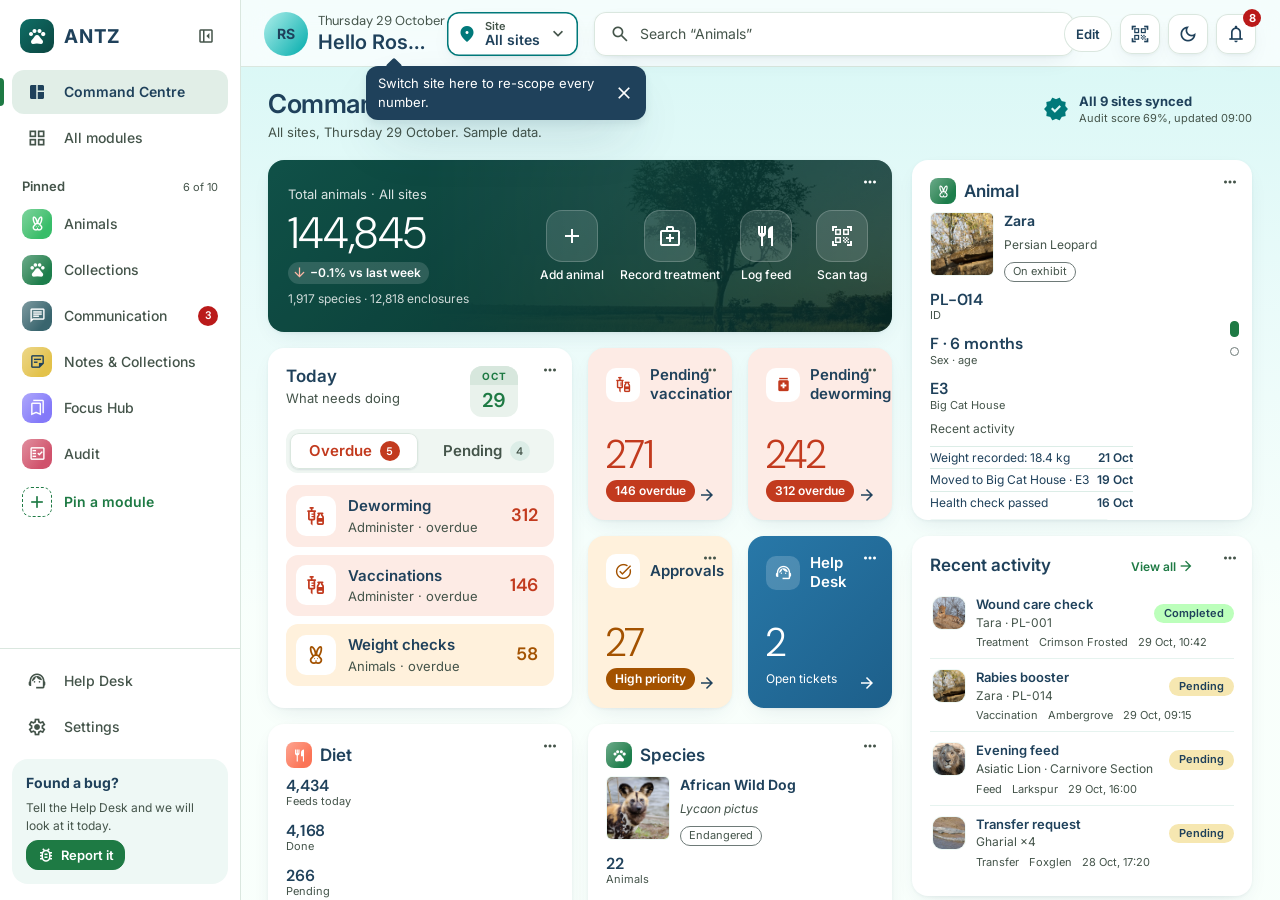
<file: ideations/2 Widget preview (gallery)/index.html>
<!doctype html>
<html lang="en">
<head>
<meta charset="utf-8">
<meta name="viewport" content="width=device-width, initial-scale=1, viewport-fit=cover">
<meta name="robots" content="noindex">
<link rel="icon" href="data:,">
<title>ANTZ</title>
<meta name="theme-color" content="#F2FBF8">
<meta name="color-scheme" content="light dark">
<!-- config first (plain data), then apply the saved theme before any CSS paints: no flash of the wrong theme -->
<script src="config.js"></script>
<script src="data.js"></script>
<script>
  (function () {
    var t = null;
    try { t = localStorage.getItem('antz-theme'); } catch (e) { /* storage blocked */ }
    if (t !== 'light' && t !== 'dark' && t !== 'system') t = (window.ANTZ_CONFIG && window.ANTZ_CONFIG.theme) || 'system';
    if (t === 'light' || t === 'dark') document.documentElement.setAttribute('data-theme', t);
    var dark = t === 'dark' || (t === 'system' && window.matchMedia && matchMedia('(prefers-color-scheme: dark)').matches);
    document.querySelector('meta[name="theme-color"]').setAttribute('content', dark ? '#0D1A20' : '#F2FBF8');
  })();
</script>
<!--
  ANTZ HOME
  index.html  markup only (sidebar, header, dashboard, app window, app screens)
  styles.css  Style 1 tokens + components
  config.js   all content: user, theme default, sites, modules, chart types, home layout, pins, images, sample data
  data.js     seeded sample-data generator (per-site numbers, 12-week series); loaded before app.js
  app.js      behaviour
  Open this file directly (file://) or serve the folder. See README.md.
-->
<link rel="preconnect" href="https://fonts.googleapis.com">
<link rel="stylesheet" href="https://fonts.googleapis.com/css2?family=Inter:wght@400..700&family=DM+Sans:opsz,wght@9..40,400..700&display=swap">
<link rel="stylesheet" href="https://fonts.googleapis.com/css2?family=Material+Symbols+Outlined:opsz,wght,FILL,GRAD@20..48,100..700,0..1,-50..200&display=block">
<link rel="stylesheet" href="styles.css">
</head>
<body>
<div class="shell" id="shell">
  <!-- ===== SIDEBAR: Command Centre, All modules (App Library sheet), pinned modules, help =====
       desktop: 240px, collapsible to a 72px icon rail; tablet: the rail, expandable; phone: drawer from the header menu button.
       The collapse toggle and Ctrl+\ or [ switch it; the choice is saved as antz-side. -->
  <nav class="side" id="side" aria-label="Main">
    <div class="side__top">
      <span class="side__brand"><span class="side__logo" aria-hidden="true"><span class="material-symbols-outlined">pets</span></span><span class="side__word">ANTZ</span></span>
      <button type="button" class="side__toggle" id="sideToggle" data-act="sideToggle" aria-expanded="true" aria-controls="side" aria-label="Collapse sidebar" aria-keyshortcuts="Control+\ ["><span class="material-symbols-outlined ico ico--sm" aria-hidden="true">left_panel_open</span></button>
      <button type="button" class="side__close" id="sideClose" data-act="drawerClose" aria-label="Close menu"><span class="material-symbols-outlined ico" aria-hidden="true">close</span></button>
    </div>
    <div class="side__scroll">
      <ul class="side__list" id="snHome"></ul>
      <div class="side__sec"><h2 id="snPinsH">Pinned</h2><span class="side__count" id="snPinsN"></span></div>
      <ul class="side__list side__pins" id="snPins" aria-labelledby="snPinsH"></ul>
      <button type="button" class="side__add sn" data-act="pinPicker" data-label="Pin a module"><span class="sn__ic"><span class="material-symbols-outlined" aria-hidden="true">add</span></span><span class="sn__lbl">Pin a module</span></button>
    </div>
    <div class="side__foot">
      <ul class="side__list">
        <li><button type="button" class="sn" data-open="help" data-label="Help Desk"><span class="sn__ic"><span class="material-symbols-outlined" aria-hidden="true">support_agent</span></span><span class="sn__lbl">Help Desk</span></button></li>
        <li><button type="button" class="sn" data-act="profile" data-label="Settings and appearance" aria-haspopup="menu"><span class="sn__ic"><span class="material-symbols-outlined" aria-hidden="true">settings</span></span><span class="sn__lbl">Settings</span></button></li>
      </ul>
      <div class="side__card">
        <b>Found a bug?</b>
        <p>Tell the Help Desk and we will look at it today.</p>
        <button type="button" class="btn btn--primary btn--sm" data-act="reportBug"><span class="material-symbols-outlined ico ico--sm" aria-hidden="true">bug_report</span>Report it</button>
      </div>
    </div>
  </nav>
  <div class="side-scrim" id="sideScrim" data-act="drawerClose" hidden></div>
<div class="ui" id="ui">
  <!-- ===== FIXED HEADER: greeting, search, edit, scan, notifications ===== -->
  <header class="status topbar" id="statusBar">
    <div class="hello">
      <button type="button" class="round-btn menu-btn" id="menuBtn" data-act="drawer" aria-controls="side" aria-expanded="false" aria-label="Open menu, pinned modules"><span class="material-symbols-outlined ico" aria-hidden="true">menu</span></button>
      <button type="button" class="avatar" id="avatarBtn" data-act="profile" aria-haspopup="menu" aria-label="Profile">RS</button>
      <div class="hello__txt">
        <p class="hello__sub" id="helloDate"></p>
        <p class="hello__name" id="helloName">Hello Roshni</p>
      </div>
    </div>
    <button type="button" class="site-pill" id="sitePill" data-act="site" aria-haspopup="dialog" aria-expanded="false" aria-label="Change site">
      <span class="material-symbols-outlined site-pill__ic" aria-hidden="true">location_on</span>
      <span class="site-pill__txt"><span class="site-pill__lbl">Site</span><span class="site-pill__name" id="siteLabel">All sites</span></span>
      <span class="material-symbols-outlined site-pill__chev" aria-hidden="true">expand_more</span>
    </button>
    <button type="button" class="hsearch" id="hSearch" data-act="search" aria-label="Search modules, species, animals and notes"><span class="material-symbols-outlined ico" aria-hidden="true">search</span><span class="hsearch__ph" aria-hidden="true">Search “Animals”</span></button>
    <div class="hacts">
      <button type="button" class="pill-btn edit-txt" id="editBtn" data-act="edit">Edit</button>
      <button type="button" class="round-btn" id="scanBtn" data-act="scan" aria-label="Scan a tag, QR or microchip"><span class="material-symbols-outlined ico" aria-hidden="true">qr_code_scanner</span></button>
      <button type="button" class="round-btn" id="themeBtn" data-act="theme" aria-label="Switch to dark mode"><span class="material-symbols-outlined ico" aria-hidden="true">dark_mode</span></button>
      <button type="button" class="round-btn" id="bellBtn" data-act="nc" aria-label="Notification Center, 8 new"><span class="material-symbols-outlined ico" aria-hidden="true">notifications</span><span class="badge" aria-hidden="true">8</span></button>
    </div>
  </header>

  <div class="home" id="home">
    <!-- edit (jiggle) mode bar: sits under the fixed header -->
    <div class="editbar" id="editBar">
      <button type="button" class="round-btn" id="addWidgetBtn" data-act="gallery" aria-label="Add Widget"><span class="material-symbols-outlined ico" aria-hidden="true">add</span></button>
      <span class="grow" style="flex:1"></span>
      <span class="muted" style="font-size:12px">Drag a widget’s corner to resize</span>
      <button type="button" class="pill-btn pill-btn--dark" id="doneBtn" data-act="done">Done</button>
    </div>
    <!-- the one home page: the Command Centre dashboard (app.js renders it; it scrolls vertically) -->
    <main class="page page--dash" id="homePages" aria-labelledby="dashH"></main>
  </div>

  <!-- APP WINDOW (a launched module) -->
  <section class="appwin" id="appwin" aria-labelledby="appTitle" hidden>
    <header class="app-hd">
      <button type="button" class="app-home" id="appHome" data-act="home" aria-label="Back to Command Centre"><span class="material-symbols-outlined ico" aria-hidden="true">arrow_back</span><span class="app-home__lbl">Dashboard</span></button>
      <button type="button" class="app-back" id="appBack" data-act="appBack" hidden><span class="material-symbols-outlined ico" aria-hidden="true">arrow_back</span><span>Back</span></button>
      <span class="app__ic" id="appIc" aria-hidden="true"></span>
      <h1 id="appTitle" tabindex="-1">App</h1>
      <button type="button" class="btn btn--ghost btn--sm pin-toggle" id="appPin" data-pin="" aria-pressed="false"><span class="material-symbols-outlined ico ico--sm" aria-hidden="true">push_pin</span><span class="lbl-long">Pin to sidebar</span><span class="vh">, pinned to the sidebar</span></button>
      <button type="button" class="icon-btn" id="appMore" data-more="" aria-label="More options" aria-haspopup="menu"><span class="material-symbols-outlined ico" aria-hidden="true">more_horiz</span></button>
    </header>
    <div class="app-body" id="appBody">

      <!-- NOTES & COLLECTIONS -->
      <section class="screen has-fab" data-screen="notes" aria-label="Notes and collections" hidden>
        <div class="app-toolbar">
          <p>Observation notes from every section, grouped into collections.</p>
          <div class="app-toolbar__acts"><button type="button" class="btn btn--primary" data-act="toast" data-msg="New note · opens the note editor"><span class="material-symbols-outlined ico ico--sm" aria-hidden="true">add</span>New note</button></div>
        </div>
        <div class="two-col">
          <div class="side-list" id="noteCollsBox">
            <h2 id="h-ncoll">Collections</h2>
            <ul id="noteColls" aria-labelledby="h-ncoll"></ul>
            <button type="button" class="btn btn--ghost btn--sm side-list__add" data-act="toast" data-msg="New collection"><span class="material-symbols-outlined ico ico--sm" aria-hidden="true">add</span>New collection</button>
          </div>
          <div>
            <div class="filters" id="notesFilters">
              <label class="search"><span class="material-symbols-outlined ico ico--sm" aria-hidden="true">search</span><span class="vh">Search notes</span><input type="search" id="noteQ" placeholder="Search notes"></label>
              <div class="chips" role="group" aria-label="Note type" id="noteTypes"></div>
              <label><span class="vh">Sort notes</span><select class="sel" id="noteSort"><option>Newest first</option><option>Oldest first</option><option>A-Z</option></select></label>
              <span class="result-count" id="noteCount" aria-live="polite"></span>
            </div>
            <ul class="cards" id="noteGrid"></ul>
          </div>
        </div>
        <button type="button" class="btn btn--primary fab" data-act="toast" data-msg="New note · opens the note editor"><span class="material-symbols-outlined ico ico--sm" aria-hidden="true">add</span>New note</button>
      </section>

      <!-- COLLECTIONS → SPECIES → ANIMAL -->
      <section class="screen" data-screen="collections" aria-label="Collections" hidden>
        <div class="level" data-level="module">
          <div class="app-toolbar">
            <p>Every species and animal across the sites.</p>
            <div class="app-toolbar__acts"><button type="button" class="btn btn--primary" data-act="toast" data-msg="Add a species"><span class="material-symbols-outlined ico ico--sm" aria-hidden="true">add</span>Add species</button></div>
          </div>
          <div class="stats">
            <div class="stat"><b>2,411</b><span>Species</span></div>
            <div class="stat"><b>110,020</b><span>Animals</span></div>
            <div class="stat"><b>643</b><span>Newly added</span></div>
            <div class="stat"><b>9</b><span>Sites</span></div>
          </div>
          <div class="filters" id="spFilters">
            <label class="search"><span class="material-symbols-outlined ico ico--sm" aria-hidden="true">search</span><span class="vh">Search species</span><input type="search" id="spQ" placeholder="Common or scientific name"></label>
            <div class="chips" role="group" aria-label="Class" id="spClasses"></div>
            <label><span class="vh">Site</span><select class="sel" id="spSite"><option>All sites</option><option>Clearspring</option><option>Crimson Frosted</option><option>Foxglen</option><option>Hollowpine</option></select></label>
            <label><span class="vh">Sort species</span><select class="sel" id="spSort"><option value="count">Most animals</option><option value="az">A-Z</option></select></label>
            <span class="result-count" id="spCount" aria-live="polite"></span>
          </div>
          <ul class="sp-grid" id="spGrid"></ul>
        </div>

        <div class="level" data-level="species" hidden>
          <nav class="crumbs" aria-label="Breadcrumb"><ol><li><button type="button" data-act="lvl" data-level="module">Collections</button></li><li aria-current="page" class="spName">Persian Leopard</li></ol></nav>
          <div class="sp-layout">
            <div class="profile" id="spProfile">
              <span class="ph" aria-hidden="true"></span>
              <div><h2 class="spName" tabindex="-1" id="h-sp">Persian Leopard</h2><p class="sci" id="spSci">Panthera pardus saxicolor</p></div>
              <div class="acts spActs"></div>
              <dl class="facts" id="spFacts"></dl>
            </div>
            <div>
              <div class="tabs segctl" role="tablist" aria-label="Species sections">
                <button type="button" class="tab" role="tab" id="spt-animals" aria-controls="spp-animals" aria-selected="true">Animals</button>
                <button type="button" class="tab" role="tab" id="spt-over" aria-controls="spp-over" aria-selected="false" tabindex="-1">Overview</button>
                <button type="button" class="tab" role="tab" id="spt-med" aria-controls="spp-med" aria-selected="false" tabindex="-1">Medical</button>
                <button type="button" class="tab" role="tab" id="spt-notes" aria-controls="spp-notes" aria-selected="false" tabindex="-1">Notes</button>
              </div>
              <div role="tabpanel" id="spp-animals" aria-labelledby="spt-animals">
                <div class="filters" id="anFilters">
                  <label class="search"><span class="material-symbols-outlined ico ico--sm" aria-hidden="true">search</span><span class="vh">Search animals</span><input type="search" id="anQ" placeholder="Name or ID"></label>
                  <div class="chips" role="group" aria-label="Sex" id="anSex"></div>
                  <span class="result-count" id="anCount" aria-live="polite"></span>
                </div>
                <ul class="an-grid" id="anGrid"></ul>
              </div>
              <div role="tabpanel" id="spp-over" aria-labelledby="spt-over" hidden><div class="panel placeholder-panel"><span class="bar b90"></span><span class="bar b100"></span><span class="bar b70"></span></div></div>
              <div role="tabpanel" id="spp-med" aria-labelledby="spt-med" hidden><div class="panel placeholder-panel"><span class="bar b60"></span><span class="bar b90"></span></div></div>
              <div role="tabpanel" id="spp-notes" aria-labelledby="spt-notes" hidden><div class="panel placeholder-panel"><span class="bar b80"></span><span class="bar b60"></span></div></div>
            </div>
          </div>
        </div>

        <div class="level" data-level="animal" hidden>
          <nav class="crumbs" aria-label="Breadcrumb"><ol><li><button type="button" data-act="lvl" data-level="module">Collections</button></li><li><button type="button" data-act="lvl" data-level="species" class="spName">Persian Leopard</button></li><li aria-current="page" class="anName">Zara</li></ol></nav>
          <div class="an-layout">
            <div class="profile" id="anProfile">
              <span class="ph" aria-hidden="true"></span>
              <div><h2 tabindex="-1" id="h-an"><span class="anName">Zara</span> <span class="muted" style="font-weight:400;font-size:.7em" id="anIdH">PL-014</span></h2><p class="sci"><span class="spName">Persian Leopard</span> · <span id="anStatusH">On exhibit</span></p></div>
              <div class="acts anActs"></div>
              <dl class="facts" id="anFacts"></dl>
            </div>
            <div>
              <div class="tabs" role="tablist" aria-label="Animal record" id="anTabs">
                <button type="button" class="tab" role="tab" id="ant-over" aria-controls="anp-over" aria-selected="true">Overview</button>
                <button type="button" class="tab" role="tab" id="ant-med" aria-controls="anp-med" aria-selected="false" tabindex="-1">Medical</button>
                <button type="button" class="tab" role="tab" id="ant-diet" aria-controls="anp-diet" aria-selected="false" tabindex="-1">Diet</button>
                <button type="button" class="tab" role="tab" id="ant-house" aria-controls="anp-house" aria-selected="false" tabindex="-1">Housing</button>
                <button type="button" class="tab" role="tab" id="ant-notes" aria-controls="anp-notes" aria-selected="false" tabindex="-1">Notes</button>
              </div>
              <div role="tabpanel" id="anp-over" aria-labelledby="ant-over">
                <div class="kpis">
                  <div class="kpi"><b>18.4 kg</b><span>Last weight · 21 Oct</span></div>
                  <div class="kpi"><b>12 Aug</b><span>Last vaccination</span></div>
                  <div class="kpi is-hot"><b>Overdue</b><span>Deworming · due 20 Oct</span></div>
                </div>
                <div class="panel">
                  <h3 class="sec-title">Recent activity</h3>
                  <ul class="timeline">
                    <li><span>Weight recorded: 18.4 kg</span><small>21 Oct</small></li>
                    <li><span>Moved to Big Cat House · E3 (exhibit)</span><small>19 Oct</small></li>
                    <li><span>Final health check passed</span><small>16 Oct</small></li>
                    <li><span>Note added: Coat Condition</span><small>30 Aug</small></li>
                  </ul>
                </div>
              </div>
              <div role="tabpanel" id="anp-med" aria-labelledby="ant-med" hidden><div class="panel placeholder-panel"><span class="bar b80"></span><span class="bar b100"></span></div></div>
              <div role="tabpanel" id="anp-diet" aria-labelledby="ant-diet" hidden><div class="panel placeholder-panel"><span class="bar b70"></span><span class="bar b40"></span></div></div>
              <div role="tabpanel" id="anp-house" aria-labelledby="ant-house" hidden><div class="panel placeholder-panel"><span class="bar b90"></span><span class="bar b60"></span></div></div>
              <div role="tabpanel" id="anp-notes" aria-labelledby="ant-notes" hidden><div class="panel placeholder-panel"><span class="bar b80"></span><span class="bar b70"></span></div></div>
            </div>
            <div class="an-side">
              <div class="panel" id="anQA">
                <h3 class="sec-title">Quick actions</h3>
                <div class="qa-list">
                  <button type="button" class="btn btn--ghost" data-act="toast" data-msg="Record weight"><span class="material-symbols-outlined ico ico--sm" aria-hidden="true">add</span>Record weight</button>
                  <button type="button" class="btn btn--ghost" data-act="toast" data-msg="Record a dose"><span class="material-symbols-outlined ico ico--sm" aria-hidden="true">add</span>Record a dose</button>
                  <button type="button" class="btn btn--ghost" data-act="toast" data-msg="Add note"><span class="material-symbols-outlined ico ico--sm" aria-hidden="true">add</span>Add note</button>
                  <button type="button" class="btn btn--ghost" data-act="toast" data-msg="New transfer request"><span class="material-symbols-outlined ico ico--sm" aria-hidden="true">add</span>Request transfer</button>
                </div>
              </div>
              <div class="panel" id="anRelBox"><h3 class="sec-title">Related animals</h3><ul class="rel" id="anRel"></ul></div>
            </div>
          </div>
        </div>
      </section>

      <!-- ANNOUNCEMENTS -->
      <section class="screen" data-screen="announcements" aria-label="Announcements" hidden>
        <div class="app-toolbar">
          <p>News for everyone, from admins and teams.</p>
          <div class="app-toolbar__acts"><button type="button" class="btn btn--primary" data-act="toast" data-msg="Post an announcement"><span class="material-symbols-outlined ico ico--sm" aria-hidden="true">add</span>Post</button></div>
        </div>
        <div class="split" id="annSplit">
          <div class="list-col">
            <div class="filters"><div class="chips" role="group" aria-label="Show" id="annFilters"></div></div>
            <ul class="ann-list" id="annList"></ul>
          </div>
          <article class="read-pane" id="annRead" aria-labelledby="annReadT"><div id="annReadBody"></div></article>
        </div>
      </section>

      <!-- COMMUNICATION -->
      <section class="screen" data-screen="communication" aria-label="Communication" hidden>
        <div class="app-toolbar">
          <p>Chats with your teams.</p>
          <div class="app-toolbar__acts"><button type="button" class="btn btn--primary" data-act="toast" data-msg="New message"><span class="material-symbols-outlined ico ico--sm" aria-hidden="true">add</span>New message</button></div>
        </div>
        <div class="chat" id="chat">
          <div class="chat__list">
            <div class="chat__list-hd">
              <label class="search"><span class="material-symbols-outlined ico ico--sm" aria-hidden="true">search</span><span class="vh">Search chats</span><input type="search" placeholder="Search people and groups"></label>
              <div class="tabs segctl" role="tablist" aria-label="Conversation type" id="chatTabs">
                <button type="button" class="tab" role="tab" aria-controls="convoPanel" aria-selected="true" data-value="all">Chats <span class="badge" aria-label="3 unread">3</span></button>
                <button type="button" class="tab" role="tab" aria-controls="convoPanel" aria-selected="false" tabindex="-1" data-value="group">Groups</button>
              </div>
            </div>
            <div class="convos" role="tabpanel" id="convoPanel" aria-label="Conversations"><ul id="convoList"></ul></div>
          </div>
          <div class="thread" id="thread">
            <div class="thread__hd">
              <span class="av" id="thAv">KV</span>
              <div class="grow"><b id="thName" class="ell" style="display:block">Kai Vance</b><small id="thSub">Maintenance · online</small></div>
              <button type="button" class="icon-btn info-btn" data-act="chatInfo" aria-pressed="false" aria-label="Conversation info"><span class="material-symbols-outlined ico" aria-hidden="true">info</span></button>
            </div>
            <div class="msgs" id="msgs" tabindex="0" aria-label="Messages"></div>
            <form class="composer" id="composer">
              <button type="button" class="icon-btn" data-act="toast" data-msg="Attach a photo or file" aria-label="Attach"><span class="material-symbols-outlined ico" aria-hidden="true">attach_file</span></button>
              <label class="vh" for="composeIn">Message</label>
              <input id="composeIn" type="text" placeholder="Write a message" autocomplete="off">
              <button type="submit" class="icon-btn" aria-label="Send" style="background:var(--md-sys-color-primary);color:var(--md-sys-color-on-primary);border-color:var(--md-sys-color-primary)"><span class="material-symbols-outlined ico" aria-hidden="true">send</span></button>
            </form>
          </div>
          <aside class="chat__info" aria-label="Conversation info">
            <h3>Members</h3>
            <ul class="members" id="chatMembers"></ul>
            <h3>Shared files</h3>
            <div class="files"><span class="ph"></span><span class="ph"></span><span class="ph"></span><span class="ph"></span><span class="ph"></span><span class="ph"></span></div>
          </aside>
        </div>
      </section>

      <!-- FOCUS HUB -->
      <section class="screen" data-screen="focus" aria-label="Focus Hub" hidden>
        <div class="app-toolbar"><p>Everything you liked or bookmarked: species, animals, notes and announcements.</p></div>
        <div class="two-col">
          <div class="side-list" id="folderBox">
            <h2 id="h-folders">Folders</h2>
            <ul id="folderList" aria-labelledby="h-folders"></ul>
            <button type="button" class="btn btn--ghost btn--sm side-list__add" data-act="toast" data-msg="New folder"><span class="material-symbols-outlined ico ico--sm" aria-hidden="true">add</span>New folder</button>
          </div>
          <div>
            <div class="tabs segctl" role="tablist" aria-label="Saved items" id="focusTabs">
              <button type="button" class="tab" role="tab" aria-controls="savedPanel" aria-selected="true" data-value="all">All <span class="count" id="cAll"></span></button>
              <button type="button" class="tab" role="tab" aria-controls="savedPanel" aria-selected="false" tabindex="-1" data-value="liked">Liked <span class="count" id="cLiked"></span></button>
              <button type="button" class="tab" role="tab" aria-controls="savedPanel" aria-selected="false" tabindex="-1" data-value="bm">Bookmarked <span class="count" id="cBm"></span></button>
            </div>
            <div role="tabpanel" id="savedPanel" aria-label="Saved items">
              <div class="filters"><div class="chips" role="group" aria-label="Item type" id="focusTypes"></div><span class="result-count" id="focusCount" aria-live="polite"></span></div>
              <ul class="saved-grid" id="savedGrid"></ul>
            </div>
          </div>
        </div>
      </section>

      <!-- HELP DESK -->
      <section class="screen" data-screen="help" aria-label="Help Desk" hidden>
        <div class="app-toolbar">
          <p>Search the guides first, then raise a ticket.</p>
          <div class="app-toolbar__acts"><button type="button" class="btn btn--primary" data-act="ticketOpen"><span class="material-symbols-outlined ico ico--sm" aria-hidden="true">add</span>Raise a ticket</button></div>
        </div>
        <div class="help-layout">
          <div>
            <div class="status-row" role="group" aria-label="Filter by status" id="statusRow">
              <button type="button" class="status-btn" data-status="Open" aria-pressed="false"><b>2</b><span>Open</span></button>
              <button type="button" class="status-btn" data-status="In progress" aria-pressed="false"><b>1</b><span>In progress</span></button>
              <button type="button" class="status-btn" data-status="Resolved" aria-pressed="false"><b>14</b><span>Resolved</span></button>
            </div>
            <div class="table-wrap" id="ticketTable">
              <table class="table">
                <caption class="vh">My tickets</caption>
                <thead><tr><th scope="col">Ticket</th><th scope="col">Subject</th><th scope="col">Module</th><th scope="col">Priority</th><th scope="col">Status</th><th scope="col">Updated</th></tr></thead>
                <tbody id="ticketRows"></tbody>
              </table>
            </div>
          </div>
          <div class="help-side">
            <form class="form-panel" id="ticketForm" aria-labelledby="h-raise">
              <div class="form-panel__hd"><h2 id="h-raise">Raise a ticket</h2><button type="button" class="icon-btn form-close" data-act="ticketClose" aria-label="Close form"><span class="material-symbols-outlined ico" aria-hidden="true">close</span></button></div>
              <div class="field"><label class="field-lbl" for="tkMod">Module</label><select id="tkMod"><option>Collections</option><option>Medical</option><option>Pharmacy</option><option>Housing</option><option>Tags</option><option>Other</option></select></div>
              <div class="field"><label class="field-lbl" for="tkSub">Subject</label><input id="tkSub" type="text" placeholder="What went wrong?"></div>
              <div class="field"><label class="field-lbl" for="tkDesc">Details</label><textarea id="tkDesc" placeholder="Steps, site and animal ID if relevant"></textarea></div>
              <fieldset class="field"><legend class="field-lbl">Priority</legend><div class="radios"><label><input type="radio" name="prio" checked> Low</label><label><input type="radio" name="prio"> Medium</label><label><input type="radio" name="prio"> High</label></div></fieldset>
              <div style="display:flex;gap:8px;flex-wrap:wrap"><button type="button" class="btn btn--ghost" data-act="toast" data-msg="Attach a screenshot"><span class="material-symbols-outlined ico ico--sm" aria-hidden="true">attach_file</span>Attach</button><button type="submit" class="btn btn--primary">Submit ticket</button></div>
            </form>
            <div class="panel" id="guides">
              <h2 class="sec-title">Guides</h2>
              <label class="search" style="margin-bottom:8px"><span class="material-symbols-outlined ico ico--sm" aria-hidden="true">search</span><span class="vh">Search guides</span><input type="search" placeholder="Search guides"></label>
              <ul class="articles">
                <li><button type="button" class="link" data-act="toast" data-msg="Guide: Print tag labels">How to print tag labels</button></li>
                <li><button type="button" class="link" data-act="toast" data-msg="Guide: Transfer an animal">Request an animal transfer</button></li>
                <li><button type="button" class="link" data-act="toast" data-msg="Guide: Tablet use">Using ANTZ on a tablet</button></li>
              </ul>
            </div>
          </div>
        </div>
      </section>

      <!-- any other module (placeholder app) -->
      <section class="screen" data-screen="generic" aria-label="Module" hidden>
        <div class="app-toolbar"><p id="genSub">Module</p><div class="app-toolbar__acts" id="genActs"></div></div>
        <div id="genStats"></div>
        <div class="panel placeholder-panel" style="margin-top:14px"><span class="bar b90"></span><span class="bar b100"></span><span class="bar b70"></span></div>
        <p class="muted" style="margin-top:14px">This module’s own screens are outside this wireframe, so it lands on its Large stats view. It launches and closes like every other app.</p>
      </section>
    </div>
  </section>

  <!-- overlays are rendered here -->
  <div id="overlayRoot"></div>
  <div class="toast" id="toast" role="status" aria-live="polite" hidden><span id="toastMsg"></span><button type="button" id="toastAct" hidden></button></div>
</div>

</div>
<script src="app.js"></script>
</body>
</html>
</file>
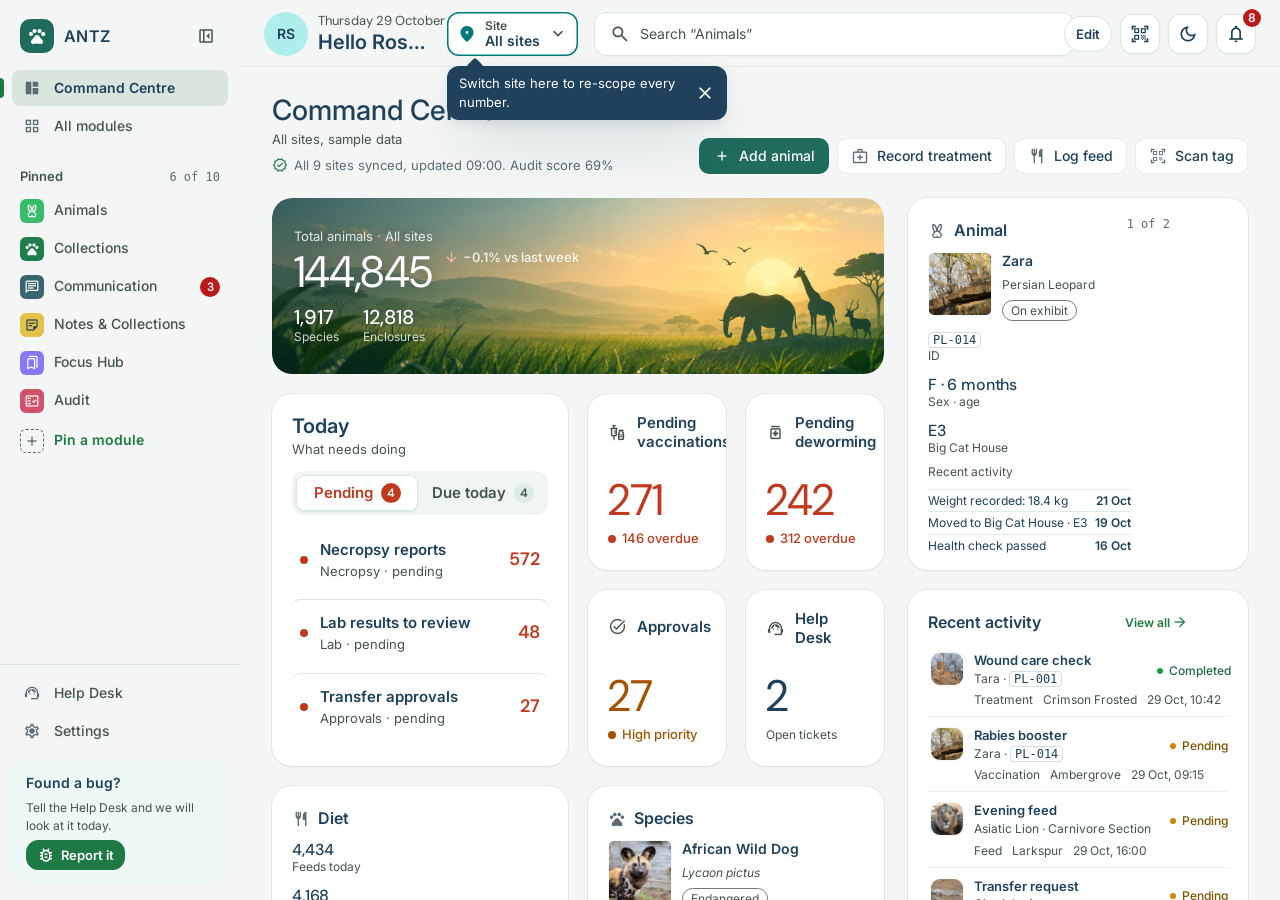
<file: app/legacy.html>
<!doctype html>
<html lang="en">
<head>
<meta charset="utf-8">
<meta name="viewport" content="width=device-width, initial-scale=1, viewport-fit=cover">
<meta name="robots" content="noindex">
<link rel="icon" href="data:,">
<title>ANTZ</title>
<meta name="theme-color" content="#F2FBF8">
<meta name="color-scheme" content="light dark">
<!-- config first (plain data), then apply the saved theme before any CSS paints: no flash of the wrong theme -->
<script src="config.js"></script>
<script src="data.js"></script>
<script>
  (function () {
    var t = null;
    try { t = localStorage.getItem('antz-theme'); } catch (e) { /* storage blocked */ }
    if (t !== 'light' && t !== 'dark' && t !== 'system') t = (window.ANTZ_CONFIG && window.ANTZ_CONFIG.theme) || 'system';
    if (t === 'light' || t === 'dark') document.documentElement.setAttribute('data-theme', t);
    var dark = t === 'dark' || (t === 'system' && window.matchMedia && matchMedia('(prefers-color-scheme: dark)').matches);
    document.querySelector('meta[name="theme-color"]').setAttribute('content', dark ? '#0D1A20' : '#F2FBF8');
  })();
</script>
<!--
  ANTZ HOME
  index.html  markup only (sidebar, header, dashboard, app window, app screens)
  styles.css  Style 1 tokens + components
  config.js   all content: user, theme default, sites, modules, chart types, home layout, pins, images, sample data
  data.js     seeded sample-data generator (per-site numbers, 12-week series); loaded before app.js
  app.js      behaviour
  Open this file directly (file://) or serve the folder. See README.md.
-->
<link rel="preconnect" href="https://fonts.googleapis.com">
<link rel="stylesheet" href="https://fonts.googleapis.com/css2?family=Inter:wght@400..700&family=DM+Sans:opsz,wght@9..40,400..700&display=swap">
<link rel="stylesheet" href="https://fonts.googleapis.com/css2?family=Material+Symbols+Outlined:opsz,wght,FILL,GRAD@20..48,100..700,0..1,-50..200&display=block">
<link rel="stylesheet" href="styles.css">
</head>
<body>
<div class="shell" id="shell">
  <!-- ===== SIDEBAR: Command Centre, All modules (App Library sheet), pinned modules, help =====
       desktop: 240px, collapsible to a 72px icon rail; tablet: the rail, expandable; phone: drawer from the header menu button.
       The collapse toggle and Ctrl+\ or [ switch it; the choice is saved as antz-side. -->
  <nav class="side" id="side" aria-label="Main">
    <div class="side__top">
      <span class="side__brand"><span class="side__logo" aria-hidden="true"><span class="material-symbols-outlined">pets</span></span><span class="side__word">ANTZ</span></span>
      <button type="button" class="side__toggle" id="sideToggle" data-act="sideToggle" aria-expanded="true" aria-controls="side" aria-label="Collapse sidebar" aria-keyshortcuts="Control+\ ["><span class="material-symbols-outlined ico ico--sm" aria-hidden="true">left_panel_open</span></button>
      <button type="button" class="side__close" id="sideClose" data-act="drawerClose" aria-label="Close menu"><span class="material-symbols-outlined ico" aria-hidden="true">close</span></button>
    </div>
    <div class="side__scroll">
      <ul class="side__list" id="snHome"></ul>
      <div class="side__sec"><h2 id="snPinsH">Pinned</h2><span class="side__count" id="snPinsN"></span></div>
      <ul class="side__list side__pins" id="snPins" aria-labelledby="snPinsH"></ul>
      <button type="button" class="side__add sn" data-act="pinPicker" data-label="Pin a module"><span class="sn__ic"><span class="material-symbols-outlined" aria-hidden="true">add</span></span><span class="sn__lbl">Pin a module</span></button>
    </div>
    <div class="side__foot">
      <ul class="side__list">
        <li><button type="button" class="sn" data-open="help" data-label="Help Desk"><span class="sn__ic"><span class="material-symbols-outlined" aria-hidden="true">support_agent</span></span><span class="sn__lbl">Help Desk</span></button></li>
        <li><button type="button" class="sn" data-act="profile" data-label="Settings and appearance" aria-haspopup="menu"><span class="sn__ic"><span class="material-symbols-outlined" aria-hidden="true">settings</span></span><span class="sn__lbl">Settings</span></button></li>
      </ul>
      <div class="side__card">
        <b>Found a bug?</b>
        <p>Tell the Help Desk and we will look at it today.</p>
        <button type="button" class="btn btn--primary btn--sm" data-act="reportBug"><span class="material-symbols-outlined ico ico--sm" aria-hidden="true">bug_report</span>Report it</button>
      </div>
    </div>
  </nav>
  <div class="side-scrim" id="sideScrim" data-act="drawerClose" hidden></div>
<div class="ui" id="ui">
  <!-- ===== FIXED HEADER: greeting, search, edit, scan, notifications ===== -->
  <header class="status topbar" id="statusBar">
    <div class="hello">
      <button type="button" class="round-btn menu-btn" id="menuBtn" data-act="drawer" aria-controls="side" aria-expanded="false" aria-label="Open menu, pinned modules"><span class="material-symbols-outlined ico" aria-hidden="true">menu</span></button>
      <button type="button" class="avatar" id="avatarBtn" data-act="profile" aria-haspopup="menu" aria-label="Profile">RS</button>
      <div class="hello__txt">
        <p class="hello__sub" id="helloDate"></p>
        <p class="hello__name" id="helloName">Hello Roshni</p>
      </div>
    </div>
    <button type="button" class="site-pill" id="sitePill" data-act="site" aria-haspopup="dialog" aria-expanded="false" aria-label="Change site">
      <span class="material-symbols-outlined site-pill__ic" aria-hidden="true">location_on</span>
      <span class="site-pill__txt"><span class="site-pill__lbl">Site</span><span class="site-pill__name" id="siteLabel">All sites</span></span>
      <span class="material-symbols-outlined site-pill__chev" aria-hidden="true">expand_more</span>
    </button>
    <button type="button" class="hsearch" id="hSearch" data-act="search" aria-label="Search modules, species, animals and notes"><span class="material-symbols-outlined ico" aria-hidden="true">search</span><span class="hsearch__ph" aria-hidden="true">Search “Animals”</span></button>
    <div class="hacts">
      <button type="button" class="pill-btn edit-txt" id="editBtn" data-act="edit">Edit</button>
      <button type="button" class="round-btn" id="scanBtn" data-act="scan" aria-label="Scan a tag, QR or microchip"><span class="material-symbols-outlined ico" aria-hidden="true">qr_code_scanner</span></button>
      <button type="button" class="round-btn" id="themeBtn" data-act="theme" aria-label="Switch to dark mode"><span class="material-symbols-outlined ico" aria-hidden="true">dark_mode</span></button>
      <button type="button" class="round-btn" id="bellBtn" data-act="nc" aria-label="Notification Center, 8 new"><span class="material-symbols-outlined ico" aria-hidden="true">notifications</span><span class="badge" aria-hidden="true">8</span></button>
    </div>
  </header>

  <div class="home" id="home">
    <!-- edit (jiggle) mode bar: sits under the fixed header -->
    <div class="editbar" id="editBar">
      <button type="button" class="round-btn" id="addWidgetBtn" data-act="gallery" aria-label="Add Widget"><span class="material-symbols-outlined ico" aria-hidden="true">add</span></button>
      <span class="grow" style="flex:1"></span>
      <span class="muted" style="font-size:12px">Drag a widget’s corner to resize</span>
      <button type="button" class="pill-btn pill-btn--dark" id="doneBtn" data-act="done">Done</button>
    </div>
    <!-- the one home page: the Command Centre dashboard (app.js renders it; it scrolls vertically) -->
    <main class="page page--dash" id="homePages" aria-labelledby="dashH"></main>
  </div>

  <!-- APP WINDOW (a launched module) -->
  <section class="appwin" id="appwin" aria-labelledby="appTitle" hidden>
    <header class="app-hd">
      <button type="button" class="app-home" id="appHome" data-act="home" aria-label="Back to Command Centre"><span class="material-symbols-outlined ico" aria-hidden="true">arrow_back</span><span class="app-home__lbl">Dashboard</span></button>
      <button type="button" class="app-back" id="appBack" data-act="appBack" hidden><span class="material-symbols-outlined ico" aria-hidden="true">arrow_back</span><span>Back</span></button>
      <span class="app__ic" id="appIc" aria-hidden="true"></span>
      <h1 id="appTitle" tabindex="-1">App</h1>
      <button type="button" class="btn btn--ghost btn--sm pin-toggle" id="appPin" data-pin="" aria-pressed="false"><span class="material-symbols-outlined ico ico--sm" aria-hidden="true">push_pin</span><span class="lbl-long">Pin to sidebar</span><span class="vh">, pinned to the sidebar</span></button>
      <button type="button" class="icon-btn" id="appMore" data-more="" aria-label="More options" aria-haspopup="menu"><span class="material-symbols-outlined ico" aria-hidden="true">more_horiz</span></button>
    </header>
    <div class="app-body" id="appBody">

      <!-- NOTES & COLLECTIONS -->
      <section class="screen has-fab" data-screen="notes" aria-label="Notes and collections" hidden>
        <div class="app-toolbar">
          <p>Observation notes from every section, grouped into collections.</p>
          <div class="app-toolbar__acts"><button type="button" class="btn btn--primary" data-act="nwNew"><span class="material-symbols-outlined ico ico--sm" aria-hidden="true">add</span>New note</button></div>
        </div>
        <div class="two-col">
          <div class="side-list" id="noteCollsBox">
            <h2 id="h-ncoll">Collections</h2>
            <ul id="noteColls" aria-labelledby="h-ncoll"></ul>
            <button type="button" class="btn btn--ghost btn--sm side-list__add" data-act="toast" data-msg="New collection"><span class="material-symbols-outlined ico ico--sm" aria-hidden="true">add</span>New collection</button>
          </div>
          <div>
            <div class="filters" id="notesFilters">
              <label class="search"><span class="material-symbols-outlined ico ico--sm" aria-hidden="true">search</span><span class="vh">Search notes</span><input type="search" id="noteQ" placeholder="Search notes"></label>
              <div class="chips" role="group" aria-label="Note type" id="noteTypes"></div>
              <label><span class="vh">Sort notes</span><select class="sel" id="noteSort"><option>Newest first</option><option>Oldest first</option><option>A-Z</option></select></label>
              <span class="result-count" id="noteCount" aria-live="polite"></span>
            </div>
            <ul class="cards" id="noteGrid"></ul>
          </div>
        </div>
        <button type="button" class="btn btn--primary fab" data-act="nwNew"><span class="material-symbols-outlined ico ico--sm" aria-hidden="true">add</span>New note</button>
      </section>

      <!-- COLLECTIONS → SPECIES → ANIMAL -->
      <section class="screen" data-screen="collections" aria-label="Collections" hidden>
        <div class="level" data-level="module">
          <div class="app-toolbar">
            <p>Every species and animal across the sites.</p>
            <div class="app-toolbar__acts"><button type="button" class="btn btn--primary" data-act="toast" data-msg="Add a species"><span class="material-symbols-outlined ico ico--sm" aria-hidden="true">add</span>Add species</button></div>
          </div>
          <div class="stats">
            <div class="stat"><b>2,411</b><span>Species</span></div>
            <div class="stat"><b>110,020</b><span>Animals</span></div>
            <div class="stat"><b>643</b><span>Newly added</span></div>
            <div class="stat"><b>9</b><span>Sites</span></div>
          </div>
          <div class="filters" id="spFilters">
            <label class="search"><span class="material-symbols-outlined ico ico--sm" aria-hidden="true">search</span><span class="vh">Search species</span><input type="search" id="spQ" placeholder="Common or scientific name"></label>
            <div class="chips" role="group" aria-label="Class" id="spClasses"></div>
            <label><span class="vh">Site</span><select class="sel" id="spSite"><option>All sites</option><option>Clearspring</option><option>Crimson Frosted</option><option>Foxglen</option><option>Hollowpine</option></select></label>
            <label><span class="vh">Sort species</span><select class="sel" id="spSort"><option value="count">Most animals</option><option value="az">A-Z</option></select></label>
            <span class="result-count" id="spCount" aria-live="polite"></span>
          </div>
          <ul class="sp-grid" id="spGrid"></ul>
        </div>

        <div class="level" data-level="species" hidden>
          <nav class="crumbs" aria-label="Breadcrumb"><ol><li><button type="button" data-act="lvl" data-level="module">Collections</button></li><li aria-current="page" class="spName">Persian Leopard</li></ol></nav>
          <div class="sp-layout">
            <div class="profile" id="spProfile">
              <span class="ph" aria-hidden="true"></span>
              <div><h2 class="spName" tabindex="-1" id="h-sp">Persian Leopard</h2><p class="sci" id="spSci">Panthera pardus saxicolor</p></div>
              <div class="acts spActs"></div>
              <dl class="facts" id="spFacts"></dl>
            </div>
            <div>
              <div class="tabs segctl" role="tablist" aria-label="Species sections">
                <button type="button" class="tab" role="tab" id="spt-animals" aria-controls="spp-animals" aria-selected="true">Animals</button>
                <button type="button" class="tab" role="tab" id="spt-over" aria-controls="spp-over" aria-selected="false" tabindex="-1">Overview</button>
                <button type="button" class="tab" role="tab" id="spt-med" aria-controls="spp-med" aria-selected="false" tabindex="-1">Medical</button>
                <button type="button" class="tab" role="tab" id="spt-notes" aria-controls="spp-notes" aria-selected="false" tabindex="-1">Notes</button>
              </div>
              <div role="tabpanel" id="spp-animals" aria-labelledby="spt-animals">
                <div class="filters" id="anFilters">
                  <label class="search"><span class="material-symbols-outlined ico ico--sm" aria-hidden="true">search</span><span class="vh">Search animals</span><input type="search" id="anQ" placeholder="Name or ID"></label>
                  <div class="chips" role="group" aria-label="Sex" id="anSex"></div>
                  <span class="result-count" id="anCount" aria-live="polite"></span>
                </div>
                <ul class="an-grid" id="anGrid"></ul>
              </div>
              <div role="tabpanel" id="spp-over" aria-labelledby="spt-over" hidden><div class="panel placeholder-panel"><span class="bar b90"></span><span class="bar b100"></span><span class="bar b70"></span></div></div>
              <div role="tabpanel" id="spp-med" aria-labelledby="spt-med" hidden><div class="panel placeholder-panel"><span class="bar b60"></span><span class="bar b90"></span></div></div>
              <div role="tabpanel" id="spp-notes" aria-labelledby="spt-notes" hidden><div class="panel placeholder-panel"><span class="bar b80"></span><span class="bar b60"></span></div></div>
            </div>
          </div>
        </div>

        <div class="level" data-level="animal" hidden>
          <nav class="crumbs" aria-label="Breadcrumb"><ol><li><button type="button" data-act="lvl" data-level="module">Collections</button></li><li><button type="button" data-act="lvl" data-level="species" class="spName">Persian Leopard</button></li><li aria-current="page" class="anName">Zara</li></ol></nav>
          <div class="an-layout">
            <div class="profile" id="anProfile">
              <span class="ph" aria-hidden="true"></span>
              <div><h2 tabindex="-1" id="h-an"><span class="anName">Zara</span> <span class="muted" style="font-weight:400;font-size:.7em" id="anIdH">PL-014</span></h2><p class="sci"><span class="spName">Persian Leopard</span> · <span id="anStatusH">On exhibit</span></p></div>
              <div class="acts anActs"></div>
              <dl class="facts" id="anFacts"></dl>
            </div>
            <div>
              <div class="tabs" role="tablist" aria-label="Animal record" id="anTabs">
                <button type="button" class="tab" role="tab" id="ant-over" aria-controls="anp-over" aria-selected="true">Overview</button>
                <button type="button" class="tab" role="tab" id="ant-med" aria-controls="anp-med" aria-selected="false" tabindex="-1">Medical</button>
                <button type="button" class="tab" role="tab" id="ant-diet" aria-controls="anp-diet" aria-selected="false" tabindex="-1">Diet</button>
                <button type="button" class="tab" role="tab" id="ant-house" aria-controls="anp-house" aria-selected="false" tabindex="-1">Housing</button>
                <button type="button" class="tab" role="tab" id="ant-notes" aria-controls="anp-notes" aria-selected="false" tabindex="-1">Notes</button>
              </div>
              <div role="tabpanel" id="anp-over" aria-labelledby="ant-over">
                <div class="kpis">
                  <div class="kpi"><b>18.4 kg</b><span>Last weight · 21 Oct</span></div>
                  <div class="kpi"><b>12 Aug</b><span>Last vaccination</span></div>
                  <div class="kpi is-hot"><b>Overdue</b><span>Deworming · due 20 Oct</span></div>
                </div>
                <div class="panel">
                  <h3 class="sec-title">Recent activity</h3>
                  <ul class="timeline">
                    <li><span>Weight recorded: 18.4 kg</span><small>21 Oct</small></li>
                    <li><span>Moved to Big Cat House · E3 (exhibit)</span><small>19 Oct</small></li>
                    <li><span>Final health check passed</span><small>16 Oct</small></li>
                    <li><span>Note added: Coat Condition</span><small>30 Aug</small></li>
                  </ul>
                </div>
              </div>
              <div role="tabpanel" id="anp-med" aria-labelledby="ant-med" hidden><div class="panel placeholder-panel"><span class="bar b80"></span><span class="bar b100"></span></div></div>
              <div role="tabpanel" id="anp-diet" aria-labelledby="ant-diet" hidden><div class="panel placeholder-panel"><span class="bar b70"></span><span class="bar b40"></span></div></div>
              <div role="tabpanel" id="anp-house" aria-labelledby="ant-house" hidden><div class="panel placeholder-panel"><span class="bar b90"></span><span class="bar b60"></span></div></div>
              <div role="tabpanel" id="anp-notes" aria-labelledby="ant-notes" hidden><div class="panel placeholder-panel"><span class="bar b80"></span><span class="bar b70"></span></div></div>
            </div>
            <div class="an-side">
              <div class="panel" id="anQA">
                <h3 class="sec-title">Quick actions</h3>
                <div class="qa-list">
                  <button type="button" class="btn btn--ghost" data-act="toast" data-msg="Record weight"><span class="material-symbols-outlined ico ico--sm" aria-hidden="true">add</span>Record weight</button>
                  <button type="button" class="btn btn--ghost" data-act="toast" data-msg="Record a dose"><span class="material-symbols-outlined ico ico--sm" aria-hidden="true">add</span>Record a dose</button>
                  <button type="button" class="btn btn--ghost" data-act="toast" data-msg="Add note"><span class="material-symbols-outlined ico ico--sm" aria-hidden="true">add</span>Add note</button>
                  <button type="button" class="btn btn--ghost" data-act="toast" data-msg="New transfer request"><span class="material-symbols-outlined ico ico--sm" aria-hidden="true">add</span>Request transfer</button>
                </div>
              </div>
              <div class="panel" id="anRelBox"><h3 class="sec-title">Related animals</h3><ul class="rel" id="anRel"></ul></div>
            </div>
          </div>
        </div>
      </section>

      <!-- ANNOUNCEMENTS -->
      <section class="screen" data-screen="announcements" aria-label="Announcements" hidden>
        <div class="app-toolbar">
          <p>News for everyone, from admins and teams.</p>
          <div class="app-toolbar__acts"><button type="button" class="btn btn--primary" data-act="toast" data-msg="Post an announcement"><span class="material-symbols-outlined ico ico--sm" aria-hidden="true">add</span>Post</button></div>
        </div>
        <div class="split" id="annSplit">
          <div class="list-col">
            <div class="filters"><div class="chips" role="group" aria-label="Show" id="annFilters"></div></div>
            <ul class="ann-list" id="annList"></ul>
          </div>
          <article class="read-pane" id="annRead" aria-labelledby="annReadT"><div id="annReadBody"></div></article>
        </div>
      </section>

      <!-- COMMUNICATION -->
      <section class="screen" data-screen="communication" aria-label="Communication" hidden>
        <div class="app-toolbar">
          <p>Chats with your teams.</p>
          <div class="app-toolbar__acts"><button type="button" class="btn btn--primary" data-act="toast" data-msg="New message"><span class="material-symbols-outlined ico ico--sm" aria-hidden="true">add</span>New message</button></div>
        </div>
        <div class="chat" id="chat">
          <div class="chat__list">
            <div class="chat__list-hd">
              <label class="search"><span class="material-symbols-outlined ico ico--sm" aria-hidden="true">search</span><span class="vh">Search chats</span><input type="search" placeholder="Search people and groups"></label>
              <div class="tabs segctl" role="tablist" aria-label="Conversation type" id="chatTabs">
                <button type="button" class="tab" role="tab" aria-controls="convoPanel" aria-selected="true" data-value="all">Chats <span class="badge" aria-label="3 unread">3</span></button>
                <button type="button" class="tab" role="tab" aria-controls="convoPanel" aria-selected="false" tabindex="-1" data-value="group">Groups</button>
              </div>
            </div>
            <div class="convos" role="tabpanel" id="convoPanel" aria-label="Conversations"><ul id="convoList"></ul></div>
          </div>
          <div class="thread" id="thread">
            <div class="thread__hd">
              <span class="av" id="thAv">KV</span>
              <div class="grow"><b id="thName" class="ell" style="display:block">Kai Vance</b><small id="thSub">Maintenance · online</small></div>
              <button type="button" class="icon-btn info-btn" data-act="chatInfo" aria-pressed="false" aria-label="Conversation info"><span class="material-symbols-outlined ico" aria-hidden="true">info</span></button>
            </div>
            <div class="msgs" id="msgs" tabindex="0" aria-label="Messages"></div>
            <form class="composer" id="composer">
              <button type="button" class="icon-btn" data-act="toast" data-msg="Attach a photo or file" aria-label="Attach"><span class="material-symbols-outlined ico" aria-hidden="true">attach_file</span></button>
              <label class="vh" for="composeIn">Message</label>
              <input id="composeIn" type="text" placeholder="Write a message" autocomplete="off">
              <button type="submit" class="icon-btn" aria-label="Send" style="background:var(--md-sys-color-primary);color:var(--md-sys-color-on-primary);border-color:var(--md-sys-color-primary)"><span class="material-symbols-outlined ico" aria-hidden="true">send</span></button>
            </form>
          </div>
          <aside class="chat__info" aria-label="Conversation info">
            <h3>Members</h3>
            <ul class="members" id="chatMembers"></ul>
            <h3>Shared files</h3>
            <div class="files"><span class="ph"></span><span class="ph"></span><span class="ph"></span><span class="ph"></span><span class="ph"></span><span class="ph"></span></div>
          </aside>
        </div>
      </section>

      <!-- FOCUS HUB -->
      <section class="screen" data-screen="focus" aria-label="Focus Hub" hidden>
        <div class="app-toolbar"><p>Everything you liked or bookmarked: species, animals, notes and announcements.</p></div>
        <div class="two-col">
          <div class="side-list" id="folderBox">
            <h2 id="h-folders">Folders</h2>
            <ul id="folderList" aria-labelledby="h-folders"></ul>
            <button type="button" class="btn btn--ghost btn--sm side-list__add" data-act="toast" data-msg="New folder"><span class="material-symbols-outlined ico ico--sm" aria-hidden="true">add</span>New folder</button>
          </div>
          <div>
            <div class="tabs segctl" role="tablist" aria-label="Saved items" id="focusTabs">
              <button type="button" class="tab" role="tab" aria-controls="savedPanel" aria-selected="true" data-value="all">All <span class="count" id="cAll"></span></button>
              <button type="button" class="tab" role="tab" aria-controls="savedPanel" aria-selected="false" tabindex="-1" data-value="liked">Liked <span class="count" id="cLiked"></span></button>
              <button type="button" class="tab" role="tab" aria-controls="savedPanel" aria-selected="false" tabindex="-1" data-value="bm">Bookmarked <span class="count" id="cBm"></span></button>
            </div>
            <div role="tabpanel" id="savedPanel" aria-label="Saved items">
              <div class="filters"><div class="chips" role="group" aria-label="Item type" id="focusTypes"></div><span class="result-count" id="focusCount" aria-live="polite"></span></div>
              <ul class="saved-grid" id="savedGrid"></ul>
            </div>
          </div>
        </div>
      </section>

      <!-- HELP DESK -->
      <section class="screen" data-screen="help" aria-label="Help Desk" hidden>
        <div class="app-toolbar">
          <p>Search the guides first, then raise a ticket.</p>
          <div class="app-toolbar__acts"><button type="button" class="btn btn--primary" data-act="ticketOpen"><span class="material-symbols-outlined ico ico--sm" aria-hidden="true">add</span>Raise a ticket</button></div>
        </div>
        <div class="help-layout">
          <div>
            <div class="status-row" role="group" aria-label="Filter by status" id="statusRow">
              <button type="button" class="status-btn" data-status="Open" aria-pressed="false"><b>2</b><span>Open</span></button>
              <button type="button" class="status-btn" data-status="In progress" aria-pressed="false"><b>1</b><span>In progress</span></button>
              <button type="button" class="status-btn" data-status="Resolved" aria-pressed="false"><b>14</b><span>Resolved</span></button>
            </div>
            <div class="table-wrap" id="ticketTable">
              <table class="table">
                <caption class="vh">My tickets</caption>
                <thead><tr><th scope="col">Ticket</th><th scope="col">Subject</th><th scope="col">Module</th><th scope="col">Priority</th><th scope="col">Status</th><th scope="col">Updated</th></tr></thead>
                <tbody id="ticketRows"></tbody>
              </table>
            </div>
          </div>
          <div class="help-side">
            <form class="form-panel" id="ticketForm" aria-labelledby="h-raise">
              <div class="form-panel__hd"><h2 id="h-raise">Raise a ticket</h2><button type="button" class="icon-btn form-close" data-act="ticketClose" aria-label="Close form"><span class="material-symbols-outlined ico" aria-hidden="true">close</span></button></div>
              <div class="field"><label class="field-lbl" for="tkMod">Module</label><select id="tkMod"><option>Collections</option><option>Medical</option><option>Pharmacy</option><option>Housing</option><option>Tags</option><option>Other</option></select></div>
              <div class="field"><label class="field-lbl" for="tkSub">Subject</label><input id="tkSub" type="text" placeholder="What went wrong?"></div>
              <div class="field"><label class="field-lbl" for="tkDesc">Details</label><textarea id="tkDesc" placeholder="Steps, site and animal ID if relevant"></textarea></div>
              <fieldset class="field"><legend class="field-lbl">Priority</legend><div class="radios"><label><input type="radio" name="prio" checked> Low</label><label><input type="radio" name="prio"> Medium</label><label><input type="radio" name="prio"> High</label></div></fieldset>
              <div style="display:flex;gap:8px;flex-wrap:wrap"><button type="button" class="btn btn--ghost" data-act="toast" data-msg="Attach a screenshot"><span class="material-symbols-outlined ico ico--sm" aria-hidden="true">attach_file</span>Attach</button><button type="submit" class="btn btn--primary">Submit ticket</button></div>
            </form>
            <div class="panel" id="guides">
              <h2 class="sec-title">Guides</h2>
              <label class="search" style="margin-bottom:8px"><span class="material-symbols-outlined ico ico--sm" aria-hidden="true">search</span><span class="vh">Search guides</span><input type="search" placeholder="Search guides"></label>
              <ul class="articles">
                <li><button type="button" class="link" data-act="toast" data-msg="Guide: Print tag labels">How to print tag labels</button></li>
                <li><button type="button" class="link" data-act="toast" data-msg="Guide: Transfer an animal">Request an animal transfer</button></li>
                <li><button type="button" class="link" data-act="toast" data-msg="Guide: Tablet use">Using ANTZ on a tablet</button></li>
              </ul>
            </div>
          </div>
        </div>
      </section>

      <!-- any other module (placeholder app) -->
      <section class="screen" data-screen="generic" aria-label="Module" hidden>
        <div class="app-toolbar"><p id="genSub">Module</p><div class="app-toolbar__acts" id="genActs"></div></div>
        <div id="genStats"></div>
        <div class="panel placeholder-panel" style="margin-top:14px"><span class="bar b90"></span><span class="bar b100"></span><span class="bar b70"></span></div>
        <p class="muted" style="margin-top:14px">This module’s own screens are outside this wireframe, so it lands on its Large stats view. It launches and closes like every other app.</p>
      </section>
    </div>
  </section>

  <!-- overlays are rendered here -->
  <div id="overlayRoot"></div>
  <div class="toast" id="toast" role="status" aria-live="polite" hidden><span id="toastMsg"></span><button type="button" id="toastAct" hidden></button></div>
</div>

</div>
<script src="widget-kit.js"></script>
<script src="app.js"></script>
</body>
</html>
</file>
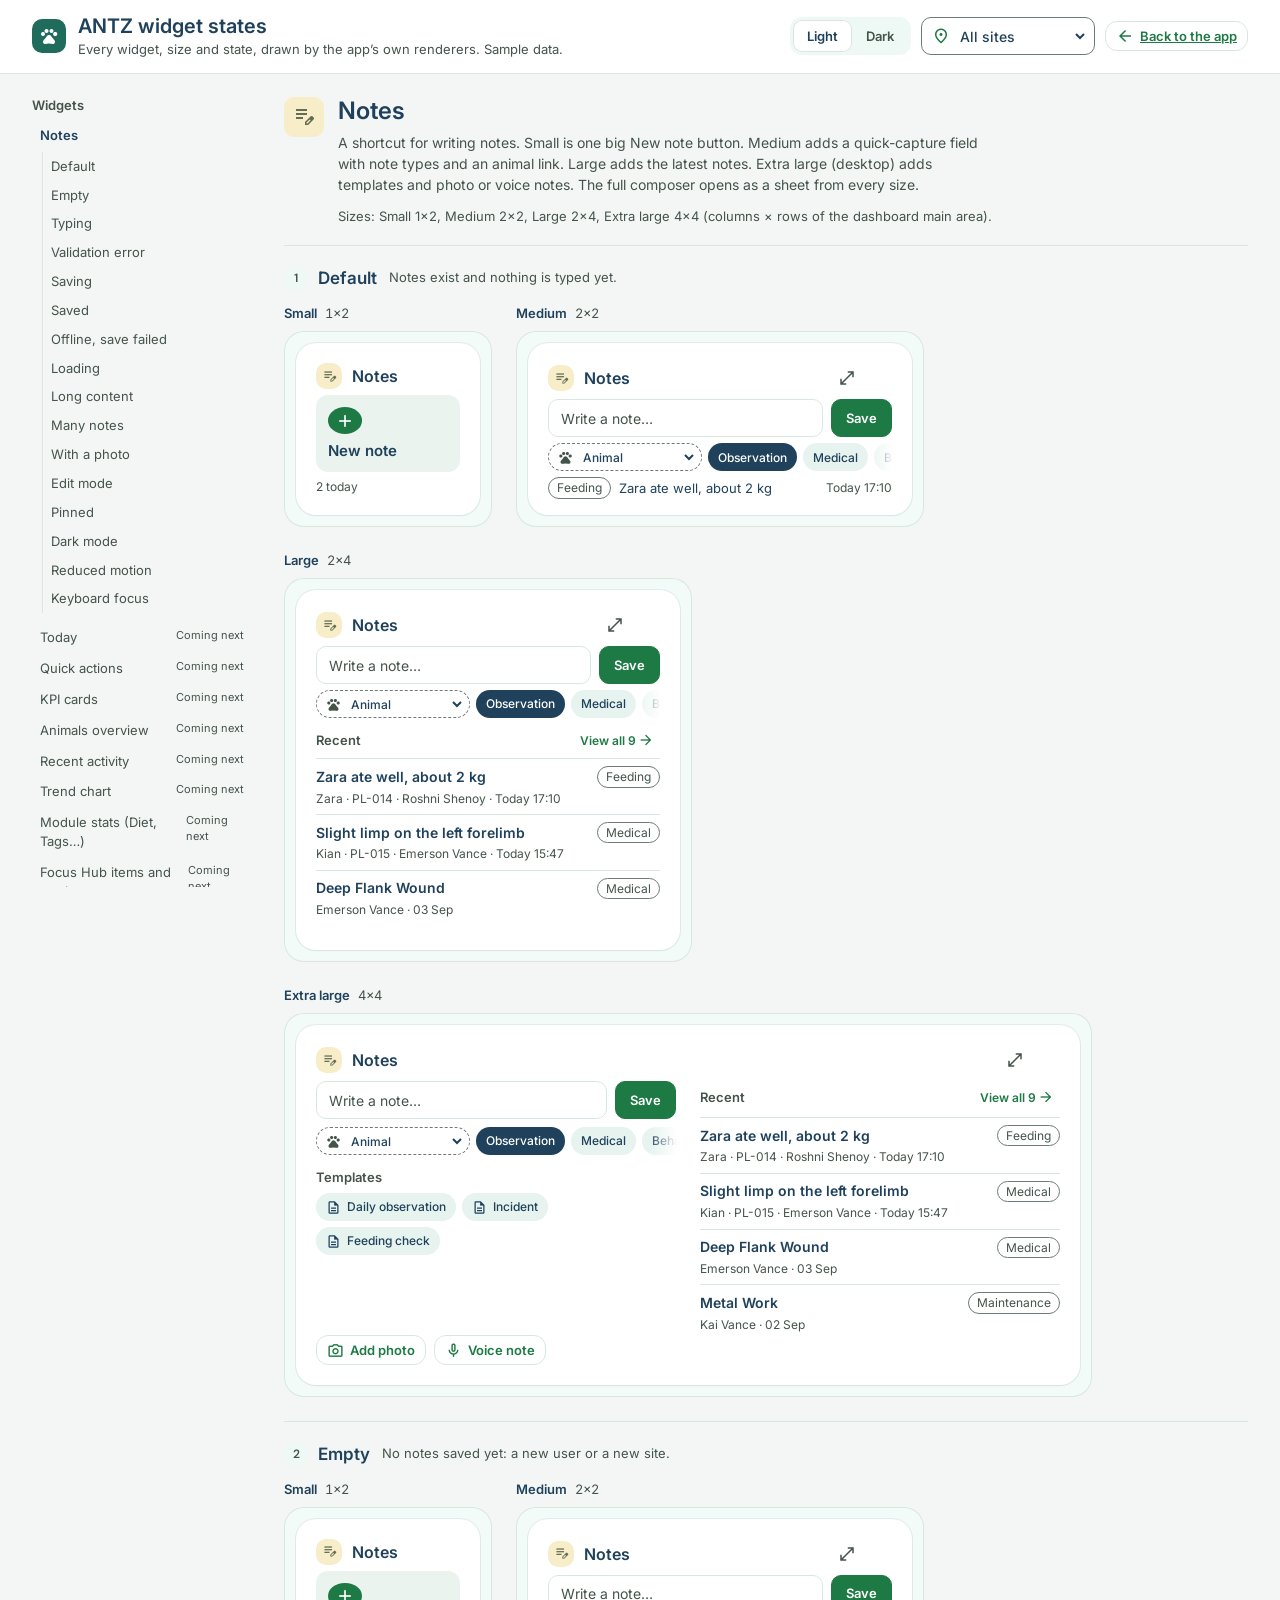
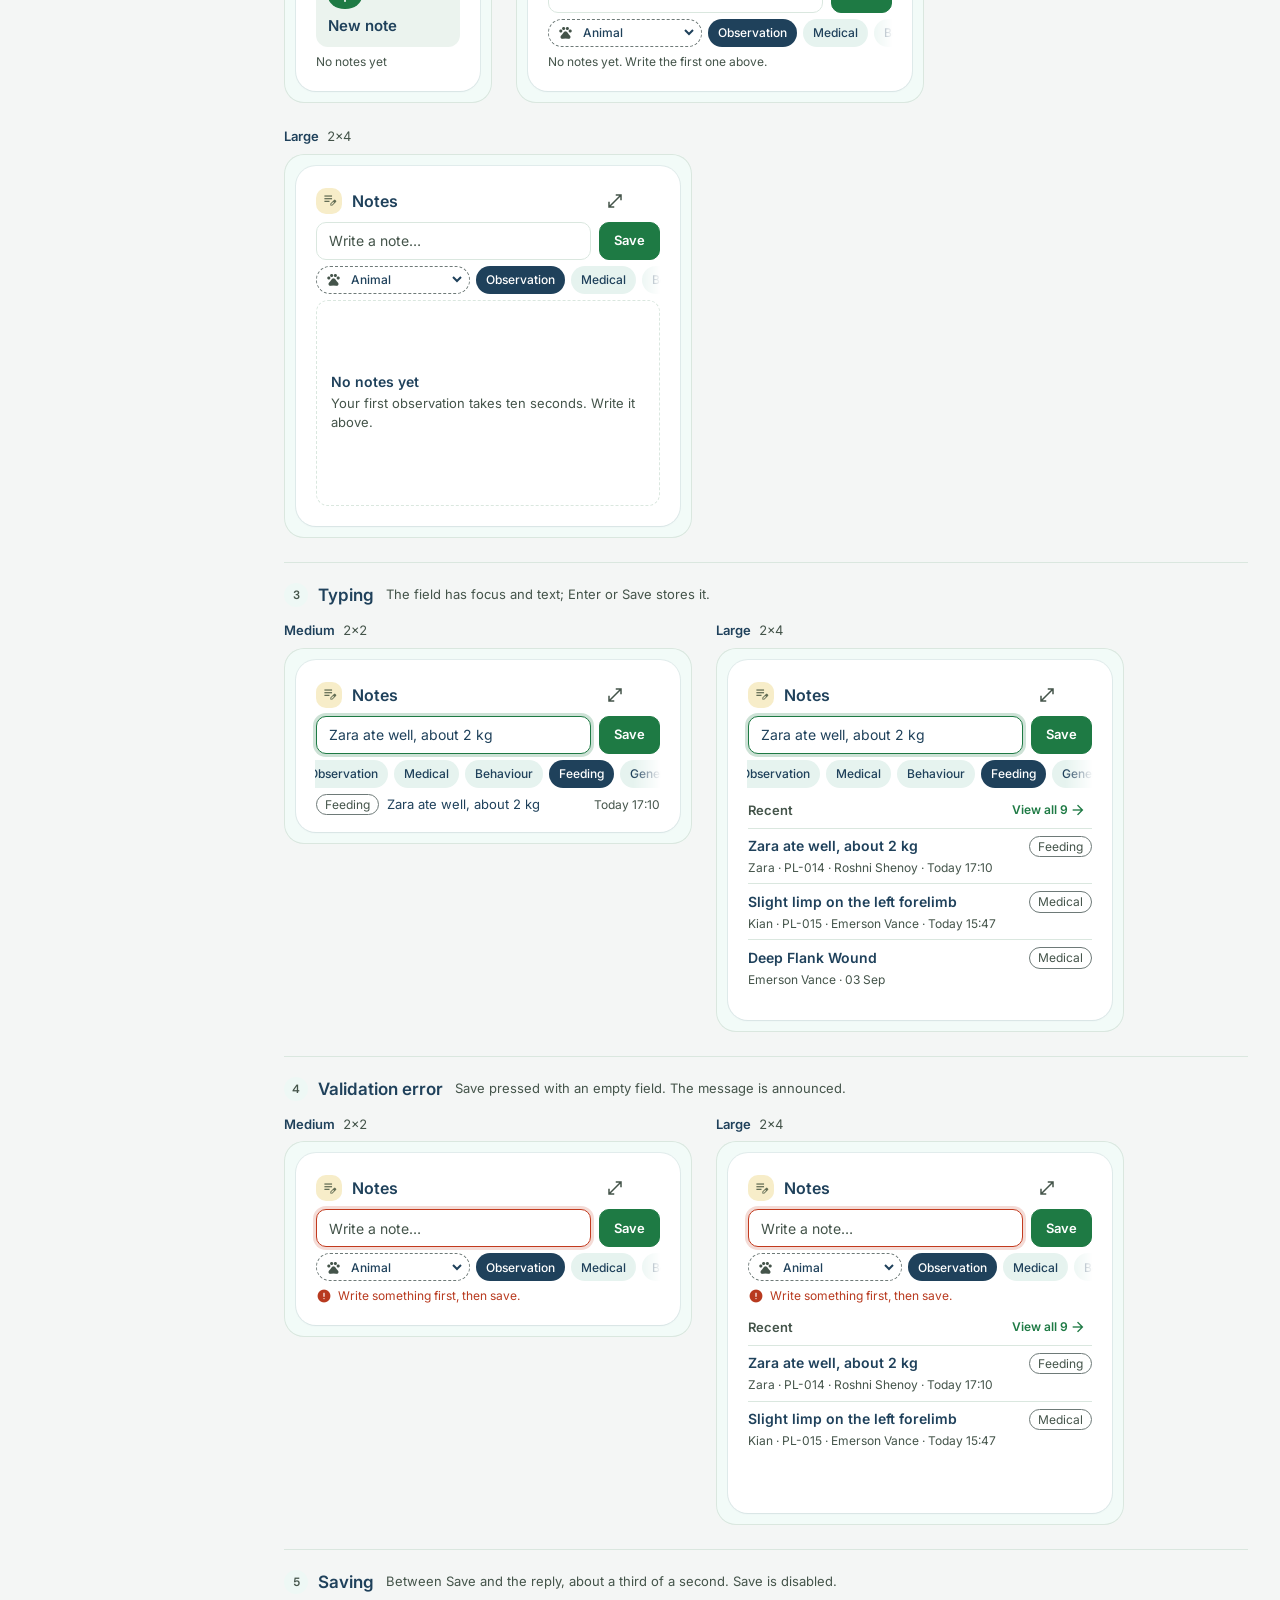
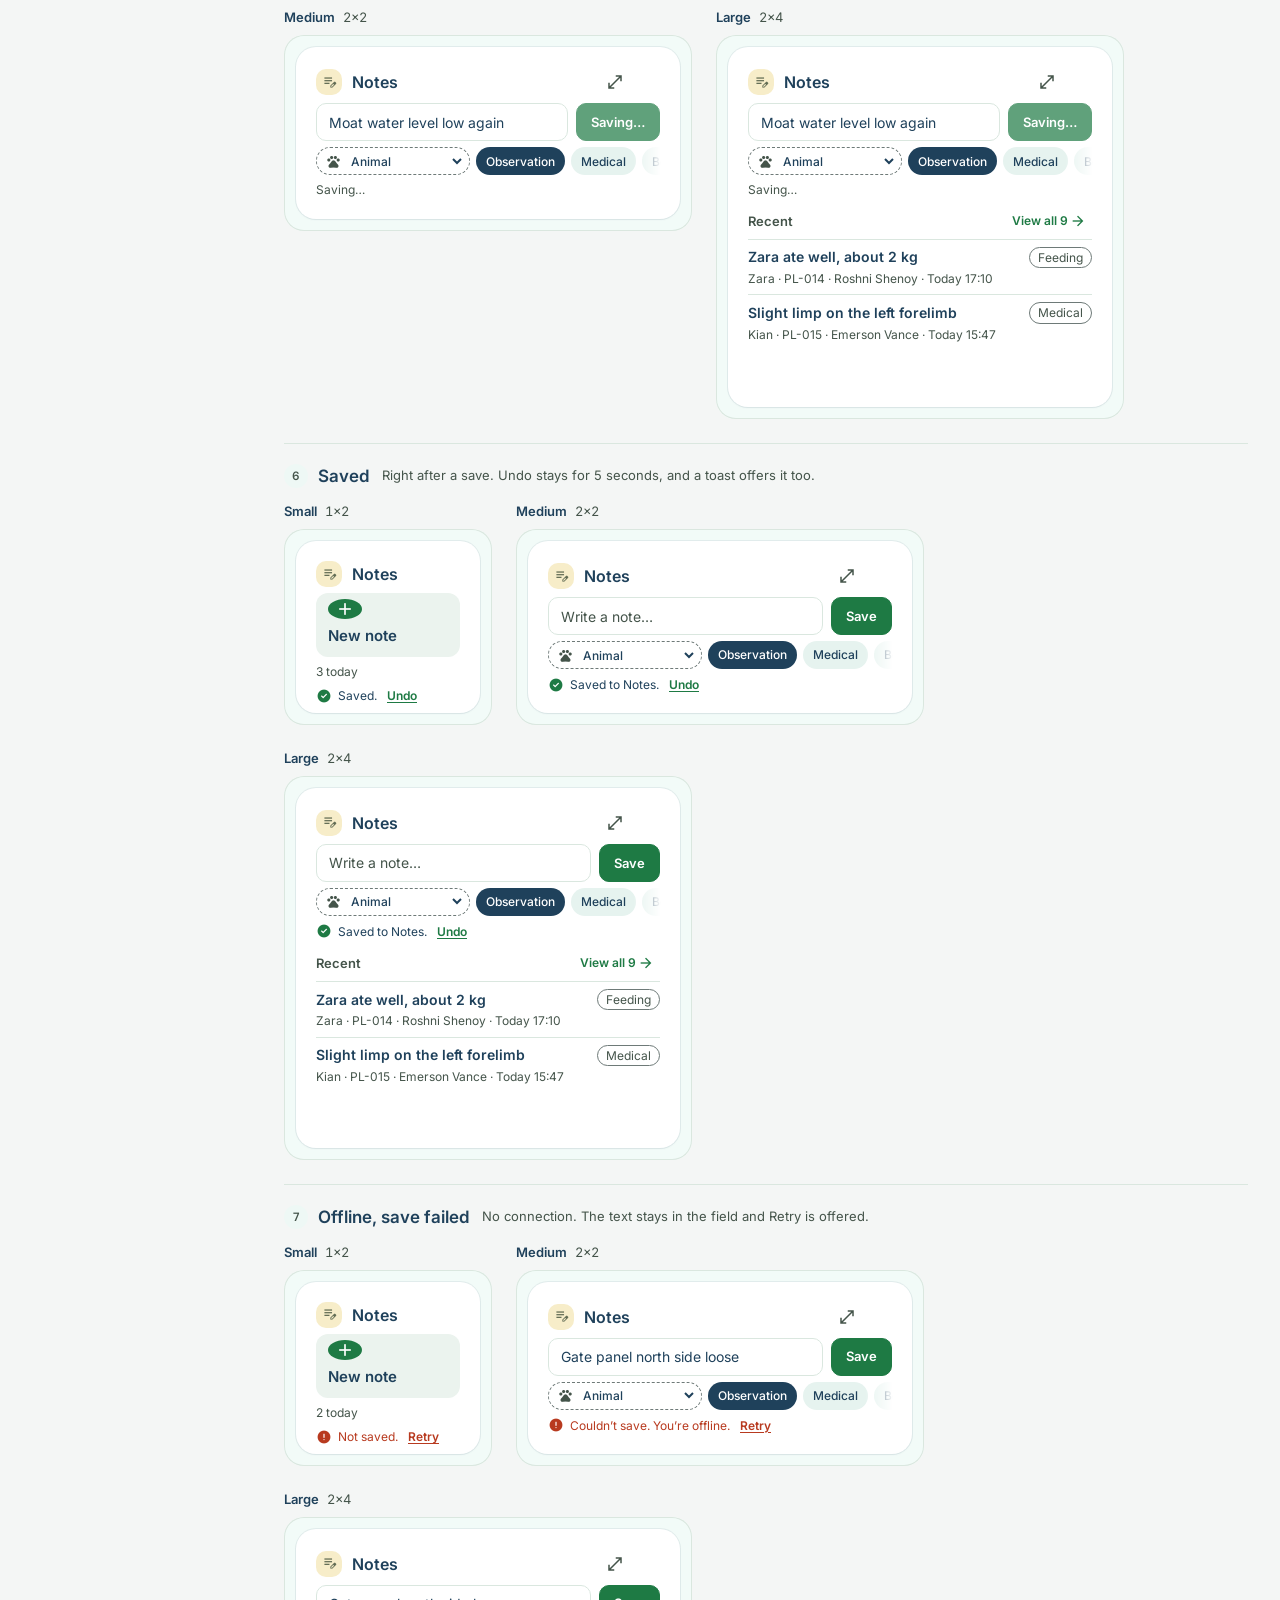
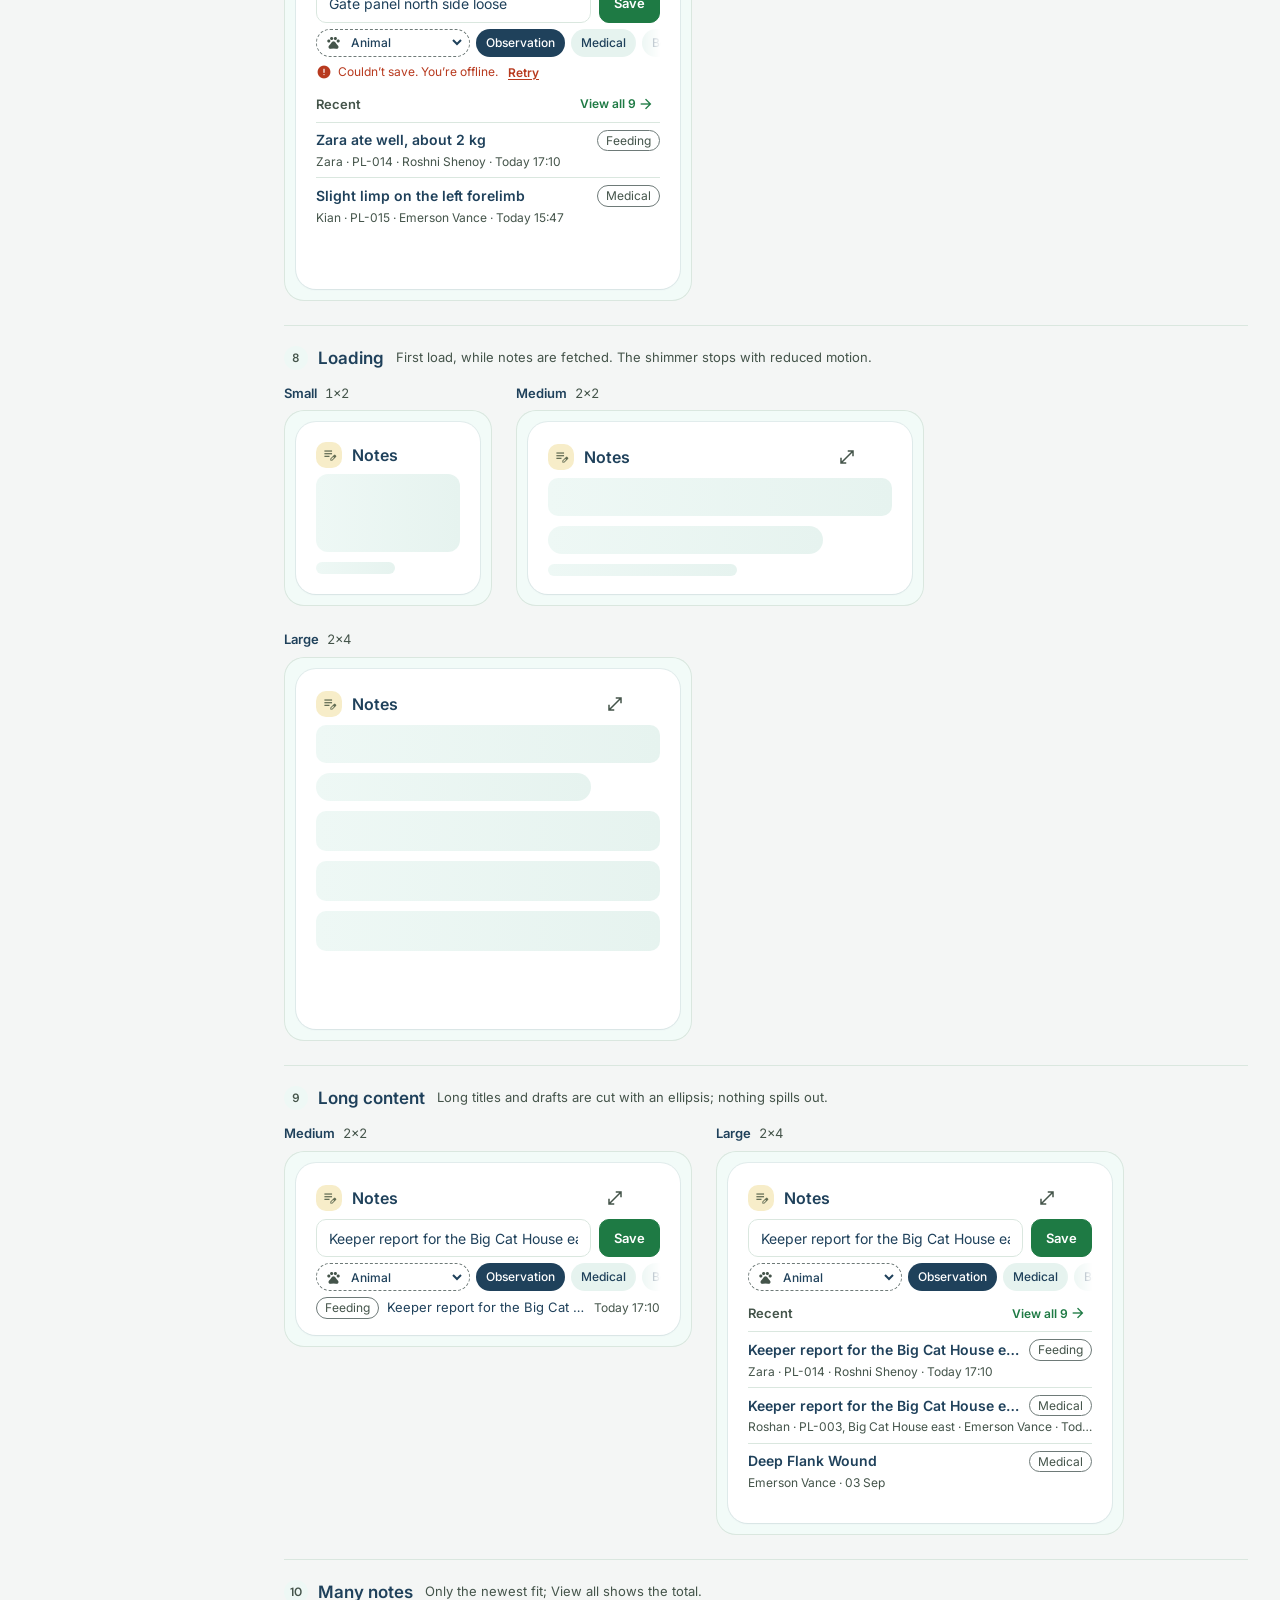
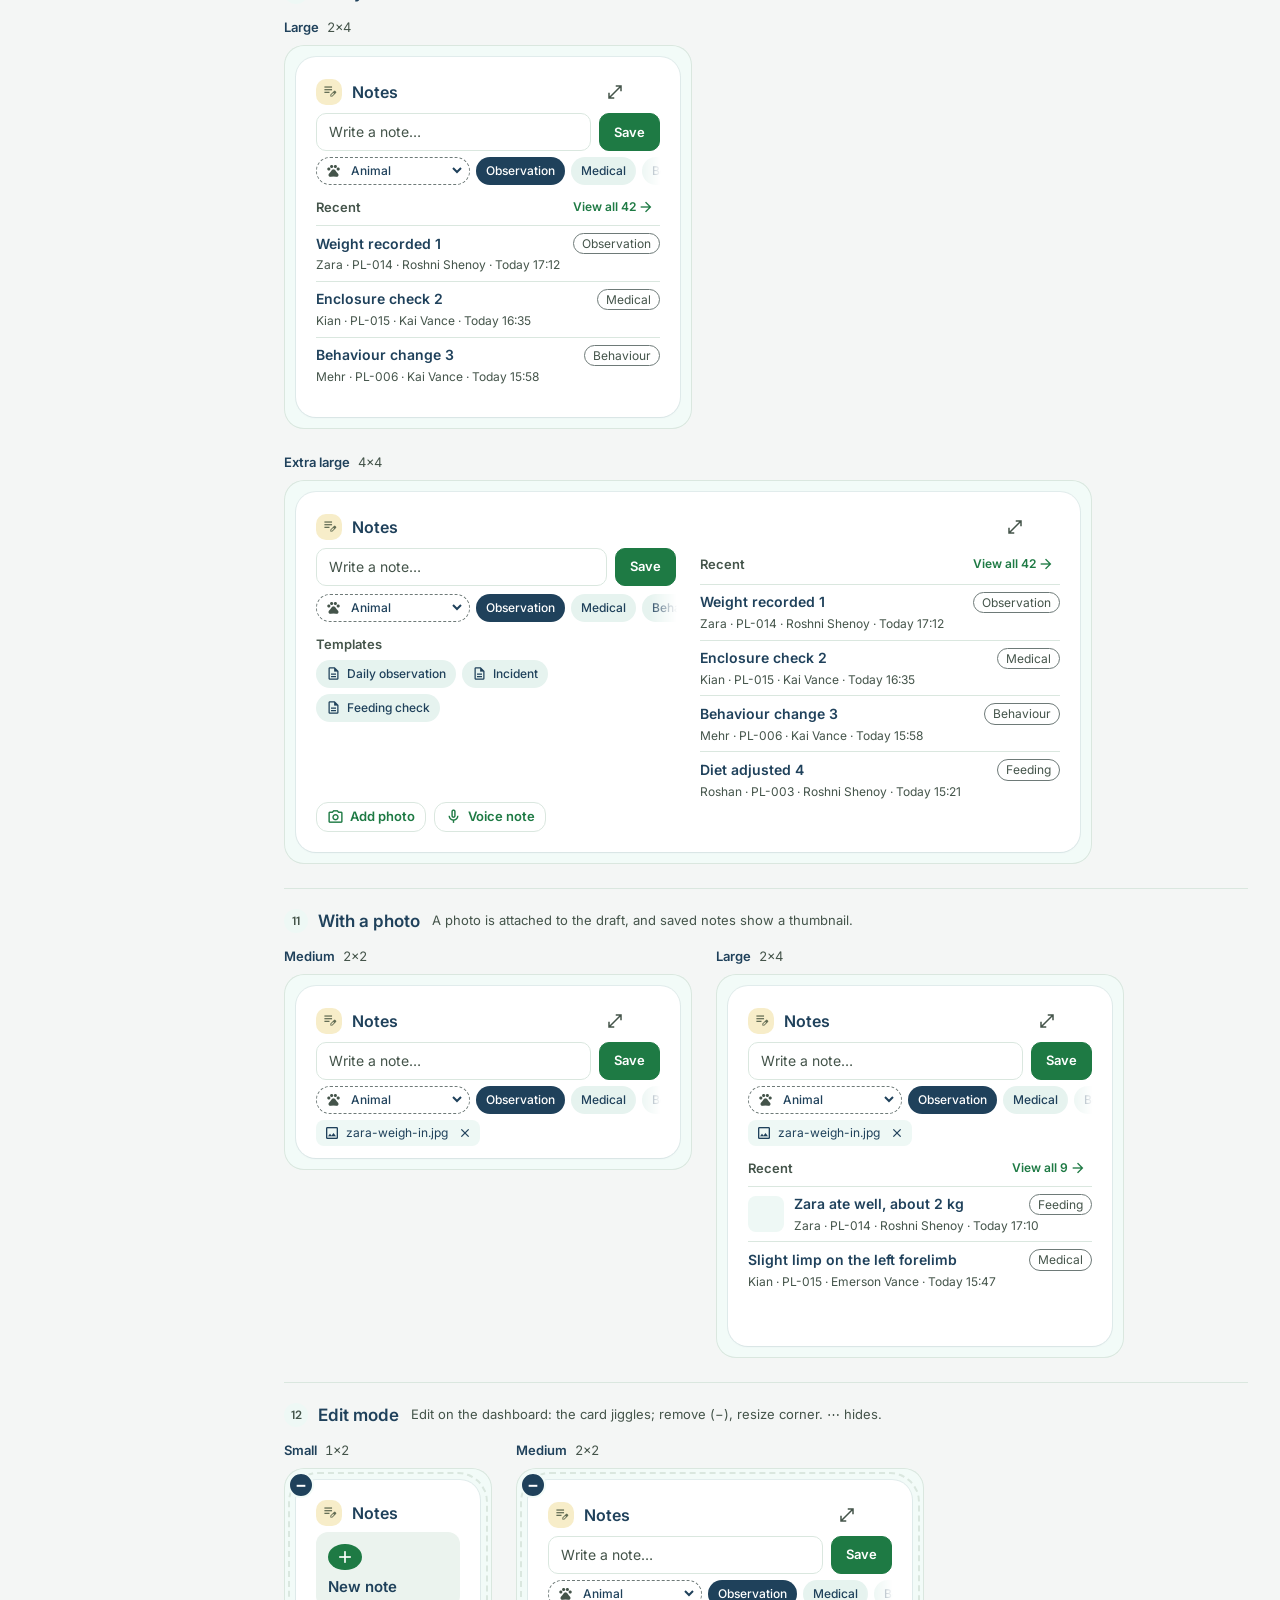
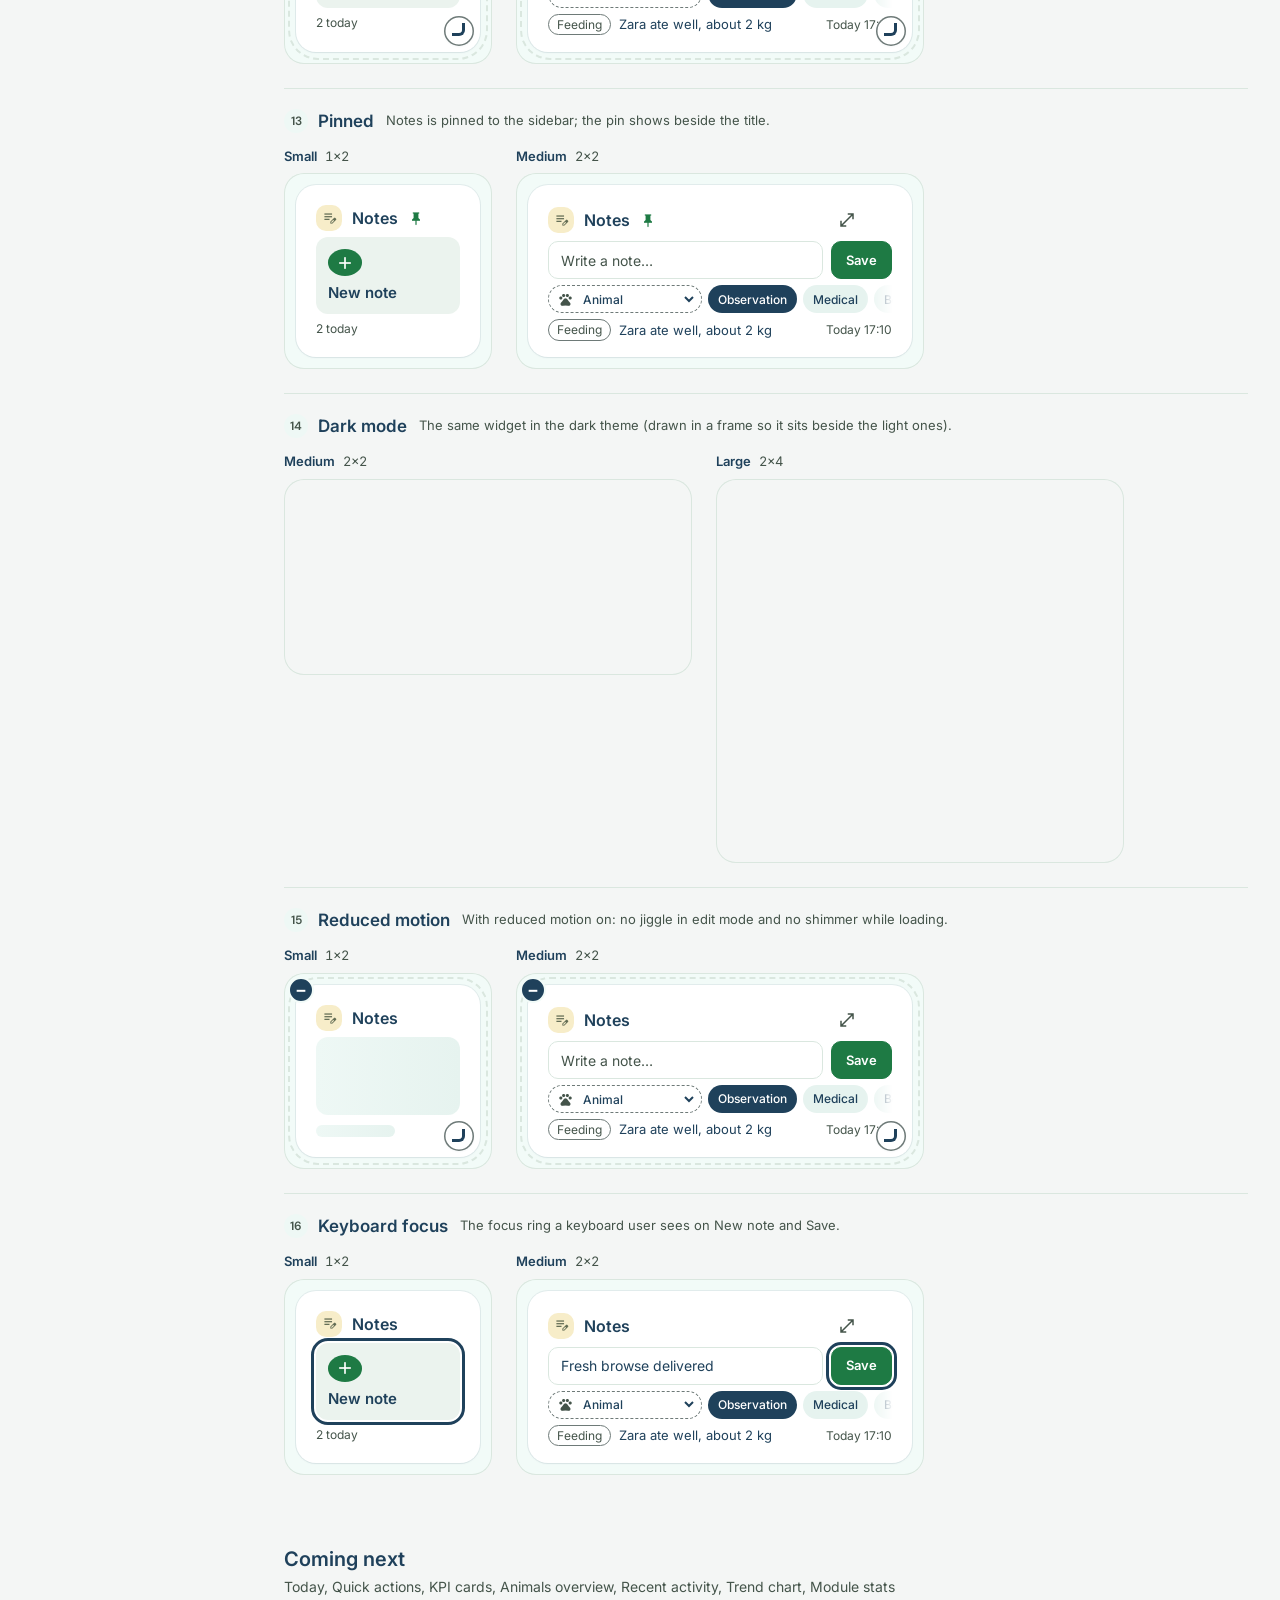
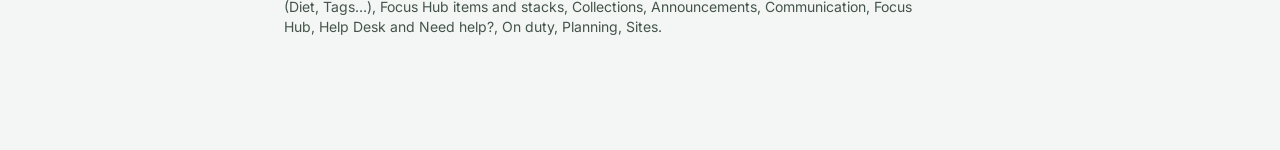
<file: app/widgets.html>
<!doctype html>
<html lang="en">
<head>
<meta charset="utf-8">
<meta name="viewport" content="width=device-width, initial-scale=1, viewport-fit=cover">
<meta name="robots" content="noindex">
<link rel="icon" href="data:,">
<title>ANTZ widget states</title>
<meta name="color-scheme" content="light dark">
<!--
  ANTZ WIDGET STATES: every widget, every size, every state, drawn by the same renderers as the app.
  config.js + data.js   the app's content and sample data
  widget-kit.js         shared renderers (the app loads the same file)
  catalogue.js          the state list for each widget, and this page's controls
  Relative paths only: works from file:// and under /app/. See README.md, "Widget states page".
-->
<script src="config.js"></script>
<script src="data.js"></script>
<script>
  (function () {
    var q = new URLSearchParams(location.search), t = q.get('theme');
    if (!t) { try { t = localStorage.getItem('antz-cat-theme'); } catch (e) { /* storage blocked */ } }
    if (t === 'light' || t === 'dark') document.documentElement.setAttribute('data-theme', t);
  })();
</script>
<link rel="preconnect" href="https://fonts.googleapis.com">
<link rel="stylesheet" href="https://fonts.googleapis.com/css2?family=Inter:wght@300..700&family=DM+Sans:opsz,wght@9..40,300..700&display=swap">
<link rel="stylesheet" href="https://fonts.googleapis.com/css2?family=Material+Symbols+Outlined:opsz,wght,FILL,GRAD@20..48,100..700,0..1,-50..200&display=block">
<link rel="stylesheet" href="styles.css">
<link rel="stylesheet" href="catalogue.css">
</head>
<body class="cat">
<a class="cat-skip" href="#catMain">Skip to the widgets</a>
<header class="cat-hd">
  <div class="cat-hd__t">
    <span class="side__logo" aria-hidden="true"><span class="material-symbols-outlined">pets</span></span>
    <div><h1>ANTZ widget states</h1><p>Every widget, size and state, drawn by the app’s own renderers. Sample data.</p></div>
  </div>
  <div class="cat-hd__ctl">
    <div class="cat-seg" role="radiogroup" aria-label="Theme" id="catTheme">
      <label><input type="radio" class="vh-input" name="catTheme" value="light">Light</label>
      <label><input type="radio" class="vh-input" name="catTheme" value="dark">Dark</label>
    </div>
    <label class="cat-site"><span class="material-symbols-outlined" aria-hidden="true">location_on</span><span class="vh">Site</span><select id="catSite"></select></label>
    <a class="btn btn--ghost btn--sm" href="index.html"><span class="material-symbols-outlined ico ico--sm" aria-hidden="true">arrow_back</span>Back to the app</a>
  </div>
</header>
<div class="cat-body">
  <nav class="cat-toc" aria-label="Widgets"><h2>Widgets</h2><ul id="catToc"></ul></nav>
  <main class="cat-main" id="catMain"></main>
</div>
<script src="widget-kit.js"></script>
<script src="catalogue.js"></script>
</body>
</html>
</file>
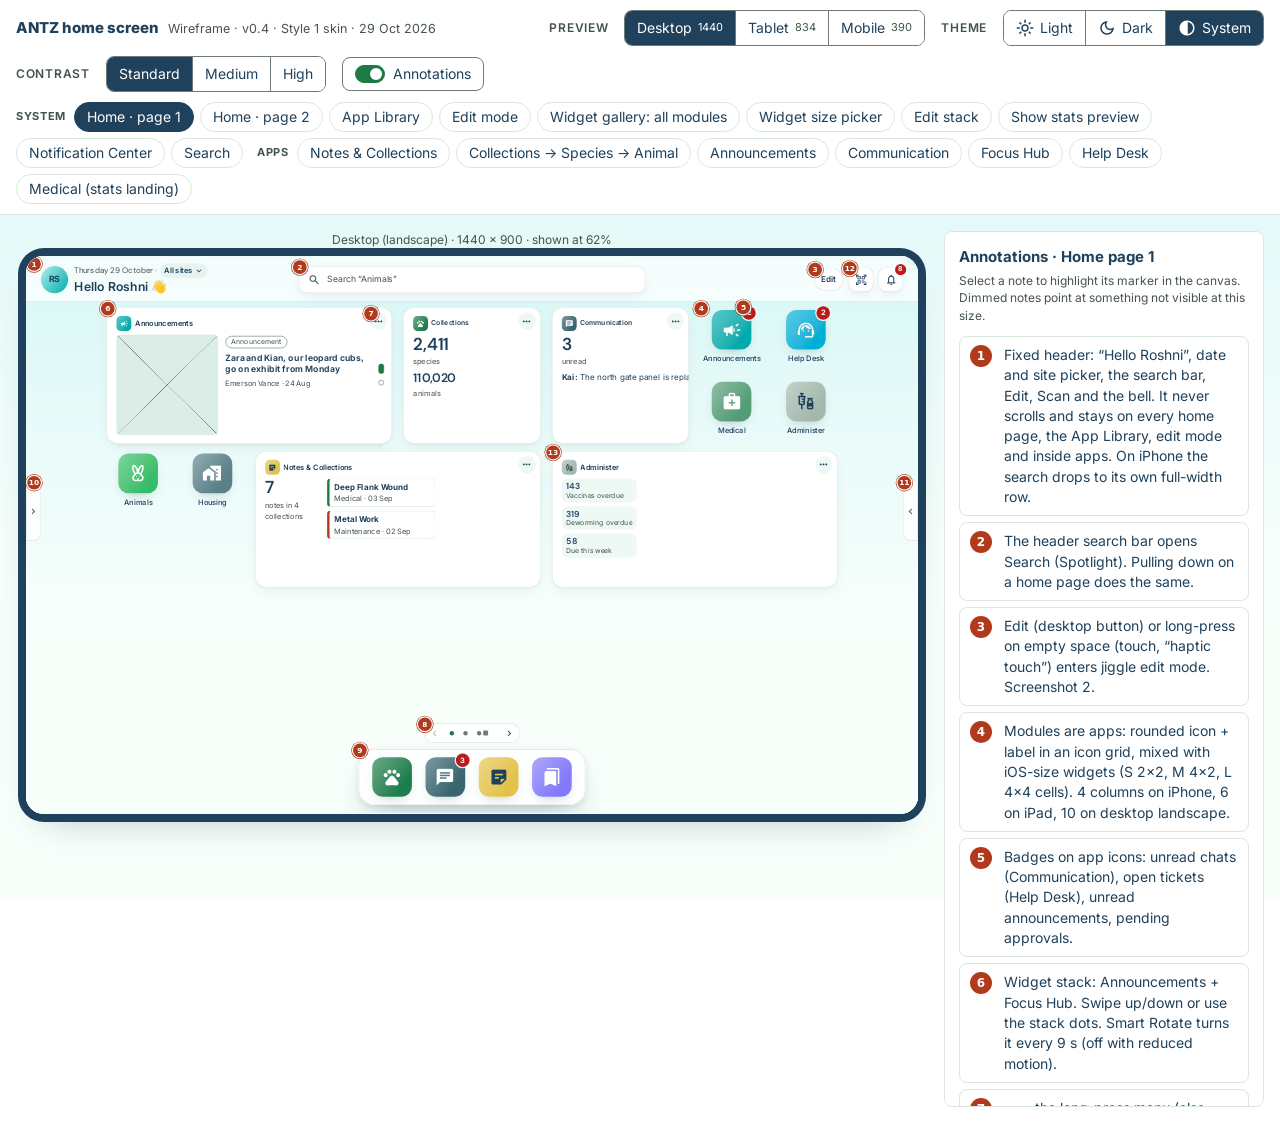
<file: wireframes/antz-wireframe.html>
<!doctype html>
<html lang="en">
<head>
<meta charset="utf-8">
<meta name="viewport" content="width=device-width, initial-scale=1">
<meta name="robots" content="noindex">
<title>ANTZ Home Wireframe</title>
<link rel="stylesheet" href="antz-tokens.css">
<link rel="stylesheet" href="https://fonts.googleapis.com/css2?family=Inter:wght@400..700&family=DM+Sans:opsz,wght@9..40,400..700&display=swap">
<link rel="preconnect" href="https://fonts.googleapis.com">
<link rel="stylesheet" href="https://fonts.googleapis.com/css2?family=Material+Symbols+Outlined:opsz,wght,FILL,GRAD@20..48,100..700,0..1,-50..200&display=block">
<!--
  ANTZ · greyscale wireframe, v0.2 "home screen" (iPad / iPhone springboard)
  - No sidebar, rail or web tab bar. Modules are apps on a springboard with widgets, a dock,
    page dots, the App Library as the last page, Notification Center (extreme left),
    Spotlight search, jiggle edit mode, widget gallery and widget stacks.
  - The host page (this document) holds the preview toolbar, device frame and annotation legend.
  - The app lives in <template id="appTpl"> and is rendered into an iframe (srcdoc), so its
    media queries respond to the frame width: Desktop 1440 / Tablet 834 / Mobile 390.
    Breakpoints inside: desktop >= 1240px, tablet 641-1239px, mobile <= 640px.
  - Host <-> canvas talk through postMessage (view changes, annotation toggle, flash a marker).
-->
<style>
  /* ANTZ design system: M3 role tokens (antz-tokens.css, also inlined below for file:// / offline use) */
  :root { --bg: var(--md-sys-color-surface-container); --paper: var(--md-sys-color-surface-container-lowest); --g2: var(--md-sys-color-outline-variant); --g4: var(--md-sys-color-on-surface-variant); --ink: var(--md-sys-color-on-surface); }
  .material-symbols-outlined { font-family: 'Material Symbols Outlined'; font-weight: normal; font-style: normal; font-size: 24px; line-height: 1; letter-spacing: normal; text-transform: none; white-space: nowrap; word-wrap: normal; direction: ltr; font-feature-settings: 'liga'; -webkit-font-smoothing: antialiased; font-variation-settings: 'FILL' 0, 'wght' 400, 'GRAD' 0, 'opsz' 24; vertical-align: middle; user-select: none; display: inline-block; overflow: hidden; }
  .material-symbols-outlined.filled { font-variation-settings: 'FILL' 1, 'wght' 400, 'GRAD' 0, 'opsz' 24; }

  * { box-sizing: border-box; }
  [hidden] { display: none !important; }
  html, body { margin: 0; }
  body { background: var(--s1-page-bg, var(--bg)); background-attachment: fixed; color: var(--ink); font: 14px/1.45 var(--font, system-ui, sans-serif); }
  button, select { font: inherit; color: inherit; }
  button { cursor: pointer; }
  :focus-visible { outline: 3px solid var(--ink); outline-offset: 2px; }
  .vh { position: absolute; width: 1px; height: 1px; overflow: hidden; clip: rect(0 0 0 0); white-space: nowrap; }

  .tb { background: var(--paper); border-bottom: 1px solid var(--g2); padding: 10px 16px; display: flex; flex-direction: column; gap: 10px; }
  .tb__row { display: flex; flex-wrap: wrap; align-items: center; gap: 10px 16px; }
  .tb__title { font-weight: 800; margin: 0; font-size: 15px; }
  .tb__title small { font-weight: 400; color: var(--g4); margin-left: 6px; }
  .tb__spacer { flex: 1; }
  .seg { display: inline-flex; border: 1px solid var(--md-sys-color-outline); border-radius: 8px; overflow: hidden; }
  .seg button { border: 0; background: var(--paper); padding: 0 12px; min-height: 34px; display: inline-flex; align-items: center; gap: 6px; }
  .seg button + button { border-left: 1px solid var(--md-sys-color-outline); }
  .seg button small { color: var(--g4); font-size: 11px; }
  .seg button[aria-pressed="true"] { background: var(--md-sys-color-secondary-container); color: var(--md-sys-color-on-secondary-container); }
  .seg button[aria-pressed="true"] small { color: var(--md-sys-color-on-secondary-container); }
  .seg button:hover:not([aria-pressed="true"]) { background: color-mix(in srgb, var(--md-sys-color-on-surface) 8%, var(--md-sys-color-surface-container-lowest)); }
  .toggle { min-height: 34px; padding: 0 12px; border: 1px solid var(--md-sys-color-outline); border-radius: 8px; background: var(--paper); display: inline-flex; align-items: center; gap: 8px; }
  .toggle .sw { width: 30px; height: 18px; border-radius: 9px; border: 1px solid var(--md-sys-color-outline); position: relative; }
  .toggle .sw::after { content: ""; position: absolute; top: 2px; left: 2px; width: 12px; height: 12px; border-radius: 50%; background: var(--md-sys-color-outline); transition: left .15s; }
  .toggle[aria-pressed="true"] .sw { background: var(--md-sys-color-primary); border-color: var(--md-sys-color-primary); }
  .toggle[aria-pressed="true"] .sw::after { left: 14px; background: var(--md-sys-color-on-primary); }
  .lbl-sm { font-size: 12px; color: var(--g4); font-weight: 600; text-transform: uppercase; letter-spacing: .06em; }
  .screens { display: flex; flex-wrap: wrap; gap: 6px; padding: 0; margin: 0; list-style: none; }
  .screens .grp { font-size: 11px; color: var(--g4); text-transform: uppercase; letter-spacing: .06em; font-weight: 700; align-self: center; margin: 0 2px 0 8px; }
  .screens .grp:first-child { margin-left: 0; }
  .screens button { white-space: nowrap; border: 1px solid var(--g2); background: var(--paper); border-radius: 999px; padding: 0 12px; min-height: 30px; }
  .screens button[aria-current="page"] { background: var(--md-sys-color-secondary-container); color: var(--md-sys-color-on-secondary-container); border-color: var(--md-sys-color-secondary-container); }
  .screens button:hover:not([aria-current]) { background: color-mix(in srgb, var(--md-sys-color-on-surface) 8%, var(--md-sys-color-surface-container-lowest)); }
  .levels { display: inline-flex; align-items: center; gap: 8px; }

  .stage { display: grid; grid-template-columns: minmax(0, 1fr) 320px; gap: 16px; padding: 16px; align-items: start; }
  .stage.no-legend { grid-template-columns: minmax(0, 1fr); }
  @media (max-width: 1100px) { .stage { grid-template-columns: minmax(0, 1fr); } }
  .frame-wrap { min-width: 0; }
  .frame-label { margin: 0 0 8px; font-size: 12px; color: var(--g4); text-align: center; }
  .device { margin: 0 auto; background: var(--paper); border-radius: 18px; overflow: hidden; box-shadow: 0 0 0 8px var(--md-sys-color-inverse-surface), 0 18px 40px -20px rgb(var(--md-sys-color-shadow-rgb) / .45); margin-top: 8px; }
  .device.is-mobile { border-radius: 34px; }
  .device iframe { display: block; border: 0; transform-origin: 0 0; background: var(--md-sys-color-surface); }
  .legend { position: sticky; top: 12px; background: var(--paper); border: 1px solid var(--g2); border-radius: 8px; padding: 14px; max-height: calc(100vh - 24px); overflow: auto; }
  @media (max-width: 1100px) { .legend { position: static; max-height: none; } }
  .legend h2 { margin: 0 0 4px; font-size: 15px; }
  .legend p { margin: 0 0 12px; color: var(--g4); font-size: 12px; }
  .legend ol { list-style: none; margin: 0; padding: 0; display: flex; flex-direction: column; gap: 6px; }
  .legend li button { width: 100%; text-align: left; border: 1px solid var(--g2); background: var(--paper); border-radius: 8px; padding: 8px 10px; display: grid; grid-template-columns: 24px 1fr; gap: 10px; align-items: start; }
  .legend li button:hover { border-color: var(--md-sys-color-outline); background: color-mix(in srgb, var(--md-sys-color-on-surface) 8%, var(--md-sys-color-surface-container-lowest)); }
  .legend li button.is-missing { opacity: .6; }
  .num { width: 22px; height: 22px; border-radius: 50%; background: var(--md-sys-color-tertiary); color: var(--md-sys-color-on-tertiary); font: 700 12px/22px system-ui, sans-serif; text-align: center; }
  .bp { margin-top: 14px; border-top: 1px solid var(--g2); padding-top: 12px; font-size: 12px; color: var(--g4); }
  .bp dl { margin: 6px 0 0; display: grid; grid-template-columns: auto 1fr; gap: 4px 10px; }
  .bp dt { font-weight: 700; color: var(--ink); }
  .bp dd { margin: 0; }
</style>
</head>
<body>

<header class="tb">
  <div class="tb__row">
    <h1 class="tb__title">ANTZ home screen <small>Wireframe · v0.4 · Style 1 skin · 29 Oct 2026</small></h1>
    <span class="tb__spacer"></span>
    <span class="lbl-sm" id="devLbl">Preview</span>
    <div class="seg" role="group" aria-labelledby="devLbl" id="devSeg">
      <button type="button" data-dev="desktop" aria-pressed="true">Desktop <small>1440</small></button>
      <button type="button" data-dev="tablet" aria-pressed="false">Tablet <small>834</small></button>
      <button type="button" data-dev="mobile" aria-pressed="false">Mobile <small>390</small></button>
    </div>
    <span class="lbl-sm" id="thLbl">Theme</span>
    <div class="seg" role="group" aria-labelledby="thLbl" id="themeSeg">
      <button type="button" data-theme-set="light" aria-pressed="false"><span class="material-symbols-outlined" aria-hidden="true" style="font-size:18px">light_mode</span>Light</button>
      <button type="button" data-theme-set="dark" aria-pressed="false"><span class="material-symbols-outlined" aria-hidden="true" style="font-size:18px">dark_mode</span>Dark</button>
      <button type="button" data-theme-set="system" aria-pressed="true"><span class="material-symbols-outlined" aria-hidden="true" style="font-size:18px">contrast</span>System</button>
    </div>
    <span class="lbl-sm" id="ctLbl">Contrast</span>
    <div class="seg" role="group" aria-labelledby="ctLbl" id="contrastSeg">
      <button type="button" data-contrast-set="standard" aria-pressed="true">Standard</button>
      <button type="button" data-contrast-set="medium" aria-pressed="false">Medium</button>
      <button type="button" data-contrast-set="high" aria-pressed="false">High</button>
    </div>
    <button type="button" class="toggle" id="annoBtn" aria-pressed="true"><span class="sw" aria-hidden="true"></span>Annotations</button>
  </div>
  <div class="tb__row">
    <nav aria-label="Wireframe screens" style="min-width:0;max-width:100%">
      <ul class="screens" id="screenTabs">
        <li class="grp" aria-hidden="true">System</li>
        <li><button type="button" data-view="home1">Home · page 1</button></li>
        <li><button type="button" data-view="home2">Home · page 2</button></li>
        <li><button type="button" data-view="library">App Library</button></li>
        <li><button type="button" data-view="edit">Edit mode</button></li>
        <li><button type="button" data-view="gallery">Widget gallery: all modules</button></li>
        <li><button type="button" data-view="gallery-size">Widget size picker</button></li>
        <li><button type="button" data-view="stack">Edit stack</button></li>
        <li><button type="button" data-view="peek">Show stats preview</button></li>
        <li><button type="button" data-view="nc">Notification Center</button></li>
        <li><button type="button" data-view="search">Search</button></li>
        <li class="grp" aria-hidden="true">Apps</li>
        <li><button type="button" data-view="app:notes">Notes &amp; Collections</button></li>
        <li><button type="button" data-view="app:collections">Collections → Species → Animal</button></li>
        <li><button type="button" data-view="app:announcements">Announcements</button></li>
        <li><button type="button" data-view="app:communication">Communication</button></li>
        <li><button type="button" data-view="app:focus">Focus Hub</button></li>
        <li><button type="button" data-view="app:help">Help Desk</button></li>
        <li><button type="button" data-view="app:medical">Medical (stats landing)</button></li>
      </ul>
    </nav>
    <div class="levels" id="levelBar" hidden>
      <span class="lbl-sm" id="lvlLbl">Level</span>
      <div class="seg" role="group" aria-labelledby="lvlLbl">
        <button type="button" data-level="module" aria-pressed="true">Collections</button>
        <button type="button" data-level="species" aria-pressed="false">Species</button>
        <button type="button" data-level="animal" aria-pressed="false">Animal</button>
      </div>
    </div>
  </div>
</header>

<main class="stage" id="stage">
  <div class="frame-wrap" id="frameWrap">
    <p class="frame-label" id="frameLabel" aria-live="polite">Desktop · 1440 × 900</p>
    <div class="device" id="device"><iframe id="canvas" title="ANTZ home screen canvas"></iframe></div>
  </div>
  <aside class="legend" id="legend" aria-labelledby="legendH">
    <h2 id="legendH">Annotations · Home page 1</h2>
    <p>Select a note to highlight its marker in the canvas. Dimmed notes point at something not visible at this size.</p>
    <ol id="legendList"></ol>
    <div class="bp">
      <strong>Breakpoints (inside the canvas)</strong>
      <dl>
        <dt>Desktop</dt><dd>≥ 1240 px · landscape springboard, 10 icon columns, dock of 6</dd>
        <dt>Tablet</dt><dd>641–1239 px · iPad portrait, 6 icon columns, dock of 6</dd>
        <dt>Mobile</dt><dd>≤ 640 px · iPhone, 4 icon columns, dock of 4</dd>
      </dl>
    </div>
  </aside>
</main>

<!-- ================================================================
     CANVAS (rendered inside the iframe)
     ================================================================ -->
<template id="appTpl">
<style id="antzTokens">
/* ANTZ-TOKENS:BEGIN — inlined copy of antz-tokens.css (generated from the antzdesignsystem skill; do not hand-edit) */
/* ANTZ Material 3 colour tokens. Generated from antz-colors.json (ANTZ Material Theme Builder export, seed #37BD69). Do not hand-edit; run scripts/generate.py. */
/* Theme switching (put attributes/classes on <html>):
   - default: light; follows OS dark mode via prefers-color-scheme
   - force:   class="dark" | data-theme="dark"  /  class="light" | data-theme="light"
   - contrast: data-contrast="medium" | data-contrast="high" (high also auto-applies with prefers-contrast: more) */

:root {
  color-scheme: light dark;
  /* Static reference palettes (tones) */
  --md-ref-palette-primary-0: #000000;
  --md-ref-palette-primary-5: #001506;
  --md-ref-palette-primary-10: #00210C;
  --md-ref-palette-primary-15: #002D12;
  --md-ref-palette-primary-20: #003918;
  --md-ref-palette-primary-25: #00451F;
  --md-ref-palette-primary-30: #005226;
  --md-ref-palette-primary-35: #00602E;
  --md-ref-palette-primary-40: #006D35;
  --md-ref-palette-primary-50: #008944;
  --md-ref-palette-primary-60: #10A655;
  --md-ref-palette-primary-70: #3DC26D;
  --md-ref-palette-primary-80: #5EDF86;
  --md-ref-palette-primary-90: #7BFCA0;
  --md-ref-palette-primary-95: #C4FFCC;
  --md-ref-palette-primary-98: #EAFFE9;
  --md-ref-palette-primary-99: #F5FFF2;
  --md-ref-palette-primary-100: #FFFFFF;
  --md-ref-palette-secondary-0: #000000;
  --md-ref-palette-secondary-5: #001412;
  --md-ref-palette-secondary-10: #00201D;
  --md-ref-palette-secondary-15: #002B27;
  --md-ref-palette-secondary-20: #003732;
  --md-ref-palette-secondary-25: #00443D;
  --md-ref-palette-secondary-30: #005049;
  --md-ref-palette-secondary-35: #005D55;
  --md-ref-palette-secondary-40: #006A61;
  --md-ref-palette-secondary-50: #00867A;
  --md-ref-palette-secondary-60: #00A295;
  --md-ref-palette-secondary-70: #00C0B0;
  --md-ref-palette-secondary-80: #18DECC;
  --md-ref-palette-secondary-90: #4FFBE8;
  --md-ref-palette-secondary-95: #B3FFF3;
  --md-ref-palette-secondary-98: #E4FFF9;
  --md-ref-palette-secondary-99: #F2FFFB;
  --md-ref-palette-secondary-100: #FFFFFF;
  --md-ref-palette-tertiary-0: #000000;
  --md-ref-palette-tertiary-5: #01131E;
  --md-ref-palette-tertiary-10: #0A1D29;
  --md-ref-palette-tertiary-15: #152834;
  --md-ref-palette-tertiary-20: #20323F;
  --md-ref-palette-tertiary-25: #2C3D4A;
  --md-ref-palette-tertiary-30: #374956;
  --md-ref-palette-tertiary-35: #435562;
  --md-ref-palette-tertiary-40: #4F616E;
  --md-ref-palette-tertiary-50: #677988;
  --md-ref-palette-tertiary-60: #8093A2;
  --md-ref-palette-tertiary-70: #9BAEBD;
  --md-ref-palette-tertiary-80: #B6C9D9;
  --md-ref-palette-tertiary-90: #D2E5F5;
  --md-ref-palette-tertiary-95: #E5F2FF;
  --md-ref-palette-tertiary-98: #F6FAFF;
  --md-ref-palette-tertiary-99: #FBFCFF;
  --md-ref-palette-tertiary-100: #FFFFFF;
  --md-ref-palette-neutral-0: #000000;
  --md-ref-palette-neutral-5: #111111;
  --md-ref-palette-neutral-10: #1B1C1B;
  --md-ref-palette-neutral-15: #262625;
  --md-ref-palette-neutral-20: #303030;
  --md-ref-palette-neutral-25: #3C3B3B;
  --md-ref-palette-neutral-30: #474746;
  --md-ref-palette-neutral-35: #535252;
  --md-ref-palette-neutral-40: #5F5E5E;
  --md-ref-palette-neutral-50: #787776;
  --md-ref-palette-neutral-60: #929090;
  --md-ref-palette-neutral-70: #ADABAA;
  --md-ref-palette-neutral-80: #C8C6C5;
  --md-ref-palette-neutral-90: #E5E2E1;
  --md-ref-palette-neutral-95: #F3F0EF;
  --md-ref-palette-neutral-98: #FCF9F8;
  --md-ref-palette-neutral-99: #FFFCFB;
  --md-ref-palette-neutral-100: #FFFFFF;
  --md-ref-palette-neutral-variant-0: #000000;
  --md-ref-palette-neutral-variant-5: #101110;
  --md-ref-palette-neutral-variant-10: #1A1C1B;
  --md-ref-palette-neutral-variant-15: #252625;
  --md-ref-palette-neutral-variant-20: #2F312F;
  --md-ref-palette-neutral-variant-25: #3B3C3A;
  --md-ref-palette-neutral-variant-30: #464746;
  --md-ref-palette-neutral-variant-35: #525351;
  --md-ref-palette-neutral-variant-40: #5E5F5D;
  --md-ref-palette-neutral-variant-50: #777775;
  --md-ref-palette-neutral-variant-60: #91918F;
  --md-ref-palette-neutral-variant-70: #ABABA9;
  --md-ref-palette-neutral-variant-80: #C7C6C4;
  --md-ref-palette-neutral-variant-90: #E3E2E0;
  --md-ref-palette-neutral-variant-95: #F2F1EE;
  --md-ref-palette-neutral-variant-98: #FAF9F7;
  --md-ref-palette-neutral-variant-99: #FDFCFA;
  --md-ref-palette-neutral-variant-100: #FFFFFF;
  /* ANTZ extended (custom) colours - raw source colours, not tonal roles */
  --antz-success: #2FFF2A;
  --antz-on-success: #000000;
  --antz-success-rgb: 47 255 42;
  --antz-warning: #FA6140;
  --antz-on-warning: #000000;
  --antz-warning-rgb: 250 97 64;
  --antz-alert: #E4B819;
  --antz-on-alert: #000000;
  --antz-alert-rgb: 228 184 25;
  --antz-miscellaneous: #8479F9;
  --antz-on-miscellaneous: #000000;
  --antz-miscellaneous-rgb: 132 121 249;
}

/* Light (default) */
:root, .light, [data-theme="light"] {
  --md-sys-color-primary: #326941;
  --md-sys-color-surface-tint: #326941;
  --md-sys-color-on-primary: #FFFFFF;
  --md-sys-color-primary-container: #B4F1BE;
  --md-sys-color-on-primary-container: #17512B;
  --md-sys-color-secondary: #006A61;
  --md-sys-color-on-secondary: #FFFFFF;
  --md-sys-color-secondary-container: #9EF2E5;
  --md-sys-color-on-secondary-container: #005049;
  --md-sys-color-tertiary: #236488;
  --md-sys-color-on-tertiary: #FFFFFF;
  --md-sys-color-tertiary-container: #C8E6FF;
  --md-sys-color-on-tertiary-container: #004C6D;
  --md-sys-color-error: #8F4A4F;
  --md-sys-color-on-error: #FFFFFF;
  --md-sys-color-error-container: #FFDADA;
  --md-sys-color-on-error-container: #723338;
  --md-sys-color-background: #F6FBF3;
  --md-sys-color-on-background: #181D18;
  --md-sys-color-surface: #F4FBF9;
  --md-sys-color-on-surface: #161D1C;
  --md-sys-color-surface-variant: #DBE5DE;
  --md-sys-color-on-surface-variant: #404944;
  --md-sys-color-outline: #707973;
  --md-sys-color-outline-variant: #BFC9C2;
  --md-sys-color-shadow: #000000;
  --md-sys-color-scrim: #000000;
  --md-sys-color-inverse-surface: #2B3231;
  --md-sys-color-inverse-on-surface: #ECF2F0;
  --md-sys-color-inverse-primary: #99D4A3;
  --md-sys-color-primary-fixed: #B4F1BE;
  --md-sys-color-on-primary-fixed: #00210C;
  --md-sys-color-primary-fixed-dim: #99D4A3;
  --md-sys-color-on-primary-fixed-variant: #17512B;
  --md-sys-color-secondary-fixed: #9EF2E5;
  --md-sys-color-on-secondary-fixed: #00201D;
  --md-sys-color-secondary-fixed-dim: #82D5C9;
  --md-sys-color-on-secondary-fixed-variant: #005049;
  --md-sys-color-tertiary-fixed: #C8E6FF;
  --md-sys-color-on-tertiary-fixed: #001E2E;
  --md-sys-color-tertiary-fixed-dim: #93CDF6;
  --md-sys-color-on-tertiary-fixed-variant: #004C6D;
  --md-sys-color-surface-dim: #D5DBDA;
  --md-sys-color-surface-bright: #F4FBF9;
  --md-sys-color-surface-container-lowest: #FFFFFF;
  --md-sys-color-surface-container-low: #EFF5F3;
  --md-sys-color-surface-container: #E9EFED;
  --md-sys-color-surface-container-high: #E3E9E8;
  --md-sys-color-surface-container-highest: #DDE4E2;
  /* channel triplets for rgb(var(--x-rgb) / <alpha>) (Tailwind v3 opacity modifiers) */
  --md-sys-color-primary-rgb: 50 105 65;
  --md-sys-color-surface-tint-rgb: 50 105 65;
  --md-sys-color-on-primary-rgb: 255 255 255;
  --md-sys-color-primary-container-rgb: 180 241 190;
  --md-sys-color-on-primary-container-rgb: 23 81 43;
  --md-sys-color-secondary-rgb: 0 106 97;
  --md-sys-color-on-secondary-rgb: 255 255 255;
  --md-sys-color-secondary-container-rgb: 158 242 229;
  --md-sys-color-on-secondary-container-rgb: 0 80 73;
  --md-sys-color-tertiary-rgb: 35 100 136;
  --md-sys-color-on-tertiary-rgb: 255 255 255;
  --md-sys-color-tertiary-container-rgb: 200 230 255;
  --md-sys-color-on-tertiary-container-rgb: 0 76 109;
  --md-sys-color-error-rgb: 143 74 79;
  --md-sys-color-on-error-rgb: 255 255 255;
  --md-sys-color-error-container-rgb: 255 218 218;
  --md-sys-color-on-error-container-rgb: 114 51 56;
  --md-sys-color-background-rgb: 246 251 243;
  --md-sys-color-on-background-rgb: 24 29 24;
  --md-sys-color-surface-rgb: 244 251 249;
  --md-sys-color-on-surface-rgb: 22 29 28;
  --md-sys-color-surface-variant-rgb: 219 229 222;
  --md-sys-color-on-surface-variant-rgb: 64 73 68;
  --md-sys-color-outline-rgb: 112 121 115;
  --md-sys-color-outline-variant-rgb: 191 201 194;
  --md-sys-color-shadow-rgb: 0 0 0;
  --md-sys-color-scrim-rgb: 0 0 0;
  --md-sys-color-inverse-surface-rgb: 43 50 49;
  --md-sys-color-inverse-on-surface-rgb: 236 242 240;
  --md-sys-color-inverse-primary-rgb: 153 212 163;
  --md-sys-color-primary-fixed-rgb: 180 241 190;
  --md-sys-color-on-primary-fixed-rgb: 0 33 12;
  --md-sys-color-primary-fixed-dim-rgb: 153 212 163;
  --md-sys-color-on-primary-fixed-variant-rgb: 23 81 43;
  --md-sys-color-secondary-fixed-rgb: 158 242 229;
  --md-sys-color-on-secondary-fixed-rgb: 0 32 29;
  --md-sys-color-secondary-fixed-dim-rgb: 130 213 201;
  --md-sys-color-on-secondary-fixed-variant-rgb: 0 80 73;
  --md-sys-color-tertiary-fixed-rgb: 200 230 255;
  --md-sys-color-on-tertiary-fixed-rgb: 0 30 46;
  --md-sys-color-tertiary-fixed-dim-rgb: 147 205 246;
  --md-sys-color-on-tertiary-fixed-variant-rgb: 0 76 109;
  --md-sys-color-surface-dim-rgb: 213 219 218;
  --md-sys-color-surface-bright-rgb: 244 251 249;
  --md-sys-color-surface-container-lowest-rgb: 255 255 255;
  --md-sys-color-surface-container-low-rgb: 239 245 243;
  --md-sys-color-surface-container-rgb: 233 239 237;
  --md-sys-color-surface-container-high-rgb: 227 233 232;
  --md-sys-color-surface-container-highest-rgb: 221 228 226;
}

@media (prefers-color-scheme: dark) {
/* Dark via OS preference */
  :root:not(.light):not([data-theme="light"]) {
    --md-sys-color-primary: #99D4A3;
    --md-sys-color-surface-tint: #99D4A3;
    --md-sys-color-on-primary: #003918;
    --md-sys-color-primary-container: #17512B;
    --md-sys-color-on-primary-container: #B4F1BE;
    --md-sys-color-secondary: #82D5C9;
    --md-sys-color-on-secondary: #003732;
    --md-sys-color-secondary-container: #005049;
    --md-sys-color-on-secondary-container: #9EF2E5;
    --md-sys-color-tertiary: #93CDF6;
    --md-sys-color-on-tertiary: #00344C;
    --md-sys-color-tertiary-container: #004C6D;
    --md-sys-color-on-tertiary-container: #C8E6FF;
    --md-sys-color-error: #FFB3B6;
    --md-sys-color-on-error: #561D23;
    --md-sys-color-error-container: #723338;
    --md-sys-color-on-error-container: #FFDADA;
    --md-sys-color-background: #101510;
    --md-sys-color-on-background: #DFE4DC;
    --md-sys-color-surface: #0E1514;
    --md-sys-color-on-surface: #DDE4E2;
    --md-sys-color-surface-variant: #404944;
    --md-sys-color-on-surface-variant: #BFC9C2;
    --md-sys-color-outline: #89938D;
    --md-sys-color-outline-variant: #404944;
    --md-sys-color-shadow: #000000;
    --md-sys-color-scrim: #000000;
    --md-sys-color-inverse-surface: #DDE4E2;
    --md-sys-color-inverse-on-surface: #2B3231;
    --md-sys-color-inverse-primary: #326941;
    --md-sys-color-primary-fixed: #B4F1BE;
    --md-sys-color-on-primary-fixed: #00210C;
    --md-sys-color-primary-fixed-dim: #99D4A3;
    --md-sys-color-on-primary-fixed-variant: #17512B;
    --md-sys-color-secondary-fixed: #9EF2E5;
    --md-sys-color-on-secondary-fixed: #00201D;
    --md-sys-color-secondary-fixed-dim: #82D5C9;
    --md-sys-color-on-secondary-fixed-variant: #005049;
    --md-sys-color-tertiary-fixed: #C8E6FF;
    --md-sys-color-on-tertiary-fixed: #001E2E;
    --md-sys-color-tertiary-fixed-dim: #93CDF6;
    --md-sys-color-on-tertiary-fixed-variant: #004C6D;
    --md-sys-color-surface-dim: #0E1514;
    --md-sys-color-surface-bright: #343A3A;
    --md-sys-color-surface-container-lowest: #090F0F;
    --md-sys-color-surface-container-low: #161D1C;
    --md-sys-color-surface-container: #1A2120;
    --md-sys-color-surface-container-high: #252B2A;
    --md-sys-color-surface-container-highest: #2F3635;
    /* channel triplets for rgb(var(--x-rgb) / <alpha>) (Tailwind v3 opacity modifiers) */
    --md-sys-color-primary-rgb: 153 212 163;
    --md-sys-color-surface-tint-rgb: 153 212 163;
    --md-sys-color-on-primary-rgb: 0 57 24;
    --md-sys-color-primary-container-rgb: 23 81 43;
    --md-sys-color-on-primary-container-rgb: 180 241 190;
    --md-sys-color-secondary-rgb: 130 213 201;
    --md-sys-color-on-secondary-rgb: 0 55 50;
    --md-sys-color-secondary-container-rgb: 0 80 73;
    --md-sys-color-on-secondary-container-rgb: 158 242 229;
    --md-sys-color-tertiary-rgb: 147 205 246;
    --md-sys-color-on-tertiary-rgb: 0 52 76;
    --md-sys-color-tertiary-container-rgb: 0 76 109;
    --md-sys-color-on-tertiary-container-rgb: 200 230 255;
    --md-sys-color-error-rgb: 255 179 182;
    --md-sys-color-on-error-rgb: 86 29 35;
    --md-sys-color-error-container-rgb: 114 51 56;
    --md-sys-color-on-error-container-rgb: 255 218 218;
    --md-sys-color-background-rgb: 16 21 16;
    --md-sys-color-on-background-rgb: 223 228 220;
    --md-sys-color-surface-rgb: 14 21 20;
    --md-sys-color-on-surface-rgb: 221 228 226;
    --md-sys-color-surface-variant-rgb: 64 73 68;
    --md-sys-color-on-surface-variant-rgb: 191 201 194;
    --md-sys-color-outline-rgb: 137 147 141;
    --md-sys-color-outline-variant-rgb: 64 73 68;
    --md-sys-color-shadow-rgb: 0 0 0;
    --md-sys-color-scrim-rgb: 0 0 0;
    --md-sys-color-inverse-surface-rgb: 221 228 226;
    --md-sys-color-inverse-on-surface-rgb: 43 50 49;
    --md-sys-color-inverse-primary-rgb: 50 105 65;
    --md-sys-color-primary-fixed-rgb: 180 241 190;
    --md-sys-color-on-primary-fixed-rgb: 0 33 12;
    --md-sys-color-primary-fixed-dim-rgb: 153 212 163;
    --md-sys-color-on-primary-fixed-variant-rgb: 23 81 43;
    --md-sys-color-secondary-fixed-rgb: 158 242 229;
    --md-sys-color-on-secondary-fixed-rgb: 0 32 29;
    --md-sys-color-secondary-fixed-dim-rgb: 130 213 201;
    --md-sys-color-on-secondary-fixed-variant-rgb: 0 80 73;
    --md-sys-color-tertiary-fixed-rgb: 200 230 255;
    --md-sys-color-on-tertiary-fixed-rgb: 0 30 46;
    --md-sys-color-tertiary-fixed-dim-rgb: 147 205 246;
    --md-sys-color-on-tertiary-fixed-variant-rgb: 0 76 109;
    --md-sys-color-surface-dim-rgb: 14 21 20;
    --md-sys-color-surface-bright-rgb: 52 58 58;
    --md-sys-color-surface-container-lowest-rgb: 9 15 15;
    --md-sys-color-surface-container-low-rgb: 22 29 28;
    --md-sys-color-surface-container-rgb: 26 33 32;
    --md-sys-color-surface-container-high-rgb: 37 43 42;
    --md-sys-color-surface-container-highest-rgb: 47 54 53;
  }
}

/* Dark forced by class / attribute */
.dark, [data-theme="dark"] {
  --md-sys-color-primary: #99D4A3;
  --md-sys-color-surface-tint: #99D4A3;
  --md-sys-color-on-primary: #003918;
  --md-sys-color-primary-container: #17512B;
  --md-sys-color-on-primary-container: #B4F1BE;
  --md-sys-color-secondary: #82D5C9;
  --md-sys-color-on-secondary: #003732;
  --md-sys-color-secondary-container: #005049;
  --md-sys-color-on-secondary-container: #9EF2E5;
  --md-sys-color-tertiary: #93CDF6;
  --md-sys-color-on-tertiary: #00344C;
  --md-sys-color-tertiary-container: #004C6D;
  --md-sys-color-on-tertiary-container: #C8E6FF;
  --md-sys-color-error: #FFB3B6;
  --md-sys-color-on-error: #561D23;
  --md-sys-color-error-container: #723338;
  --md-sys-color-on-error-container: #FFDADA;
  --md-sys-color-background: #101510;
  --md-sys-color-on-background: #DFE4DC;
  --md-sys-color-surface: #0E1514;
  --md-sys-color-on-surface: #DDE4E2;
  --md-sys-color-surface-variant: #404944;
  --md-sys-color-on-surface-variant: #BFC9C2;
  --md-sys-color-outline: #89938D;
  --md-sys-color-outline-variant: #404944;
  --md-sys-color-shadow: #000000;
  --md-sys-color-scrim: #000000;
  --md-sys-color-inverse-surface: #DDE4E2;
  --md-sys-color-inverse-on-surface: #2B3231;
  --md-sys-color-inverse-primary: #326941;
  --md-sys-color-primary-fixed: #B4F1BE;
  --md-sys-color-on-primary-fixed: #00210C;
  --md-sys-color-primary-fixed-dim: #99D4A3;
  --md-sys-color-on-primary-fixed-variant: #17512B;
  --md-sys-color-secondary-fixed: #9EF2E5;
  --md-sys-color-on-secondary-fixed: #00201D;
  --md-sys-color-secondary-fixed-dim: #82D5C9;
  --md-sys-color-on-secondary-fixed-variant: #005049;
  --md-sys-color-tertiary-fixed: #C8E6FF;
  --md-sys-color-on-tertiary-fixed: #001E2E;
  --md-sys-color-tertiary-fixed-dim: #93CDF6;
  --md-sys-color-on-tertiary-fixed-variant: #004C6D;
  --md-sys-color-surface-dim: #0E1514;
  --md-sys-color-surface-bright: #343A3A;
  --md-sys-color-surface-container-lowest: #090F0F;
  --md-sys-color-surface-container-low: #161D1C;
  --md-sys-color-surface-container: #1A2120;
  --md-sys-color-surface-container-high: #252B2A;
  --md-sys-color-surface-container-highest: #2F3635;
  /* channel triplets for rgb(var(--x-rgb) / <alpha>) (Tailwind v3 opacity modifiers) */
  --md-sys-color-primary-rgb: 153 212 163;
  --md-sys-color-surface-tint-rgb: 153 212 163;
  --md-sys-color-on-primary-rgb: 0 57 24;
  --md-sys-color-primary-container-rgb: 23 81 43;
  --md-sys-color-on-primary-container-rgb: 180 241 190;
  --md-sys-color-secondary-rgb: 130 213 201;
  --md-sys-color-on-secondary-rgb: 0 55 50;
  --md-sys-color-secondary-container-rgb: 0 80 73;
  --md-sys-color-on-secondary-container-rgb: 158 242 229;
  --md-sys-color-tertiary-rgb: 147 205 246;
  --md-sys-color-on-tertiary-rgb: 0 52 76;
  --md-sys-color-tertiary-container-rgb: 0 76 109;
  --md-sys-color-on-tertiary-container-rgb: 200 230 255;
  --md-sys-color-error-rgb: 255 179 182;
  --md-sys-color-on-error-rgb: 86 29 35;
  --md-sys-color-error-container-rgb: 114 51 56;
  --md-sys-color-on-error-container-rgb: 255 218 218;
  --md-sys-color-background-rgb: 16 21 16;
  --md-sys-color-on-background-rgb: 223 228 220;
  --md-sys-color-surface-rgb: 14 21 20;
  --md-sys-color-on-surface-rgb: 221 228 226;
  --md-sys-color-surface-variant-rgb: 64 73 68;
  --md-sys-color-on-surface-variant-rgb: 191 201 194;
  --md-sys-color-outline-rgb: 137 147 141;
  --md-sys-color-outline-variant-rgb: 64 73 68;
  --md-sys-color-shadow-rgb: 0 0 0;
  --md-sys-color-scrim-rgb: 0 0 0;
  --md-sys-color-inverse-surface-rgb: 221 228 226;
  --md-sys-color-inverse-on-surface-rgb: 43 50 49;
  --md-sys-color-inverse-primary-rgb: 50 105 65;
  --md-sys-color-primary-fixed-rgb: 180 241 190;
  --md-sys-color-on-primary-fixed-rgb: 0 33 12;
  --md-sys-color-primary-fixed-dim-rgb: 153 212 163;
  --md-sys-color-on-primary-fixed-variant-rgb: 23 81 43;
  --md-sys-color-secondary-fixed-rgb: 158 242 229;
  --md-sys-color-on-secondary-fixed-rgb: 0 32 29;
  --md-sys-color-secondary-fixed-dim-rgb: 130 213 201;
  --md-sys-color-on-secondary-fixed-variant-rgb: 0 80 73;
  --md-sys-color-tertiary-fixed-rgb: 200 230 255;
  --md-sys-color-on-tertiary-fixed-rgb: 0 30 46;
  --md-sys-color-tertiary-fixed-dim-rgb: 147 205 246;
  --md-sys-color-on-tertiary-fixed-variant-rgb: 0 76 109;
  --md-sys-color-surface-dim-rgb: 14 21 20;
  --md-sys-color-surface-bright-rgb: 52 58 58;
  --md-sys-color-surface-container-lowest-rgb: 9 15 15;
  --md-sys-color-surface-container-low-rgb: 22 29 28;
  --md-sys-color-surface-container-rgb: 26 33 32;
  --md-sys-color-surface-container-high-rgb: 37 43 42;
  --md-sys-color-surface-container-highest-rgb: 47 54 53;
}

/* Light medium contrast */
[data-contrast="medium"] {
  --md-sys-color-primary: #00401C;
  --md-sys-color-surface-tint: #326941;
  --md-sys-color-on-primary: #FFFFFF;
  --md-sys-color-primary-container: #41794F;
  --md-sys-color-on-primary-container: #FFFFFF;
  --md-sys-color-secondary: #003E38;
  --md-sys-color-on-secondary: #FFFFFF;
  --md-sys-color-secondary-container: #1C7A70;
  --md-sys-color-on-secondary-container: #FFFFFF;
  --md-sys-color-tertiary: #003A55;
  --md-sys-color-on-tertiary: #FFFFFF;
  --md-sys-color-tertiary-container: #367398;
  --md-sys-color-on-tertiary-container: #FFFFFF;
  --md-sys-color-error: #5E2329;
  --md-sys-color-on-error: #FFFFFF;
  --md-sys-color-error-container: #A1585D;
  --md-sys-color-on-error-container: #FFFFFF;
  --md-sys-color-background: #F6FBF3;
  --md-sys-color-on-background: #181D18;
  --md-sys-color-surface: #F4FBF9;
  --md-sys-color-on-surface: #0C1212;
  --md-sys-color-surface-variant: #DBE5DE;
  --md-sys-color-on-surface-variant: #2F3833;
  --md-sys-color-outline: #4B554F;
  --md-sys-color-outline-variant: #666F69;
  --md-sys-color-shadow: #000000;
  --md-sys-color-scrim: #000000;
  --md-sys-color-inverse-surface: #2B3231;
  --md-sys-color-inverse-on-surface: #ECF2F0;
  --md-sys-color-inverse-primary: #99D4A3;
  --md-sys-color-primary-fixed: #41794F;
  --md-sys-color-on-primary-fixed: #FFFFFF;
  --md-sys-color-primary-fixed-dim: #276038;
  --md-sys-color-on-primary-fixed-variant: #FFFFFF;
  --md-sys-color-secondary-fixed: #1C7A70;
  --md-sys-color-on-secondary-fixed: #FFFFFF;
  --md-sys-color-secondary-fixed-dim: #006057;
  --md-sys-color-on-secondary-fixed-variant: #FFFFFF;
  --md-sys-color-tertiary-fixed: #367398;
  --md-sys-color-on-tertiary-fixed: #FFFFFF;
  --md-sys-color-tertiary-fixed-dim: #155A7E;
  --md-sys-color-on-tertiary-fixed-variant: #FFFFFF;
  --md-sys-color-surface-dim: #C1C8C6;
  --md-sys-color-surface-bright: #F4FBF9;
  --md-sys-color-surface-container-lowest: #FFFFFF;
  --md-sys-color-surface-container-low: #EFF5F3;
  --md-sys-color-surface-container: #E3E9E8;
  --md-sys-color-surface-container-high: #D8DEDD;
  --md-sys-color-surface-container-highest: #CCD3D1;
  /* channel triplets for rgb(var(--x-rgb) / <alpha>) (Tailwind v3 opacity modifiers) */
  --md-sys-color-primary-rgb: 0 64 28;
  --md-sys-color-surface-tint-rgb: 50 105 65;
  --md-sys-color-on-primary-rgb: 255 255 255;
  --md-sys-color-primary-container-rgb: 65 121 79;
  --md-sys-color-on-primary-container-rgb: 255 255 255;
  --md-sys-color-secondary-rgb: 0 62 56;
  --md-sys-color-on-secondary-rgb: 255 255 255;
  --md-sys-color-secondary-container-rgb: 28 122 112;
  --md-sys-color-on-secondary-container-rgb: 255 255 255;
  --md-sys-color-tertiary-rgb: 0 58 85;
  --md-sys-color-on-tertiary-rgb: 255 255 255;
  --md-sys-color-tertiary-container-rgb: 54 115 152;
  --md-sys-color-on-tertiary-container-rgb: 255 255 255;
  --md-sys-color-error-rgb: 94 35 41;
  --md-sys-color-on-error-rgb: 255 255 255;
  --md-sys-color-error-container-rgb: 161 88 93;
  --md-sys-color-on-error-container-rgb: 255 255 255;
  --md-sys-color-background-rgb: 246 251 243;
  --md-sys-color-on-background-rgb: 24 29 24;
  --md-sys-color-surface-rgb: 244 251 249;
  --md-sys-color-on-surface-rgb: 12 18 18;
  --md-sys-color-surface-variant-rgb: 219 229 222;
  --md-sys-color-on-surface-variant-rgb: 47 56 51;
  --md-sys-color-outline-rgb: 75 85 79;
  --md-sys-color-outline-variant-rgb: 102 111 105;
  --md-sys-color-shadow-rgb: 0 0 0;
  --md-sys-color-scrim-rgb: 0 0 0;
  --md-sys-color-inverse-surface-rgb: 43 50 49;
  --md-sys-color-inverse-on-surface-rgb: 236 242 240;
  --md-sys-color-inverse-primary-rgb: 153 212 163;
  --md-sys-color-primary-fixed-rgb: 65 121 79;
  --md-sys-color-on-primary-fixed-rgb: 255 255 255;
  --md-sys-color-primary-fixed-dim-rgb: 39 96 56;
  --md-sys-color-on-primary-fixed-variant-rgb: 255 255 255;
  --md-sys-color-secondary-fixed-rgb: 28 122 112;
  --md-sys-color-on-secondary-fixed-rgb: 255 255 255;
  --md-sys-color-secondary-fixed-dim-rgb: 0 96 87;
  --md-sys-color-on-secondary-fixed-variant-rgb: 255 255 255;
  --md-sys-color-tertiary-fixed-rgb: 54 115 152;
  --md-sys-color-on-tertiary-fixed-rgb: 255 255 255;
  --md-sys-color-tertiary-fixed-dim-rgb: 21 90 126;
  --md-sys-color-on-tertiary-fixed-variant-rgb: 255 255 255;
  --md-sys-color-surface-dim-rgb: 193 200 198;
  --md-sys-color-surface-bright-rgb: 244 251 249;
  --md-sys-color-surface-container-lowest-rgb: 255 255 255;
  --md-sys-color-surface-container-low-rgb: 239 245 243;
  --md-sys-color-surface-container-rgb: 227 233 232;
  --md-sys-color-surface-container-high-rgb: 216 222 221;
  --md-sys-color-surface-container-highest-rgb: 204 211 209;
}

/* Dark medium contrast (forced) */
:is(.dark, [data-theme="dark"])[data-contrast="medium"] {
  --md-sys-color-primary: #AEEBB8;
  --md-sys-color-surface-tint: #99D4A3;
  --md-sys-color-on-primary: #002D12;
  --md-sys-color-primary-container: #649D70;
  --md-sys-color-on-primary-container: #000000;
  --md-sys-color-secondary: #98ECDF;
  --md-sys-color-on-secondary: #002B27;
  --md-sys-color-secondary-container: #4A9E93;
  --md-sys-color-on-secondary-container: #000000;
  --md-sys-color-tertiary: #BBE1FF;
  --md-sys-color-on-tertiary: #00293D;
  --md-sys-color-tertiary-container: #5D97BE;
  --md-sys-color-on-tertiary-container: #000000;
  --md-sys-color-error: #FFD1D2;
  --md-sys-color-on-error: #481219;
  --md-sys-color-error-container: #CA7A7F;
  --md-sys-color-on-error-container: #000000;
  --md-sys-color-background: #101510;
  --md-sys-color-on-background: #DFE4DC;
  --md-sys-color-surface: #0E1514;
  --md-sys-color-on-surface: #FFFFFF;
  --md-sys-color-surface-variant: #404944;
  --md-sys-color-on-surface-variant: #D5DFD7;
  --md-sys-color-outline: #ABB4AD;
  --md-sys-color-outline-variant: #89938C;
  --md-sys-color-shadow: #000000;
  --md-sys-color-scrim: #000000;
  --md-sys-color-inverse-surface: #DDE4E2;
  --md-sys-color-inverse-on-surface: #252B2A;
  --md-sys-color-inverse-primary: #19522C;
  --md-sys-color-primary-fixed: #B4F1BE;
  --md-sys-color-on-primary-fixed: #001506;
  --md-sys-color-primary-fixed-dim: #99D4A3;
  --md-sys-color-on-primary-fixed-variant: #00401C;
  --md-sys-color-secondary-fixed: #9EF2E5;
  --md-sys-color-on-secondary-fixed: #001512;
  --md-sys-color-secondary-fixed-dim: #82D5C9;
  --md-sys-color-on-secondary-fixed-variant: #003E38;
  --md-sys-color-tertiary-fixed: #C8E6FF;
  --md-sys-color-on-tertiary-fixed: #00131F;
  --md-sys-color-tertiary-fixed-dim: #93CDF6;
  --md-sys-color-on-tertiary-fixed-variant: #003A55;
  --md-sys-color-surface-dim: #0E1514;
  --md-sys-color-surface-bright: #3F4645;
  --md-sys-color-surface-container-lowest: #040808;
  --md-sys-color-surface-container-low: #181F1E;
  --md-sys-color-surface-container: #232928;
  --md-sys-color-surface-container-high: #2D3433;
  --md-sys-color-surface-container-highest: #383F3E;
  /* channel triplets for rgb(var(--x-rgb) / <alpha>) (Tailwind v3 opacity modifiers) */
  --md-sys-color-primary-rgb: 174 235 184;
  --md-sys-color-surface-tint-rgb: 153 212 163;
  --md-sys-color-on-primary-rgb: 0 45 18;
  --md-sys-color-primary-container-rgb: 100 157 112;
  --md-sys-color-on-primary-container-rgb: 0 0 0;
  --md-sys-color-secondary-rgb: 152 236 223;
  --md-sys-color-on-secondary-rgb: 0 43 39;
  --md-sys-color-secondary-container-rgb: 74 158 147;
  --md-sys-color-on-secondary-container-rgb: 0 0 0;
  --md-sys-color-tertiary-rgb: 187 225 255;
  --md-sys-color-on-tertiary-rgb: 0 41 61;
  --md-sys-color-tertiary-container-rgb: 93 151 190;
  --md-sys-color-on-tertiary-container-rgb: 0 0 0;
  --md-sys-color-error-rgb: 255 209 210;
  --md-sys-color-on-error-rgb: 72 18 25;
  --md-sys-color-error-container-rgb: 202 122 127;
  --md-sys-color-on-error-container-rgb: 0 0 0;
  --md-sys-color-background-rgb: 16 21 16;
  --md-sys-color-on-background-rgb: 223 228 220;
  --md-sys-color-surface-rgb: 14 21 20;
  --md-sys-color-on-surface-rgb: 255 255 255;
  --md-sys-color-surface-variant-rgb: 64 73 68;
  --md-sys-color-on-surface-variant-rgb: 213 223 215;
  --md-sys-color-outline-rgb: 171 180 173;
  --md-sys-color-outline-variant-rgb: 137 147 140;
  --md-sys-color-shadow-rgb: 0 0 0;
  --md-sys-color-scrim-rgb: 0 0 0;
  --md-sys-color-inverse-surface-rgb: 221 228 226;
  --md-sys-color-inverse-on-surface-rgb: 37 43 42;
  --md-sys-color-inverse-primary-rgb: 25 82 44;
  --md-sys-color-primary-fixed-rgb: 180 241 190;
  --md-sys-color-on-primary-fixed-rgb: 0 21 6;
  --md-sys-color-primary-fixed-dim-rgb: 153 212 163;
  --md-sys-color-on-primary-fixed-variant-rgb: 0 64 28;
  --md-sys-color-secondary-fixed-rgb: 158 242 229;
  --md-sys-color-on-secondary-fixed-rgb: 0 21 18;
  --md-sys-color-secondary-fixed-dim-rgb: 130 213 201;
  --md-sys-color-on-secondary-fixed-variant-rgb: 0 62 56;
  --md-sys-color-tertiary-fixed-rgb: 200 230 255;
  --md-sys-color-on-tertiary-fixed-rgb: 0 19 31;
  --md-sys-color-tertiary-fixed-dim-rgb: 147 205 246;
  --md-sys-color-on-tertiary-fixed-variant-rgb: 0 58 85;
  --md-sys-color-surface-dim-rgb: 14 21 20;
  --md-sys-color-surface-bright-rgb: 63 70 69;
  --md-sys-color-surface-container-lowest-rgb: 4 8 8;
  --md-sys-color-surface-container-low-rgb: 24 31 30;
  --md-sys-color-surface-container-rgb: 35 41 40;
  --md-sys-color-surface-container-high-rgb: 45 52 51;
  --md-sys-color-surface-container-highest-rgb: 56 63 62;
}

@media (prefers-color-scheme: dark) {
/* Dark medium contrast via OS */
  :root:not(.light):not([data-theme="light"])[data-contrast="medium"] {
    --md-sys-color-primary: #AEEBB8;
    --md-sys-color-surface-tint: #99D4A3;
    --md-sys-color-on-primary: #002D12;
    --md-sys-color-primary-container: #649D70;
    --md-sys-color-on-primary-container: #000000;
    --md-sys-color-secondary: #98ECDF;
    --md-sys-color-on-secondary: #002B27;
    --md-sys-color-secondary-container: #4A9E93;
    --md-sys-color-on-secondary-container: #000000;
    --md-sys-color-tertiary: #BBE1FF;
    --md-sys-color-on-tertiary: #00293D;
    --md-sys-color-tertiary-container: #5D97BE;
    --md-sys-color-on-tertiary-container: #000000;
    --md-sys-color-error: #FFD1D2;
    --md-sys-color-on-error: #481219;
    --md-sys-color-error-container: #CA7A7F;
    --md-sys-color-on-error-container: #000000;
    --md-sys-color-background: #101510;
    --md-sys-color-on-background: #DFE4DC;
    --md-sys-color-surface: #0E1514;
    --md-sys-color-on-surface: #FFFFFF;
    --md-sys-color-surface-variant: #404944;
    --md-sys-color-on-surface-variant: #D5DFD7;
    --md-sys-color-outline: #ABB4AD;
    --md-sys-color-outline-variant: #89938C;
    --md-sys-color-shadow: #000000;
    --md-sys-color-scrim: #000000;
    --md-sys-color-inverse-surface: #DDE4E2;
    --md-sys-color-inverse-on-surface: #252B2A;
    --md-sys-color-inverse-primary: #19522C;
    --md-sys-color-primary-fixed: #B4F1BE;
    --md-sys-color-on-primary-fixed: #001506;
    --md-sys-color-primary-fixed-dim: #99D4A3;
    --md-sys-color-on-primary-fixed-variant: #00401C;
    --md-sys-color-secondary-fixed: #9EF2E5;
    --md-sys-color-on-secondary-fixed: #001512;
    --md-sys-color-secondary-fixed-dim: #82D5C9;
    --md-sys-color-on-secondary-fixed-variant: #003E38;
    --md-sys-color-tertiary-fixed: #C8E6FF;
    --md-sys-color-on-tertiary-fixed: #00131F;
    --md-sys-color-tertiary-fixed-dim: #93CDF6;
    --md-sys-color-on-tertiary-fixed-variant: #003A55;
    --md-sys-color-surface-dim: #0E1514;
    --md-sys-color-surface-bright: #3F4645;
    --md-sys-color-surface-container-lowest: #040808;
    --md-sys-color-surface-container-low: #181F1E;
    --md-sys-color-surface-container: #232928;
    --md-sys-color-surface-container-high: #2D3433;
    --md-sys-color-surface-container-highest: #383F3E;
    /* channel triplets for rgb(var(--x-rgb) / <alpha>) (Tailwind v3 opacity modifiers) */
    --md-sys-color-primary-rgb: 174 235 184;
    --md-sys-color-surface-tint-rgb: 153 212 163;
    --md-sys-color-on-primary-rgb: 0 45 18;
    --md-sys-color-primary-container-rgb: 100 157 112;
    --md-sys-color-on-primary-container-rgb: 0 0 0;
    --md-sys-color-secondary-rgb: 152 236 223;
    --md-sys-color-on-secondary-rgb: 0 43 39;
    --md-sys-color-secondary-container-rgb: 74 158 147;
    --md-sys-color-on-secondary-container-rgb: 0 0 0;
    --md-sys-color-tertiary-rgb: 187 225 255;
    --md-sys-color-on-tertiary-rgb: 0 41 61;
    --md-sys-color-tertiary-container-rgb: 93 151 190;
    --md-sys-color-on-tertiary-container-rgb: 0 0 0;
    --md-sys-color-error-rgb: 255 209 210;
    --md-sys-color-on-error-rgb: 72 18 25;
    --md-sys-color-error-container-rgb: 202 122 127;
    --md-sys-color-on-error-container-rgb: 0 0 0;
    --md-sys-color-background-rgb: 16 21 16;
    --md-sys-color-on-background-rgb: 223 228 220;
    --md-sys-color-surface-rgb: 14 21 20;
    --md-sys-color-on-surface-rgb: 255 255 255;
    --md-sys-color-surface-variant-rgb: 64 73 68;
    --md-sys-color-on-surface-variant-rgb: 213 223 215;
    --md-sys-color-outline-rgb: 171 180 173;
    --md-sys-color-outline-variant-rgb: 137 147 140;
    --md-sys-color-shadow-rgb: 0 0 0;
    --md-sys-color-scrim-rgb: 0 0 0;
    --md-sys-color-inverse-surface-rgb: 221 228 226;
    --md-sys-color-inverse-on-surface-rgb: 37 43 42;
    --md-sys-color-inverse-primary-rgb: 25 82 44;
    --md-sys-color-primary-fixed-rgb: 180 241 190;
    --md-sys-color-on-primary-fixed-rgb: 0 21 6;
    --md-sys-color-primary-fixed-dim-rgb: 153 212 163;
    --md-sys-color-on-primary-fixed-variant-rgb: 0 64 28;
    --md-sys-color-secondary-fixed-rgb: 158 242 229;
    --md-sys-color-on-secondary-fixed-rgb: 0 21 18;
    --md-sys-color-secondary-fixed-dim-rgb: 130 213 201;
    --md-sys-color-on-secondary-fixed-variant-rgb: 0 62 56;
    --md-sys-color-tertiary-fixed-rgb: 200 230 255;
    --md-sys-color-on-tertiary-fixed-rgb: 0 19 31;
    --md-sys-color-tertiary-fixed-dim-rgb: 147 205 246;
    --md-sys-color-on-tertiary-fixed-variant-rgb: 0 58 85;
    --md-sys-color-surface-dim-rgb: 14 21 20;
    --md-sys-color-surface-bright-rgb: 63 70 69;
    --md-sys-color-surface-container-lowest-rgb: 4 8 8;
    --md-sys-color-surface-container-low-rgb: 24 31 30;
    --md-sys-color-surface-container-rgb: 35 41 40;
    --md-sys-color-surface-container-high-rgb: 45 52 51;
    --md-sys-color-surface-container-highest-rgb: 56 63 62;
  }
}

/* Light high contrast */
[data-contrast="high"] {
  --md-sys-color-primary: #003416;
  --md-sys-color-surface-tint: #326941;
  --md-sys-color-on-primary: #FFFFFF;
  --md-sys-color-primary-container: #1A532D;
  --md-sys-color-on-primary-container: #FFFFFF;
  --md-sys-color-secondary: #00332E;
  --md-sys-color-on-secondary: #FFFFFF;
  --md-sys-color-secondary-container: #00534B;
  --md-sys-color-on-secondary-container: #FFFFFF;
  --md-sys-color-tertiary: #003046;
  --md-sys-color-on-tertiary: #FFFFFF;
  --md-sys-color-tertiary-container: #004E70;
  --md-sys-color-on-tertiary-container: #FFFFFF;
  --md-sys-color-error: #51191F;
  --md-sys-color-on-error: #FFFFFF;
  --md-sys-color-error-container: #75353A;
  --md-sys-color-on-error-container: #FFFFFF;
  --md-sys-color-background: #F6FBF3;
  --md-sys-color-on-background: #181D18;
  --md-sys-color-surface: #F4FBF9;
  --md-sys-color-on-surface: #000000;
  --md-sys-color-surface-variant: #DBE5DE;
  --md-sys-color-on-surface-variant: #000000;
  --md-sys-color-outline: #252E29;
  --md-sys-color-outline-variant: #424B46;
  --md-sys-color-shadow: #000000;
  --md-sys-color-scrim: #000000;
  --md-sys-color-inverse-surface: #2B3231;
  --md-sys-color-inverse-on-surface: #FFFFFF;
  --md-sys-color-inverse-primary: #99D4A3;
  --md-sys-color-primary-fixed: #1A532D;
  --md-sys-color-on-primary-fixed: #FFFFFF;
  --md-sys-color-primary-fixed-dim: #003C1A;
  --md-sys-color-on-primary-fixed-variant: #FFFFFF;
  --md-sys-color-secondary-fixed: #00534B;
  --md-sys-color-on-secondary-fixed: #FFFFFF;
  --md-sys-color-secondary-fixed-dim: #003A34;
  --md-sys-color-on-secondary-fixed-variant: #FFFFFF;
  --md-sys-color-tertiary-fixed: #004E70;
  --md-sys-color-on-tertiary-fixed: #FFFFFF;
  --md-sys-color-tertiary-fixed-dim: #003650;
  --md-sys-color-on-tertiary-fixed-variant: #FFFFFF;
  --md-sys-color-surface-dim: #B4BAB9;
  --md-sys-color-surface-bright: #F4FBF9;
  --md-sys-color-surface-container-lowest: #FFFFFF;
  --md-sys-color-surface-container-low: #ECF2F0;
  --md-sys-color-surface-container: #DDE4E2;
  --md-sys-color-surface-container-high: #CFD6D4;
  --md-sys-color-surface-container-highest: #C1C8C6;
  /* channel triplets for rgb(var(--x-rgb) / <alpha>) (Tailwind v3 opacity modifiers) */
  --md-sys-color-primary-rgb: 0 52 22;
  --md-sys-color-surface-tint-rgb: 50 105 65;
  --md-sys-color-on-primary-rgb: 255 255 255;
  --md-sys-color-primary-container-rgb: 26 83 45;
  --md-sys-color-on-primary-container-rgb: 255 255 255;
  --md-sys-color-secondary-rgb: 0 51 46;
  --md-sys-color-on-secondary-rgb: 255 255 255;
  --md-sys-color-secondary-container-rgb: 0 83 75;
  --md-sys-color-on-secondary-container-rgb: 255 255 255;
  --md-sys-color-tertiary-rgb: 0 48 70;
  --md-sys-color-on-tertiary-rgb: 255 255 255;
  --md-sys-color-tertiary-container-rgb: 0 78 112;
  --md-sys-color-on-tertiary-container-rgb: 255 255 255;
  --md-sys-color-error-rgb: 81 25 31;
  --md-sys-color-on-error-rgb: 255 255 255;
  --md-sys-color-error-container-rgb: 117 53 58;
  --md-sys-color-on-error-container-rgb: 255 255 255;
  --md-sys-color-background-rgb: 246 251 243;
  --md-sys-color-on-background-rgb: 24 29 24;
  --md-sys-color-surface-rgb: 244 251 249;
  --md-sys-color-on-surface-rgb: 0 0 0;
  --md-sys-color-surface-variant-rgb: 219 229 222;
  --md-sys-color-on-surface-variant-rgb: 0 0 0;
  --md-sys-color-outline-rgb: 37 46 41;
  --md-sys-color-outline-variant-rgb: 66 75 70;
  --md-sys-color-shadow-rgb: 0 0 0;
  --md-sys-color-scrim-rgb: 0 0 0;
  --md-sys-color-inverse-surface-rgb: 43 50 49;
  --md-sys-color-inverse-on-surface-rgb: 255 255 255;
  --md-sys-color-inverse-primary-rgb: 153 212 163;
  --md-sys-color-primary-fixed-rgb: 26 83 45;
  --md-sys-color-on-primary-fixed-rgb: 255 255 255;
  --md-sys-color-primary-fixed-dim-rgb: 0 60 26;
  --md-sys-color-on-primary-fixed-variant-rgb: 255 255 255;
  --md-sys-color-secondary-fixed-rgb: 0 83 75;
  --md-sys-color-on-secondary-fixed-rgb: 255 255 255;
  --md-sys-color-secondary-fixed-dim-rgb: 0 58 52;
  --md-sys-color-on-secondary-fixed-variant-rgb: 255 255 255;
  --md-sys-color-tertiary-fixed-rgb: 0 78 112;
  --md-sys-color-on-tertiary-fixed-rgb: 255 255 255;
  --md-sys-color-tertiary-fixed-dim-rgb: 0 54 80;
  --md-sys-color-on-tertiary-fixed-variant-rgb: 255 255 255;
  --md-sys-color-surface-dim-rgb: 180 186 185;
  --md-sys-color-surface-bright-rgb: 244 251 249;
  --md-sys-color-surface-container-lowest-rgb: 255 255 255;
  --md-sys-color-surface-container-low-rgb: 236 242 240;
  --md-sys-color-surface-container-rgb: 221 228 226;
  --md-sys-color-surface-container-high-rgb: 207 214 212;
  --md-sys-color-surface-container-highest-rgb: 193 200 198;
}

/* Dark high contrast (forced) */
:is(.dark, [data-theme="dark"])[data-contrast="high"] {
  --md-sys-color-primary: #C1FFCA;
  --md-sys-color-surface-tint: #99D4A3;
  --md-sys-color-on-primary: #000000;
  --md-sys-color-primary-container: #95D09F;
  --md-sys-color-on-primary-container: #000F04;
  --md-sys-color-secondary: #AEFFF3;
  --md-sys-color-on-secondary: #000000;
  --md-sys-color-secondary-container: #7ED1C5;
  --md-sys-color-on-secondary-container: #000E0C;
  --md-sys-color-tertiary: #E3F2FF;
  --md-sys-color-on-tertiary: #000000;
  --md-sys-color-tertiary-container: #8FC9F2;
  --md-sys-color-on-tertiary-container: #000D17;
  --md-sys-color-error: #FFECEB;
  --md-sys-color-on-error: #000000;
  --md-sys-color-error-container: #FFADB1;
  --md-sys-color-on-error-container: #210004;
  --md-sys-color-background: #101510;
  --md-sys-color-on-background: #DFE4DC;
  --md-sys-color-surface: #0E1514;
  --md-sys-color-on-surface: #FFFFFF;
  --md-sys-color-surface-variant: #404944;
  --md-sys-color-on-surface-variant: #FFFFFF;
  --md-sys-color-outline: #E9F2EB;
  --md-sys-color-outline-variant: #BBC5BE;
  --md-sys-color-shadow: #000000;
  --md-sys-color-scrim: #000000;
  --md-sys-color-inverse-surface: #DDE4E2;
  --md-sys-color-inverse-on-surface: #000000;
  --md-sys-color-inverse-primary: #19522C;
  --md-sys-color-primary-fixed: #B4F1BE;
  --md-sys-color-on-primary-fixed: #000000;
  --md-sys-color-primary-fixed-dim: #99D4A3;
  --md-sys-color-on-primary-fixed-variant: #001506;
  --md-sys-color-secondary-fixed: #9EF2E5;
  --md-sys-color-on-secondary-fixed: #000000;
  --md-sys-color-secondary-fixed-dim: #82D5C9;
  --md-sys-color-on-secondary-fixed-variant: #001512;
  --md-sys-color-tertiary-fixed: #C8E6FF;
  --md-sys-color-on-tertiary-fixed: #000000;
  --md-sys-color-tertiary-fixed-dim: #93CDF6;
  --md-sys-color-on-tertiary-fixed-variant: #00131F;
  --md-sys-color-surface-dim: #0E1514;
  --md-sys-color-surface-bright: #4B5150;
  --md-sys-color-surface-container-lowest: #000000;
  --md-sys-color-surface-container-low: #1A2120;
  --md-sys-color-surface-container: #2B3231;
  --md-sys-color-surface-container-high: #363D3C;
  --md-sys-color-surface-container-highest: #414847;
  /* channel triplets for rgb(var(--x-rgb) / <alpha>) (Tailwind v3 opacity modifiers) */
  --md-sys-color-primary-rgb: 193 255 202;
  --md-sys-color-surface-tint-rgb: 153 212 163;
  --md-sys-color-on-primary-rgb: 0 0 0;
  --md-sys-color-primary-container-rgb: 149 208 159;
  --md-sys-color-on-primary-container-rgb: 0 15 4;
  --md-sys-color-secondary-rgb: 174 255 243;
  --md-sys-color-on-secondary-rgb: 0 0 0;
  --md-sys-color-secondary-container-rgb: 126 209 197;
  --md-sys-color-on-secondary-container-rgb: 0 14 12;
  --md-sys-color-tertiary-rgb: 227 242 255;
  --md-sys-color-on-tertiary-rgb: 0 0 0;
  --md-sys-color-tertiary-container-rgb: 143 201 242;
  --md-sys-color-on-tertiary-container-rgb: 0 13 23;
  --md-sys-color-error-rgb: 255 236 235;
  --md-sys-color-on-error-rgb: 0 0 0;
  --md-sys-color-error-container-rgb: 255 173 177;
  --md-sys-color-on-error-container-rgb: 33 0 4;
  --md-sys-color-background-rgb: 16 21 16;
  --md-sys-color-on-background-rgb: 223 228 220;
  --md-sys-color-surface-rgb: 14 21 20;
  --md-sys-color-on-surface-rgb: 255 255 255;
  --md-sys-color-surface-variant-rgb: 64 73 68;
  --md-sys-color-on-surface-variant-rgb: 255 255 255;
  --md-sys-color-outline-rgb: 233 242 235;
  --md-sys-color-outline-variant-rgb: 187 197 190;
  --md-sys-color-shadow-rgb: 0 0 0;
  --md-sys-color-scrim-rgb: 0 0 0;
  --md-sys-color-inverse-surface-rgb: 221 228 226;
  --md-sys-color-inverse-on-surface-rgb: 0 0 0;
  --md-sys-color-inverse-primary-rgb: 25 82 44;
  --md-sys-color-primary-fixed-rgb: 180 241 190;
  --md-sys-color-on-primary-fixed-rgb: 0 0 0;
  --md-sys-color-primary-fixed-dim-rgb: 153 212 163;
  --md-sys-color-on-primary-fixed-variant-rgb: 0 21 6;
  --md-sys-color-secondary-fixed-rgb: 158 242 229;
  --md-sys-color-on-secondary-fixed-rgb: 0 0 0;
  --md-sys-color-secondary-fixed-dim-rgb: 130 213 201;
  --md-sys-color-on-secondary-fixed-variant-rgb: 0 21 18;
  --md-sys-color-tertiary-fixed-rgb: 200 230 255;
  --md-sys-color-on-tertiary-fixed-rgb: 0 0 0;
  --md-sys-color-tertiary-fixed-dim-rgb: 147 205 246;
  --md-sys-color-on-tertiary-fixed-variant-rgb: 0 19 31;
  --md-sys-color-surface-dim-rgb: 14 21 20;
  --md-sys-color-surface-bright-rgb: 75 81 80;
  --md-sys-color-surface-container-lowest-rgb: 0 0 0;
  --md-sys-color-surface-container-low-rgb: 26 33 32;
  --md-sys-color-surface-container-rgb: 43 50 49;
  --md-sys-color-surface-container-high-rgb: 54 61 60;
  --md-sys-color-surface-container-highest-rgb: 65 72 71;
}

@media (prefers-color-scheme: dark) {
/* Dark high contrast via OS */
  :root:not(.light):not([data-theme="light"])[data-contrast="high"] {
    --md-sys-color-primary: #C1FFCA;
    --md-sys-color-surface-tint: #99D4A3;
    --md-sys-color-on-primary: #000000;
    --md-sys-color-primary-container: #95D09F;
    --md-sys-color-on-primary-container: #000F04;
    --md-sys-color-secondary: #AEFFF3;
    --md-sys-color-on-secondary: #000000;
    --md-sys-color-secondary-container: #7ED1C5;
    --md-sys-color-on-secondary-container: #000E0C;
    --md-sys-color-tertiary: #E3F2FF;
    --md-sys-color-on-tertiary: #000000;
    --md-sys-color-tertiary-container: #8FC9F2;
    --md-sys-color-on-tertiary-container: #000D17;
    --md-sys-color-error: #FFECEB;
    --md-sys-color-on-error: #000000;
    --md-sys-color-error-container: #FFADB1;
    --md-sys-color-on-error-container: #210004;
    --md-sys-color-background: #101510;
    --md-sys-color-on-background: #DFE4DC;
    --md-sys-color-surface: #0E1514;
    --md-sys-color-on-surface: #FFFFFF;
    --md-sys-color-surface-variant: #404944;
    --md-sys-color-on-surface-variant: #FFFFFF;
    --md-sys-color-outline: #E9F2EB;
    --md-sys-color-outline-variant: #BBC5BE;
    --md-sys-color-shadow: #000000;
    --md-sys-color-scrim: #000000;
    --md-sys-color-inverse-surface: #DDE4E2;
    --md-sys-color-inverse-on-surface: #000000;
    --md-sys-color-inverse-primary: #19522C;
    --md-sys-color-primary-fixed: #B4F1BE;
    --md-sys-color-on-primary-fixed: #000000;
    --md-sys-color-primary-fixed-dim: #99D4A3;
    --md-sys-color-on-primary-fixed-variant: #001506;
    --md-sys-color-secondary-fixed: #9EF2E5;
    --md-sys-color-on-secondary-fixed: #000000;
    --md-sys-color-secondary-fixed-dim: #82D5C9;
    --md-sys-color-on-secondary-fixed-variant: #001512;
    --md-sys-color-tertiary-fixed: #C8E6FF;
    --md-sys-color-on-tertiary-fixed: #000000;
    --md-sys-color-tertiary-fixed-dim: #93CDF6;
    --md-sys-color-on-tertiary-fixed-variant: #00131F;
    --md-sys-color-surface-dim: #0E1514;
    --md-sys-color-surface-bright: #4B5150;
    --md-sys-color-surface-container-lowest: #000000;
    --md-sys-color-surface-container-low: #1A2120;
    --md-sys-color-surface-container: #2B3231;
    --md-sys-color-surface-container-high: #363D3C;
    --md-sys-color-surface-container-highest: #414847;
    /* channel triplets for rgb(var(--x-rgb) / <alpha>) (Tailwind v3 opacity modifiers) */
    --md-sys-color-primary-rgb: 193 255 202;
    --md-sys-color-surface-tint-rgb: 153 212 163;
    --md-sys-color-on-primary-rgb: 0 0 0;
    --md-sys-color-primary-container-rgb: 149 208 159;
    --md-sys-color-on-primary-container-rgb: 0 15 4;
    --md-sys-color-secondary-rgb: 174 255 243;
    --md-sys-color-on-secondary-rgb: 0 0 0;
    --md-sys-color-secondary-container-rgb: 126 209 197;
    --md-sys-color-on-secondary-container-rgb: 0 14 12;
    --md-sys-color-tertiary-rgb: 227 242 255;
    --md-sys-color-on-tertiary-rgb: 0 0 0;
    --md-sys-color-tertiary-container-rgb: 143 201 242;
    --md-sys-color-on-tertiary-container-rgb: 0 13 23;
    --md-sys-color-error-rgb: 255 236 235;
    --md-sys-color-on-error-rgb: 0 0 0;
    --md-sys-color-error-container-rgb: 255 173 177;
    --md-sys-color-on-error-container-rgb: 33 0 4;
    --md-sys-color-background-rgb: 16 21 16;
    --md-sys-color-on-background-rgb: 223 228 220;
    --md-sys-color-surface-rgb: 14 21 20;
    --md-sys-color-on-surface-rgb: 255 255 255;
    --md-sys-color-surface-variant-rgb: 64 73 68;
    --md-sys-color-on-surface-variant-rgb: 255 255 255;
    --md-sys-color-outline-rgb: 233 242 235;
    --md-sys-color-outline-variant-rgb: 187 197 190;
    --md-sys-color-shadow-rgb: 0 0 0;
    --md-sys-color-scrim-rgb: 0 0 0;
    --md-sys-color-inverse-surface-rgb: 221 228 226;
    --md-sys-color-inverse-on-surface-rgb: 0 0 0;
    --md-sys-color-inverse-primary-rgb: 25 82 44;
    --md-sys-color-primary-fixed-rgb: 180 241 190;
    --md-sys-color-on-primary-fixed-rgb: 0 0 0;
    --md-sys-color-primary-fixed-dim-rgb: 153 212 163;
    --md-sys-color-on-primary-fixed-variant-rgb: 0 21 6;
    --md-sys-color-secondary-fixed-rgb: 158 242 229;
    --md-sys-color-on-secondary-fixed-rgb: 0 0 0;
    --md-sys-color-secondary-fixed-dim-rgb: 130 213 201;
    --md-sys-color-on-secondary-fixed-variant-rgb: 0 21 18;
    --md-sys-color-tertiary-fixed-rgb: 200 230 255;
    --md-sys-color-on-tertiary-fixed-rgb: 0 0 0;
    --md-sys-color-tertiary-fixed-dim-rgb: 147 205 246;
    --md-sys-color-on-tertiary-fixed-variant-rgb: 0 19 31;
    --md-sys-color-surface-dim-rgb: 14 21 20;
    --md-sys-color-surface-bright-rgb: 75 81 80;
    --md-sys-color-surface-container-lowest-rgb: 0 0 0;
    --md-sys-color-surface-container-low-rgb: 26 33 32;
    --md-sys-color-surface-container-rgb: 43 50 49;
    --md-sys-color-surface-container-high-rgb: 54 61 60;
    --md-sys-color-surface-container-highest-rgb: 65 72 71;
  }
}

@media (prefers-contrast: more) {
/* OS high contrast, light */
  :root:not([data-contrast]):not(.dark):not([data-theme="dark"]) {
    --md-sys-color-primary: #003416;
    --md-sys-color-surface-tint: #326941;
    --md-sys-color-on-primary: #FFFFFF;
    --md-sys-color-primary-container: #1A532D;
    --md-sys-color-on-primary-container: #FFFFFF;
    --md-sys-color-secondary: #00332E;
    --md-sys-color-on-secondary: #FFFFFF;
    --md-sys-color-secondary-container: #00534B;
    --md-sys-color-on-secondary-container: #FFFFFF;
    --md-sys-color-tertiary: #003046;
    --md-sys-color-on-tertiary: #FFFFFF;
    --md-sys-color-tertiary-container: #004E70;
    --md-sys-color-on-tertiary-container: #FFFFFF;
    --md-sys-color-error: #51191F;
    --md-sys-color-on-error: #FFFFFF;
    --md-sys-color-error-container: #75353A;
    --md-sys-color-on-error-container: #FFFFFF;
    --md-sys-color-background: #F6FBF3;
    --md-sys-color-on-background: #181D18;
    --md-sys-color-surface: #F4FBF9;
    --md-sys-color-on-surface: #000000;
    --md-sys-color-surface-variant: #DBE5DE;
    --md-sys-color-on-surface-variant: #000000;
    --md-sys-color-outline: #252E29;
    --md-sys-color-outline-variant: #424B46;
    --md-sys-color-shadow: #000000;
    --md-sys-color-scrim: #000000;
    --md-sys-color-inverse-surface: #2B3231;
    --md-sys-color-inverse-on-surface: #FFFFFF;
    --md-sys-color-inverse-primary: #99D4A3;
    --md-sys-color-primary-fixed: #1A532D;
    --md-sys-color-on-primary-fixed: #FFFFFF;
    --md-sys-color-primary-fixed-dim: #003C1A;
    --md-sys-color-on-primary-fixed-variant: #FFFFFF;
    --md-sys-color-secondary-fixed: #00534B;
    --md-sys-color-on-secondary-fixed: #FFFFFF;
    --md-sys-color-secondary-fixed-dim: #003A34;
    --md-sys-color-on-secondary-fixed-variant: #FFFFFF;
    --md-sys-color-tertiary-fixed: #004E70;
    --md-sys-color-on-tertiary-fixed: #FFFFFF;
    --md-sys-color-tertiary-fixed-dim: #003650;
    --md-sys-color-on-tertiary-fixed-variant: #FFFFFF;
    --md-sys-color-surface-dim: #B4BAB9;
    --md-sys-color-surface-bright: #F4FBF9;
    --md-sys-color-surface-container-lowest: #FFFFFF;
    --md-sys-color-surface-container-low: #ECF2F0;
    --md-sys-color-surface-container: #DDE4E2;
    --md-sys-color-surface-container-high: #CFD6D4;
    --md-sys-color-surface-container-highest: #C1C8C6;
    /* channel triplets for rgb(var(--x-rgb) / <alpha>) (Tailwind v3 opacity modifiers) */
    --md-sys-color-primary-rgb: 0 52 22;
    --md-sys-color-surface-tint-rgb: 50 105 65;
    --md-sys-color-on-primary-rgb: 255 255 255;
    --md-sys-color-primary-container-rgb: 26 83 45;
    --md-sys-color-on-primary-container-rgb: 255 255 255;
    --md-sys-color-secondary-rgb: 0 51 46;
    --md-sys-color-on-secondary-rgb: 255 255 255;
    --md-sys-color-secondary-container-rgb: 0 83 75;
    --md-sys-color-on-secondary-container-rgb: 255 255 255;
    --md-sys-color-tertiary-rgb: 0 48 70;
    --md-sys-color-on-tertiary-rgb: 255 255 255;
    --md-sys-color-tertiary-container-rgb: 0 78 112;
    --md-sys-color-on-tertiary-container-rgb: 255 255 255;
    --md-sys-color-error-rgb: 81 25 31;
    --md-sys-color-on-error-rgb: 255 255 255;
    --md-sys-color-error-container-rgb: 117 53 58;
    --md-sys-color-on-error-container-rgb: 255 255 255;
    --md-sys-color-background-rgb: 246 251 243;
    --md-sys-color-on-background-rgb: 24 29 24;
    --md-sys-color-surface-rgb: 244 251 249;
    --md-sys-color-on-surface-rgb: 0 0 0;
    --md-sys-color-surface-variant-rgb: 219 229 222;
    --md-sys-color-on-surface-variant-rgb: 0 0 0;
    --md-sys-color-outline-rgb: 37 46 41;
    --md-sys-color-outline-variant-rgb: 66 75 70;
    --md-sys-color-shadow-rgb: 0 0 0;
    --md-sys-color-scrim-rgb: 0 0 0;
    --md-sys-color-inverse-surface-rgb: 43 50 49;
    --md-sys-color-inverse-on-surface-rgb: 255 255 255;
    --md-sys-color-inverse-primary-rgb: 153 212 163;
    --md-sys-color-primary-fixed-rgb: 26 83 45;
    --md-sys-color-on-primary-fixed-rgb: 255 255 255;
    --md-sys-color-primary-fixed-dim-rgb: 0 60 26;
    --md-sys-color-on-primary-fixed-variant-rgb: 255 255 255;
    --md-sys-color-secondary-fixed-rgb: 0 83 75;
    --md-sys-color-on-secondary-fixed-rgb: 255 255 255;
    --md-sys-color-secondary-fixed-dim-rgb: 0 58 52;
    --md-sys-color-on-secondary-fixed-variant-rgb: 255 255 255;
    --md-sys-color-tertiary-fixed-rgb: 0 78 112;
    --md-sys-color-on-tertiary-fixed-rgb: 255 255 255;
    --md-sys-color-tertiary-fixed-dim-rgb: 0 54 80;
    --md-sys-color-on-tertiary-fixed-variant-rgb: 255 255 255;
    --md-sys-color-surface-dim-rgb: 180 186 185;
    --md-sys-color-surface-bright-rgb: 244 251 249;
    --md-sys-color-surface-container-lowest-rgb: 255 255 255;
    --md-sys-color-surface-container-low-rgb: 236 242 240;
    --md-sys-color-surface-container-rgb: 221 228 226;
    --md-sys-color-surface-container-high-rgb: 207 214 212;
    --md-sys-color-surface-container-highest-rgb: 193 200 198;
  }
  /* OS high contrast, forced dark */
  :is(.dark, [data-theme="dark"]):not([data-contrast]) {
    --md-sys-color-primary: #C1FFCA;
    --md-sys-color-surface-tint: #99D4A3;
    --md-sys-color-on-primary: #000000;
    --md-sys-color-primary-container: #95D09F;
    --md-sys-color-on-primary-container: #000F04;
    --md-sys-color-secondary: #AEFFF3;
    --md-sys-color-on-secondary: #000000;
    --md-sys-color-secondary-container: #7ED1C5;
    --md-sys-color-on-secondary-container: #000E0C;
    --md-sys-color-tertiary: #E3F2FF;
    --md-sys-color-on-tertiary: #000000;
    --md-sys-color-tertiary-container: #8FC9F2;
    --md-sys-color-on-tertiary-container: #000D17;
    --md-sys-color-error: #FFECEB;
    --md-sys-color-on-error: #000000;
    --md-sys-color-error-container: #FFADB1;
    --md-sys-color-on-error-container: #210004;
    --md-sys-color-background: #101510;
    --md-sys-color-on-background: #DFE4DC;
    --md-sys-color-surface: #0E1514;
    --md-sys-color-on-surface: #FFFFFF;
    --md-sys-color-surface-variant: #404944;
    --md-sys-color-on-surface-variant: #FFFFFF;
    --md-sys-color-outline: #E9F2EB;
    --md-sys-color-outline-variant: #BBC5BE;
    --md-sys-color-shadow: #000000;
    --md-sys-color-scrim: #000000;
    --md-sys-color-inverse-surface: #DDE4E2;
    --md-sys-color-inverse-on-surface: #000000;
    --md-sys-color-inverse-primary: #19522C;
    --md-sys-color-primary-fixed: #B4F1BE;
    --md-sys-color-on-primary-fixed: #000000;
    --md-sys-color-primary-fixed-dim: #99D4A3;
    --md-sys-color-on-primary-fixed-variant: #001506;
    --md-sys-color-secondary-fixed: #9EF2E5;
    --md-sys-color-on-secondary-fixed: #000000;
    --md-sys-color-secondary-fixed-dim: #82D5C9;
    --md-sys-color-on-secondary-fixed-variant: #001512;
    --md-sys-color-tertiary-fixed: #C8E6FF;
    --md-sys-color-on-tertiary-fixed: #000000;
    --md-sys-color-tertiary-fixed-dim: #93CDF6;
    --md-sys-color-on-tertiary-fixed-variant: #00131F;
    --md-sys-color-surface-dim: #0E1514;
    --md-sys-color-surface-bright: #4B5150;
    --md-sys-color-surface-container-lowest: #000000;
    --md-sys-color-surface-container-low: #1A2120;
    --md-sys-color-surface-container: #2B3231;
    --md-sys-color-surface-container-high: #363D3C;
    --md-sys-color-surface-container-highest: #414847;
    /* channel triplets for rgb(var(--x-rgb) / <alpha>) (Tailwind v3 opacity modifiers) */
    --md-sys-color-primary-rgb: 193 255 202;
    --md-sys-color-surface-tint-rgb: 153 212 163;
    --md-sys-color-on-primary-rgb: 0 0 0;
    --md-sys-color-primary-container-rgb: 149 208 159;
    --md-sys-color-on-primary-container-rgb: 0 15 4;
    --md-sys-color-secondary-rgb: 174 255 243;
    --md-sys-color-on-secondary-rgb: 0 0 0;
    --md-sys-color-secondary-container-rgb: 126 209 197;
    --md-sys-color-on-secondary-container-rgb: 0 14 12;
    --md-sys-color-tertiary-rgb: 227 242 255;
    --md-sys-color-on-tertiary-rgb: 0 0 0;
    --md-sys-color-tertiary-container-rgb: 143 201 242;
    --md-sys-color-on-tertiary-container-rgb: 0 13 23;
    --md-sys-color-error-rgb: 255 236 235;
    --md-sys-color-on-error-rgb: 0 0 0;
    --md-sys-color-error-container-rgb: 255 173 177;
    --md-sys-color-on-error-container-rgb: 33 0 4;
    --md-sys-color-background-rgb: 16 21 16;
    --md-sys-color-on-background-rgb: 223 228 220;
    --md-sys-color-surface-rgb: 14 21 20;
    --md-sys-color-on-surface-rgb: 255 255 255;
    --md-sys-color-surface-variant-rgb: 64 73 68;
    --md-sys-color-on-surface-variant-rgb: 255 255 255;
    --md-sys-color-outline-rgb: 233 242 235;
    --md-sys-color-outline-variant-rgb: 187 197 190;
    --md-sys-color-shadow-rgb: 0 0 0;
    --md-sys-color-scrim-rgb: 0 0 0;
    --md-sys-color-inverse-surface-rgb: 221 228 226;
    --md-sys-color-inverse-on-surface-rgb: 0 0 0;
    --md-sys-color-inverse-primary-rgb: 25 82 44;
    --md-sys-color-primary-fixed-rgb: 180 241 190;
    --md-sys-color-on-primary-fixed-rgb: 0 0 0;
    --md-sys-color-primary-fixed-dim-rgb: 153 212 163;
    --md-sys-color-on-primary-fixed-variant-rgb: 0 21 6;
    --md-sys-color-secondary-fixed-rgb: 158 242 229;
    --md-sys-color-on-secondary-fixed-rgb: 0 0 0;
    --md-sys-color-secondary-fixed-dim-rgb: 130 213 201;
    --md-sys-color-on-secondary-fixed-variant-rgb: 0 21 18;
    --md-sys-color-tertiary-fixed-rgb: 200 230 255;
    --md-sys-color-on-tertiary-fixed-rgb: 0 0 0;
    --md-sys-color-tertiary-fixed-dim-rgb: 147 205 246;
    --md-sys-color-on-tertiary-fixed-variant-rgb: 0 19 31;
    --md-sys-color-surface-dim-rgb: 14 21 20;
    --md-sys-color-surface-bright-rgb: 75 81 80;
    --md-sys-color-surface-container-lowest-rgb: 0 0 0;
    --md-sys-color-surface-container-low-rgb: 26 33 32;
    --md-sys-color-surface-container-rgb: 43 50 49;
    --md-sys-color-surface-container-high-rgb: 54 61 60;
    --md-sys-color-surface-container-highest-rgb: 65 72 71;
  }
}

@media (prefers-contrast: more) and (prefers-color-scheme: dark) {
/* OS high contrast, OS dark */
  :root:not(.light):not([data-theme="light"]):not([data-contrast]) {
    --md-sys-color-primary: #C1FFCA;
    --md-sys-color-surface-tint: #99D4A3;
    --md-sys-color-on-primary: #000000;
    --md-sys-color-primary-container: #95D09F;
    --md-sys-color-on-primary-container: #000F04;
    --md-sys-color-secondary: #AEFFF3;
    --md-sys-color-on-secondary: #000000;
    --md-sys-color-secondary-container: #7ED1C5;
    --md-sys-color-on-secondary-container: #000E0C;
    --md-sys-color-tertiary: #E3F2FF;
    --md-sys-color-on-tertiary: #000000;
    --md-sys-color-tertiary-container: #8FC9F2;
    --md-sys-color-on-tertiary-container: #000D17;
    --md-sys-color-error: #FFECEB;
    --md-sys-color-on-error: #000000;
    --md-sys-color-error-container: #FFADB1;
    --md-sys-color-on-error-container: #210004;
    --md-sys-color-background: #101510;
    --md-sys-color-on-background: #DFE4DC;
    --md-sys-color-surface: #0E1514;
    --md-sys-color-on-surface: #FFFFFF;
    --md-sys-color-surface-variant: #404944;
    --md-sys-color-on-surface-variant: #FFFFFF;
    --md-sys-color-outline: #E9F2EB;
    --md-sys-color-outline-variant: #BBC5BE;
    --md-sys-color-shadow: #000000;
    --md-sys-color-scrim: #000000;
    --md-sys-color-inverse-surface: #DDE4E2;
    --md-sys-color-inverse-on-surface: #000000;
    --md-sys-color-inverse-primary: #19522C;
    --md-sys-color-primary-fixed: #B4F1BE;
    --md-sys-color-on-primary-fixed: #000000;
    --md-sys-color-primary-fixed-dim: #99D4A3;
    --md-sys-color-on-primary-fixed-variant: #001506;
    --md-sys-color-secondary-fixed: #9EF2E5;
    --md-sys-color-on-secondary-fixed: #000000;
    --md-sys-color-secondary-fixed-dim: #82D5C9;
    --md-sys-color-on-secondary-fixed-variant: #001512;
    --md-sys-color-tertiary-fixed: #C8E6FF;
    --md-sys-color-on-tertiary-fixed: #000000;
    --md-sys-color-tertiary-fixed-dim: #93CDF6;
    --md-sys-color-on-tertiary-fixed-variant: #00131F;
    --md-sys-color-surface-dim: #0E1514;
    --md-sys-color-surface-bright: #4B5150;
    --md-sys-color-surface-container-lowest: #000000;
    --md-sys-color-surface-container-low: #1A2120;
    --md-sys-color-surface-container: #2B3231;
    --md-sys-color-surface-container-high: #363D3C;
    --md-sys-color-surface-container-highest: #414847;
    /* channel triplets for rgb(var(--x-rgb) / <alpha>) (Tailwind v3 opacity modifiers) */
    --md-sys-color-primary-rgb: 193 255 202;
    --md-sys-color-surface-tint-rgb: 153 212 163;
    --md-sys-color-on-primary-rgb: 0 0 0;
    --md-sys-color-primary-container-rgb: 149 208 159;
    --md-sys-color-on-primary-container-rgb: 0 15 4;
    --md-sys-color-secondary-rgb: 174 255 243;
    --md-sys-color-on-secondary-rgb: 0 0 0;
    --md-sys-color-secondary-container-rgb: 126 209 197;
    --md-sys-color-on-secondary-container-rgb: 0 14 12;
    --md-sys-color-tertiary-rgb: 227 242 255;
    --md-sys-color-on-tertiary-rgb: 0 0 0;
    --md-sys-color-tertiary-container-rgb: 143 201 242;
    --md-sys-color-on-tertiary-container-rgb: 0 13 23;
    --md-sys-color-error-rgb: 255 236 235;
    --md-sys-color-on-error-rgb: 0 0 0;
    --md-sys-color-error-container-rgb: 255 173 177;
    --md-sys-color-on-error-container-rgb: 33 0 4;
    --md-sys-color-background-rgb: 16 21 16;
    --md-sys-color-on-background-rgb: 223 228 220;
    --md-sys-color-surface-rgb: 14 21 20;
    --md-sys-color-on-surface-rgb: 255 255 255;
    --md-sys-color-surface-variant-rgb: 64 73 68;
    --md-sys-color-on-surface-variant-rgb: 255 255 255;
    --md-sys-color-outline-rgb: 233 242 235;
    --md-sys-color-outline-variant-rgb: 187 197 190;
    --md-sys-color-shadow-rgb: 0 0 0;
    --md-sys-color-scrim-rgb: 0 0 0;
    --md-sys-color-inverse-surface-rgb: 221 228 226;
    --md-sys-color-inverse-on-surface-rgb: 0 0 0;
    --md-sys-color-inverse-primary-rgb: 25 82 44;
    --md-sys-color-primary-fixed-rgb: 180 241 190;
    --md-sys-color-on-primary-fixed-rgb: 0 0 0;
    --md-sys-color-primary-fixed-dim-rgb: 153 212 163;
    --md-sys-color-on-primary-fixed-variant-rgb: 0 21 6;
    --md-sys-color-secondary-fixed-rgb: 158 242 229;
    --md-sys-color-on-secondary-fixed-rgb: 0 0 0;
    --md-sys-color-secondary-fixed-dim-rgb: 130 213 201;
    --md-sys-color-on-secondary-fixed-variant-rgb: 0 21 18;
    --md-sys-color-tertiary-fixed-rgb: 200 230 255;
    --md-sys-color-on-tertiary-fixed-rgb: 0 0 0;
    --md-sys-color-tertiary-fixed-dim-rgb: 147 205 246;
    --md-sys-color-on-tertiary-fixed-variant-rgb: 0 19 31;
    --md-sys-color-surface-dim-rgb: 14 21 20;
    --md-sys-color-surface-bright-rgb: 75 81 80;
    --md-sys-color-surface-container-lowest-rgb: 0 0 0;
    --md-sys-color-surface-container-low-rgb: 26 33 32;
    --md-sys-color-surface-container-rgb: 43 50 49;
    --md-sys-color-surface-container-high-rgb: 54 61 60;
    --md-sys-color-surface-container-highest-rgb: 65 72 71;
  }
}

/* ANTZ-TOKENS:END */
</style>
<style id="s1Skin">
/* STYLE 1 SKIN (antz-home-style-2.vercel.app/?ms=1): Style 1 colours mapped onto the M3 role names so every component follows.
   Light = Style 1 as published; dark + contrast variants derived (Style 1 ships light only). */
  html:root:root:root:root:root {
    --s1-navy: #1F415B;
    --s1-teal-dark: #00ABAB;
    --s1-mint: #AFEFEB;
    --s1-white: #FFFFFF;
    --s1-r-card: 16px;
    --s1-r-field: 12px;
    --s1-r-sheet: 28px;
    --font: 'Inter', -apple-system, BlinkMacSystemFont, 'Segoe UI', Roboto, Helvetica, Arial, sans-serif;
    --font-num: 'DM Sans', var(--font);
    --f-medical: #549C76;
    --f-administer: #A4B8AC;
    --f-pharmacy: #1ABEB6;
    --f-lab: #D4BA78;
    --f-collections: #1D7E4C;
    --f-mortality: #FB8971;
    --f-fetal: #F7778E;
    --f-eggs: #46CADE;
    --f-housing: #5A8088;
    --f-diet: #FB7456;
    --f-users: #2F5A67;
    --f-audit: #D0526C;
    --f-security: #79847D;
    --f-reports: #1ABEB6;
    --f-approvals: #305068;
    --f-communication: #39656E;
    --f-animals: #37BD69;
    --f-necropsy: #39656E;
    --f-notes: #E3C24A;
    --f-announcements: #00ABAB;
    --f-focus: #8479F9;
    --f-help: #00AFD6;
    --f-compliance: #1F515B;
    --f-tags: #E0A21B;
    --md-sys-color-primary: #1E7A44;
    --md-sys-color-on-primary: #FFFFFF;
    --md-sys-color-primary-container: #D3FBE0;
    --md-sys-color-on-primary-container: #0B4F27;
    --md-sys-color-secondary: #00797A;
    --md-sys-color-on-secondary: #FFFFFF;
    --md-sys-color-secondary-container: #1F415B;
    --md-sys-color-on-secondary-container: #FFFFFF;
    --md-sys-color-tertiary: #B23A1C;
    --md-sys-color-on-tertiary: #FFFFFF;
    --md-sys-color-tertiary-container: #FFBDA8;
    --md-sys-color-on-tertiary-container: #5A1A06;
    --md-sys-color-error: #BA1A1A;
    --md-sys-color-on-error: #FFFFFF;
    --md-sys-color-error-container: #FFD3D3;
    --md-sys-color-on-error-container: #6B0F0F;
    --md-sys-color-background: #F2FBF8;
    --md-sys-color-on-background: #1F415B;
    --md-sys-color-surface: #F2FBF8;
    --md-sys-color-on-surface: #1F415B;
    --md-sys-color-surface-variant: #E3EFEA;
    --md-sys-color-on-surface-variant: #44544A;
    --md-sys-color-outline: #6E7A78;
    --md-sys-color-outline-variant: #DAE7DF;
    --md-sys-color-surface-container-lowest: #FFFFFF;
    --md-sys-color-surface-container-low: #FFFFFF;
    --md-sys-color-surface-container: #EEF8F5;
    --md-sys-color-surface-container-high: #E6F3EF;
    --md-sys-color-surface-container-highest: #DCEDE7;
    --md-sys-color-inverse-surface: #1F415B;
    --md-sys-color-inverse-on-surface: #FFFFFF;
    --md-sys-color-inverse-primary: #9BE7B7;
    --md-sys-color-shadow: #1F415B;
    --md-sys-color-scrim: #000000;
    --s1-page-bg: linear-gradient(180deg, rgb(175 239 235 / .5) 0%, rgb(175 239 235 / .275) 32.386%, rgb(242 255 248 / .5) 68.662%), var(--s1-white);
    --s1-header-bg: rgb(255 255 255 / .72);
    --s1-shadow-card: 0 1px 3px rgb(31 65 91 / .06), 0 8px 24px -10px rgb(31 65 91 / .14);
    --s1-shadow-lift: 0 4px 10px rgb(31 65 91 / .10), 0 26px 56px -18px rgb(31 65 91 / .32);
    --s1-icon-shadow: 0 8px 20px -12px rgb(31 65 91 / .45);
    --md-sys-color-primary-rgb: 30 122 68;
    --md-sys-color-on-primary-rgb: 255 255 255;
    --md-sys-color-primary-container-rgb: 211 251 224;
    --md-sys-color-on-primary-container-rgb: 11 79 39;
    --md-sys-color-secondary-rgb: 0 121 122;
    --md-sys-color-on-secondary-rgb: 255 255 255;
    --md-sys-color-secondary-container-rgb: 31 65 91;
    --md-sys-color-on-secondary-container-rgb: 255 255 255;
    --md-sys-color-tertiary-rgb: 178 58 28;
    --md-sys-color-on-tertiary-rgb: 255 255 255;
    --md-sys-color-tertiary-container-rgb: 255 189 168;
    --md-sys-color-on-tertiary-container-rgb: 90 26 6;
    --md-sys-color-error-rgb: 186 26 26;
    --md-sys-color-on-error-rgb: 255 255 255;
    --md-sys-color-error-container-rgb: 255 211 211;
    --md-sys-color-on-error-container-rgb: 107 15 15;
    --md-sys-color-background-rgb: 242 251 248;
    --md-sys-color-on-background-rgb: 31 65 91;
    --md-sys-color-surface-rgb: 242 251 248;
    --md-sys-color-on-surface-rgb: 31 65 91;
    --md-sys-color-surface-variant-rgb: 227 239 234;
    --md-sys-color-on-surface-variant-rgb: 68 84 74;
    --md-sys-color-outline-rgb: 110 122 120;
    --md-sys-color-outline-variant-rgb: 218 231 223;
    --md-sys-color-surface-container-lowest-rgb: 255 255 255;
    --md-sys-color-surface-container-low-rgb: 255 255 255;
    --md-sys-color-surface-container-rgb: 238 248 245;
    --md-sys-color-surface-container-high-rgb: 230 243 239;
    --md-sys-color-surface-container-highest-rgb: 220 237 231;
    --md-sys-color-inverse-surface-rgb: 31 65 91;
    --md-sys-color-inverse-on-surface-rgb: 255 255 255;
    --md-sys-color-inverse-primary-rgb: 155 231 183;
    --md-sys-color-shadow-rgb: 31 65 91;
    --md-sys-color-scrim-rgb: 0 0 0;
  }
  html:root:root:root:root:root[data-contrast="medium"] {
    --md-sys-color-on-surface-variant: #36443D;
    --md-sys-color-outline: #5E6A68;
    --md-sys-color-outline-variant: #B9CBC3;
  }
  html:root:root:root:root:root[data-contrast="high"] {
    --md-sys-color-on-surface: #0E2433;
    --md-sys-color-on-background: #0E2433;
    --md-sys-color-on-surface-variant: #2A3530;
    --md-sys-color-outline: #4E5A57;
    --md-sys-color-outline-variant: #8A9A95;
    --md-sys-color-primary: #105A30;
    --md-sys-color-secondary: #00585A;
    --md-sys-color-tertiary: #8A2A12;
  }
  html:root:root:root:root:root[data-theme="dark"] {
    --md-sys-color-primary: #7FDBA0;
    --md-sys-color-on-primary: #00391B;
    --md-sys-color-primary-container: #155A33;
    --md-sys-color-on-primary-container: #C9F7DA;
    --md-sys-color-secondary: #5FD3D3;
    --md-sys-color-on-secondary: #00302F;
    --md-sys-color-secondary-container: #AFEFEB;
    --md-sys-color-on-secondary-container: #1F415B;
    --md-sys-color-tertiary: #FFB59E;
    --md-sys-color-on-tertiary: #5A1A06;
    --md-sys-color-tertiary-container: #7A2E17;
    --md-sys-color-on-tertiary-container: #FFDBD0;
    --md-sys-color-error: #FFB4AB;
    --md-sys-color-on-error: #690005;
    --md-sys-color-error-container: #93000A;
    --md-sys-color-on-error-container: #FFDAD6;
    --md-sys-color-background: #0D1A20;
    --md-sys-color-on-background: #E3F1F4;
    --md-sys-color-surface: #0D1A20;
    --md-sys-color-on-surface: #E3F1F4;
    --md-sys-color-surface-variant: #24363F;
    --md-sys-color-on-surface-variant: #B8C9C4;
    --md-sys-color-outline: #869894;
    --md-sys-color-outline-variant: #2B4049;
    --md-sys-color-surface-container-lowest: #13232B;
    --md-sys-color-surface-container-low: #13232B;
    --md-sys-color-surface-container: #172A33;
    --md-sys-color-surface-container-high: #1D323C;
    --md-sys-color-surface-container-highest: #253C47;
    --md-sys-color-inverse-surface: #E3F1F4;
    --md-sys-color-inverse-on-surface: #1F415B;
    --md-sys-color-inverse-primary: #1E7A44;
    --md-sys-color-shadow: #000000;
    --md-sys-color-scrim: #000000;
    --s1-page-bg: linear-gradient(180deg, rgb(0 171 171 / .16) 0%, rgb(0 171 171 / .06) 32%, rgb(55 189 105 / .07) 69%), #0D1A20;
    --s1-header-bg: rgb(13 26 32 / .72);
    --s1-shadow-card: 0 1px 3px rgb(0 0 0 / .3), 0 8px 24px -10px rgb(0 0 0 / .5);
    --s1-shadow-lift: 0 4px 10px rgb(0 0 0 / .35), 0 26px 56px -18px rgb(0 0 0 / .6);
    --s1-icon-shadow: 0 8px 20px -12px rgb(0 0 0 / .7);
    --md-sys-color-primary-rgb: 127 219 160;
    --md-sys-color-on-primary-rgb: 0 57 27;
    --md-sys-color-primary-container-rgb: 21 90 51;
    --md-sys-color-on-primary-container-rgb: 201 247 218;
    --md-sys-color-secondary-rgb: 95 211 211;
    --md-sys-color-on-secondary-rgb: 0 48 47;
    --md-sys-color-secondary-container-rgb: 175 239 235;
    --md-sys-color-on-secondary-container-rgb: 31 65 91;
    --md-sys-color-tertiary-rgb: 255 181 158;
    --md-sys-color-on-tertiary-rgb: 90 26 6;
    --md-sys-color-tertiary-container-rgb: 122 46 23;
    --md-sys-color-on-tertiary-container-rgb: 255 219 208;
    --md-sys-color-error-rgb: 255 180 171;
    --md-sys-color-on-error-rgb: 105 0 5;
    --md-sys-color-error-container-rgb: 147 0 10;
    --md-sys-color-on-error-container-rgb: 255 218 214;
    --md-sys-color-background-rgb: 13 26 32;
    --md-sys-color-on-background-rgb: 227 241 244;
    --md-sys-color-surface-rgb: 13 26 32;
    --md-sys-color-on-surface-rgb: 227 241 244;
    --md-sys-color-surface-variant-rgb: 36 54 63;
    --md-sys-color-on-surface-variant-rgb: 184 201 196;
    --md-sys-color-outline-rgb: 134 152 148;
    --md-sys-color-outline-variant-rgb: 43 64 73;
    --md-sys-color-surface-container-lowest-rgb: 19 35 43;
    --md-sys-color-surface-container-low-rgb: 19 35 43;
    --md-sys-color-surface-container-rgb: 23 42 51;
    --md-sys-color-surface-container-high-rgb: 29 50 60;
    --md-sys-color-surface-container-highest-rgb: 37 60 71;
    --md-sys-color-inverse-surface-rgb: 227 241 244;
    --md-sys-color-inverse-on-surface-rgb: 31 65 91;
    --md-sys-color-inverse-primary-rgb: 30 122 68;
    --md-sys-color-shadow-rgb: 0 0 0;
    --md-sys-color-scrim-rgb: 0 0 0;
  }
  @media (prefers-color-scheme: dark) {
  html:root:root:root:root:root:not([data-theme="light"]) {
    --md-sys-color-primary: #7FDBA0;
    --md-sys-color-on-primary: #00391B;
    --md-sys-color-primary-container: #155A33;
    --md-sys-color-on-primary-container: #C9F7DA;
    --md-sys-color-secondary: #5FD3D3;
    --md-sys-color-on-secondary: #00302F;
    --md-sys-color-secondary-container: #AFEFEB;
    --md-sys-color-on-secondary-container: #1F415B;
    --md-sys-color-tertiary: #FFB59E;
    --md-sys-color-on-tertiary: #5A1A06;
    --md-sys-color-tertiary-container: #7A2E17;
    --md-sys-color-on-tertiary-container: #FFDBD0;
    --md-sys-color-error: #FFB4AB;
    --md-sys-color-on-error: #690005;
    --md-sys-color-error-container: #93000A;
    --md-sys-color-on-error-container: #FFDAD6;
    --md-sys-color-background: #0D1A20;
    --md-sys-color-on-background: #E3F1F4;
    --md-sys-color-surface: #0D1A20;
    --md-sys-color-on-surface: #E3F1F4;
    --md-sys-color-surface-variant: #24363F;
    --md-sys-color-on-surface-variant: #B8C9C4;
    --md-sys-color-outline: #869894;
    --md-sys-color-outline-variant: #2B4049;
    --md-sys-color-surface-container-lowest: #13232B;
    --md-sys-color-surface-container-low: #13232B;
    --md-sys-color-surface-container: #172A33;
    --md-sys-color-surface-container-high: #1D323C;
    --md-sys-color-surface-container-highest: #253C47;
    --md-sys-color-inverse-surface: #E3F1F4;
    --md-sys-color-inverse-on-surface: #1F415B;
    --md-sys-color-inverse-primary: #1E7A44;
    --md-sys-color-shadow: #000000;
    --md-sys-color-scrim: #000000;
    --s1-page-bg: linear-gradient(180deg, rgb(0 171 171 / .16) 0%, rgb(0 171 171 / .06) 32%, rgb(55 189 105 / .07) 69%), #0D1A20;
    --s1-header-bg: rgb(13 26 32 / .72);
    --s1-shadow-card: 0 1px 3px rgb(0 0 0 / .3), 0 8px 24px -10px rgb(0 0 0 / .5);
    --s1-shadow-lift: 0 4px 10px rgb(0 0 0 / .35), 0 26px 56px -18px rgb(0 0 0 / .6);
    --s1-icon-shadow: 0 8px 20px -12px rgb(0 0 0 / .7);
    --md-sys-color-primary-rgb: 127 219 160;
    --md-sys-color-on-primary-rgb: 0 57 27;
    --md-sys-color-primary-container-rgb: 21 90 51;
    --md-sys-color-on-primary-container-rgb: 201 247 218;
    --md-sys-color-secondary-rgb: 95 211 211;
    --md-sys-color-on-secondary-rgb: 0 48 47;
    --md-sys-color-secondary-container-rgb: 175 239 235;
    --md-sys-color-on-secondary-container-rgb: 31 65 91;
    --md-sys-color-tertiary-rgb: 255 181 158;
    --md-sys-color-on-tertiary-rgb: 90 26 6;
    --md-sys-color-tertiary-container-rgb: 122 46 23;
    --md-sys-color-on-tertiary-container-rgb: 255 219 208;
    --md-sys-color-error-rgb: 255 180 171;
    --md-sys-color-on-error-rgb: 105 0 5;
    --md-sys-color-error-container-rgb: 147 0 10;
    --md-sys-color-on-error-container-rgb: 255 218 214;
    --md-sys-color-background-rgb: 13 26 32;
    --md-sys-color-on-background-rgb: 227 241 244;
    --md-sys-color-surface-rgb: 13 26 32;
    --md-sys-color-on-surface-rgb: 227 241 244;
    --md-sys-color-surface-variant-rgb: 36 54 63;
    --md-sys-color-on-surface-variant-rgb: 184 201 196;
    --md-sys-color-outline-rgb: 134 152 148;
    --md-sys-color-outline-variant-rgb: 43 64 73;
    --md-sys-color-surface-container-lowest-rgb: 19 35 43;
    --md-sys-color-surface-container-low-rgb: 19 35 43;
    --md-sys-color-surface-container-rgb: 23 42 51;
    --md-sys-color-surface-container-high-rgb: 29 50 60;
    --md-sys-color-surface-container-highest-rgb: 37 60 71;
    --md-sys-color-inverse-surface-rgb: 227 241 244;
    --md-sys-color-inverse-on-surface-rgb: 31 65 91;
    --md-sys-color-inverse-primary-rgb: 30 122 68;
    --md-sys-color-shadow-rgb: 0 0 0;
    --md-sys-color-scrim-rgb: 0 0 0;
  }
  }
  html:root:root:root:root:root[data-theme="dark"][data-contrast="medium"] {
    --md-sys-color-on-surface-variant: #CAD9D5;
    --md-sys-color-outline: #9DAFAB;
    --md-sys-color-outline-variant: #4D6570;
  }
  html:root:root:root:root:root[data-theme="dark"][data-contrast="high"] {
    --md-sys-color-on-surface: #FFFFFF;
    --md-sys-color-on-background: #FFFFFF;
    --md-sys-color-on-surface-variant: #DCE8E4;
    --md-sys-color-outline: #B4C4C0;
    --md-sys-color-outline-variant: #6F8580;
    --md-sys-color-primary: #A6F0C0;
    --md-sys-color-secondary: #8DE6E6;
  }
  @media (prefers-color-scheme: dark) {
  html:root:root:root:root:root:not([data-theme="light"])[data-contrast="medium"] {
    --md-sys-color-on-surface-variant: #CAD9D5;
    --md-sys-color-outline: #9DAFAB;
    --md-sys-color-outline-variant: #4D6570;
  }
  html:root:root:root:root:root:not([data-theme="light"])[data-contrast="high"] {
    --md-sys-color-on-surface: #FFFFFF;
    --md-sys-color-on-background: #FFFFFF;
    --md-sys-color-on-surface-variant: #DCE8E4;
    --md-sys-color-outline: #B4C4C0;
    --md-sys-color-outline-variant: #6F8580;
    --md-sys-color-primary: #A6F0C0;
    --md-sys-color-secondary: #8DE6E6;
  }
  }
</style>
<style>
  :root {
    /* aliases onto ANTZ M3 roles */
    --paper: var(--md-sys-color-surface-container-lowest); --bg: var(--md-sys-color-surface); --g1: var(--md-sys-color-surface-container-highest); --g2: var(--md-sys-color-outline-variant); --g3: var(--md-sys-color-outline); --g4: var(--md-sys-color-on-surface-variant); --ink: var(--md-sys-color-on-surface);
    --card: var(--md-sys-color-surface-container-low); --r: 8px; --wall: var(--md-sys-color-surface);
    --hover: color-mix(in srgb, var(--md-sys-color-on-surface) 8%, transparent); --press: color-mix(in srgb, var(--md-sys-color-on-surface) 10%, transparent);
    --cols: 10; --row: 104px; --gapX: 18px; --gapY: 12px; --ic: 64px; --pad: 56px; --maxw: 1180px;
  }
  * { box-sizing: border-box; }
  [hidden] { display: none !important; }
  html, body { margin: 0; height: 100%; overflow: hidden; }
  body { background: var(--wall); color: var(--ink); font: 14px/1.45 system-ui, -apple-system, "Segoe UI", Roboto, Helvetica, Arial, sans-serif; -webkit-font-smoothing: antialiased; }
  h1, h2, h3, h4, p, ul, ol, dl, dd { margin: 0; }
  ul, ol { padding: 0; list-style: none; }
  button, input, select, textarea { font: inherit; color: inherit; }
  button { cursor: pointer; background: none; border: 0; padding: 0; }
  :focus-visible { outline: 3px solid var(--ink); outline-offset: 2px; }
  .vh { position: absolute !important; width: 1px; height: 1px; overflow: hidden; clip: rect(0 0 0 0); white-space: nowrap; }
  .muted { color: var(--g4); }
  .ell { white-space: nowrap; overflow: hidden; text-overflow: ellipsis; min-width: 0; }
  .material-symbols-outlined { font-family: 'Material Symbols Outlined'; font-weight: normal; font-style: normal; font-size: 24px; line-height: 1; letter-spacing: normal; text-transform: none; white-space: nowrap; word-wrap: normal; direction: ltr; font-feature-settings: 'liga'; -webkit-font-smoothing: antialiased; font-variation-settings: 'FILL' 0, 'wght' 400, 'GRAD' 0, 'opsz' 24; vertical-align: middle; user-select: none; display: inline-block; overflow: hidden; }
  .material-symbols-outlined.filled { font-variation-settings: 'FILL' 1, 'wght' 400, 'GRAD' 0, 'opsz' 24; }
  .ico { font-size: 20px; width: 1em; height: 1em; flex: none; }
  .ico--sm { font-size: 18px; }
  .tone-p, .app__ic.tone-p { background: var(--md-sys-color-primary); color: var(--md-sys-color-on-primary); }
  .tone-s, .app__ic.tone-s { background: var(--md-sys-color-secondary); color: var(--md-sys-color-on-secondary); }
  .tone-t, .app__ic.tone-t { background: var(--md-sys-color-tertiary); color: var(--md-sys-color-on-tertiary); }
  .tone-pc, .app__ic.tone-pc { background: var(--md-sys-color-primary-container); color: var(--md-sys-color-on-primary-container); }
  .tone-sc, .app__ic.tone-sc { background: var(--md-sys-color-secondary-container); color: var(--md-sys-color-on-secondary-container); }
  .tone-tc, .app__ic.tone-tc { background: var(--md-sys-color-tertiary-container); color: var(--md-sys-color-on-tertiary-container); }
  [class*="tone-"].app__ic { border-color: transparent; }

  /* placeholders + atoms */
  .ph { display: block; background-color: var(--g1); border: 1px solid var(--g2); border-radius: 6px; position: relative; overflow: hidden;
    background-image: linear-gradient(to top right, transparent calc(50% - .7px), var(--g3) 50%, transparent calc(50% + .7px)), linear-gradient(to bottom right, transparent calc(50% - .7px), var(--g3) 50%, transparent calc(50% + .7px)); }
  .ph--warn { background-image: repeating-linear-gradient(45deg, var(--g1) 0 8px, var(--g2) 8px 16px); display: grid; place-items: center; }
  .bar { display: block; height: 8px; border-radius: 4px; background: var(--g2); }
  .bar + .bar { margin-top: 6px; }
  .b40 { width: 40%; } .b60 { width: 60%; } .b70 { width: 70%; } .b80 { width: 80%; } .b90 { width: 90%; } .b100 { width: 100%; }
  .av { width: 30px; height: 30px; border-radius: 50%; background: var(--g2); display: inline-grid; place-items: center; font-size: 11px; font-weight: 700; flex: none; }
  .btn { display: inline-flex; align-items: center; justify-content: center; gap: 6px; min-height: 36px; padding: 0 14px; border: 1px solid var(--md-sys-color-outline); border-radius: var(--r); background: var(--paper); color: var(--md-sys-color-primary); font-weight: 600; white-space: nowrap; }
  .btn--primary { background: var(--md-sys-color-primary); color: var(--md-sys-color-on-primary); border-color: var(--md-sys-color-primary); }
  .btn:hover { box-shadow: inset 0 0 0 100px var(--hover); }
  .btn--primary:hover { box-shadow: inset 0 0 0 100px color-mix(in srgb, var(--md-sys-color-on-primary) 8%, transparent); }
  .btn--ghost { border-color: var(--g2); }
  .btn--sm { min-height: 30px; padding: 0 10px; font-size: 13px; }
  .btn--block { width: 100%; min-height: 46px; border-radius: 12px; }
  .btn[aria-pressed="true"] { background: var(--md-sys-color-primary); color: var(--md-sys-color-on-primary); border-color: var(--md-sys-color-primary); }
  .icon-btn { width: 36px; height: 36px; display: inline-grid; place-items: center; border-radius: var(--r); border: 1px solid var(--g2); background: var(--paper); position: relative; flex: none; }
  .icon-btn .badge { position: absolute; top: -6px; right: -6px; }
  .mini { width: 30px; height: 30px; display: inline-grid; place-items: center; border-radius: 50%; border: 1px solid var(--g2); background: var(--paper); flex: none; }
  .mini[aria-pressed="true"] { background: var(--md-sys-color-primary); color: var(--md-sys-color-on-primary); border-color: var(--md-sys-color-primary); }
  .chip { min-height: 32px; padding: 0 12px; border: 1px solid var(--g2); border-radius: 999px; background: var(--paper); white-space: nowrap; display: inline-flex; align-items: center; gap: 6px; }
  .chip[aria-pressed="true"] { background: var(--md-sys-color-secondary-container); color: var(--md-sys-color-on-secondary-container); border-color: var(--md-sys-color-secondary-container); }
  .chip:hover, .mini:hover, .icon-btn:hover, .round-btn:hover, .pill-btn:hover, .search-pill:hover { box-shadow: inset 0 0 0 100px var(--hover); }
  .chip .count { font-size: 12px; opacity: .75; }
  .chips { display: flex; gap: 6px; flex-wrap: wrap; }
  .badge { min-width: 18px; height: 18px; padding: 0 5px; border-radius: 9px; background: var(--md-sys-color-error); color: var(--md-sys-color-on-error); font-size: 11px; font-weight: 700; display: inline-grid; place-items: center; line-height: 1; }
  .tag { display: inline-flex; align-items: center; gap: 4px; font-size: 11px; padding: 1px 8px; border-radius: 999px; border: 1px solid var(--g3); color: var(--g4); white-space: nowrap; }
  .tag--solid { background: var(--md-sys-color-secondary-container); color: var(--md-sys-color-on-secondary-container); border-color: var(--md-sys-color-secondary-container); }
  .tag--warn { background: var(--antz-warning); color: var(--antz-on-warning); border-color: var(--antz-warning); font-weight: 600; }
  .tag--alert { background: var(--antz-alert); color: var(--antz-on-alert); border-color: var(--antz-alert); font-weight: 600; }
  .tag--ok { background: var(--antz-success); color: var(--antz-on-success); border-color: var(--antz-success); }
  .tag--dash { border-style: dashed; }
  .link { color: var(--md-sys-color-primary); text-decoration: underline; font-weight: 600; min-height: 24px; text-align: left; }
  .search { display: flex; align-items: center; gap: 8px; height: 36px; border: 1px solid var(--g2); border-radius: var(--r); padding: 0 10px; background: var(--paper); min-width: 0; }
  .search input { border: 0; outline: 0; min-width: 0; flex: 1; background: transparent; height: 100%; }
  .search:focus-within { outline: 3px solid var(--ink); outline-offset: 2px; }
  .search--pill { border-radius: 12px; height: 40px; background: var(--md-sys-color-surface-container-highest); }
  .sel { height: 36px; border: 1px solid var(--g2); border-radius: var(--r); background: var(--paper); padding: 0 8px; max-width: 100%; }
  .field-lbl { font-size: 12px; color: var(--g4); font-weight: 600; }
  .switch { min-height: 32px; display: inline-flex; align-items: center; gap: 10px; }
  .switch .sw { width: 40px; height: 24px; border-radius: 12px; border: 1px solid var(--md-sys-color-outline); position: relative; flex: none; }
  .switch .sw::after { content: ""; position: absolute; top: 3px; left: 3px; width: 16px; height: 16px; border-radius: 50%; background: var(--md-sys-color-outline); transition: left .15s; }
  .switch[aria-pressed="true"] .sw { background: var(--md-sys-color-primary); border-color: var(--md-sys-color-primary); }
  .switch[aria-pressed="true"] .sw::after { left: 19px; background: var(--md-sys-color-on-primary); }

  /* ================= SPRINGBOARD ================= */
  .ui { position: relative; height: 100vh; overflow: hidden; display: flex; flex-direction: column;
    background: radial-gradient(circle at 18% 22%, var(--md-sys-color-surface-container) 0 120px, transparent 121px), radial-gradient(circle at 85% 70%, var(--md-sys-color-surface-container) 0 180px, transparent 181px), var(--wall); }
  .status { height: 44px; flex: none; display: flex; align-items: center; gap: 8px; padding: 0 16px; position: relative; z-index: 60; touch-action: none; }
  .status__hello { flex: 1; min-width: 0; display: flex; align-items: center; gap: 10px; }
  .status__hello b { white-space: nowrap; overflow: hidden; text-overflow: ellipsis; font-size: 14px; }
  .pill-btn { min-height: 30px; padding: 0 12px; border-radius: 999px; background: rgb(var(--md-sys-color-surface-container-high-rgb) / .85); border: 1px solid var(--g2); display: inline-flex; align-items: center; gap: 6px; font-weight: 600; font-size: 13px; white-space: nowrap; position: relative; }
  .pill-btn--dark { background: var(--md-sys-color-primary); color: var(--md-sys-color-on-primary); border-color: var(--md-sys-color-primary); }
  .round-btn { width: 34px; height: 34px; border-radius: 50%; background: rgb(var(--md-sys-color-surface-container-high-rgb) / .85); border: 1px solid var(--g2); display: inline-grid; place-items: center; position: relative; flex: none; }
  .round-btn .badge { position: absolute; top: -5px; right: -5px; }
  .avatar { width: 34px; height: 34px; border-radius: 50%; background: var(--md-sys-color-tertiary-container); color: var(--md-sys-color-on-tertiary-container); font-weight: 700; font-size: 12px; display: inline-grid; place-items: center; flex: none; }
  .editbar { display: none; }
  .editing .editbar { display: flex; }
  .editbar .grow { flex: 1; }
  .app-open .status [data-act="edit"] { display: none; }

  .home { flex: 1; min-height: 0; display: flex; flex-direction: column; position: relative; }
  .pages-wrap { flex: 1; min-height: 0; overflow: hidden; position: relative; user-select: none; -webkit-user-select: none; touch-action: pan-y; }
  .pages { display: flex; height: 100%; transition: transform .35s cubic-bezier(.2,.7,.2,1); }
  .page { flex: 0 0 100%; height: 100%; overflow-y: auto; overflow-x: hidden; padding: 10px var(--pad) 8px; }
  .sb-grid { display: grid; grid-template-columns: repeat(var(--cols), minmax(0, 1fr)); grid-auto-rows: var(--row); gap: var(--gapY) var(--gapX); grid-auto-flow: row dense; max-width: var(--maxw); margin: 0 auto; }

  /* app icons */
  .app-cell { position: relative; display: flex; justify-content: center; min-width: 0; }
  .app { display: flex; flex-direction: column; align-items: center; gap: 6px; width: 100%; padding-top: 4px; border-radius: 14px; }
  .app__ic { width: var(--ic); height: var(--ic); border-radius: calc(var(--ic) * .24); background: var(--md-sys-color-surface-container-highest); color: var(--md-sys-color-on-surface-variant); border: 1px solid var(--g2); display: grid; place-items: center; position: relative; box-shadow: 0 1px 2px rgb(var(--md-sys-color-shadow-rgb) / .12); flex: none; }
  .app__ic .material-symbols-outlined { font-size: calc(var(--ic) * .5); width: auto; height: auto; }
  .app__ic .mono { font-weight: 700; font-size: calc(var(--ic) * .3); color: var(--g4); }
  .is-core .app__ic { box-shadow: 0 0 0 2px var(--wall), 0 0 0 4px var(--md-sys-color-primary); }
  .app__ic .badge { position: absolute; top: -6px; right: -7px; min-width: 22px; height: 22px; border-radius: 11px; font-size: 12px; box-shadow: 0 0 0 2px var(--wall); }
  .fixpin { position: absolute; left: -6px; bottom: -6px; width: 20px; height: 20px; border-radius: 50%; background: var(--paper); color: var(--ink); border: 1px solid var(--ink); display: grid; place-items: center; }
  .fixpin .material-symbols-outlined { font-size: 13px; width: auto; height: auto; font-variation-settings: 'FILL' 1; }
  .app__lbl { font-size: 12px; max-width: 100%; overflow: hidden; text-overflow: ellipsis; white-space: nowrap; text-align: center; padding: 0 2px; }
  .app__more { position: absolute; top: 0; right: calc(50% - var(--ic) / 2 - 14px); width: 26px; height: 26px; border-radius: 50%; background: var(--paper); border: 1px solid var(--g3); display: grid; place-items: center; opacity: 0; z-index: 2; }
  .app-cell:hover .app__more, .app-cell:focus-within .app__more { opacity: 1; }
  .rm, .pin-b { display: none; position: absolute; top: -2px; width: 26px; height: 26px; border-radius: 50%; place-items: center; z-index: 3; font-weight: 800; font-size: 18px; line-height: 1; }
  .rm { left: calc(50% - var(--ic) / 2 - 12px); background: var(--md-sys-color-inverse-surface); color: var(--md-sys-color-inverse-on-surface); border: 2px solid var(--wall); }
  .pin-b { right: calc(50% - var(--ic) / 2 - 12px); background: var(--md-sys-color-surface-container-lowest); color: var(--md-sys-color-on-surface); border: 1px dashed var(--md-sys-color-outline); }
  .pin-b[aria-pressed="true"] { background: var(--md-sys-color-primary); color: var(--md-sys-color-on-primary); border: 1px solid var(--md-sys-color-primary); }
  .pin-b .material-symbols-outlined { font-size: 15px; width: auto; height: auto; }
  .pin-b[aria-pressed="true"] .material-symbols-outlined, .btn[aria-pressed="true"] .material-symbols-outlined, .mini[aria-pressed="true"] .material-symbols-outlined { font-variation-settings: 'FILL' 1; }
  .editing .rm, .editing .pin-b { display: grid; }
  .editing .app__more { display: none; }
  .editing .page:not(#libPage) { overflow-y: hidden; }
  .editing .app__ic, .editing .wg { animation: jiggle .26s ease-in-out infinite alternate; }
  .editing .app-cell:nth-child(2n) .app__ic, .editing .wg:nth-child(2n) { animation-delay: -.13s; }
  @keyframes jiggle { from { transform: rotate(-1.4deg); } to { transform: rotate(1.4deg); } }

  /* widgets */
  .wg { position: relative; border-radius: 22px; background: var(--card); color: var(--md-sys-color-on-surface); border: 1px solid var(--g2); box-shadow: 0 1px 2px rgb(var(--md-sys-color-shadow-rgb) / .08), 0 12px 24px -18px rgb(var(--md-sys-color-shadow-rgb) / .35); min-width: 0; min-height: 0; }
  .wg--S { grid-column: span 2; grid-row: span 2; }
  .wg--M { grid-column: span 4; grid-row: span 2; }
  .wg--L { grid-column: span 4; grid-row: span 4; }
  .wg__btn { display: flex; flex-direction: column; width: 100%; height: 100%; text-align: left; padding: 14px 16px; gap: 6px; overflow: hidden; border-radius: inherit; min-width: 0; }
  .wg--stack .wg__btn { padding-right: 36px; }
  .wg__hd { display: flex; align-items: center; gap: 6px; font-size: 12px; font-weight: 700; color: var(--g4); min-width: 0; padding-right: 24px; flex: none; }
  .wg--S .wg__hd, .gprev .wg__hd { font-size: 11px; gap: 5px; }
  .wg__hd .ell { white-space: normal; display: -webkit-box; -webkit-line-clamp: 2; -webkit-box-orient: vertical; line-height: 1.2; }
  .wg__hd .gl { width: 20px; height: 20px; border-radius: 6px; display: grid; place-items: center; flex: none; }
  .wg__hd .gl .material-symbols-outlined { font-size: 14px; }
  .wg__big { font-size: 28px; font-weight: 700; line-height: 1.05; font-variant-numeric: tabular-nums; }
  .wg__t { font-weight: 650; line-height: 1.3; display: -webkit-box; -webkit-box-orient: vertical; overflow: hidden; -webkit-line-clamp: 2; }
  .wg__t--3 { -webkit-line-clamp: 3; }
  .wg small { display: block; font-size: 12px; color: var(--g4); }
  .wg__row { display: flex; gap: 12px; flex: 1; min-height: 0; }
  .wg__col { display: flex; flex-direction: column; gap: 6px; min-width: 0; flex: 1; }
  .wg__duo { display: grid; grid-template-columns: 1fr 1fr; gap: 8px; }
  .wg__duo > span { border: 1px solid var(--g2); border-radius: 12px; padding: 8px; }
  .wg__list { display: flex; flex-direction: column; gap: 6px; min-height: 0; overflow: hidden; }
  .wg__list > span { display: flex; align-items: center; gap: 8px; border-bottom: 1px solid var(--g1); padding-bottom: 4px; min-width: 0; font-size: 13px; }
  .wg__thumbs { display: flex; gap: 6px; }
  .wg__thumbs .ph { width: 38px; height: 38px; border-radius: 8px; }
  .mini-note { border: 1px solid var(--g2); border-left: 4px solid var(--tone, var(--ink)); border-radius: 6px; padding: 4px 8px; display: block; }
  .mini-note b { display: block; font-size: 13px; white-space: nowrap; overflow: hidden; text-overflow: ellipsis; }
  .wg .more { position: absolute; top: 8px; right: 8px; width: 28px; height: 28px; border-radius: 50%; background: var(--g1); border: 1px solid var(--g2); display: grid; place-items: center; z-index: 2; }
  .wg .rm { left: -8px; top: -8px; }
  .editing .wg .more { display: none; }
  .stack-dots { position: absolute; right: 6px; top: 50%; transform: translateY(-50%); display: flex; flex-direction: column; z-index: 2; }
  .stack-dots button { width: 24px; height: 22px; display: grid; place-items: center; }
  .stack-dots button::before { content: ""; width: 7px; height: 7px; border-radius: 50%; border: 1px solid var(--md-sys-color-outline); }
  .stack-dots button[aria-current="true"]::before { background: var(--md-sys-color-primary); border-color: var(--md-sys-color-primary); height: 14px; border-radius: 4px; }
  .wg--stack::after { content: ""; position: absolute; left: 14px; right: 14px; bottom: -6px; height: 10px; border-radius: 0 0 16px 16px; border: 1px solid var(--g2); border-top: 0; background: var(--md-sys-color-surface-container); z-index: -1; }

  /* page control, search pill, dock */
  .sb-ctl { flex: none; display: flex; align-items: center; justify-content: center; gap: 12px; padding: 4px 16px 6px; flex-wrap: wrap; }
  .pagectl { display: inline-flex; align-items: center; gap: 2px; background: rgb(var(--md-sys-color-surface-container-high-rgb) / .85); border: 1px solid var(--g2); border-radius: 999px; padding: 2px 4px; }
  .pagectl .arrow { width: 28px; height: 28px; display: grid; place-items: center; border-radius: 50%; }
  .pagectl .arrow[disabled] { color: color-mix(in srgb, var(--md-sys-color-on-surface) 38%, transparent); cursor: default; }
  .pdots { display: flex; }
  .pdots button { width: 22px; height: 28px; display: grid; place-items: center; }
  .pdots button::before { content: ""; width: 7px; height: 7px; border-radius: 50%; background: var(--g3); }
  .pdots button[aria-current="true"]::before { background: var(--md-sys-color-primary); }
  .pdots button.lib::before { border-radius: 2px; width: 8px; height: 8px; }
  .search-pill { min-height: 32px; padding: 0 16px; border-radius: 999px; background: rgb(var(--md-sys-color-surface-container-high-rgb) / .85); color: var(--md-sys-color-on-surface); border: 1px solid var(--g2); display: inline-flex; align-items: center; gap: 6px; font-weight: 600; }
  .dock-wrap { flex: none; display: flex; justify-content: center; padding: 4px var(--pad) 14px; }
  .dock { display: flex; gap: 22px; padding: 12px 22px; border-radius: 30px; background: rgb(var(--md-sys-color-surface-container-high-rgb) / .72); border: 1px solid var(--g2); min-height: calc(var(--ic) + 26px); align-items: center; max-width: 100%; }
  .dock .app-cell { width: var(--ic); }
  .dock .app { padding-top: 0; }
  .dock .app__lbl { position: absolute; width: 1px; height: 1px; overflow: hidden; clip: rect(0 0 0 0); }
  .dock .rm { display: none !important; }
  .dock .app__more { right: -12px; }
  .dock-slot { width: var(--ic); height: var(--ic); border-radius: calc(var(--ic) * .24); border: 2px dashed var(--g3); display: none; }
  .editing .dock-slot { display: block; }
  .dock-empty { font-size: 12px; color: var(--g4); }

  /* edge tabs */
  .edge { position: absolute; top: 50%; transform: translateY(-50%); width: 24px; height: 96px; background: rgb(var(--md-sys-color-surface-container-high-rgb) / .85); color: var(--md-sys-color-on-surface-variant); border: 1px solid var(--g2); display: grid; place-items: center; z-index: 5; }
  .edge--l { left: 0; border-left: 0; border-radius: 0 12px 12px 0; }
  .edge--r { right: 0; border-right: 0; border-radius: 12px 0 0 12px; }

  /* App Library page */
  .lib { max-width: 680px; margin: 0 auto; display: grid; grid-template-columns: minmax(0, 1fr) 26px; gap: 8px; }
  .lib__top { grid-column: 1 / -1; display: flex; gap: 10px; align-items: center; position: sticky; top: -10px; z-index: 3; padding: 4px 0 8px; background: var(--wall); }
  .lib__top .search { flex: 1; }
  .lib__list { background: var(--md-sys-color-surface-container-low); border: 1px solid var(--g2); border-radius: 16px; padding: 4px 12px 8px; }
  .lib__letter { font-size: 12px; font-weight: 700; color: var(--g4); padding: 10px 4px 2px; scroll-margin-top: 60px; }
  .lib-row { display: flex; align-items: center; gap: 8px; border-bottom: 1px solid var(--g1); }
  .lib-row:last-child { border-bottom: 0; }
  .lib-open { flex: 1; min-width: 0; display: flex; align-items: center; gap: 12px; min-height: 52px; text-align: left; }
  .lib-open .app__ic { --ic: 38px; }
  .lib-open .app__ic .badge { min-width: 18px; height: 18px; font-size: 10px; top: -5px; right: -6px; }
  .lib-open .name { flex: 1; min-width: 0; }
  .lib-open small { display: block; font-size: 12px; color: var(--g4); }
  .lib-more { width: 32px; height: 32px; border-radius: 50%; display: grid; place-items: center; border: 1px solid var(--g2); flex: none; }
  .az { position: sticky; top: 56px; align-self: start; display: flex; flex-direction: column; align-items: center; }
  .az button { width: 26px; height: 20px; font-size: 11px; font-weight: 700; display: grid; place-items: center; border-radius: 4px; }
  .az button[disabled] { color: color-mix(in srgb, var(--md-sys-color-on-surface) 38%, transparent); cursor: default; }

  /* overlays: context menu, sheets, NC, spotlight */
  .scrim { position: absolute; inset: 0; z-index: 88; background: rgb(var(--md-sys-color-scrim-rgb) / .12); }
  .ctx { position: absolute; z-index: 90; width: 250px; max-width: calc(100% - 16px); background: var(--md-sys-color-surface-container-high); color: var(--md-sys-color-on-surface); border: 1px solid var(--g2); border-radius: 14px; box-shadow: 0 18px 40px -12px rgb(var(--md-sys-color-shadow-rgb) / .45); padding: 6px; }
  .ctx__title { font-size: 12px; color: var(--g4); padding: 6px 10px 4px; font-weight: 700; }
  .ctx [role="menuitem"] { display: flex; align-items: center; justify-content: space-between; gap: 10px; width: 100%; min-height: 40px; padding: 0 10px; border-radius: 8px; text-align: left; }
  .ctx [role="menuitem"]:hover { background: var(--hover); }
  .ctx [role="menuitem"]:focus-visible { background: color-mix(in srgb, var(--md-sys-color-on-surface) 10%, transparent); }
  .ctx [role="menuitem"].danger { color: var(--md-sys-color-error); }
  .ctx [role="menuitem"].danger { font-weight: 700; }
  .ctx [role="separator"] { height: 1px; background: var(--g2); margin: 4px 6px; }

  .sheet-wrap { position: absolute; inset: 0; z-index: 80; background: rgb(var(--md-sys-color-scrim-rgb) / .32); display: flex; align-items: flex-end; justify-content: center; }
  .sheet { width: 100%; max-width: 760px; max-height: 90%; background: var(--md-sys-color-surface-container-high); color: var(--md-sys-color-on-surface); border-radius: 22px 22px 0 0; overflow-y: auto; padding: 8px 18px 22px; animation: up .25s ease-out; }
  @keyframes up { from { transform: translateY(40px); opacity: 0; } }
  .sheet__grip { width: 40px; height: 5px; border-radius: 3px; background: var(--g3); margin: 2px auto 10px; }
  .sheet__hd { display: flex; align-items: center; gap: 10px; margin-bottom: 10px; }
  .sheet__hd h2 { flex: 1; font-size: 17px; }
  .gal-grid { display: grid; grid-template-columns: repeat(3, minmax(0, 1fr)); gap: 16px; margin-top: 14px; }
  .gtile { display: flex; flex-direction: column; gap: 6px; width: 100%; text-align: center; align-items: center; }
  .gtile .gprev { width: 100%; aspect-ratio: 1; border-radius: 20px; background: var(--card); border: 1px solid var(--g2); padding: 12px; text-align: left; display: flex; flex-direction: column; gap: 6px; overflow: hidden; }
  .gal-grid { grid-template-columns: repeat(4, minmax(0, 1fr)); }
  @media (max-width: 1239px) { .gal-grid { grid-template-columns: repeat(3, minmax(0, 1fr)); } }
  .gtile b { font-size: 13px; }
  .gtile small { font-size: 12px; color: var(--g4); margin-top: -4px; }
  .gtile:hover .gprev { border-color: var(--md-sys-color-outline); box-shadow: inset 0 0 0 100px var(--hover); }
  .gdet { text-align: center; }
  .gdet h3 { font-size: 22px; margin-top: 6px; }
  .gdet p { color: var(--g4); max-width: 46ch; margin: 4px auto 0; font-size: 13px; }
  .gstage { display: flex; align-items: center; justify-content: center; gap: 10px; margin: 18px 0 10px; min-height: 200px; }
  .gstage .wg { flex: none; text-align: left; max-width: calc(100% - 92px); animation: none !important; }
  .gstage .wg--S { width: 170px; height: 170px; }
  .gstage .wg--M { width: 360px; height: 170px; }
  .gstage .wg--L { width: 360px; height: 360px; }
  .gdots { display: flex; justify-content: center; gap: 6px; margin-bottom: 12px; }
  .gdots span { width: 7px; height: 7px; border-radius: 50%; background: var(--g3); }
  .gdots span.on { background: var(--md-sys-color-primary); }
  .gsizes { display: inline-flex; border: 1px solid var(--md-sys-color-outline); border-radius: 10px; overflow: hidden; margin-bottom: 12px; }
  .gsizes button { min-height: 36px; padding: 0 16px; font-weight: 600; }
  .gsizes button + button { border-left: 1px solid var(--md-sys-color-outline); }
  .gsizes button[aria-pressed="true"] { background: var(--md-sys-color-secondary-container); color: var(--md-sys-color-on-secondary-container); }
  .gstack { display: flex; justify-content: center; margin-bottom: 14px; }
  .stack-list li { display: flex; align-items: center; gap: 10px; padding: 8px 0; border-bottom: 1px solid var(--g2); }
  .stack-list li .name { flex: 1; }
  .stack-opts { display: flex; justify-content: center; gap: 28px; margin: 14px 0; flex-wrap: wrap; }

  .nc { position: absolute; inset: 0; z-index: 70; display: flex; }
  .nc__scrim { position: absolute; inset: 0; background: rgb(var(--md-sys-color-scrim-rgb) / .32); }
  .nc__panel { position: relative; width: 420px; max-width: 100%; height: 100%; background: var(--md-sys-color-surface-container-high); color: var(--md-sys-color-on-surface); border-right: 1px solid var(--g2); display: flex; flex-direction: column; animation: fromL .25s ease-out; }
  @keyframes fromL { from { transform: translateX(-60px); opacity: 0; } }
  @keyframes fromT { from { transform: translateY(-80px); opacity: 0; } }
  .nc__scroll { flex: 1; overflow-y: auto; padding: 16px; }
  .nc__date { text-align: center; padding: 6px 0 14px; }
  .nc__date b { display: block; font-size: 40px; line-height: 1; font-weight: 700; }
  .nc__date span { color: var(--g4); }
  .nc__hd { display: flex; align-items: center; gap: 8px; margin-bottom: 12px; }
  .nc__hd h2 { flex: 1; font-size: 20px; }
  .ngroup { position: relative; margin-bottom: 18px; }
  .nstack { position: relative; z-index: 0; }
  .nstack .ncard:last-child { margin-bottom: 0; }
  .nstack.is-stacked { margin-bottom: 18px; }
  .nstack.is-stacked::before, .nstack.is-stacked::after { content: ""; position: absolute; left: 10px; right: 10px; height: 20px; bottom: -8px; border-radius: 0 0 16px 16px; background: var(--md-sys-color-surface-container-low); border: 1px solid var(--g2); border-top: 0; z-index: 0; }
  .nstack.is-stacked::after { left: 20px; right: 20px; bottom: -15px; background: var(--md-sys-color-surface-container); z-index: -1; }
  .ncard { position: relative; z-index: 1; display: grid; grid-template-columns: 36px minmax(0, 1fr) auto; gap: 4px 10px; width: 100%; text-align: left; background: var(--card); border: 1px solid var(--g2); border-radius: 16px; padding: 10px 12px; margin-bottom: 6px; }
  .ncard .app__ic { --ic: 36px; grid-row: span 2; }
  .ncard b { font-size: 14px; min-width: 0; overflow: hidden; text-overflow: ellipsis; white-space: nowrap; }
  .ncard small { font-size: 11px; color: var(--g4); white-space: nowrap; }
  .ncard p { grid-column: 2 / -1; font-size: 13px; color: var(--g4); display: -webkit-box; -webkit-line-clamp: 2; -webkit-box-orient: vertical; overflow: hidden; }
  .nmore { position: relative; z-index: 1; font-size: 12px; font-weight: 700; text-decoration: underline; min-height: 24px; margin: 4px 0 0 48px; }
  .nc__foot { flex: none; display: flex; justify-content: space-between; padding: 12px 22px 18px; border-top: 1px solid var(--g2); background: var(--md-sys-color-surface-container-high); }
  .nc__foot button { display: flex; flex-direction: column; align-items: center; gap: 4px; font-size: 12px; font-weight: 600; }
  .nc__foot .circle { width: 52px; height: 52px; border-radius: 50%; background: var(--md-sys-color-primary); color: var(--md-sys-color-on-primary); display: grid; place-items: center; }

  .spot { position: absolute; inset: 0; z-index: 75; background: rgb(var(--md-sys-color-surface-rgb) / .97); color: var(--md-sys-color-on-surface); overflow-y: auto; padding: 18px var(--pad) 30px; animation: fromT .2s ease-out; }
  .spot__in { max-width: 680px; margin: 0 auto; }
  .spot__bar { display: flex; gap: 10px; align-items: center; margin-bottom: 18px; }
  .spot__bar .search { flex: 1; }
  .spot h2 { font-size: 13px; text-transform: uppercase; letter-spacing: .06em; color: var(--g4); margin: 16px 0 8px; }
  .spot__apps { display: grid; grid-template-columns: repeat(auto-fill, minmax(84px, 1fr)); gap: 12px; }
  .spot__apps .app { --ic: 56px; }
  .spot__list { background: var(--paper); border: 1px solid var(--g2); border-radius: 14px; overflow: hidden; }
  .spot__list button { display: flex; align-items: center; gap: 12px; width: 100%; min-height: 50px; padding: 6px 12px; text-align: left; border-bottom: 1px solid var(--g1); }
  .spot__list li:last-child button { border-bottom: 0; }
  .spot__list .ph { width: 34px; height: 34px; border-radius: 8px; flex: none; }
  .spot__list .t { flex: 1; min-width: 0; }
  .spot__list small { display: block; font-size: 12px; color: var(--g4); }
  .spot__list .app__ic { --ic: 34px; }
  .spot mark { background: var(--md-sys-color-tertiary-container); color: var(--md-sys-color-on-tertiary-container); }

  /* ================= APP WINDOW ================= */
  .appwin { position: absolute; left: 0; right: 0; top: 44px; bottom: 0; z-index: 50; background: var(--bg); display: flex; flex-direction: column; border-radius: 14px 14px 0 0; overflow: hidden; box-shadow: 0 -1px 0 var(--g2); }
  .appwin.is-opening { animation: launch .3s cubic-bezier(.2,.7,.2,1); }
  @keyframes launch { from { transform: scale(.12); opacity: 0; border-radius: 40px; } }
  .app-hd { flex: none; display: flex; align-items: center; gap: 10px; padding: 8px 24px; min-height: 58px; background: var(--md-sys-color-surface-container); color: var(--md-sys-color-on-surface); border-bottom: 1px solid var(--g2); }
  .app-hd .app__ic { --ic: 34px; }
  .app-hd .app__ic .material-symbols-outlined { font-size: 20px; }
  .app-hd h1 { font-size: 20px; flex: 1; min-width: 0; white-space: nowrap; overflow: hidden; text-overflow: ellipsis; }
  .app-back { display: inline-flex; align-items: center; gap: 2px; min-height: 36px; padding: 0 8px 0 2px; font-weight: 600; border-radius: 8px; max-width: 40%; }
  .app-back span { white-space: nowrap; overflow: hidden; text-overflow: ellipsis; }
  .pin-toggle .lbl-long { display: inline; }
  .app-body { flex: 1; min-height: 0; overflow-y: auto; padding: 20px 24px; position: relative; background: var(--md-sys-color-surface); color: var(--md-sys-color-on-surface); }
  .home-ind { flex: none; width: 100%; height: 30px; display: grid; place-items: center; background: var(--md-sys-color-surface); touch-action: none; }
  .home-ind span { width: 140px; height: 5px; border-radius: 3px; background: var(--md-sys-color-on-surface); }
  .home-ind:hover span { background: var(--md-sys-color-primary); }
  .app-toolbar { display: flex; flex-wrap: wrap; align-items: center; gap: 10px; margin-bottom: 16px; }
  .app-toolbar p { flex: 1; min-width: 200px; color: var(--g4); }
  .app-toolbar__acts { display: flex; gap: 8px; flex-wrap: wrap; }
  .sec-title { font-size: 12px; text-transform: uppercase; letter-spacing: .08em; color: var(--g4); font-weight: 700; margin-bottom: 10px; }
  .crumbs ol { display: flex; flex-wrap: wrap; align-items: center; gap: 4px; font-size: 13px; color: var(--g4); margin-bottom: 12px; }
  .crumbs li { display: inline-flex; align-items: center; gap: 4px; }
  .crumbs li + li::before { content: "›"; }
  .crumbs button { text-decoration: underline; color: var(--g4); min-height: 24px; }
  .crumbs [aria-current="page"] { color: var(--md-sys-color-on-surface); font-weight: 600; }

  /* content: notes */
  .two-col { display: grid; grid-template-columns: 220px minmax(0, 1fr); gap: 20px; align-items: start; }
  .side-list { background: var(--card); border: 1px solid var(--g2); border-radius: var(--r); padding: 10px; }
  .side-list h2 { font-size: 12px; text-transform: uppercase; letter-spacing: .08em; color: var(--g4); padding: 4px 8px 8px; }
  .side-list ul { display: flex; flex-direction: column; gap: 2px; }
  .side-item { width: 100%; display: flex; justify-content: space-between; align-items: center; gap: 8px; min-height: 36px; padding: 0 10px; border-radius: 6px; text-align: left; }
  .side-item:hover { background: var(--hover); }
  .side-item[aria-pressed="true"] { background: var(--md-sys-color-secondary-container); color: var(--md-sys-color-on-secondary-container); }
  .side-item .count { font-size: 12px; opacity: .75; }
  .side-list__add { margin-top: 8px; width: 100%; }
  .filters { display: flex; flex-wrap: wrap; gap: 8px; align-items: center; margin-bottom: 14px; }
  .filters .search { width: 240px; }
  .result-count { font-size: 12px; color: var(--g4); margin-left: auto; }
  .cards { display: grid; grid-template-columns: repeat(3, minmax(0, 1fr)); gap: 14px; }
  .note { background: var(--card); border: 1px solid var(--g2); border-top: 6px solid var(--tone, var(--ink)); border-radius: var(--r); padding: 12px 14px; display: flex; flex-direction: column; gap: 8px; }
  .note__top { display: flex; align-items: center; gap: 8px; justify-content: space-between; font-size: 12px; color: var(--g4); }
  .note h3 { font-size: 15px; }
  .note__tags { display: flex; flex-wrap: wrap; gap: 4px; }
  .note__ft { display: flex; align-items: center; gap: 8px; margin-top: 4px; }
  .note__ft .meta { flex: 1; font-size: 12px; color: var(--g4); min-width: 0; }
  .acts { display: flex; gap: 6px; }
  [data-tone="Medical"] { --tone: var(--md-sys-color-primary); }
  [data-tone="Maintenance"] { --tone: var(--md-sys-color-tertiary); }
  [data-tone="Grooming"] { --tone: var(--md-sys-color-secondary); }
  [data-tone="Diet"] { --tone: var(--md-sys-color-outline); }
  .fab { display: none; }
  .empty-sm { color: var(--g4); padding: 24px; text-align: center; border: 2px dashed var(--g2); border-radius: var(--r); grid-column: 1 / -1; }

  /* content: collections */
  .stats { display: grid; grid-template-columns: repeat(4, minmax(0, 1fr)); gap: 12px; margin-bottom: 18px; }
  .stat { background: var(--card); border: 1px solid var(--g2); border-radius: var(--r); padding: 12px 14px; }
  .stat b { display: block; font-size: 22px; font-variant-numeric: tabular-nums; }
  .stat span { font-size: 12px; color: var(--g4); }
  .sp-grid { display: grid; grid-template-columns: repeat(4, minmax(0, 1fr)); gap: 14px; }
  .sp-card { position: relative; background: var(--card); border: 1px solid var(--g2); border-radius: var(--r); }
  .sp-card:hover { border-color: var(--md-sys-color-outline); box-shadow: inset 0 0 0 100px var(--hover); }
  .sp-card__open { display: flex; flex-direction: column; gap: 2px; width: 100%; text-align: left; padding: 10px; border-radius: var(--r); }
  .sp-card__open .ph { aspect-ratio: 4 / 3; width: 100%; margin-bottom: 8px; }
  .sp-card__n { font-weight: 650; }
  .sp-card__s { font-style: italic; color: var(--g4); font-size: 12px; }
  .sp-card__m { font-size: 12px; color: var(--g4); display: flex; gap: 6px; align-items: center; flex-wrap: wrap; margin-top: 4px; }
  .sp-card .acts { position: absolute; top: 16px; right: 16px; }
  .sp-layout { display: grid; grid-template-columns: 300px minmax(0, 1fr); gap: 20px; align-items: start; }
  .profile { background: var(--card); border: 1px solid var(--g2); border-radius: var(--r); padding: 14px; display: flex; flex-direction: column; gap: 12px; }
  .profile > .ph { aspect-ratio: 4 / 3; width: 100%; }
  .profile h2 { font-size: 20px; }
  .profile .sci { font-style: italic; color: var(--g4); }
  .facts { display: grid; grid-template-columns: auto 1fr; gap: 6px 12px; font-size: 13px; }
  .facts dt { color: var(--g4); }
  .tabs { display: flex; gap: 4px; border-bottom: 1px solid var(--g2); margin-bottom: 14px; overflow-x: auto; }
  .tab { min-height: 42px; padding: 0 14px; border-bottom: 3px solid transparent; white-space: nowrap; font-weight: 600; color: var(--g4); }
  .tab[aria-selected="true"] { border-color: var(--md-sys-color-primary); color: var(--md-sys-color-primary); }
  .tab:hover { background: var(--hover); }
  .segctl { display: inline-flex; background: var(--g1); border-radius: 10px; padding: 3px; gap: 2px; border: 0; margin-bottom: 14px; max-width: 100%; overflow-x: auto; }
  .segctl .tab { min-height: 32px; border: 0; border-radius: 8px; padding: 0 14px; }
  .segctl .tab[aria-selected="true"] { background: var(--md-sys-color-secondary-container); color: var(--md-sys-color-on-secondary-container); box-shadow: none; }
  .an-grid { display: grid; grid-template-columns: repeat(3, minmax(0, 1fr)); gap: 12px; }
  .an-card { display: grid; grid-template-columns: 56px minmax(0, 1fr) auto; gap: 10px; align-items: center; padding: 10px; background: var(--card); border: 1px solid var(--g2); border-radius: var(--r); text-align: left; width: 100%; }
  .an-card:hover { border-color: var(--md-sys-color-outline); box-shadow: inset 0 0 0 100px var(--hover); }
  .an-card .ph { width: 56px; height: 56px; }
  .an-card b { display: block; }
  .an-card small { display: block; font-size: 12px; color: var(--g4); }
  .panel { background: var(--card); border: 1px solid var(--g2); border-radius: var(--r); padding: 14px; }
  .panel + .panel { margin-top: 14px; }
  .placeholder-panel { display: flex; flex-direction: column; gap: 10px; }
  .an-layout { display: grid; grid-template-columns: 280px minmax(0, 1fr) 260px; gap: 20px; align-items: start; }
  .kpis { display: grid; grid-template-columns: repeat(auto-fit, minmax(120px, 1fr)); gap: 10px; margin-bottom: 14px; }
  .kpi { border: 1px solid var(--g2); border-radius: var(--r); padding: 10px 12px; background: var(--card); }
  .kpi b { display: block; font-size: 18px; }
  .kpi span { font-size: 12px; color: var(--g4); }
  .kpi.is-hot { background: var(--antz-warning); color: var(--antz-on-warning); border-color: var(--antz-warning); }
  .kpi.is-hot span { color: var(--antz-on-warning); }
  .timeline li { display: grid; grid-template-columns: 14px minmax(0, 1fr) auto; gap: 10px; padding: 10px 0; border-bottom: 1px solid var(--g1); align-items: start; }
  .timeline li::before { content: ""; width: 10px; height: 10px; border-radius: 50%; border: 2px solid var(--md-sys-color-primary); margin-top: 4px; }
  .timeline small { color: var(--g4); font-size: 12px; white-space: nowrap; }
  .qa-list { display: grid; gap: 8px; }
  .qa-list .btn { justify-content: flex-start; width: 100%; }
  .rel { display: flex; flex-direction: column; gap: 6px; }
  .rel button { display: flex; align-items: center; gap: 10px; width: 100%; text-align: left; min-height: 40px; padding: 4px 6px; border: 1px solid var(--g1); border-radius: 6px; }
  .rel .ph { width: 32px; height: 32px; }

  /* content: announcements */
  .split { display: grid; grid-template-columns: 360px minmax(0, 1fr); gap: 20px; align-items: start; }
  .list-col { min-width: 0; }
  .ann-list { display: flex; flex-direction: column; gap: 8px; }
  .ann-item { display: grid; grid-template-columns: 64px minmax(0, 1fr); gap: 12px; padding: 10px; background: var(--card); border: 1px solid var(--g2); border-radius: var(--r); text-align: left; width: 100%; position: relative; }
  .ann-item[aria-current="true"] { outline: 2px solid var(--md-sys-color-primary); outline-offset: -2px; background: var(--md-sys-color-secondary-container); }
  .ann-item.is-important { border-left: 6px solid var(--antz-warning); }
  .ann-item .ph { width: 64px; height: 64px; }
  .ann-item b { display: -webkit-box; -webkit-line-clamp: 2; -webkit-box-orient: vertical; overflow: hidden; font-size: 14px; }
  .ann-item small { display: block; font-size: 12px; color: var(--g4); margin-top: 2px; }
  .ann-item .unread { position: absolute; top: 10px; right: 10px; width: 8px; height: 8px; border-radius: 50%; background: var(--md-sys-color-primary); }
  .ann__by { display: flex; align-items: center; gap: 8px; font-size: 12px; color: var(--g4); }
  .read-pane { background: var(--card); border: 1px solid var(--g2); border-radius: var(--r); padding: 20px; }
  .read-pane.is-important { border: 2px solid var(--antz-warning); }
  .read-pane .ph { aspect-ratio: 16 / 6; width: 100%; margin-bottom: 16px; }
  .read-pane h2 { font-size: 22px; line-height: 1.25; margin: 8px 0; }
  .read-pane .body { margin: 14px 0; max-width: 64ch; }
  .read-acts { display: flex; flex-wrap: wrap; gap: 8px; align-items: center; padding-top: 14px; border-top: 1px solid var(--g1); }

  /* content: communication */
  .chat { display: grid; grid-template-columns: 300px minmax(0, 1fr) 260px; height: calc(100vh - var(--hdr-h, 68px) - 58px - 30px - 40px - 52px); min-height: 380px; background: var(--card); border: 1px solid var(--g2); border-radius: var(--r); overflow: hidden; position: relative; }
  .chat__list { border-right: 1px solid var(--g2); display: flex; flex-direction: column; min-height: 0; min-width: 0; }
  .chat__list-hd { padding: 12px; display: flex; flex-direction: column; gap: 10px; border-bottom: 1px solid var(--g2); }
  .chat__list-hd .segctl { margin-bottom: 0; }
  .convos { overflow-y: auto; flex: 1; }
  .convo { display: grid; grid-template-columns: 36px minmax(0, 1fr) auto; gap: 10px; align-items: center; padding: 10px 12px; width: 100%; text-align: left; border-bottom: 1px solid var(--g1); }
  .convo[aria-current="true"] { background: var(--md-sys-color-secondary-container); color: var(--md-sys-color-on-secondary-container); box-shadow: inset 4px 0 0 var(--md-sys-color-primary); }
  .convo[aria-current="true"] small, .convo[aria-current="true"] .side { color: var(--md-sys-color-on-secondary-container); }
  .convo:hover { background: var(--hover); }
  .convo b { display: block; white-space: nowrap; overflow: hidden; text-overflow: ellipsis; }
  .convo small { display: block; font-size: 12px; color: var(--g4); white-space: nowrap; overflow: hidden; text-overflow: ellipsis; }
  .convo .side { display: flex; flex-direction: column; align-items: flex-end; gap: 4px; font-size: 11px; color: var(--g4); }
  .thread { display: flex; flex-direction: column; min-width: 0; min-height: 0; }
  .thread__hd { display: flex; align-items: center; gap: 10px; padding: 10px 14px; border-bottom: 1px solid var(--g2); }
  .thread__hd .grow { flex: 1; min-width: 0; }
  .thread__hd small { display: block; font-size: 12px; color: var(--g4); }
  .msgs { flex: 1; overflow-y: auto; padding: 16px; display: flex; flex-direction: column; gap: 10px; }
  .msg { max-width: 72%; padding: 10px 12px; border-radius: 12px; background: var(--g1); }
  .msg--me { align-self: flex-end; background: var(--md-sys-color-primary); color: var(--md-sys-color-on-primary); }
  .msg small { display: block; font-size: 11px; opacity: .75; margin-top: 4px; }
  .msg .ph { width: 180px; max-width: 100%; height: 100px; margin-top: 6px; }
  .day { align-self: center; font-size: 11px; color: var(--g4); border: 1px solid var(--g2); border-radius: 999px; padding: 1px 10px; }
  .composer { display: flex; gap: 8px; padding: 10px; border-top: 1px solid var(--g2); align-items: center; }
  .composer input { flex: 1; min-width: 0; height: 40px; border: 1px solid var(--g2); border-radius: 20px; padding: 0 14px; }
  .chat__info { border-left: 1px solid var(--g2); padding: 14px; overflow-y: auto; background: var(--card); }
  .chat__info h3 { font-size: 12px; text-transform: uppercase; letter-spacing: .08em; color: var(--g4); margin: 14px 0 8px; }
  .chat__info h3:first-child { margin-top: 0; }
  .members li { display: flex; align-items: center; gap: 8px; padding: 4px 0; font-size: 13px; }
  .files { display: grid; grid-template-columns: repeat(3, 1fr); gap: 6px; }
  .files .ph { aspect-ratio: 1; }
  .info-btn { display: none; }

  /* content: focus + help */
  .saved-grid { display: grid; grid-template-columns: repeat(4, minmax(0, 1fr)); gap: 14px; }
  .saved { background: var(--card); border: 1px solid var(--g2); border-radius: var(--r); padding: 10px; display: flex; flex-direction: column; gap: 6px; }
  .saved > .ph { aspect-ratio: 16 / 10; width: 100%; }
  .saved h3 { font-size: 14px; display: -webkit-box; -webkit-line-clamp: 2; -webkit-box-orient: vertical; overflow: hidden; }
  .saved p { font-size: 12px; color: var(--g4); }
  .saved__acts { display: flex; gap: 6px; align-items: center; margin-top: auto; padding-top: 6px; }
  .saved__acts .btn { margin-left: auto; }
  .help-layout { display: grid; grid-template-columns: minmax(0, 1fr) 320px; gap: 20px; align-items: start; }
  .status-row { display: grid; grid-template-columns: repeat(3, minmax(0, 1fr)); gap: 12px; margin-bottom: 14px; }
  .status-btn { background: var(--card); border: 1px solid var(--g2); border-radius: var(--r); padding: 12px 14px; text-align: left; }
  .status-btn b { display: block; font-size: 22px; }
  .status-btn span { font-size: 12px; color: var(--g4); }
  .status-btn[aria-pressed="true"] { border: 2px solid var(--md-sys-color-primary); background: var(--md-sys-color-secondary-container); color: var(--md-sys-color-on-secondary-container); }
  .status-btn[aria-pressed="true"] span { color: var(--md-sys-color-on-secondary-container); }
  .table-wrap { background: var(--card); border: 1px solid var(--g2); border-radius: var(--r); overflow: hidden; }
  .table { width: 100%; border-collapse: collapse; }
  .table th, .table td { text-align: left; padding: 10px 12px; border-bottom: 1px solid var(--g1); font-size: 13px; vertical-align: middle; }
  .table th { font-size: 12px; color: var(--md-sys-color-on-surface-variant); background: var(--md-sys-color-surface-container-high); font-weight: 600; }
  .table tr:last-child td { border-bottom: 0; }
  .table td:first-child { white-space: nowrap; }
  .form-panel { background: var(--card); border: 1px solid var(--g2); border-radius: var(--r); padding: 16px; }
  .form-panel__hd { display: flex; align-items: center; gap: 8px; margin-bottom: 12px; }
  .form-panel__hd h2 { flex: 1; font-size: 16px; }
  .form-close { display: none; }
  .field { display: flex; flex-direction: column; gap: 4px; margin-bottom: 12px; }
  .field input, .field select, .field textarea { border: 1px solid var(--g2); border-radius: var(--r); padding: 8px 10px; min-height: 40px; background: var(--paper); width: 100%; }
  .field textarea { min-height: 90px; resize: vertical; }
  fieldset.field { border: 0; padding: 0; margin: 0 0 12px; }
  fieldset.field legend { padding: 0; margin-bottom: 4px; }
  .radios { display: flex; gap: 6px; flex-wrap: wrap; }
  .radios label { display: inline-flex; align-items: center; gap: 6px; border: 1px solid var(--g2); border-radius: 999px; padding: 4px 12px; min-height: 32px; }
  .articles li { padding: 8px 0; border-bottom: 1px solid var(--g1); }
  .articles li:last-child { border-bottom: 0; }
  .help-side .panel { margin-top: 14px; }

  .toast { position: absolute; left: 50%; bottom: 120px; transform: translateX(-50%); background: var(--md-sys-color-inverse-surface); color: var(--md-sys-color-inverse-on-surface); padding: 10px 14px; border-radius: 12px; display: flex; gap: 14px; align-items: center; z-index: 150; max-width: calc(100% - 32px); font-size: 13px; box-shadow: 0 8px 24px -8px rgb(var(--md-sys-color-shadow-rgb) / .5); }
  .toast button { color: var(--md-sys-color-inverse-primary); text-decoration: underline; font-weight: 700; min-height: 24px; }
  .anno-layer { position: fixed; inset: 0; pointer-events: none; z-index: 200; display: none; }
  .show-anno .anno-layer { display: block; }
  .anno { position: absolute; width: 22px; height: 22px; border-radius: 50%; background: var(--md-sys-color-tertiary); color: var(--md-sys-color-on-tertiary); font: 700 12px/22px system-ui, sans-serif; text-align: center; box-shadow: 0 0 0 2px var(--md-sys-color-surface), 0 0 0 3px var(--md-sys-color-tertiary); }
  .anno.is-flash { animation: flash .6s ease-in-out 3; }
  @keyframes flash { 50% { transform: scale(1.7); } }

  /* stats widgets (data-driven) */
  .kgrid { display: grid; grid-template-columns: repeat(auto-fit, minmax(68px, 1fr)); gap: 6px; flex: none; }
  .kgrid > span { border: 1px solid var(--g2); border-radius: 10px; padding: 4px 7px; min-width: 0; }
  .kgrid b { display: block; font-size: 14px; line-height: 1.2; font-variant-numeric: tabular-nums; white-space: nowrap; overflow: hidden; text-overflow: ellipsis; }
  .kgrid small { font-size: 11px; line-height: 1.25; display: -webkit-box; -webkit-line-clamp: 2; -webkit-box-orient: vertical; overflow: hidden; overflow-wrap: anywhere; }
  .wg__lbl { font-size: 12px; color: var(--g4); display: -webkit-box; -webkit-line-clamp: 2; -webkit-box-orient: vertical; overflow: hidden; }
  .trend { display: block; max-width: 100%; font-size: 11px; font-weight: 700; border: 1px solid var(--g3); border-radius: 999px; padding: 0 7px; white-space: nowrap; overflow: hidden; text-overflow: ellipsis; align-self: flex-start; }
  .chart { flex: 1 1 auto; min-height: 0; display: flex; align-items: flex-end; gap: 4px; }
  .chart .b { flex: 1; background: var(--md-sys-color-primary); border-radius: 3px 3px 0 0; min-height: 3px; }
  .chart .b.hi { background: var(--md-sys-color-tertiary); }
  .chart svg { width: 100%; height: 100%; display: block; overflow: visible; }
  .chart-cap { font-size: 11px; color: var(--g4); flex: none; }
  .donut-row { display: flex; gap: 12px; align-items: center; flex: 1 1 auto; min-height: 0; }
  .donut { height: 100%; max-height: 96px; aspect-ratio: 1; flex: none; }
  .wlist { display: flex; flex-direction: column; gap: 2px; flex: none; }
  .wlist > span { display: flex; justify-content: space-between; gap: 8px; font-size: 12px; border-top: 1px solid var(--g1); padding-top: 2px; min-width: 0; }
  .wlist > span > span { white-space: nowrap; overflow: hidden; text-overflow: ellipsis; min-width: 0; }
  .wlist b { font-weight: 600; white-space: nowrap; flex: none; }
  .statpanel { height: 440px; max-width: 760px; border-radius: 18px; }
  .statpanel .wg__btn { cursor: default; padding: 18px 20px; }
  .peek { position: absolute; z-index: 90; width: min(400px, calc(100% - 16px)); }
  .peek .wg { height: 190px; animation: none !important; }
  .peek__acts { display: flex; gap: 6px; flex-wrap: wrap; margin-top: 8px; background: var(--paper); border: 1px solid var(--g3); border-radius: 12px; padding: 8px; }
  .gstack { flex-wrap: wrap; gap: 6px; }
  .gal-sec { grid-column: 1 / -1; font-size: 12px; text-transform: uppercase; letter-spacing: .06em; color: var(--g4); font-weight: 700; margin-top: 6px; }
  /* ============ TABLET 641–1239: iPad portrait ============ */
  @media (max-width: 1239px) {
    :root { --cols: 6; --row: 106px; --gapX: 16px; --ic: 62px; --pad: 36px; }
    .app-hd { padding: 8px 20px; }
    .app-body { padding: 20px; }
    .two-col { grid-template-columns: minmax(0, 1fr); gap: 12px; }
    .side-list { padding: 0; border: 0; background: none; }
    .side-list h2 { position: absolute; width: 1px; height: 1px; overflow: hidden; clip: rect(0 0 0 0); }
    .side-list ul { flex-direction: row; overflow-x: auto; padding: 2px 2px 6px; gap: 6px; }
    .side-item { width: auto; white-space: nowrap; border: 1px solid var(--g2); border-radius: 999px; background: var(--paper); min-height: 32px; }
    .side-list__add { display: none; }
    .cards { grid-template-columns: repeat(2, minmax(0, 1fr)); }
    .sp-grid { grid-template-columns: repeat(3, minmax(0, 1fr)); }
    .sp-layout { grid-template-columns: minmax(0, 1fr); }
    .sp-layout .profile { display: grid; grid-template-columns: 220px minmax(0, 1fr); gap: 12px 18px; align-items: start; }
    .sp-layout .profile > .ph { grid-row: span 3; }
    .an-grid { grid-template-columns: repeat(2, minmax(0, 1fr)); }
    .an-layout { grid-template-columns: 240px minmax(0, 1fr); }
    .an-side { grid-column: 1 / -1; display: grid; grid-template-columns: 1fr 1fr; gap: 14px; }
    .an-side .panel + .panel { margin-top: 0; }
    .split { grid-template-columns: minmax(0, 1fr); }
    .split .read-pane { display: none; }
    .split.is-open .list-col { display: none; }
    .split.is-open .read-pane { display: block; }
    .chat { grid-template-columns: 260px minmax(0, 1fr); }
    .chat__info { display: none; position: absolute; right: 0; top: 0; bottom: 0; width: 280px; border-left: 1px solid var(--md-sys-color-outline); z-index: 5; box-shadow: -12px 0 24px -12px rgb(var(--md-sys-color-shadow-rgb) / .35); }
    .chat.is-info .chat__info { display: block; }
    .info-btn { display: inline-grid; }
    .saved-grid { grid-template-columns: repeat(3, minmax(0, 1fr)); }
    .help-layout { grid-template-columns: minmax(0, 1fr); }
    .help-side { display: grid; grid-template-columns: 1fr 1fr; gap: 14px; align-items: start; }
    .help-side .panel { margin-top: 0; }
  }

  /* ============ MOBILE ≤640: iPhone ============ */
  @media (max-width: 640px) {
    :root { --cols: 4; --row: 84px; --gapX: 10px; --gapY: 8px; --ic: 56px; --pad: 18px; }
    .status { padding: 0 12px; gap: 6px; }
    .status__hello b { display: none; }
    .status .pill-btn.edit-txt { padding: 0 10px; }
    .edge { width: 16px; height: 72px; }
    .dock { gap: 0; justify-content: space-between; width: 100%; padding: 10px 14px; border-radius: 28px; }
    .wg { border-radius: 20px; }
    .wg__btn { padding: 12px 14px; }
    .wg__big { font-size: 24px; }
    .nc__panel { width: 100%; animation-name: fromT; border-right: 0; }
    .gal-grid { grid-template-columns: repeat(2, minmax(0, 1fr)); gap: 12px; }
    .gstage .wg--M, .gstage .wg--L { width: calc(100% - 92px); }
    .gstage .wg--L { height: 300px; }
    .sheet { padding: 8px 14px 20px; }
    .appwin { border-radius: 0; }
    .app-hd { padding: 6px 12px; min-height: 52px; gap: 6px; }
    .app-hd > .app__ic { display: none; }
    .app-hd h1 { font-size: 17px; }
    .pin-toggle .lbl-long { display: none; }
    .app-body { padding: 16px; }
    .app-toolbar p { min-width: 0; flex-basis: 100%; }
    .has-fab .app-toolbar .btn--primary { display: none; }
    .fab { display: inline-flex; position: absolute; right: 16px; bottom: 44px; z-index: 15; border-radius: 999px; min-height: 48px; padding: 0 18px; box-shadow: 0 8px 20px -8px rgb(var(--md-sys-color-shadow-rgb) / .6); }
    .filters .search { width: 100%; }
    .result-count { margin-left: 0; }
    .cards { grid-template-columns: minmax(0, 1fr); }
    .stats { grid-template-columns: repeat(2, minmax(0, 1fr)); }
    .sp-grid { grid-template-columns: minmax(0, 1fr); gap: 10px; }
    .sp-card__open { display: grid; grid-template-columns: 72px minmax(0, 1fr); column-gap: 12px; padding-right: 84px; align-items: center; }
    .sp-card__open .ph { grid-row: 1 / span 3; aspect-ratio: 1; margin: 0; }
    .sp-card .acts { top: 50%; transform: translateY(-50%); right: 12px; }
    .sp-layout .profile { display: flex; }
    .crumbs { display: none; }
    .an-grid, .an-layout, .an-side { grid-template-columns: minmax(0, 1fr); }
    .read-pane { padding: 16px; }
    .read-pane h2 { font-size: 19px; }
    .chat { grid-template-columns: minmax(0, 1fr); height: calc(100vh - var(--hdr-h, 68px) - 52px - 30px - 32px - 70px); min-height: 340px; }
    .chat .thread { display: none; }
    .chat.is-open .chat__list { display: none; }
    .chat.is-open .thread { display: flex; }
    .is-thread [data-screen="communication"] .app-toolbar { display: none; }
    .is-thread .chat { height: calc(100vh - var(--hdr-h, 68px) - 52px - 30px - 32px); }
    .chat__info { width: 100%; }
    .msg { max-width: 85%; }
    .saved-grid { grid-template-columns: minmax(0, 1fr); }
    .saved { display: grid; grid-template-columns: 72px minmax(0, 1fr); column-gap: 12px; }
    .saved > .ph { grid-row: 1 / span 3; aspect-ratio: 1; }
    .saved__acts { grid-column: 1 / -1; }
    .status-row { gap: 8px; }
    .status-btn { padding: 10px; }
    .status-btn b { font-size: 18px; }
    .table thead { position: absolute; width: 1px; height: 1px; overflow: hidden; clip: rect(0 0 0 0); }
    .table, .table tbody, .table tr, .table td { display: block; }
    .table tr { padding: 12px; border-bottom: 1px solid var(--g2); display: grid; grid-template-columns: minmax(0, 1fr) auto; gap: 2px 10px; }
    .table td { border: 0; padding: 0; }
    .table td[data-label="Subject"] { grid-column: 1 / -1; font-weight: 600; font-size: 14px; }
    .table td[data-label="Module"]::before, .table td[data-label="Priority"]::before, .table td[data-label="Updated"]::before { content: attr(data-label) ": "; color: var(--g4); }
    .help-side { grid-template-columns: minmax(0, 1fr); }
    .form-panel { display: none; }
    .form-panel.is-open { display: block; position: absolute; inset: 0; z-index: 45; border-radius: 0; overflow: auto; border: 0; }
    .form-close { display: inline-grid; }
    .toast { bottom: 150px; }
  }

  /* ================= STYLE 1 COMPONENT LAYER ================= */
  body, .ui { font-family: var(--font); }
  .ui { background: var(--s1-page-bg); }
  .wg__big, .kgrid b, .stat b, .status-btn b, .nc__date b, .kpi b, .duo__b b { font-family: var(--font-num); font-weight: 600; letter-spacing: -.01em; }
  .wg { border-radius: var(--s1-r-card); border: 0; background: var(--md-sys-color-surface-container-lowest); box-shadow: inset 0 0 0 1px var(--md-sys-color-outline-variant), var(--s1-shadow-card); }
  .wg--stack::after { border-radius: 0 0 var(--s1-r-card) var(--s1-r-card); }
  .wg__hd { font-weight: 600; color: var(--md-sys-color-on-surface); }
  .wg__hd .gl { width: 24px; height: 24px; border-radius: 7px; background: linear-gradient(127.96deg, color-mix(in srgb, var(--f, var(--s1-teal-dark)) 68%, var(--s1-white)) 6%, var(--f, var(--s1-teal-dark)) 74%); color: var(--glyph, var(--s1-white)); }
  .wg__hd .gl .material-symbols-outlined { font-variation-settings: 'FILL' 1; }
  .kgrid > span { border: 0; background: var(--md-sys-color-surface-container); border-radius: 10px; }
  .wg .more { background: var(--md-sys-color-surface-container); border: 0; }
  .app__ic, .app__ic[class*="mi-"] { border: 0; border-radius: calc(var(--ic) * .26); background: linear-gradient(127.96deg, color-mix(in srgb, var(--f, var(--s1-teal-dark)) 68%, var(--s1-white)) 6%, var(--f, var(--s1-teal-dark)) 74%); color: var(--glyph, var(--s1-white)); box-shadow: var(--s1-icon-shadow); }
  .app__ic .material-symbols-outlined { font-variation-settings: 'FILL' 1; }
  .is-core .app__ic { box-shadow: var(--s1-icon-shadow); }
  .app__lbl { color: var(--md-sys-color-on-surface); font-weight: 500; }
  .mi-medical { --f: var(--f-medical); }
  .mi-administer { --f: var(--f-administer); }
  .mi-pharmacy { --f: var(--f-pharmacy); }
  .mi-lab { --f: var(--f-lab); }
  .mi-collections { --f: var(--f-collections); }
  .mi-mortality { --f: var(--f-mortality); }
  .mi-fetal { --f: var(--f-fetal); }
  .mi-eggs { --f: var(--f-eggs); }
  .mi-housing { --f: var(--f-housing); }
  .mi-diet { --f: var(--f-diet); }
  .mi-users { --f: var(--f-users); }
  .mi-audit { --f: var(--f-audit); }
  .mi-security { --f: var(--f-security); }
  .mi-reports { --f: var(--f-reports); }
  .mi-approvals { --f: var(--f-approvals); }
  .mi-communication { --f: var(--f-communication); }
  .mi-animals { --f: var(--f-animals); }
  .mi-necropsy { --f: var(--f-necropsy); }
  .mi-notes { --f: var(--f-notes); }
  .mi-announcements { --f: var(--f-announcements); }
  .mi-focus { --f: var(--f-focus); }
  .mi-help { --f: var(--f-help); }
  .mi-compliance { --f: var(--f-compliance); }
  .mi-tags { --f: var(--f-tags); }
  .mi-administer, .mi-lab, .mi-notes, .mi-tags, .mi-eggs { --glyph: var(--s1-navy); }
  .dock { border: 0; border-radius: 24px; background: rgb(var(--md-sys-color-surface-container-lowest-rgb) / .78); box-shadow: inset 0 0 0 1px var(--md-sys-color-outline-variant), var(--s1-shadow-lift); }
  .pagectl, .edge { border: 0; background: rgb(var(--md-sys-color-surface-container-lowest-rgb) / .82); box-shadow: inset 0 0 0 1px var(--md-sys-color-outline-variant); }
  .chip { border: 0; background: var(--md-sys-color-surface-container-high); color: var(--md-sys-color-on-surface); }
  .btn { border-radius: var(--s1-r-field); }
  .search { border: 0; border-radius: var(--s1-r-field); background: var(--md-sys-color-surface-container-lowest); box-shadow: inset 0 0 0 1px var(--md-sys-color-outline-variant); }
  .field input, .field select, .field textarea, .sel { border-radius: var(--s1-r-field); }
  .sheet { border-radius: var(--s1-r-sheet) var(--s1-r-sheet) 0 0; box-shadow: var(--s1-shadow-lift); }
  .ctx { border: 0; border-radius: 16px; box-shadow: inset 0 0 0 1px var(--md-sys-color-outline-variant), var(--s1-shadow-lift); }
  .stat, .sp-card, .profile, .panel, .kpi, .ann-item, .read-pane, .chat, .saved, .status-btn, .table-wrap, .form-panel, .an-card, .note, .lib__list, .ncard, .gtile .gprev { border-radius: var(--s1-r-card); background: var(--md-sys-color-surface-container-lowest); box-shadow: var(--s1-shadow-card); }
  .stat, .sp-card, .profile, .panel, .ann-item:not(.is-important), .chat, .saved, .table-wrap, .form-panel, .an-card, .lib__list, .ncard, .gtile .gprev { border-color: var(--md-sys-color-outline-variant); }
  .kpi.is-hot { background: var(--antz-warning); }
  .appwin { background: var(--s1-page-bg); box-shadow: none; }
  .app-hd { background: transparent; border-bottom: 0; }
  .app-hd h1 { font-weight: 600; }
  .app-body, .home-ind { background: transparent; }
  .side-list { border-radius: var(--s1-r-card); }
  .nc__panel, .spot { font-family: var(--font); }

  /* fixed header: Hello Roshni + search */
  .topbar { height: auto; flex: none; display: grid; grid-template-columns: minmax(0, 1fr) minmax(240px, 560px) minmax(0, 1fr); align-items: center; gap: 16px; padding: 12px 24px 10px; position: relative; z-index: 60; touch-action: none; background: var(--s1-header-bg); -webkit-backdrop-filter: blur(12px); backdrop-filter: blur(12px); box-shadow: 0 1px 0 var(--md-sys-color-outline-variant); }
  .hello { display: flex; align-items: center; gap: 10px; min-width: 0; }
  .hello .avatar { width: 44px; height: 44px; font-size: 14px; background: linear-gradient(127.96deg, var(--s1-mint), var(--s1-teal-dark)); color: var(--s1-navy); }
  .hello__txt { min-width: 0; }
  .hello__sub { display: flex; align-items: center; gap: 6px; font: 400 13px/1.2 var(--font-num); color: var(--md-sys-color-on-surface-variant); white-space: nowrap; }
  .hello__site { display: inline-flex; align-items: center; gap: 2px; font: 600 12px/1 var(--font); color: var(--md-sys-color-on-surface); min-height: 24px; padding: 0 6px; border-radius: 999px; background: var(--md-sys-color-surface-container-high); }
  .hello__site .ico { font-size: 16px; }
  .hello__name { margin: 2px 0 0; font: 600 20px/1.25 var(--font); color: var(--md-sys-color-on-surface); white-space: nowrap; overflow: hidden; text-overflow: ellipsis; }
  .hsearch { height: 44px; width: 100%; border-radius: var(--s1-r-field); background: var(--md-sys-color-surface-container-lowest); box-shadow: inset 0 0 0 1px var(--md-sys-color-outline-variant), var(--s1-shadow-card); display: flex; align-items: center; gap: 10px; padding: 0 16px; color: var(--md-sys-color-on-surface-variant); font-size: 14px; text-align: left; }
  .hsearch:hover { box-shadow: inset 0 0 0 100px var(--hover), inset 0 0 0 1px var(--md-sys-color-outline); }
  .hsearch__ph { flex: 1; min-width: 0; overflow: hidden; text-overflow: ellipsis; white-space: nowrap; }
  .hacts { display: flex; align-items: center; gap: 8px; justify-self: end; }
  .topbar .round-btn { width: 40px; height: 40px; border-radius: var(--s1-r-field); border: 0; background: var(--md-sys-color-surface-container-lowest); box-shadow: inset 0 0 0 1px var(--md-sys-color-outline-variant), var(--s1-shadow-card); }
  .topbar .pill-btn { min-height: 36px; border: 0; background: var(--md-sys-color-surface-container-lowest); box-shadow: inset 0 0 0 1px var(--md-sys-color-outline-variant); }
  .editbar { display: none; align-items: center; gap: 8px; padding: 8px var(--pad) 0; flex: none; }
  .editing .editbar { display: flex; }
  .appwin { top: var(--hdr-h, 68px); }
  @media (max-width: 1239px) {
    .topbar { grid-template-columns: auto minmax(0, 1fr) auto; padding: 10px 20px; }
    .hello__sub .hello__date { display: none; }
  }
  @media (max-width: 640px) {
    .topbar { grid-template-columns: minmax(0, 1fr) auto; grid-template-areas: "hello acts" "search search"; padding: 8px 12px 10px; gap: 8px 10px; }
    .hello { grid-area: hello; } .hacts { grid-area: acts; gap: 6px; } .hsearch { grid-area: search; height: 42px; }
    .hello .avatar { width: 36px; height: 36px; font-size: 12px; }
    .hello__name { font-size: 18px; }
    .topbar .round-btn { width: 36px; height: 36px; }
    .topbar .pill-btn { min-height: 34px; padding: 0 10px; }
    .wg { border-radius: var(--s1-r-card); }
  }

  /* drag-to-resize (edit mode) */
  .rs { display: none; position: absolute; right: -8px; bottom: -8px; width: 30px; height: 30px; border-radius: 50%; place-items: center; z-index: 4; cursor: nwse-resize; touch-action: none; background: var(--md-sys-color-surface-container-lowest); box-shadow: inset 0 0 0 1.5px var(--md-sys-color-outline), var(--s1-shadow-card); }
  .rs::after { content: ""; width: 10px; height: 10px; border-right: 3px solid var(--md-sys-color-on-surface); border-bottom: 3px solid var(--md-sys-color-on-surface); border-bottom-right-radius: 6px; transform: translate(-1px, -1px); }
  .editing .rs { display: grid; }
  .wg.is-resizing { animation: none !important; opacity: .55; }
  .rs-ghost { position: absolute; z-index: 95; border: 2px dashed var(--md-sys-color-primary); background: rgb(var(--md-sys-color-primary-rgb) / .10); border-radius: var(--s1-r-card); pointer-events: none; display: grid; place-items: center; }
  .rs-ghost span { background: var(--md-sys-color-primary); color: var(--md-sys-color-on-primary); border-radius: 999px; padding: 2px 10px; font-weight: 600; font-size: 12px; }
  .wg--XL { grid-column: span 8; grid-row: span 4; }
  .gstage .wg--XL { width: 520px; height: 300px; }
  @media (prefers-reduced-motion: reduce) {
    *, *::before, *::after { transition: none !important; animation: none !important; }
    .anno.is-flash { outline: 3px solid var(--md-sys-color-tertiary); outline-offset: 3px; }
  }
</style>



<div class="ui" id="ui">
  <!-- fixed header: greeting + search (always visible; Style 1) -->
  <header class="status topbar" id="statusBar">
    <div class="hello">
      <button type="button" class="avatar" data-act="toast" data-msg="Profile · Roshni Shenoy, Curator" aria-label="Profile: Roshni Shenoy">RS</button>
      <div class="hello__txt">
        <p class="hello__sub"><span class="hello__date">Thursday 29 October ·</span><button type="button" class="hello__site" data-act="site" aria-haspopup="listbox">All sites<span class="material-symbols-outlined ico" aria-hidden="true">expand_more</span></button></p>
        <p class="hello__name">Hello Roshni <span aria-hidden="true">👋</span></p>
      </div>
    </div>
    <button type="button" class="hsearch" id="hSearch" data-act="search" aria-label="Search modules, species, animals and notes"><span class="material-symbols-outlined ico" aria-hidden="true">search</span><span class="hsearch__ph" aria-hidden="true">Search “Animals”</span></button>
    <div class="hacts">
      <button type="button" class="pill-btn edit-txt" id="editBtn" data-act="edit">Edit</button>
      <button type="button" class="round-btn" id="scanBtn" data-act="scan" aria-label="Scan a tag, QR or microchip"><span class="material-symbols-outlined ico" aria-hidden="true">qr_code_scanner</span></button>
      <button type="button" class="round-btn" id="bellBtn" data-act="nc" aria-label="Notification Center, 8 new"><span class="material-symbols-outlined ico" aria-hidden="true">notifications</span><span class="badge" aria-hidden="true">8</span></button>
    </div>
  </header>

  <div class="home" id="home">
    <!-- edit (jiggle) mode bar: sits under the fixed header -->
    <div class="editbar" id="editBar">
      <button type="button" class="round-btn" id="addWidgetBtn" data-act="gallery" aria-label="Add Widget"><span class="material-symbols-outlined ico" aria-hidden="true">add</span></button>
      <button type="button" class="pill-btn" id="editPagesBtn" data-act="toast" data-msg="Edit Pages · show, hide and reorder home pages">Edit Pages</button>
      <span class="grow" style="flex:1"></span>
      <span class="muted" style="font-size:12px">Drag a widget’s corner to resize</span>
      <button type="button" class="pill-btn pill-btn--dark" id="doneBtn" data-act="done">Done</button>
    </div>
    <div class="pages-wrap" id="pagesWrap">
      <div class="pages" id="pages">
        <div id="homePages" style="display:contents"></div>
        <section class="page" id="libPage" data-page="2" aria-labelledby="libH">
          <h2 id="libH" class="vh">App Library</h2>
          <div class="lib">
            <div class="lib__top">
              <label class="search search--pill"><span class="material-symbols-outlined ico ico--sm" aria-hidden="true">search</span><span class="vh">Search App Library</span><input type="search" id="libQ" placeholder="App Library"></label>
              <button type="button" class="link" data-act="libCancel">Cancel</button>
            </div>
            <div class="lib__list" id="libList"></div>
            <nav class="az" id="azIndex" aria-label="Jump to letter"></nav>
          </div>
        </section>
      </div>
      <button type="button" class="edge edge--l" id="edgeL" data-act="nc" aria-label="Open Notification Center"><span class="material-symbols-outlined ico ico--sm" aria-hidden="true">chevron_right</span></button>
      <button type="button" class="edge edge--r" id="edgeR" data-act="library" aria-label="Open App Library"><span class="material-symbols-outlined ico ico--sm" aria-hidden="true">chevron_left</span></button>
    </div>
    <div class="sb-ctl">
      <div class="pagectl" id="pageCtl" role="group" aria-label="Home screen pages">
        <button type="button" class="arrow" data-act="prevPage" aria-label="Previous page"><span class="material-symbols-outlined ico ico--sm" aria-hidden="true">chevron_left</span></button>
        <div class="pdots" id="pdots"></div>
        <button type="button" class="arrow" data-act="nextPage" aria-label="Next page"><span class="material-symbols-outlined ico ico--sm" aria-hidden="true">chevron_right</span></button>
      </div>
    </div>
    <div class="dock-wrap"><nav class="dock" id="dock" aria-label="Dock, pinned modules"></nav></div>
  </div>

  <!-- APP WINDOW (a launched module) -->
  <section class="appwin" id="appwin" aria-labelledby="appTitle" hidden>
    <header class="app-hd">
      <button type="button" class="app-back" id="appBack" data-act="appBack" hidden><span class="material-symbols-outlined ico" aria-hidden="true">arrow_back</span><span>Back</span></button>
      <span class="app__ic" id="appIc" aria-hidden="true"></span>
      <h1 id="appTitle" tabindex="-1">App</h1>
      <button type="button" class="btn btn--ghost btn--sm pin-toggle" id="appPin" data-pin="" aria-pressed="false"><span class="material-symbols-outlined ico ico--sm" aria-hidden="true">push_pin</span><span class="lbl-long">Keep in Dock</span><span class="vh">Keep in Dock</span></button>
      <button type="button" class="icon-btn" id="appMore" data-more="" aria-label="More options" aria-haspopup="menu"><span class="material-symbols-outlined ico" aria-hidden="true">more_horiz</span></button>
    </header>
    <div class="app-body" id="appBody">

      <!-- NOTES & COLLECTIONS -->
      <section class="screen has-fab" data-screen="notes" aria-label="Notes and collections" hidden>
        <div class="app-toolbar">
          <p>Observation notes from every section, grouped into collections.</p>
          <div class="app-toolbar__acts"><button type="button" class="btn btn--primary" data-act="toast" data-msg="New note · opens the note editor"><span class="material-symbols-outlined ico ico--sm" aria-hidden="true">add</span>New note</button></div>
        </div>
        <div class="two-col">
          <div class="side-list" id="noteCollsBox">
            <h2 id="h-ncoll">Collections</h2>
            <ul id="noteColls" aria-labelledby="h-ncoll"></ul>
            <button type="button" class="btn btn--ghost btn--sm side-list__add" data-act="toast" data-msg="New collection"><span class="material-symbols-outlined ico ico--sm" aria-hidden="true">add</span>New collection</button>
          </div>
          <div>
            <div class="filters" id="notesFilters">
              <label class="search"><span class="material-symbols-outlined ico ico--sm" aria-hidden="true">search</span><span class="vh">Search notes</span><input type="search" id="noteQ" placeholder="Search notes"></label>
              <div class="chips" role="group" aria-label="Note type" id="noteTypes"></div>
              <label><span class="vh">Sort notes</span><select class="sel" id="noteSort"><option>Newest first</option><option>Oldest first</option><option>A–Z</option></select></label>
              <span class="result-count" id="noteCount" aria-live="polite"></span>
            </div>
            <ul class="cards" id="noteGrid"></ul>
          </div>
        </div>
        <button type="button" class="btn btn--primary fab" data-act="toast" data-msg="New note · opens the note editor"><span class="material-symbols-outlined ico ico--sm" aria-hidden="true">add</span>New note</button>
      </section>

      <!-- COLLECTIONS → SPECIES → ANIMAL -->
      <section class="screen" data-screen="collections" aria-label="Collections" hidden>
        <div class="level" data-level="module">
          <div class="app-toolbar">
            <p>Every species and animal across the sites.</p>
            <div class="app-toolbar__acts"><button type="button" class="btn btn--primary" data-act="toast" data-msg="Add a species"><span class="material-symbols-outlined ico ico--sm" aria-hidden="true">add</span>Add species</button></div>
          </div>
          <div class="stats">
            <div class="stat"><b>2,411</b><span>Species</span></div>
            <div class="stat"><b>110,020</b><span>Animals</span></div>
            <div class="stat"><b>643</b><span>Newly added</span></div>
            <div class="stat"><b>9</b><span>Sites</span></div>
          </div>
          <div class="filters" id="spFilters">
            <label class="search"><span class="material-symbols-outlined ico ico--sm" aria-hidden="true">search</span><span class="vh">Search species</span><input type="search" id="spQ" placeholder="Common or scientific name"></label>
            <div class="chips" role="group" aria-label="Class" id="spClasses"></div>
            <label><span class="vh">Site</span><select class="sel" id="spSite"><option>All sites</option><option>Clearspring</option><option>Crimson Frosted</option><option>Foxglen</option><option>Hollowpine</option></select></label>
            <label><span class="vh">Sort species</span><select class="sel" id="spSort"><option value="count">Most animals</option><option value="az">A–Z</option></select></label>
            <span class="result-count" id="spCount" aria-live="polite"></span>
          </div>
          <ul class="sp-grid" id="spGrid"></ul>
        </div>

        <div class="level" data-level="species" hidden>
          <nav class="crumbs" aria-label="Breadcrumb"><ol><li><button type="button" data-act="lvl" data-level="module">Collections</button></li><li aria-current="page" class="spName">Persian Leopard</li></ol></nav>
          <div class="sp-layout">
            <div class="profile" id="spProfile">
              <span class="ph" aria-hidden="true"></span>
              <div><h2 class="spName" tabindex="-1" id="h-sp">Persian Leopard</h2><p class="sci" id="spSci">Panthera pardus saxicolor</p></div>
              <div class="acts spActs"></div>
              <dl class="facts" id="spFacts"></dl>
            </div>
            <div>
              <div class="tabs segctl" role="tablist" aria-label="Species sections">
                <button type="button" class="tab" role="tab" id="spt-animals" aria-controls="spp-animals" aria-selected="true">Animals</button>
                <button type="button" class="tab" role="tab" id="spt-over" aria-controls="spp-over" aria-selected="false" tabindex="-1">Overview</button>
                <button type="button" class="tab" role="tab" id="spt-med" aria-controls="spp-med" aria-selected="false" tabindex="-1">Medical</button>
                <button type="button" class="tab" role="tab" id="spt-notes" aria-controls="spp-notes" aria-selected="false" tabindex="-1">Notes</button>
              </div>
              <div role="tabpanel" id="spp-animals" aria-labelledby="spt-animals">
                <div class="filters" id="anFilters">
                  <label class="search"><span class="material-symbols-outlined ico ico--sm" aria-hidden="true">search</span><span class="vh">Search animals</span><input type="search" id="anQ" placeholder="Name or ID"></label>
                  <div class="chips" role="group" aria-label="Sex" id="anSex"></div>
                  <span class="result-count" id="anCount" aria-live="polite"></span>
                </div>
                <ul class="an-grid" id="anGrid"></ul>
              </div>
              <div role="tabpanel" id="spp-over" aria-labelledby="spt-over" hidden><div class="panel placeholder-panel"><span class="bar b90"></span><span class="bar b100"></span><span class="bar b70"></span></div></div>
              <div role="tabpanel" id="spp-med" aria-labelledby="spt-med" hidden><div class="panel placeholder-panel"><span class="bar b60"></span><span class="bar b90"></span></div></div>
              <div role="tabpanel" id="spp-notes" aria-labelledby="spt-notes" hidden><div class="panel placeholder-panel"><span class="bar b80"></span><span class="bar b60"></span></div></div>
            </div>
          </div>
        </div>

        <div class="level" data-level="animal" hidden>
          <nav class="crumbs" aria-label="Breadcrumb"><ol><li><button type="button" data-act="lvl" data-level="module">Collections</button></li><li><button type="button" data-act="lvl" data-level="species" class="spName">Persian Leopard</button></li><li aria-current="page" class="anName">Zara</li></ol></nav>
          <div class="an-layout">
            <div class="profile" id="anProfile">
              <span class="ph" aria-hidden="true"></span>
              <div><h2 tabindex="-1" id="h-an"><span class="anName">Zara</span> <span class="muted" style="font-weight:400;font-size:.7em" id="anIdH">PL-014</span></h2><p class="sci"><span class="spName">Persian Leopard</span> · <span id="anStatusH">On exhibit</span></p></div>
              <div class="acts anActs"></div>
              <dl class="facts" id="anFacts"></dl>
            </div>
            <div>
              <div class="tabs" role="tablist" aria-label="Animal record" id="anTabs">
                <button type="button" class="tab" role="tab" id="ant-over" aria-controls="anp-over" aria-selected="true">Overview</button>
                <button type="button" class="tab" role="tab" id="ant-med" aria-controls="anp-med" aria-selected="false" tabindex="-1">Medical</button>
                <button type="button" class="tab" role="tab" id="ant-diet" aria-controls="anp-diet" aria-selected="false" tabindex="-1">Diet</button>
                <button type="button" class="tab" role="tab" id="ant-house" aria-controls="anp-house" aria-selected="false" tabindex="-1">Housing</button>
                <button type="button" class="tab" role="tab" id="ant-notes" aria-controls="anp-notes" aria-selected="false" tabindex="-1">Notes</button>
              </div>
              <div role="tabpanel" id="anp-over" aria-labelledby="ant-over">
                <div class="kpis">
                  <div class="kpi"><b>18.4 kg</b><span>Last weight · 21 Oct</span></div>
                  <div class="kpi"><b>12 Aug</b><span>Last vaccination</span></div>
                  <div class="kpi is-hot"><b>Overdue</b><span>Deworming · due 20 Oct</span></div>
                </div>
                <div class="panel">
                  <h3 class="sec-title">Recent activity</h3>
                  <ul class="timeline">
                    <li><span>Weight recorded: 18.4 kg</span><small>21 Oct</small></li>
                    <li><span>Moved to Big Cat House · E3 (exhibit)</span><small>19 Oct</small></li>
                    <li><span>Final health check passed</span><small>16 Oct</small></li>
                    <li><span>Note added: Coat Condition</span><small>30 Aug</small></li>
                  </ul>
                </div>
              </div>
              <div role="tabpanel" id="anp-med" aria-labelledby="ant-med" hidden><div class="panel placeholder-panel"><span class="bar b80"></span><span class="bar b100"></span></div></div>
              <div role="tabpanel" id="anp-diet" aria-labelledby="ant-diet" hidden><div class="panel placeholder-panel"><span class="bar b70"></span><span class="bar b40"></span></div></div>
              <div role="tabpanel" id="anp-house" aria-labelledby="ant-house" hidden><div class="panel placeholder-panel"><span class="bar b90"></span><span class="bar b60"></span></div></div>
              <div role="tabpanel" id="anp-notes" aria-labelledby="ant-notes" hidden><div class="panel placeholder-panel"><span class="bar b80"></span><span class="bar b70"></span></div></div>
            </div>
            <div class="an-side">
              <div class="panel" id="anQA">
                <h3 class="sec-title">Quick actions</h3>
                <div class="qa-list">
                  <button type="button" class="btn btn--ghost" data-act="toast" data-msg="Record weight"><span class="material-symbols-outlined ico ico--sm" aria-hidden="true">add</span>Record weight</button>
                  <button type="button" class="btn btn--ghost" data-act="toast" data-msg="Record a dose"><span class="material-symbols-outlined ico ico--sm" aria-hidden="true">add</span>Record a dose</button>
                  <button type="button" class="btn btn--ghost" data-act="toast" data-msg="Add note"><span class="material-symbols-outlined ico ico--sm" aria-hidden="true">add</span>Add note</button>
                  <button type="button" class="btn btn--ghost" data-act="toast" data-msg="New transfer request"><span class="material-symbols-outlined ico ico--sm" aria-hidden="true">add</span>Request transfer</button>
                </div>
              </div>
              <div class="panel" id="anRelBox"><h3 class="sec-title">Related animals</h3><ul class="rel" id="anRel"></ul></div>
            </div>
          </div>
        </div>
      </section>

      <!-- ANNOUNCEMENTS -->
      <section class="screen" data-screen="announcements" aria-label="Announcements" hidden>
        <div class="app-toolbar">
          <p>News for everyone, from admins and teams.</p>
          <div class="app-toolbar__acts"><button type="button" class="btn btn--primary" data-act="toast" data-msg="Post an announcement"><span class="material-symbols-outlined ico ico--sm" aria-hidden="true">add</span>Post</button></div>
        </div>
        <div class="split" id="annSplit">
          <div class="list-col">
            <div class="filters"><div class="chips" role="group" aria-label="Show" id="annFilters"></div></div>
            <ul class="ann-list" id="annList"></ul>
          </div>
          <article class="read-pane" id="annRead" aria-labelledby="annReadT"><div id="annReadBody"></div></article>
        </div>
      </section>

      <!-- COMMUNICATION -->
      <section class="screen" data-screen="communication" aria-label="Communication" hidden>
        <div class="app-toolbar">
          <p>Chats with your teams.</p>
          <div class="app-toolbar__acts"><button type="button" class="btn btn--primary" data-act="toast" data-msg="New message"><span class="material-symbols-outlined ico ico--sm" aria-hidden="true">add</span>New message</button></div>
        </div>
        <div class="chat" id="chat">
          <div class="chat__list">
            <div class="chat__list-hd">
              <label class="search"><span class="material-symbols-outlined ico ico--sm" aria-hidden="true">search</span><span class="vh">Search chats</span><input type="search" placeholder="Search people and groups"></label>
              <div class="tabs segctl" role="tablist" aria-label="Conversation type" id="chatTabs">
                <button type="button" class="tab" role="tab" aria-controls="convoPanel" aria-selected="true" data-value="all">Chats <span class="badge" aria-label="3 unread">3</span></button>
                <button type="button" class="tab" role="tab" aria-controls="convoPanel" aria-selected="false" tabindex="-1" data-value="group">Groups</button>
              </div>
            </div>
            <div class="convos" role="tabpanel" id="convoPanel" aria-label="Conversations"><ul id="convoList"></ul></div>
          </div>
          <div class="thread" id="thread">
            <div class="thread__hd">
              <span class="av" id="thAv">KV</span>
              <div class="grow"><b id="thName" class="ell" style="display:block">Kai Vance</b><small id="thSub">Maintenance · online</small></div>
              <button type="button" class="icon-btn info-btn" data-act="chatInfo" aria-pressed="false" aria-label="Conversation info"><span class="material-symbols-outlined ico" aria-hidden="true">info</span></button>
            </div>
            <div class="msgs" id="msgs" tabindex="0" aria-label="Messages"></div>
            <form class="composer" id="composer">
              <button type="button" class="icon-btn" data-act="toast" data-msg="Attach a photo or file" aria-label="Attach"><span class="material-symbols-outlined ico" aria-hidden="true">attach_file</span></button>
              <label class="vh" for="composeIn">Message</label>
              <input id="composeIn" type="text" placeholder="Write a message" autocomplete="off">
              <button type="submit" class="icon-btn" aria-label="Send" style="background:var(--md-sys-color-primary);color:var(--md-sys-color-on-primary);border-color:var(--md-sys-color-primary)"><span class="material-symbols-outlined ico" aria-hidden="true">send</span></button>
            </form>
          </div>
          <aside class="chat__info" aria-label="Conversation info">
            <h3>Members</h3>
            <ul class="members" id="chatMembers"></ul>
            <h3>Shared files</h3>
            <div class="files"><span class="ph"></span><span class="ph"></span><span class="ph"></span><span class="ph"></span><span class="ph"></span><span class="ph"></span></div>
          </aside>
        </div>
      </section>

      <!-- FOCUS HUB -->
      <section class="screen" data-screen="focus" aria-label="Focus Hub" hidden>
        <div class="app-toolbar"><p>Everything you liked or bookmarked: species, animals, notes and announcements.</p></div>
        <div class="two-col">
          <div class="side-list" id="folderBox">
            <h2 id="h-folders">Folders</h2>
            <ul id="folderList" aria-labelledby="h-folders"></ul>
            <button type="button" class="btn btn--ghost btn--sm side-list__add" data-act="toast" data-msg="New folder"><span class="material-symbols-outlined ico ico--sm" aria-hidden="true">add</span>New folder</button>
          </div>
          <div>
            <div class="tabs segctl" role="tablist" aria-label="Saved items" id="focusTabs">
              <button type="button" class="tab" role="tab" aria-controls="savedPanel" aria-selected="true" data-value="all">All <span class="count" id="cAll"></span></button>
              <button type="button" class="tab" role="tab" aria-controls="savedPanel" aria-selected="false" tabindex="-1" data-value="liked">Liked <span class="count" id="cLiked"></span></button>
              <button type="button" class="tab" role="tab" aria-controls="savedPanel" aria-selected="false" tabindex="-1" data-value="bm">Bookmarked <span class="count" id="cBm"></span></button>
            </div>
            <div role="tabpanel" id="savedPanel" aria-label="Saved items">
              <div class="filters"><div class="chips" role="group" aria-label="Item type" id="focusTypes"></div><span class="result-count" id="focusCount" aria-live="polite"></span></div>
              <ul class="saved-grid" id="savedGrid"></ul>
            </div>
          </div>
        </div>
      </section>

      <!-- HELP DESK -->
      <section class="screen" data-screen="help" aria-label="Help Desk" hidden>
        <div class="app-toolbar">
          <p>Search the guides first, then raise a ticket.</p>
          <div class="app-toolbar__acts"><button type="button" class="btn btn--primary" data-act="ticketOpen"><span class="material-symbols-outlined ico ico--sm" aria-hidden="true">add</span>Raise a ticket</button></div>
        </div>
        <div class="help-layout">
          <div>
            <div class="status-row" role="group" aria-label="Filter by status" id="statusRow">
              <button type="button" class="status-btn" data-status="Open" aria-pressed="false"><b>2</b><span>Open</span></button>
              <button type="button" class="status-btn" data-status="In progress" aria-pressed="false"><b>1</b><span>In progress</span></button>
              <button type="button" class="status-btn" data-status="Resolved" aria-pressed="false"><b>14</b><span>Resolved</span></button>
            </div>
            <div class="table-wrap" id="ticketTable">
              <table class="table">
                <caption class="vh">My tickets</caption>
                <thead><tr><th scope="col">Ticket</th><th scope="col">Subject</th><th scope="col">Module</th><th scope="col">Priority</th><th scope="col">Status</th><th scope="col">Updated</th></tr></thead>
                <tbody id="ticketRows"></tbody>
              </table>
            </div>
          </div>
          <div class="help-side">
            <form class="form-panel" id="ticketForm" aria-labelledby="h-raise">
              <div class="form-panel__hd"><h2 id="h-raise">Raise a ticket</h2><button type="button" class="icon-btn form-close" data-act="ticketClose" aria-label="Close form"><span class="material-symbols-outlined ico" aria-hidden="true">close</span></button></div>
              <div class="field"><label class="field-lbl" for="tkMod">Module</label><select id="tkMod"><option>Collections</option><option>Medical</option><option>Pharmacy</option><option>Housing</option><option>Tags</option><option>Other</option></select></div>
              <div class="field"><label class="field-lbl" for="tkSub">Subject</label><input id="tkSub" type="text" placeholder="What went wrong?"></div>
              <div class="field"><label class="field-lbl" for="tkDesc">Details</label><textarea id="tkDesc" placeholder="Steps, site and animal ID if relevant"></textarea></div>
              <fieldset class="field"><legend class="field-lbl">Priority</legend><div class="radios"><label><input type="radio" name="prio" checked> Low</label><label><input type="radio" name="prio"> Medium</label><label><input type="radio" name="prio"> High</label></div></fieldset>
              <div style="display:flex;gap:8px;flex-wrap:wrap"><button type="button" class="btn btn--ghost" data-act="toast" data-msg="Attach a screenshot"><span class="material-symbols-outlined ico ico--sm" aria-hidden="true">attach_file</span>Attach</button><button type="submit" class="btn btn--primary">Submit ticket</button></div>
            </form>
            <div class="panel" id="guides">
              <h2 class="sec-title">Guides</h2>
              <label class="search" style="margin-bottom:8px"><span class="material-symbols-outlined ico ico--sm" aria-hidden="true">search</span><span class="vh">Search guides</span><input type="search" placeholder="Search guides"></label>
              <ul class="articles">
                <li><button type="button" class="link" data-act="toast" data-msg="Guide: Print tag labels">How to print tag labels</button></li>
                <li><button type="button" class="link" data-act="toast" data-msg="Guide: Transfer an animal">Request an animal transfer</button></li>
                <li><button type="button" class="link" data-act="toast" data-msg="Guide: Tablet use">Using ANTZ on a tablet</button></li>
              </ul>
            </div>
          </div>
        </div>
      </section>

      <!-- any other module (placeholder app) -->
      <section class="screen" data-screen="generic" aria-label="Module" hidden>
        <div class="app-toolbar"><p id="genSub">Module</p><div class="app-toolbar__acts" id="genActs"></div></div>
        <div id="genStats"></div>
        <div class="panel placeholder-panel" style="margin-top:14px"><span class="bar b90"></span><span class="bar b100"></span><span class="bar b70"></span></div>
        <p class="muted" style="margin-top:14px">This module’s own screens are outside this wireframe, so it lands on its Large stats view. It launches and closes like every other app.</p>
      </section>
    </div>
    <button type="button" class="home-ind" id="homeInd" data-act="home" aria-label="Home, close the app"><span aria-hidden="true"></span></button>
  </section>

  <!-- overlays are rendered here -->
  <div id="overlayRoot"></div>
  <div class="toast" id="toast" role="status" aria-live="polite" hidden><span id="toastMsg"></span><button type="button" id="toastAct" hidden></button></div>
</div>
<div class="anno-layer" id="annoLayer" aria-hidden="true"></div>

<script>
(function () {
  'use strict';
  var $ = function (s, r) { return (r || document).querySelector(s); };
  var $$ = function (s, r) { return Array.prototype.slice.call((r || document).querySelectorAll(s)); };
  var ui = $('#ui');
  var esc = function (s) { return String(s).replace(/[&<>"]/g, function (c) { return { '&': '&amp;', '<': '&lt;', '>': '&gt;', '"': '&quot;' }[c]; }); };
  var SYM = {"home": "home", "note": "sticky_note_2", "paw": "pets", "mega": "campaign", "chat": "chat", "star": "bookmarks", "help": "support_agent", "pin": "push_pin", "heart": "favorite", "bookmark": "bookmark", "search": "search", "bell": "notifications", "plus": "add", "back": "chevron_left", "right": "chevron_right", "left": "chevron_left", "arrow": "arrow_outward", "x": "close", "more": "more_horiz", "grip": "drag_indicator", "folder": "folder", "send": "send", "clip": "attach_file", "pause": "pause", "play": "play_arrow", "down": "expand_more", "info": "info", "warn": "warning", "scan": "qr_code_scanner", "bolt": "bolt", "grid": "widgets"};
  var icon = function (n, cls) { return '<span class="material-symbols-outlined ico ' + (cls == null ? 'ico--sm' : cls) + '" aria-hidden="true">' + (SYM[n] || n) + '</span>'; };
  var initials = function (n) { return n.split(/\s+/).map(function (w) { return w[0]; }).join('').slice(0, 2).toUpperCase(); };
  var isMobile = function () { return window.innerWidth <= 640; };
  var reduceMotion = window.matchMedia && window.matchMedia('(prefers-reduced-motion: reduce)').matches;

  /* ================= DATA ================= */
  var APPS = [
    { id: 'notes', name: 'Notes & Collections', ic: 'note', core: 1, sub: 'Observation notes, grouped' },
    { id: 'collections', name: 'Collections', ic: 'paw', core: 1, sub: 'Species Management' },
    { id: 'announcements', name: 'Announcements', ic: 'mega', core: 1, badge: 2, bw: 'unread', sub: 'News for everyone' },
    { id: 'communication', name: 'Communication', ic: 'chat', core: 1, badge: 3, bw: 'unread', sub: 'Chats with your teams' },
    { id: 'focus', name: 'Focus Hub', ic: 'star', core: 1, sub: 'Likes and bookmarks' },
    { id: 'help', name: 'Help Desk', ic: 'help', core: 1, badge: 2, bw: 'open tickets', sub: 'Tickets and support' },
    { id: 'medical', name: 'Medical', mono: 'Md', sub: 'Treatments' },
    { id: 'administer', name: 'Administer', mono: 'Ad', sub: 'Vaccines, deworming' },
    { id: 'animals', name: 'Animals', mono: 'An', sub: 'Records, sexing, microchips' },
    { id: 'housing', name: 'Housing', mono: 'Ho', sub: 'Sites, sections, enclosures' },
    { id: 'diet', name: 'Diet', mono: 'Di', sub: 'Diet plans and kitchen' },
    { id: 'lab', name: 'Lab', mono: 'Lb', sub: 'Samples, results' },
    { id: 'pharmacy', name: 'Pharmacy', mono: 'Ph', sub: 'Stock and orders' },
    { id: 'mortality', name: 'Mortality', mono: 'Mo', sub: 'Deaths recorded' },
    { id: 'eggs', name: 'Eggs', mono: 'Eg', sub: 'Clutch to hatch' },
    { id: 'necropsy', name: 'Necropsy', mono: 'Ne', sub: 'Reports' },
    { id: 'fetal', name: 'Fetal death', mono: 'Fd', sub: 'Records' },
    { id: 'approvals', name: 'Approvals', mono: 'Ap', badge: 16, bw: 'pending', sub: 'Transfers and requests' },
    { id: 'audit', name: 'Audit', mono: 'Au', sub: 'Animal audit by site' },
    { id: 'reports', name: 'Reports', mono: 'Re', sub: 'Exports and insights' },
    { id: 'users', name: 'Users', mono: 'Us', sub: 'Staff and roles' },
    { id: 'security', name: 'Security', mono: 'Se', sub: 'Gates and access' },
    { id: 'compliance', name: 'Compliance', mono: 'Co', sub: 'Licences and checks' },
    { id: 'tags', name: 'Tags', mono: 'Tg', sub: 'Labels and IDs' }
  ];
  var app = function (id) { return APPS.filter(function (a) { return a.id === id; })[0]; };
  /* Material Symbols per module, and the M3 container role per module group (core six are distinct and ringed) */
  var MSYM = { notes: 'sticky_note_2', collections: 'pets', announcements: 'campaign', communication: 'chat', focus: 'bookmarks', help: 'support_agent',
    medical: 'medical_services', administer: 'vaccines', animals: 'cruelty_free', housing: 'home_work', diet: 'restaurant', lab: 'science', pharmacy: 'medication',
    mortality: 'monitor_heart', eggs: 'egg', necropsy: 'biotech', fetal: 'heart_broken', approvals: 'task_alt', audit: 'fact_check', reports: 'bar_chart',
    users: 'group', security: 'shield', compliance: 'verified_user', tags: 'sell' };
  var TONE = { collections: 'p', communication: 's', announcements: 't', notes: 'pc', focus: 'tc', help: 'sc',
    medical: 'sc', administer: 'sc', pharmacy: 'sc', lab: 'sc', diet: 'sc',
    animals: 'pc', housing: 'pc', eggs: 'pc', tags: 'pc', mortality: 'pc', necropsy: 'pc', fetal: 'pc',
    approvals: 'tc', audit: 'tc', reports: 'tc', compliance: 'tc', security: 'tc', users: 'tc' };
  var CORE = ['notes', 'collections', 'announcements', 'communication', 'focus', 'help'];

  var NOTES = [
    { t: 'Deep Flank Wound', tags: ['Open wound', 'Bleeding'], by: 'Emerson Vance', d: '03 Sep', n: 903, coll: 'Hospital rounds', type: 'Medical' },
    { t: 'Metal Work', tags: ['Rust and corrosion'], by: 'Kai Vance', d: '02 Sep', n: 902, coll: 'Enclosure maintenance', type: 'Maintenance' },
    { t: 'Coat Condition', tags: ['Grooming', 'Routine check'], by: 'Jordan Brenner', d: '30 Aug', n: 830, coll: 'Carnivore Section', type: 'Grooming' },
    { t: 'Limping on left forelimb', tags: ['Observation'], by: 'Kunal Singh', d: '29 Aug', n: 829, coll: 'Carnivore Section', type: 'Medical' },
    { t: 'Moat water level low', tags: ['Housing'], by: 'Kai Vance', d: '28 Aug', n: 828, coll: 'Enclosure maintenance', type: 'Maintenance' },
    { t: 'Reduced appetite after transfer', tags: ['Diet', 'Follow-up'], by: 'Emerson Vance', d: '27 Aug', n: 827, coll: 'Hospital rounds', type: 'Diet' },
    { t: 'Browse rations adjusted', tags: ['Diet'], by: 'Diet Kitchen', d: '25 Aug', n: 825, coll: 'Carnivore Section', type: 'Diet' }
  ];
  var NOTE_COLLS = ['All notes', 'Carnivore Section', 'Hospital rounds', 'Enclosure maintenance', 'Shared with me'];
  var NOTE_TYPES = ['Medical', 'Maintenance', 'Grooming', 'Diet'];
  var SPECIES = [
    ['Persian Leopard', 'Panthera pardus saxicolor', 'Mammals', 14, 3, 'Endangered'],
    ['African Wild Dog', 'Lycaon pictus', 'Mammals', 22, 2, 'Endangered'],
    ['Asiatic Lion', 'Panthera leo persica', 'Mammals', 31, 4, 'Endangered'],
    ['Indian Rhinoceros', 'Rhinoceros unicornis', 'Mammals', 6, 1, 'Vulnerable'],
    ['Great Hornbill', 'Buceros bicornis', 'Birds', 18, 3, 'Vulnerable'],
    ['Gharial', 'Gavialis gangeticus', 'Reptiles', 40, 2, 'Critically endangered'],
    ['Indian Star Tortoise', 'Geochelone elegans', 'Reptiles', 126, 5, 'Vulnerable'],
    ['Purple Frog', 'Nasikabatrachus sahyadrensis', 'Amphibians', 9, 1, 'Endangered']
  ].map(function (a, i) { return { i: i, n: a[0], s: a[1], c: a[2], a: a[3], sites: a[4], iucn: a[5] }; });
  var CLASSES = ['All', 'Mammals', 'Birds', 'Reptiles', 'Amphibians'];
  var ANIMALS = [
    { n: 'Zara', id: 'PL-014', sex: 'Female', age: '6 months', enc: 'Big Cat House · E3', site: 'Clearspring', st: 'On exhibit' },
    { n: 'Kian', id: 'PL-015', sex: 'Male', age: '6 months', enc: 'Big Cat House · E3', site: 'Clearspring', st: 'On exhibit' },
    { n: 'Mehr', id: 'PL-006', sex: 'Female', age: '5 years', enc: 'Big Cat House · E2', site: 'Clearspring', st: 'Off exhibit' },
    { n: 'Roshan', id: 'PL-003', sex: 'Male', age: '7 years', enc: 'Big Cat House · E1', site: 'Clearspring', st: 'On exhibit' },
    { n: 'Tara', id: 'PL-001', sex: 'Female', age: '11 years', enc: 'Hospital · Ward 2', site: 'Clearspring', st: 'Under treatment' },
    { n: 'Arash', id: 'PL-009', sex: 'Male', age: '9 years', enc: 'Carnivore Section · E7', site: 'Foxglen', st: 'On exhibit' }
  ];
  function animalsFor(sp) {
    if (sp.i === 0) return ANIMALS;
    var code = initials(sp.n);
    return ANIMALS.map(function (a, k) { return Object.assign({}, a, { n: sp.n.split(' ').pop() + ' ' + String(k + 1).padStart(2, '0'), id: code + '-' + String(k * 7 + 3).padStart(3, '0') }); });
  }
  var ANN = [
    { t: 'Zara and Kian, our leopard cubs, go on exhibit from Monday', by: 'Emerson Vance', d: '24 Aug', team: true, unread: true },
    { t: 'World African Wild Dog Day: meet the pack this Saturday', by: 'Kunal Singh', d: '27 Aug', team: true },
    { t: 'Please follow all safety protocols carefully', by: 'Vantara admin', d: '26 Aug', important: true, unread: true },
    { t: 'Quarterly health checks begin 7 September', by: 'Hospital team', d: '22 Aug' },
    { t: 'Fresh browse deliveries move to a morning schedule', by: 'Diet Kitchen', d: '12 Aug', team: true }
  ];
  var CHATS = [
    { n: 'Kai Vance', sub: 'Maintenance · online', last: 'The north gate panel is replaced…', time: '09:12', unread: 2, group: false,
      msgs: [['Kai', 'Morning! Starting on the north gate now.', '08:40'], ['me', 'Thanks. Is the holding area clear?', '08:52'], ['Kai', 'Yes, keepers moved them at 8.', '08:55'], ['Kai', 'The north gate panel is replaced. Photo attached.', '09:12', 1]] },
    { n: 'Carnivore Section', sub: 'Group · 12 members', last: 'Feed moved to 16:00 today', time: '08:30', unread: 1, group: true },
    { n: 'Hospital team', sub: 'Group · 8 members', last: 'Quarterly round starts with Hoofstock', time: 'Yesterday', unread: 0, group: true },
    { n: 'Emerson Vance', sub: 'Veterinarian', last: 'Can you check Zara’s weight?', time: 'Yesterday', unread: 0, group: false },
    { n: 'Diet Kitchen', sub: 'Group · 6 members', last: 'Browse arrives at 06:30 from Monday', time: 'Mon', unread: 0, group: true }
  ];
  var TICKETS = [
    ['HD-1042', 'Can’t print tag labels from the tablet', 'Tags', 'High', 'Open', '2h ago'],
    ['HD-1039', 'Pharmacy stock not syncing for Foxglen', 'Pharmacy', 'Medium', 'In progress', '1d ago'],
    ['HD-1031', 'Add a new enclosure type: aviary', 'Housing', 'Low', 'Open', '3d ago'],
    ['HD-1020', 'Login on tablet keeps timing out', 'Access', 'Medium', 'Resolved', '5d ago'],
    ['HD-1011', 'Export mortality report as CSV', 'Reports', 'Low', 'Resolved', '1w ago']
  ];
  var NOTIFS = [
    { app: 'collections', items: [['Overdue: Vaccinations', '143 animals across 9 sites need a dose.', '2m'], ['Overdue: Deworming', '319 animals are past their due date.', '1h']] },
    { app: 'communication', items: [['Kai Vance', 'The north gate panel is replaced. Photo attached.', '15m'], ['Carnivore Section', 'Feed moved to 16:00 today.', '40m'], ['Emerson Vance', 'Can you check Zara’s weight?', '2h']] },
    { app: 'announcements', items: [['Important · Vantara admin', 'Please follow all safety protocols carefully.', '1h']] },
    { app: 'approvals', items: [['16 transfer requests pending', 'The oldest has waited 3 days.', '3h']] },
    { app: 'help', items: [['HD-1039 updated', 'Pharmacy stock sync is now in progress.', '1d']] }
  ];

  /* STATS REGISTRY: one entry per module → S (k + t), M (m KPIs + chart), L (m + chart + l list).
     The six core modules keep their live renderers below; every other module is drawn from here. */
  var STATS = {
    medical: { k: ['12', 'animals in treatment'], t: '↑ 2 this week', m: [['12', 'In treatment'], ['27', 'Follow-ups overdue'], ['5', 'In hospital'], ['3', 'Critical']], c: { type: 'bars', d: [4, 2, 1, 3, 0, 1, 0, 1, 0], cap: 'In treatment by site' }, l: [['Tara · PL-001', 'Wound care'], ['Gharial 07', 'Respiratory'], ['Rhino 02', 'Foot abscess']] },
    administer: { k: ['462', 'doses overdue'], t: '↑ 31 since Monday', m: [['143', 'Vaccines overdue'], ['319', 'Deworming overdue'], ['58', 'Due this week']], c: { type: 'bars', d: [96, 74, 61, 55, 48, 41, 37, 29, 21], cap: 'Overdue doses by site' }, l: [['Indian Star Tortoise', '96'], ['Gharial', '41'], ['Asiatic Lion', '18']] },
    animals: { k: ['643', 'newly added'], t: 'across 9 sites', m: [['110,020', 'Animals'], ['643', 'Newly added'], ['28,532', 'Sexing pending'], ['20,302', 'Microchip pending']], c: { type: 'bars', d: [120, 96, 88, 80, 71, 64, 52, 40, 32], cap: 'New animals by site' }, l: [['Crimson Frosted', '120'], ['Clearspring', '96'], ['Hollowpine', '88']] },
    housing: { k: ['86%', 'enclosures occupied'], t: '9 inspections overdue', m: [['9', 'Sites'], ['115', 'Sections'], ['9,937', 'Enclosures'], ['86%', 'Occupied']], c: { type: 'donut', d: [86], cap: 'Occupancy across 9,937 enclosures' }, l: [['Big Cat House · E4', 'Inspection'], ['Aviary 2', 'Inspection'], ['Reptile House · R9', 'Repair']] },
    diet: { k: ['412', 'feeds today'], t: '24 still to do', m: [['412', 'Feeds today'], ['388', 'Done'], ['24', 'Pending'], ['3', 'Diet changes']], c: { type: 'line', d: [380, 402, 395, 410, 398, 405, 412], cap: 'Feeds per day · 7 days' }, l: [['Carnivore Section', '16:00'], ['Primates', '16:30'], ['Aviary', '17:00']] },
    lab: { k: ['41', 'results to review'], t: '6 flagged', m: [['41', 'To review'], ['76', 'In process'], ['6', 'Flagged']], c: { type: 'bars', d: [14, 9, 7, 6, 5], cap: 'To review by test type' }, l: [['Blood panel · PL-001', 'Flagged'], ['Faecal · Gharial 07', 'Ready'], ['Swab · Rhino 02', 'Ready']] },
    pharmacy: { k: ['18', 'items low on stock'], t: '4 expire this month', m: [['18', 'Low stock'], ['23', 'Refills due'], ['4', 'Expiring']], c: { type: 'bars', d: [12, 25, 30, 45, 60, 72, 80], cap: 'Lowest items, % of minimum stock' }, l: [['Meloxicam 1.5 mg/ml', '12%'], ['Ivermectin 1%', '25%'], ['Amoxicillin 250 mg', '30%']] },
    mortality: { k: ['192', 'deaths · 7 days'], t: '30D: 611', m: [['192', '7 days'], ['611', '30 days'], ['2,140', '30+ days']], c: { type: 'line', d: [130, 150, 170, 140, 165, 150, 192], cap: 'Deaths per week' }, l: [['Fish', '88'], ['Birds', '54'], ['Reptiles', '31']] },
    eggs: { k: ['37', 'eggs incubating'], t: '12 checks due', m: [['37', 'Incubating'], ['12', 'Checks due'], ['9', 'Hatched · 30D']], c: { type: 'bars', d: [2, 4, 3, 6, 5, 8, 9], cap: 'Hatched per week' }, l: [['Great Hornbill · clutch 3', 'Day 31/40'], ['Gharial · nest 2', 'Day 52/70'], ['Star Tortoise · nest 5', 'Day 88/120']] },
    necropsy: { k: ['14,296', 'reports pending'], t: '38 drafts', m: [['14,296', 'Pending'], ['38', 'Drafts'], ['112', 'Done · 30D']], c: { type: 'bars', d: [80, 95, 110, 102, 112], cap: 'Completed per month' }, l: [['Fish · batch 1102', 'Pending'], ['Hornbill 04', 'Draft'], ['Antelope 19', 'Pending']] },
    fetal: { k: ['6', 'records · 30 days'], t: '↓ 2 vs last month', m: [['6', '30 days'], ['41', 'This year'], ['2', 'Await necropsy']], c: { type: 'bars', d: [3, 5, 4, 2, 6, 8, 6], cap: 'Records per month' }, l: [['Blackbuck · F-112', '12 Oct'], ['Spotted deer · F-109', '08 Oct'], ['Nilgai · F-104', '02 Oct']] },
    approvals: { k: ['16', 'requests pending'], t: 'oldest: 3 days', m: [['16', 'Pending'], ['42', 'Approved'], ['3', 'Rejected']], c: { type: 'donut', d: [69], cap: 'Approved · last 30 days' }, l: [['Transfer · Asiatic Lion ×2', '3 days'], ['Transfer · Gharial ×4', '2 days'], ['Loan · Hornbill ×1', '1 day']] },
    audit: { k: ['68%', 'animal audit score'], t: 'LIVE · 3 sites under 60%', m: [['68%', 'Audit score'], ['91%', 'Best site'], ['3', 'Sites < 60%']], c: { type: 'bars', d: [91, 84, 77, 72, 66, 61, 58, 52, 47], cap: 'Score by site' }, l: [['Larkspur', '47%'], ['Mistvale', '52%'], ['Redcliff', '58%']] },
    reports: { k: ['3', 'reports ready'], t: '5 scheduled', m: [['3', 'Ready'], ['5', 'Scheduled'], ['12', 'Exports · Oct']], c: { type: 'line', d: [6, 9, 7, 11, 8, 12], cap: 'Exports per month' }, l: [['Natality report · Oct', 'Ready'], ['Inventory report', 'Ready'], ['Mortality report', 'Mon']] },
    users: { k: ['286', 'active today'], t: 'of 1,240 staff', m: [['1,240', 'Staff'], ['286', 'Active today'], ['14', 'Invites pending'], ['6', 'Roles']], c: { type: 'bars', d: [420, 310, 220, 160, 90, 40], cap: 'Staff by role' }, l: [['Keepers', '420'], ['Veterinary', '310'], ['Maintenance', '220']] },
    security: { k: ['2', 'open incidents'], t: '48 gates online', m: [['2', 'Open incidents'], ['48', 'Gates online'], ['12', 'Patrols today']], c: { type: 'line', d: [1, 0, 2, 1, 3, 0, 2], cap: 'Incidents per day' }, l: [['Perimeter fence · Z4', 'Open'], ['Night house alarm', 'Open'], ['North gate panel', 'Closed']] },
    compliance: { k: ['4', 'renewals due · 30 days'], t: '1 overdue', m: [['37', 'Licences'], ['4', 'Due · 30 days'], ['1', 'Overdue']], c: { type: 'donut', d: [89], cap: 'Licences current' }, l: [['Pharmacy licence', 'Overdue'], ['CZA recognition', '12 Nov'], ['Fire safety check', '30 Nov']] },
    tags: { k: ['1,204', 'animals untagged'], t: '320 printed this week', m: [['1,204', 'Untagged'], ['320', 'Printed · week'], ['58', 'Reprints']], c: { type: 'bars', d: [40, 62, 58, 75, 85], cap: 'Tags printed per week' }, l: [['Fish · batch 1102', '410'], ['Indian Star Tortoise', '126'], ['Reptiles · misc', '92']] }
  };

  /* likes & bookmarks (shared store → Focus Hub) */
  var SAVE = {};
  function reg(k, meta) { if (!SAVE[k]) SAVE[k] = Object.assign({ liked: false, bm: false, folder: '' }, meta); return SAVE[k]; }
  SPECIES.forEach(function (s) { reg('sp:' + s.i, { type: 'Species', t: s.n, sub: s.s, go: { app: 'collections', level: 'species', species: s.i } }); });
  NOTES.forEach(function (n, i) { reg('nt:' + i, { type: 'Note', t: n.t, sub: n.coll + ' · ' + n.d, go: { app: 'notes' } }); });
  ANN.forEach(function (a, i) { reg('ac:' + i, { type: 'Announcement', t: a.t, sub: a.by + ' · ' + a.d, go: { app: 'announcements', ann: i } }); });
  function regAnimal(si, ai) { var sp = SPECIES[si], a = animalsFor(sp)[ai]; return reg('an:' + si + ':' + ai, { type: 'Animal', t: a.n + ' · ' + a.id, sub: sp.n, go: { app: 'collections', level: 'animal', species: si, animal: ai } }); }
  Object.assign(SAVE['sp:0'], { liked: true, bm: true, folder: 'Leopard cubs' });
  Object.assign(SAVE['sp:1'], { liked: true });
  Object.assign(regAnimal(0, 0), { liked: true, bm: true, folder: 'Leopard cubs' });
  Object.assign(regAnimal(0, 1), { bm: true, folder: 'Leopard cubs' });
  Object.assign(SAVE['nt:0'], { bm: true, folder: 'Hospital follow-ups' });
  Object.assign(SAVE['nt:2'], { liked: true, bm: true });
  Object.assign(SAVE['ac:0'], { liked: true });
  Object.assign(SAVE['ac:2'], { bm: true, folder: 'Audit prep' });
  Object.assign(SAVE['ac:3'], { bm: true, folder: 'Hospital follow-ups' });
  var FOLDERS = ['All folders', 'Leopard cubs', 'Hospital follow-ups', 'Audit prep'];
  function counts() { var l = 0, b = 0, a = 0; Object.keys(SAVE).forEach(function (k) { var s = SAVE[k]; if (s.liked) l++; if (s.bm) b++; if (s.liked || s.bm) a++; }); return { liked: l, bm: b, all: a }; }

  /* ================= HOME STATE ================= */
  var MAX_PINS = 8;
  var pinned = ['collections', 'communication', 'notes', 'focus'];
  try { var sp0 = JSON.parse(localStorage.getItem('antz-wf2-pins')); if (Array.isArray(sp0)) pinned = sp0.filter(app).slice(0, MAX_PINS); } catch (e) { /* storage blocked */ }
  function savePins() { try { localStorage.setItem('antz-wf2-pins', JSON.stringify(pinned)); } catch (e) { /* ignore */ } }
  var uid = 10;
  var PAGES = [
    [{ k: 'w', id: 'w1', type: 'stack', name: 'Updates', size: 'M', items: ['announcements', 'focus'], idx: 0 },
     { k: 'w', id: 'w2', type: 'collections', size: 'S' },
     { k: 'w', id: 'w3', type: 'communication', size: 'S' }].concat(
      ['notes', 'collections', 'announcements', 'communication', 'focus', 'help', 'medical', 'administer', 'animals', 'housing'].map(function (a) { return { k: 'a', id: a }; }),
      [{ k: 'w', id: 'w4', type: 'notes', size: 'M' }, { k: 'w', id: 'w6', type: 'administer', size: 'M' }, { k: 'w', id: 'w7', type: 'approvals', size: 'S' }]),
    [{ k: 'w', id: 'w8', type: 'stack', name: 'Health', size: 'M', items: ['medical', 'lab', 'pharmacy'], idx: 0 },
     { k: 'w', id: 'w9', type: 'mortality', size: 'M' },
     { k: 'w', id: 'w5', type: 'help', size: 'S' },
     { k: 'w', id: 'w11', type: 'housing', size: 'S' },
     { k: 'w', id: 'w10', type: 'audit', size: 'L' }].concat(
      ['diet', 'lab', 'pharmacy', 'mortality', 'eggs', 'necropsy', 'fetal', 'approvals', 'audit', 'reports', 'users', 'security', 'compliance', 'tags'].map(function (a) { return { k: 'a', id: a }; }))
  ];
  uid = 20;
  var S = { page: 0, nPages: 2, lib: false, pendingStack: '', stackW: '', editing: false, app: null, level: 'module', species: 0, animal: 0, ann: 0, chat: 0,
    noteColl: 'All notes', noteTypes: [], noteQ: '', noteSort: 'Newest first', spClass: 'All', spQ: '', spSort: 'count', anSex: 'All', anQ: '',
    focusTab: 'all', focusType: 'All', folder: 'All folders', annFilter: 'All', chatFilter: 'all', status: '',
    overlay: null, removed: {}, smartRotate: true, suggestions: true, nExpanded: {}, libQ: '' };
  var fromInside = false;

  function dockLimit() { return isMobile() ? 4 : 6; }
  function isPinned(id) { return pinned.indexOf(id) > -1; }
  function findItem(wid) { for (var p = 0; p < PAGES.length; p++) for (var i = 0; i < PAGES[p].length; i++) if (PAGES[p][i].id === wid) return { p: p, i: i, it: PAGES[p][i] }; return null; }
  function stacks() { var r = []; PAGES.forEach(function (p) { p.forEach(function (x) { if (x.type === 'stack') r.push(x); }); }); return r; }

  /* ================= RENDER: icons, widgets ================= */
  function glyph(a) { return '<span class="material-symbols-outlined" aria-hidden="true">' + MSYM[a.id] + '</span>'; }
  function appLabel(a) { return a.name + (a.badge ? ', ' + a.badge + ' ' + a.bw : '') + (isPinned(a.id) ? ', pinned' : ''); }
  function appIc(a, withBadge, fixed) {
    return '<span class="app__ic mi-' + a.id + '">' + glyph(a) + (withBadge && a.badge ? '<span class="badge" aria-hidden="true">' + a.badge + '</span>' : '') + (fixed ? '<span class="fixpin">' + icon('pin', '') + '</span>' : '') + '</span>';
  }
  function appCell(id, where) {
    var a = app(id);
    return '<div class="app-cell' + (a.core ? ' is-core' : '') + '" data-cell="app:' + id + '">' +
      '<button type="button" class="app" data-open="' + id + '" aria-label="' + esc(appLabel(a)) + '">' + appIc(a, true, where === 'fixed') + '<span class="app__lbl" aria-hidden="true">' + esc(a.name) + '</span></button>' +
      '<button type="button" class="app__more" data-more="app:' + id + '" aria-haspopup="menu" aria-label="More options for ' + esc(a.name) + '">' + icon('more') + '</button>' +
      '<button type="button" class="rm" data-remove="app:' + id + '" aria-label="Remove ' + esc(a.name) + ' from Home Screen">−</button>' +
      '<button type="button" class="pin-b" data-pin="' + id + '" aria-pressed="' + isPinned(id) + '" aria-label="Pin ' + esc(a.name) + ' to Dock">' + icon('pin') + '</button></div>';
  }
  function hd(type) { var a = app(type); return '<span class="wg__hd"><span class="gl mi-' + a.id + '">' + glyph(a) + '</span><span class="ell">' + esc(a.name) + '</span></span>'; }
  function chart(c) {
    if (!c) return '';
    if (c.type === 'donut') {
      var p = c.d[0], C = 2 * Math.PI * 15.9;
      return '<span class="donut-row"><svg class="donut" viewBox="0 0 36 36" aria-hidden="true"><circle cx="18" cy="18" r="15.9" style="fill:none;stroke:var(--md-sys-color-surface-container-highest);stroke-width:4"/><circle cx="18" cy="18" r="15.9" transform="rotate(-90 18 18)" style="fill:none;stroke:var(--md-sys-color-secondary);stroke-width:4" stroke-dasharray="' + (p / 100 * C).toFixed(1) + ' ' + C.toFixed(1) + '"/><text x="18" y="20.5" text-anchor="middle" style="font-size:8px;font-weight:700;fill:var(--md-sys-color-on-surface)">' + p + '%</text></svg><small>' + esc(c.cap) + '</small></span>';
    }
    var mx = Math.max.apply(null, c.d), mn = Math.min.apply(null, c.d);
    if (c.type === 'line') {
      var pts = c.d.map(function (v, i) { return (i / (c.d.length - 1) * 100).toFixed(1) + ',' + (37 - ((v - mn) / ((mx - mn) || 1)) * 34).toFixed(1); }).join(' ');
      return '<span class="chart" aria-hidden="true"><svg viewBox="0 0 100 40" preserveAspectRatio="none"><polyline points="' + pts + '" style="fill:none;stroke:var(--md-sys-color-primary);stroke-width:2" vector-effect="non-scaling-stroke"/></svg></span>';
    }
    return '<span class="chart" aria-hidden="true">' + c.d.map(function (v) { return '<span class="b' + (v === mx ? ' hi' : '') + '" style="height:' + Math.max(4, Math.round(v / mx * 100)) + '%"></span>'; }).join('') + '</span>';
  }
  function kgrid(list) { return '<span class="kgrid">' + list.map(function (x) { return '<span><b>' + esc(x[0]) + '</b><small>' + esc(x[1]) + '</small></span>'; }).join('') + '</span>'; }
  function statsBody(id, size) {
    var s = STATS[id]; if (!s) return hd(id);
    if (size === 'S') return hd(id) + '<span class="wg__big">' + esc(s.k[0]) + '</span><span class="wg__lbl">' + esc(s.k[1]) + '</span>' + (s.t ? '<span class="trend">' + esc(s.t) + '</span>' : '');
    if (size === 'M') return hd(id) + kgrid(s.m.slice(0, 3)) + chart(s.c);
    return hd(id) + kgrid(s.m.slice(0, 3)) + '<span class="chart-cap">' + esc(s.c.cap) + '</span>' + chart(s.c) +
      '<span class="wlist">' + s.l.slice(0, 3).map(function (x) { return '<span><span>' + esc(x[0]) + '</span><b>' + esc(x[1]) + '</b></span>'; }).join('') + '</span>';
  }
  function widgetBody(type, size) {
    var c = counts(), a0 = ANN[0];
    if (type === 'announcements') {
      if (size === 'S') return hd(type) + '<span><span class="tag">Announcement</span></span><b class="wg__t">' + esc(a0.t) + '</b><small>' + esc(a0.by) + '</small>';
      if (size === 'M') return hd(type) + '<span class="wg__row"><span class="ph" style="width:40%"></span><span class="wg__col"><span><span class="tag">Announcement</span></span><b class="wg__t">' + esc(a0.t) + '</b><small>' + esc(a0.by + ' · ' + a0.d) + '</small></span></span>';
      return hd(type) + '<span class="ph" style="height:42%;flex:none"></span><span><span class="tag">Announcement</span></span><b class="wg__t">' + esc(a0.t) + '</b><span><span class="bar b100"></span><span class="bar b80"></span></span><small>' + esc(a0.by + ' · ' + a0.d) + ' · 2 unread</small>';
    }
    if (type === 'focus') {
      var duo = '<span class="wg__duo"><span><span class="wg__big">' + c.liked + '</span><small>Liked</small></span><span><span class="wg__big">' + c.bm + '</span><small>Bookmarked</small></span></span>';
      if (size === 'S') return hd(type) + '<span class="wg__big">' + c.liked + '</span><span class="wg__lbl">liked</span><span class="trend">' + c.bm + ' bookmarked</span>';
      var saved = Object.keys(SAVE).filter(function (k) { return SAVE[k].liked || SAVE[k].bm; }).slice(0, 4);
      if (size === 'M') return hd(type) + duo + '<span class="wg__thumbs"><span class="ph"></span><span class="ph"></span><span class="ph"></span><span class="ph"></span><small style="align-self:center">Recently saved</small></span>';
      return hd(type) + duo + '<small>Recently saved</small><span class="wg__list">' + saved.map(function (k) { return '<span><span class="ph" style="width:28px;height:28px"></span><span class="ell">' + esc(SAVE[k].t) + '</span></span>'; }).join('') + '</span>';
    }
    if (type === 'notes') {
      var n = function (k) { return NOTES.slice(0, k).map(function (x) { return '<span class="mini-note" data-tone="' + x.type + '"><b>' + esc(x.t) + '</b><small>' + esc(x.type + ' · ' + x.d) + '</small></span>'; }).join(''); };
      if (size === 'S') return hd(type) + '<span class="wg__big">7</span><small>notes · 3 new this week</small><b class="wg__t">' + esc(NOTES[0].t) + '</b>';
      if (size === 'M') return hd(type) + '<span class="wg__row"><span class="wg__col" style="flex:0 0 32%"><span class="wg__big">7</span><small>notes in 4 collections</small></span><span class="wg__col">' + n(2) + '</span></span>';
      return hd(type) + '<small>4 collections · 7 notes</small><span class="wg__col">' + n(4) + '</span>';
    }
    if (type === 'collections') {
      var st = '<span class="wg__duo"><span><span class="wg__big" style="font-size:20px">2,411</span><small>Species</small></span><span><span class="wg__big" style="font-size:20px">110,020</span><small>Animals</small></span></span>';
      if (size === 'S') return hd(type) + '<span class="wg__big">2,411</span><small>species</small><span class="wg__big" style="font-size:20px">110,020</span><small>animals</small>';
      if (size === 'M') return hd(type) + kgrid([['2,411', 'Species'], ['110,020', 'Animals'], ['643', 'Newly added']]) + '<span class="ph" style="flex:1 1 auto;min-height:0"></span>';
      return hd(type) + '<span class="ph" style="height:38%;flex:none"></span>' + st + '<small>Recently viewed</small><span class="wg__list"><span>Persian Leopard</span><span>African Wild Dog</span><span>Asiatic Lion</span></span>';
    }
    if (type === 'communication') {
      var rows = function (k) { return '<span class="wg__list">' + CHATS.slice(0, k).map(function (ch) { return '<span><span class="av" style="width:24px;height:24px;font-size:9px">' + initials(ch.n) + '</span><span class="ell"><b>' + esc(ch.n.split(' ')[0]) + ':</b> ' + esc(ch.last) + '</span></span>'; }).join('') + '</span>'; };
      if (size === 'S') return hd(type) + '<span class="wg__big">3</span><small>unread</small><span class="ell" style="font-size:13px"><b>Kai:</b> ' + esc(CHATS[0].last) + '</span>';
      if (size === 'M') return hd(type) + '<small>3 unread</small>' + rows(2);
      return hd(type) + '<small>3 unread</small>' + rows(5);
    }
    if (type === 'help') {
      var tk = function (k) { return '<span class="wg__list">' + TICKETS.slice(0, k).map(function (t) { return '<span><span class="tag' + (t[4] === 'Open' ? ' tag--warn' : t[4] === 'Resolved' ? ' tag--ok' : ' tag--alert') + '">' + t[4] + '</span><span class="ell">' + esc(t[1]) + '</span></span>'; }).join('') + '</span>'; };
      if (size === 'S') return hd(type) + '<span class="wg__big">2</span><small>open tickets</small><span class="ell" style="font-size:13px">' + esc(TICKETS[0][1]) + '</span>';
      if (size === 'M') return hd(type) + '<small>2 open · 1 in progress</small>' + tk(2);
      return hd(type) + '<small>2 open · 1 in progress</small>' + tk(5) + '<span class="tag">+ Raise a ticket</span>';
    }
    return statsBody(type, size);
  }
  /* widget sizes: S 2×2, M 4×2, L 4×4, XL 8×4 (XL only where the grid has 8+ columns) */
  var SZ = ['S', 'M', 'L', 'XL'], SZ_NAME = { S: 'Small', M: 'Medium', L: 'Large', XL: 'Extra large' }, SPAN = { S: [2, 2], M: [4, 2], L: [4, 4], XL: [8, 4] };
  function gridCols() { return parseInt(getComputedStyle(document.documentElement).getPropertyValue('--cols'), 10) || 4; }
  function maxSz() { return gridCols() >= 8 ? 3 : 2; }
  function eff(size) { return SZ.indexOf(size) > maxSz() ? SZ[maxSz()] : size; }
  var SIZE_KEY = 'antz-wf2-sizes';
  function saveSizes() { var m = {}; PAGES.forEach(function (p) { p.forEach(function (x) { if (x.k === 'w') m[x.id] = x.size; }); }); try { localStorage.setItem(SIZE_KEY, JSON.stringify(m)); } catch (e) { /* storage blocked */ } }
  function loadSizes() { try { var m = JSON.parse(localStorage.getItem(SIZE_KEY) || '{}'); PAGES.forEach(function (p) { p.forEach(function (x) { if (x.k === 'w' && SZ.indexOf(m[x.id]) > -1) x.size = m[x.id]; }); }); } catch (e) { /* ignore */ } }
  function setSize(wid, size, silent) {
    var f = findItem(wid); if (!f) return;
    var old = f.it.size; if (old === size) return;
    f.it.size = size; saveSizes(); renderHome();
    var h = $('[data-resize="' + wid + '"]'); if (h) h.focus({ preventScroll: true });
    if (!silent) toast((f.it.type === 'stack' ? f.it.name + ' stack' : app(f.it.type).name + ' widget') + ' is now ' + SZ_NAME[size] + '.', 'Undo', function () { setSize(wid, old, true); });
    announce();
  }
  function widgetCell(it) {
    var stack = it.type === 'stack';
    var type = stack ? it.items[it.idx] : it.type;
    var name = app(type).name;
    var label = stack ? it.name + ' stack' : name + ' widget';
    var sz = eff(it.size);
    var dots = stack ? '<div class="stack-dots" role="group" aria-label="' + esc(it.name) + ' stack">' + it.items.map(function (t, i) {
      return '<button type="button" data-act="stackTo" data-w="' + it.id + '" data-i="' + i + '" aria-label="Show ' + esc(app(t).name) + '"' + (i === it.idx ? ' aria-current="true"' : '') + '></button>';
    }).join('') + '</div>' : '';
    return '<div class="wg wg--' + sz + (stack ? ' wg--stack' : '') + (CORE.indexOf(type) < 0 ? ' wg--stats' : '') + '" data-cell="w:' + it.id + '">' +
      '<button type="button" class="wg__btn" data-open="' + type + '">' + widgetBody(type, sz === 'XL' ? 'L' : sz) + '<span class="vh">, open ' + esc(name) + (stack ? '. ' + esc(it.name) + ' stack, ' + (it.idx + 1) + ' of ' + it.items.length : '') + '</span></button>' + dots +
      '<button type="button" class="more" data-more="w:' + it.id + '" aria-haspopup="menu" aria-label="More options for ' + esc(label) + '">' + icon('more') + '</button>' +
      '<button type="button" class="rm" data-remove="w:' + it.id + '" aria-label="Remove ' + esc(label) + '">−</button>' +
      '<button type="button" class="rs" data-resize="' + it.id + '" aria-label="Resize ' + esc(label) + ', now ' + SZ_NAME[sz] + '. Drag the corner, or use the arrow keys"></button></div>';
  }
  function renderHome() {
    var keep = document.activeElement && document.activeElement.closest && document.activeElement.closest('[data-cell]');
    var keepSel = keep ? keep.getAttribute('data-cell') : null;
    var keepCls = document.activeElement ? document.activeElement.className : '';
    var lim = dockLimit();
    var dockIds = pinned.slice(0, lim), fixedIds = pinned.slice(lim);
    var dock = dockIds.map(function (id) { return appCell(id, 'dock'); }).join('');
    for (var i = dockIds.length; i < lim; i++) dock += '<span class="dock-slot" aria-hidden="true"></span>';
    if (!dockIds.length) dock += '<span class="dock-empty">Pin a module to keep it here</span>';
    $('#dock').innerHTML = dock;
    /* reflow like iOS: page 1 holds its own items up to its cell capacity; the rest flows onto as many pages as needed */
    var cap = capacity(), COST = { S: 4, M: 8, L: 16, XL: 32 };
    var pages = [{ html: fixedIds.map(function (id) { return appCell(id, 'fixed'); }).join(''), used: fixedIds.length }];
    var place = function (h, c) { var cur = pages[pages.length - 1]; if (cur.used > 0 && cur.used + c > cap) { cur = { html: '', used: 0 }; pages.push(cur); } cur.html += h; cur.used += c; };
    PAGES.forEach(function (items, p) {
      if (p > 0 && pages.length === 1) pages.push({ html: '', used: 0 });
      items.forEach(function (it) {
        if (it.k === 'a' && (isPinned(it.id) || S.removed[it.id])) return;
        var c = it.k === 'a' ? 1 : COST[eff(it.size)];
        place(it.k === 'a' ? appCell(it.id, 'page') : widgetCell(it), c);
      });
    });
    S.nPages = pages.length;
    $('#homePages').innerHTML = pages.map(function (pg, i) { return '<section class="page" data-page="' + i + '" aria-label="Home page ' + (i + 1) + '"><div class="sb-grid">' + pg.html + '</div></section>'; }).join('');
    $('#libPage').dataset.page = S.nPages;
    if (S.lib) S.page = S.nPages; else if (S.page >= S.nPages) S.page = S.nPages - 1;
    renderLibrary();
    renderPageCtl();
    if (keepSel) {
      var cell = $('[data-cell="' + keepSel + '"]');
      var target = cell && (keepCls ? cell.querySelector('.' + keepCls.split(' ')[0]) : null);
      if (target) target.focus({ preventScroll: true });
    }
  }
  function capacity() {
    var cs = getComputedStyle(document.documentElement);
    var cols = parseInt(cs.getPropertyValue('--cols'), 10) || 4, row = parseFloat(cs.getPropertyValue('--row')) || 90, gap = parseFloat(cs.getPropertyValue('--gapY')) || 10;
    var h = ($('.page') ? $('.page').clientHeight : 600) - 20;
    var rows = Math.max(3, Math.floor((h + gap) / (row + gap)));
    return cols * (rows - 1);
  }
  function renderPageCtl() {
    var n = S.nPages, dots = '';
    for (var i = 0; i <= n; i++) dots += '<button type="button" class="' + (i === n ? 'lib' : '') + '" data-act="page" data-p="' + i + '" aria-label="' + (i === n ? 'App Library' : 'Home page ' + (i + 1)) + '"' + (i === S.page ? ' aria-current="true"' : '') + '></button>';
    $('#pdots').innerHTML = dots;
    $('[data-act="prevPage"]').disabled = S.page === 0;
    $('[data-act="nextPage"]').disabled = S.page === n;
    $$('.page').forEach(function (pg, i) { pg.classList.toggle('is-current', i === S.page); if (i === S.page) pg.removeAttribute('inert'); else pg.setAttribute('inert', ''); });
    $('#pages').style.transform = 'translateX(' + (-100 * S.page) + '%)';
  }
  function setPage(p) { S.page = Math.max(0, Math.min(S.nPages, p)); S.lib = S.page === S.nPages; renderPageCtl(); announce(); }

  /* App Library */
  function renderLibrary() {
    var q = S.libQ.toLowerCase();
    var list = APPS.slice().sort(function (a, b) { return a.name.localeCompare(b.name); }).filter(function (a) { return !q || (a.name + ' ' + a.sub).toLowerCase().indexOf(q) > -1; });
    var letters = {};
    var html = '';
    list.forEach(function (a) {
      var L = a.name[0].toUpperCase();
      if (!letters[L]) { letters[L] = 1; html += '<h3 class="lib__letter" id="lib-' + L + '">' + L + '</h3>'; }
      html += '<div class="lib-row' + (a.core ? ' is-core' : '') + '" data-cell="lib:' + a.id + '"><button type="button" class="lib-open" data-open="' + a.id + '">' + appIc(a, true) +
        '<span class="name">' + esc(a.name) + '<small>' + esc(a.sub) + (isPinned(a.id) ? ' · In Dock' : S.removed[a.id] ? ' · Library only' : '') + '</small></span></button>' +
        '<button type="button" class="lib-more" data-act="libAdd" data-id="' + a.id + '" aria-label="Add ' + esc(a.name) + ' widget">' + icon('plus') + '</button>' +
        '<button type="button" class="lib-more" data-more="app:' + a.id + '" aria-haspopup="menu" aria-label="More options for ' + esc(a.name) + '">' + icon('more') + '</button></div>';
    });
    $('#libList').innerHTML = html || '<p class="muted" style="padding:16px">No module matches “' + esc(S.libQ) + '”.</p>';
    $('#azIndex').innerHTML = 'ABCDEFGHIJKLMNOPQRSTUVWXYZ#'.split('').map(function (L) {
      return '<button type="button" data-act="az" data-l="' + L + '"' + (letters[L] ? '' : ' disabled') + ' aria-label="Jump to ' + (L === '#' ? 'numbers' : L) + '">' + L + '</button>';
    }).join('');
  }

  /* ================= PINNING ================= */
  function togglePin(id, trigger) {
    var a = app(id); if (!a) return;
    if (isPinned(id)) {
      pinned.splice(pinned.indexOf(id), 1);
      toast(a.name + ' unpinned. It is back on its home page.', 'Undo', function () { pinned.push(id); savePins(); refreshAll(); });
    } else {
      if (pinned.length >= MAX_PINS) { toast('Up to ' + MAX_PINS + ' pins. Unpin a module first.'); return; }
      pinned.push(id); delete S.removed[id];
      toast(pinned.length <= dockLimit() ? a.name + ' pinned to the Dock.' : 'The Dock is full (' + dockLimit() + '). ' + a.name + ' is pinned to the start of page 1.');
    }
    savePins(); refreshAll();
    if (trigger && document.contains(trigger)) trigger.focus({ preventScroll: true });
  }
  function refreshAll() {
    renderHome();
    $$('[data-pin]').forEach(function (b) { if (b.dataset.pin) b.setAttribute('aria-pressed', String(isPinned(b.dataset.pin))); });
    announce();
  }

  /* ================= TOAST ================= */
  var toastTimer, toastFn;
  function toast(msg, act, fn) {
    $('#toastMsg').textContent = msg; toastFn = fn || null;
    $('#toastAct').hidden = !fn; $('#toastAct').textContent = act || '';
    $('#toast').hidden = false; clearTimeout(toastTimer);
    toastTimer = setTimeout(function () { $('#toast').hidden = true; }, fn ? 5000 : 2400);
  }
  $('#toastAct').addEventListener('click', function () { if (toastFn) toastFn(); $('#toast').hidden = true; });

  /* ================= OVERLAYS ================= */
  var root = $('#overlayRoot');
  var opener = null;
  function setInert(sel, on) { var el = $(sel); if (on) el.setAttribute('inert', ''); else el.removeAttribute('inert'); }
  function syncInert() {
    var ov = !!S.overlay && S.overlay !== 'ctx';
    setInert('#home', !!S.app || ov);
    setInert('#statusBar', ov); setInert('#editBar', ov); setInert('#appwin', ov);
  }
  function closeOverlay(silent) {
    if (!S.overlay) return;
    root.innerHTML = ''; S.overlay = null; syncInert();
    if (!silent && opener && document.contains(opener)) opener.focus({ preventScroll: true });
    announce();
  }

  /* context menu (long-press / right-click / ⋯ / ContextMenu key) */
  function quickActions(id) {
    var M = {
      notes: [['New note', function () { openApp('notes'); toast('New note · opens the note editor'); }], ['Search notes', function () { openApp('notes'); $('#noteQ').focus(); }]],
      collections: [['Add a species', function () { openApp('collections'); toast('Add a species'); }], ['Persian Leopard', function () { openApp('collections', { level: 'species', species: 0 }); }]],
      announcements: [['Post an announcement', function () { openApp('announcements'); toast('Post an announcement'); }]],
      communication: [['New message', function () { openApp('communication'); toast('New message'); }], ['Kai Vance', function () { openApp('communication', { chat: 0 }); }]],
      focus: [['Liked', function () { openApp('focus', { tab: 'liked' }); }], ['Bookmarked', function () { openApp('focus', { tab: 'bm' }); }]],
      help: [['Raise a ticket', function () { openApp('help', { form: 1 }); }]]
    };
    return M[id] || [['Open ' + app(id).name, function () { openApp(id); }]];
  }
  function openCtx(kind, id, anchor, point) {
    closeOverlay(true);
    opener = anchor || document.activeElement;
    var items = [], title = '';
    if (kind === 'app') {
      var a = app(id); title = a.name;
      items = quickActions(id).map(function (q) { return [q[0], q[1], 'plus']; });
      items.push(['Show stats', function () { openPeek(id, anchor); }, 'grid']);
      items.push(['Add Widget', function () { openGallery({ type: id, size: 'M', mode: 'add' }); }, 'plus']);
      items.push('-');
      items.push([isPinned(id) ? 'Unpin from Dock' : 'Pin to Dock', function () { togglePin(id); }, 'pin']);
      if (S.removed[id]) items.push(['Add to Home Screen', function () { delete S.removed[id]; refreshAll(); toast(a.name + ' is back on its home page.'); }, 'plus']);
      items.push(['Edit Home Screen', function () { setEditing(true); }, 'grid']);
      if (!isPinned(id) && !S.removed[id]) items.push(['Remove App', function () { removeCell('app:' + id); }, 'x', 1]);
    } else if (kind === 'w') {
      var f = findItem(id); if (!f) return;
      var it = f.it, stack = it.type === 'stack', type = stack ? it.items[it.idx] : it.type;
      title = stack ? it.name + ' stack' : app(type).name + ' widget';
      items.push(stack ? ['Edit Stack', function () { openStackSheet(it.id); }, 'grid'] : ['Edit Widget', function () { openGallery({ type: it.type, size: it.size, mode: 'edit', wid: it.id }); }, 'grid']);
      items.push([isPinned(type) ? 'Unpin ' + app(type).name + ' from Dock' : 'Pin ' + app(type).name + ' to Dock', function () { togglePin(type); }, 'pin']);
      items.push(['Edit Home Screen', function () { setEditing(true); }, 'grid']);
      items.push(['-']);
      items.push([stack ? 'Remove Stack' : 'Remove Widget', function () { removeCell('w:' + id); }, 'x', 1]);
    } else {
      title = 'Home Screen';
      items = [['Add Widget', function () { setEditing(true); openGallery(); }, 'plus'], ['Customize', function () { toast('Customize · icon size and dark/tinted icons'); }, 'grid'], ['Edit Wallpaper', function () { toast('Edit Wallpaper'); }, 'grid'], ['Edit Pages', function () { setEditing(true); toast('Edit Pages · show, hide and reorder pages'); }, 'grid'], ['Edit Home Screen', function () { setEditing(true); }, 'grid']];
    }
    S.overlay = 'ctx';
    var fns = [];
    root.innerHTML = '<div class="scrim" data-act="closeOverlay"></div><div class="ctx" role="menu" aria-label="' + esc(title) + '"><p class="ctx__title" aria-hidden="true">' + esc(title) + '</p>' +
      items.map(function (x) { if (x === '-' || x[0] === '-') return '<div role="separator"></div>'; fns.push(x[1]); return '<button type="button" role="menuitem" class="' + (x[3] ? 'danger' : '') + '" data-ctx="' + (fns.length - 1) + '" tabindex="-1"><span>' + esc(x[0]) + '</span>' + icon(x[2] || 'right') + '</button>'; }).join('') + '</div>';
    root._fns = fns;
    var m = $('.ctx', root), r = anchor ? anchor.getBoundingClientRect() : { left: point.x, right: point.x, top: point.y, bottom: point.y };
    var W = window.innerWidth, H = window.innerHeight, mw = m.offsetWidth, mh = m.offsetHeight;
    var x = Math.min(Math.max(8, r.left), W - mw - 8), y = r.bottom + 8;
    if (y + mh > H - 8) y = Math.max(8, r.top - mh - 8);
    m.style.left = x + 'px'; m.style.top = y + 'px';
    var first = $('[role="menuitem"]', m); if (first) first.focus();
    syncInert();
  }
  /* "Show stats": iOS-style widget preview from an app icon */
  function openPeek(id, anchor) {
    closeOverlay(true);
    opener = anchor && document.contains(anchor) ? anchor : document.activeElement;
    var a = app(id); S.overlay = 'peek';
    root.innerHTML = '<div class="scrim" data-act="closeOverlay"></div><div class="peek" role="dialog" aria-modal="true" aria-labelledby="peekH"><h2 id="peekH" class="vh">' + esc(a.name) + ' stats</h2>' +
      '<div class="wg wg--M"><div class="wg__btn">' + widgetBody(id, 'M') + '</div></div>' +
      '<div class="peek__acts"><button type="button" class="btn btn--primary btn--sm" data-act="peekOpen" data-id="' + id + '">Open ' + esc(a.name) + '</button><button type="button" class="btn btn--ghost btn--sm" data-act="peekAdd" data-id="' + id + '">' + icon('plus') + 'Add Widget</button><button type="button" class="btn btn--ghost btn--sm" data-act="closeOverlay">Close</button></div></div>';
    var m = $('.peek', root), r = anchor && document.contains(anchor) ? anchor.getBoundingClientRect() : { left: window.innerWidth / 2 - 200, right: 0, top: 120, bottom: 120 };
    var W = window.innerWidth, H = window.innerHeight, mw = m.offsetWidth, mh = m.offsetHeight;
    var x = Math.min(Math.max(8, r.left), W - mw - 8), y = r.bottom + 8;
    if (y + mh > H - 8) y = Math.max(8, r.top - mh - 8);
    m.style.left = x + 'px'; m.style.top = y + 'px';
    $('[data-act="peekOpen"]', root).focus();
    syncInert(); announce();
  }
  function openCtxFor(cell, point) {
    var dc = cell.getAttribute('data-cell'), parts = dc.split(':');
    if (parts[0] === 'app' || parts[0] === 'lib') openCtx('app', parts[1], cell.querySelector('.app__ic') || cell, point);
    else openCtx('w', parts[1], cell, point);
  }
  function removeCell(key) {
    var parts = key.split(':');
    if (parts[0] === 'app') {
      var a = app(parts[1]);
      if (isPinned(a.id)) pinned.splice(pinned.indexOf(a.id), 1), savePins();
      S.removed[a.id] = 1; refreshAll();
      toast(a.name + ' moved to the App Library.', 'Undo', function () { delete S.removed[a.id]; refreshAll(); });
    } else {
      var f = findItem(parts[1]); if (!f) return;
      PAGES[f.p].splice(f.i, 1); refreshAll();
      toast('Widget removed.', 'Undo', function () { PAGES[f.p].splice(f.i, 0, f.it); refreshAll(); });
    }
  }

  /* edit (jiggle) mode */
  function setEditing(on) {
    closeOverlay(true);
    S.editing = on; ui.classList.toggle('editing', on);
    renderHome();
    if (on) { $('#addWidgetBtn').focus(); } else { toast('Home Screen saved'); $('#editBtn').focus(); }
    announce();
  }

  /* widget gallery + size picker + stack */
  var WTYPES = APPS.map(function (a) { return a.id; });
  var WDESC = { announcements: 'The latest news for everyone, with important items first.', focus: 'Counts of what you liked and bookmarked, plus recent saves.', notes: 'Recent observation notes and their collections.', collections: 'Species and animal totals for the selected site.', communication: 'Unread chats from your teams.', help: 'Your open tickets and a quick way to raise one.' };
  var gal = null;
  function openGallery(o) {
    closeOverlay(true);
    opener = document.activeElement;
    S.pendingStack = '';
    gal = o ? Object.assign({ toStack: '' }, o) : null;
    S.overlay = 'gallery';
    renderGallery();
    syncInert(); announce();
  }
  function renderGallery() {
    var html;
    if (!gal) {
      var q = (root._galQ || '').toLowerCase();
      var list = WTYPES.filter(function (t) { return !q || (app(t).name + ' ' + app(t).sub).toLowerCase().indexOf(q) > -1; });
      html = '<div class="sheet__grip" aria-hidden="true"></div><div class="sheet__hd"><h2 id="galH">Add widgets</h2><button type="button" class="icon-btn" data-act="closeOverlay" aria-label="Close"><span class="material-symbols-outlined ico" aria-hidden="true">close</span></button></div>' +
        '<label class="search search--pill"><span class="material-symbols-outlined ico ico--sm" aria-hidden="true">search</span><span class="vh">Search widgets</span><input type="search" id="galQ" placeholder="Search Widgets" value="' + esc(root._galQ || '') + '"></label>' +
        '<p class="muted" style="margin-top:10px;font-size:13px">Every module has a stats widget in Small, Medium and Large. ' + list.length + ' of ' + WTYPES.length + ' shown.</p>' +
        '<ul class="gal-grid" id="galGrid">' + list.map(function (t) {
          return '<li class="gcell"><button type="button" class="gtile" data-act="galPick" data-t="' + t + '"><span class="gprev" aria-hidden="true">' + widgetBody(t, 'S') + '</span><b>' + esc(app(t).name) + '</b><small>' + esc(app(t).sub) + '</small></button></li>';
        }).join('') + '</ul>' + (list.length ? '' : '<p class="muted" style="margin-top:14px">No widgets match.</p>');
    } else {
      var a = app(gal.type), sizes = SZ.slice(0, maxSz() + 1);
      var avail = stacks().filter(function (x) { return x.items.indexOf(gal.type) < 0; });
      var canStack = gal.mode === 'add' && avail.length;
      html = '<div class="sheet__grip" aria-hidden="true"></div><div class="sheet__hd">' +
        (gal.mode === 'add' ? '<button type="button" class="icon-btn" data-act="galBack" aria-label="Back to all widgets"><span class="material-symbols-outlined ico" aria-hidden="true">chevron_left</span></button>' : '') +
        '<span class="app__ic mi-' + a.id + '" style="--ic:30px" aria-hidden="true">' + glyph(a) + '</span><h2 id="galH">' + esc(a.name) + '</h2><button type="button" class="icon-btn" data-act="closeOverlay" aria-label="Close"><span class="material-symbols-outlined ico" aria-hidden="true">close</span></button></div>' +
        '<div class="gdet"><h3>' + esc(a.name) + '</h3><p>' + esc(WDESC[gal.type] || a.sub + ': key stats at a glance.') + '</p>' +
        '<div class="gstage"><button type="button" class="icon-btn" data-act="galSize" data-d="-1" aria-label="Smaller size"' + (gal.size === 'S' ? ' disabled' : '') + '><span class="material-symbols-outlined ico" aria-hidden="true">chevron_left</span></button>' +
        '<div class="wg wg--' + gal.size + '" aria-hidden="true"><span class="wg__btn">' + widgetBody(gal.type, gal.size) + '</span></div>' +
        '<button type="button" class="icon-btn" data-act="galSize" data-d="1" aria-label="Larger size"' + (gal.size === 'L' ? ' disabled' : '') + '><span class="material-symbols-outlined ico" aria-hidden="true">chevron_right</span></button></div>' +
        '<div class="gdots" aria-hidden="true">' + sizes.map(function (s) { return '<span class="' + (s === gal.size ? 'on' : '') + '"></span>'; }).join('') + '</div>' +
        '<div class="gsizes" role="group" aria-label="Widget size" id="galSizes">' + sizes.map(function (s) { return '<button type="button" data-act="galSet" data-s="' + s + '" aria-pressed="' + (s === gal.size) + '">' + SZ_NAME[s] + '</button>'; }).join('') + '</div>' +
        (canStack ? '<div class="gstack" id="galStack" role="group" aria-label="Where to add it"><button type="button" class="chip" data-act="galStack" data-w="" aria-pressed="' + !gal.toStack + '">On its own</button>' +
          avail.map(function (x) { return '<button type="button" class="chip" data-act="galStack" data-w="' + x.id + '" aria-pressed="' + (gal.toStack === x.id) + '">Add to ' + esc(x.name) + ' stack</button>'; }).join('') + '</div>' : '') +
        '<button type="button" class="btn btn--primary btn--block" id="galAdd" data-act="galAdd">' + icon('plus') + (gal.mode === 'add' ? 'Add Widget' : 'Done') + '</button></div>';
    }
    root.innerHTML = '<div class="sheet-wrap" data-act="closeOverlayBg"><div class="sheet" role="dialog" aria-modal="true" aria-labelledby="galH">' + html + '</div></div>';
    var qi = $('#galQ');
    if (qi) qi.addEventListener('input', function (e) { root._galQ = e.target.value; var pos = e.target.selectionStart; renderGallery(); var n = $('#galQ'); n.focus(); n.setSelectionRange(pos, pos); });
    if (!root.contains(document.activeElement)) { var f = $('.sheet button, .sheet input', root); if (f) f.focus(); }
    setTimeout(placeMarkers, 30);
  }
  function openStackSheet(wid) {
    closeOverlay(true); opener = document.activeElement; S.overlay = 'stack';
    S.stackW = wid || S.stackW || 'w1';
    var f = findItem(S.stackW); if (!f) return; var st = f.it;
    root.innerHTML = '<div class="sheet-wrap" data-act="closeOverlayBg"><div class="sheet" role="dialog" aria-modal="true" aria-labelledby="stkH"><div class="sheet__grip" aria-hidden="true"></div>' +
      '<div class="sheet__hd"><h2 id="stkH">Edit ' + esc(st.name) + ' stack</h2><button type="button" class="pill-btn pill-btn--dark" data-act="closeOverlay">Done</button></div>' +
      '<ul class="stack-list">' + st.items.map(function (t, i) {
        return '<li><button type="button" class="rm" style="display:grid;position:static" data-act="stackRm" data-i="' + i + '" aria-label="Remove ' + esc(app(t).name) + ' from stack"' + (st.items.length < 2 ? ' disabled' : '') + '>−</button><span class="name">' + esc(app(t).name) + '</span>' +
          (i ? '<button type="button" class="btn btn--ghost btn--sm" data-act="stackUp" data-i="' + i + '">Move up</button>' : '') + '</li>';
      }).join('') + '</ul>' +
      '<div class="stack-opts"><button type="button" class="switch" data-act="smart" aria-pressed="' + S.smartRotate + '"><span class="sw" aria-hidden="true"></span>Smart Rotate</button><button type="button" class="switch" data-act="sugg" aria-pressed="' + S.suggestions + '"><span class="sw" aria-hidden="true"></span>Widget Suggestions</button></div>' +
      '<button type="button" class="btn btn--ghost btn--block" data-act="stackAdd">' + icon('plus') + 'Add a widget to this stack</button></div></div>';
    $('.sheet button', root).focus(); syncInert(); announce();
  }

  /* Notification Center */
  function openNC() {
    closeOverlay(true); opener = document.activeElement; S.overlay = 'nc';
    renderNC(); syncInert(); announce();
  }
  function renderNC() {
    var groups = NOTIFS.map(function (g, gi) {
      var a = app(g.app), ex = S.nExpanded[gi], show = ex ? g.items : g.items.slice(0, 1);
      return '<li class="ngroup' + (a.core ? ' is-core' : '') + '"><div class="nstack' + (!ex && g.items.length > 1 ? ' is-stacked' : '') + '">' + show.map(function (n, k) {
        return '<button type="button" class="ncard" data-act="nOpen" data-g="' + gi + '" data-k="' + k + '">' + appIc(a, false) + '<b>' + esc(n[0]) + '</b><small>' + n[2] + ' ago</small><p>' + esc(n[1]) + '</p><span class="vh">, ' + esc(a.name) + '</span></button>';
      }).join('') + '</div>' + (g.items.length > 1 ? '<button type="button" class="nmore" data-act="nToggle" data-g="' + gi + '" aria-expanded="' + !!ex + '">' + (ex ? 'Show less' : '+' + (g.items.length - 1) + ' more from ' + esc(a.name)) + '</button>' : '') + '</li>';
    }).join('');
    var keepFocus = document.activeElement && root.contains(document.activeElement) ? document.activeElement.dataset : null;
    root.innerHTML = '<div class="nc"><div class="nc__scrim" data-act="closeOverlay"></div><section class="nc__panel" role="dialog" aria-modal="true" aria-labelledby="ncH">' +
      '<div class="nc__scroll"><div class="nc__date"><b>3:50</b><span>Thursday 29 October</span></div>' +
      '<div class="nc__hd"><h2 id="ncH">Notification Center</h2>' + (NOTIFS.length ? '<button type="button" class="pill-btn" id="ncClear" data-act="nClear">Clear</button>' : '') + '<button type="button" class="round-btn" data-act="closeOverlay" aria-label="Close Notification Center">' + icon('x', '') + '</button></div>' +
      (NOTIFS.length ? '<ul>' + groups + '</ul>' : '<p class="muted" style="text-align:center;padding:30px 0">No older notifications</p>') + '</div>' +
      '<div class="nc__foot"><button type="button" id="ncScan" data-act="scan"><span class="circle">' + icon('scan', '') + '</span>Scan</button><button type="button" id="ncQA" data-act="quick"><span class="circle">' + icon('bolt', '') + '</span>Quick action</button></div></section></div>';
    if (keepFocus && keepFocus.act === 'nToggle') { var b = $('[data-act="nToggle"][data-g="' + keepFocus.g + '"]', root); if (b) { b.focus(); return; } }
    ($('.ncard', root) || $('[data-act="closeOverlay"].round-btn', root)).focus();
    setTimeout(placeMarkers, 30);
  }

  /* Spotlight search */
  var spotRes = [];
  function openSpot(q) {
    closeOverlay(true); opener = document.activeElement; S.overlay = 'search';
    root.innerHTML = '<div class="spot" role="dialog" aria-modal="true" aria-labelledby="spotH"><div class="spot__in"><h2 id="spotH" class="vh">Search</h2>' +
      '<div class="spot__bar"><label class="search search--pill" id="spotQBox"><span class="material-symbols-outlined ico ico--sm" aria-hidden="true">search</span><span class="vh">Search ANTZ</span><input type="search" id="spotQ" placeholder="Search modules, species, animals, notes" autocomplete="off"></label><button type="button" class="link" id="spotCancel" data-act="closeOverlay">Cancel</button></div>' +
      '<div id="spotOut" aria-live="polite"></div></div></div>';
    var inp = $('#spotQ'); inp.value = q || ''; inp.focus();
    inp.addEventListener('input', renderSpot);
    renderSpot(); syncInert(); announce();
  }
  function hl(t, q) { if (!q) return esc(t); var i = t.toLowerCase().indexOf(q); if (i < 0) return esc(t); return esc(t.slice(0, i)) + '<mark>' + esc(t.slice(i, i + q.length)) + '</mark>' + esc(t.slice(i + q.length)); }
  var QACTS = [['Record a dose', 'medical'], ['Add an animal', 'animals'], ['Raise a ticket', 'help', { form: 1 }], ['New note', 'notes'], ['Post an announcement', 'announcements'], ['New transfer request', 'approvals']];
  function renderSpot() {
    var q = ($('#spotQ').value || '').trim().toLowerCase();
    spotRes = [];
    var add = function (fn) { spotRes.push(fn); return spotRes.length - 1; };
    var out = '';
    if (!q) {
      out += '<h2>Suggested modules</h2><div class="spot__apps" id="spotSuggest">' + ['collections', 'communication', 'notes', 'help', 'medical', 'focus'].map(function (id) {
        var a = app(id), i = add(function () { openApp(id); });
        return '<div class="app-cell' + (a.core ? ' is-core' : '') + '"><button type="button" class="app" data-spot="' + i + '">' + appIc(a, true) + '<span class="app__lbl">' + esc(a.name) + '</span></button></div>';
      }).join('') + '</div>';
      out += '<h2>Quick actions</h2><ul class="spot__list" id="spotQA">' + QACTS.map(function (x) {
        var i = add(function () { openApp(x[1], x[2]); if (!x[2]) toast(x[0]); });
        return '<li><button type="button" data-spot="' + i + '"><span class="app__ic" style="--ic:34px">' + icon('plus', '') + '</span><span class="t">' + esc(x[0]) + '<small>' + esc(app(x[1]).name) + '</small></span></button></li>';
      }).join('') + '</ul>';
    } else {
      var sec = function (title, rows) { return rows.length ? '<h2>' + title + '</h2><ul class="spot__list">' + rows.join('') + '</ul>' : ''; };
      var apps = APPS.filter(function (a) { return (a.name + ' ' + a.sub).toLowerCase().indexOf(q) > -1; }).map(function (a) {
        var i = add(function () { openApp(a.id); });
        return '<li><button type="button" data-spot="' + i + '">' + appIc(a, false) + '<span class="t">' + hl(a.name, q) + '<small>' + esc(a.sub) + '</small></span></button></li>';
      });
      var sps = SPECIES.filter(function (s) { return (s.n + ' ' + s.s).toLowerCase().indexOf(q) > -1; }).map(function (s) {
        var i = add(function () { openApp('collections', { level: 'species', species: s.i }); });
        return '<li><button type="button" data-spot="' + i + '"><span class="ph"></span><span class="t">' + hl(s.n, q) + '<small><i>' + esc(s.s) + '</i> · Species</small></span></button></li>';
      });
      var ans = ANIMALS.map(function (a, k) { return Object.assign({ k: k }, a); }).filter(function (a) { return (a.n + ' ' + a.id).toLowerCase().indexOf(q) > -1; }).map(function (a) {
        var i = add(function () { openApp('collections', { level: 'animal', species: 0, animal: a.k }); });
        return '<li><button type="button" data-spot="' + i + '"><span class="ph"></span><span class="t">' + hl(a.n + ' · ' + a.id, q) + '<small>Persian Leopard · Animal</small></span></button></li>';
      });
      var nts = NOTES.filter(function (n) { return n.t.toLowerCase().indexOf(q) > -1; }).map(function (n) {
        var i = add(function () { S.noteQ = n.t; openApp('notes'); $('#noteQ').value = n.t; renderNotesScreen(); });
        return '<li><button type="button" data-spot="' + i + '"><span class="ph ph--warn"></span><span class="t">' + hl(n.t, q) + '<small>Note · ' + esc(n.coll) + '</small></span></button></li>';
      });
      out = sec('Modules', apps) + sec('Species', sps) + sec('Animals', ans) + sec('Notes', nts);
      if (!out) out = '<p class="muted" style="text-align:center;padding:24px">No results for “' + esc(q) + '”.</p>';
    }
    $('#spotOut').innerHTML = out;
    setTimeout(placeMarkers, 30);
  }

  /* ================= APP LAUNCH ================= */
  var SCREENS = ['notes', 'collections', 'announcements', 'communication', 'focus', 'help'];
  var appOpener = null;
  function openApp(id, o, originEl) {
    o = o || {};
    var a = app(id); if (!a) return;
    closeOverlay(true);
    if (S.editing) { S.editing = false; ui.classList.remove('editing'); renderHome(); }
    var wasOpen = !!S.app;
    S.app = id;
    appOpener = originEl || appOpener;
    var scr = SCREENS.indexOf(id) > -1 ? id : 'generic';
    $$('#appBody .screen').forEach(function (el) { el.hidden = el.dataset.screen !== scr; });
    if (scr === 'generic') {
      $('#genSub').textContent = a.sub + '.';
      $('#genStats').innerHTML = '<div class="wg statpanel"><div class="wg__btn">' + widgetBody(id, 'L') + '</div></div>';
      $('#genActs').innerHTML = quickActions(id).slice(0, 1).map(function (q) { return '<button type="button" class="btn btn--primary" data-act="toast" data-msg="' + esc(q[0]) + '">' + icon('plus') + esc(q[0].replace(/^Open /, 'Open ')) + '</button>'; }).join('');
    }
    $('#appTitle').textContent = a.name;
    $('#appIc').innerHTML = glyph(a);
    $('#appIc').className = 'app__ic mi-' + id;
    $('#appPin').dataset.pin = id; $('#appPin').setAttribute('aria-pressed', String(isPinned(id)));
    $('#appPin').setAttribute('aria-label', 'Keep ' + a.name + ' in Dock');
    $('#appMore').dataset.more = 'app:' + id; $('#appMore').setAttribute('aria-label', 'More options for ' + a.name);
    var aw = $('#appwin');
    aw.hidden = false; ui.classList.add('app-open');
    if (!wasOpen && originEl && !reduceMotion) {
      var r = originEl.getBoundingClientRect(), wr = aw.getBoundingClientRect();
      aw.style.transformOrigin = (r.left + r.width / 2 - wr.left) + 'px ' + (r.top + r.height / 2 - wr.top) + 'px';
      aw.classList.remove('is-opening'); void aw.offsetWidth; aw.classList.add('is-opening');
    }
    if (id === 'collections') setLevel(o.level || 'module', o);
    if (id === 'focus') { var t = $('#focusTabs [data-value="' + (o.tab || 'all') + '"]'); if (t) selectTab(t); }
    if (id === 'announcements') { if (o.ann != null) openAnn(+o.ann); else closeAnn(); }
    if (id === 'communication') { if (o.chat != null) openChat(+o.chat); else closeChat(); }
    if (id === 'help') { if (o.form) openTicket(); else closeTicket(); }
    $('#appBody').scrollTop = 0;
    updateAppHeader(); syncInert();
    if (fromInside) $('#appTitle').focus({ preventScroll: true });
    announce();
  }
  function closeApp() {
    if (!S.app) return;
    var id = S.app; S.app = null;
    $('#appwin').hidden = true; ui.classList.remove('app-open'); $('#appwin').classList.remove('is-thread');
    syncInert();
    var cand = $$('[data-open="' + id + '"]').filter(function (b) { return !b.closest('[inert]') && b.getClientRects().length; })[0];
    if (fromInside) (cand || $('#hSearch')).focus({ preventScroll: true });
    announce();
  }
  var backFn = null;
  function updateAppHeader() {
    var w = window.innerWidth, cfg = null;
    if (S.app === 'collections' && S.level === 'species') cfg = ['Collections', function () { setLevel('module', {}); focusLevel(); }];
    if (S.app === 'collections' && S.level === 'animal') cfg = [SPECIES[S.species].n, function () { setLevel('species', {}); focusLevel(); }];
    if (S.app === 'announcements' && w < 1240 && $('#annSplit').classList.contains('is-open')) cfg = ['Announcements', function () { var i = S.ann; closeAnn(); refocus('[data-act="annOpen"][data-i="' + i + '"]'); }];
    if (S.app === 'communication' && w <= 640 && $('#chat').classList.contains('is-open')) cfg = ['Chats', function () { var i = S.chat; closeChat(); refocus('[data-act="chatOpen"][data-i="' + i + '"]'); }];
    var title = app(S.app).name;
    if (S.app === 'collections' && S.level === 'species') title = SPECIES[S.species].n;
    if (S.app === 'collections' && S.level === 'animal') { var al = animalsFor(SPECIES[S.species]); title = (al[S.animal] || al[0]).n; }
    $('#appTitle').textContent = title;
    var b = $('#appBack'); b.hidden = !cfg; backFn = cfg ? cfg[1] : null;
    if (cfg) b.lastChild.textContent = cfg[0];
    b.setAttribute('aria-label', cfg ? 'Back to ' + cfg[0] : 'Back');
  }
  function focusLevel() { var h = S.level === 'species' ? $('#h-sp') : S.level === 'animal' ? $('#h-an') : $('#appTitle'); if (h) h.focus({ preventScroll: true }); }

  /* ================= APP CONTENT (kept from v0.1) ================= */
  function saveBtns(k, label) {
    var s = SAVE[k] || {};
    return '<button type="button" class="mini" data-save="liked" data-key="' + k + '" aria-pressed="' + !!s.liked + '" aria-label="Like ' + esc(label) + '">' + icon('heart') + '</button>' +
      '<button type="button" class="mini" data-save="bm" data-key="' + k + '" aria-pressed="' + !!s.bm + '" aria-label="Bookmark ' + esc(label) + '">' + icon('bookmark') + '</button>';
  }
  function toggleSave(k, field, btn, silent) {
    var s = SAVE[k]; if (!s) return;
    s[field] = !s[field];
    $$('[data-key="' + k + '"][data-save="' + field + '"]').forEach(function (b) { b.setAttribute('aria-pressed', String(s[field])); });
    renderFocusCounts(); renderHome();
    if (S.app === 'focus') renderFocus();
    if (silent) return;
    var what = field === 'liked' ? 'Liked' : 'Bookmarks';
    if (S.app === 'focus') {
      if (btn && !document.contains(btn)) $('#focusTabs [aria-selected="true"]').focus();
      toast(s[field] ? 'Added to ' + what : 'Removed from ' + what, s[field] ? null : 'Undo', s[field] ? null : function () { toggleSave(k, field, null, true); });
    } else toast(s[field] ? 'Added to ' + what + ' in Focus Hub' : 'Removed from ' + what);
  }
  function renderFocusCounts() { var c = counts(); $('#cAll').textContent = '(' + c.all + ')'; $('#cLiked').textContent = '(' + c.liked + ')'; $('#cBm').textContent = '(' + c.bm + ')'; }

  function renderNotesScreen() {
    $('#noteColls').innerHTML = NOTE_COLLS.map(function (c) {
      var n = c === 'All notes' ? NOTES.length : c === 'Shared with me' ? 2 : NOTES.filter(function (x) { return x.coll === c; }).length;
      return '<li><button type="button" class="side-item" data-act="noteColl" data-coll="' + esc(c) + '" aria-pressed="' + (S.noteColl === c) + '"><span>' + esc(c) + '</span><span class="count">' + n + '</span></button></li>';
    }).join('');
    $('#noteTypes').innerHTML = NOTE_TYPES.map(function (t) { return '<button type="button" class="chip" data-act="noteType" data-type="' + t + '" aria-pressed="' + (S.noteTypes.indexOf(t) > -1) + '">' + t + '</button>'; }).join('');
    var q = S.noteQ.toLowerCase();
    var list = NOTES.map(function (n, i) { return Object.assign({ i: i }, n); }).filter(function (n) {
      if (S.noteColl === 'Shared with me') return n.i === 1 || n.i === 5;
      if (S.noteColl !== 'All notes' && n.coll !== S.noteColl) return false;
      if (S.noteTypes.length && S.noteTypes.indexOf(n.type) < 0) return false;
      if (q && (n.t + ' ' + n.tags.join(' ') + ' ' + n.by).toLowerCase().indexOf(q) < 0) return false;
      return true;
    });
    if (S.noteSort === 'Oldest first') list.sort(function (a, b) { return a.n - b.n; });
    else if (S.noteSort === 'A–Z') list.sort(function (a, b) { return a.t.localeCompare(b.t); });
    else list.sort(function (a, b) { return b.n - a.n; });
    $('#noteCount').textContent = list.length + (list.length === 1 ? ' note' : ' notes');
    $('#noteGrid').innerHTML = list.length ? list.map(function (n) {
      return '<li class="note" data-tone="' + n.type + '"><div class="note__top"><span class="tag">' + n.type + '</span><span class="ell">' + icon('folder') + ' ' + esc(n.coll) + '</span></div><h3>' + esc(n.t) + '</h3>' +
        '<div class="note__tags">' + n.tags.map(function (t) { return '<span class="tag tag--dash">' + esc(t) + '</span>'; }).join('') + '</div><div><span class="bar b100"></span><span class="bar b70"></span></div>' +
        '<div class="note__ft"><span class="av" aria-hidden="true">' + initials(n.by) + '</span><span class="meta ell">' + esc(n.by) + ' · ' + n.d + '</span><span class="acts">' + saveBtns('nt:' + n.i, n.t) + '</span></div></li>';
    }).join('') : '<li class="empty-sm">No notes match. Clear a filter or pick another collection.</li>';
  }
  function renderSpeciesGrid() {
    $('#spClasses').innerHTML = CLASSES.map(function (c) { return '<button type="button" class="chip" data-act="spClass" data-c="' + c + '" aria-pressed="' + (S.spClass === c) + '">' + c + '</button>'; }).join('');
    var q = S.spQ.toLowerCase();
    var list = SPECIES.filter(function (s) { return (S.spClass === 'All' || s.c === S.spClass) && (!q || (s.n + ' ' + s.s).toLowerCase().indexOf(q) > -1); })
      .slice().sort(S.spSort === 'az' ? function (a, b) { return a.n.localeCompare(b.n); } : function (a, b) { return b.a - a.a; });
    $('#spCount').textContent = list.length + ' of 2,411 species (sample)';
    $('#spGrid').innerHTML = list.length ? list.map(function (s) {
      return '<li class="sp-card"><button type="button" class="sp-card__open" data-act="lvl" data-level="species" data-species="' + s.i + '"><span class="ph" aria-hidden="true"></span><span class="sp-card__n">' + esc(s.n) + '</span><span class="sp-card__s">' + esc(s.s) + '</span>' +
        '<span class="sp-card__m"><span>' + s.a + ' animals · ' + s.sites + (s.sites === 1 ? ' site' : ' sites') + '</span><span class="tag">' + s.c + '</span></span></button><span class="acts">' + saveBtns('sp:' + s.i, s.n) + '</span></li>';
    }).join('') : '<li class="empty-sm">No species match “' + esc(S.spQ) + '”.</li>';
  }
  function renderSpecies() {
    var sp = SPECIES[S.species] || SPECIES[0];
    $$('.spName').forEach(function (el) { el.textContent = sp.n; });
    $('#spSci').textContent = sp.s;
    $$('.spActs').forEach(function (el) { el.innerHTML = saveBtns('sp:' + sp.i, sp.n); });
    $('#spFacts').innerHTML = [['Class', sp.c], ['IUCN status', sp.iucn], ['Animals', sp.a], ['Sites', sp.sites], ['Enclosures', sp.sites + 2]].map(function (f) { return '<dt>' + f[0] + '</dt><dd>' + f[1] + '</dd>'; }).join('');
    $('#anSex').innerHTML = ['All', 'Male', 'Female'].map(function (x) { return '<button type="button" class="chip" data-act="anSex" data-sex="' + x + '" aria-pressed="' + (S.anSex === x) + '">' + x + '</button>'; }).join('');
    var q = S.anQ.toLowerCase();
    var list = animalsFor(sp).map(function (a, i) { return Object.assign({ i: i }, a); }).filter(function (a) { return (S.anSex === 'All' || a.sex === S.anSex) && (!q || (a.n + ' ' + a.id).toLowerCase().indexOf(q) > -1); });
    $('#anCount').textContent = list.length + ' animals';
    $('#anGrid').innerHTML = list.length ? list.map(function (a) {
      return '<li><button type="button" class="an-card" data-act="lvl" data-level="animal" data-species="' + sp.i + '" data-animal="' + a.i + '"><span class="ph" aria-hidden="true"></span><span class="ell"><b class="ell">' + esc(a.n) + '</b><small>' + a.id + ' · ' + a.sex + ' · ' + a.age + '</small><small class="ell">' + esc(a.enc) + '</small></span>' +
        '<span class="tag' + (a.st === 'Under treatment' ? ' tag--alert' : '') + '">' + a.st + '</span></button></li>';
    }).join('') : '<li class="empty-sm">No animals match.</li>';
  }
  function renderAnimal() {
    var sp = SPECIES[S.species] || SPECIES[0], all = animalsFor(sp), a = all[S.animal] || all[0];
    regAnimal(sp.i, S.animal);
    var k = 'an:' + sp.i + ':' + S.animal;
    $$('.spName').forEach(function (el) { el.textContent = sp.n; });
    $$('.anName').forEach(function (el) { el.textContent = a.n; });
    $('#anIdH').textContent = a.id; $('#anStatusH').textContent = a.st;
    $$('.anActs').forEach(function (el) { el.innerHTML = saveBtns(k, a.n); });
    $('#anFacts').innerHTML = [['ID', a.id], ['Sex', a.sex], ['Age', a.age], ['Enclosure', a.enc], ['Site', a.site], ['Microchip', '•••• 4471']].map(function (f) { return '<dt>' + f[0] + '</dt><dd>' + esc(f[1]) + '</dd>'; }).join('');
    var rel = all.map(function (x, i) { return Object.assign({ i: i }, x); }).filter(function (x) { return x.i !== S.animal; }).slice(0, 3), roles = ['Sibling', 'Mother', 'Same enclosure'];
    $('#anRel').innerHTML = rel.map(function (x, j) { return '<li><button type="button" data-act="lvl" data-level="animal" data-species="' + sp.i + '" data-animal="' + x.i + '"><span class="ph" aria-hidden="true"></span><span class="ell" style="flex:1"><b>' + esc(x.n) + '</b> <span class="muted">· ' + roles[j] + '</span></span>' + icon('right') + '</button></li>'; }).join('');
  }
  function setLevel(level, o) {
    o = o || {};
    if (o.species != null && +o.species !== S.species) { S.anSex = 'All'; S.anQ = ''; $('#anQ').value = ''; }
    S.level = level;
    if (o.species != null) S.species = +o.species;
    if (o.animal != null) S.animal = +o.animal;
    $$('[data-screen="collections"] .level').forEach(function (el) { el.hidden = el.dataset.level !== level; });
    if (level === 'species') renderSpecies();
    if (level === 'animal') renderAnimal();
    $('#appBody').scrollTop = 0;
    updateAppHeader(); announce();
  }

  var ANN_FILTERS = ['All', 'Important', 'My teams', 'Unread'];
  function renderAnnList() {
    $('#annFilters').innerHTML = ANN_FILTERS.map(function (f) { return '<button type="button" class="chip" data-act="annFilter" data-f="' + f + '" aria-pressed="' + (S.annFilter === f) + '">' + f + '</button>'; }).join('');
    var list = ANN.map(function (a, i) { return Object.assign({ i: i }, a); }).filter(function (a) { return S.annFilter === 'All' || (S.annFilter === 'Important' && a.important) || (S.annFilter === 'My teams' && a.team) || (S.annFilter === 'Unread' && a.unread); });
    $('#annList').innerHTML = list.map(function (a) {
      return '<li><button type="button" class="ann-item' + (a.important ? ' is-important' : '') + '" data-act="annOpen" data-i="' + a.i + '"' + (a.i === S.ann ? ' aria-current="true"' : '') + '><span class="ph' + (a.important ? ' ph--warn' : '') + '" aria-hidden="true"></span>' +
        '<span><span class="tag' + (a.important ? ' tag--warn' : '') + '">' + (a.important ? 'Important' : 'Announcement') + '</span><b style="margin-top:4px">' + esc(a.t) + '</b><small>' + esc(a.by) + ' · ' + a.d + '</small></span>' +
        (a.unread ? '<span class="unread" aria-hidden="true"></span><span class="vh">, unread</span>' : '') + '</button></li>';
    }).join('') || '<li class="empty-sm">Nothing here.</li>';
  }
  function renderAnnRead() {
    var a = ANN[S.ann];
    $('#annRead').classList.toggle('is-important', !!a.important);
    $('#annReadBody').innerHTML = '<span class="ph' + (a.important ? ' ph--warn' : '') + '" aria-hidden="true">' + (a.important ? icon('warn', '') : '') + '</span><span class="tag' + (a.important ? ' tag--warn' : '') + '">' + (a.important ? 'Important' : 'Announcement') + '</span>' +
      '<h2 id="annReadT" tabindex="-1">' + esc(a.t) + '</h2><p class="ann__by"><span class="av">' + initials(a.by) + '</span>' + esc(a.by) + ' · ' + a.d + '</p>' +
      '<div class="body"><span class="bar b100"></span><span class="bar b90"></span><span class="bar b100"></span><span class="bar b60"></span></div>' +
      '<div class="read-acts" id="annActs"><span class="acts">' + saveBtns('ac:' + S.ann, a.t) + '</span>' + (a.important ? '<button type="button" class="btn btn--primary btn--sm" data-act="toast" data-msg="Acknowledged · the admin can see who has read this">Acknowledge</button>' : '') +
      '<button type="button" class="btn btn--ghost btn--sm" data-act="toast" data-msg="Share to a chat">Share</button></div>';
  }
  function openAnn(i) {
    S.ann = i; if (ANN[i].unread) { ANN[i].unread = false; var aa = app('announcements'); aa.badge = ANN.filter(function (x) { return x.unread; }).length || 0; renderHome(); }
    renderAnnList(); renderAnnRead(); $('#annSplit').classList.add('is-open'); updateAppHeader();
    if (fromInside && window.innerWidth < 1240) { var h = $('#annReadT'); if (h) h.focus(); }
    announce();
  }
  function closeAnn() { $('#annSplit').classList.remove('is-open'); renderAnnList(); renderAnnRead(); updateAppHeader(); announce(); }

  function renderConvos() {
    var list = CHATS.map(function (c, i) { return Object.assign({ i: i }, c); }).filter(function (c) { return S.chatFilter === 'all' || c.group; });
    $('#convoList').innerHTML = list.map(function (c) {
      return '<li><button type="button" class="convo" data-act="chatOpen" data-i="' + c.i + '"' + (c.i === S.chat ? ' aria-current="true"' : '') + '><span class="av" aria-hidden="true">' + initials(c.n) + '</span><span style="min-width:0"><b>' + esc(c.n) + '</b><small>' + esc(c.last) + '</small></span>' +
        '<span class="side">' + c.time + (c.unread ? '<span class="badge" aria-label="' + c.unread + ' unread">' + c.unread + '</span>' : '') + '</span></button></li>';
    }).join('');
  }
  function renderThread() {
    var c = CHATS[S.chat];
    $('#thName').textContent = c.n; $('#thSub').textContent = c.sub; $('#thAv').textContent = initials(c.n);
    var msgs = c.msgs || [[c.n.split(' ')[0], c.last, '08:30'], ['me', '', '08:34'], [c.n.split(' ')[0], '', '08:41']];
    $('#msgs').innerHTML = '<span class="day">Today</span>' + msgs.map(function (m) {
      var me = m[0] === 'me';
      var body = m[1] ? esc(m[1]) : '<span class="bar" style="width:160px;background:' + (me ? 'color-mix(in srgb, var(--md-sys-color-on-primary) 45%, transparent)' : '') + '"></span><span class="bar" style="width:110px;background:' + (me ? 'color-mix(in srgb, var(--md-sys-color-on-primary) 45%, transparent)' : '') + '"></span>';
      return '<div class="msg' + (me ? ' msg--me' : '') + '">' + (me || !c.group ? '' : '<b style="font-size:12px;display:block">' + esc(m[0]) + '</b>') + body + (m[3] ? '<span class="ph" aria-hidden="true"></span>' : '') + '<small>' + (me ? 'You · ' : '') + m[2] + '</small></div>';
    }).join('');
    var mem = c.group ? ['Roshni Shenoy', 'Kai Vance', 'Kunal Singh', 'Jordan Brenner', '+ 8 more'] : ['Roshni Shenoy', c.n];
    $('#chatMembers').innerHTML = mem.map(function (m) { return '<li><span class="av" aria-hidden="true">' + (m[0] === '+' ? '+' : initials(m)) + '</span>' + esc(m) + '</li>'; }).join('');
  }
  function openChat(i) {
    S.chat = i; CHATS[i].unread = 0;
    var cm = app('communication'); cm.badge = CHATS.reduce(function (s, c) { return s + c.unread; }, 0); renderHome();
    renderConvos(); renderThread(); $('#chat').classList.add('is-open');
    $('#appwin').classList.toggle('is-thread', isMobile());
    updateAppHeader();
    if (fromInside) $('#composeIn').focus({ preventScroll: true });
    announce();
  }
  function closeChat() { $('#chat').classList.remove('is-open', 'is-info'); $('#appwin').classList.remove('is-thread'); renderConvos(); renderThread(); updateAppHeader(); announce(); }

  var FOCUS_TYPES = ['All', 'Species', 'Animal', 'Note', 'Announcement'];
  function renderFocus() {
    $('#folderList').innerHTML = FOLDERS.map(function (f) {
      var n = f === 'All folders' ? '' : Object.keys(SAVE).filter(function (k) { return SAVE[k].folder === f && (SAVE[k].liked || SAVE[k].bm); }).length;
      return '<li><button type="button" class="side-item" data-act="folder" data-f="' + esc(f) + '" aria-pressed="' + (S.folder === f) + '"><span>' + icon('folder') + ' ' + esc(f) + '</span><span class="count">' + n + '</span></button></li>';
    }).join('');
    $('#focusTypes').innerHTML = FOCUS_TYPES.map(function (t) { return '<button type="button" class="chip" data-act="focusType" data-t="' + t + '" aria-pressed="' + (S.focusType === t) + '">' + (t === 'All' ? 'All types' : t === 'Species' ? 'Species' : t + 's') + '</button>'; }).join('');
    var items = Object.keys(SAVE).map(function (k) { return Object.assign({ k: k }, SAVE[k]); }).filter(function (x) {
      if (S.focusTab === 'liked' && !x.liked) return false;
      if (S.focusTab === 'bm' && !x.bm) return false;
      if (S.focusTab === 'all' && !x.liked && !x.bm) return false;
      if (S.focusType !== 'All' && x.type !== S.focusType) return false;
      if (S.folder !== 'All folders' && x.folder !== S.folder) return false;
      return true;
    });
    $('#focusCount').textContent = items.length + (items.length === 1 ? ' item' : ' items');
    $('#savedGrid').innerHTML = items.length ? items.map(function (x) {
      return '<li class="saved"><span class="ph' + (x.type === 'Note' ? ' ph--warn' : '') + '" aria-hidden="true"></span><span><span class="tag">' + x.type + '</span></span><h3>' + esc(x.t) + '</h3><p class="ell">' + esc(x.sub) + '</p>' +
        '<div class="saved__acts">' + saveBtns(x.k, x.t) + '<button type="button" class="btn btn--ghost btn--sm" data-act="openSaved" data-k="' + x.k + '">Open</button></div></li>';
    }).join('') : '<li class="empty-sm">Nothing saved here yet. Use ♥ or the bookmark on any species, animal, note or announcement.</li>';
  }
  function renderTickets() {
    $$('#statusRow .status-btn').forEach(function (b) { b.setAttribute('aria-pressed', String(S.status === b.dataset.status)); });
    $('#ticketRows').innerHTML = TICKETS.filter(function (t) { return !S.status || t[4] === S.status; }).map(function (t) {
      var cls = t[4] === 'Open' ? 'tag tag--warn' : t[4] === 'In progress' ? 'tag tag--alert' : 'tag tag--ok';
      return '<tr><td data-label="Ticket">' + t[0] + '</td><td data-label="Subject">' + esc(t[1]) + '</td><td data-label="Module">' + t[2] + '</td><td data-label="Priority">' + t[3] + '</td><td data-label="Status"><span class="' + cls + '">' + t[4] + '</span></td><td data-label="Updated">' + t[5] + '</td></tr>';
    }).join('');
  }
  function openTicket() { var f = $('#ticketForm'); if (isMobile()) f.classList.add('is-open'); else f.scrollIntoView({ block: 'nearest' }); $('#tkSub').focus({ preventScroll: isMobile() }); }
  function closeTicket() { $('#ticketForm').classList.remove('is-open'); }

  /* tabs (generic) */
  var TAB_HOOKS = { focusTabs: function (v) { S.focusTab = v; renderFocus(); }, chatTabs: function (v) { S.chatFilter = v; renderConvos(); } };
  function selectTab(t) {
    var list = t.closest('[role="tablist"]'), tabs = $$('[role="tab"]', list);
    tabs.forEach(function (x) { x.setAttribute('aria-selected', String(x === t)); x.tabIndex = x === t ? 0 : -1; var p = document.getElementById(x.getAttribute('aria-controls')); if (p && x !== t) p.hidden = true; });
    var p = document.getElementById(t.getAttribute('aria-controls')); if (p) p.hidden = false;
    if (list.id && TAB_HOOKS[list.id]) TAB_HOOKS[list.id](t.dataset.value);
    setTimeout(placeMarkers, 0);
  }
  function refocus(sel) { var el = $(sel); if (el) el.focus(); }

  /* stack rotation */
  var rotTimer;
  function rotateStack(wid, d) { var f = findItem(wid); if (!f || f.it.type !== 'stack') return; var st = f.it; st.idx = (st.idx + d + st.items.length) % st.items.length; renderHome(); }
  function smartRotate() {
    clearInterval(rotTimer);
    if (S.smartRotate && !reduceMotion) rotTimer = setInterval(function () {
      var ae = document.activeElement;
      if (S.app || S.overlay || S.editing || (ae && ae.closest && ae.closest('.wg--stack'))) return;
      stacks().forEach(function (st) { st.idx = (st.idx + 1) % st.items.length; });
      renderHome();
    }, 9000);
  }

  /* ================= ANNOTATIONS ================= */
  var ANNO = {
    home1: [
      ['#statusBar', 'Fixed header: “Hello Roshni”, date and site picker, the search bar, Edit, Scan and the bell. It never scrolls and stays on every home page, the App Library, edit mode and inside apps. On iPhone the search drops to its own full-width row.'],
      ['#hSearch', 'The header search bar opens Search (Spotlight). Pulling down on a home page does the same.'],
      ['#editBtn', 'Edit (desktop button) or long-press on empty space (touch, “haptic touch”) enters jiggle edit mode. Screenshot 2.'],
      ['.page.is-current .app-cell', 'Modules are apps: rounded icon + label in an icon grid, mixed with iOS-size widgets (S 2×2, M 4×2, L 4×4 cells). 4 columns on iPhone, 6 on iPad, 10 on desktop landscape.'],
      ['.page.is-current .app__ic .badge, #dock .app__ic .badge', 'Badges on app icons: unread chats (Communication), open tickets (Help Desk), unread announcements, pending approvals.'],
      ['.page.is-current .wg--stack', 'Widget stack: Announcements + Focus Hub. Swipe up/down or use the stack dots. Smart Rotate turns it every 9 s (off with reduced motion).'],
      ['.page.is-current .wg .more', '⋯ = the long-press menu (also right-click or the ContextMenu key). On app icons: shortcuts, Show stats, Add Widget, Pin to Dock, Remove. On widgets: Edit Widget / Stack, Pin, Remove.'],
      ['#pageCtl', 'Page dots with ‹ › buttons (swipe sideways on touch). Home pages are added as content needs them; the square dot is the App Library, always the last page.'],
      ['#dock', 'Dock = pinned modules, always visible on every home page. 4 slots on iPhone, 6 on iPad/desktop. Pins beyond that stay fixed at the start of page 1 (pin glyph).'],
      ['#edgeL', 'Extreme left: Notification Center. Tap the edge tab or swipe right on page 1. On iPhone you can also pull down from the status line. Screenshot 1.'],
      ['#edgeR', 'Extreme right: the App Library / module search, A–Z. Screenshot 8.'],
      ['#scanBtn', 'Scan replaces camera & torch: scan an animal tag, enclosure QR or microchip. The bell opens Notification Center.'],
      ['.page.is-current .wg--stats', 'Every module has a stats widget: S = one KPI + trend, M = 2–4 KPIs + chart, L = KPIs + chart + top items. Page 1 shows Administer (M) and Approvals (S) on iPad/desktop; on iPhone they flow to page 2.']
    ],
    home2: [
      ['.page.is-current .wg--stack', 'Health stack: Medical, Lab and Pharmacy stats share one slot. Swipe or use the dots; ⋯ → Edit Stack.'],
      ['.page.is-current .wg--L', 'Large stats widget (Audit): KPIs, score-by-site bars and the lowest sites.'],
      ['.page.is-current .wg--stats.wg--M:not(.wg--stack)', 'Medium stats widget (Mortality 7D / 30D / 30+ with a weekly line).'],
      ['.page.is-current .app-cell', 'Every module is also an app icon. Tap to launch; ⋯ for Show stats, Add Widget and Pin to Dock.'],
      ['#pageCtl', 'Pages are created as content needs them (3 on iPad/desktop, 5 on iPhone); the last, square dot is always the App Library.'],
      ['#dock', 'The dock stays the same on every page.']
    ],
    library: [
      ['#libQ', 'App Library search: filters all modules by name or description, like the iOS App Library. Screenshot 8.'],
      ['#azIndex', 'A–Z index on the right edge; letters jump to their section. Unused letters are disabled.'],
      ['#libList .lib-open', 'Every module is listed here, including ones removed from the home pages. Tap to launch.'],
      ['#libList [data-act="libAdd"]', '+ adds that module’s stats widget (opens the gallery at the size step).'],
      ['#libList [data-more]', '⋯ opens the same menu: Show stats, Add Widget, Pin to Dock, Add to Home Screen.']
    ],
    edit: [
      ['#addWidgetBtn', '“+” (top-left) opens the widget gallery. Screenshots 2 and 3.'],
      ['.page.is-current .rm', '“−” badge: apps move to the App Library; widgets are removed. A toast offers Undo.'],
      ['.page.is-current .pin-b, #dock .pin-b', 'Pin toggle on every icon in edit mode: the explicit Pin / Unpin control (dashed = not pinned, filled = pinned).'],
      ['#dock', 'Dock shows its empty slots (dashed) up to the limit, so you can see how many pins are left.'],
      ['#editPagesBtn', 'Edit Pages / Customize, from the screenshot 2 menu (placeholders here).'],
      ['.page.is-current .rs', 'Resize: drag a widget’s corner handle. It snaps S (2×2) → M (4×2) → L (4×4) → XL (8×4, desktop only) with a dashed outline of the target, and the page reflows on release. Arrow keys on the focused handle do the same; the toast offers Undo; sizes are saved. Stacks resize as one.'],
      ['#doneBtn', 'Done saves and leaves jiggle mode. Escape does the same.']
    ],
    gallery: [
      ['#galQ', '“Search Widgets” filters all 24 modules by name or description. Screenshot 3.'],
      ['.gtile', 'Every module is listed with its Small preview. Pick one to choose Small / Medium / Large and add it.'],
      ['.sheet__hd', 'Also opened from “Add Widget” in an app icon’s ⋯ menu, from the App Library (+) and from Edit Stack.']
    ],
    'gallery-size': [
      ['.gstage .wg', 'Live preview of the chosen size, drawn from the same stats registry as the home screen. Screenshots 4–6.'],
      ['#galSizes', 'Size picker: Small / Medium / Large, also with ‹ › and dots like the swipeable views. Screenshots 4–6.'],
      ['#galStack', 'Place it on its own or add it to a stack (Updates or Health). Screenshot 7.'],
      ['#galAdd', '“Add Widget” places it at the start of page 1, or into the stack.']
    ],
    nc: [
      ['.nc__panel', 'Notification Center comes in from the extreme left on iPad/desktop and drops down full screen on iPhone. Screenshot 1.'],
      ['.nstack.is-stacked', 'Notifications are stacked per module; “+N more” expands the stack.'],
      ['.ncard', 'Tap a notification to launch its module at the right place.'],
      ['#ncClear', 'Clear removes the notifications.'],
      ['#ncScan', 'Scan + Quick action replace camera & torch at the bottom. Quick action opens Search with quick actions.']
    ],
    peek: [
      ['.peek .wg', '“Show stats” in an app icon’s ⋯ / long-press menu previews its Medium widget without opening the app.'],
      ['.peek__acts', 'Open the module, or Add Widget (goes straight to the size step).']
    ],
    stack: [
      ['.stack-list', 'Edit Stack: remove or reorder the widgets in the stack.'],
      ['.stack-opts', 'Smart Rotate and Widget Suggestions, as in screenshot 7.'],
      ['[data-act="stackAdd"]', 'Add any module’s widget to this stack.']
    ],
    'app:other': [
      ['#genStats', 'Modules without their own screens in this wireframe land on their Large stats view.']
    ],
    search: [
      ['#spotQBox', 'One search field for modules, species, animals and notes, with matches highlighted.'],
      ['#spotSuggest', 'Suggested modules before you type.'],
      ['#spotQA', 'Quick actions (Record a dose, Raise a ticket…) open the right app.'],
      ['#spotCancel', 'Cancel or Escape closes Search.']
    ],
    app: [
      ['#appPin', '“Keep in Dock” in the app header: the same pin state as the ⋯ menu and edit mode.'],
      ['#homeInd', 'Home indicator: tap (or swipe up) to close the app and go home. Escape works too. There is no sidebar.']
    ],
    'app:notes': [
      ['#noteCollsBox', 'Collections group the notes. Side list on desktop; a sideways chip row on iPad and iPhone.'],
      ['#notesFilters', 'Search, type chips (multi-select) and sort. The count updates live.'],
      ['#noteGrid .acts', 'Like and bookmark send a note to Focus Hub.'],
      ['[data-screen="notes"] .app-toolbar .btn--primary, [data-screen="notes"] .fab', 'New note: toolbar button, or a floating button on iPhone.']
    ],
    'app:collections:module': [
      ['#spFilters', 'Filters: search by common or scientific name, class chips, site and sort.'],
      ['#spGrid .sp-card__open', 'Species card → species detail (level 2).'],
      ['#spGrid .acts', 'Like / bookmark without opening; saved to Focus Hub.']
    ],
    'app:collections:species': [
      ['#appBack', 'In-app back (‹ Collections) in the app header, like an iOS navigation bar. iPad/desktop also show breadcrumbs.'],
      ['#spProfile', 'Species summary with like and bookmark.'],
      ['#anFilters', 'Animal filters: name or ID, sex.'],
      ['#anGrid .an-card', 'Animal card → individual animal (level 3).']
    ],
    'app:collections:animal': [
      ['#appBack', 'Back returns to the species, which keeps its filters.'],
      ['#anProfile', 'Animal profile: ID, sex, age, enclosure, site, like and bookmark.'],
      ['#anTabs', 'Record tabs; arrow keys move between them.'],
      ['#anQA', 'Quick actions: right column on desktop, below the record on smaller screens.'],
      ['#anRelBox', 'Related animals link sideways to siblings and parents.']
    ],
    'app:announcements': [
      ['#annFilters', 'Filters: All, Important, My teams, Unread.'],
      ['#annList .ann-item, #annRead', 'Desktop shows a reading pane; on iPad and iPhone a selected item replaces the list and the header shows ‹ Announcements.'],
      ['#annList .is-important', 'Important items: heavy left border and the label “Important” (no reliance on colour).'],
      ['#annActs', 'Like / bookmark sends the item to Focus Hub. Important items ask for Acknowledge.']
    ],
    'app:communication': [
      ['#chatTabs', 'Segmented control: Chats / Groups.'],
      ['#thread, #convoList', 'Three panes on desktop, two on iPad. On iPhone the thread opens full screen with ‹ Chats in the header.'],
      ['.info-btn, .chat__info', 'Info panel: always visible on desktop; the ⓘ button opens it on smaller screens.'],
      ['#composer', 'Composer: attach, message, send.']
    ],
    'app:focus': [
      ['#focusTabs', 'Segmented control: All, Liked, Bookmarked, with live counts.'],
      ['#focusTypes', 'Filter by type: Species, Animals, Notes, Announcements.'],
      ['#savedGrid .saved__acts', 'Unlike / remove a bookmark here; a toast offers Undo.'],
      ['#folderBox', 'Folders: side list on desktop, chips on smaller screens.']
    ],
    'app:help': [
      ['#statusRow', 'The status totals double as filters.'],
      ['#ticketTable', 'Ticket table; rows become cards on iPhone.'],
      ['#ticketForm, [data-act="ticketOpen"]', 'Raise a ticket: side panel on desktop, beside the guides on iPad, full screen on iPhone.'],
      ['#guides', 'Search the guides before raising a ticket.']
    ]
  };
  var TABS_FOR = function (key) { return key.indexOf('app:collections') === 0 ? 'app:collections' : key; };
  function viewKey() {
    if (S.overlay === 'nc') return 'nc';
    if (S.overlay === 'search') return 'search';
    if (S.overlay === 'peek') return 'peek';
    if (S.overlay === 'gallery') return gal ? 'gallery-size' : 'gallery';
    if (S.overlay === 'stack') return 'stack';
    if (S.app) return S.app === 'collections' ? 'app:collections:' + S.level : 'app:' + S.app;
    if (S.editing) return 'edit';
    return S.page >= S.nPages ? 'library' : S.page === 0 ? 'home1' : 'home2';
  }
  function annoList(key) {
    if (key.indexOf('app:') !== 0) return ANNO[key] || [];
    var own = ANNO[key] || (key.indexOf('app:collections') === 0 || SCREENS.indexOf(key.slice(4)) > -1 ? [] : ANNO['app:other']);
    return ANNO.app.concat(own);
  }
  function visibleEl(sel) {
    var els = $$(sel);
    for (var i = 0; i < els.length; i++) {
      var e = els[i];
      if (!e.getClientRects().length || e.closest('[inert]')) continue;
      var r = e.getBoundingClientRect();
      if (r.bottom < 0 || r.top > window.innerHeight || r.right < 0 || r.left > window.innerWidth) continue;
      return e;
    }
    return null;
  }
  var lastMissing = [];
  function placeMarkers() {
    var layer = $('#annoLayer'), key = viewKey(), list = annoList(key), html = '', missing = [];
    list.forEach(function (x, i) {
      var el = visibleEl(x[0]);
      if (!el) { missing.push(i + 1); return; }
      var r = el.getBoundingClientRect();
      var lx = Math.min(Math.max(2, r.left - 9), window.innerWidth - 24), ly = Math.min(Math.max(2, r.top - 9), window.innerHeight - 24);
      html += '<span class="anno" data-n="' + (i + 1) + '" style="left:' + lx + 'px;top:' + ly + 'px">' + (i + 1) + '</span>';
    });
    layer.innerHTML = html;
    if (missing.join() !== lastMissing.join()) { lastMissing = missing; post({ type: 'missing', missing: missing }); }
  }
  var rafP = 0;
  function schedulePlace() { if (rafP) return; rafP = requestAnimationFrame(function () { rafP = 0; placeMarkers(); }); }
  document.addEventListener('scroll', schedulePlace, true);
  window.addEventListener('resize', schedulePlace);
  function post(m) { try { window.parent.postMessage(Object.assign({ src: 'antz-wf' }, m), '*'); } catch (e) { /* standalone */ } }
  function announce() {
    var key = viewKey();
    lastMissing = [];
    post({ type: 'view', key: key, tab: TABS_FOR(key), level: S.level, notes: annoList(key).map(function (x) { return x[1]; }) });
    setTimeout(placeMarkers, 20); setTimeout(placeMarkers, 380);
  }
  function flash(n) {
    $$('#annoLayer .anno[data-n="' + n + '"]').forEach(function (m) { m.classList.remove('is-flash'); void m.offsetWidth; m.classList.add('is-flash'); });
  }

  /* ================= HOST → CANVAS ================= */
  function goView(v, opts) {
    opts = opts || {};
    closeOverlay(true);
    if (S.app) { S.app = null; $('#appwin').hidden = true; ui.classList.remove('app-open'); }
    if (S.editing && v !== 'edit' && v !== 'gallery') { S.editing = false; ui.classList.remove('editing'); }
    syncInert();
    if (v === 'home1') setPage(0);
    else if (v === 'stack') { setPage(1); openStackSheet('w8'); }
    else if (v === 'home2') setPage(1);
    else if (v === 'library') setPage(S.nPages);
    else if (v === 'gallery-size') { S.page = 0; S.lib = false; renderPageCtl(); S.editing = true; ui.classList.add('editing'); renderHome(); openGallery({ type: 'medical', size: 'M', mode: 'add' }); }
    else if (v === 'peek') { setPage(0); var ic = visibleEl('.page.is-current [data-cell="app:medical"] .app__ic, #dock [data-cell="app:medical"] .app__ic'); openPeek('medical', ic); }
    else if (v === 'edit') { S.page = 0; renderPageCtl(); S.editing = true; ui.classList.add('editing'); renderHome(); announce(); }
    else if (v === 'gallery') { S.page = 0; renderPageCtl(); S.editing = true; ui.classList.add('editing'); renderHome(); openGallery(); }
    else if (v === 'nc') { setPage(0); openNC(); }
    else if (v === 'search') { setPage(0); openSpot(); }
    else if (v.indexOf('app:') === 0) openApp(v.slice(4), opts);
    if (v.indexOf('app:') !== 0 && ['edit', 'gallery', 'gallery-size', 'peek', 'stack'].indexOf(v) < 0) renderHome();
  }
  window.addEventListener('message', function (e) {
    if (e.source !== window.parent) return;
    var d = e.data || {}; if (d.src !== 'antz-wf-host') return;
    if (d.type === 'go') goView(d.view, d.opts);
    if (d.type === 'anno') { document.body.classList.toggle('show-anno', !!d.on); placeMarkers(); }
    if (d.type === 'flash') flash(d.n);
    if (d.type === 'theme') {
      var h = document.documentElement;
      if (d.theme === 'system') h.removeAttribute('data-theme'); else h.setAttribute('data-theme', d.theme);
      if (d.contrast === 'standard') h.removeAttribute('data-contrast'); else h.setAttribute('data-contrast', d.contrast);
    }
  });

  /* ================= EVENTS ================= */
  var ACTS = {
    toast: function (el) { toast(el.dataset.msg); },
    site: function () { toast('Site picker · All sites or one of 9 sites. Rescopes widgets and badges.'); },
    scan: function () { toast('Scan · point the camera at a tag, enclosure QR or microchip reader.'); },
    quick: function () { openSpot(); },
    nc: function () { openNC(); },
    search: function () { openSpot(); },
    library: function () { setPage(S.nPages); $('#libQ').focus({ preventScroll: true }); },
    libCancel: function () { S.libQ = ''; $('#libQ').value = ''; renderLibrary(); setPage(0); },
    az: function (el) { var t = $('#lib-' + el.dataset.l); if (t) t.scrollIntoView({ block: 'start' }); },
    edit: function () { setEditing(true); },
    done: function () { setEditing(false); },
    gallery: function () { openGallery(); },
    page: function (el) { setPage(+el.dataset.p); },
    prevPage: function () { setPage(S.page - 1); },
    nextPage: function () { setPage(S.page + 1); },
    stackTo: function (el) { var f = findItem(el.dataset.w); if (!f) return; f.it.idx = +el.dataset.i; renderHome(); var b = $('[data-act="stackTo"][data-w="' + el.dataset.w + '"][data-i="' + el.dataset.i + '"]'); if (b) b.focus(); },
    libAdd: function (el) { openGallery({ type: el.dataset.id, size: 'M', mode: 'add' }); },
    peekOpen: function (el) { openApp(el.dataset.id); },
    peekAdd: function (el) { openGallery({ type: el.dataset.id, size: 'M', mode: 'add' }); },
    closeOverlay: function () { closeOverlay(); },
    closeOverlayBg: function (el, e) { if (e.target === el) closeOverlay(); },
    galPick: function (el) { gal = { type: el.dataset.t, size: 'M', mode: 'add', toStack: S.pendingStack || '' }; renderGallery(); announce(); },
    galBack: function () { gal = null; renderGallery(); },
    galSize: function (el) { var s = SZ.slice(0, maxSz() + 1), i = s.indexOf(gal.size) + +el.dataset.d; gal.size = s[Math.max(0, Math.min(s.length - 1, i))]; renderGallery(); var b = $('[data-act="galSize"][data-d="' + el.dataset.d + '"]'); if (b && !b.disabled) b.focus(); else $('#galSizes [aria-pressed="true"]').focus(); },
    galSet: function (el) { gal.size = el.dataset.s; renderGallery(); $('#galSizes [data-s="' + el.dataset.s + '"]').focus(); },
    galStack: function (el) { gal.toStack = el.dataset.w; renderGallery(); var b = $('[data-act="galStack"][data-w="' + el.dataset.w + '"]'); if (b) b.focus(); },
    galAdd: function () {
      if (gal.mode === 'edit') { closeOverlay(true); setSize(gal.wid, gal.size); return; }
      var name = app(gal.type).name, sf = gal.toStack ? findItem(gal.toStack) : null;
      S.pendingStack = '';
      if (sf) { var st = sf.it; st.items.push(gal.type); st.idx = st.items.length - 1; toast(name + ' added to the ' + st.name + ' stack'); }
      else { PAGES[0].unshift({ k: 'w', id: 'w' + (++uid), type: gal.type, size: gal.size }); toast(name + ' widget added to page 1'); }
      closeOverlay(true); if (!sf) { S.page = 0; S.lib = false; } renderHome(); announce();
    },
    stackRm: function (el) { var st = findItem(S.stackW).it; if (st.items.length < 2) return; st.items.splice(+el.dataset.i, 1); st.idx = 0; renderHome(); openStackSheet(S.stackW); },
    stackUp: function (el) { var st = findItem(S.stackW).it, i = +el.dataset.i, t = st.items.splice(i, 1)[0]; st.items.splice(i - 1, 0, t); renderHome(); openStackSheet(S.stackW); },
    stackAdd: function () { var w = S.stackW; openGallery(); S.pendingStack = w; },
    smart: function (el) { S.smartRotate = !S.smartRotate; el.setAttribute('aria-pressed', String(S.smartRotate)); smartRotate(); },
    sugg: function (el) { S.suggestions = !S.suggestions; el.setAttribute('aria-pressed', String(S.suggestions)); },
    nToggle: function (el) { var g = +el.dataset.g; S.nExpanded[g] = !S.nExpanded[g]; renderNC(); },
    nOpen: function (el) {
      var g = NOTIFS[+el.dataset.g], o = {};
      if (g.app === 'communication') o.chat = +el.dataset.k === 1 ? 1 : +el.dataset.k === 2 ? 3 : 0;
      if (g.app === 'announcements') o.ann = 2;
      openApp(g.app, o);
    },
    nClear: function () { NOTIFS.length = 0; $('#bellBtn .badge').hidden = true; $('#bellBtn').setAttribute('aria-label', 'Notification Center'); renderNC(); },
    home: function () { closeApp(); },
    appBack: function () { if (backFn) backFn(); },
    lvl: function (el) { var o = {}; if (el.dataset.species != null) o.species = +el.dataset.species; if (el.dataset.animal != null) o.animal = +el.dataset.animal; setLevel(el.dataset.level, o); focusLevel(); },
    noteColl: function (el) { S.noteColl = el.dataset.coll; renderNotesScreen(); refocus('[data-act="noteColl"][data-coll="' + el.dataset.coll + '"]'); },
    noteType: function (el) { var t = el.dataset.type, i = S.noteTypes.indexOf(t); if (i > -1) S.noteTypes.splice(i, 1); else S.noteTypes.push(t); renderNotesScreen(); refocus('[data-act="noteType"][data-type="' + t + '"]'); },
    spClass: function (el) { S.spClass = el.dataset.c; renderSpeciesGrid(); refocus('[data-act="spClass"][data-c="' + el.dataset.c + '"]'); },
    anSex: function (el) { S.anSex = el.dataset.sex; renderSpecies(); refocus('[data-act="anSex"][data-sex="' + el.dataset.sex + '"]'); },
    annFilter: function (el) { S.annFilter = el.dataset.f; renderAnnList(); refocus('[data-act="annFilter"][data-f="' + el.dataset.f + '"]'); },
    annOpen: function (el) { openAnn(+el.dataset.i); if (window.innerWidth >= 1240) refocus('[data-act="annOpen"][data-i="' + el.dataset.i + '"]'); },
    chatOpen: function (el) { openChat(+el.dataset.i); },
    chatInfo: function (el) { var on = $('#chat').classList.toggle('is-info'); el.setAttribute('aria-pressed', String(on)); },
    focusType: function (el) { S.focusType = el.dataset.t; renderFocus(); refocus('[data-act="focusType"][data-t="' + el.dataset.t + '"]'); },
    folder: function (el) { S.folder = el.dataset.f; renderFocus(); refocus('[data-act="folder"][data-f="' + el.dataset.f + '"]'); },
    openSaved: function (el) { var g = SAVE[el.dataset.k].go; openApp(g.app, g); },
    ticketOpen: openTicket,
    ticketClose: function () { closeTicket(); $('[data-act="ticketOpen"]').focus(); }
  };

  /* drag-to-resize: pointer events on the corner handle (mouse + touch), snapping S / M / L / XL with a live outline */
  var rz = null;
  ui.addEventListener('pointerdown', function (e) {
    var h = e.target.closest && e.target.closest('.rs');
    if (!h || !S.editing || e.button > 0) return;
    e.preventDefault(); e.stopPropagation(); clearTimeout(lpTimer); drag = null;
    var w = h.closest('.wg'), f = findItem(h.dataset.resize); if (!f) return;
    var g = w.parentElement, gs = getComputedStyle(g), cols = gridCols();
    var gx = parseFloat(gs.columnGap) || 0, gy = parseFloat(gs.rowGap) || 0;
    var cw = (g.clientWidth - (cols - 1) * gx) / cols, rh = parseFloat(gs.gridAutoRows) || 90;
    var r = w.getBoundingClientRect(), ur = ui.getBoundingClientRect();
    rz = { id: f.it.id, from: eff(f.it.size), size: eff(f.it.size), x: r.left, y: r.top, ox: ur.left, oy: ur.top, cw: cw, rh: rh, gx: gx, gy: gy, cols: cols, el: w };
    w.classList.add('is-resizing');
    var gh = document.createElement('div'); gh.className = 'rs-ghost'; gh.setAttribute('aria-hidden', 'true'); gh.innerHTML = '<span></span>'; ui.appendChild(gh); rz.gh = gh;
    try { h.setPointerCapture(e.pointerId); } catch (err) { /* ignore */ }
    drawGhost();
  }, true);
  function drawGhost() {
    var sp = SPAN[rz.size], c = Math.min(sp[0], rz.cols);
    rz.gh.style.left = (rz.x - rz.ox) + 'px'; rz.gh.style.top = (rz.y - rz.oy) + 'px';
    rz.gh.style.width = (c * rz.cw + (c - 1) * rz.gx) + 'px'; rz.gh.style.height = (sp[1] * rz.rh + (sp[1] - 1) * rz.gy) + 'px';
    rz.gh.firstChild.textContent = SZ_NAME[rz.size];
  }
  document.addEventListener('pointermove', function (e) {
    if (!rz) return;
    var fx = (e.clientX - rz.x + rz.gx) / (rz.cw + rz.gx), fy = (e.clientY - rz.y + rz.gy) / (rz.rh + rz.gy);
    var s2 = (fx < 3 && fy < 3) ? 'S' : fy < 3 ? 'M' : (fx >= 6.5 && maxSz() >= 3) ? 'XL' : 'L';
    if (s2 !== rz.size) { rz.size = s2; drawGhost(); }
  }, true);
  function endResize(cancel) {
    if (!rz) return;
    var z = rz; rz = null;
    z.gh.remove(); z.el.classList.remove('is-resizing');
    suppress = true; setTimeout(function () { suppress = false; }, 50);
    if (!cancel && z.size !== z.from) setSize(z.id, z.size);
    else { var h = $('[data-resize="' + z.id + '"]'); if (h) h.focus({ preventScroll: true }); }
  }
  document.addEventListener('pointerup', function () { if (rz) endResize(false); }, true);
  document.addEventListener('pointercancel', function () { if (rz) endResize(true); }, true);

  /* gestures: swipe pages, swipe stack, pull-down search, swipe-down NC, long-press menu, swipe-up home */
  var drag = null, lpTimer = null, suppress = false;
  ui.addEventListener('pointerdown', function (e) {
    if (e.button > 0) return;
    drag = { x: e.clientX, y: e.clientY, t: e.target, moved: false };
    var cell = e.target.closest('.app-cell, .wg, .lib-row');
    var inHome = e.target.closest('#pages');
    clearTimeout(lpTimer);
    if (!S.editing && !S.app && !S.overlay && inHome && !e.target.closest('input, .az')) {
      lpTimer = setTimeout(function () {
        suppress = true; drag = null;
        if (cell) openCtxFor(cell); else openCtx('empty', null, null, { x: e.clientX, y: e.clientY });
      }, 550);
    }
  });
  ui.addEventListener('pointermove', function (e) { if (drag && (Math.abs(e.clientX - drag.x) > 8 || Math.abs(e.clientY - drag.y) > 8)) { drag.moved = true; clearTimeout(lpTimer); } });
  ui.addEventListener('pointerup', function (e) {
    clearTimeout(lpTimer);
    if (!drag) return;
    var d = drag; drag = null;
    var dx = e.clientX - d.x, dy = e.clientY - d.y, ax = Math.abs(dx), ay = Math.abs(dy);
    if (!d.moved) return;
    suppress = true;
    if (d.t.closest('#homeInd') && dy < -30) { closeApp(); return; }
    if (S.app || S.overlay) return;
    if (d.t.closest('.status') && dy > 50) { openNC(); return; }
    if (!d.t.closest('#pages')) return;
    var st = d.t.closest('.wg--stack');
    if (st && ay > 30 && ay > ax) { rotateStack(st.dataset.cell.slice(2), dy < 0 ? 1 : -1); return; }
    if (ax > 60 && ax > ay) { if (dx > 0) { if (S.page === 0) openNC(); else setPage(S.page - 1); } else setPage(S.page + 1); return; }
    if (dy > 70 && ax < 40 && S.page < S.nPages) openSpot();
  });
  ui.addEventListener('pointercancel', function () { clearTimeout(lpTimer); drag = null; });
  document.addEventListener('click', function (e) { if (suppress) { suppress = false; e.stopPropagation(); e.preventDefault(); } }, true);
  ui.addEventListener('wheel', function (e) {
    var st = e.target.closest('.wg--stack');
    if (st && Math.abs(e.deltaY) > 20 && !S.editing) { e.preventDefault(); if (!ui._wl) { ui._wl = 1; rotateStack(st.dataset.cell.slice(2), e.deltaY > 0 ? 1 : -1); setTimeout(function () { ui._wl = 0; }, 500); } }
  }, { passive: false });
  ui.addEventListener('contextmenu', function (e) {
    if (S.editing || S.app || S.overlay) return;
    if (!e.target.closest('#pages, #dock')) return;
    e.preventDefault();
    var cell = e.target.closest('.app-cell, .wg, .lib-row');
    if (cell) openCtxFor(cell); else openCtx('empty', null, null, { x: e.clientX, y: e.clientY });
  });

  document.addEventListener('click', function (e) {
    var el;
    if ((el = e.target.closest('[data-ctx]'))) { var fn = root._fns[+el.dataset.ctx]; closeOverlay(true); fromInside = true; fn(); fromInside = false; return; }
    if ((el = e.target.closest('[data-spot]'))) { var f2 = spotRes[+el.dataset.spot]; fromInside = true; f2(); fromInside = false; return; }
    if ((el = e.target.closest('[data-pin]'))) { if (el.dataset.pin) togglePin(el.dataset.pin, el); return; }
    if ((el = e.target.closest('[data-remove]'))) { removeCell(el.dataset.remove); return; }
    if ((el = e.target.closest('[data-more]'))) { var p = el.dataset.more.split(':'); openCtx(p[0] === 'app' ? 'app' : 'w', p[1], el); return; }
    if ((el = e.target.closest('[data-save]'))) { toggleSave(el.dataset.key, el.dataset.save, el); return; }
    if ((el = e.target.closest('[role="tab"]'))) { selectTab(el); return; }
    if ((el = e.target.closest('[data-status]'))) { S.status = S.status === el.dataset.status ? '' : el.dataset.status; renderTickets(); return; }
    if ((el = e.target.closest('[data-act]'))) { fromInside = true; if (ACTS[el.dataset.act]) ACTS[el.dataset.act](el, e); fromInside = false; return; }
    if ((el = e.target.closest('[data-open]'))) {
      if (S.editing) return;
      fromInside = true; openApp(el.dataset.open, {}, el.querySelector('.app__ic') || el); fromInside = false; return;
    }
  });
  document.addEventListener('keydown', function (e) {
    if (rz && e.key === 'Escape') { endResize(true); return; }
    var rh0 = e.target.closest && e.target.closest('.rs');
    if (rh0 && ['ArrowLeft', 'ArrowRight', 'ArrowUp', 'ArrowDown'].indexOf(e.key) > -1) {
      e.preventDefault();
      var fi = findItem(rh0.dataset.resize); if (!fi) return;
      var cur = SZ.indexOf(eff(fi.it.size)), nx = Math.max(0, Math.min(maxSz(), cur + ((e.key === 'ArrowRight' || e.key === 'ArrowDown') ? 1 : -1)));
      if (nx !== cur) setSize(fi.it.id, SZ[nx]); else toast(nx === 0 ? 'Already the smallest size' : 'Largest size for this screen');
      return;
    }
    var t = e.target.closest && e.target.closest('[role="tab"]');
    if (t && ['ArrowLeft', 'ArrowRight', 'Home', 'End'].indexOf(e.key) > -1) {
      var tabs = $$('[role="tab"]', t.parentNode), i = tabs.indexOf(t);
      var n = e.key === 'ArrowRight' ? (i + 1) % tabs.length : e.key === 'ArrowLeft' ? (i - 1 + tabs.length) % tabs.length : e.key === 'Home' ? 0 : tabs.length - 1;
      e.preventDefault(); selectTab(tabs[n]); tabs[n].focus(); return;
    }
    if (S.overlay === 'ctx' && (e.key === 'ArrowDown' || e.key === 'ArrowUp')) {
      var items = $$('[role="menuitem"]', root), j = items.indexOf(document.activeElement);
      e.preventDefault(); items[(j + (e.key === 'ArrowDown' ? 1 : -1) + items.length) % items.length].focus(); return;
    }
    if ((e.key === 'ContextMenu' || (e.key === 'F10' && e.shiftKey)) && e.target.closest) {
      var cell = e.target.closest('.app-cell, .wg, .lib-row'); if (cell) { e.preventDefault(); openCtxFor(cell); return; }
    }
    if (e.key === 'Escape') {
      if (S.overlay) { closeOverlay(); return; }
      if (S.app) {
        if ($('#ticketForm').classList.contains('is-open')) { ACTS.ticketClose(); return; }
        if ($('#chat').classList.contains('is-info')) { $('#chat').classList.remove('is-info'); return; }
        fromInside = true; closeApp(); fromInside = false; return;
      }
      if (S.editing) { setEditing(false); return; }
    }
    if (e.key === 'Tab' && S.overlay && S.overlay !== 'ctx') {
      var f = $$('button:not([disabled]), input', root).filter(function (x) { return x.getClientRects().length; }), first = f[0], last = f[f.length - 1];
      if (!f.length) return;
      if (e.shiftKey && document.activeElement === first) { e.preventDefault(); last.focus(); }
      else if (!e.shiftKey && document.activeElement === last) { e.preventDefault(); first.focus(); }
    }
    if (S.overlay === 'ctx' && e.key === 'Tab') { e.preventDefault(); }
    if (!S.app && !S.overlay && (e.key === 'PageDown' || e.key === 'PageUp')) { e.preventDefault(); setPage(S.page + (e.key === 'PageDown' ? 1 : -1)); }
  });
  $('#libQ').addEventListener('input', function (e) { S.libQ = e.target.value; renderLibrary(); });
  $('#noteQ').addEventListener('input', function (e) { S.noteQ = e.target.value; renderNotesScreen(); });
  $('#noteSort').addEventListener('change', function (e) { S.noteSort = e.target.value; renderNotesScreen(); });
  $('#spQ').addEventListener('input', function (e) { S.spQ = e.target.value; renderSpeciesGrid(); });
  $('#spSort').addEventListener('change', function (e) { S.spSort = e.target.value; renderSpeciesGrid(); });
  $('#spSite').addEventListener('change', function (e) { toast('Scoped to ' + e.target.value + ' (sample data unchanged)'); });
  $('#anQ').addEventListener('input', function (e) { S.anQ = e.target.value; renderSpecies(); });
  document.addEventListener('submit', function (e) {
    e.preventDefault();
    if (e.target.id === 'ticketForm') { toast('Ticket HD-1043 raised. We reply within one working day.'); e.target.reset(); closeTicket(); }
    if (e.target.id === 'composer') { var inp = $('#composeIn'); if (inp.value.trim()) { toast('Message sent'); inp.value = ''; } }
  });
  var lastLim = dockLimit();
  window.addEventListener('resize', function () {
    if (!isMobile()) { $('#ticketForm').classList.remove('is-open'); $('#appwin').classList.remove('is-thread'); }
    else if ($('#chat').classList.contains('is-open') && S.app === 'communication') $('#appwin').classList.add('is-thread');
    lastLim = dockLimit(); clearTimeout(window._rh); window._rh = setTimeout(renderHome, 120);
    if (S.app) updateAppHeader();
  });

  /* ================= INIT ================= */
  loadSizes();
  if (window.ResizeObserver) new ResizeObserver(function () { ui.style.setProperty('--hdr-h', $('#statusBar').offsetHeight + 'px'); schedulePlace(); }).observe($('#statusBar'));
  ui.style.setProperty('--hdr-h', $('#statusBar').offsetHeight + 'px');
  renderHome();
  renderFocusCounts();
  renderNotesScreen(); renderSpeciesGrid(); renderSpecies(); renderAnimal();
  renderAnnList(); renderAnnRead(); renderConvos(); renderThread(); renderFocus(); renderTickets();
  smartRotate();
  document.body.classList.add('show-anno');
  announce();
  post({ type: 'ready' });
})();
</script>
</template>

<script>
(function () {
  'use strict';
  var DEV = { desktop: { w: 1440, h: 900, label: 'Desktop (landscape)' }, tablet: { w: 834, h: 1112, label: 'Tablet (iPad portrait)' }, mobile: { w: 390, h: 844, label: 'Mobile (iPhone)' } };
  var TITLES = {
    home1: 'Home page 1', home2: 'Home page 2', library: 'App Library', edit: 'Edit mode (jiggle)', gallery: 'Widget gallery: all modules', 'gallery-size': 'Widget size picker', stack: 'Edit stack', peek: 'Show stats preview', nc: 'Notification Center', search: 'Search',
    'app:notes': 'App · Notes & Collections', 'app:collections:module': 'App · Collections', 'app:collections:species': 'App · Collections › Species', 'app:collections:animal': 'App · Collections › Species › Animal',
    'app:announcements': 'App · Announcements', 'app:communication': 'App · Communication', 'app:focus': 'App · Focus Hub', 'app:help': 'App · Help Desk', 'app:medical': 'App · Medical (stats landing)'
  };
  var frame = document.getElementById('canvas'), device = document.getElementById('device'), wrap = document.getElementById('frameWrap');
  var label = document.getElementById('frameLabel'), annoBtn = document.getElementById('annoBtn'), legend = document.getElementById('legend'), stage = document.getElementById('stage');
  var dev = 'desktop', annoOn = true;
  /* ANTZ tokens: also clone the inlined token block into this page so it works without antz-tokens.css */
  var tplTok = document.getElementById('appTpl').content.getElementById('antzTokens');
  if (tplTok) document.head.insertBefore(tplTok.cloneNode(true), document.head.querySelector('style'));
  var tplSkin = document.getElementById('appTpl').content.getElementById('s1Skin');
  if (tplSkin) document.head.insertBefore(tplSkin.cloneNode(true), document.head.querySelector('style:not(#antzTokens)'));
  var theme = 'system', contrast = 'standard';
  try { theme = localStorage.getItem('antz-wf-theme') || 'system'; contrast = localStorage.getItem('antz-wf-contrast') || 'standard'; } catch (e) { /* storage blocked */ }
  function applyTheme(el) {
    if (theme === 'system') el.removeAttribute('data-theme'); else el.setAttribute('data-theme', theme);
    if (contrast === 'standard') el.removeAttribute('data-contrast'); else el.setAttribute('data-contrast', contrast);
  }
  function syncTheme() {
    applyTheme(document.documentElement);
    try { if (frame.contentDocument) applyTheme(frame.contentDocument.documentElement); } catch (e) { /* cross-origin */ }
    send({ type: 'theme', theme: theme, contrast: contrast });
    document.querySelectorAll('#themeSeg button').forEach(function (b) { b.setAttribute('aria-pressed', String(b.dataset.themeSet === theme)); });
    document.querySelectorAll('#contrastSeg button').forEach(function (b) { b.setAttribute('aria-pressed', String(b.dataset.contrastSet === contrast)); });
    try { localStorage.setItem('antz-wf-theme', theme); localStorage.setItem('antz-wf-contrast', contrast); } catch (e) { /* ignore */ }
  }
  document.getElementById('themeSeg').addEventListener('click', function (e) { var b = e.target.closest('button'); if (b) { theme = b.dataset.themeSet; syncTheme(); } });
  document.getElementById('contrastSeg').addEventListener('click', function (e) { var b = e.target.closest('button'); if (b) { contrast = b.dataset.contrastSet; syncTheme(); } });
  function send(m) { if (frame.contentWindow) frame.contentWindow.postMessage(Object.assign({ src: 'antz-wf-host' }, m), '*'); }
  function fit() {
    var d = DEV[dev], avail = Math.max(200, wrap.clientWidth - 20), s = Math.min(1, avail / d.w);
    frame.style.width = d.w + 'px'; frame.style.height = d.h + 'px';
    frame.style.transform = s < 1 ? 'scale(' + s + ')' : 'none';
    device.style.width = Math.round(d.w * s) + 'px'; device.style.height = Math.round(d.h * s) + 'px';
    device.classList.toggle('is-mobile', dev === 'mobile');
    label.textContent = d.label + ' · ' + d.w + ' × ' + d.h + (s < 1 ? ' · shown at ' + Math.round(s * 100) + '%' : ' · 100%');
  }
  function setDev(n) { dev = n; document.querySelectorAll('#devSeg button').forEach(function (b) { b.setAttribute('aria-pressed', String(b.dataset.dev === n)); }); fit(); }
  function renderLegend(key, notes) {
    document.getElementById('legendH').textContent = 'Annotations · ' + (TITLES[key] || key);
    document.getElementById('legendList').innerHTML = notes.map(function (n, i) {
      return '<li><button type="button" data-n="' + (i + 1) + '"><span class="num" aria-hidden="true">' + (i + 1) + '</span><span><span class="vh">Note ' + (i + 1) + ': </span>' + n.replace(/&/g, '&amp;').replace(/</g, '&lt;') + '</span></button></li>';
    }).join('');
  }
  window.addEventListener('message', function (e) {
    if (e.source !== frame.contentWindow) return;
    var d = e.data || {}; if (d.src !== 'antz-wf') return;
    if (d.type === 'ready') { send({ type: 'anno', on: annoOn }); syncTheme(); }
    if (d.type === 'view') {
      document.querySelectorAll('#screenTabs button').forEach(function (b) { if (b.dataset.view === d.tab) b.setAttribute('aria-current', 'page'); else b.removeAttribute('aria-current'); });
      var lb = document.getElementById('levelBar'); lb.hidden = d.tab !== 'app:collections';
      lb.querySelectorAll('button').forEach(function (b) { b.setAttribute('aria-pressed', String(b.dataset.level === d.level)); });
      renderLegend(d.key, d.notes || []);
    }
    if (d.type === 'missing') {
      document.querySelectorAll('#legendList button').forEach(function (b) { b.classList.toggle('is-missing', (d.missing || []).indexOf(+b.dataset.n) > -1); });
    }
  });
  document.getElementById('devSeg').addEventListener('click', function (e) { var b = e.target.closest('button'); if (b) setDev(b.dataset.dev); });
  document.getElementById('screenTabs').addEventListener('click', function (e) { var b = e.target.closest('button'); if (b) send({ type: 'go', view: b.dataset.view }); });
  document.getElementById('levelBar').addEventListener('click', function (e) { var b = e.target.closest('button'); if (b) send({ type: 'go', view: 'app:collections', opts: { level: b.dataset.level } }); });
  annoBtn.addEventListener('click', function () {
    annoOn = !annoOn; annoBtn.setAttribute('aria-pressed', String(annoOn));
    legend.hidden = !annoOn; stage.classList.toggle('no-legend', !annoOn);
    send({ type: 'anno', on: annoOn }); fit();
  });
  document.getElementById('legendList').addEventListener('click', function (e) { var b = e.target.closest('button'); if (b) send({ type: 'flash', n: +b.dataset.n }); });
  if (window.ResizeObserver) new ResizeObserver(fit).observe(wrap); else window.addEventListener('resize', fit);
  var tpl = document.getElementById('appTpl');
  var htmlAttrs = (theme !== 'system' ? ' data-theme="' + theme + '"' : '') + (contrast !== 'standard' ? ' data-contrast="' + contrast + '"' : '');
  frame.srcdoc = '<!doctype html><html lang="en"' + htmlAttrs + '><head><meta charset="utf-8"><meta name="viewport" content="width=device-width, initial-scale=1"><title>ANTZ home screen canvas</title>' +
    '<link rel="preconnect" href="https://fonts.googleapis.com"><link rel="stylesheet" href="https://fonts.googleapis.com/css2?family=Inter:wght@400..700&family=DM+Sans:opsz,wght@9..40,400..700&display=swap"><link rel="stylesheet" href="https://fonts.googleapis.com/css2?family=Material+Symbols+Outlined:opsz,wght,FILL,GRAD@20..48,100..700,0..1,-50..200&display=block"></head><body>' + tpl.innerHTML + '</body></html>';
  syncTheme();
  setDev('desktop');
})();
</script>
</body>
</html>
</file>
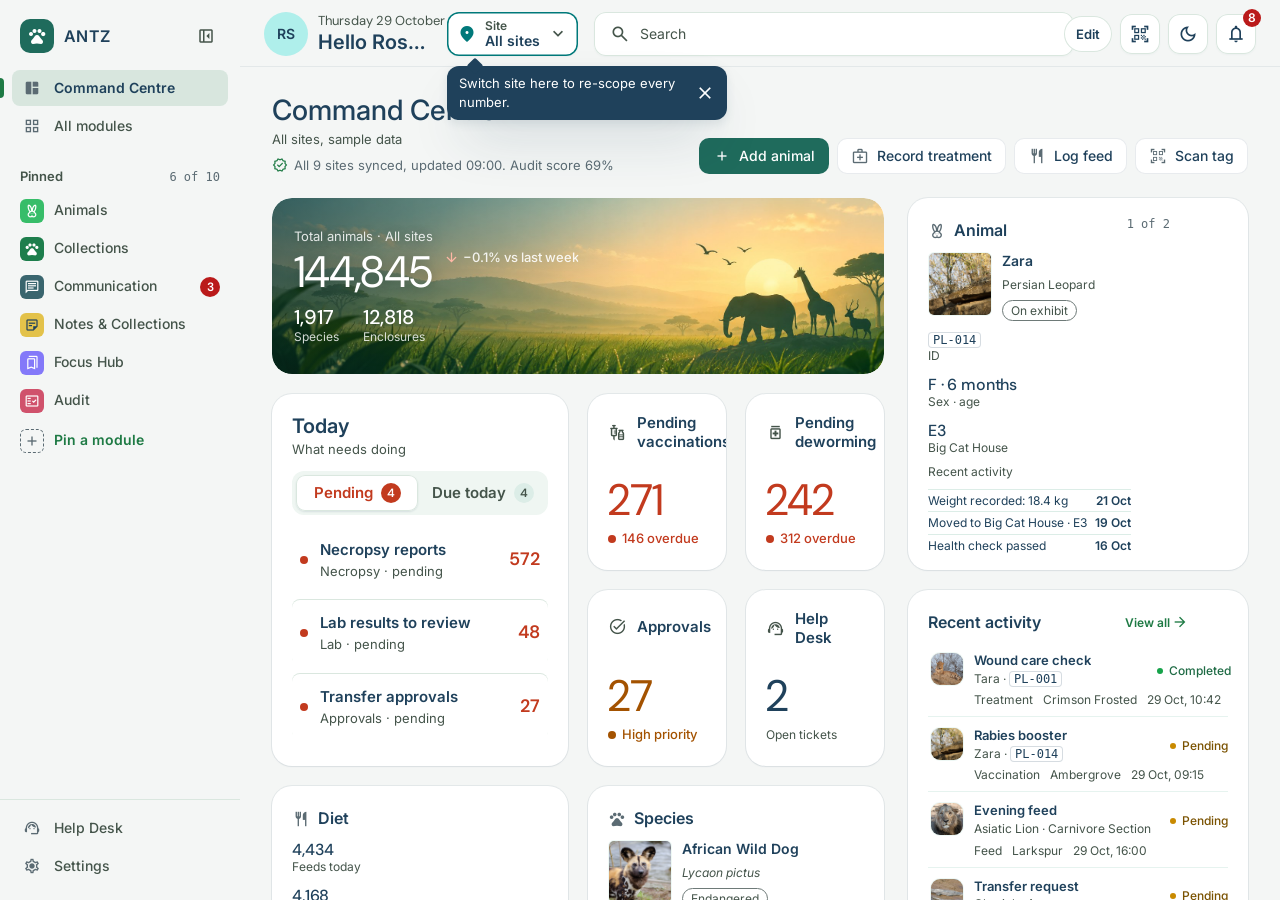
<file: ideations/1 Original dashboard/legacy.html>
<!doctype html>
<html lang="en">
<head>
<meta charset="utf-8">
<meta name="viewport" content="width=device-width, initial-scale=1, viewport-fit=cover">
<meta name="robots" content="noindex">
<link rel="icon" href="data:,">
<title>ANTZ</title>
<meta name="theme-color" content="#F2FBF8">
<meta name="color-scheme" content="light dark">
<!-- config first (plain data), then apply the saved theme before any CSS paints: no flash of the wrong theme -->
<script src="config.js?v=20261103a"></script>
<script src="data.js?v=20261103a"></script>
<script>
  (function () {
    var t = null;
    try { t = localStorage.getItem('antz-theme'); } catch (e) { /* storage blocked */ }
    if (t !== 'light' && t !== 'dark' && t !== 'system') t = (window.ANTZ_CONFIG && window.ANTZ_CONFIG.theme) || 'system';
    if (t === 'light' || t === 'dark') document.documentElement.setAttribute('data-theme', t);
    var dark = t === 'dark' || (t === 'system' && window.matchMedia && matchMedia('(prefers-color-scheme: dark)').matches);
    document.querySelector('meta[name="theme-color"]').setAttribute('content', dark ? '#0D1A20' : '#F2FBF8');
  })();
</script>
<!--
  ANTZ HOME
  index.html  markup only (sidebar, header, dashboard, app window, app screens)
  styles.css  Style 1 tokens + components
  config.js   all content: user, theme default, sites, modules, chart types, home layout, pins, images, sample data
  data.js     seeded sample-data generator (per-site numbers, 12-week series); loaded before app.js
  app.js      behaviour
  Open this file directly (file://) or serve the folder. See README.md.
-->
<link rel="preconnect" href="https://fonts.googleapis.com">
<link rel="stylesheet" href="https://fonts.googleapis.com/css2?family=Inter:wght@400..700&family=DM+Sans:opsz,wght@9..40,400..700&display=swap">
<link rel="stylesheet" href="https://fonts.googleapis.com/css2?family=Material+Symbols+Outlined:opsz,wght,FILL,GRAD@20..48,100..700,0..1,-50..200&display=block">
<link rel="stylesheet" href="styles.css?v=20261103a">
</head>
<body>
<div class="shell" id="shell">
  <!-- ===== SIDEBAR: Command Centre, All modules (App Library sheet), pinned modules, help =====
       desktop: 240px, collapsible to a 72px icon rail; tablet: the rail, expandable; phone: drawer from the header menu button.
       The collapse toggle and Ctrl+\ or [ switch it; the choice is saved as antz-side. -->
  <nav class="side" id="side" aria-label="Main">
    <div class="side__top">
      <span class="side__brand"><span class="side__logo" aria-hidden="true"><span class="material-symbols-outlined">pets</span></span><span class="side__word">ANTZ</span></span>
      <button type="button" class="side__toggle" id="sideToggle" data-act="sideToggle" aria-expanded="true" aria-controls="side" aria-label="Collapse sidebar" aria-keyshortcuts="Control+\ ["><span class="material-symbols-outlined ico ico--sm" aria-hidden="true">left_panel_open</span></button>
      <button type="button" class="side__close" id="sideClose" data-act="drawerClose" aria-label="Close menu"><span class="material-symbols-outlined ico" aria-hidden="true">close</span></button>
    </div>
    <div class="side__scroll">
      <ul class="side__list" id="snHome"></ul>
      <div class="side__sec"><h2 id="snPinsH">Pinned</h2><span class="side__count" id="snPinsN"></span></div>
      <ul class="side__list side__pins" id="snPins" aria-labelledby="snPinsH"></ul>
      <button type="button" class="side__add sn" data-act="pinPicker" data-label="Pin a module"><span class="sn__ic"><span class="material-symbols-outlined" aria-hidden="true">add</span></span><span class="sn__lbl">Pin a module</span></button>
    </div>
    <div class="side__foot">
      <ul class="side__list">
        <li><button type="button" class="sn" data-open="help" data-label="Help Desk"><span class="sn__ic"><span class="material-symbols-outlined" aria-hidden="true">support_agent</span></span><span class="sn__lbl">Help Desk</span></button></li>
        <li><button type="button" class="sn" data-act="profile" data-label="Settings and appearance" aria-haspopup="menu"><span class="sn__ic"><span class="material-symbols-outlined" aria-hidden="true">settings</span></span><span class="sn__lbl">Settings</span></button></li>
      </ul>
    </div>
  </nav>
  <div class="side-scrim" id="sideScrim" data-act="drawerClose" hidden></div>
<div class="ui" id="ui">
  <!-- ===== FIXED HEADER: greeting, search, edit, scan, notifications ===== -->
  <header class="status topbar" id="statusBar">
    <div class="hello">
      <button type="button" class="round-btn menu-btn" id="menuBtn" data-act="drawer" aria-controls="side" aria-expanded="false" aria-label="Open menu, pinned modules"><span class="material-symbols-outlined ico" aria-hidden="true">menu</span></button>
      <button type="button" class="avatar" id="avatarBtn" data-act="profile" aria-haspopup="menu" aria-label="Profile">RS</button>
      <div class="hello__txt">
        <p class="hello__sub" id="helloDate"></p>
        <p class="hello__name" id="helloName">Hello Roshni</p>
      </div>
    </div>
    <button type="button" class="site-pill" id="sitePill" data-act="site" aria-haspopup="dialog" aria-expanded="false" aria-label="Change site">
      <span class="material-symbols-outlined site-pill__ic" aria-hidden="true">location_on</span>
      <span class="site-pill__txt"><span class="site-pill__lbl">Site</span><span class="site-pill__name" id="siteLabel">All sites</span></span>
      <span class="material-symbols-outlined site-pill__chev" aria-hidden="true">expand_more</span>
    </button>
    <button type="button" class="hsearch" id="hSearch" data-act="search" aria-label="Search modules, species, animals and notes"><span class="material-symbols-outlined ico" aria-hidden="true">search</span><span class="hsearch__ph" aria-hidden="true">Search</span></button>
    <div class="hacts">
      <button type="button" class="pill-btn edit-txt" id="editBtn" data-act="edit">Edit</button>
      <button type="button" class="round-btn" id="scanBtn" data-act="scan" aria-label="Scan a tag, QR or microchip"><span class="material-symbols-outlined ico" aria-hidden="true">qr_code_scanner</span></button>
      <button type="button" class="round-btn" id="themeBtn" data-act="theme" aria-label="Switch to dark mode"><span class="material-symbols-outlined ico" aria-hidden="true">dark_mode</span></button>
      <button type="button" class="round-btn" id="bellBtn" data-act="nc" aria-label="Notification Center, 8 new"><span class="material-symbols-outlined ico" aria-hidden="true">notifications</span><span class="badge" aria-hidden="true">8</span></button>
    </div>
  </header>

  <div class="home" id="home">
    <!-- edit (jiggle) mode bar: sits under the fixed header -->
    <div class="editbar" id="editBar">
      <button type="button" class="round-btn" id="addWidgetBtn" data-act="gallery" aria-label="Add Widget"><span class="material-symbols-outlined ico" aria-hidden="true">add</span></button>
      <span class="grow" style="flex:1"></span>
      <span class="muted" style="font-size:12px">Drag a widget’s corner to resize</span>
      <button type="button" class="pill-btn pill-btn--dark" id="doneBtn" data-act="done">Done</button>
    </div>
    <!-- the one home page: the Command Centre dashboard (app.js renders it; it scrolls vertically) -->
    <main class="page page--dash" id="homePages" aria-labelledby="dashH"></main>
    <!-- quick actions float over the dashboard (style-6) -->
  </div>

  <!-- APP WINDOW (a launched module) -->
  <section class="appwin" id="appwin" aria-labelledby="appTitle" hidden>
    <header class="app-hd">
      <button type="button" class="app-home" id="appHome" data-act="home" aria-label="Back to Command Centre"><span class="material-symbols-outlined ico" aria-hidden="true">arrow_back</span><span class="app-home__lbl">Dashboard</span></button>
      <button type="button" class="app-back" id="appBack" data-act="appBack" hidden><span class="material-symbols-outlined ico" aria-hidden="true">arrow_back</span><span>Back</span></button>
      <span class="app__ic" id="appIc" aria-hidden="true"></span>
      <h1 id="appTitle" tabindex="-1">App</h1>
      <button type="button" class="btn btn--ghost btn--sm pin-toggle" id="appPin" data-pin="" aria-pressed="false"><span class="material-symbols-outlined ico ico--sm" aria-hidden="true">push_pin</span><span class="lbl-long">Pin to sidebar</span><span class="vh">, pinned to the sidebar</span></button>
      <button type="button" class="icon-btn" id="appMore" data-more="" aria-label="More options" aria-haspopup="menu"><span class="material-symbols-outlined ico" aria-hidden="true">more_horiz</span></button>
    </header>
    <div class="app-body" id="appBody">

      <!-- NOTES & COLLECTIONS -->
      <section class="screen has-fab" data-screen="notes" aria-label="Notes and collections" hidden>
        <div class="app-toolbar">
          <p>Observation notes from every section, grouped into collections.</p>
          <div class="app-toolbar__acts"><button type="button" class="btn btn--primary" data-act="nwNew"><span class="material-symbols-outlined ico ico--sm" aria-hidden="true">add</span>New note</button></div>
        </div>
        <div class="two-col">
          <div class="side-list" id="noteCollsBox">
            <h2 id="h-ncoll">Collections</h2>
            <ul id="noteColls" aria-labelledby="h-ncoll"></ul>
            <button type="button" class="btn btn--ghost btn--sm side-list__add" data-act="toast" data-msg="New collection"><span class="material-symbols-outlined ico ico--sm" aria-hidden="true">add</span>New collection</button>
          </div>
          <div>
            <div class="filters" id="notesFilters">
              <label class="search"><span class="material-symbols-outlined ico ico--sm" aria-hidden="true">search</span><span class="vh">Search notes</span><input type="search" id="noteQ" placeholder="Search notes"></label>
              <div class="chips" role="group" aria-label="Note type" id="noteTypes"></div>
              <label><span class="vh">Sort notes</span><select class="sel" id="noteSort"><option>Newest first</option><option>Oldest first</option><option>A-Z</option></select></label>
              <span class="result-count" id="noteCount" aria-live="polite"></span>
            </div>
            <ul class="cards" id="noteGrid"></ul>
          </div>
        </div>
        <button type="button" class="btn btn--primary fab" data-act="nwNew"><span class="material-symbols-outlined ico ico--sm" aria-hidden="true">add</span>New note</button>
      </section>

      <!-- COLLECTIONS → SPECIES → ANIMAL -->
      <section class="screen" data-screen="collections" aria-label="Collections" hidden>
        <div class="level" data-level="module">
          <div class="app-toolbar">
            <p>Every species and animal across the sites.</p>
            <div class="app-toolbar__acts"><button type="button" class="btn btn--primary" data-act="toast" data-msg="Add a species"><span class="material-symbols-outlined ico ico--sm" aria-hidden="true">add</span>Add species</button></div>
          </div>
          <div class="stats">
            <div class="stat"><b>2,411</b><span>Species</span></div>
            <div class="stat"><b>110,020</b><span>Animals</span></div>
            <div class="stat"><b>643</b><span>Newly added</span></div>
            <div class="stat"><b>9</b><span>Sites</span></div>
          </div>
          <div class="filters" id="spFilters">
            <label class="search"><span class="material-symbols-outlined ico ico--sm" aria-hidden="true">search</span><span class="vh">Search species</span><input type="search" id="spQ" placeholder="Common or scientific name"></label>
            <div class="chips" role="group" aria-label="Class" id="spClasses"></div>
            <label><span class="vh">Site</span><select class="sel" id="spSite"><option>All sites</option><option>Clearspring</option><option>Crimson Frosted</option><option>Foxglen</option><option>Hollowpine</option></select></label>
            <label><span class="vh">Sort species</span><select class="sel" id="spSort"><option value="count">Most animals</option><option value="az">A-Z</option></select></label>
            <span class="result-count" id="spCount" aria-live="polite"></span>
          </div>
          <ul class="sp-grid" id="spGrid"></ul>
        </div>

        <div class="level" data-level="species" hidden>
          <nav class="crumbs" aria-label="Breadcrumb"><ol><li><button type="button" data-act="lvl" data-level="module">Collections</button></li><li aria-current="page" class="spName">Persian Leopard</li></ol></nav>
          <div class="sp-layout">
            <div class="profile" id="spProfile">
              <span class="ph" aria-hidden="true"></span>
              <div><h2 class="spName" tabindex="-1" id="h-sp">Persian Leopard</h2><p class="sci" id="spSci">Panthera pardus saxicolor</p></div>
              <div class="acts spActs"></div>
              <dl class="facts" id="spFacts"></dl>
            </div>
            <div>
              <div class="tabs segctl" role="tablist" aria-label="Species sections">
                <button type="button" class="tab" role="tab" id="spt-animals" aria-controls="spp-animals" aria-selected="true">Animals</button>
                <button type="button" class="tab" role="tab" id="spt-over" aria-controls="spp-over" aria-selected="false" tabindex="-1">Overview</button>
                <button type="button" class="tab" role="tab" id="spt-med" aria-controls="spp-med" aria-selected="false" tabindex="-1">Medical</button>
                <button type="button" class="tab" role="tab" id="spt-notes" aria-controls="spp-notes" aria-selected="false" tabindex="-1">Notes</button>
              </div>
              <div role="tabpanel" id="spp-animals" aria-labelledby="spt-animals">
                <div class="filters" id="anFilters">
                  <label class="search"><span class="material-symbols-outlined ico ico--sm" aria-hidden="true">search</span><span class="vh">Search animals</span><input type="search" id="anQ" placeholder="Name or ID"></label>
                  <div class="chips" role="group" aria-label="Sex" id="anSex"></div>
                  <span class="result-count" id="anCount" aria-live="polite"></span>
                </div>
                <ul class="an-grid" id="anGrid"></ul>
              </div>
              <div role="tabpanel" id="spp-over" aria-labelledby="spt-over" hidden><div class="panel placeholder-panel"><span class="bar b90"></span><span class="bar b100"></span><span class="bar b70"></span></div></div>
              <div role="tabpanel" id="spp-med" aria-labelledby="spt-med" hidden><div class="panel placeholder-panel"><span class="bar b60"></span><span class="bar b90"></span></div></div>
              <div role="tabpanel" id="spp-notes" aria-labelledby="spt-notes" hidden><div class="panel placeholder-panel"><span class="bar b80"></span><span class="bar b60"></span></div></div>
            </div>
          </div>
        </div>

        <div class="level" data-level="animal" hidden>
          <nav class="crumbs" aria-label="Breadcrumb"><ol><li><button type="button" data-act="lvl" data-level="module">Collections</button></li><li><button type="button" data-act="lvl" data-level="species" class="spName">Persian Leopard</button></li><li aria-current="page" class="anName">Zara</li></ol></nav>
          <div class="an-layout">
            <div class="profile" id="anProfile">
              <span class="ph" aria-hidden="true"></span>
              <div><h2 tabindex="-1" id="h-an"><span class="anName">Zara</span> <span class="muted" style="font-weight:400;font-size:.7em" id="anIdH">PL-014</span></h2><p class="sci"><span class="spName">Persian Leopard</span> · <span id="anStatusH">On exhibit</span></p></div>
              <div class="acts anActs"></div>
              <dl class="facts" id="anFacts"></dl>
            </div>
            <div>
              <div class="tabs" role="tablist" aria-label="Animal record" id="anTabs">
                <button type="button" class="tab" role="tab" id="ant-over" aria-controls="anp-over" aria-selected="true">Overview</button>
                <button type="button" class="tab" role="tab" id="ant-med" aria-controls="anp-med" aria-selected="false" tabindex="-1">Medical</button>
                <button type="button" class="tab" role="tab" id="ant-diet" aria-controls="anp-diet" aria-selected="false" tabindex="-1">Diet</button>
                <button type="button" class="tab" role="tab" id="ant-house" aria-controls="anp-house" aria-selected="false" tabindex="-1">Housing</button>
                <button type="button" class="tab" role="tab" id="ant-notes" aria-controls="anp-notes" aria-selected="false" tabindex="-1">Notes</button>
              </div>
              <div role="tabpanel" id="anp-over" aria-labelledby="ant-over">
                <div class="kpis">
                  <div class="kpi"><b>18.4 kg</b><span>Last weight · 21 Oct</span></div>
                  <div class="kpi"><b>12 Aug</b><span>Last vaccination</span></div>
                  <div class="kpi is-hot"><b>Overdue</b><span>Deworming · due 20 Oct</span></div>
                </div>
                <div class="panel">
                  <h3 class="sec-title">Recent activity</h3>
                  <ul class="timeline">
                    <li><span>Weight recorded: 18.4 kg</span><small>21 Oct</small></li>
                    <li><span>Moved to Big Cat House · E3 (exhibit)</span><small>19 Oct</small></li>
                    <li><span>Final health check passed</span><small>16 Oct</small></li>
                    <li><span>Note added: Coat Condition</span><small>30 Aug</small></li>
                  </ul>
                </div>
              </div>
              <div role="tabpanel" id="anp-med" aria-labelledby="ant-med" hidden><div class="panel placeholder-panel"><span class="bar b80"></span><span class="bar b100"></span></div></div>
              <div role="tabpanel" id="anp-diet" aria-labelledby="ant-diet" hidden><div class="panel placeholder-panel"><span class="bar b70"></span><span class="bar b40"></span></div></div>
              <div role="tabpanel" id="anp-house" aria-labelledby="ant-house" hidden><div class="panel placeholder-panel"><span class="bar b90"></span><span class="bar b60"></span></div></div>
              <div role="tabpanel" id="anp-notes" aria-labelledby="ant-notes" hidden><div class="panel placeholder-panel"><span class="bar b80"></span><span class="bar b70"></span></div></div>
            </div>
            <div class="an-side">
              <div class="panel" id="anQA">
                <h3 class="sec-title">Quick actions</h3>
                <div class="qa-list">
                  <button type="button" class="btn btn--ghost" data-act="toast" data-msg="Record weight"><span class="material-symbols-outlined ico ico--sm" aria-hidden="true">add</span>Record weight</button>
                  <button type="button" class="btn btn--ghost" data-act="toast" data-msg="Record a dose"><span class="material-symbols-outlined ico ico--sm" aria-hidden="true">add</span>Record a dose</button>
                  <button type="button" class="btn btn--ghost" data-act="toast" data-msg="Add note"><span class="material-symbols-outlined ico ico--sm" aria-hidden="true">add</span>Add note</button>
                  <button type="button" class="btn btn--ghost" data-act="toast" data-msg="New transfer request"><span class="material-symbols-outlined ico ico--sm" aria-hidden="true">add</span>Request transfer</button>
                </div>
              </div>
              <div class="panel" id="anRelBox"><h3 class="sec-title">Related animals</h3><ul class="rel" id="anRel"></ul></div>
            </div>
          </div>
        </div>
      </section>

      <!-- ANNOUNCEMENTS -->
      <section class="screen" data-screen="announcements" aria-label="Announcements" hidden>
        <div class="app-toolbar">
          <p>News for everyone, from admins and teams.</p>
          <div class="app-toolbar__acts"><button type="button" class="btn btn--primary" data-act="toast" data-msg="Post an announcement"><span class="material-symbols-outlined ico ico--sm" aria-hidden="true">add</span>Post</button></div>
        </div>
        <div class="split" id="annSplit">
          <div class="list-col">
            <div class="filters"><div class="chips" role="group" aria-label="Show" id="annFilters"></div></div>
            <ul class="ann-list" id="annList"></ul>
          </div>
          <article class="read-pane" id="annRead" aria-labelledby="annReadT"><div id="annReadBody"></div></article>
        </div>
      </section>

      <!-- COMMUNICATION -->
      <section class="screen" data-screen="communication" aria-label="Communication" hidden>
        <div class="app-toolbar">
          <p>Chats with your teams.</p>
          <div class="app-toolbar__acts"><button type="button" class="btn btn--primary" data-act="toast" data-msg="New message"><span class="material-symbols-outlined ico ico--sm" aria-hidden="true">add</span>New message</button></div>
        </div>
        <div class="chat" id="chat">
          <div class="chat__list">
            <div class="chat__list-hd">
              <label class="search"><span class="material-symbols-outlined ico ico--sm" aria-hidden="true">search</span><span class="vh">Search chats</span><input type="search" placeholder="Search people and groups"></label>
              <div class="tabs segctl" role="tablist" aria-label="Conversation type" id="chatTabs">
                <button type="button" class="tab" role="tab" aria-controls="convoPanel" aria-selected="true" data-value="all">Chats <span class="badge" aria-label="3 unread">3</span></button>
                <button type="button" class="tab" role="tab" aria-controls="convoPanel" aria-selected="false" tabindex="-1" data-value="group">Groups</button>
              </div>
            </div>
            <div class="convos" role="tabpanel" id="convoPanel" aria-label="Conversations"><ul id="convoList"></ul></div>
          </div>
          <div class="thread" id="thread">
            <div class="thread__hd">
              <span class="av" id="thAv">KV</span>
              <div class="grow"><b id="thName" class="ell" style="display:block">Kai Vance</b><small id="thSub">Maintenance · online</small></div>
              <button type="button" class="icon-btn info-btn" data-act="chatInfo" aria-pressed="false" aria-label="Conversation info"><span class="material-symbols-outlined ico" aria-hidden="true">info</span></button>
            </div>
            <div class="msgs" id="msgs" tabindex="0" aria-label="Messages"></div>
            <form class="composer" id="composer">
              <button type="button" class="icon-btn" data-act="toast" data-msg="Attach a photo or file" aria-label="Attach"><span class="material-symbols-outlined ico" aria-hidden="true">attach_file</span></button>
              <label class="vh" for="composeIn">Message</label>
              <input id="composeIn" type="text" placeholder="Write a message" autocomplete="off">
              <button type="submit" class="icon-btn" aria-label="Send" style="background:var(--md-sys-color-primary);color:var(--md-sys-color-on-primary);border-color:var(--md-sys-color-primary)"><span class="material-symbols-outlined ico" aria-hidden="true">send</span></button>
            </form>
          </div>
          <aside class="chat__info" aria-label="Conversation info">
            <h3>Members</h3>
            <ul class="members" id="chatMembers"></ul>
            <h3>Shared files</h3>
            <div class="files"><span class="ph"></span><span class="ph"></span><span class="ph"></span><span class="ph"></span><span class="ph"></span><span class="ph"></span></div>
          </aside>
        </div>
      </section>

      <!-- FOCUS HUB -->
      <section class="screen" data-screen="focus" aria-label="Focus Hub" hidden>
        <div class="app-toolbar"><p>Everything you liked or bookmarked: species, animals, notes and announcements.</p></div>
        <div class="two-col">
          <div class="side-list" id="folderBox">
            <h2 id="h-folders">Folders</h2>
            <ul id="folderList" aria-labelledby="h-folders"></ul>
            <button type="button" class="btn btn--ghost btn--sm side-list__add" data-act="toast" data-msg="New folder"><span class="material-symbols-outlined ico ico--sm" aria-hidden="true">add</span>New folder</button>
          </div>
          <div>
            <div class="tabs segctl" role="tablist" aria-label="Saved items" id="focusTabs">
              <button type="button" class="tab" role="tab" aria-controls="savedPanel" aria-selected="true" data-value="all">All <span class="count" id="cAll"></span></button>
              <button type="button" class="tab" role="tab" aria-controls="savedPanel" aria-selected="false" tabindex="-1" data-value="liked">Liked <span class="count" id="cLiked"></span></button>
              <button type="button" class="tab" role="tab" aria-controls="savedPanel" aria-selected="false" tabindex="-1" data-value="bm">Bookmarked <span class="count" id="cBm"></span></button>
            </div>
            <div role="tabpanel" id="savedPanel" aria-label="Saved items">
              <div class="filters"><div class="chips" role="group" aria-label="Item type" id="focusTypes"></div><span class="result-count" id="focusCount" aria-live="polite"></span></div>
              <ul class="saved-grid" id="savedGrid"></ul>
            </div>
          </div>
        </div>
      </section>

      <!-- HELP DESK -->
      <section class="screen" data-screen="help" aria-label="Help Desk" hidden>
        <div class="app-toolbar">
          <p>Search the guides first, then raise a ticket.</p>
          <div class="app-toolbar__acts"><button type="button" class="btn btn--primary" data-act="ticketOpen"><span class="material-symbols-outlined ico ico--sm" aria-hidden="true">add</span>Raise a ticket</button></div>
        </div>
        <div class="help-layout">
          <div>
            <div class="status-row" role="group" aria-label="Filter by status" id="statusRow">
              <button type="button" class="status-btn" data-status="Open" aria-pressed="false"><b>2</b><span>Open</span></button>
              <button type="button" class="status-btn" data-status="In progress" aria-pressed="false"><b>1</b><span>In progress</span></button>
              <button type="button" class="status-btn" data-status="Resolved" aria-pressed="false"><b>14</b><span>Resolved</span></button>
            </div>
            <div class="table-wrap" id="ticketTable">
              <table class="table">
                <caption class="vh">My tickets</caption>
                <thead><tr><th scope="col">Ticket</th><th scope="col">Subject</th><th scope="col">Module</th><th scope="col">Priority</th><th scope="col">Status</th><th scope="col">Updated</th></tr></thead>
                <tbody id="ticketRows"></tbody>
              </table>
            </div>
          </div>
          <div class="help-side">
            <form class="form-panel" id="ticketForm" aria-labelledby="h-raise">
              <div class="form-panel__hd"><h2 id="h-raise">Raise a ticket</h2><button type="button" class="icon-btn form-close" data-act="ticketClose" aria-label="Close form"><span class="material-symbols-outlined ico" aria-hidden="true">close</span></button></div>
              <div class="field"><label class="field-lbl" for="tkMod">Module</label><select id="tkMod"><option>Collections</option><option>Medical</option><option>Pharmacy</option><option>Housing</option><option>Tags</option><option>Other</option></select></div>
              <div class="field"><label class="field-lbl" for="tkSub">Subject</label><input id="tkSub" type="text" placeholder="What went wrong?"></div>
              <div class="field"><label class="field-lbl" for="tkDesc">Details</label><textarea id="tkDesc" placeholder="Steps, site and animal ID if relevant"></textarea></div>
              <fieldset class="field"><legend class="field-lbl">Priority</legend><div class="radios"><label><input type="radio" name="prio" checked> Low</label><label><input type="radio" name="prio"> Medium</label><label><input type="radio" name="prio"> High</label></div></fieldset>
              <div style="display:flex;gap:8px;flex-wrap:wrap"><button type="button" class="btn btn--ghost" data-act="toast" data-msg="Attach a screenshot"><span class="material-symbols-outlined ico ico--sm" aria-hidden="true">attach_file</span>Attach</button><button type="submit" class="btn btn--primary">Submit ticket</button></div>
            </form>
            <div class="panel" id="guides">
              <h2 class="sec-title">Guides</h2>
              <label class="search" style="margin-bottom:8px"><span class="material-symbols-outlined ico ico--sm" aria-hidden="true">search</span><span class="vh">Search guides</span><input type="search" placeholder="Search guides"></label>
              <ul class="articles">
                <li><button type="button" class="link" data-act="toast" data-msg="Guide: Print tag labels">How to print tag labels</button></li>
                <li><button type="button" class="link" data-act="toast" data-msg="Guide: Transfer an animal">Request an animal transfer</button></li>
                <li><button type="button" class="link" data-act="toast" data-msg="Guide: Tablet use">Using ANTZ on a tablet</button></li>
              </ul>
            </div>
          </div>
        </div>
      </section>

      <!-- any other module (placeholder app) -->
      <section class="screen" data-screen="generic" aria-label="Module" hidden>
        <div class="app-toolbar"><p id="genSub">Module</p><div class="app-toolbar__acts" id="genActs"></div></div>
        <div id="genStats"></div>
        <div class="panel placeholder-panel" style="margin-top:14px"><span class="bar b90"></span><span class="bar b100"></span><span class="bar b70"></span></div>
        <p class="muted" style="margin-top:14px">This module’s own screens are outside this wireframe, so it lands on its Large stats view. It launches and closes like every other app.</p>
      </section>
    </div>
  </section>

  <!-- overlays are rendered here -->
  <div id="overlayRoot"></div>
  <div class="toast" id="toast" role="status" aria-live="polite" hidden><span id="toastMsg"></span><button type="button" id="toastAct" hidden></button></div>
</div>

</div>
<script src="widget-kit.js?v=20261103a"></script>
<script src="app.js?v=20261103a"></script>
</body>
</html>
</file>
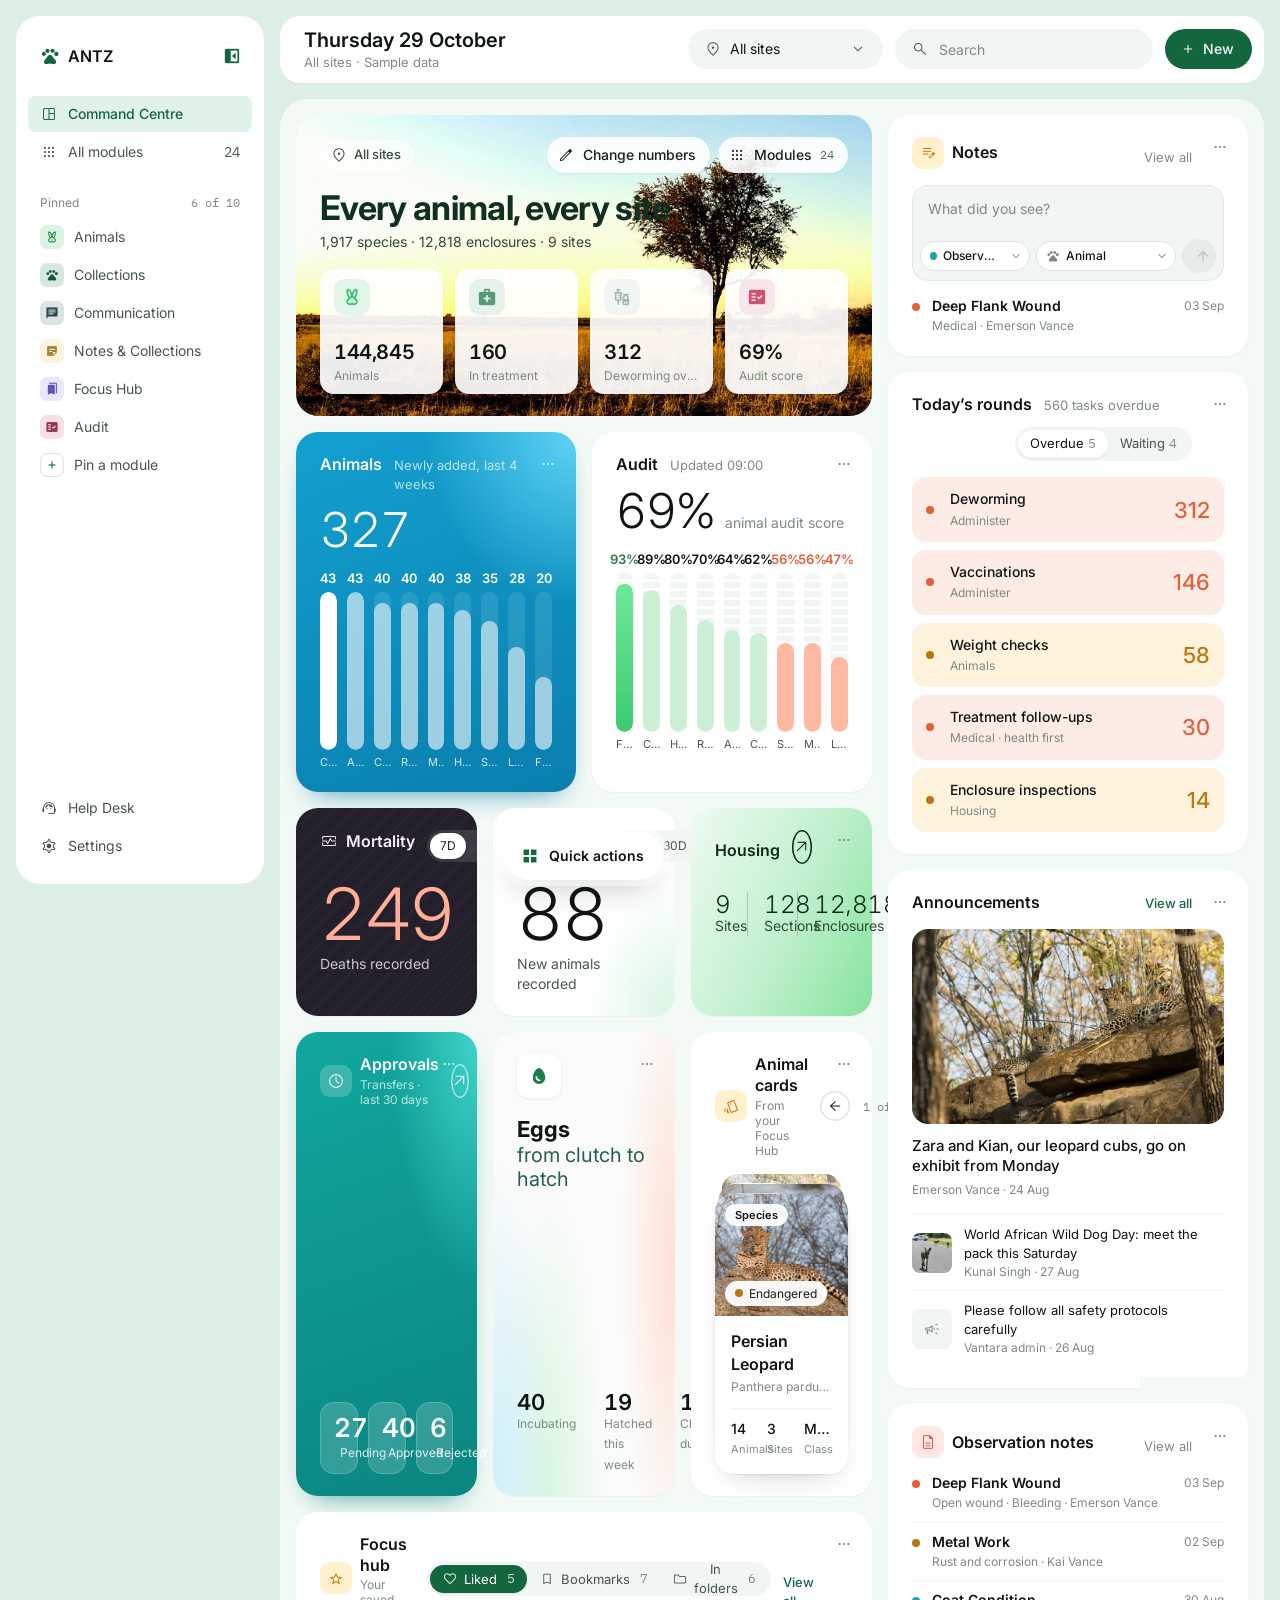
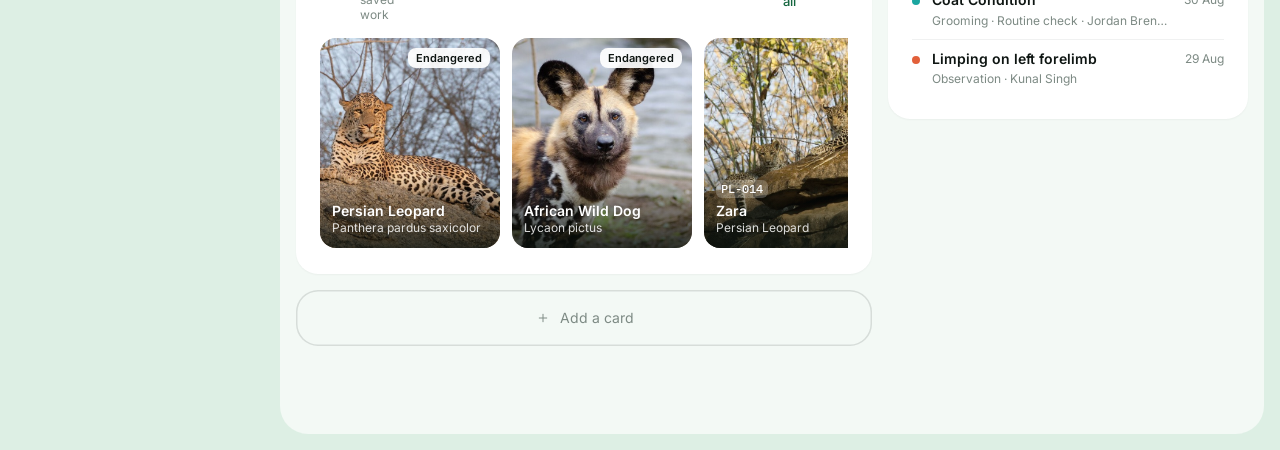
<file: ideations/3 Redesign (widget picker)/redesign.html>
<!doctype html>
<html lang="en">
<head>
<meta charset="utf-8">
<meta name="viewport" content="width=device-width, initial-scale=1">
<title>ANTZ · Command Centre (redesign)</title>
<!--
  Command Centre redesign, built with unslop (Damir Sokolovsky, @heydamir, CC BY 4.0).
  Direction: a daily command centre for zoo teams. Steady, field-ready, a little warm.
  World: keepers' morning rounds. Moments: Today's rounds and one overdue chart.
  Signature: animal IDs as mono ear-tag chips.
  Uses the same config.js and data.js as index.html, so every number matches the current dashboard.
-->
<script src="config.js?v=20261102i"></script>
<script src="data.js?v=20261102i"></script>
<link rel="preconnect" href="https://fonts.googleapis.com">
<link rel="stylesheet" href="https://fonts.googleapis.com/css2?family=IBM+Plex+Mono:wght@400;500&family=Inter:wght@300;400;500;600&display=swap">
<link rel="stylesheet" href="https://fonts.googleapis.com/css2?family=Material+Symbols+Outlined:opsz,wght,FILL,GRAD@20,300,0,0&display=block">
<style>
:root {
  /* slate ramp, tinted a touch toward leaf green */
  --bg: #F4F6F5; --surface: #FFFFFF; --sunk: #EEF1F0;
  --ink: #18201D; --ink-2: #4E5A55; --ink-3: #7B8681;
  --line: rgb(24 32 29 / .08); --line-2: rgb(24 32 29 / .14);
  --accent: #1F6B4A; --accent-ink: #FFFFFF; --accent-soft: #E3F0E9;
  --crit: #B8432A; --high: #9A6410; --good: #2F7A4F;
  --font: 'IBM Plex Sans', -apple-system, BlinkMacSystemFont, 'Segoe UI', sans-serif;
  --mono: 'IBM Plex Mono', ui-monospace, Menlo, monospace;
  --ease: cubic-bezier(.2, .7, .2, 1);
  color-scheme: light;
}
:root[data-theme="dark"] {
    --bg: #111513; --surface: #181D1B; --sunk: #1F2522;
    --ink: #E8ECEA; --ink-2: #A9B3AE; --ink-3: #7A8580;
    --line: rgb(232 236 234 / .07); --line-2: rgb(232 236 234 / .13);
    --accent: #6CC79A; --accent-ink: #0E1A14; --accent-soft: #1E3128;
    --crit: #F08A6E; --high: #E2B25C; --good: #7CCB9A;
    color-scheme: dark;
}
* { box-sizing: border-box; }
html, body { margin: 0; }
body { background: var(--bg); color: var(--ink); font: 400 14px/1.45 var(--font); -webkit-font-smoothing: antialiased; }
button, input, select { font: inherit; color: inherit; }
button { cursor: pointer; }
a { color: inherit; text-decoration: none; }
:focus-visible { outline: 2px solid var(--accent); outline-offset: 2px; border-radius: 6px; }
.ico { font-family: 'Material Symbols Outlined'; font-size: 18px; line-height: 1; font-variation-settings: 'wght' 300, 'opsz' 20; width: 18px; display: inline-block; overflow: hidden; flex: none; user-select: none; }
.num { font-family: var(--font); font-variant-numeric: tabular-nums; }
.tag { font: 500 12px/1 var(--mono); padding: 3px 5px; border-radius: 4px; background: var(--sunk); color: var(--ink); white-space: nowrap; }
.muted { color: var(--ink-3); }

/* shell */
.shell { display: grid; grid-template-columns: 248px minmax(0, 1fr); min-height: 100vh; }
.side { position: sticky; top: 0; height: 100vh; display: flex; flex-direction: column; padding: 20px 12px; border-right: 1px solid var(--line); background: var(--bg); }
.brand { display: flex; align-items: center; gap: 8px; padding: 4px 12px 24px; font: 600 16px/1 var(--font); }
.brand .ico { color: var(--accent); font-size: 20px; width: 20px; font-variation-settings: 'wght' 500, 'FILL' 1; }
.nav { display: flex; flex-direction: column; gap: 2px; }
.nav a { display: flex; align-items: center; gap: 10px; height: 36px; padding: 0 12px; border-radius: 8px; color: var(--ink-2); transition: background-color .15s var(--ease), color .15s var(--ease); }
.nav a:hover { background: var(--sunk); color: var(--ink); }
.nav a[aria-current="page"] { background: var(--surface); color: var(--ink); box-shadow: inset 0 0 0 1px var(--line); font-weight: 500; }
.nav a[aria-current="page"] .ico { color: var(--accent); }
.nav__label { padding: 24px 12px 8px; font-size: 12px; color: var(--ink-3); display: flex; justify-content: space-between; }
.nav__count { font-family: var(--mono); }
.side__foot { margin-top: auto; }

.main { min-width: 0; padding: 0 40px 64px; }
.top { position: sticky; top: 0; z-index: 10; display: flex; align-items: center; gap: 12px; padding: 20px 0 16px; background: var(--bg); }
.top h1 { margin: 0 auto 0 0; font: 500 22px/1.2 var(--font); }
.top h1 small { display: block; margin-top: 2px; font: 400 13px/1.3 var(--font); color: var(--ink-3); }
.field { display: flex; align-items: center; gap: 8px; height: 36px; padding: 0 12px; border-radius: 8px; background: var(--surface); box-shadow: inset 0 0 0 1px var(--line-2); color: var(--ink-2); }
.field select, .field input { border: 0; background: none; outline: none; height: 100%; color: var(--ink); }
.field select { appearance: none; padding-right: 4px; cursor: pointer; }
.field input { width: 200px; }
.field input::placeholder { color: var(--ink-3); }
.field:focus-within { box-shadow: inset 0 0 0 1.5px var(--accent); }
.new { position: relative; }
.new > summary { list-style: none; display: inline-flex; align-items: center; gap: 6px; height: 36px; padding: 0 14px 0 10px; border-radius: 8px; background: var(--accent); color: var(--accent-ink); font-weight: 500; cursor: pointer; transition: transform .1s var(--ease); }
.new > summary::-webkit-details-marker { display: none; }
.new > summary:active { transform: scale(.98); }
.new__menu { position: absolute; right: 0; top: 44px; width: 220px; padding: 4px; border-radius: 12px; background: var(--surface); box-shadow: inset 0 0 0 1px var(--line), 0 12px 32px -12px rgb(0 0 0 / .25); animation: rise .16s var(--ease); }
.new__menu a { display: flex; align-items: center; gap: 10px; height: 36px; padding: 0 10px; border-radius: 8px; color: var(--ink); }
.new__menu a:hover { background: var(--sunk); }
.new__menu .ico { color: var(--ink-3); }
.new__menu kbd { margin-left: auto; font: 400 11px/1 var(--mono); color: var(--ink-3); padding: 3px 5px; border-radius: 4px; box-shadow: inset 0 0 0 1px var(--line-2); }
@keyframes rise { from { opacity: 0; transform: translateY(-4px); } }

/* module colour: icon chips carry each module's own colour (config.js > modules[].colour) */
.mic { width: 28px; height: 28px; border-radius: 8px; display: grid; place-items: center; flex: none; background: var(--c, var(--accent)); color: #fff; }
.mic .ico { font-size: 16px; width: 16px; font-variation-settings: 'wght' 400, 'FILL' 1; }
.mic.dark { color: #18201D; }
.nav .mic { width: 24px; height: 24px; border-radius: 7px; }
.nav .mic .ico { font-size: 14px; width: 14px; }
.pin { position: relative; }
.pin__off { position: absolute; right: 6px; top: 50%; transform: translateY(-50%); width: 24px; height: 24px; border: 0; border-radius: 6px; background: none; color: var(--ink-3); display: grid; place-items: center; opacity: 0; transition: opacity .15s var(--ease), background-color .15s var(--ease); }
.pin:hover .pin__off, .pin__off:focus-visible { opacity: 1; }
.pin__off:hover { background: var(--surface); color: var(--ink); }
.nav .add { color: var(--accent); }
.nav .add .mic { background: none; color: var(--accent); box-shadow: inset 0 0 0 1px var(--line-2); }
.nav button.navbtn { display: flex; align-items: center; gap: 10px; width: 100%; height: 36px; padding: 0 12px; border: 0; border-radius: 8px; background: none; text-align: left; color: var(--ink-2); transition: background-color .15s var(--ease); }
.nav button.navbtn:hover { background: var(--sunk); color: var(--ink); }

/* banner: the one scene; text sits on its calm sky */
.banner { position: relative; grid-column: span 12; min-height: 232px; border-radius: 16px; overflow: hidden; background: #E9D9A6; display: flex; flex-direction: column; justify-content: space-between; padding: 28px 32px; color: #16231C; }
.banner img { position: absolute; inset: 0; width: 100%; height: 100%; object-fit: cover; object-position: center 62%; }
.banner::before { content: ""; position: absolute; inset: 0; background: linear-gradient(90deg, rgb(250 247 232 / .78) 0%, rgb(250 247 232 / .35) 42%, transparent 70%); }
.banner > * { position: relative; }
.banner__eyebrow { display: inline-flex; align-items: center; gap: 6px; font-size: 13px; color: #3C4A42; }
.banner h2 { margin: 8px 0 6px; max-width: 560px; font: 500 30px/1.15 var(--font); letter-spacing: -.01em; }
.banner p { margin: 0; font-size: 14px; color: #3C4A42; }
.banner__foot { display: flex; align-items: center; gap: 8px; flex-wrap: wrap; margin-top: 24px; }
.chipb { display: inline-flex; align-items: center; gap: 8px; height: 36px; padding: 0 14px 0 10px; border: 0; border-radius: 999px; background: rgb(255 255 255 / .9); color: #16231C; font-weight: 500; box-shadow: 0 1px 2px rgb(0 0 0 / .06); transition: background-color .15s var(--ease); }
.chipb:hover { background: #fff; }
.chipb .n { font: 400 12px var(--mono); color: #5B6862; }

/* stats edit */
.stats__hd { grid-column: 1 / -1; display: flex; align-items: center; gap: 8px; padding: 14px 24px 0; }
.stats__hd h2 { margin: 0; font: 500 15px/1.3 var(--font); }
.stats__hd p { margin: 0; font-size: 13px; color: var(--ink-3); }
.ghost { margin-left: auto; display: inline-flex; align-items: center; gap: 6px; height: 30px; padding: 0 10px; border: 0; border-radius: 8px; background: none; color: var(--ink-2); font-size: 13px; transition: background-color .15s var(--ease); }
.ghost:hover { background: var(--sunk); color: var(--ink); }
.ghost + .ghost { margin-left: 0; }
.ghost--on { background: var(--accent); color: var(--accent-ink); }
.ghost--on:hover { background: var(--accent); color: var(--accent-ink); filter: brightness(1.05); }
.stat { position: relative; }
.stat__top { display: flex; align-items: center; gap: 8px; }
.stat__mod { font-size: 12px; color: var(--ink-3); margin-left: auto; }
.stat__pick { width: 100%; margin-top: 10px; height: 32px; padding: 0 8px; border-radius: 8px; border: 0; background: var(--sunk); color: var(--ink); box-shadow: inset 0 0 0 1px var(--line-2); }
.stat::after { content: ""; position: absolute; left: 24px; right: 24px; top: 0; height: 3px; border-radius: 0 0 3px 3px; background: var(--c, transparent); }

/* modules panel (style-6 "Modules" dropdown, as a sheet) */
.scrim { position: fixed; inset: 0; z-index: 50; background: rgb(16 22 19 / .28); display: none; }
.scrim.is-open { display: block; animation: fade .16s var(--ease); }
@keyframes fade { from { opacity: 0; } }
.mods { position: fixed; z-index: 60; left: 50%; top: 72px; transform: translateX(-50%); width: min(880px, calc(100vw - 32px)); max-height: calc(100vh - 104px); display: none; flex-direction: column; border-radius: 16px; background: var(--surface); box-shadow: inset 0 0 0 1px var(--line), 0 24px 64px -16px rgb(0 0 0 / .3); }
.mods.is-open { display: flex; animation: rise .18s var(--ease); }
.mods__hd { display: flex; align-items: center; gap: 12px; padding: 18px 20px 14px; border-bottom: 1px solid var(--line); }
.mods__hd h2 { margin: 0; font: 500 17px/1.2 var(--font); }
.mods__hd .n { font: 400 13px var(--mono); color: var(--ink-3); }
.mods__hd .field { margin-left: auto; height: 34px; }
.mods__hd .field input { width: 180px; }
.x { width: 34px; height: 34px; border: 0; border-radius: 8px; background: none; color: var(--ink-2); display: grid; place-items: center; }
.x:hover { background: var(--sunk); }
.mods__body { overflow-y: auto; padding: 8px 20px 20px; }
.mods__grp { margin: 16px 0 10px; font-size: 13px; color: var(--ink-3); }
.mods__grid { display: grid; grid-template-columns: repeat(4, minmax(0, 1fr)); gap: 10px; }
.mod { position: relative; display: flex; flex-direction: column; gap: 10px; min-height: 112px; padding: 14px; border-radius: 12px; background: color-mix(in srgb, var(--c) 9%, var(--surface)); box-shadow: inset 0 0 0 1px color-mix(in srgb, var(--c) 18%, transparent); color: var(--ink); text-align: left; transition: background-color .15s var(--ease); }
.mod:hover { background: color-mix(in srgb, var(--c) 15%, var(--surface)); }
.mod__top { display: flex; align-items: flex-start; justify-content: space-between; }
.mod__v { font: 400 13px var(--mono); color: var(--ink-2); }
.mod b { font-weight: 500; display: block; }
.mod small { font-size: 12px; color: var(--ink-3); display: block; margin-top: 2px; }
.mod__pin { position: absolute; right: 8px; bottom: 8px; width: 28px; height: 28px; border: 0; border-radius: 8px; background: none; color: var(--ink-3); display: grid; place-items: center; }
.mod__pin:hover { background: rgb(255 255 255 / .7); color: var(--ink); }
.mod__pin[aria-pressed="true"] { color: var(--accent); }
.mod__pin[aria-pressed="true"] .ico { font-variation-settings: 'wght' 400, 'FILL' 1; }
.mods__foot { padding: 12px 20px; border-top: 1px solid var(--line); font-size: 12px; color: var(--ink-3); display: flex; gap: 8px; align-items: center; }
.toast { position: fixed; left: 50%; bottom: 24px; transform: translateX(-50%); z-index: 70; padding: 10px 14px; border-radius: 10px; background: var(--ink); color: var(--bg); font-size: 13px; opacity: 0; pointer-events: none; transition: opacity .2s var(--ease); }
.toast.is-on { opacity: 1; }

/* widget slots: every card below the key numbers can show any panel or any module */
.slot { position: relative; }
.swap { position: absolute; top: 16px; right: 12px; z-index: 3; display: grid; place-items: center; width: 28px; height: 28px; padding: 0; border: 0; border-radius: 8px; background: none; color: var(--ink-3); transition: background-color .15s var(--ease), color .15s var(--ease); }
.swap .ico { font-size: 20px; width: 20px; }
.swap:hover, .slot.is-picking .swap { background: var(--sunk); color: var(--ink); }
.slot .card__hd { padding-right: 32px; }
.slot .feeds { padding-right: 32px; }
.addcard { grid-column: span 12; display: flex; align-items: center; justify-content: center; gap: 8px; height: 56px; border: 0; border-radius: 14px; background: none; color: var(--ink-3); box-shadow: inset 0 0 0 1px var(--line-2); transition: background-color .15s var(--ease), color .15s var(--ease); }
.addcard:hover { background: var(--surface); color: var(--ink); }
.picker { position: fixed; z-index: 60; width: 360px; max-height: min(560px, calc(100vh - 32px)); display: none; flex-direction: column; border-radius: 14px; background: var(--surface); box-shadow: inset 0 0 0 1px var(--line), 0 24px 56px -16px rgb(0 0 0 / .32); }
.picker.is-open { display: flex; animation: rise .16s var(--ease); }
.picker__body { overflow-y: auto; padding: 6px; }
.picker h3 { margin: 10px 10px 4px; font: 400 12px/1 var(--font); color: var(--ink-3); }
.picker button.opt { display: flex; align-items: center; gap: 10px; width: 100%; min-height: 36px; padding: 4px 10px; border: 0; border-radius: 8px; background: none; text-align: left; color: var(--ink); }
.picker button.opt:hover { background: var(--sunk); }
.picker button.opt[aria-checked="true"] { background: var(--accent-soft); }
.picker button.opt[aria-checked="true"]::after { content: "check"; font-family: 'Material Symbols Outlined'; margin-left: auto; color: var(--accent); font-size: 18px; }
.picker .opt .pic { width: 28px; height: 28px; border-radius: 8px; display: grid; place-items: center; background: var(--sunk); color: var(--ink-2); flex: none; }
.picker .opt small { display: block; font-size: 12px; color: var(--ink-3); }
.picker__foot { display: flex; align-items: center; flex-wrap: wrap; gap: 6px; padding: 10px; border-top: 1px solid var(--line); }
.picker__foot .seg button { height: 26px; padding: 0 10px; font-size: 12px; }
.picker__foot .ghost { margin-left: auto; color: var(--crit); }

/* module widgets: the module's own colour carries the chart */
.mw { display: flex; flex-direction: column; gap: 16px; flex: 1; min-height: 0; }
.mw__k { display: flex; align-items: baseline; gap: 10px; flex-wrap: wrap; }
.mw__v { font: 400 32px/1 var(--font); font-variant-numeric: tabular-nums; letter-spacing: -.01em; }
.mw__l { color: var(--ink-2); }
.mw__t { width: 100%; font-size: 13px; color: var(--ink-3); }
.card--mod { display: flex; flex-direction: column; }
.card--mod .card__hd h2 { display: flex; align-items: center; gap: 8px; }
.card--mod .lc .ln { stroke: var(--cc, var(--c)); } .card--mod .lc .area { fill: var(--cc, var(--c)); } .card--mod .lc .end { stroke: var(--cc, var(--c)); }
.cols { display: flex; align-items: flex-end; gap: 8px; height: 160px; }
.cols > div { flex: 1; display: flex; flex-direction: column; align-items: center; gap: 6px; height: 100%; justify-content: flex-end; min-width: 0; }
.cols i { display: block; width: 100%; max-width: 40px; border-radius: 4px 4px 0 0; background: var(--cc, var(--c)); opacity: .35; }
.cols > div:last-child i { opacity: 1; }
.cols b { font: 400 11px var(--mono); color: var(--ink-2); }
.cols small { font: 400 11px var(--mono); color: var(--ink-3); white-space: nowrap; overflow: hidden; text-overflow: ellipsis; max-width: 100%; }
.card--mod .rank .bar i { background: var(--cc, var(--c)); opacity: .8; }
.card--mod .rank .bar::after { display: none; }
.stack { display: flex; height: 12px; border-radius: 6px; overflow: hidden; background: var(--sunk); }
.stack i { display: block; height: 100%; }
.leg { display: flex; flex-wrap: wrap; gap: 8px 16px; font-size: 13px; color: var(--ink-2); }
.leg span { display: inline-flex; align-items: center; gap: 6px; }
.leg i { width: 10px; height: 10px; border-radius: 3px; display: inline-block; }
.leg b { font: 400 13px var(--mono); color: var(--ink); }
.srows { display: flex; flex-direction: column; gap: 8px; }
.srows > div { display: grid; grid-template-columns: 120px minmax(0, 1fr) 40px; gap: 12px; align-items: center; font-size: 13px; }
.srows span { white-space: nowrap; overflow: hidden; text-overflow: ellipsis; color: var(--ink-2); }
.srows .stack { height: 8px; }
.srows b { text-align: right; font: 400 12px var(--mono); }
.heat { display: grid; grid-template-columns: 28px repeat(var(--cols), minmax(0, 1fr)); gap: 3px; }
.heat i { height: 14px; border-radius: 3px; background: var(--cc, var(--c)); }
.heat small { font: 400 10px var(--mono); color: var(--ink-3); align-self: center; }
.wl { list-style: none; margin: 0; padding: 0; margin-top: auto; }
.wl li { display: flex; justify-content: space-between; gap: 12px; padding: 8px 0; border-top: 1px solid var(--line); font-size: 13px; color: var(--ink-2); }
.wl li b { font-weight: 500; color: var(--ink); font-variant-numeric: tabular-nums; }

/* layout */
.grid { display: grid; grid-template-columns: repeat(12, minmax(0, 1fr)); gap: 16px; max-width: 1480px; }
.card { background: var(--surface); border-radius: 14px; box-shadow: inset 0 0 0 1px var(--line); padding: 20px 24px; min-width: 0; }
.card__hd { display: flex; align-items: baseline; gap: 12px; margin-bottom: 16px; }
.card__hd h2 { margin: 0; font: 500 15px/1.3 var(--font); }
.card__hd p { margin: 0; font-size: 13px; color: var(--ink-3); }
.card__hd .end { margin-left: auto; }
.link { color: var(--accent); font-weight: 500; font-size: 13px; }
.link:hover { text-decoration: underline; text-underline-offset: 3px; }
.span-12 { grid-column: span 12; } .span-8 { grid-column: span 8; } .span-6 { grid-column: span 6; } .span-4 { grid-column: span 4; }

/* stats */
.stats { grid-column: span 12; display: grid; grid-template-columns: repeat(4, minmax(0, 1fr)); gap: 0; padding: 0; }
.stat { padding: 20px 24px; min-width: 0; }
.stat + .stat { box-shadow: -1px 0 0 var(--line); }
.stat__l { font-size: 13px; color: var(--ink-2); }
.stat__v { margin: 6px 0 4px; font: 400 36px/1.05 var(--font); letter-spacing: -.01em; font-variant-numeric: tabular-nums; }
.stat__d { font-size: 13px; color: var(--ink-3); }
.stat__d b { font-weight: 500; }
.stat__d .up-good, .stat__d .down-good { color: var(--good); }
.stat__d .up-bad, .stat__d .down-bad { color: var(--crit); }

/* rounds */
.seg { display: inline-flex; padding: 2px; border-radius: 8px; background: var(--sunk); }
.seg button { height: 28px; padding: 0 12px; border: 0; border-radius: 6px; background: none; color: var(--ink-2); font-size: 13px; transition: background-color .15s var(--ease), color .15s var(--ease); }
.seg button[aria-pressed="true"] { background: var(--surface); color: var(--ink); box-shadow: 0 1px 2px rgb(0 0 0 / .08); }
.seg .nc { font-family: var(--mono); margin-left: 4px; color: var(--ink-3); }
.rounds { list-style: none; margin: 0; padding: 0; }
.round { display: grid; grid-template-columns: 8px minmax(0, 1.4fr) minmax(0, 1.6fr) minmax(0, 1fr) 64px; align-items: center; gap: 16px; padding: 14px 8px; border-top: 1px solid var(--line); border-radius: 0; transition: background-color .15s var(--ease); }
.round:first-child { border-top: 0; }
.round:hover { background: var(--sunk); border-radius: 8px; }
.round:hover + .round { border-top-color: transparent; }
.dot { width: 8px; height: 8px; border-radius: 50%; background: var(--ink-3); }
.dot--crit { background: var(--crit); } .dot--high { background: var(--high); } .dot--ok { background: var(--good); }
.round__t b { display: block; font-weight: 500; }
.round__t small { color: var(--ink-3); font-size: 12px; }
.round__tags { display: flex; gap: 6px; align-items: center; min-width: 0; overflow: hidden; }
.round__tags .pics { margin-right: 4px; }
.round__tags small { color: var(--ink-3); font-size: 12px; white-space: nowrap; }
.round__who { display: flex; align-items: center; gap: 8px; color: var(--ink-2); font-size: 13px; min-width: 0; }
.round__who span:last-child { white-space: nowrap; overflow: hidden; text-overflow: ellipsis; }
.av { width: 24px; height: 24px; border-radius: 50%; display: grid; place-items: center; flex: none; background: var(--sunk); color: var(--ink-2); font: 500 10px/1 var(--font); }
.round__n { text-align: right; font: 400 20px/1 var(--font); font-variant-numeric: tabular-nums; }
.round__n.crit { color: var(--crit); } .round__n.high { color: var(--high); }
.empty { padding: 24px 8px; color: var(--ink-3); }

/* animal photos */
.pics { display: flex; flex: none; }
.pics img { width: 28px; height: 28px; border-radius: 50%; object-fit: cover; box-shadow: 0 0 0 2px var(--surface); background: var(--sunk); }
.pics img + img { margin-left: -8px; }
.watch { display: grid; grid-template-columns: repeat(4, minmax(0, 1fr)); gap: 20px 16px; }
.pet { min-width: 0; }
.pet__img { position: relative; aspect-ratio: 4 / 3; border-radius: 10px; overflow: hidden; background: var(--sunk); }
.pet__img img { width: 100%; height: 100%; object-fit: cover; display: block; transition: transform .3s var(--ease); }
.pet:hover .pet__img img { transform: scale(1.03); }
.pet__st { position: absolute; left: 8px; bottom: 8px; display: inline-flex; align-items: center; gap: 6px; padding: 4px 8px; border-radius: 6px; background: rgb(255 255 255 / .94); color: #18201D; font-size: 12px; }
.pet__nm { display: flex; align-items: center; gap: 8px; margin-top: 10px; }
.pet__nm b { font-weight: 500; }
.pet small { display: block; margin-top: 2px; color: var(--ink-3); font-size: 12px; white-space: nowrap; overflow: hidden; text-overflow: ellipsis; }
.ann__img { aspect-ratio: 16 / 10; border-radius: 10px; overflow: hidden; background: var(--sunk); }
.ann__img img { width: 100%; height: 100%; object-fit: cover; display: block; }
.ann__t { margin: 12px 0 4px; font: 500 15px/1.35 var(--font); }
.ann__by { font-size: 12px; color: var(--ink-3); }
.ann__more { list-style: none; margin: 16px 0 0; padding: 0; }
.ann__more li { display: grid; grid-template-columns: 40px minmax(0, 1fr); gap: 12px; align-items: center; padding: 10px 0; border-top: 1px solid var(--line); font-size: 13px; }
.ann__more img, .ann__more .ph { width: 40px; height: 40px; border-radius: 8px; object-fit: cover; background: var(--sunk); display: grid; place-items: center; color: var(--ink-3); }
.ann__more small { display: block; color: var(--ink-3); font-size: 12px; }

/* activity */
.acts { list-style: none; margin: 0; padding: 0; }
.act { display: grid; grid-template-columns: 36px minmax(0, 1fr); gap: 12px; padding: 12px 0; border-top: 1px solid var(--line); }
.act:first-child { border-top: 0; padding-top: 0; }
.act img, .act .ph { width: 36px; height: 36px; border-radius: 8px; object-fit: cover; background: var(--sunk); display: block; }
.act b { font-weight: 500; }
.act__row { display: flex; align-items: center; gap: 6px; flex-wrap: wrap; font-size: 12px; color: var(--ink-3); margin-top: 2px; }
.act__st { display: inline-flex; align-items: center; gap: 6px; margin-left: auto; font-size: 12px; color: var(--ink-2); }
.act__top { display: flex; align-items: baseline; gap: 8px; }

/* chart */
.card--chart { display: flex; flex-direction: column; }
.chart { position: relative; flex: 1; min-height: 240px; }
.chart svg { display: block; width: 100%; height: 100%; overflow: visible; }
.chart .grid-l { stroke: var(--line); stroke-width: 1; }
.chart .ax { font: 400 11px var(--mono); fill: var(--ink-3); }
.chart .ln { fill: none; stroke: var(--accent); stroke-width: 2; stroke-linejoin: round; stroke-linecap: round; }
.chart .ln--cmp { stroke: var(--ink-3); stroke-width: 1.5; stroke-dasharray: 3 4; }
.chart .area { fill: var(--accent); opacity: .08; }
.chart .end { fill: var(--surface); stroke: var(--accent); stroke-width: 2; }
.chart .endlbl { font: 500 12px var(--mono); fill: var(--ink); }
.legend { display: flex; gap: 16px; font-size: 12px; color: var(--ink-3); margin-left: auto; }
.legend i { display: inline-block; width: 14px; height: 0; border-top: 2px solid var(--accent); vertical-align: middle; margin-right: 6px; }
.legend i.cmp { border-top: 1.5px dashed var(--ink-3); }
.tip { position: absolute; pointer-events: none; padding: 6px 8px; border-radius: 6px; background: var(--ink); color: var(--bg); font: 400 12px/1.3 var(--mono); white-space: nowrap; transform: translate(-50%, calc(-100% - 10px)); opacity: 0; transition: opacity .12s var(--ease); }

/* audit ranking */
.rank { list-style: none; margin: 0; padding: 0; display: flex; flex-direction: column; gap: 10px; }
.rank li { display: grid; grid-template-columns: minmax(0, 1fr) 40px; gap: 4px 12px; align-items: center; font-size: 13px; }
.rank li span:first-child { white-space: nowrap; overflow: hidden; text-overflow: ellipsis; color: var(--ink-2); }
.rank li b { text-align: right; font: 400 13px var(--mono); }
.rank .bar { grid-column: 1 / -1; position: relative; height: 4px; border-radius: 2px; background: var(--sunk); }
.rank .bar i { position: absolute; inset: 0 auto 0 0; border-radius: 2px; background: var(--ink-3); opacity: .5; }
.rank .bar::after { content: ""; position: absolute; top: -3px; bottom: -3px; left: var(--target); width: 1px; background: var(--ink-2); }
.rank li.is-on span:first-child { color: var(--ink); font-weight: 500; }
.rank li.is-on .bar i { background: var(--accent); opacity: 1; }
.rank li.is-low b { color: var(--high); }
.rank__note { margin: 16px 0 0; font-size: 12px; color: var(--ink-3); }

/* feeds */
.feeds { display: grid; grid-template-columns: auto minmax(0, 1fr) auto; align-items: center; gap: 24px; }
.feeds__v { font: 400 28px/1 var(--font); font-variant-numeric: tabular-nums; }
.feeds__v small { font-size: 14px; color: var(--ink-3); }
.prog { height: 8px; border-radius: 4px; background: var(--sunk); overflow: hidden; }
.prog i { display: block; height: 100%; background: var(--accent); border-radius: 4px; transition: width .4s var(--ease); }
.feeds__next { font-size: 13px; color: var(--ink-2); text-align: right; }
.feeds__next .tag { margin-left: 4px; }

.enter { animation: enter .35s var(--ease) both; }
.enter:nth-child(2) { animation-delay: .04s; } .enter:nth-child(3) { animation-delay: .08s; } .enter:nth-child(4) { animation-delay: .12s; } .enter:nth-child(5) { animation-delay: .16s; }
@keyframes enter { from { opacity: 0; transform: translateY(6px); } }
@media (prefers-reduced-motion: reduce) { *, *::before, *::after { animation: none !important; transition: none !important; } }

@media (max-width: 1100px) {
  .span-8, .span-6, .span-4 { grid-column: span 12; }
  .stats { grid-template-columns: repeat(2, minmax(0, 1fr)); }
  .stat:nth-child(3) { box-shadow: 0 -1px 0 var(--line); }
  .stat:nth-child(4) { box-shadow: -1px 0 0 var(--line), 0 -1px 0 var(--line); }
}
@media (max-width: 1100px) { .mods__grid { grid-template-columns: repeat(3, minmax(0, 1fr)); } .watch { grid-template-columns: repeat(2, minmax(0, 1fr)); } }
@media (max-width: 800px) {
  .shell { grid-template-columns: 1fr; }
  .side { display: none; }
  .mods__grid { grid-template-columns: repeat(2, minmax(0, 1fr)); }
  .banner { padding: 20px; min-height: 200px; } .banner h2 { font-size: 24px; }
  .main { padding: 0 16px 48px; }
  .top { flex-wrap: wrap; }
  .top h1 { width: 100%; }
  .field input { width: 100%; }
  .field--search { flex: 1; }
  .round { grid-template-columns: 8px minmax(0, 1fr) 48px; }
  .round__tags, .round__who { display: none; }
  .feeds { grid-template-columns: 1fr; gap: 12px; }
  .feeds__next { text-align: left; }
  .stat__v { font-size: 28px; }
}

/* ---- style-6 skin: mint page, floating white surfaces, big light figures, module colour ---- */
:root {
  --bg: #DDEFE4; --panel: #F3F9F5; --surface: #FFFFFF; --sunk: #F1F6F3;
  --ink: #0E1512; --ink-2: #47554E; --ink-3: #7D8A84;
  --line: rgb(14 21 18 / .06); --line-2: rgb(14 21 18 / .12);
  --accent: #14663F; --accent-soft: #E1F2E8;
  --crit: #E2603A; --crit-soft: #FDEBE5; --high: #B9770E; --high-soft: #FFF3DE;
  --font: 'Inter', -apple-system, BlinkMacSystemFont, 'Segoe UI', sans-serif;
}
body { background: var(--bg); }
.shell { gap: 16px; padding: 16px; }
.side { top: 16px; height: calc(100vh - 32px); border: 0; border-radius: 24px; background: var(--surface); padding: 20px 12px; }
.nav a[aria-current="page"] { background: var(--accent-soft); box-shadow: none; color: var(--accent); }
.main { padding: 0; }
.top { top: 16px; margin-bottom: 16px; padding: 12px 12px 12px 24px; border-radius: 20px; background: var(--surface); box-shadow: 0 -16px 0 var(--bg), 0 1px 2px rgb(14 21 18 / .04); }
.top h1 { font-weight: 600; font-size: 20px; }
.field, .new > summary, .ghost { border-radius: 999px; }
.field { background: var(--sunk); box-shadow: none; height: 40px; padding: 0 16px; }
.new > summary { height: 40px; padding: 0 18px 0 14px; }
.grid { gap: 16px; padding: 16px; border-radius: 28px; background: var(--panel); max-width: none; }
.card { border-radius: 22px; box-shadow: 0 1px 2px rgb(14 21 18 / .04); padding: 22px 24px; }
.card__hd h2 { font-weight: 600; font-size: 16px; }

/* banner */
.banner { min-height: 260px; border-radius: 22px; padding: 22px 24px; gap: 16px; }
.banner::before { background: linear-gradient(90deg, rgb(255 252 236 / .72) 0%, rgb(255 252 236 / .25) 45%, transparent 70%); }
.banner__top { display: flex; align-items: center; justify-content: space-between; gap: 12px; }
.banner__eyebrow { height: 30px; padding: 0 12px 0 10px; border-radius: 999px; background: rgb(255 255 255 / .55); -webkit-backdrop-filter: blur(8px); backdrop-filter: blur(8px); box-shadow: inset 0 0 0 1px rgb(255 255 255 / .6); font-weight: 500; }
.banner h2 { margin: 0 0 6px; font: 700 34px/1.1 var(--font); letter-spacing: -.02em; color: #12301F; }
.banner p { color: #33473B; }
.banner__stats { display: grid; grid-template-columns: repeat(3, minmax(0, 1fr)); gap: 12px; }
.bstat { display: flex; align-items: center; gap: 12px; padding: 10px 14px; border-radius: 14px; background: rgb(255 255 255 / .92); box-shadow: 0 1px 2px rgb(0 0 0 / .05); }
.bstat__ic { width: 36px; height: 36px; border-radius: 10px; display: grid; place-items: center; background: color-mix(in srgb, var(--c) 14%, #fff); color: var(--c); flex: none; }
.bstat__ic .ico { font-variation-settings: 'wght' 500, 'FILL' 1; font-size: 20px; width: 20px; }
.bstat b { display: block; font: 600 20px/1.1 var(--font); font-variant-numeric: tabular-nums; color: var(--ink); }
.bstat small { font-size: 12px; color: var(--ink-3); }

/* key numbers: four separate cards, coloured icon tile, big light figure */
.stats { background: none; box-shadow: none; padding: 0; gap: 16px; }
.stats__hd { padding: 4px 4px 0; }
.stat { padding: 20px 22px; border-radius: 22px; background: var(--surface); box-shadow: 0 1px 2px rgb(14 21 18 / .04); }
.stat + .stat { box-shadow: 0 1px 2px rgb(14 21 18 / .04); }
.stat::after { display: none; }
.stat .mic { width: 36px; height: 36px; border-radius: 10px; background: color-mix(in srgb, var(--c) 14%, #fff); color: var(--c); }
.stat .mic .ico { font-size: 20px; width: 20px; }
.stat__l { font-weight: 500; color: var(--ink); }
.stat__v { margin: 14px 0 4px; font: 300 44px/1 var(--font); letter-spacing: -.02em; }

/* icons in module colour, softly */
.mic { border-radius: 9px; }
.nav .mic { background: color-mix(in srgb, var(--c) 14%, #fff); color: var(--c); }
.card--mod .card__hd .mic { width: 32px; height: 32px; background: color-mix(in srgb, var(--c) 14%, #fff); color: var(--c); }

/* light module colours (yellow, sage) need a darker glyph on their pale tile */
.stat .mic, .nav .mic, .card--mod .card__hd .mic { background: color-mix(in srgb, var(--c) 18%, #fff); color: color-mix(in srgb, var(--c) 70%, #000); }
/* module cards wear a wash of their own colour, like style-6 */
.card--mod { background: linear-gradient(160deg, color-mix(in srgb, var(--c) 10%, #fff) 0%, #fff 60%); }
.mw__v { font: 300 44px/1 var(--font); letter-spacing: -.02em; }

/* Today's rounds: soft pastel rows */
.rounds { display: flex; flex-direction: column; gap: 8px; }
.round { border: 0; border-radius: 14px; background: var(--sunk); padding: 12px 14px; }
.round:hover { background: color-mix(in srgb, var(--ink) 5%, var(--sunk)); border-radius: 14px; }
.round:has(.dot--crit) { background: var(--crit-soft); }
.round:has(.dot--high) { background: var(--high-soft); }
.round__n { font: 500 22px/1 var(--font); }
.seg { border-radius: 999px; padding: 3px; }
.seg button { border-radius: 999px; }

/* activity + announcements + photos: rounder */
.act img, .act .ph { border-radius: 10px; }
.pet__img, .ann__img { border-radius: 16px; }
.pet__st { border-radius: 999px; padding: 4px 10px; }
.tag { border-radius: 6px; background: var(--accent-soft); color: var(--accent); }
.prog { height: 10px; border-radius: 999px; }
.prog i { border-radius: 999px; }
.feeds__v { font: 300 36px/1 var(--font); }
.addcard { border-radius: 22px; box-shadow: inset 0 0 0 1.5px var(--line-2); }
.swap { top: 18px; right: 14px; border-radius: 999px; }
.chart .ln { stroke-width: 2.5; }
.chart .area { opacity: .12; }

@media (max-width: 800px) {
  .shell { padding: 8px; }
  .grid { padding: 8px; border-radius: 20px; }
  .banner__stats { grid-template-columns: 1fr; }
  .banner h2 { font-size: 26px; }
}

/* ---- bold module cards (style-6 colour): filled with the module colour, ink chosen for contrast ---- */
.card--bold {
  --cc: var(--on); --ink: var(--on); --ink-2: color-mix(in srgb, var(--on) 82%, transparent); --ink-3: color-mix(in srgb, var(--on) 66%, transparent);
  --line: color-mix(in srgb, var(--on) 16%, transparent); --line-2: color-mix(in srgb, var(--on) 28%, transparent); --sunk: color-mix(in srgb, var(--on) 14%, transparent);
  --crit: var(--on); --high: color-mix(in srgb, var(--on) 60%, transparent); --surface: var(--fill);
  background: radial-gradient(110% 80% at 100% 0%, color-mix(in srgb, var(--c) 55%, transparent) 0%, transparent 60%), linear-gradient(165deg, var(--fill) 0%, color-mix(in srgb, var(--fill) 78%, #000) 100%);
  color: var(--on); box-shadow: 0 10px 30px -18px color-mix(in srgb, var(--fill) 80%, #000);
}
.card--bold .card__hd p, .card--bold .mw__l, .card--bold .mw__t { color: var(--ink-2); }
.card--bold .card__hd .mic { background: color-mix(in srgb, var(--on) 20%, transparent); color: var(--on); }
.card--bold .cols i { opacity: .45; } .card--bold .cols > div:last-child i { opacity: 1; }
.card--bold .lc .area { opacity: .14; } .card--bold .lc .end { fill: var(--fill); }
.card--bold .tag { background: color-mix(in srgb, var(--on) 18%, transparent); color: var(--on); }
.card--bold .chart .grid-l { stroke: var(--line); }
.card--bold .swap:hover, .card--bold.is-picking .swap { background: color-mix(in srgb, var(--on) 16%, transparent); color: var(--on); }
.card--bold .rank .bar { background: color-mix(in srgb, var(--on) 18%, transparent); }
.card--bold .rank li.is-low b { color: var(--on); }
/* feeds: a fresh green wash, like style-6's Housing card */
.card--feeds { background: linear-gradient(110deg, #FFFFFF 0%, #E9F8EE 45%, #A8E8B8 100%); }
.card--feeds .prog { background: rgb(255 255 255 / .7); }

/* ---- style-6 board: main column + side rail ---- */
#board.grid { display: grid; grid-template-columns: minmax(0, 1fr) 360px; gap: 16px; align-items: start; }
.bm { display: grid; grid-template-columns: repeat(12, minmax(0, 1fr)); gap: 16px; min-width: 0; padding-bottom: 72px; }
.bs { display: flex; flex-direction: column; gap: 16px; min-width: 0; position: sticky; top: 104px; }
.in-side { grid-column: auto; }
.in-side .round { grid-template-columns: 8px minmax(0, 1fr) 48px; }
.in-side .round__tags, .in-side .round__who { display: none; }
.in-side .card__hd { flex-wrap: wrap; }
@media (max-width: 1200px) { #board.grid { grid-template-columns: 1fr; } .bs { position: static; } }
.banner__btns { display: flex; gap: 8px; flex-wrap: wrap; }
.chipb--on { background: var(--accent); color: #fff; }
.chipb--on:hover { background: var(--accent); }
.banner__stats { grid-template-columns: repeat(4, minmax(0, 1fr)); }
.bstat { flex-wrap: wrap; }
.bstat__t { min-width: 0; }
.bstat__t small { display: block; white-space: nowrap; overflow: hidden; text-overflow: ellipsis; }
.bstat .stat__pick { margin-top: 4px; flex-basis: 100%; }
.big { font: 300 48px/1 var(--font); letter-spacing: -.02em; font-variant-numeric: tabular-nums; margin: -4px 0 16px; display: flex; align-items: baseline; gap: 10px; }
.big small { font: 400 14px var(--font); color: var(--ink-3); letter-spacing: 0; }
.big--xl { font-size: 72px; margin: 12px 0 4px; }
.cap { margin: 0; color: var(--ink-2); }
.seg--sm button { height: 26px; padding: 0 10px; font-size: 12px; }
.card__hd h2 { display: flex; align-items: center; gap: 8px; }
.card__hd h2 small { display: block; font: 400 12px var(--font); color: var(--ink-3); margin-top: 2px; }
.hic { width: 32px; height: 32px; border-radius: 10px; display: grid; place-items: center; background: color-mix(in srgb, var(--ink) 10%, transparent); flex: none; }
.hic--y { background: #FFF1CC; color: #B9770E; }
.round-go { width: 34px; height: 34px; border-radius: 50%; display: grid; place-items: center; box-shadow: inset 0 0 0 1.5px var(--line-2); color: var(--ink); transition: background-color .15s var(--ease); }
.round-go:hover { background: color-mix(in srgb, var(--ink) 8%, transparent); }
.slot .round-go { margin-right: 4px; }
/* tall bars, style-6 Animals/Audit */
.tbars { display: grid; grid-auto-flow: column; grid-auto-columns: minmax(0, 1fr); gap: 10px; height: 200px; }
.tbars > div { display: flex; flex-direction: column; align-items: center; gap: 6px; min-width: 0; }
.tbars b { font: 600 13px var(--font); font-variant-numeric: tabular-nums; }
.tbars span { flex: 1; width: 100%; max-width: 48px; border-radius: 12px; background: color-mix(in srgb, var(--ink) 10%, transparent); position: relative; overflow: hidden; }
.tbars i { position: absolute; left: 0; right: 0; bottom: 0; border-radius: 12px; background: color-mix(in srgb, var(--ink) 55%, transparent); }
.tbars:not(.tbars--audit) .is-on i, .tbars:not(.tbars--audit) > div:first-child i { background: var(--ink); }
.tbars small { width: 100%; font-size: 11px; color: var(--ink-2); text-align: center; line-height: 1.2; white-space: nowrap; overflow: hidden; text-overflow: ellipsis; }
.tbars--audit span { background: repeating-linear-gradient(0deg, var(--sunk) 0 6px, transparent 6px 9px); }
.tbars--audit i { background: #CDEFD6; }
.tbars--audit .best i { background: linear-gradient(180deg, #6EE79A, #3DCB72); }
.tbars--audit .best b { color: var(--good); }
.tbars--audit .low i { background: #FFB9A3; }
.tbars--audit .low b { color: var(--crit); }
.tbars--audit .is-on i { box-shadow: inset 0 0 0 2px var(--accent); }
/* tones */
.p-cyan { --ink: #fff; --ink-2: rgb(255 255 255 / .82); --ink-3: rgb(255 255 255 / .7); --line: rgb(255 255 255 / .18); --line-2: rgb(255 255 255 / .3); --sunk: rgb(255 255 255 / .14);
  color: #fff; background: radial-gradient(90% 80% at 100% 0%, #5FD3F5 0%, transparent 60%), linear-gradient(160deg, #13A0CF, #0A7FAE); box-shadow: 0 14px 30px -18px #0A7FAE; }
.p-night { --ink: #F4EFF7; --ink-2: rgb(244 239 247 / .8); --ink-3: rgb(244 239 247 / .6); --line-2: rgb(255 255 255 / .2); --sunk: rgb(255 255 255 / .1);
  color: #F4EFF7; background: repeating-linear-gradient(135deg, rgb(255 255 255 / .025) 0 2px, transparent 2px 14px), #231F2B; }
.p-night .big { color: #FFAE97; }
.p-night .seg, .p-cyan .seg, .p-teal .seg { background: rgb(255 255 255 / .12); }
.p-night .seg button[aria-pressed="true"], .p-cyan .seg button[aria-pressed="true"], .p-teal .seg button[aria-pressed="true"] { background: #fff; color: #231F2B; }
.p-dew { background: radial-gradient(70% 90% at 100% 100%, #D7F6E3 0%, transparent 70%), #fff; }
.p-lime { color: #0E2A18; background: linear-gradient(115deg, #EEFBF2 0%, #BFF0CC 55%, #86E39E 100%); }
.p-lime .round-go { box-shadow: inset 0 0 0 1.5px #0E2A18; }
.p-teal { --ink: #fff; --ink-2: rgb(255 255 255 / .85); --ink-3: rgb(255 255 255 / .72); --line-2: rgb(255 255 255 / .35); --sunk: rgb(255 255 255 / .16);
  color: #fff; background: radial-gradient(80% 90% at 100% 0%, #3FD3C9 0%, transparent 60%), linear-gradient(160deg, #11A79F, #0B8580); box-shadow: 0 14px 30px -18px #0B8580; }
.p-teal .hic { background: rgb(255 255 255 / .2); }
.p-teal .round-go { box-shadow: inset 0 0 0 1.5px rgb(255 255 255 / .6); color: #fff; }
.p-egg { background: radial-gradient(60% 120% at 0% 100%, #CDEFFB 0%, transparent 60%), radial-gradient(50% 110% at 30% 100%, #D9F7DF 0%, transparent 60%), radial-gradient(45% 100% at 100% 50%, #FFE0D3 0%, transparent 65%), #FAFBFA; }
.p-butter { background: linear-gradient(160deg, #FFF8E4, #FFF2CF); }
.trio { display: grid; grid-template-columns: repeat(3, auto); justify-content: start; gap: 0; margin-top: 28px; }
.trio > div { padding: 0 16px; min-width: 0; box-shadow: -1px 0 0 rgb(14 42 24 / .2); }
.trio > div:first-child { padding-left: 0; box-shadow: none; }
.trio b { display: block; font: 300 clamp(24px, 1.9vw, 40px)/1 var(--font); font-variant-numeric: tabular-nums; letter-spacing: -.02em; }
.trio small { font-size: 14px; color: #2E4A38; }
.p-teal, .p-egg { display: flex; flex-direction: column; }
.p-teal .tiles { margin-top: auto; }
.tiles { display: grid; grid-template-columns: repeat(3, minmax(0, 1fr)); gap: 10px; }
.tiles > div { padding: 12px 14px; border-radius: 14px; background: rgb(255 255 255 / .16); box-shadow: inset 0 0 0 1px rgb(255 255 255 / .18); }
.tiles b { display: block; font: 600 26px/1.1 var(--font); font-variant-numeric: tabular-nums; }
.tiles small { display: flex; align-items: center; gap: 6px; font-size: 12px; color: var(--ink-2); margin-top: 2px; }
.dot--ok { background: #8DF0B0; }
.p-teal .dot--high { background: #FFD27A; } .p-teal .dot--crit { background: #FFB4A0; }
.egg__ic { width: 44px; height: 44px; border-radius: 12px; display: grid; place-items: center; background: #fff; color: #1D7E4C; box-shadow: 0 1px 3px rgb(0 0 0 / .08); margin-bottom: 18px; }
.egg__ic .ico { font-variation-settings: 'wght' 400, 'FILL' 1; font-size: 22px; width: 22px; }
.egg__t b { display: block; font: 700 22px/1.2 var(--font); }
.egg__t span { font: 400 20px/1.2 var(--font); color: #24604A; }
.egg__n { display: flex; gap: 28px; margin-top: 18px; }
.egg__n b { display: block; font: 600 22px/1 var(--font); font-variant-numeric: tabular-nums; }
.egg__n small { font-size: 12px; color: var(--ink-3); }
/* focus hub strip */
.seg--focus button { display: inline-flex; align-items: center; gap: 6px; }
.seg--focus button[aria-pressed="true"] { background: var(--accent); color: #fff; }
.seg--focus button[aria-pressed="true"] .nc { color: rgb(255 255 255 / .8); }
.seg--focus .ico { font-size: 16px; width: 16px; }
.strip { display: grid; grid-auto-flow: column; grid-auto-columns: 180px; gap: 12px; overflow-x: auto; padding-bottom: 4px; scroll-snap-type: x mandatory; }
.tile { position: relative; height: 210px; border-radius: 16px; overflow: hidden; background: var(--sunk); scroll-snap-align: start; }
.tile img { width: 100%; height: 100%; object-fit: cover; display: block; transition: transform .3s var(--ease); }
.tile:hover img { transform: scale(1.04); }
.tile__ph { position: absolute; inset: 0; display: grid; place-items: center; color: var(--ink-3); background: linear-gradient(160deg, #F1F6F3, #E3EEE8); }
.tile__ph .ico { font-size: 36px; width: 36px; }
.tile__b { position: absolute; top: 10px; right: 10px; padding: 3px 8px; border-radius: 8px; background: rgb(255 255 255 / .92); color: var(--ink); font: 600 11px var(--font); }
.tile__t { position: absolute; left: 0; right: 0; bottom: 0; padding: 28px 12px 12px; background: linear-gradient(0deg, rgb(8 16 12 / .78), transparent); color: #fff; }
.tile__ph ~ .tile__t { background: none; color: var(--ink); }
.tile__t b { display: block; font: 600 14px/1.25 var(--font); }
.tile__t small { display: block; font-size: 12px; opacity: .85; white-space: nowrap; overflow: hidden; text-overflow: ellipsis; }
.tile__t .tag { background: rgb(255 255 255 / .22); color: #fff; margin-bottom: 4px; display: inline-block; }
.tile__ph ~ .tile__t .tag { background: var(--accent-soft); color: var(--accent); }
/* favourites */
.fav { display: flex; align-items: center; gap: 14px; }
.pics--lg img, .pics--lg .more { width: 44px; height: 44px; box-shadow: 0 0 0 3px #FFF5DA; }
.pics--lg img + img, .pics--lg .more { margin-left: -12px; }
.pics--lg .more { border-radius: 50%; display: grid; place-items: center; background: #fff; color: var(--accent); font: 600 13px var(--font); box-shadow: 0 0 0 3px #FFF5DA, inset 0 0 0 1.5px var(--accent); }
.fav b { display: block; font-weight: 600; }
.fav small { color: var(--ink-3); font-size: 12px; }
.link--mute { color: var(--ink-3); font-weight: 400; }
/* quick actions pill */
.qa { position: fixed; left: calc(280px + (100vw - 280px - 392px) / 2); bottom: 20px; transform: translateX(-50%); z-index: 40; }
.qa > summary { list-style: none; display: inline-flex; align-items: center; gap: 10px; height: 48px; padding: 0 20px 0 16px; border-radius: 999px; background: #fff; color: var(--ink); font-weight: 600; cursor: pointer; box-shadow: 0 0 0 6px rgb(255 255 255 / .5), 0 16px 32px -12px rgb(14 21 18 / .3); }
.qa > summary::-webkit-details-marker { display: none; }
.qa > summary .ico { color: var(--accent); font-variation-settings: 'wght' 500, 'FILL' 1; }
.qa__menu { position: absolute; bottom: 60px; left: 50%; transform: translateX(-50%); width: 220px; padding: 6px; border-radius: 14px; background: #fff; box-shadow: inset 0 0 0 1px var(--line), 0 20px 40px -16px rgb(0 0 0 / .3); animation: rise .16s var(--ease); }
.qa__menu a { display: flex; align-items: center; gap: 10px; height: 38px; padding: 0 10px; border-radius: 8px; }
.qa__menu a:hover { background: var(--sunk); }
.qa__menu .ico { color: var(--ink-3); }
@media (max-width: 1200px) { .qa { left: 50%; } }
@media (max-width: 1100px) { .banner__stats { grid-template-columns: repeat(2, minmax(0, 1fr)); } .tbars small { font-size: 10px; } }
@media (max-width: 800px) { .bm { grid-template-columns: 1fr; } .bm > * { grid-column: 1 / -1 !important; } .big--xl { font-size: 56px; } .tiles { grid-template-columns: 1fr 1fr 1fr; } .trio b { font-size: 32px; } }


/* ---- collapsible sidebar: 76px icon rail ---- */
.brand { padding-right: 4px; }
.brand__t { flex: 1; }
.side__toggle { width: 32px; height: 32px; border: 0; border-radius: 10px; background: none; color: var(--ink-3); display: grid; place-items: center; transition: background-color .15s var(--ease), color .15s var(--ease); }
.side__toggle:hover { background: var(--sunk); color: var(--ink); }
.side-rail .shell { grid-template-columns: 76px minmax(0, 1fr); }
.side-rail .side { padding: 20px 10px; overflow: hidden; }
.side-rail .brand { flex-direction: column; gap: 12px; padding: 4px 0 20px; }
.side-rail .brand__t, .side-rail .nav__count, .side-rail .pin__off { display: none; }
.side-rail .nav a, .side-rail .nav .navbtn { justify-content: center; gap: 0; padding: 0; height: 40px; font-size: 0; }
.side-rail .nav a .ico, .side-rail .nav .navbtn .ico { font-size: 18px; }
.side-rail .nav .mic .ico { font-size: 14px; }
.side-rail .nav__label { font-size: 0; padding: 16px 8px 8px; }
.side-rail .nav__label::before { content: ""; display: block; width: 100%; height: 1px; background: var(--line-2); }
.side-rail .qa { left: calc(108px + (100vw - 108px - 392px) / 2); }

/* ---- Notes widget ---- */
.vh { position: absolute; width: 1px; height: 1px; overflow: hidden; clip: rect(0 0 0 0); white-space: nowrap; }
.hic--note { background: #EAF2FF; color: #3B6FD8; }
.nt { display: flex; flex-direction: column; gap: 10px; }
.nt__text { width: 100%; resize: vertical; min-height: 64px; padding: 12px 14px; border: 0; border-radius: 14px; background: var(--sunk); color: var(--ink); font: 400 14px/1.45 var(--font); outline: none; box-shadow: inset 0 0 0 1px transparent; transition: box-shadow .15s var(--ease); }
.nt__text:focus { box-shadow: inset 0 0 0 1.5px var(--accent); background: var(--surface); }
.nt__text::placeholder { color: var(--ink-3); }
.nt__row { display: flex; align-items: center; gap: 8px; flex-wrap: wrap; }
.nt__chips { display: flex; gap: 6px; flex-wrap: wrap; }
.chip { height: 30px; padding: 0 12px; border: 0; border-radius: 999px; background: var(--sunk); color: var(--ink-2); font: 500 12px var(--font); transition: background-color .15s var(--ease), color .15s var(--ease); }
.chip:hover { color: var(--ink); }
.chip[aria-pressed="true"] { background: var(--accent); color: #fff; }
.nt__animal { display: inline-flex; align-items: center; gap: 6px; height: 34px; padding: 0 12px; border-radius: 999px; background: var(--sunk); color: var(--ink-2); flex: 1; min-width: 0; }
.nt__animal select { border: 0; background: none; color: var(--ink); font: 400 13px var(--font); outline: none; min-width: 0; flex: 1; }
.nt__save { display: inline-flex; align-items: center; gap: 6px; height: 34px; padding: 0 16px 0 12px; border: 0; border-radius: 999px; background: var(--accent); color: #fff; font: 500 13px var(--font); transition: opacity .15s var(--ease), transform .1s var(--ease); }
.nt__save:active { transform: scale(.98); }
.nt__save:disabled { opacity: .4; cursor: default; }
.nt__list { list-style: none; margin: 14px 0 0; padding: 0; }
.nt__list li { display: grid; grid-template-columns: auto minmax(0, 1fr); gap: 2px 10px; align-items: baseline; padding: 10px 0; border-top: 1px solid var(--line); }
.nt__type { grid-row: span 2; align-self: start; padding: 3px 8px; border-radius: 8px; background: #EAF2FF; color: #2F5DB8; font: 500 11px var(--font); }
.nt__t { font-size: 13px; font-weight: 500; white-space: nowrap; overflow: hidden; text-overflow: ellipsis; }
.nt__list small { font-size: 12px; color: var(--ink-3); }

/* ---- Animal card stack ---- */
.stk__nav { display: flex; align-items: center; gap: 8px; }
.stk__nav .round-go { width: 30px; height: 30px; border: 0; background: none; }
.stk__nav .round-go .ico { font-size: 18px; width: 18px; }
.stk__n { font: 400 12px var(--mono); color: var(--ink-3); min-width: 44px; text-align: center; }
.stk { position: relative; height: 332px; margin-top: 36px; outline: none; touch-action: pan-y; }
.stk:focus-visible { box-shadow: 0 0 0 2px var(--accent); border-radius: 18px; }
.stk__card { position: absolute; inset: 0; display: flex; flex-direction: column; border-radius: 18px; overflow: hidden; background: var(--surface); box-shadow: 0 1px 2px rgb(14 21 18 / .06), 0 12px 28px -18px rgb(14 21 18 / .35); transform-origin: 50% 0;
  transition: transform .32s var(--ease), opacity .32s var(--ease); user-select: none; }
.stk__card[data-pos="0"] { z-index: 4; cursor: grab; }
.stk__card[data-pos="1"] { z-index: 3; transform: translateY(-10px) scale(.95); opacity: .9; }
.stk__card[data-pos="2"] { z-index: 2; transform: translateY(-20px) scale(.9); opacity: .6; }
.stk__card[data-pos="3"] { z-index: 1; transform: translateY(-28px) scale(.86); opacity: 0; pointer-events: none; }
.stk__card[data-pos="1"], .stk__card[data-pos="2"] { pointer-events: none; }
.stk__img { position: relative; flex: 1; min-height: 0; background: var(--sunk); }
.stk__img img { width: 100%; height: 100%; object-fit: cover; display: block; pointer-events: none; }
.stk__kind { position: absolute; top: 10px; left: 10px; padding: 4px 10px; border-radius: 999px; background: rgb(255 255 255 / .92); color: var(--ink); font: 600 11px var(--font); }
.stk__img .pet__st { position: absolute; left: 10px; bottom: 10px; }
.stk__body { padding: 14px 16px 16px; }
.stk__body .pet__nm { margin-top: 0; }
.stk__body .pet__nm b { font-size: 16px; font-weight: 600; }
.stk__sub { display: block; margin-top: 2px; font-size: 12px; color: var(--ink-3); white-space: nowrap; overflow: hidden; text-overflow: ellipsis; }
.stk__facts { display: grid; grid-template-columns: repeat(3, minmax(0, 1fr)); gap: 8px; margin-top: 12px; padding-top: 12px; border-top: 1px solid var(--line); }
.stk__facts b { display: block; font: 500 14px/1.2 var(--font); white-space: nowrap; overflow: hidden; text-overflow: ellipsis; }
.stk__facts small { font-size: 11px; color: var(--ink-3); }
@media (prefers-reduced-motion: reduce) { .stk__card { transition: none; } }
.span-4 .stk { height: 280px; }
.p-egg .egg__n { margin-top: auto; padding-top: 18px; }

/* ---- compact Notes: one composer box, toolbar inside, latest note below ---- */
.ntc { display: flex; flex-direction: column; border-radius: 16px; background: var(--sunk); box-shadow: inset 0 0 0 1px var(--line); transition: box-shadow .15s var(--ease), background-color .15s var(--ease); }
.ntc:focus-within { background: var(--surface); box-shadow: inset 0 0 0 1.5px var(--accent), 0 0 0 4px var(--accent-soft); }
.ntc__in { display: block; width: 100%; min-height: 48px; max-height: 104px; padding: 14px 16px 6px; border: 0; background: none; resize: none; color: var(--ink); font: 400 14px/1.45 var(--font); outline: none; }
.ntc__in::placeholder { color: var(--ink-3); }
.ntc__bar { display: flex; align-items: center; gap: 6px; padding: 6px 8px 8px; }
.ntc__pick { position: relative; display: inline-flex; align-items: center; gap: 6px; height: 30px; padding: 0 6px 0 10px; border-radius: 999px; background: var(--surface); box-shadow: inset 0 0 0 1px var(--line-2); color: var(--ink-2); min-width: 0; cursor: pointer; transition: box-shadow .15s var(--ease); }
.ntc__pick:hover { box-shadow: inset 0 0 0 1px var(--ink-3); }
.ntc__pick select { appearance: none; border: 0; background: none; color: var(--ink); font: 500 12px var(--font); outline: none; cursor: pointer; padding-right: 2px; min-width: 0; max-width: 104px; text-overflow: ellipsis; }
.ntc__pick > .ico:last-child { font-size: 16px; width: 16px; color: var(--ink-3); pointer-events: none; }
.ntc__pick .ico--paw { font-size: 14px; width: 14px; font-variation-settings: 'wght' 400, 'FILL' 1; color: var(--ink-3); }
.ntc__pick.is-set { background: var(--accent-soft); box-shadow: none; }
.ntc__pick.is-set .ico--paw, .ntc__pick.is-set select { color: var(--accent); }
.ntc__pick:focus-within { box-shadow: inset 0 0 0 1.5px var(--accent); }
.ntc__send { margin-left: auto; width: 34px; height: 34px; flex: none; display: grid; place-items: center; border: 0; border-radius: 50%; background: var(--accent); color: #fff; transition: opacity .15s var(--ease), transform .1s var(--ease); }
.ntc__send .ico { font-size: 18px; width: 18px; font-variation-settings: 'wght' 500; }
.ntc__send:disabled { background: var(--line-2); color: var(--ink-3); cursor: default; }
.ntc__send:not(:disabled):active { transform: scale(.94); }
.ntc__last { display: grid; grid-template-columns: 8px minmax(0, 1fr) auto; gap: 12px; align-items: start; margin-top: 16px; }
.ntc__last .dot { margin-top: 6px; }
.ntc__t b { display: block; font: 600 14px/1.3 var(--font); white-space: nowrap; overflow: hidden; text-overflow: ellipsis; }
.ntc__t small { display: block; margin-top: 2px; font-size: 12px; color: var(--ink-3); white-space: nowrap; overflow: hidden; text-overflow: ellipsis; }
.ntc__when { font-size: 12px; color: var(--ink-3); white-space: nowrap; }

/* ---- Observation notes ---- */
.hic--obs { background: #FDE8E4; color: #D9534A; }
.obs { list-style: none; margin: 0; padding: 0; }
.obs li { display: grid; grid-template-columns: 8px minmax(0, 1fr) auto; gap: 12px; align-items: start; padding: 10px 0; border-top: 1px solid var(--line); }
.obs li:first-child { border-top: 0; padding-top: 0; }
.obs .dot { margin-top: 6px; }
.obs__t b { display: block; font: 600 14px/1.3 var(--font); white-space: nowrap; overflow: hidden; text-overflow: ellipsis; }
.obs__t small { display: block; margin-top: 2px; font-size: 12px; color: var(--ink-3); white-space: nowrap; overflow: hidden; text-overflow: ellipsis; }
.obs__d { font-size: 12px; color: var(--ink-3); white-space: nowrap; }
.dot--teal { background: #1BA6A0; } .dot--violet { background: #7B6CF0; }

/* ---- module sheet as a list ---- */
.mods.is-list { width: min(720px, calc(100vw - 32px)); }
.mods__view { margin-left: auto; }
.mods__view button { width: 34px; height: 30px; padding: 0; display: grid; place-items: center; }
.mods__view + .field { margin-left: 0; }
.mods__grp { display: flex; align-items: center; gap: 8px; position: sticky; top: -8px; z-index: 1; margin: 0; padding: 14px 0 6px; background: var(--surface); }
.mods__grp span { font: 400 12px var(--mono); color: var(--ink-3); }
.mlist { list-style: none; margin: 0; padding: 0; }
.mrow { position: relative; display: grid; grid-template-columns: 36px minmax(0, 1fr) auto 32px; align-items: center; gap: 14px; padding: 10px 8px; border-radius: 12px; transition: background-color .15s var(--ease); }
.mrow + .mrow::before { content: ""; position: absolute; left: 58px; right: 8px; top: 0; height: 1px; background: var(--line); }
.mrow:hover { background: color-mix(in srgb, var(--c) 8%, var(--surface)); }
.mrow:hover::before, .mrow:hover + .mrow::before { opacity: 0; }
.mrow .mic { width: 36px; height: 36px; border-radius: 10px; }
.mrow .mic .ico { font-size: 18px; width: 18px; }
.mrow__t { min-width: 0; }
.mrow__t::after { content: ""; position: absolute; inset: 0; border-radius: 12px; }
.mrow__t b { display: block; font: 500 14px/1.3 var(--font); }
.mrow__t small { display: block; font-size: 12px; color: var(--ink-3); white-space: nowrap; overflow: hidden; text-overflow: ellipsis; }
.mrow__v { text-align: right; }
.mrow__v b { display: block; font: 500 14px/1.2 var(--font); font-variant-numeric: tabular-nums; }
.mrow__v small { font-size: 11px; color: var(--ink-3); white-space: nowrap; }
.mrow .mod__pin { position: relative; right: auto; bottom: auto; z-index: 1; }
@media (max-width: 600px) { .mrow { grid-template-columns: 36px minmax(0, 1fr) 32px; } .mrow__v { display: none; } }

/* Notes header in the side column stays on one line */
.in-side .card__hd:has(.hic--y) { flex-wrap: nowrap; }
</style>
</head>
<body>
<div class="shell">
  <nav class="side" id="side" aria-label="Main">
    <div class="brand"><span class="ico" aria-hidden="true">pets</span><span class="brand__t">ANTZ</span><button type="button" class="side__toggle" data-act="sideToggle" aria-expanded="true" aria-controls="side" aria-label="Collapse sidebar"><span class="ico" aria-hidden="true">left_panel_close</span></button></div>
    <div class="nav">
      <a href="redesign.html" aria-current="page"><span class="ico" aria-hidden="true">space_dashboard</span>Command Centre</a>
      <button type="button" class="navbtn" data-act="mods"><span class="ico" aria-hidden="true">apps</span>All modules<span class="nav__count" id="modCount" style="margin-left:auto"></span></button>
    </div>
    <div class="nav__label"><span>Pinned</span><span class="nav__count" id="pinCount"></span></div>
    <div class="nav" id="pins"></div>
    <div class="nav side__foot">
      <a href="index.html"><span class="ico" aria-hidden="true">support_agent</span>Help Desk</a>
      <a href="index.html"><span class="ico" aria-hidden="true">settings</span>Settings</a>
    </div>
  </nav>

  <div class="main">
    <header class="top">
      <h1 id="title"></h1>
      <label class="field"><span class="ico" aria-hidden="true">location_on</span><span class="vh" style="position:absolute;width:1px;height:1px;overflow:hidden;clip:rect(0 0 0 0)">Site</span><select id="site"></select><span class="ico" aria-hidden="true">expand_more</span></label>
      <label class="field field--search"><span class="ico" aria-hidden="true">search</span><input type="search" placeholder="Search" aria-label="Search animals, species and notes"></label>
      <details class="new">
        <summary><span class="ico" aria-hidden="true">add</span>New</summary>
        <div class="new__menu" role="menu">
          <a role="menuitem" href="index.html"><span class="ico" aria-hidden="true">cruelty_free</span>Animal<kbd>A</kbd></a>
          <a role="menuitem" href="index.html"><span class="ico" aria-hidden="true">medical_services</span>Treatment<kbd>T</kbd></a>
          <a role="menuitem" href="index.html"><span class="ico" aria-hidden="true">restaurant</span>Feed log<kbd>F</kbd></a>
          <a role="menuitem" href="index.html"><span class="ico" aria-hidden="true">qr_code_scanner</span>Scan a tag<kbd>S</kbd></a>
        </div>
      </details>
    </header>

    <div class="grid" id="board"></div>
  </div>
</div>

<div class="scrim" id="scrim" data-act="close"></div>
<section class="mods" id="mods" role="dialog" aria-modal="true" aria-labelledby="modsH">
  <div class="mods__hd"><h2 id="modsH">Modules</h2><span class="n" id="modsN"></span>
    <span class="seg mods__view" role="group" aria-label="View"><button type="button" data-modview="list" aria-label="List view"><span class="ico" aria-hidden="true">view_list</span></button><button type="button" data-modview="grid" aria-label="Grid view"><span class="ico" aria-hidden="true">grid_view</span></button></span>
    <label class="field"><span class="ico" aria-hidden="true">search</span><input type="search" id="modsQ" placeholder="Find a module" aria-label="Find a module"></label>
    <button type="button" class="x" data-act="close" aria-label="Close"><span class="ico" aria-hidden="true">close</span></button></div>
  <div class="mods__body" id="modsBody"></div>
  <div class="mods__foot"><span class="ico" aria-hidden="true">push_pin</span><span id="modsFoot"></span></div>
</section>
<details class="qa">
  <summary><span class="ico" aria-hidden="true">grid_view</span>Quick actions</summary>
  <div class="qa__menu" role="menu">
    <a role="menuitem" href="index.html"><span class="ico" aria-hidden="true">cruelty_free</span>Add animal</a>
    <a role="menuitem" href="index.html"><span class="ico" aria-hidden="true">medical_services</span>Record treatment</a>
    <a role="menuitem" href="index.html"><span class="ico" aria-hidden="true">restaurant</span>Log feed</a>
    <a role="menuitem" href="index.html"><span class="ico" aria-hidden="true">qr_code_scanner</span>Scan a tag</a>
  </div>
</details>
<div class="picker" id="picker" role="dialog" aria-label="Change this card"><div class="picker__body" id="pickerBody"></div><div class="picker__foot" id="pickerFoot"></div></div>
<div class="toast" id="toast" role="status" aria-live="polite"></div>

<script>
(function () {
  var CFG = window.ANTZ_CONFIG, DATA = window.ANTZ_DATA;
  var fmt = DATA.fmt, $ = function (s) { return document.querySelector(s); };
  var esc = function (s) { return String(s).replace(/[&<>"]/g, function (c) { return { '&': '&amp;', '<': '&lt;', '>': '&gt;', '"': '&quot;' }[c]; }); };
  /* the signature: every animal ID is an ear tag */
  var tags = function (s) { return esc(s).replace(/\b[A-Z]{2}-\d{3}\b/g, '<span class="tag">$&</span>'); };
  var initials = function (n) { return n.split(/\s+/).map(function (w) { return w[0]; }).join('').slice(0, 2); };
  var IMP = CFG.importance || { overdueCritical: 100, criticalModules: ['medical'], pendingHigh: 10 };
  var ANIMALS = (CFG.data && CFG.data.animals) || [];
  var IMG = CFG.images || {};
  var SPECIES = (CFG.data && CFG.data.species) || [];
  /* every animal with its species, so each one can show a real photo */
  var POOL = ANIMALS.map(function (a) { return Object.assign({ sp: SPECIES[0] ? SPECIES[0][0] : '' }, a); });
  Object.keys(DATA.animalsBySpecies || {}).forEach(function (si) {
    DATA.animalsBySpecies[si].forEach(function (a) { POOL.push(Object.assign({ sp: SPECIES[si][0] }, a)); });
  });
  var photo = function (a) { return IMG[a.id] || IMG[a.sp] || ''; };
  var withPhoto = function (list) { return list.filter(function (a) { return photo(a); }); };
  var SITE_KEY = 'antz-redesign-site';
  var state = { site: 'all', tab: 'over' };
  try { state.site = localStorage.getItem(SITE_KEY) || 'all'; } catch (e) { /* storage blocked */ }
  if (state.site !== 'all' && !DATA.sites.some(function (s) { return s.id === state.site; })) state.site = 'all';

  var apps = CFG.modules || [];
  var app = function (id) { return apps.filter(function (x) { return x.id === id; })[0]; };
  var store = function (k, v) { try { localStorage.setItem(k, JSON.stringify(v)); } catch (e) { /* storage blocked */ } };
  var recall = function (k) { try { return JSON.parse(localStorage.getItem(k)); } catch (e) { return null; } };
  var mic = function (a) { return '<span class="mic' + (a.glyph === 'dark' ? ' dark' : '') + '" style="--c:' + esc(a.colour) + '" aria-hidden="true"><span class="ico">' + esc(a.icon) + '</span></span>'; };
  var toastT; function toast(msg) { var t = $('#toast'); t.textContent = msg; t.classList.add('is-on'); clearTimeout(toastT); toastT = setTimeout(function () { t.classList.remove('is-on'); }, 2200); }

  /* sidebar pins: config.js > home.pins is the default; pin and unpin here or in the modules sheet.
     Saved under 'antz-pins', the same key index.html uses, so both pages show the same pins. */
  var MAX_PINS = (CFG.home && CFG.home.maxPins) || 10;
  var pins = (recall('antz-pins') || (CFG.home && CFG.home.pins) || []).filter(app).slice(0, MAX_PINS);
  function renderPins() {
    $('#pins').innerHTML = pins.map(function (id) {
      var a = app(id);
      return '<div class="pin"><a href="index.html">' + mic(a) + esc(a.name) + '</a><button type="button" class="pin__off" data-unpin="' + a.id + '" aria-label="Unpin ' + esc(a.name) + '"><span class="ico" aria-hidden="true">keep_off</span></button></div>';
    }).join('') + (pins.length < MAX_PINS ? '<button type="button" class="navbtn add" data-act="mods"><span class="mic" aria-hidden="true"><span class="ico">add</span></span>Pin a module</button>' : '');
    $('#pinCount').textContent = pins.length + ' of ' + MAX_PINS;
    $('#modCount').textContent = apps.length;
  }
  function togglePin(id) {
    var i = pins.indexOf(id), a = app(id);
    if (i > -1) { pins.splice(i, 1); toast(a.name + ' unpinned'); }
    else if (pins.length >= MAX_PINS) { toast('The sidebar holds ' + MAX_PINS + ' pins. Unpin one first'); return; }
    else { pins.push(id); toast(a.name + ' pinned to the sidebar'); }
    store('antz-pins', pins); renderPins(); if (document.body.classList.contains('side-rail')) setRail(true, false); if ($('#mods').classList.contains('is-open')) renderMods();
  }

  /* all modules, grouped like style-6's Modules menu; each shows its headline number and a pin toggle */
  function renderMods() {
    var q = ($('#modsQ').value || '').trim().toLowerCase(), groups = {};
    apps.filter(function (a) { return !q || (a.name + ' ' + (a.sub || '') + ' ' + (a.group || '') + ' ' + (a.description || '')).toLowerCase().indexOf(q) > -1; })
      .forEach(function (a) { (groups[a.group || 'Other'] = groups[a.group || 'Other'] || []).push(a); });
    var ORDER = ['Animals', 'Medical & care', 'Operations', 'Team', 'Records', 'Admin'];
    var keys = Object.keys(groups).sort(function (x, y) { return (ORDER.indexOf(x) + 1 || 99) - (ORDER.indexOf(y) + 1 || 99); });
    var view = state.modView || 'list';
    $('#mods').classList.toggle('is-list', view === 'list');
    document.querySelectorAll('[data-modview]').forEach(function (b) { b.setAttribute('aria-pressed', String(b.dataset.modview === view)); });
    var hits = keys.reduce(function (t, g) { return t + groups[g].length; }, 0);
    $('#modsN').textContent = q ? hits + ' of ' + apps.length : apps.length;
    /* list: one row per module, its headline number and what it counts, the pin at the end */
    if (view === 'list') {
      $('#modsBody').innerHTML = keys.length ? keys.map(function (g) {
        return '<h3 class="mods__grp">' + esc(g) + '<span>' + groups[g].length + '</span></h3><ul class="mlist">' + groups[g].map(function (a) {
          var st = DATA.moduleStats(a.id, state.site), on = pins.indexOf(a.id) > -1;
          return '<li class="mrow" style="--c:' + esc(a.colour) + '">' + mic(a) +
            '<a class="mrow__t" href="index.html"><b>' + esc(a.name) + '</b><small>' + esc(a.sub || '') + '</small></a>' +
            (st ? '<span class="mrow__v"><b>' + esc(st.k[0]) + '</b><small>' + esc(st.k[1]) + '</small></span>' : '<span class="mrow__v"></span>') +
            '<button type="button" class="mod__pin" data-pin="' + a.id + '" aria-pressed="' + on + '" aria-label="' + (on ? 'Unpin ' : 'Pin ') + esc(a.name) + '"><span class="ico" aria-hidden="true">push_pin</span></button></li>';
        }).join('') + '</ul>';
      }).join('') : '<p class="empty">No module matches “' + esc(q) + '”</p>';
      $('#modsFoot').textContent = pins.length + ' of ' + MAX_PINS + ' pinned. Use the pin on a module to add it to the sidebar or take it off';
      return;
    }
    $('#modsBody').innerHTML = keys.length ? keys.map(function (g) {
      return '<h3 class="mods__grp">' + esc(g) + '</h3><div class="mods__grid">' + groups[g].map(function (a) {
        var st = DATA.moduleStats(a.id, state.site), on = pins.indexOf(a.id) > -1;
        return '<div class="mod" style="--c:' + esc(a.colour) + '"><div class="mod__top">' + mic(a) + (st ? '<span class="mod__v">' + esc(st.k[0]) + '</span>' : '') + '</div>' +
          '<a href="index.html"><b>' + esc(a.name) + '</b><small>' + esc(a.sub || '') + '</small></a>' +
          '<button type="button" class="mod__pin" data-pin="' + a.id + '" aria-pressed="' + on + '" aria-label="' + (on ? 'Unpin ' : 'Pin ') + esc(a.name) + '"><span class="ico" aria-hidden="true">push_pin</span></button></div>';
      }).join('') + '</div>';
    }).join('') : '<p class="empty">No module matches “' + esc(q) + '”</p>';
    $('#modsFoot').textContent = pins.length + ' of ' + MAX_PINS + ' pinned. Use the pin on a module to add it to the sidebar or take it off';
  }
  function openMods() { renderMods(); $('#mods').classList.add('is-open'); $('#scrim').classList.add('is-open'); setTimeout(function () { $('#modsQ').focus(); }, 30); }
  function closeMods() { $('#mods').classList.remove('is-open'); $('#scrim').classList.remove('is-open'); }
  $('#modsQ').addEventListener('input', renderMods);
  $('#modsQ').addEventListener('keydown', function (e) { if (e.key === 'Enter') { var first = $('#modsBody a'); if (first) first.click(); } });
  renderPins();

  /* collapsible sidebar: an icon rail. Saved under 'antz-side' ('open' or 'rail'), the key index.html uses */
  function setRail(rail, save) {
    document.body.classList.toggle('side-rail', rail);
    var t = $('.side__toggle');
    t.setAttribute('aria-expanded', String(!rail));
    t.setAttribute('aria-label', rail ? 'Expand sidebar' : 'Collapse sidebar');
    t.querySelector('.ico').textContent = rail ? 'left_panel_open' : 'left_panel_close';
    /* in the rail, labels hide visually, so each item names itself on hover */
    var label = function (el) { return Array.prototype.filter.call(el.childNodes, function (n) { return n.nodeType === 3; }).map(function (n) { return n.textContent; }).join('').trim(); };
    Array.prototype.forEach.call(document.querySelectorAll('.side .nav a, .side .nav .navbtn'), function (el) { if (rail) el.title = label(el); else el.removeAttribute('title'); });
    if (save) try { localStorage.setItem('antz-side', rail ? 'rail' : 'open'); } catch (e) { /* storage blocked */ }
  }
  var sideSaved = null; try { sideSaved = localStorage.getItem('antz-side'); } catch (e) { /* storage blocked */ }
  setRail(sideSaved === 'rail', false);

  /* key numbers: any metric from any module. The list of choices is every module's stats in data.js
     (moduleStats(id).m). config.js > redesign.stats sets the default; a saved choice wins. */
  var METRICS = [];
  apps.forEach(function (a) { var st = DATA.moduleStats(a.id, 'all'); if (st) st.m.forEach(function (x, i) { METRICS.push({ key: a.id + ':' + i, mod: a, i: i, label: x[1] }); }); });
  var metric = function (key) { return METRICS.filter(function (x) { return x.key === key; })[0]; };
  var STATS_DEFAULT = (CFG.redesign && CFG.redesign.stats) || ['animals:0', 'medical:0', 'administer:1', 'audit:0'];
  var statKeys = (recall('antz-redesign-stats') || STATS_DEFAULT).filter(metric).slice(0, 4);
  while (statKeys.length < 4) statKeys.push(STATS_DEFAULT[statKeys.length]);
  var editStats = false;

  $('#site').innerHTML = '<option value="all">All sites</option>' + DATA.sites.map(function (s) { return '<option value="' + s.id + '">' + esc(s.name) + '</option>'; }).join('');
  $('#site').value = state.site;
  $('#site').addEventListener('change', function () {
    state.site = this.value;
    try { localStorage.setItem(SITE_KEY, state.site); } catch (e) { /* storage blocked */ }
    render(true);
  });

  function modStat(key, slot) {
    var x = metric(key), st = DATA.moduleStats(x.mod.id, state.site), v = st.m[x.i][0];
    var pick = editStats ? '<select class="stat__pick" data-slot="' + slot + '" aria-label="Number ' + (slot + 1) + '">' + apps.filter(function (a) { return DATA.moduleStats(a.id, 'all'); }).map(function (a) {
      return '<optgroup label="' + esc(a.name) + '">' + METRICS.filter(function (m) { return m.mod.id === a.id; }).map(function (m) { return '<option value="' + m.key + '"' + (m.key === key ? ' selected' : '') + '>' + esc(m.label) + '</option>'; }).join('') + '</optgroup>';
    }).join('') + '</select>' : '';
    return '<div class="stat" style="--c:' + esc(x.mod.colour) + '"><div class="stat__top">' + mic(x.mod) + '<span class="stat__l">' + esc(st.m[x.i][1]) + '</span></div>' +
      '<div class="stat__v" data-n="' + (parseFloat(String(v).replace(/,/g, '')) || 0) + '" data-suffix="' + (/%$/.test(v) ? '%' : '') + '">' + esc(v) + '</div>' +
      '<div class="stat__d">' + (x.i === 0 && st.t ? esc(st.t) : esc(x.mod.name)) + '</div>' + pick + '</div>';
  }
  /* the banner chips are the four key numbers: any number from any module (Change on the banner) */
  function chipStat(key, slot) {
    var x = metric(key), st = DATA.moduleStats(x.mod.id, state.site), v = st.m[x.i][0];
    var pick = editStats ? '<select class="stat__pick" data-slot="' + slot + '" aria-label="Number ' + (slot + 1) + '">' + apps.filter(function (a) { return DATA.moduleStats(a.id, 'all'); }).map(function (a) {
      return '<optgroup label="' + esc(a.name) + '">' + METRICS.filter(function (m) { return m.mod.id === a.id; }).map(function (m) { return '<option value="' + m.key + '"' + (m.key === key ? ' selected' : '') + '>' + esc(m.label) + '</option>'; }).join('') + '</optgroup>';
    }).join('') + '</select>' : '';
    return '<div class="bstat"><span class="bstat__ic" style="--c:' + esc(x.mod.colour) + '"><span class="ico" aria-hidden="true">' + esc(x.mod.icon) + '</span></span>' +
      '<span class="bstat__t"><b class="stat__v" data-n="' + (parseFloat(String(v).replace(/,/g, '')) || 0) + '" data-suffix="' + (/%$/.test(v) ? '%' : '') + '">' + esc(v) + '</b><small>' + esc(st.m[x.i][1]) + '</small></span>' + pick + '</div>';
  }
  function stats() { return statKeys.map(chipStat).join(''); }

  function banner() {
    var m = DATA.site(state.site), img = IMG.collectionsHero || '';
    var btns = editStats
      ? '<button type="button" class="chipb" data-act="statsReset">Reset</button><button type="button" class="chipb chipb--on" data-act="statsEdit"><span class="ico" aria-hidden="true">check</span>Done</button>'
      : '<button type="button" class="chipb" data-act="statsEdit"><span class="ico" aria-hidden="true">edit</span>Change numbers</button>';
    return '<section class="banner span-12" id="banner">' + (img ? '<img src="' + esc(img) + '" alt="">' : '') +
      '<div class="banner__top"><span class="banner__eyebrow"><span class="ico" aria-hidden="true">location_on</span>' + esc(m.name) + '</span>' +
      '<span class="banner__btns">' + btns + '<button type="button" class="chipb" data-act="mods"><span class="ico" aria-hidden="true">apps</span>Modules<span class="n">' + apps.length + '</span></button></span></div>' +
      '<div><h2>Every animal, every site</h2><p>' + fmt(m.species) + ' species · ' + fmt(m.enclosures) + ' enclosures · ' + (state.site === 'all' ? DATA.sites.length + ' sites' : '1 site') + '</p></div>' +
      '<div class="banner__stats' + (editStats ? ' is-edit' : '') + '" id="stats">' + stats() + '</div></section>';
  }

  function stat(key, label) {
    var k = DATA.kpi(key, state.site);
    var dir = k.delta.value > 0 ? 'up' : k.delta.value < 0 ? 'down' : '';
    var cls = k.good === null ? '' : dir + (k.good ? '-good' : '-bad');
    var change = key === 'audit' ? (k.delta.value >= 0 ? '+' : '−') + Math.abs(k.delta.value) + ' pts' : k.deltaText;
    return '<div class="stat"><div class="stat__l">' + esc(label || k.label) + '</div>' +
      '<div class="stat__v" data-n="' + parseFloat(String(k.value).replace(/,/g, '')) + '" data-suffix="' + (key === 'audit' ? '%' : '') + '">' + esc(k.value) + '</div>' +
      '<div class="stat__d"><b class="' + cls + '">' + change + '</b> vs last week</div></div>';
  }

  function rounds() {
    var at = DATA.attention(state.site), team = DATA.team(state.site).people;
    var mine = withPhoto(POOL.filter(function (a) { return state.site === 'all' || a.site === DATA.site(state.site).name; }));
    if (mine.length < 2) mine = withPhoto(POOL);
    var rows = state.tab === 'over' ? at.overdue : at.pending;
    var head = '<div class="card__hd"><h2>Today’s rounds</h2><p>' + (state.tab === 'over' ? fmt(at.total) + ' tasks overdue' : 'Waiting on review') + '</p>' +
      '<span class="end seg" role="group" aria-label="Show">' +
      '<button type="button" data-tab="over" aria-pressed="' + (state.tab === 'over') + '">Overdue<span class="nc">' + at.overdue.length + '</span></button>' +
      '<button type="button" data-tab="pend" aria-pressed="' + (state.tab === 'pend') + '">Waiting<span class="nc">' + at.pending.length + '</span></button></span></div>';
    if (!rows.length) return head + '<p class="empty">Nothing ' + (state.tab === 'over' ? 'overdue' : 'waiting') + ' for this site</p>';
    var mod = function (id) { var a = apps.filter(function (x) { return x.id === id; })[0]; return a ? a.name : id; };
    return head + '<ul class="rounds">' + rows.map(function (r, i) {
      var level = state.tab === 'over'
        ? (r[1] >= IMP.overdueCritical || IMP.criticalModules.indexOf(r[2]) > -1 ? 'crit' : 'high')
        : (r[1] >= IMP.pendingHigh ? 'high' : '');
      var who = team[i % team.length];
      var animalTask = ['administer', 'animals', 'medical'].indexOf(r[2]) > -1;
      var sample = animalTask ? [mine[(i * 7) % mine.length], mine[(i * 7 + 11) % mine.length]] : [];
      var tagsHtml = sample.length
        ? '<span class="pics" aria-hidden="true">' + sample.map(function (a) { return '<img src="' + esc(photo(a)) + '" alt="" loading="lazy">'; }).join('') + '</span>' + sample.map(function (a) { return '<span class="tag">' + esc(a.id) + '</span>'; }).join('') + (r[1] > sample.length ? '<small>+' + fmt(r[1] - sample.length) + ' more</small>' : '')
        : '';
      return '<li class="round"><span class="dot' + (level ? ' dot--' + level : '') + '" aria-hidden="true"></span>' +
        '<span class="round__t"><b>' + esc(r[0]) + '</b><small>' + esc(mod(r[2])) + (IMP.criticalModules.indexOf(r[2]) > -1 ? ' · health first' : '') + '</small></span>' +
        '<span class="round__tags">' + tagsHtml + '</span>' +
        '<span class="round__who"><span class="av" aria-hidden="true">' + initials(who.name) + '</span><span>' + esc(who.name) + '</span></span>' +
        '<span class="round__n ' + level + '">' + fmt(r[1]) + '</span></li>';
    }).join('') + '</ul>';
  }

  function activity() {
    var list = DATA.activity(state.site).slice(0, 5);
    var st = { Completed: 'ok', Pending: 'high', Overdue: 'crit' };
    return '<div class="card__hd"><h2>Recent activity</h2><a class="end link" href="index.html">View all</a></div><ul class="acts">' + list.map(function (a) {
      var src = (CFG.images || {})[a.img];
      return '<li class="act">' + (src ? '<img src="' + esc(src) + '" alt="" loading="lazy">' : '<span class="ph"></span>') +
        '<div><div class="act__top"><b>' + esc(a.title) + '</b><span class="act__st"><span class="dot dot--' + (st[a.status] || '') + '" aria-hidden="true"></span>' + esc(a.status) + '</span></div>' +
        '<div class="act__row">' + tags(a.who) + '</div><div class="act__row">' + esc(a.site) + ' · ' + esc(a.when) + '</div></div></li>';
    }).join('') + '</ul>';
  }

  /* the one main chart: overdue tasks over 12 weeks, the chosen site in the accent, the per-site average dashed */
  function chart() {
    var m = DATA.site(state.site), ser = m.series.overdue, weeks = DATA.weeks;
    var cmp = null, cmpLabel = '';
    if (state.site !== 'all') {
      cmp = ser.map(function (_, i) { return Math.round(DATA.sites.reduce(function (t, s) { return t + s.series.overdue[i]; }, 0) / DATA.sites.length); });
      cmpLabel = 'Average site';
    }
    return '<div class="card__hd"><h2>Overdue tasks</h2><p>Last 12 weeks</p><span class="legend"><span><i></i>' + esc(m.name) + '</span>' +
      (cmp ? '<span><i class="cmp"></i>' + cmpLabel + '</span>' : '') + '</span></div>' + lineChart(ser, weeks, cmp, 'Overdue tasks');
  }
  function lineChart(ser, weeks, cmp, label) {
    return '<div class="chart lc" data-label="' + esc(label) + '" data-series="' + ser.join(',') + '" data-cmp="' + (cmp ? cmp.join(',') : '') + '" data-weeks="' + esc(weeks.join('|')) + '"></div>';
  }
  function drawChart() { Array.prototype.forEach.call(document.querySelectorAll('.lc'), drawLine); }
  function drawLine(el) {
    var ser = el.dataset.series.split(',').map(Number), cmp = el.dataset.cmp ? el.dataset.cmp.split(',').map(Number) : null, weeks = el.dataset.weeks.split('|');
    var W = el.clientWidth, H = el.clientHeight, L = 36, R = 44, T = 8, B = 24;
    var all = ser.concat(cmp || []), max = Math.max.apply(null, all) * 1.12, min = 0;
    var step = Math.pow(10, Math.floor(Math.log10(max / 4))), nice = Math.ceil(max / 4 / step) * step; max = nice * 4;
    var x = function (i) { return L + i * (W - L - R) / (ser.length - 1); }, y = function (v) { return T + (1 - (v - min) / (max - min)) * (H - T - B); };
    var path = function (s) { return s.map(function (v, i) { return (i ? 'L' : 'M') + x(i).toFixed(1) + ' ' + y(v).toFixed(1); }).join(''); };
    var g = '';
    for (var k = 0; k <= 4; k++) { var v = nice * k; g += '<line class="grid-l" x1="' + L + '" x2="' + (W - R) + '" y1="' + y(v) + '" y2="' + y(v) + '"/><text class="ax" x="' + (L - 8) + '" y="' + (y(v) + 4) + '" text-anchor="end">' + fmt(v) + '</text>'; }
    weeks.forEach(function (w, i) { if (i % 2 === 1 || i === weeks.length - 1) g += '<text class="ax" x="' + x(i) + '" y="' + (H - 4) + '" text-anchor="middle">' + esc(w) + '</text>'; });
    var last = ser.length - 1;
    var svg = '<svg viewBox="0 0 ' + W + ' ' + H + '" role="img" aria-label="' + esc(el.dataset.label) + ' per week, ' + esc(weeks[0]) + ' to ' + esc(weeks[last]) + ', now ' + fmt(ser[last]) + '">' + g +
      '<path class="area" d="' + path(ser) + 'L' + x(last) + ' ' + y(0) + 'L' + x(0) + ' ' + y(0) + 'Z"/>' +
      (cmp ? '<path class="ln ln--cmp" d="' + path(cmp) + '"/>' : '') +
      '<path class="ln" d="' + path(ser) + '"/>' +
      '<circle class="end" cx="' + x(last) + '" cy="' + y(ser[last]) + '" r="4"/>' +
      '<text class="endlbl" x="' + (x(last) + 10) + '" y="' + (y(ser[last]) + 4) + '">' + fmt(ser[last]) + '</text></svg><div class="tip"></div>';
    el.innerHTML = svg;
    var tip = el.querySelector('.tip');
    el.onpointermove = function (e) {
      var r = el.getBoundingClientRect(), i = Math.round((e.clientX - r.left - L) / ((W - L - R) / last)); i = Math.max(0, Math.min(last, i));
      tip.style.left = x(i) + 'px'; tip.style.top = y(ser[i]) + 'px'; tip.style.opacity = 1;
      tip.textContent = weeks[i] + '  ' + fmt(ser[i]) + (cmp ? '  avg ' + fmt(cmp[i]) : '');
    };
    el.onpointerleave = function () { tip.style.opacity = 0; };
  }

  function watch() {
    var order = { 'Under treatment': 0, 'Quarantine': 1, 'Off exhibit': 2 };
    var dotFor = { 'Under treatment': 'crit', 'Quarantine': 'high', 'Off exhibit': '' };
    var here = POOL.filter(function (a) { return order[a.st] !== undefined && photo(a) && (state.site === 'all' || a.site === DATA.site(state.site).name); });
    if (here.length < 8) here = here.concat(POOL.filter(function (a) { return order[a.st] !== undefined && photo(a) && here.indexOf(a) < 0; }));
    /* one animal per species first, then fill to two rows; keeps the photos varied */
    here.sort(function (a, b) { return order[a.st] - order[b.st]; });
    var seen = {}, first = here.filter(function (a) { if (seen[a.sp]) return false; seen[a.sp] = 1; return true; });
    var list = first.concat(here.filter(function (a) { return first.indexOf(a) < 0; })).slice(0, 8);
    return '<div class="card__hd"><h2>Animals to watch</h2><p>In treatment, quarantine or off exhibit</p><a class="end link" href="index.html">All animals</a></div><div class="watch">' + list.map(function (a) {
      return '<a class="pet" href="index.html"><div class="pet__img"><img src="' + esc(photo(a)) + '" alt="' + esc(a.sp) + '" loading="lazy">' +
        '<span class="pet__st"><span class="dot' + (dotFor[a.st] ? ' dot--' + dotFor[a.st] : '') + '" aria-hidden="true"></span>' + esc(a.st) + '</span></div>' +
        '<div class="pet__nm"><b>' + esc(a.n) + '</b><span class="tag">' + esc(a.id) + '</span></div><small>' + esc(a.sp) + ' · ' + esc(a.site) + '</small></a>';
    }).join('') + '</div>';
  }

  function announcements() {
    var list = (CFG.data && CFG.data.announcements) || [];
    if (!list.length) return '';
    var a0 = list[0], img0 = IMG['announcement:0'];
    return '<div class="card__hd"><h2>Announcements</h2><a class="end link" href="index.html">View all</a></div>' +
      (img0 ? '<div class="ann__img"><img src="' + esc(img0) + '" alt="Leopard cubs Zara and Kian" loading="lazy"></div>' : '') +
      '<p class="ann__t">' + esc(a0.t) + '</p><div class="ann__by">' + esc(a0.by) + ' · ' + esc(a0.d) + '</div>' +
      '<ul class="ann__more">' + list.slice(1, 3).map(function (a, i) {
        var src = IMG['announcement:' + (i + 1)];
        return '<li>' + (src ? '<img src="' + esc(src) + '" alt="" loading="lazy">' : '<span class="ph"><span class="ico" aria-hidden="true">campaign</span></span>') + '<span>' + esc(a.t) + '<small>' + esc(a.by) + ' · ' + esc(a.d) + '</small></span></li>';
      }).join('') + '</ul>';
  }

  function audit() {
    var target = 85;
    var list = DATA.sites.slice().sort(function (a, b) { return b.audit - a.audit; });
    return '<div class="card__hd"><h2>Audit score</h2><p>By site</p></div><ul class="rank">' + list.map(function (s) {
      return '<li class="' + (s.id === state.site ? 'is-on ' : '') + (s.audit < 60 ? 'is-low' : '') + '"><span>' + esc(s.name) + '</span><b>' + s.audit + '%</b>' +
        '<span class="bar" style="--target:' + target + '%"><i style="width:' + s.audit + '%"></i></span></li>';
    }).join('') + '</ul><p class="rank__note">Line marks the ' + target + '% target</p>';
  }

  function feeds() {
    var m = DATA.site(state.site), total = m.feedsToday, done = Math.round(total * 0.94);
    var next = (DATA.moduleStats('diet', state.site).l || [])[0] || ['Carnivore Section', '16:00'];
    return '<div class="feeds"><div><div class="card__hd" style="margin-bottom:8px"><h2>Feeds today</h2></div><div class="feeds__v">' + fmt(done) + ' <small>of ' + fmt(total) + ' done</small></div></div>' +
      '<div class="prog" role="progressbar" aria-valuemin="0" aria-valuemax="' + total + '" aria-valuenow="' + done + '" aria-label="Feeds done today"><i style="width:' + (done / total * 100).toFixed(1) + '%"></i></div>' +
      '<div class="feeds__next">' + fmt(total - done) + ' still to do<br><span class="muted">Next: ' + esc(next[0]) + '</span><span class="tag">' + esc(next[1]) + '</span></div></div>';
  }

  /* any module as a card: headline number, its chart in the module's colour, its short list */
  function modChart(a, c) {
    if (!c) return '';
    if (c.series) return lineChart(c.series, c.labels, null, c.cap || a.name);
    if (c.bars && a.chart === 'columns') {
      var mx = Math.max.apply(null, c.bars.map(function (b) { return b[1]; })) || 1;
      return '<div class="cols" role="img" aria-label="' + esc(c.cap) + '">' + c.bars.map(function (b) { return '<div><b>' + fmt(b[1]) + '</b><i style="height:' + Math.max(2, b[1] / mx * 100).toFixed(1) + '%"></i><small>' + esc(b[0]) + '</small></div>'; }).join('') + '</div>';
    }
    if (c.bars) {
      var top = c.max || Math.max.apply(null, c.bars.map(function (b) { return b[1]; })) || 1;
      return '<ul class="rank">' + c.bars.slice(0, 6).map(function (b) {
        return '<li class="' + (c.warnBelow != null && b[1] < c.warnBelow ? 'is-low' : '') + '"><span>' + esc(b[0]) + '</span><b>' + fmt(b[1]) + (c.unit || '') + '</b><span class="bar"><i style="width:' + Math.min(100, b[1] / top * 100).toFixed(1) + '%"></i></span></li>';
      }).join('') + '</ul>';
    }
    if (c.slices) {
      var tot = c.slices.reduce(function (t, x) { return t + x[1]; }, 0) || 1, tones = ['var(--cc, var(--c))', 'var(--ink-3)', 'var(--line-2)'];
      return '<div class="stack" role="img" aria-label="' + esc(c.cap) + '">' + c.slices.map(function (x, i) { return '<i style="width:' + (x[1] / tot * 100).toFixed(1) + '%;background:' + tones[i % 3] + '"></i>'; }).join('') + '</div>' +
        '<div class="leg">' + c.slices.map(function (x, i) { return '<span><i style="background:' + tones[i % 3] + '"></i>' + esc(x[0]) + ' <b>' + fmt(x[1]) + '</b></span>'; }).join('') + '</div>';
    }
    if (c.value != null) {
      return '<div><div class="prog" role="progressbar" aria-valuemin="0" aria-valuemax="' + c.target + '" aria-valuenow="' + c.value + '" aria-label="' + esc(c.cap) + '"><i style="width:' + Math.min(100, c.value / c.target * 100) + '%;background:var(--cc, var(--c))"></i></div><div class="leg" style="margin-top:8px"><span>' + esc(c.cap) + ' <b>' + c.value + (c.unit || '') + '</b></span><span>Target <b>' + c.target + (c.unit || '') + '</b></span></div></div>';
    }
    if (c.cells) {
      var wk = c.weeks.length, cells = c.cells.slice(-wk * 7), cmx = Math.max.apply(null, cells), cmn = Math.min.apply(null, cells), h = '';
      for (var d = 0; d < 7; d++) { h += '<small>' + (d % 2 ? '' : esc(c.days[d])) + '</small>'; for (var w = 0; w < wk; w++) { var v = cells[w * 7 + d]; h += '<i title="' + esc(c.weeks[w] + ', ' + c.days[d] + ': ' + fmt(v) + ' ' + (c.unit || '')) + '" style="opacity:' + (.15 + .85 * (v - cmn) / ((cmx - cmn) || 1)).toFixed(2) + '"></i>'; } }
      return '<div class="heat" style="--cols:' + wk + '" role="img" aria-label="' + esc(c.cap) + '">' + h + '</div>';
    }
    if (c.rows) {
      var keys = c.keys, tone = ['var(--cc, var(--c))', 'var(--crit)', 'var(--high)'];
      return '<div class="leg">' + keys.map(function (k, i) { return '<span><i style="background:' + tone[i % 3] + '"></i>' + esc(k) + '</span>'; }).join('') + '</div><div class="srows">' + c.rows.map(function (r, i) {
        var t = r.reduce(function (x, y) { return x + y; }, 0) || 1;
        return '<div><span>' + esc(c.cats[i]) + '</span><span class="stack">' + r.map(function (v, j) { return '<i style="width:' + (v / t * 100).toFixed(1) + '%;background:' + tone[j % 3] + '"></i>'; }).join('') + '</span><b>' + fmt(t) + '</b></div>';
      }).join('') + '</div>';
    }
    return '';
  }
  function modWidget(id, span) {
    var a = app(id), st = a && DATA.moduleStats(id, state.site);
    if (!st) return '<div class="card__hd"><h2>' + (a ? mic(a) + esc(a.name) : 'Missing module') + '</h2></div><p class="empty">' + (a ? esc(a.name) + ' has no numbers to show yet' : 'This module no longer exists') + '</p>';
    return '<div class="card__hd"><h2>' + mic(a) + esc(a.name) + '</h2><p>' + esc((st.c && st.c.cap) || a.sub || '') + '</p></div>' +
      '<div class="mw"><div class="mw__k"><span class="mw__v">' + esc(st.k[0]) + '</span><span class="mw__l">' + esc(st.k[1]) + '</span>' + (st.t ? '<span class="mw__t">' + esc(st.t) + '</span>' : '') + '</div>' +
      modChart(a, st.c) +
      (st.l && st.l.length ? '<ul class="wl">' + st.l.slice(0, 3).map(function (x) { return '<li><span>' + tags(x[0]) + '</span><b>' + esc(x[1]) + '</b></li>'; }).join('') + '</ul>' : '') + '</div>';
  }

  /* ---- style-6 panels, all from data.js / config.js ---- */
  state.period = state.period || {};
  var periodTabs = function (key, cur) {
    return '<span class="end seg seg--sm" role="group" aria-label="Period">' + [['7', '7D'], ['30', '30D'], ['84', '12W']].map(function (x) { return '<button type="button" data-period="' + key + ':' + x[0] + '" aria-pressed="' + (cur === x[0]) + '">' + x[1] + '</button>'; }).join('') + '</span>';
  };
  var weeksFor = function (p) { return p === '7' ? 1 : p === '30' ? 4 : 12; };
  var sumLast = function (arr, n) { return arr.slice(-n).reduce(function (t, v) { return t + v; }, 0); };
  function animalsBySite() {
    var list = DATA.sites.map(function (x) { return { n: x.name, v: sumLast(x.series.newAnimals, 4), on: x.id === state.site }; }).sort(function (a, b) { return b.v - a.v; });
    var mx = list[0].v || 1, total = state.site === 'all' ? list.reduce(function (t, x) { return t + x.v; }, 0) : (list.filter(function (x) { return x.on; })[0] || list[0]).v;
    return '<div class="card__hd"><h2>Animals</h2><p>Newly added, last 4 weeks</p></div><div class="big">' + fmt(total) + '</div>' +
      '<div class="tbars" role="img" aria-label="New animals by site">' + list.map(function (x) {
        return '<div class="' + (x.on ? 'is-on' : '') + '"><b>' + fmt(x.v) + '</b><span><i style="height:' + Math.max(4, x.v / mx * 100).toFixed(1) + '%"></i></span><small title="' + esc(x.n) + '">' + esc(x.n) + '</small></div>';
      }).join('') + '</div>';
  }
  function auditCols() {
    var list = DATA.sites.slice().sort(function (a, b) { return b.audit - a.audit; }), m = DATA.site(state.site);
    return '<div class="card__hd"><h2>Audit</h2><p>Updated 09:00</p></div><div class="big">' + m.audit + '%<small>animal audit score</small></div>' +
      '<div class="tbars tbars--audit" role="img" aria-label="Audit score by site">' + list.map(function (x, i) {
        var tone = x.audit < 60 ? 'low' : i === 0 ? 'best' : '';
        return '<div class="' + tone + (x.id === state.site ? ' is-on' : '') + '"><b>' + x.audit + '%</b><span><i style="height:' + x.audit + '%"></i></span><small title="' + esc(x.name) + '">' + esc(x.name) + '</small></div>';
      }).join('') + '</div>';
  }
  function mortality() {
    var p = state.period.mortality || '7', m = DATA.site(state.site), v = sumLast(m.series.mortality, weeksFor(p));
    return '<div class="card__hd"><h2><span class="ico" aria-hidden="true">monitor_heart</span>Mortality</h2>' + periodTabs('mortality', p) + '</div><div class="big big--xl">' + fmt(v) + '</div><p class="cap">Deaths recorded</p>';
  }
  function natality() {
    var p = state.period.natality || '7', m = DATA.site(state.site), v = sumLast(m.series.newAnimals, weeksFor(p));
    return '<div class="card__hd"><h2><span class="ico" aria-hidden="true">egg_alt</span>Natality</h2>' + periodTabs('natality', p) + '</div><div class="big big--xl">' + fmt(v) + '</div><p class="cap">New animals recorded</p>';
  }
  function housing() {
    var m = DATA.site(state.site);
    return '<div class="card__hd"><h2>Housing</h2><a class="end round-go" href="index.html" aria-label="Open Housing"><span class="ico" aria-hidden="true">arrow_outward</span></a></div>' +
      '<div class="trio"><div><b>' + (state.site === 'all' ? DATA.sites.length : 1) + '</b><small>Sites</small></div><div><b>' + fmt(m.sections) + '</b><small>Sections</small></div><div><b>' + fmt(m.enclosures) + '</b><small>Enclosures</small></div></div>';
  }
  function approvals() {
    var m = DATA.site(state.site), st = DATA.moduleStats('approvals', state.site), sl = (st && st.c && st.c.slices) || [['Approved', m.approvals.approved], ['Pending', m.pending.approvals], ['Rejected', m.approvals.rejected]];
    var get = function (n) { return (sl.filter(function (x) { return x[0] === n; })[0] || [0, 0])[1]; };
    return '<div class="card__hd"><h2><span class="hic"><span class="ico" aria-hidden="true">schedule</span></span><span>Approvals<small>Transfers · last 30 days</small></span></h2><a class="end round-go" href="index.html" aria-label="Open Approvals"><span class="ico" aria-hidden="true">arrow_outward</span></a></div>' +
      '<div class="tiles">' + [['Pending', 'high'], ['Approved', 'ok'], ['Rejected', 'crit']].map(function (x) { return '<div><b>' + fmt(get(x[0])) + '</b><small><span class="dot dot--' + x[1] + '"></span>' + x[0] + '</small></div>'; }).join('') + '</div>';
  }
  function eggs() {
    var m = DATA.site(state.site);
    return '<div class="egg__ic"><span class="ico" aria-hidden="true">egg</span></div><div class="egg__t"><b>Eggs</b><span>from clutch to hatch</span></div>' +
      '<div class="egg__n"><div><b>' + fmt(m.eggs.incubating) + '</b><small>Incubating</small></div><div><b>' + fmt(m.eggs.hatched) + '</b><small>Hatched this week</small></div><div><b>' + fmt(m.pending.eggs) + '</b><small>Checks due</small></div></div>';
  }
  /* Focus hub: likes, bookmarks and folders from config.js > data.saved */
  function savedItems() {
    var D = CFG.data || {};
    return (D.saved || []).map(function (x) {
      var k = x.key.split(':'), it = { liked: x.liked, bm: x.bm, folder: x.folder };
      if (k[0] === 'sp') { var sp = (D.species || [])[+k[1]]; if (!sp) return null; it.t = sp[0]; it.sub = sp[1]; it.img = IMG[sp[0]]; it.badge = sp[5]; }
      else if (k[0] === 'an') { var si = +k[1], list = si === 0 ? ANIMALS : (DATA.animalsBySpecies[si] || []), an = list[+k[2]], spn = (D.species[si] || [''])[0]; if (!an) return null; it.t = an.n; it.id = an.id; it.sub = spn; it.img = IMG[an.id] || IMG[spn]; it.badge = an.sex ? an.sex.charAt(0) : ''; }
      else if (k[0] === 'nt') { var nt = (D.notes || [])[+k[1]]; if (!nt) return null; it.t = nt.t; it.sub = nt.coll; it.icon = 'sticky_note_2'; it.badge = nt.type; }
      else if (k[0] === 'ac') { var ac = (D.announcements || [])[+k[1]]; if (!ac) return null; it.t = ac.t; it.sub = ac.by + ' · ' + ac.d; it.img = IMG['announcement:' + k[1]]; it.icon = 'campaign'; }
      return it;
    }).filter(Boolean);
  }
  function focus() {
    var tab = state.focusTab || 'liked', all = savedItems();
    var list = tab === 'liked' ? all.filter(function (x) { return x.liked; }) : tab === 'bm' ? all.filter(function (x) { return x.bm; }) : all.filter(function (x) { return x.folder; });
    var n = function (f) { return all.filter(f).length; };
    var tabBtn = function (id, icon, label, count) { return '<button type="button" data-focus="' + id + '" aria-pressed="' + (tab === id) + '"><span class="ico" aria-hidden="true">' + icon + '</span>' + label + '<span class="nc">' + count + '</span></button>'; };
    return '<div class="card__hd"><h2><span class="hic hic--y"><span class="ico" aria-hidden="true">star</span></span><span>Focus hub<small>Your saved work</small></span></h2>' +
      '<span class="seg seg--focus" role="group" aria-label="Show">' + tabBtn('liked', 'favorite', 'Liked', n(function (x) { return x.liked; })) + tabBtn('bm', 'bookmark', 'Bookmarks', n(function (x) { return x.bm; })) + tabBtn('folder', 'folder', 'In folders', n(function (x) { return x.folder; })) + '</span>' +
      '<a class="end link" href="index.html">View all</a></div><div class="strip">' + list.map(function (x) {
        return '<a class="tile" href="index.html">' + (x.img ? '<img src="' + esc(x.img) + '" alt="" loading="lazy">' : '<span class="tile__ph"><span class="ico" aria-hidden="true">' + (x.icon || 'bookmark') + '</span></span>') +
          (x.badge ? '<span class="tile__b">' + esc(x.badge) + '</span>' : '') + '<span class="tile__t">' + (x.id ? '<span class="tag">' + esc(x.id) + '</span>' : '') + '<b>' + esc(x.t) + '</b><small>' + esc(x.sub || '') + '</small></span></a>';
      }).join('') + '</div>';
  }
  function favs() {
    var all = savedItems(), liked = all.filter(function (x) { return x.liked; }), pics = liked.filter(function (x) { return x.img; }).slice(0, 4);
    var folders = ((CFG.data && CFG.data.folders) || []).filter(function (f) { return f !== 'All folders'; }).length;
    return '<div class="card__hd"><h2><span class="hic hic--y"><span class="ico" aria-hidden="true">star</span></span>Favourites</h2><a class="end link link--mute" href="index.html">Focus hub</a></div>' +
      '<div class="fav"><span class="pics pics--lg">' + pics.map(function (x) { return '<img src="' + esc(x.img) + '" alt="">'; }).join('') + (liked.length > pics.length ? '<span class="more">+' + (liked.length - pics.length) + '</span>' : '') + '</span>' +
      '<span><b>' + liked.length + ' favourites</b><small>' + all.filter(function (x) { return x.bm; }).length + ' bookmarks · ' + folders + ' folders</small></span></div>';
  }

  /* ---- Notes: quick capture. Saved notes use index.html's key ('antz-notes-v1') and shape, so they show in both ---- */
  var NOTE_TYPES = ['Observation', 'Medical', 'Behaviour', 'Feeding', 'General'];
  var NOTE_DOT = { Medical: 'crit', Maintenance: 'high', Grooming: 'teal', Diet: 'ok', Feeding: 'ok', Behaviour: 'violet', Observation: 'teal', General: '' };
  var NOTES_KEY = 'antz-notes-v1';
  state.noteDraft = state.noteDraft || { text: '', type: NOTE_TYPES[0], animal: '' };
  var MONTHS = ['Jan', 'Feb', 'Mar', 'Apr', 'May', 'Jun', 'Jul', 'Aug', 'Sep', 'Oct', 'Nov', 'Dec'];
  var myNotes = function () { var v = recall(NOTES_KEY); return Array.isArray(v) ? v : []; };
  function allNotes() {
    return ((CFG.data && CFG.data.notes) || []).concat(myNotes()).slice().sort(function (a, b) { return (b.ts || b.n) - (a.ts || a.n); });
  }
  function noteWhen(n) {
    if (!n.ts) return n.d;
    var d = new Date(n.ts);
    return d.toDateString() === new Date().toDateString() ? 'Today ' + String(d.getHours()).padStart(2, '0') + ':' + String(d.getMinutes()).padStart(2, '0') : n.d;
  }
  function notesPanel(it) {
    var dr = state.noteDraft, list = allNotes().slice(0, 3);
    var chips = NOTE_TYPES.map(function (t) { return '<button type="button" class="chip" data-note-type="' + t + '" aria-pressed="' + (dr.type === t) + '">' + t + '</button>'; }).join('');
    var animalSel = '<select data-note-animal aria-label="Animal"><option value="">Animal</option>' + ANIMALS.map(function (a) { return '<option value="' + esc(a.id) + '"' + (dr.animal === a.id ? ' selected' : '') + '>' + esc(a.n + ' · ' + a.id) + '</option>'; }).join('') + '</select>';
    /* compact: the side column or a narrow slot. One line to write, Save beside it, the last note below */
    if (it && (it.z === 'side' || it.s <= 4)) {
      var last = list[0], today = allNotes().filter(function (n) { return n.ts && new Date(n.ts).toDateString() === new Date().toDateString(); }).length;
      var picked = ANIMALS.filter(function (a) { return a.id === dr.animal; })[0];
      return '<div class="card__hd"><h2><span class="hic hic--y"><span class="ico" aria-hidden="true">edit_note</span></span><span>Notes' + (today ? '<small>' + today + ' written today</small>' : '') + '</span></h2><a class="end link link--mute" href="index.html">View all</a></div>' +
        '<form class="ntc" data-note-form data-note-compact>' +
        '<label class="vh" for="ntcText">Note</label><textarea id="ntcText" class="ntc__in" rows="1" data-note-text placeholder="What did you see?">' + esc(dr.text) + '</textarea>' +
        '<div class="ntc__bar">' +
        '<label class="ntc__pick" data-dot="' + (NOTE_DOT[dr.type] || '') + '"><span class="dot' + (NOTE_DOT[dr.type] ? ' dot--' + NOTE_DOT[dr.type] : '') + '" aria-hidden="true"></span><span class="vh">Type</span><select data-note-typesel>' +
        NOTE_TYPES.map(function (t) { return '<option' + (dr.type === t ? ' selected' : '') + '>' + t + '</option>'; }).join('') + '</select><span class="ico" aria-hidden="true">expand_more</span></label>' +
        '<label class="ntc__pick' + (picked ? ' is-set' : '') + '"><span class="ico ico--paw" aria-hidden="true">pets</span><span class="vh">Animal</span>' + animalSel + '<span class="ico" aria-hidden="true">expand_more</span></label>' +
        '<button type="submit" class="ntc__send nt__save"' + (dr.text.trim() ? '' : ' disabled') + ' aria-label="Save note"><span class="ico" aria-hidden="true">arrow_upward</span></button>' +
        '</div></form>' +
        (last ? '<div class="ntc__last"><span class="dot' + (NOTE_DOT[last.type] ? ' dot--' + NOTE_DOT[last.type] : '') + '" aria-hidden="true"></span><span class="ntc__t"><b>' + esc(last.t) + '</b><small>' + esc((last.type || 'Note') + (last.animal ? ' · ' + last.animal : '') + ' · ' + (last.by || '')) + '</small></span><small class="ntc__when">' + esc(noteWhen(last)) + '</small></div>' : '');
    }
    return '<div class="card__hd"><h2><span class="hic hic--note"><span class="ico" aria-hidden="true">edit_note</span></span><span>Notes<small>Write it down while you are there</small></span></h2><a class="end link" href="index.html">All notes</a></div>' +
      '<form class="nt" data-note-form><label class="vh" for="ntText">Note</label>' +
      '<textarea id="ntText" class="nt__text" rows="2" placeholder="What did you see?" data-note-text>' + esc(dr.text) + '</textarea>' +
      '<div class="nt__row"><span class="nt__chips" role="group" aria-label="Note type">' + NOTE_TYPES.map(function (t) { return '<button type="button" class="chip" data-note-type="' + t + '" aria-pressed="' + (dr.type === t) + '">' + t + '</button>'; }).join('') + '</span></div>' +
      '<div class="nt__row"><label class="nt__animal"><span class="ico" aria-hidden="true">pets</span><span class="vh">Animal</span><select data-note-animal><option value="">No animal</option>' +
      ANIMALS.map(function (a) { return '<option value="' + esc(a.id) + '"' + (dr.animal === a.id ? ' selected' : '') + '>' + esc(a.n + ' · ' + a.id) + '</option>'; }).join('') + '</select></label>' +
      '<button type="submit" class="nt__save"' + (dr.text.trim() ? '' : ' disabled') + '><span class="ico" aria-hidden="true">check</span>Save note</button></div></form>' +
      '<ul class="nt__list">' + list.map(function (n) {
        return '<li><span class="nt__type">' + esc(n.type || 'Note') + '</span><span class="nt__t">' + esc(n.t) + (n.animal ? ' <span class="tag">' + esc(n.animal) + '</span>' : '') + '</span><small>' + esc((n.by || '') + ' · ' + noteWhen(n)) + '</small></li>';
      }).join('') + '</ul>';
  }
  function saveNote() {
    var dr = state.noteDraft, text = dr.text.trim(); if (!text) return;
    var ts = Date.now(), d = new Date(ts), first = text.split(/\n/)[0];
    var note = { t: first.length > 70 ? first.slice(0, 67) + '…' : first, text: text, tags: [dr.type], by: CFG.user.full, d: String(d.getDate()).padStart(2, '0') + ' ' + MONTHS[d.getMonth()],
      n: ts, ts: ts, coll: 'Quick notes', type: dr.type, animal: dr.animal || '', site: state.site, photo: false, photoName: '', mine: true };
    var mine = myNotes(); mine.push(note); store(NOTES_KEY, mine);
    state.noteDraft = { text: '', type: dr.type, animal: '' };
    rerenderPanel('notes'); rerenderPanel('obs'); toast('Note saved to Quick notes');
  }

  /* ---- Observation notes (style-6): the latest notes, sample ones and anything written here, newest first ---- */
  function observations(it) {
    var list = allNotes().slice(0, it && it.z !== 'side' && it.s >= 8 ? 6 : 4);
    return '<div class="card__hd"><h2><span class="hic hic--obs"><span class="ico" aria-hidden="true">description</span></span>Observation notes</h2><a class="end link link--mute" href="index.html">View all</a></div>' +
      '<ul class="obs">' + list.map(function (n) {
        var tags = (n.tags || [n.type]).filter(Boolean).join(' · ');
        return '<li><span class="dot' + (NOTE_DOT[n.type] ? ' dot--' + NOTE_DOT[n.type] : '') + '" aria-hidden="true"></span><span class="obs__t"><b>' + esc(n.t) + '</b><small>' + esc(tags + (n.by ? ' · ' + n.by : '')) + '</small></span><small class="obs__d">' + esc(noteWhen(n)) + '</small></li>';
      }).join('') + '</ul>';
  }

  /* ---- Animal cards: a stack of the animals and species saved in the Focus Hub ---- */
  state.stackAt = state.stackAt || 0;
  state.modView = recall('antz-redesign-modview') || 'list';
  function stackCards() {
    var D = CFG.data || {}, out = [];
    (D.saved || []).forEach(function (x) {
      var k = x.key.split(':');
      if (k[0] === 'an') {
        var si = +k[1], list = si === 0 ? ANIMALS : (DATA.animalsBySpecies[si] || []), a = list[+k[2]], sp = (D.species || [])[si]; if (!a || !sp) return;
        out.push({ kind: 'Animal', t: a.n, id: a.id, sub: sp[0], img: IMG[a.id] || IMG[sp[0]], st: a.st, facts: [[a.sex, 'Sex'], [a.age, 'Age'], [a.enc.split(' · ').pop(), a.enc.split(' · ')[0]]], site: a.site });
      } else if (k[0] === 'sp') {
        var s2 = (D.species || [])[+k[1]]; if (!s2) return;
        out.push({ kind: 'Species', t: s2[0], sub: s2[1], img: IMG[s2[0]], st: s2[5], facts: [[String(s2[3]), 'Animals'], [String(s2[4]), s2[4] === 1 ? 'Site' : 'Sites'], [s2[2], 'Class']] });
      }
    });
    return out;
  }
  function stack() {
    var cards = stackCards(), n = cards.length;
    if (!n) return '<div class="card__hd"><h2>Animal cards</h2></div><p class="empty">Like or bookmark an animal in the Focus Hub and it shows here</p>';
    var at = ((state.stackAt % n) + n) % n;
    var dot = function (st) { return st === 'Under treatment' ? 'crit' : st === 'Quarantine' || st === 'Endangered' ? 'high' : st === 'On exhibit' ? 'ok' : ''; };
    return '<div class="card__hd"><h2><span class="hic hic--y"><span class="ico" aria-hidden="true">style</span></span><span>Animal cards<small>From your Focus Hub</small></span></h2>' +
      '<span class="end stk__nav"><button type="button" class="round-go" data-stack="-1" aria-label="Previous card"><span class="ico" aria-hidden="true">arrow_back</span></button>' +
      '<span class="stk__n" aria-live="polite">' + (at + 1) + ' of ' + n + '</span>' +
      '<button type="button" class="round-go" data-stack="1" aria-label="Next card"><span class="ico" aria-hidden="true">arrow_forward</span></button></span></div>' +
      '<div class="stk" tabindex="0" role="group" aria-roledescription="card stack" aria-label="Animal cards, use the arrow keys to flip">' + cards.map(function (c, i) {
        var pos = (i - at + n) % n;
        return '<article class="stk__card" data-pos="' + Math.min(pos, 3) + '"' + (pos ? ' aria-hidden="true"' : '') + '>' +
          '<div class="stk__img">' + (c.img ? '<img src="' + esc(c.img) + '" alt="' + esc(c.t) + '" loading="lazy" draggable="false">' : '') +
          '<span class="stk__kind">' + esc(c.kind) + '</span><span class="pet__st"><span class="dot' + (dot(c.st) ? ' dot--' + dot(c.st) : '') + '" aria-hidden="true"></span>' + esc(c.st) + '</span></div>' +
          '<div class="stk__body"><div class="pet__nm"><b>' + esc(c.t) + '</b>' + (c.id ? '<span class="tag">' + esc(c.id) + '</span>' : '') + '</div>' +
          '<small class="stk__sub">' + esc(c.sub) + (c.site ? ' · ' + esc(c.site) : '') + '</small>' +
          '<div class="stk__facts">' + c.facts.map(function (f) { return '<div><b>' + esc(f[0]) + '</b><small>' + esc(f[1]) + '</small></div>'; }).join('') + '</div></div></article>';
      }).join('') + '</div>';
  }
  function flipStack(dir) {
    state.stackAt += dir;
    var cards = document.querySelectorAll('.stk__card'), n = cards.length; if (!n) return;
    var at = ((state.stackAt % n) + n) % n;
    Array.prototype.forEach.call(cards, function (c, i) { var pos = (i - at + n) % n; c.dataset.pos = Math.min(pos, 3); if (pos) c.setAttribute('aria-hidden', 'true'); else c.removeAttribute('aria-hidden'); });
    var lbl = document.querySelector('.stk__n'); if (lbl) lbl.textContent = (at + 1) + ' of ' + n;
  }
  function rerenderPanel(id) {
    var i = layout.map(function (x) { return x.w; }).indexOf(id), el = document.querySelector('[data-slot="' + i + '"]');
    if (i > -1 && el) el.outerHTML = slot(layout[i], i, true);
  }

  /* the dashboard panels a slot can hold, alongside every module */
  var PANELS = [
    { id: 'animalsBySite', name: 'Animals by site', sub: 'Newly added, bars', icon: 'cruelty_free', fn: animalsBySite, cls: 'p-cyan' },
    { id: 'auditCols', name: 'Audit by site', sub: 'Score columns', icon: 'fact_check', fn: auditCols },
    { id: 'mortality', name: 'Mortality', sub: '7 days, 30 days, 12 weeks', icon: 'monitor_heart', fn: mortality, cls: 'p-night' },
    { id: 'natality', name: 'Natality', sub: 'New animals by period', icon: 'egg_alt', fn: natality, cls: 'p-dew' },
    { id: 'housing', name: 'Housing', sub: 'Sites, sections, enclosures', icon: 'fence', fn: housing, cls: 'p-lime' },
    { id: 'approvals', name: 'Approvals', sub: 'Pending, approved, rejected', icon: 'schedule', fn: approvals, cls: 'p-teal' },
    { id: 'eggs', name: 'Eggs', sub: 'From clutch to hatch', icon: 'egg', fn: eggs, cls: 'p-egg' },
    { id: 'focus', name: 'Focus hub', sub: 'Liked, bookmarks, folders', icon: 'star', fn: focus },
    { id: 'favs', name: 'Favourites', sub: 'Compact, for the side', icon: 'star', fn: favs, cls: 'p-butter' },
    { id: 'notes', name: 'Notes', sub: 'Write a quick note', icon: 'edit_note', fn: notesPanel },
    { id: 'stack', name: 'Animal cards', sub: 'Stack from the Focus Hub', icon: 'style', fn: stack },
    { id: 'obs', name: 'Observation notes', sub: 'Latest notes, newest first', icon: 'description', fn: observations },
    { id: 'rounds', name: 'Today’s rounds', sub: 'Overdue and waiting tasks', icon: 'checklist', fn: function () { return '<div id="rounds">' + rounds() + '</div>'; } },
    { id: 'activity', name: 'Recent activity', sub: 'Latest records', icon: 'history', fn: activity },
    { id: 'overdue', name: 'Overdue tasks', sub: 'Last 12 weeks, chart', icon: 'show_chart', fn: chart, cls: 'card--chart' },
    { id: 'auditRank', name: 'Audit score by site', sub: 'Ranked, with target', icon: 'leaderboard', fn: audit },
    { id: 'watch', name: 'Animals to watch', sub: 'Photos, by status', icon: 'photo_library', fn: watch },
    { id: 'ann', name: 'Announcements', sub: 'Latest news', icon: 'campaign', fn: announcements },
    { id: 'feeds', name: 'Feeds today', sub: 'Progress bar', icon: 'restaurant', fn: feeds }
  ];
  var panel = function (id) { return PANELS.filter(function (x) { return x.id === id; })[0]; };
  /* config.js > redesign.layout is the default; changes on the page are saved in the browser.
     w = a panel id above or 'mod:<module id>', s = width in twelfths (4, 6, 8 or 12). */
  var LAYOUT_KEY = 'antz-redesign-layout-v2';
  var LAYOUT_DEFAULT = (CFG.redesign && CFG.redesign.layout) || [
    { w: 'animalsBySite', s: 6 }, { w: 'auditCols', s: 6 }, { w: 'mortality', s: 4 }, { w: 'natality', s: 4 }, { w: 'housing', s: 4 },
    { w: 'approvals', s: 4 }, { w: 'eggs', s: 4 }, { w: 'stack', s: 4 }, { w: 'focus', s: 12 },
    { w: 'notes', z: 'side' }, { w: 'rounds', z: 'side' }, { w: 'ann', z: 'side' }, { w: 'obs', z: 'side' }];
  var layout = JSON.parse(JSON.stringify(recall(LAYOUT_KEY) || LAYOUT_DEFAULT)).filter(function (x) { return x && x.w; });
  var saveLayout = function () { store(LAYOUT_KEY, layout); };
  (function offerNew() {
    var seen = recall('antz-redesign-offered') || [], added = false;
    ['notes', 'stack'].forEach(function (id) {
      if (seen.indexOf(id) > -1) return; seen.push(id);
      if (layout.some(function (x) { return x.w === id; })) return;
      var at = layout.map(function (x) { return x.w; }).indexOf('focus');
      layout.splice(at > -1 ? at : layout.length, 0, { w: id, s: 6 }); added = true;
    });
    if (seen.indexOf('notesSide') < 0) {
      seen.push('notesSide');
      var fv = layout.map(function (x) { return x.w; }).indexOf('favs'), nm = layout.filter(function (x) { return x.w === 'notes' && x.z !== 'side'; })[0];
      if (fv > -1 && layout[fv].z === 'side') { if (nm) layout.splice(layout.indexOf(nm), 1); fv = layout.map(function (x) { return x.w; }).indexOf('favs'); layout[fv] = { w: 'notes', z: 'side' }; added = true; }
    }
    if (seen.indexOf('obs') < 0) {
      seen.push('obs');
      if (!layout.some(function (x) { return x.w === 'obs'; })) { layout.push({ w: 'obs', z: 'side' }); added = true; }
    }
    if (seen.indexOf('thirds') < 0) {
      seen.push('thirds');
      var trio = ['approvals', 'eggs', 'stack'].map(function (id) { return layout.filter(function (x) { return x.w === id && x.z !== 'side'; })[0]; });
      if (trio.every(function (x) { return x && x.s === 6; })) { trio.forEach(function (x) { x.s = 4; }); added = true; }
    }
    store('antz-redesign-offered', seen); if (added && recall(LAYOUT_KEY)) saveLayout();
  })();
  /* bold cards always carry white ink, like Approvals: a light module colour is deepened
     toward night slate until white text on it reaches 4.5:1 */
  function deepFill(hex) {
    var n = parseInt(String(hex).replace('#', ''), 16), c = [n >> 16 & 255, n >> 8 & 255, n & 255], to = [14, 31, 26];
    var lum = function (v) { var l = v.map(function (x) { x /= 255; return x <= .03928 ? x / 12.92 : Math.pow((x + .055) / 1.055, 2.4); }); return .2126 * l[0] + .7152 * l[1] + .0722 * l[2]; };
    for (var t = 0; t <= 1; t += .04) {
      var m = c.map(function (x, i) { return Math.round(x + (to[i] - x) * t); });
      if (1.05 / (lum(m) + .05) >= 4.5) return '#' + m.map(function (x) { return ('0' + x.toString(16)).slice(-2); }).join('');
    }
    return '#0E1F1A';
  }
  function slot(it, i, changed) {
    var isMod = it.w.indexOf('mod:') === 0, p = !isMod && panel(it.w), a = isMod && app(it.w.slice(4));
    var body = isMod ? modWidget(it.w.slice(4), it.s) : p ? p.fn(it) : '<p class="empty">This card was removed from the list</p>';
    var bold = a && it.c !== 'soft';
    return '<section class="card slot ' + (it.z === 'side' ? 'in-side' : 'span-' + (it.s || 4)) + (isMod ? ' card--mod' : '') + (bold ? ' card--bold' : '') + (it.w === 'feeds' ? ' card--feeds' : '') + (p && p.cls ? ' ' + p.cls : '') + (changed ? '' : ' enter') + '" data-slot="' + i + '"' + (a ? ' style="--c:' + esc(a.colour) + ';--fill:' + deepFill(a.colour) + ';--on:#FFFFFF"' : '') + '>' +
      '<button type="button" class="swap" data-pick="' + i + '" aria-haspopup="dialog" aria-label="Card options: change, resize or remove"><span class="ico" aria-hidden="true">more_horiz</span></button>' + body + '</section>';
  }

  var picking = -1;
  function openPicker(i, btn) {
    picking = i; var cur = layout[i];
    var opt = function (id, name, sub, icon) { return '<button type="button" class="opt" role="menuitemradio" data-use="' + id + '" aria-checked="' + (cur.w === id) + '">' + icon + '<span>' + esc(name) + (sub ? '<small>' + esc(sub) + '</small>' : '') + '</span></button>'; };
    var groups = {};
    apps.filter(function (a) { return DATA.moduleStats(a.id, 'all'); }).forEach(function (a) { (groups[a.group] = groups[a.group] || []).push(a); });
    $('#pickerBody').innerHTML = '<h3>Dashboard</h3>' + PANELS.map(function (p) { return opt(p.id, p.name, p.sub, '<span class="pic"><span class="ico" aria-hidden="true">' + p.icon + '</span></span>'); }).join('') +
      Object.keys(groups).map(function (g) { return '<h3>' + esc(g) + '</h3>' + groups[g].map(function (a) { return opt('mod:' + a.id, a.name, a.sub, mic(a)); }).join(''); }).join('');
    $('#pickerFoot').innerHTML = (cur.z === 'side' ? '' : '<span class="seg" role="group" aria-label="Width">' + [[4, 'Narrow'], [6, 'Half'], [8, 'Wide'], [12, 'Full']].map(function (x) { return '<button type="button" data-size="' + x[0] + '" aria-pressed="' + (cur.s === x[0]) + '">' + x[1] + '</button>'; }).join('') + '</span>') +
      (cur.w.indexOf('mod:') === 0 ? '<span class="seg" role="group" aria-label="Colour">' + [['bold', 'Bold'], ['soft', 'Soft']].map(function (x) { return '<button type="button" data-tone="' + x[0] + '" aria-pressed="' + ((cur.c || 'bold') === x[0]) + '">' + x[1] + '</button>'; }).join('') + '</span>' : '') +
      '<button type="button" class="ghost ghost--move" data-act="slotMove">' + (cur.z === 'side' ? 'Move to main' : 'Move to side') + '</button>' +
      '<button type="button" class="ghost" data-act="slotRemove" aria-label="Remove card"><span class="ico" aria-hidden="true">delete</span></button>';
    var pk = $('#picker'), r = btn.getBoundingClientRect();
    pk.classList.add('is-open');
    var top = Math.min(r.bottom + 8, window.innerHeight - pk.offsetHeight - 16), left = Math.min(r.right - pk.offsetWidth, window.innerWidth - pk.offsetWidth - 16);
    pk.style.top = Math.max(16, top) + 'px'; pk.style.left = Math.max(16, left) + 'px';
    document.querySelectorAll('.slot.is-picking').forEach(function (x) { x.classList.remove('is-picking'); });
    btn.closest('.slot').classList.add('is-picking');
    var on = pk.querySelector('[aria-checked="true"]'); if (on) on.scrollIntoView({ block: 'center' });
  }
  function closePicker() { picking = -1; $('#picker').classList.remove('is-open'); document.querySelectorAll('.slot.is-picking').forEach(function (x) { x.classList.remove('is-picking'); }); }
  function rerenderSlots() { closePicker(); render(true); }

  /* a changed number tweens from its old value */
  function tween(el, from, to, suffix) {
    var t0 = performance.now(), dur = 400;
    (function step(t) { var p = Math.min(1, (t - t0) / dur), e = 1 - Math.pow(1 - p, 3); el.textContent = fmt(from + (to - from) * e) + suffix; if (p < 1) requestAnimationFrame(step); })(t0);
  }

  function render(changed) {
    var old = changed ? Array.prototype.map.call(document.querySelectorAll('.stat__v'), function (e) { return +e.dataset.n; }) : null;
    var siteName = DATA.site(state.site).name;
    $('#title').innerHTML = esc(CFG.user.date) + '<small>' + esc(siteName) + ' · Sample data</small>';
    var mainHtml = '', sideHtml = '';
    layout.forEach(function (it, i) { if (it.z === 'side') sideHtml += slot(it, i, changed); else mainHtml += slot(it, i, changed); });
    $('#board').innerHTML = '<div class="bm">' + banner() + mainHtml +
      '<button type="button" class="addcard" data-act="slotAdd"><span class="ico" aria-hidden="true">add</span>Add a card</button>' +
      (JSON.stringify(layout) !== JSON.stringify(LAYOUT_DEFAULT) ? '<p class="muted" style="grid-column:span 12;margin:0;font-size:12px;text-align:center">Your layout is saved in this browser. <button type="button" class="link" data-act="slotReset" style="border:0;background:none;padding:0">Reset to default</button></p>' : '') +
      '</div><aside class="bs" aria-label="Side column">' + sideHtml + '</aside>';
    drawChart();
    if (old) Array.prototype.forEach.call(document.querySelectorAll('.stat__v'), function (e, i) { tween(e, old[i], +e.dataset.n, e.dataset.suffix); });
  }

  document.addEventListener('input', function (e) {
    if (e.target.matches('[data-note-text]')) {
      state.noteDraft.text = e.target.value; var b = e.target.form.querySelector('.nt__save'); b.disabled = !e.target.value.trim();
      if (e.target.form.hasAttribute('data-note-compact')) { e.target.style.height = 'auto'; e.target.style.height = Math.min(e.target.scrollHeight, 104) + 'px'; }
    }
  });
  document.addEventListener('submit', function (e) { if (e.target.matches('[data-note-form]')) { e.preventDefault(); saveNote(); } });
  document.addEventListener('keydown', function (e) {
    if (e.target.matches('[data-note-text]') && e.key === 'Enter' && (e.metaKey || e.ctrlKey || (!e.shiftKey && e.target.form.hasAttribute('data-note-compact')))) { e.preventDefault(); saveNote(); }
    if (e.target.matches('.stk') && (e.key === 'ArrowRight' || e.key === 'ArrowLeft')) { e.preventDefault(); flipStack(e.key === 'ArrowRight' ? 1 : -1); }
  });
  /* swipe the front card */
  var swipe = null;
  document.addEventListener('pointerdown', function (e) { var c = e.target.closest('.stk__card[data-pos="0"]'); if (c) swipe = { x: e.clientX, el: c }; });
  document.addEventListener('pointerup', function (e) { if (!swipe) return; var dx = e.clientX - swipe.x; swipe = null; if (Math.abs(dx) > 50) flipStack(dx < 0 ? 1 : -1); });
  document.addEventListener('change', function (e) {
    if (e.target.matches('[data-note-animal]')) { state.noteDraft.animal = e.target.value; var pk = e.target.closest('.ntc__pick'); if (pk) pk.classList.toggle('is-set', !!e.target.value); return; }
    if (e.target.matches('[data-note-typesel]')) {
      state.noteDraft.type = e.target.value; var d = e.target.parentNode.querySelector('.dot'), tone = NOTE_DOT[e.target.value];
      d.className = 'dot' + (tone ? ' dot--' + tone : ''); return;
    }
    var sel = e.target.closest('.stat__pick'); if (!sel) return;
    statKeys[+sel.dataset.slot] = sel.value; store('antz-redesign-stats', statKeys); $('#stats').innerHTML = stats();
  });
  document.addEventListener('click', function (e) {
    var act = e.target.closest('[data-act]'), un = e.target.closest('[data-unpin]'), pn = e.target.closest('[data-pin]');
    var pick = e.target.closest('[data-pick]'), use = e.target.closest('[data-use]'), size = e.target.closest('[data-size]');
    if (pick) { if (picking === +pick.dataset.pick) closePicker(); else openPicker(+pick.dataset.pick, pick); return; }
    if (use && picking > -1) { layout[picking].w = use.dataset.use; saveLayout(); rerenderSlots(); return; }
    var mv = e.target.closest('[data-modview]');
    if (mv) { state.modView = mv.dataset.modview; store('antz-redesign-modview', state.modView); renderMods(); return; }
    var nty = e.target.closest('[data-note-type]'), stk = e.target.closest('[data-stack]');
    if (nty) { state.noteDraft.type = nty.dataset.noteType; nty.parentNode.querySelectorAll('[data-note-type]').forEach(function (b) { b.setAttribute('aria-pressed', String(b === nty)); }); return; }
    if (stk) { flipStack(+stk.dataset.stack); return; }
    var per = e.target.closest('[data-period]'), ft = e.target.closest('[data-focus]');
    if (per) { var pp = per.dataset.period.split(':'); state.period[pp[0]] = pp[1]; render(true); return; }
    if (ft) { state.focusTab = ft.dataset.focus; render(true); return; }
    var tone = e.target.closest('[data-tone]');
    if (tone && picking > -1) { layout[picking].c = tone.dataset.tone; saveLayout(); rerenderSlots(); return; }
    if (size && picking > -1) { layout[picking].s = +size.dataset.size; saveLayout(); rerenderSlots(); return; }
    if (picking > -1 && !e.target.closest('#picker')) closePicker();
    if (un) { e.preventDefault(); togglePin(un.dataset.unpin); return; }
    if (pn) { togglePin(pn.dataset.pin); return; }
    if (act) {
      var a = act.dataset.act;
      if (a === 'sideToggle') { setRail(!document.body.classList.contains('side-rail'), true); return; }
      if (a === 'mods') { openMods(); return; }
      if (a === 'close') { closeMods(); return; }
      if (a === 'slotMove' && picking > -1) { var mv = layout[picking]; if (mv.z === 'side') { delete mv.z; mv.s = mv.s || 6; } else mv.z = 'side'; saveLayout(); rerenderSlots(); return; }
      if (a === 'slotRemove' && picking > -1) { var gone = layout.splice(picking, 1)[0]; saveLayout(); rerenderSlots(); toast((gone.w.indexOf('mod:') === 0 ? app(gone.w.slice(4)).name : panel(gone.w).name) + ' removed'); return; }
      if (a === 'slotAdd') { layout.push({ w: 'mod:medical', s: 4 }); saveLayout(); render(true); var last = document.querySelector('[data-pick="' + (layout.length - 1) + '"]'); last.scrollIntoView({ block: 'center' }); openPicker(layout.length - 1, last); return; }
      if (a === 'slotReset') { layout = JSON.parse(JSON.stringify(LAYOUT_DEFAULT)); try { localStorage.removeItem(LAYOUT_KEY); } catch (er) { /* storage blocked */ } render(true); return; }
      if (a === 'statsEdit') { editStats = !editStats; $('#banner').outerHTML = banner(); return; }
      if (a === 'statsReset') { statKeys = STATS_DEFAULT.slice(); try { localStorage.removeItem('antz-redesign-stats'); } catch (er) { /* storage blocked */ } $('#banner').outerHTML = banner(); return; }
    }
    var b = e.target.closest('[data-tab]');
    if (b) { state.tab = b.dataset.tab; $('#rounds').innerHTML = rounds(); }
    var nw = $('.new'); if (nw.open && !e.target.closest('.new')) nw.open = false;
    var qa = $('.qa'); if (qa.open && !e.target.closest('.qa')) qa.open = false;
  });
  document.addEventListener('keydown', function (e) { if (e.key === 'Escape') { $('.new').open = false; closeMods(); closePicker(); } });
  var rt; window.addEventListener('resize', function () { clearTimeout(rt); rt = setTimeout(drawChart, 120); });
  render(false);
})();
</script>
</body>
</html>
</file>
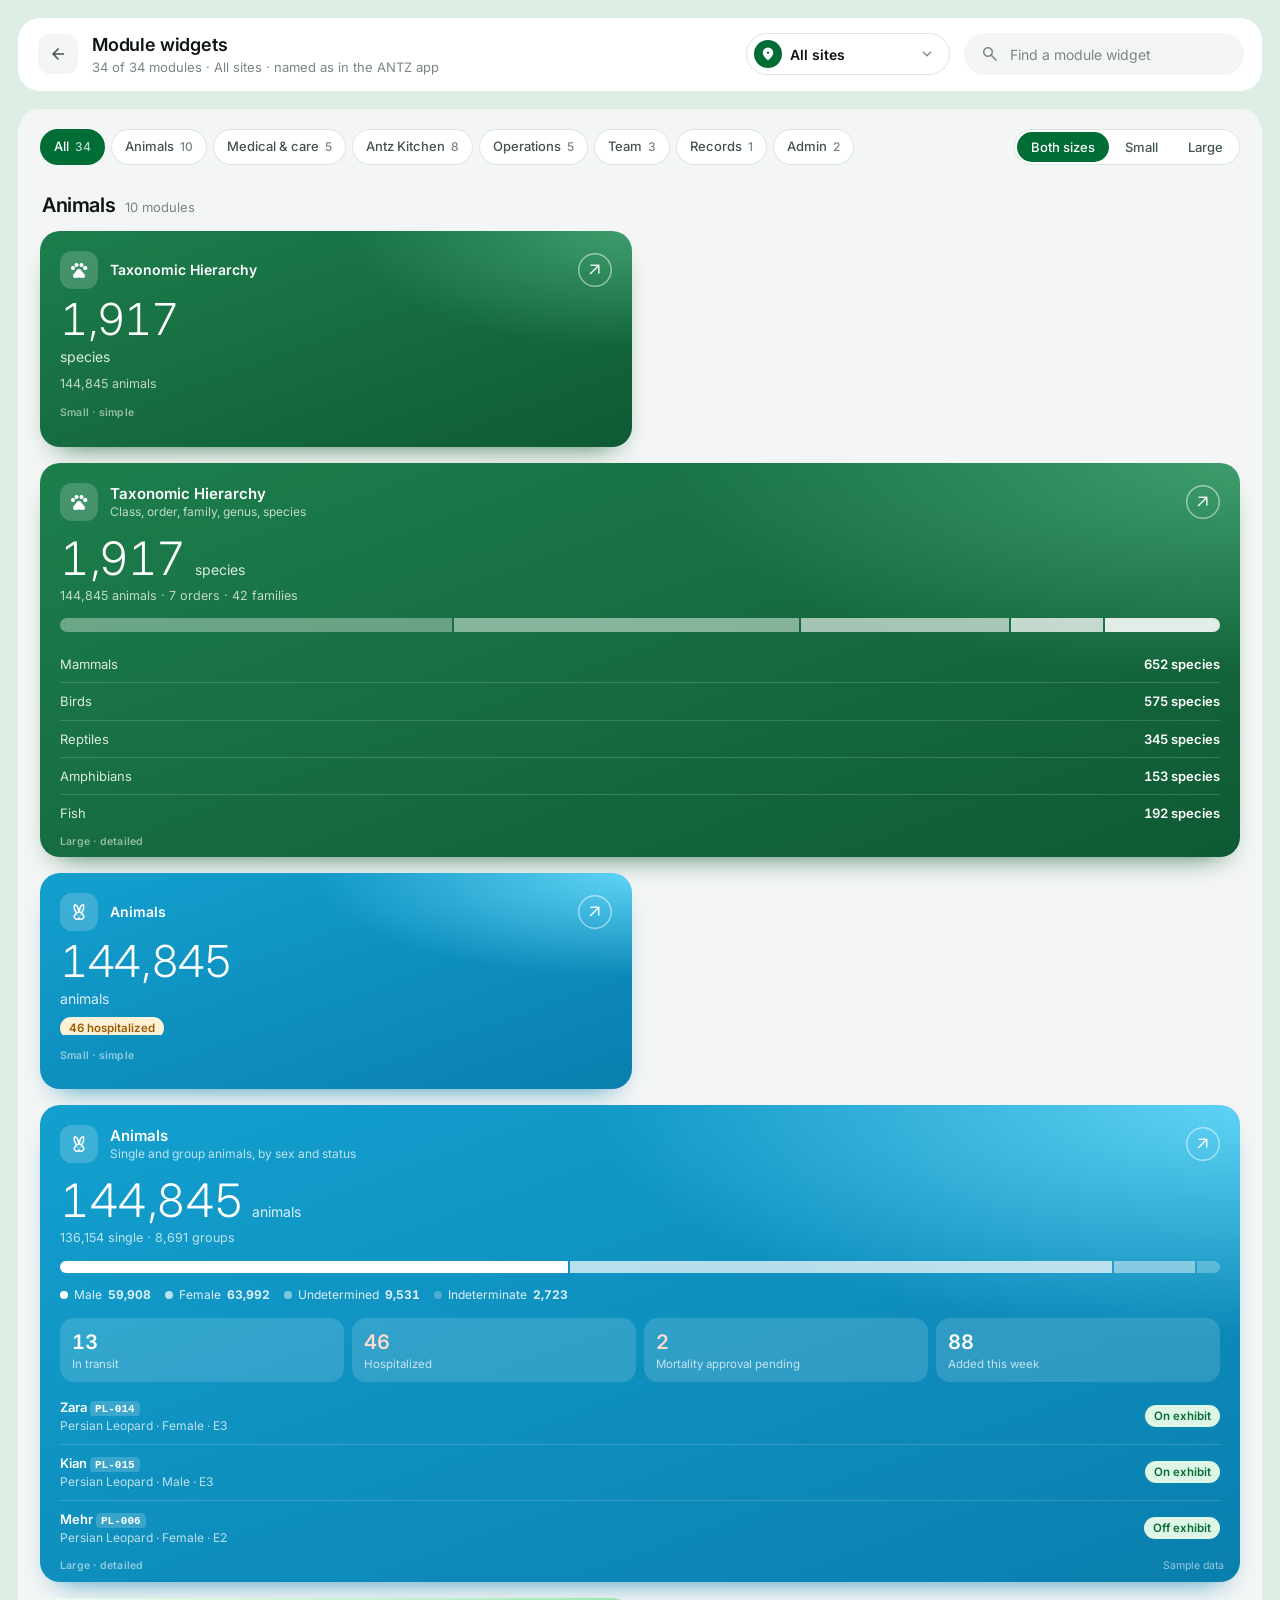
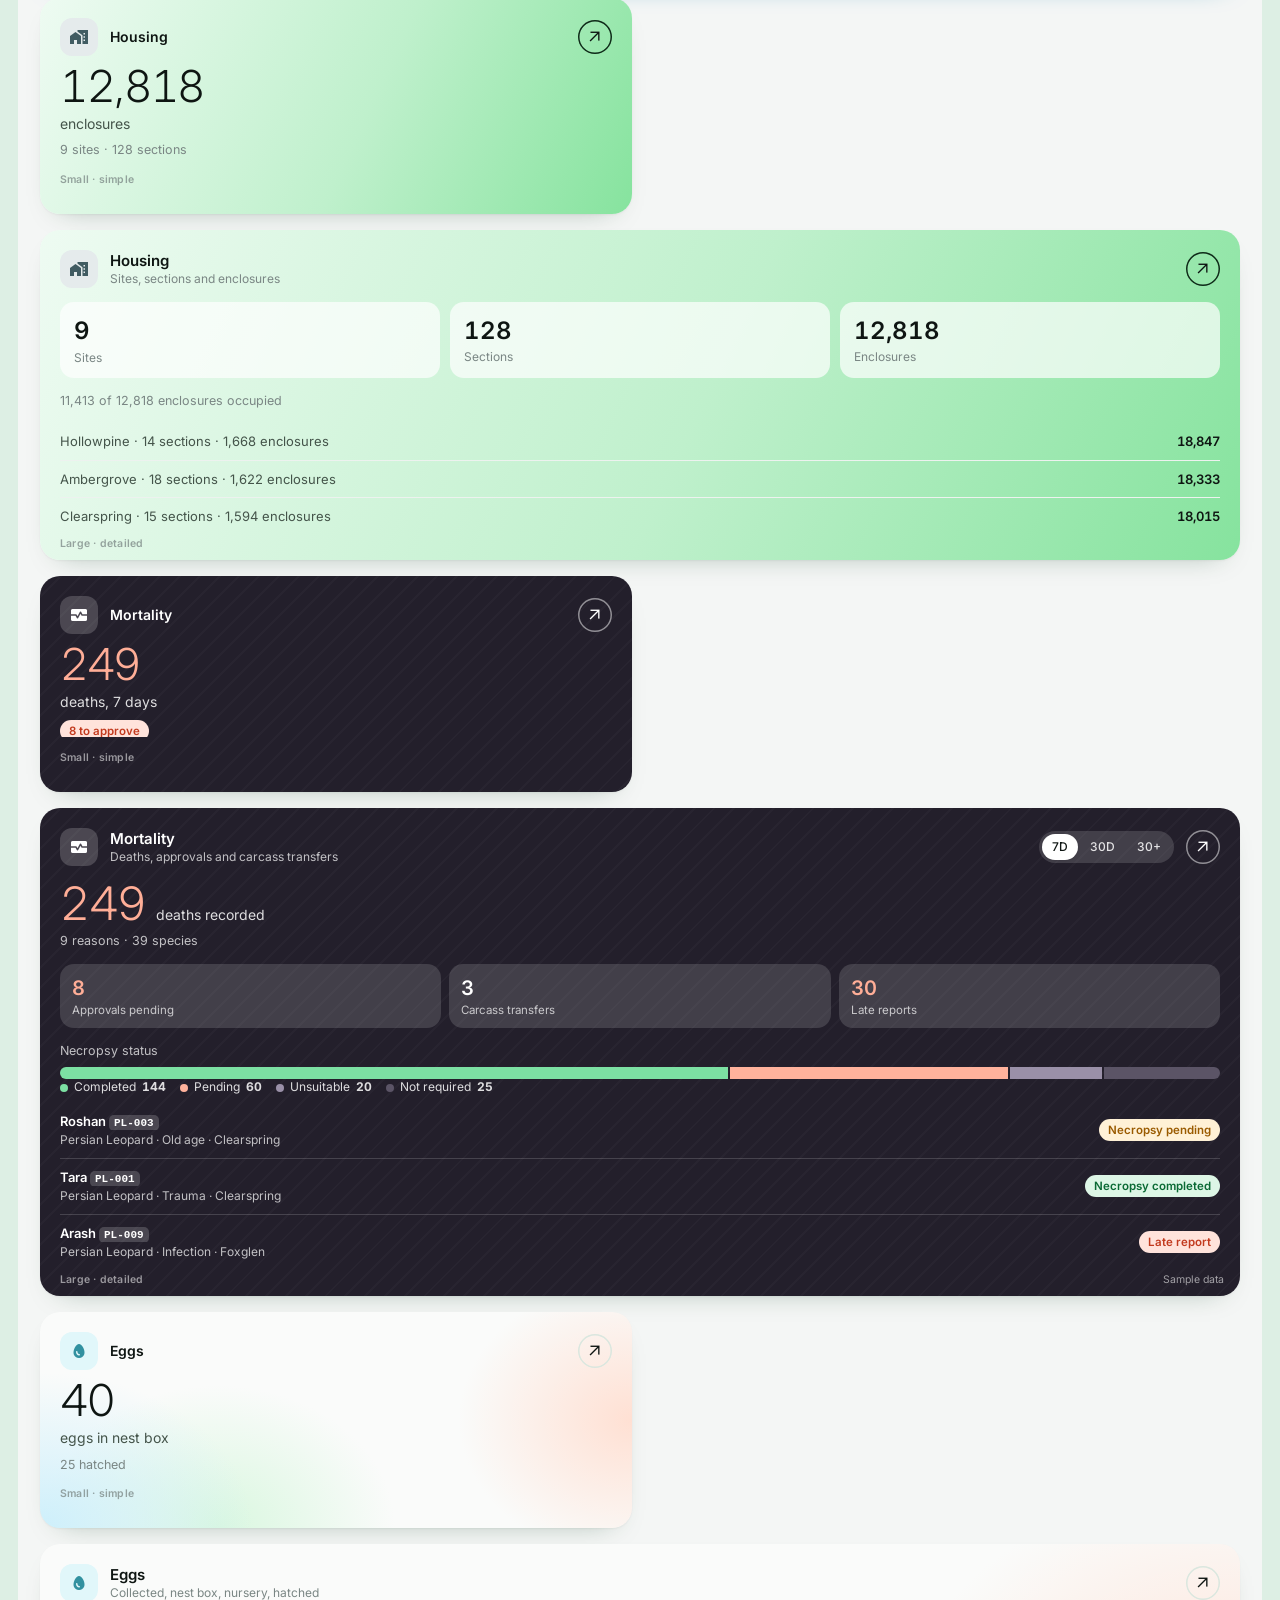
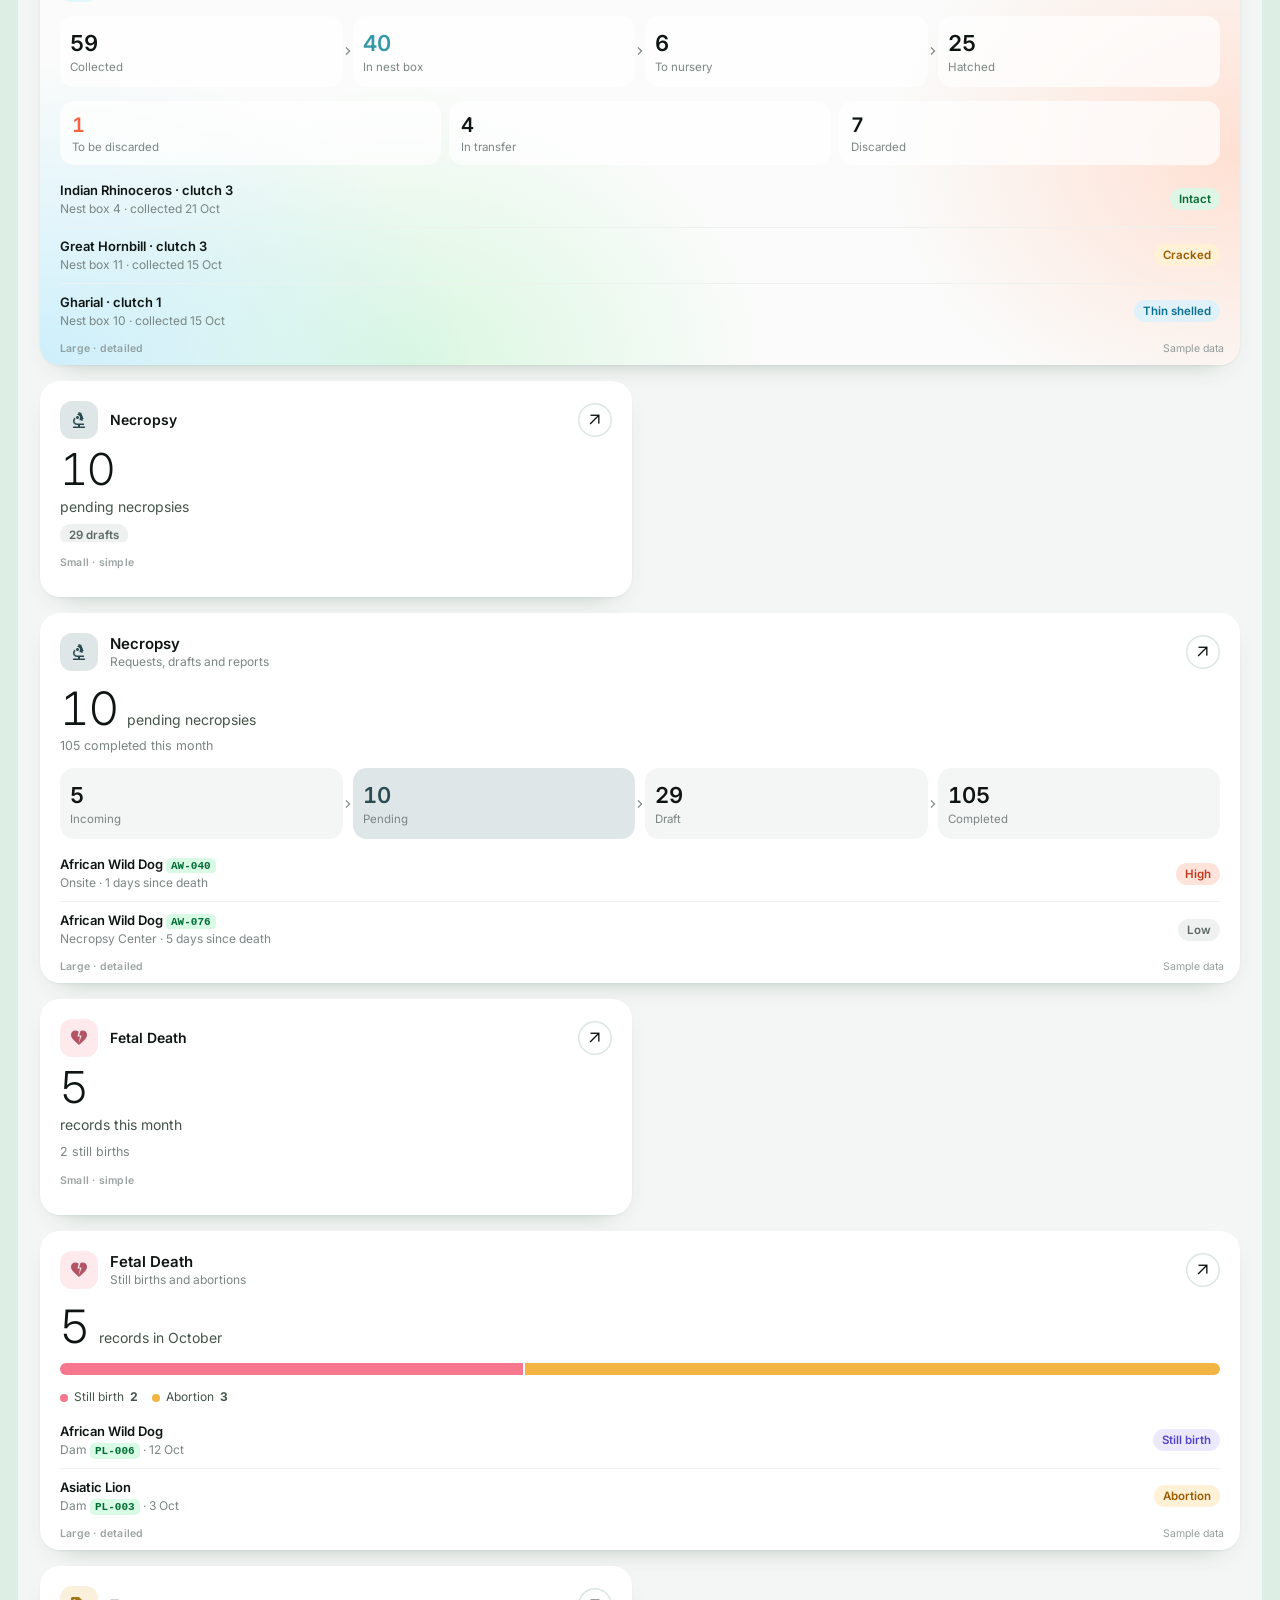
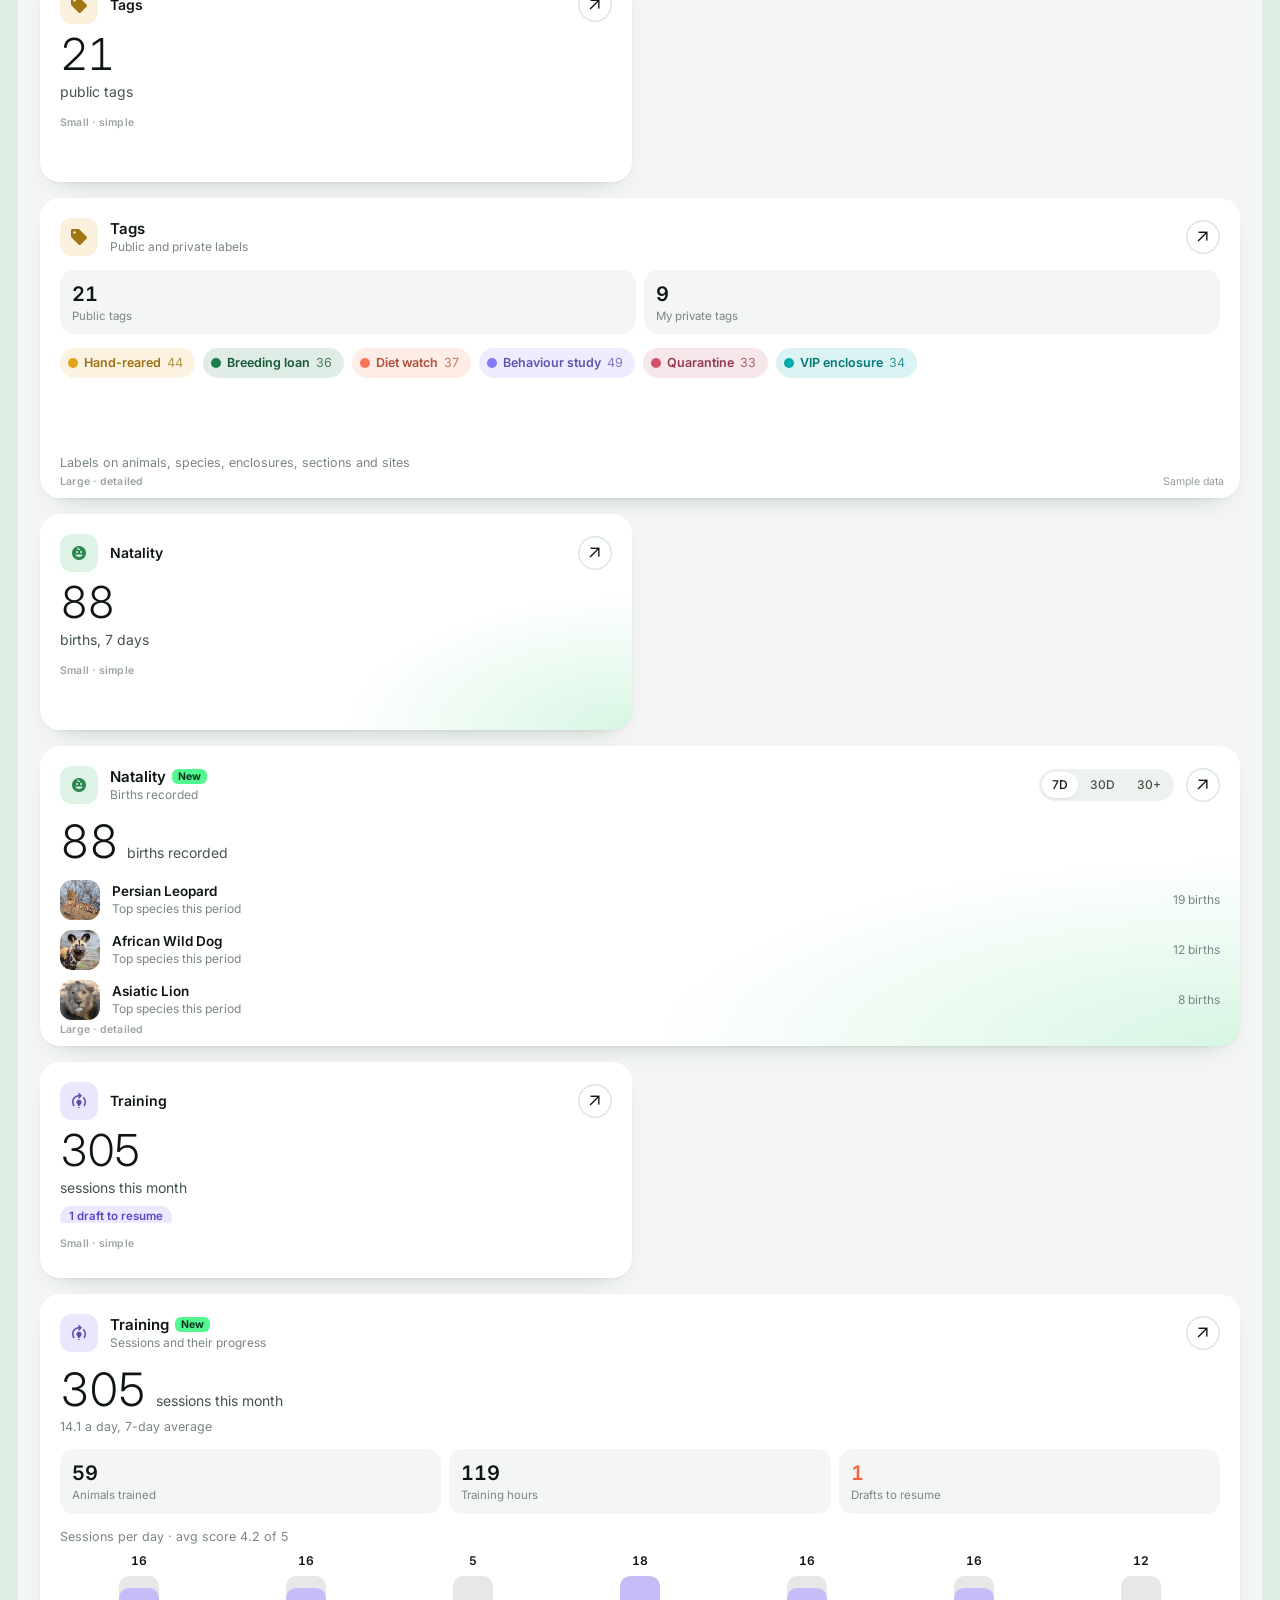
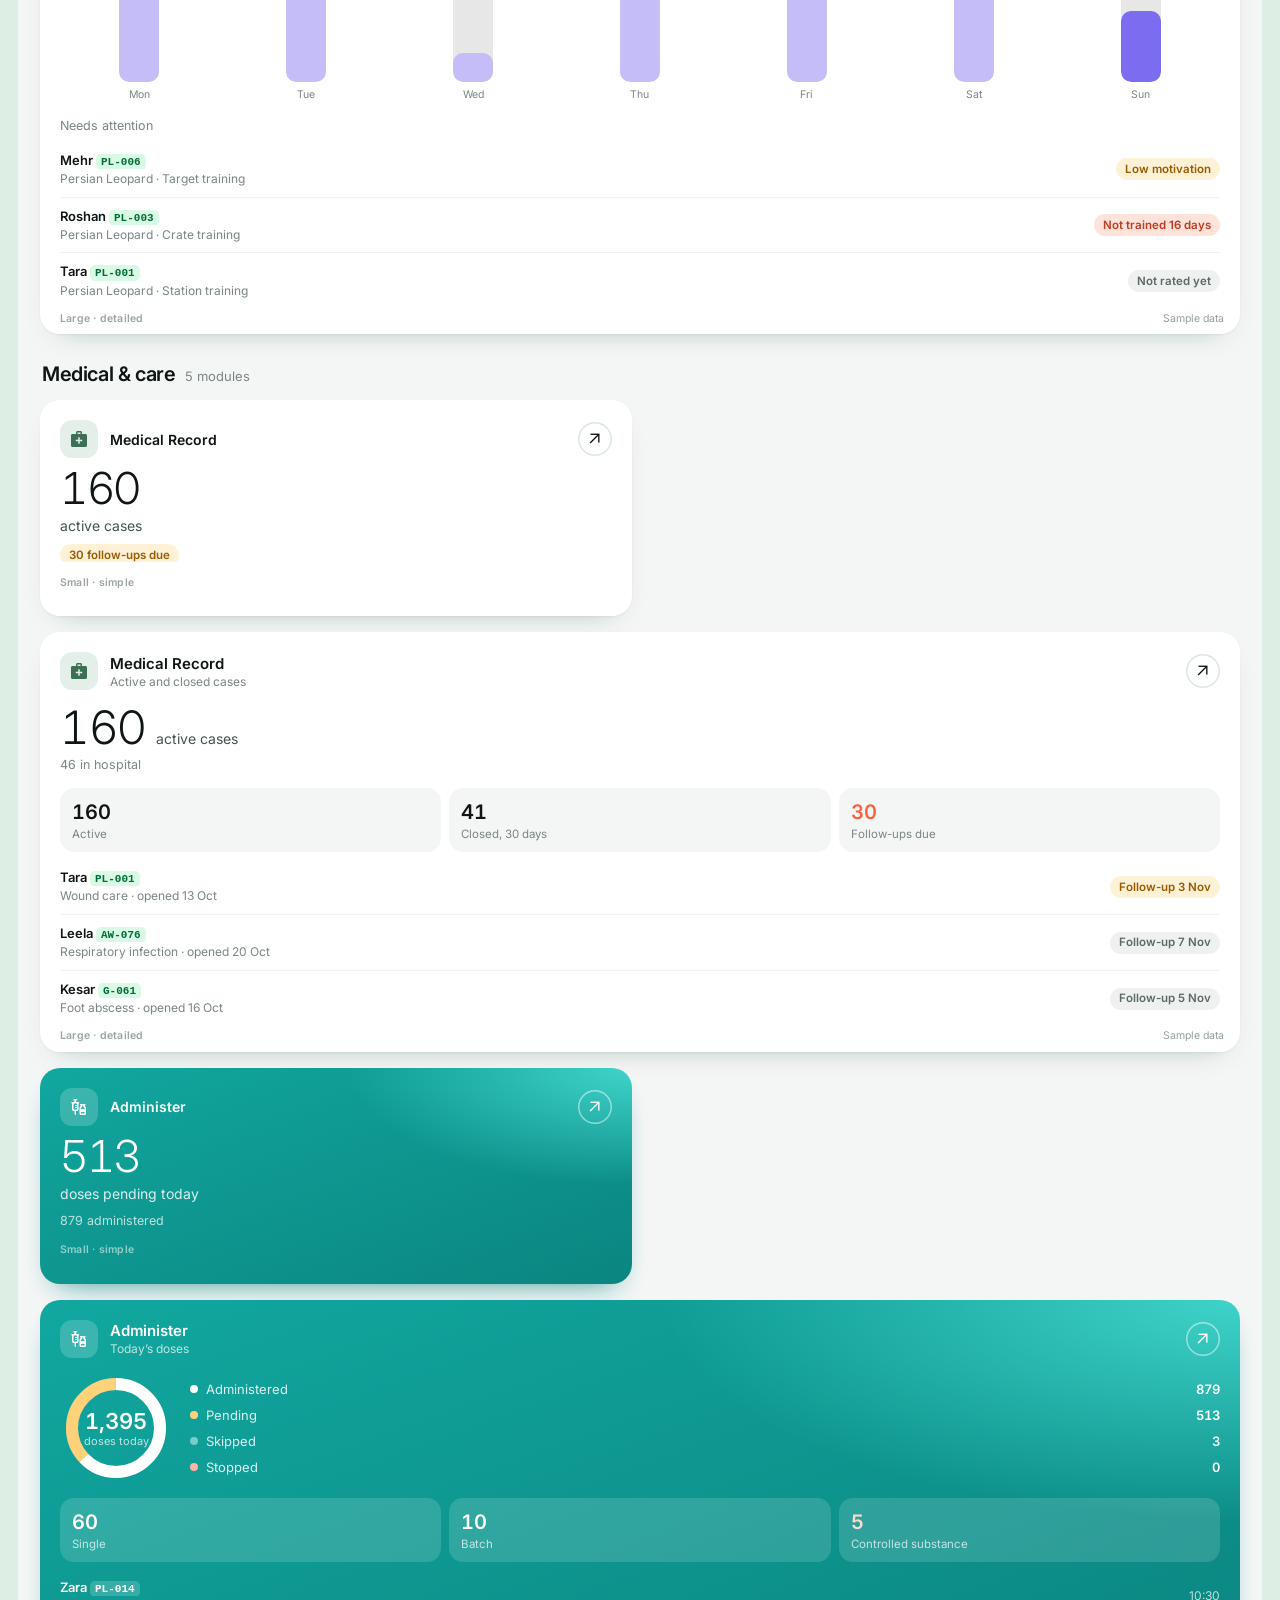
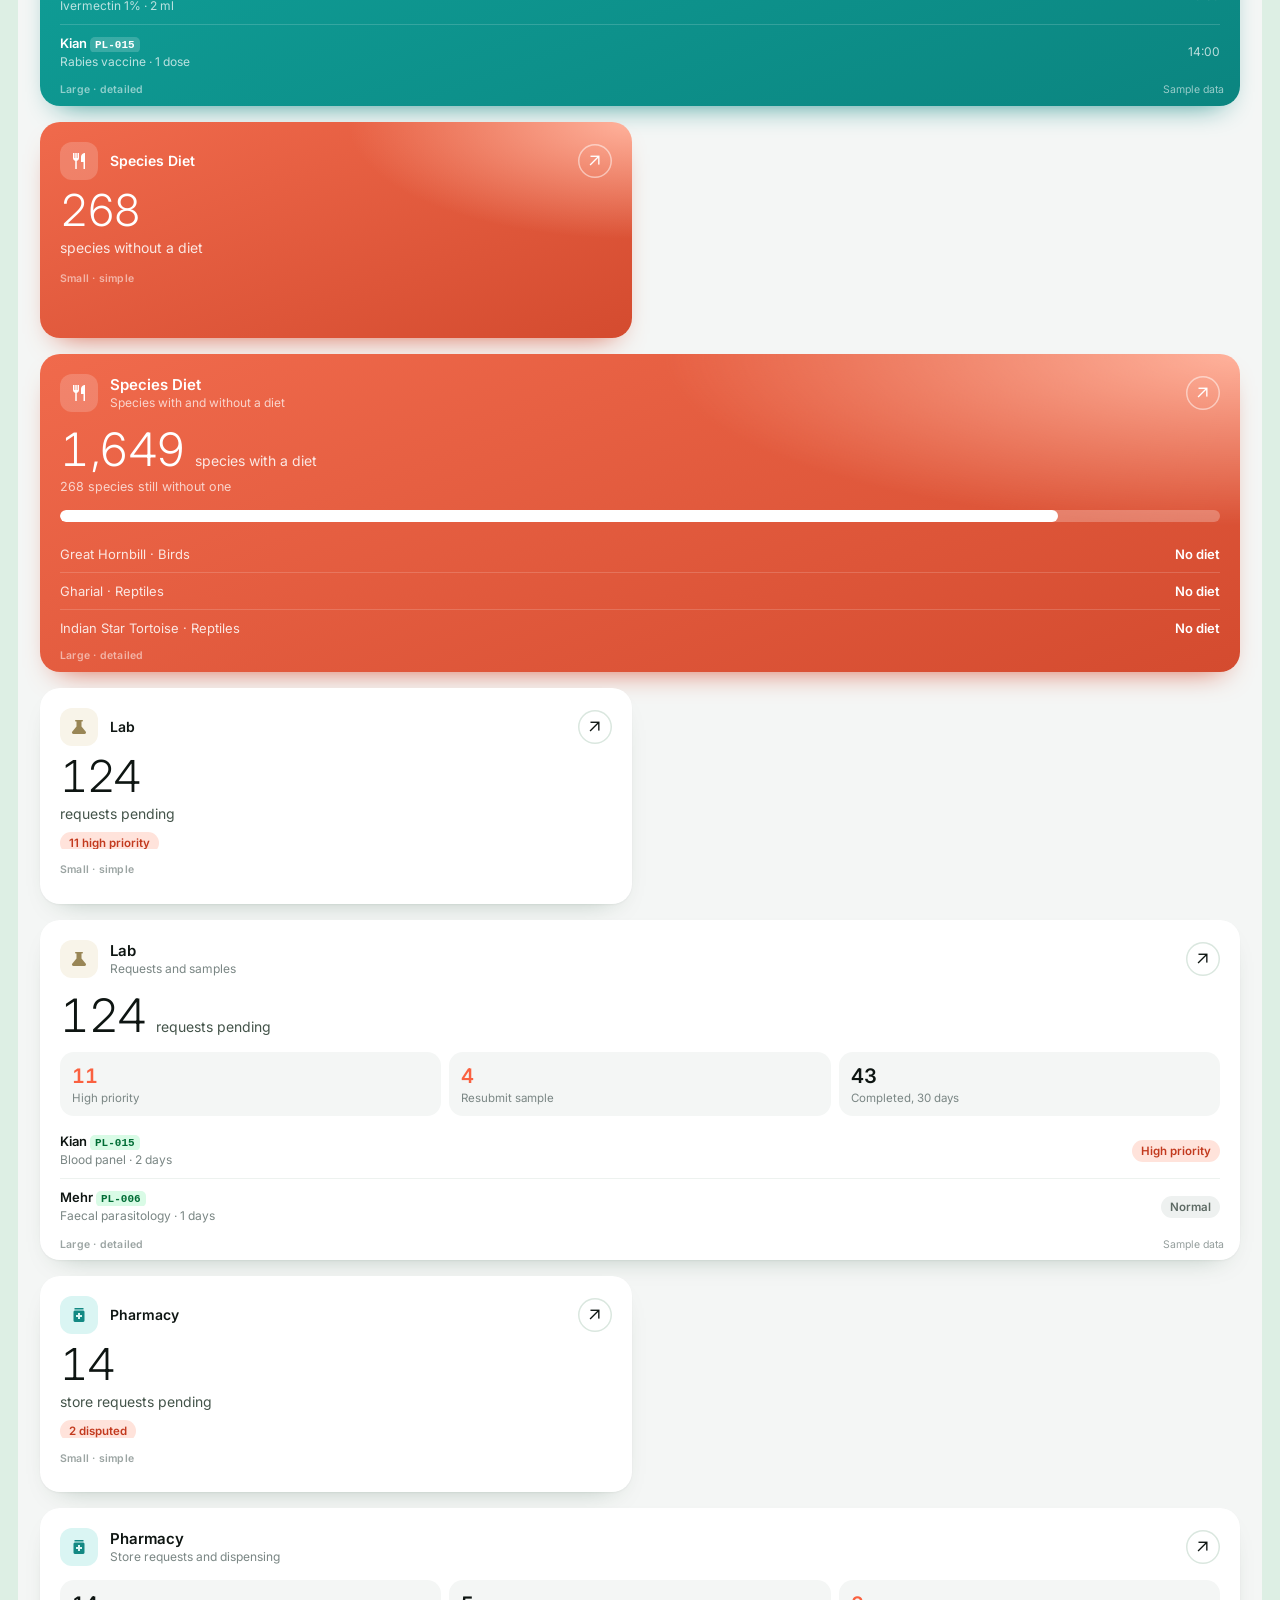
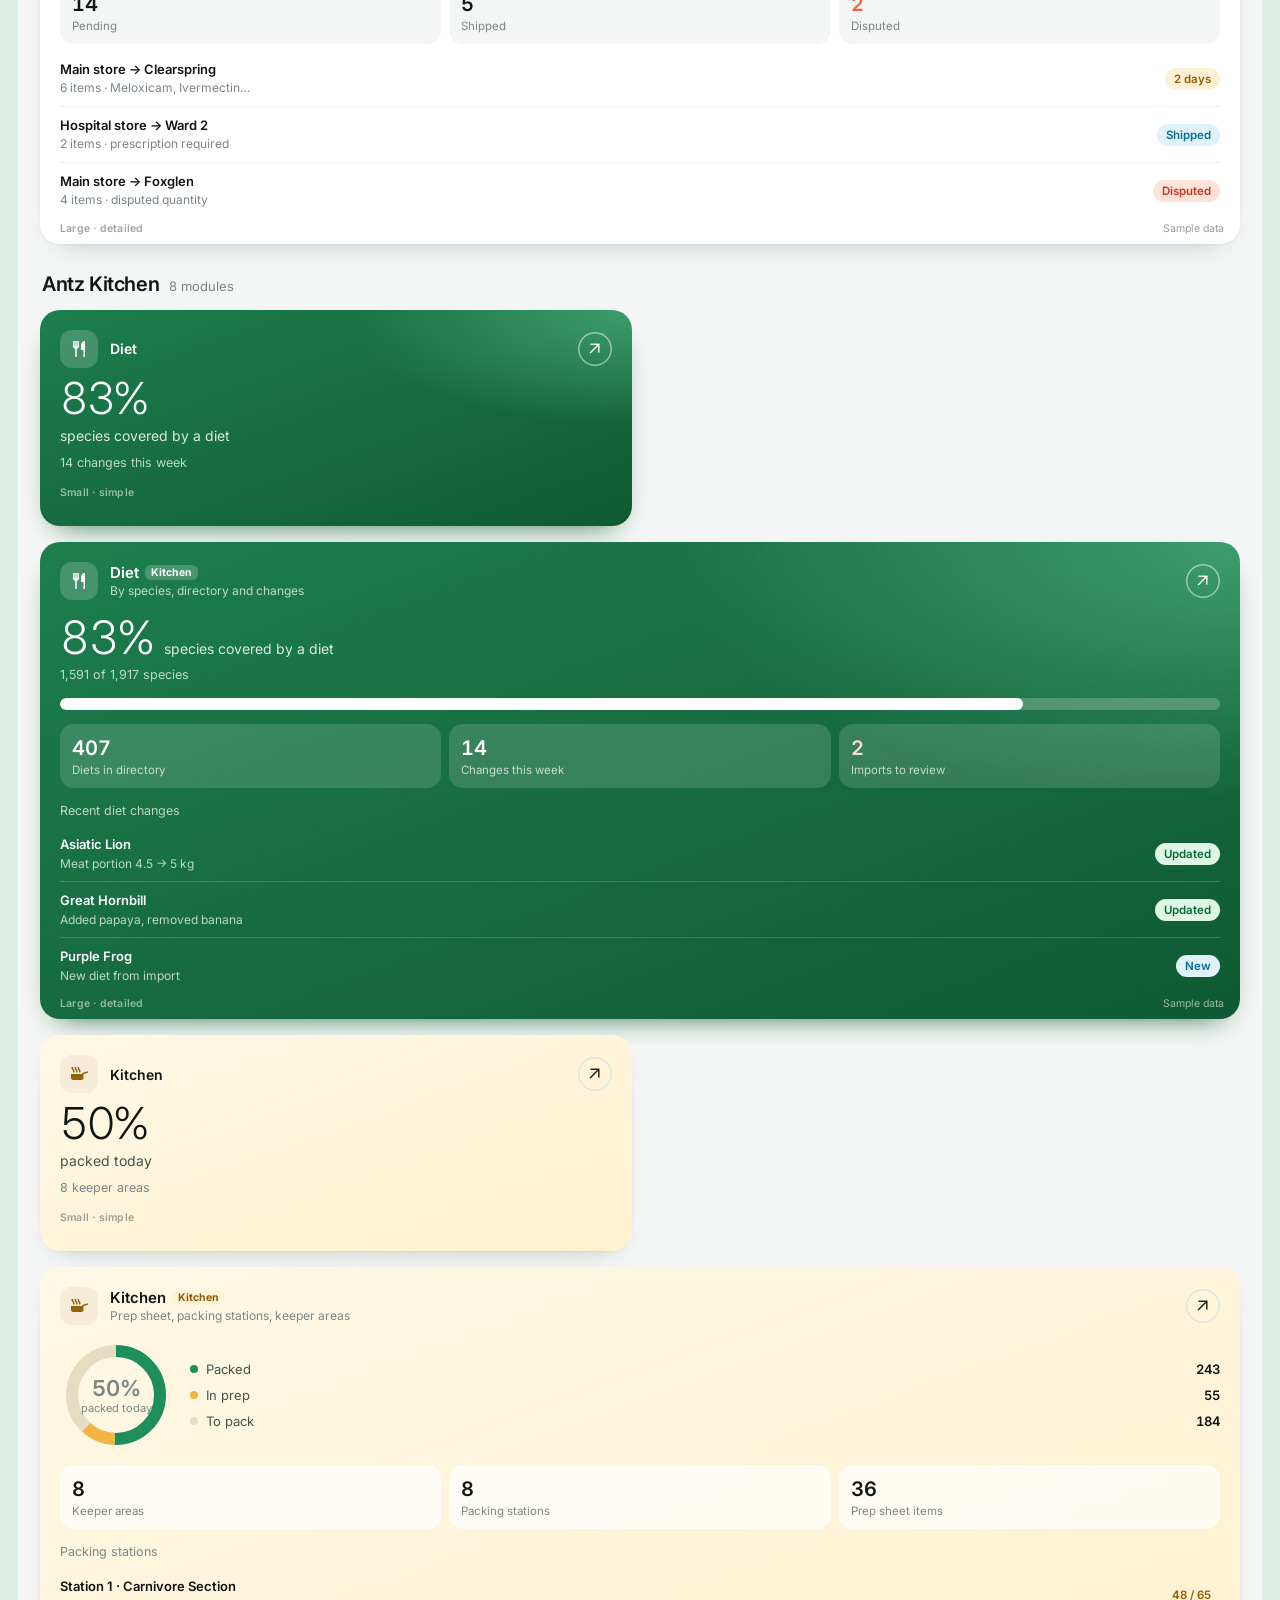
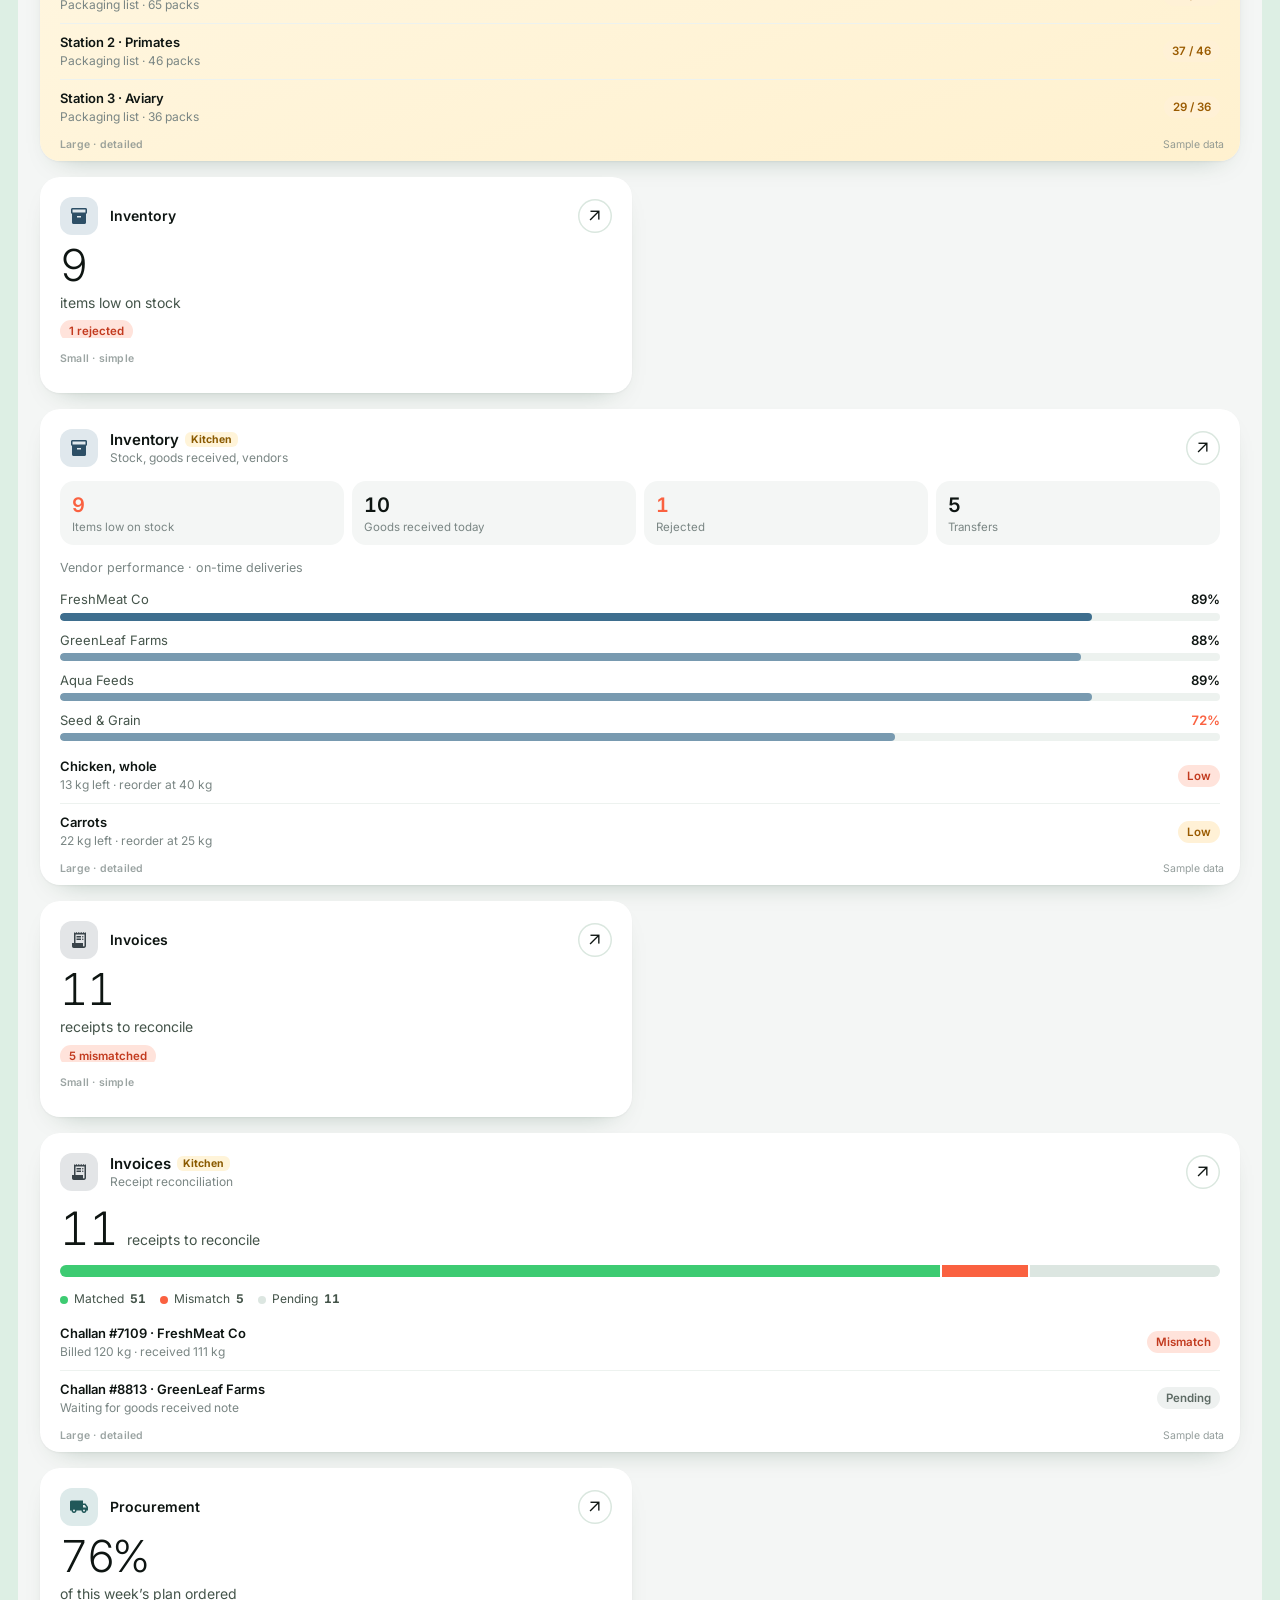
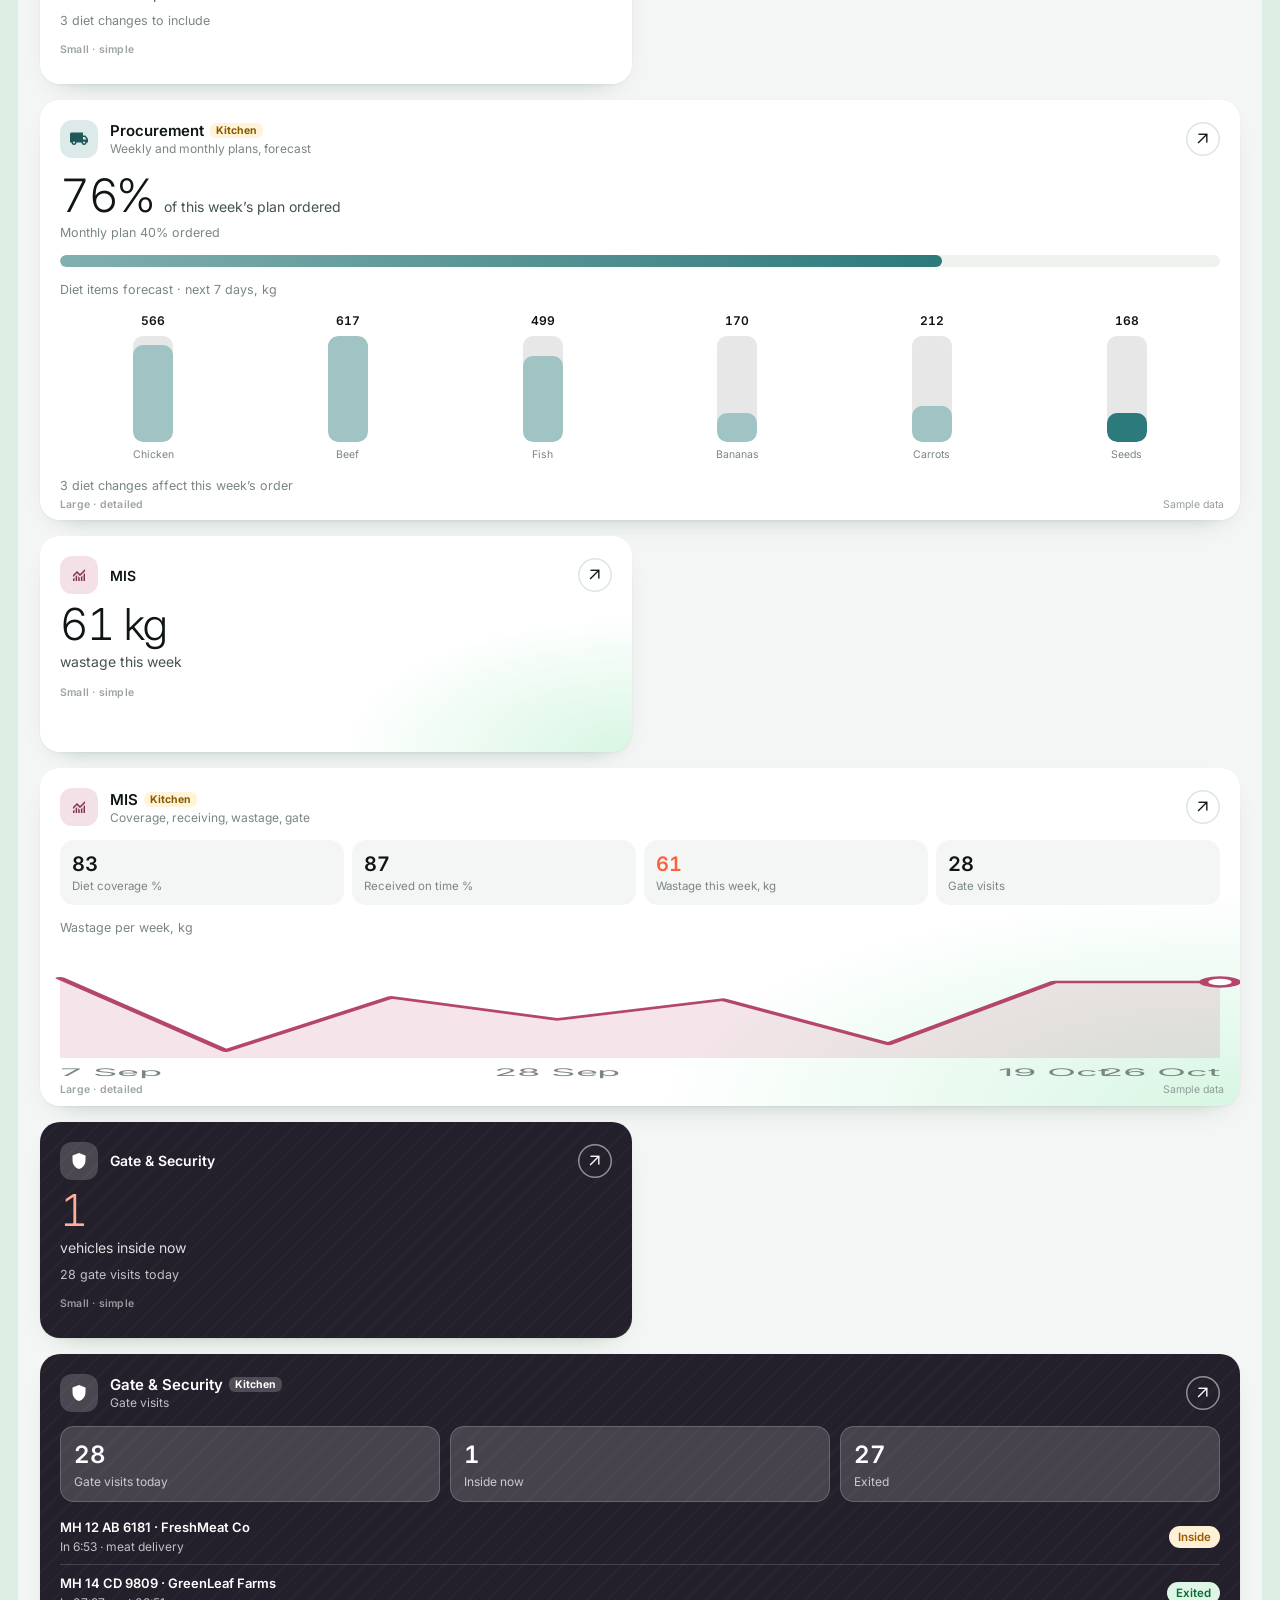
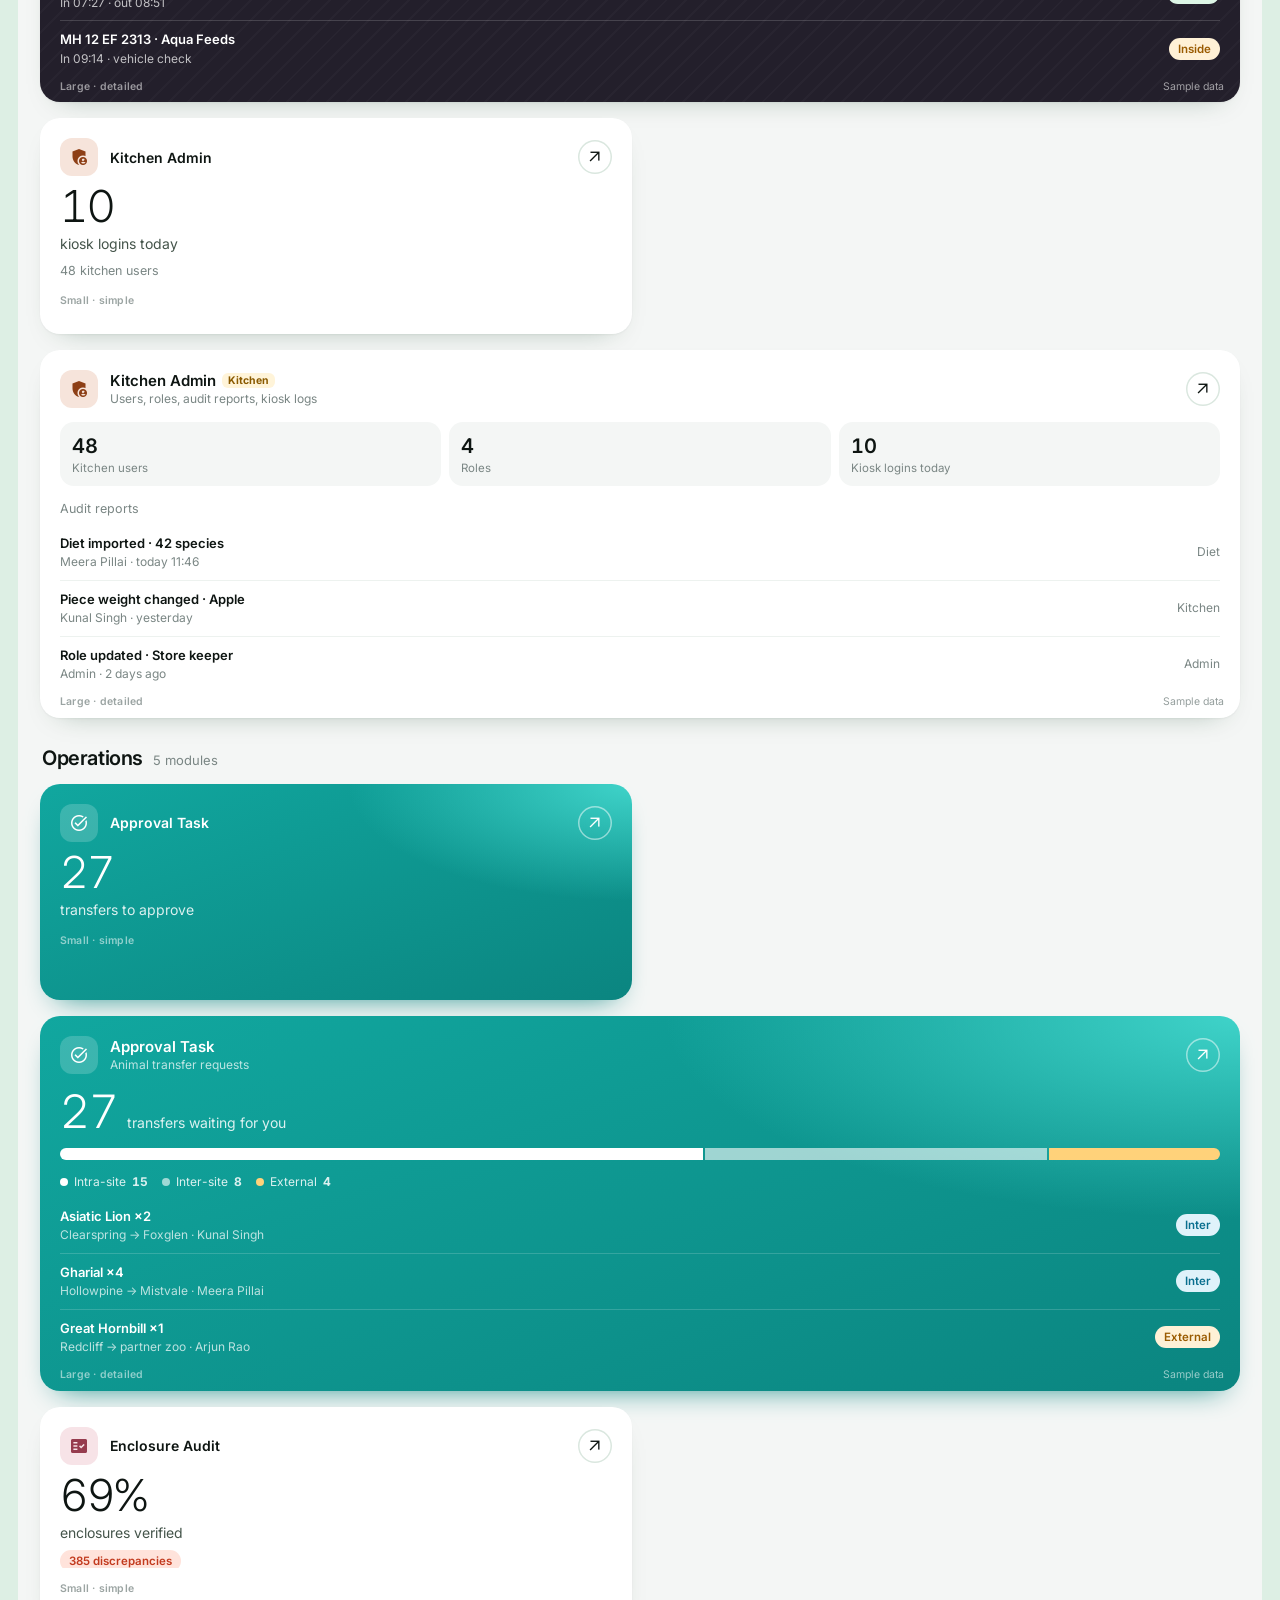
<file: ideations/5 Module widgets/style6-widgets.html>
<!doctype html>
<html lang="en">
<head>
<meta charset="utf-8">
<meta name="viewport" content="width=device-width, initial-scale=1">
<title>ANTZ · Module widgets</title>
<!--
  Every ANTZ module as a widget, in the Style 6 look (index.html): mint page, floating white header,
  20px cards, Inter, lime-ink accents, and Style 6's coloured cards (cyan, teal, night, lime, peach).
  Numbers come from config.js + data.js, the same data the dashboards use.
-->
<script src="config.js?v=20261102i"></script>
<script src="data.js?v=20261102i"></script>
<link rel="preconnect" href="https://fonts.googleapis.com">
<link href="https://fonts.googleapis.com/css2?family=Inter:wght@300..700&display=swap" rel="stylesheet">
<link href="https://fonts.googleapis.com/css2?family=Material+Symbols+Outlined:opsz,wght,FILL,GRAD@20,300..500,0..1,0&display=block" rel="stylesheet">
<style>
:root {
  --bg: #DDEFE4; --canvas: #F4F6F5; --paper: #FFFFFF;
  --ink: #0E1512; --ink-2: #44544A; --mute: #7A8684; --line: #DAE7DF; --line-2: #EDF2EF;
  --lime: #52F990; --lime-soft: #D9FBE6; --lime-ink: #006D35;
  --coral: #FA6140; --coral-3: #FFEBE5; --teal: #00ABAB; --sky: #00AFD6; --navy: #1F415B; --butter: #FFF4D9;
  --ease: cubic-bezier(.2, .7, .2, 1);
  --sh: 0 1px 2px rgba(0, 60, 30, .05), 0 12px 28px -20px rgba(0, 60, 30, .4);
}
* { box-sizing: border-box; margin: 0; padding: 0; }
body { font: 400 14px/1.4 Inter, system-ui, sans-serif; color: var(--ink); background: var(--bg); -webkit-font-smoothing: antialiased; }
button, select, input { font: inherit; color: inherit; background: none; border: 0; }
button { cursor: pointer; }
a { color: inherit; text-decoration: none; }
:focus-visible { outline: 2px solid var(--sky); outline-offset: 2px; border-radius: 8px; }
.ms { font-family: 'Material Symbols Outlined'; font-size: 20px; line-height: 1; width: 20px; display: inline-block; overflow: hidden; flex: none; font-variation-settings: 'wght' 400, 'FILL' 1, 'opsz' 20; user-select: none; }
.num { font-variant-numeric: tabular-nums; }

/* shell */
.wrap { padding: 18px; max-width: 1680px; margin: 0 auto; }
.hbar { position: sticky; top: 18px; z-index: 20; display: flex; align-items: center; gap: 14px; padding: 14px 18px 14px 20px; border-radius: 22px; background: #fff; box-shadow: 0 0 0 18px var(--bg), 0 1px 2px rgba(0, 40, 20, .04), 0 10px 26px -22px rgba(0, 40, 20, .4); }
.back { width: 40px; height: 40px; border-radius: 12px; display: grid; place-items: center; background: var(--canvas); color: var(--ink-2); transition: background .15s; }
.back:hover { background: var(--line-2); color: var(--ink); }
.ttl { margin-right: auto; }
.ttl b { display: block; font-size: 18px; font-weight: 600; letter-spacing: -.01em; }
.ttl small { color: var(--mute); font-size: 13px; }
.pill { display: inline-flex; align-items: center; gap: 8px; height: 42px; padding: 0 14px 0 8px; border-radius: 999px; background: #fff; box-shadow: inset 0 0 0 1px var(--line); }
.pill__pin { width: 28px; height: 28px; border-radius: 50%; display: grid; place-items: center; background: var(--lime-ink); color: #fff; }
.pill__pin .ms { font-size: 16px; width: 16px; }
.pill select { appearance: none; font-weight: 600; outline: none; cursor: pointer; padding-right: 4px; }
.search { display: flex; align-items: center; gap: 10px; height: 42px; width: 280px; padding: 0 16px; border-radius: 999px; background: var(--canvas); color: var(--mute); }
.search input { flex: 1; min-width: 0; outline: none; color: var(--ink); }
.search input::placeholder { color: var(--mute); }

.panel { margin-top: 16px; padding: 22px; border-radius: 26px; background: var(--canvas); }
.chips { display: flex; gap: 6px; flex-wrap: wrap; margin-bottom: 6px; }
.chip { height: 36px; padding: 0 14px; border-radius: 999px; background: #fff; color: var(--ink-2); font-weight: 500; font-size: 13px; box-shadow: inset 0 0 0 1px var(--line); transition: background .15s, color .15s; }
.chip span { margin-left: 6px; font-size: 12px; color: var(--mute); }
.chip[aria-pressed="true"] { background: var(--lime-ink); color: #fff; box-shadow: none; }
.chip[aria-pressed="true"] span { color: rgba(255, 255, 255, .75); }
.grp { display: flex; align-items: baseline; gap: 10px; margin: 26px 2px 12px; }
.grp h2 { font-size: 20px; font-weight: 600; letter-spacing: -.02em; }
.grp span { font-size: 13px; color: var(--mute); }
.grid { display: grid; grid-template-columns: repeat(3, minmax(0, 1fr)); gap: 16px; }
.empty { padding: 48px 0; text-align: center; color: var(--mute); }

/* the widget card */
.w { position: relative; display: flex; flex-direction: column; gap: 14px; min-height: 300px; padding: 20px; border-radius: 20px; background: #fff; box-shadow: var(--sh); overflow: hidden; animation: rise .4s var(--ease) both; }
.w--wide { grid-column: span 2; }
@keyframes rise { from { opacity: 0; transform: translateY(8px); } }
.w__hd { display: flex; align-items: center; gap: 12px; }
.w__ic { width: 38px; height: 38px; border-radius: 12px; display: grid; place-items: center; flex: none; background: color-mix(in srgb, var(--c) 16%, #fff); color: color-mix(in srgb, var(--c) 72%, #000); }
.w__t { min-width: 0; margin-right: auto; }
.w__t b { display: block; font-size: 15px; font-weight: 600; }
.w__t small { display: block; font-size: 12px; color: var(--mute); white-space: nowrap; overflow: hidden; text-overflow: ellipsis; }
.go { width: 34px; height: 34px; border-radius: 50%; display: grid; place-items: center; flex: none; box-shadow: inset 0 0 0 1.5px var(--line); color: var(--ink); transition: background .15s; }
.go:hover { background: var(--canvas); }
.go .ms { font-size: 18px; width: 18px; font-variation-settings: 'wght' 400, 'FILL' 0; }
.w__k { display: flex; align-items: baseline; gap: 10px; flex-wrap: wrap; }
.w__k b { font: 300 46px/1 Inter, system-ui, sans-serif; letter-spacing: -.03em; font-variant-numeric: tabular-nums; }
.w__k span { color: var(--ink-2); font-size: 14px; }
.w__trend { font-size: 12.5px; color: var(--mute); margin-top: -8px; }
.w__foot { margin-top: auto; }

/* style-6 tones */
.t-cyan, .t-teal, .t-night, .t-navy, .t-coral, .t-deep { color: #fff; --ink-2: rgba(255, 255, 255, .85); --mute: rgba(255, 255, 255, .72); --line: rgba(255, 255, 255, .28); --line-2: rgba(255, 255, 255, .16); }
.t-cyan { background: radial-gradient(90% 80% at 100% 0%, #5FD3F5 0%, transparent 60%), linear-gradient(160deg, #13A0CF, #0A7FAE); box-shadow: 0 14px 30px -18px #0A7FAE; }
.t-teal { background: radial-gradient(80% 90% at 100% 0%, #3FD3C9 0%, transparent 60%), linear-gradient(160deg, #11A79F, #0B8580); box-shadow: 0 14px 30px -18px #0B8580; }
.t-night { background: repeating-linear-gradient(135deg, rgba(255, 255, 255, .025) 0 2px, transparent 2px 14px), #231F2B; }
.t-navy { background: radial-gradient(80% 90% at 100% 0%, #4E7896 0%, transparent 60%), linear-gradient(160deg, #2A4E6A, #1B3448); box-shadow: 0 14px 30px -18px #1B3448; }
.t-coral { background: radial-gradient(80% 90% at 100% 0%, #FFB29C 0%, transparent 60%), linear-gradient(160deg, #F06A4C, #D44B2F); box-shadow: 0 14px 30px -18px #D44B2F; }
.t-deep { background: radial-gradient(80% 90% at 100% 0%, #3E9D6C 0%, transparent 60%), linear-gradient(160deg, #1D7E4C, #0F5A34); box-shadow: 0 14px 30px -18px #0F5A34; }
.t-lime { background: linear-gradient(115deg, #EEFBF2 0%, #BFF0CC 55%, #86E39E 100%); }
.t-egg { background: radial-gradient(60% 120% at 0% 100%, #CDEFFB 0%, transparent 60%), radial-gradient(50% 110% at 30% 100%, #D9F7DF 0%, transparent 60%), radial-gradient(45% 100% at 100% 50%, #FFE0D3 0%, transparent 65%), #FAFBFA; }
.t-butter { background: linear-gradient(160deg, #FFF8E6, #FFF1CF); }
.t-dew { background: radial-gradient(70% 90% at 100% 100%, #D7F6E3 0%, transparent 70%), #fff; }
.t-cyan .w__ic, .t-teal .w__ic, .t-night .w__ic, .t-navy .w__ic, .t-coral .w__ic, .t-deep .w__ic { background: rgba(255, 255, 255, .18); color: #fff; }
.t-cyan .go, .t-teal .go, .t-night .go, .t-navy .go, .t-coral .go, .t-deep .go { color: #fff; box-shadow: inset 0 0 0 1.5px rgba(255, 255, 255, .5); }
.t-night .w__k b { color: #FFAE97; }
.t-lime .go { box-shadow: inset 0 0 0 1.5px #0E2A18; }

/* charts, the style-6 way */
.bars { display: grid; grid-auto-flow: column; grid-auto-columns: minmax(0, 1fr); gap: 8px; height: 150px; }
.bars > div { display: flex; flex-direction: column; align-items: center; gap: 6px; min-width: 0; }
.bars b { font-size: 12px; font-weight: 600; font-variant-numeric: tabular-nums; }
.bars span { position: relative; flex: 1; width: 100%; max-width: 40px; border-radius: 10px; background: color-mix(in srgb, currentColor 10%, transparent); overflow: hidden; }
.bars i { position: absolute; left: 0; right: 0; bottom: 0; border-radius: 10px; background: color-mix(in srgb, var(--c) 45%, #fff); }
.bars > div:last-child i { background: var(--c); }
.bars small { width: 100%; font-size: 10.5px; color: var(--mute); text-align: center; white-space: nowrap; overflow: hidden; text-overflow: ellipsis; }
.t-cyan .bars i, .t-teal .bars i, .t-night .bars i, .t-navy .bars i, .t-coral .bars i, .t-deep .bars i { background: rgba(255, 255, 255, .55); }
.t-cyan .bars > div:last-child i, .t-teal .bars > div:last-child i, .t-night .bars > div:last-child i, .t-navy .bars > div:last-child i, .t-coral .bars > div:last-child i, .t-deep .bars > div:last-child i { background: #fff; }
.pct span { background: repeating-linear-gradient(0deg, var(--line-2) 0 6px, transparent 6px 9px); }
.pct i { background: #CDEFD6; }
.pct .best i { background: linear-gradient(180deg, #6EE79A, #3DCB72); }
.pct .best b { color: #1E8F4E; }
.pct .low i { background: #FFB9A3; }
.pct .low b { color: var(--coral); }
.bars.pct > div:last-child i { background: #CDEFD6; }
.bars.pct > div.low i { background: #FFB9A3; }
.bars.pct > div.best i { background: linear-gradient(180deg, #6EE79A, #3DCB72); }
.area { position: relative; height: 150px; }
.area svg { width: 100%; height: 100%; display: block; overflow: visible; }
.area .ln { fill: none; stroke: var(--c); stroke-width: 2.5; stroke-linejoin: round; stroke-linecap: round; }
.area .fl { fill: var(--c); opacity: .14; }
.area .dt { fill: #fff; stroke: var(--c); stroke-width: 2.5; }
.area .gl { stroke: var(--line-2); }
.area .ax { font-size: 10.5px; fill: var(--mute); }
.t-cyan .area .ln, .t-teal .area .ln, .t-night .area .ln, .t-navy .area .ln, .t-coral .area .ln, .t-deep .area .ln { stroke: #fff; }
.t-cyan .area .fl, .t-teal .area .fl, .t-night .area .fl, .t-navy .area .fl, .t-coral .area .fl, .t-deep .area .fl { fill: #fff; }
.t-cyan .area .dt, .t-teal .area .dt, .t-navy .area .dt, .t-coral .area .dt, .t-deep .area .dt { fill: color-mix(in srgb, #000 25%, var(--c)); stroke: #fff; }
.t-night .area .dt { fill: #231F2B; stroke: #fff; }
.rank { list-style: none; display: flex; flex-direction: column; gap: 10px; }
.rank li { display: grid; grid-template-columns: minmax(0, 1fr) auto; gap: 4px 10px; font-size: 13px; }
.rank li span { white-space: nowrap; overflow: hidden; text-overflow: ellipsis; color: var(--ink-2); }
.rank li b { font-weight: 600; font-variant-numeric: tabular-nums; }
.rank em { grid-column: 1 / -1; height: 8px; border-radius: 999px; background: var(--line-2); overflow: hidden; }
.rank em i { display: block; height: 100%; border-radius: 999px; background: color-mix(in srgb, var(--c) 70%, #fff); }
.rank li:first-child em i { background: var(--c); }
.rank li.low b { color: var(--coral); }
.t-cyan .rank em i, .t-teal .rank em i, .t-night .rank em i, .t-navy .rank em i, .t-coral .rank em i, .t-deep .rank em i { background: rgba(255, 255, 255, .6); }
.tiles { display: grid; grid-template-columns: repeat(var(--n, 3), minmax(0, 1fr)); gap: 10px; }
.tiles > div { padding: 12px 14px; border-radius: 14px; background: var(--canvas); }
.t-cyan .tiles > div, .t-teal .tiles > div, .t-night .tiles > div, .t-navy .tiles > div, .t-coral .tiles > div, .t-deep .tiles > div { background: rgba(255, 255, 255, .16); box-shadow: inset 0 0 0 1px rgba(255, 255, 255, .18); }
.t-lime .tiles > div, .t-egg .tiles > div, .t-butter .tiles > div { background: rgba(255, 255, 255, .7); }
.tiles b { display: block; font-size: 24px; font-weight: 600; font-variant-numeric: tabular-nums; }
.tiles small { display: flex; align-items: center; gap: 6px; font-size: 12px; color: var(--mute); margin-top: 2px; }
.dot { width: 8px; height: 8px; border-radius: 50%; flex: none; display: inline-block; }
.prog { height: 12px; border-radius: 999px; background: var(--line-2); overflow: hidden; }
.prog i { display: block; height: 100%; border-radius: 999px; background: linear-gradient(90deg, color-mix(in srgb, var(--c) 60%, #fff), var(--c)); }
.t-navy .prog i, .t-deep .prog i { background: linear-gradient(90deg, #A7F9C6, var(--lime)); }
.gauge { display: flex; align-items: baseline; justify-content: space-between; margin-bottom: 10px; font-size: 13px; color: var(--ink-2); }
.heat { display: grid; grid-template-columns: 28px repeat(var(--cols), minmax(0, 1fr)); gap: 4px; }
.heat i { height: 16px; border-radius: 5px; background: var(--c); }
.heat small { font-size: 10px; color: var(--mute); align-self: center; }
.leg { display: flex; flex-wrap: wrap; gap: 6px 14px; font-size: 12px; color: var(--ink-2); }
.leg span { display: inline-flex; align-items: center; gap: 6px; }
.srows { display: flex; flex-direction: column; gap: 9px; }
.srows > div { display: grid; grid-template-columns: 110px minmax(0, 1fr) 36px; gap: 10px; align-items: center; font-size: 12.5px; }
.srows span:first-child { white-space: nowrap; overflow: hidden; text-overflow: ellipsis; color: var(--ink-2); }
.srows em { display: flex; height: 10px; border-radius: 999px; overflow: hidden; background: var(--line-2); }
.srows em i { display: block; height: 100%; }
.srows b { text-align: right; font-weight: 600; font-variant-numeric: tabular-nums; }
.list { list-style: none; }
.list li { display: flex; align-items: center; justify-content: space-between; gap: 10px; padding: 9px 0; border-top: 1px solid var(--line-2); font-size: 13px; }
.list li:first-child { border-top: 0; }
.list li span { color: var(--ink-2); white-space: nowrap; overflow: hidden; text-overflow: ellipsis; min-width: 0; }
.list li b { font-weight: 600; white-space: nowrap; font-variant-numeric: tabular-nums; }
.rows { list-style: none; display: flex; flex-direction: column; gap: 10px; }
.rows li { display: grid; grid-template-columns: 40px minmax(0, 1fr) auto; gap: 12px; align-items: center; }
.rows img, .rows .ph { width: 40px; height: 40px; border-radius: 12px; object-fit: cover; background: var(--canvas); display: grid; place-items: center; color: var(--mute); }
.rows b { display: block; font-size: 13.5px; font-weight: 600; white-space: nowrap; overflow: hidden; text-overflow: ellipsis; }
.rows small { display: block; font-size: 12px; color: var(--mute); white-space: nowrap; overflow: hidden; text-overflow: ellipsis; }
.rows time, .rows .badge { font-size: 12px; color: var(--mute); white-space: nowrap; }
.badge { min-width: 20px; height: 20px; padding: 0 6px; border-radius: 999px; display: grid; place-items: center; background: var(--coral); color: #fff !important; font-weight: 700; font-size: 11px !important; }
.photo { position: relative; height: 150px; border-radius: 14px; overflow: hidden; background: var(--canvas); }
.photo img { width: 100%; height: 100%; object-fit: cover; display: block; }
.photo span { position: absolute; left: 10px; top: 10px; padding: 3px 10px; border-radius: 999px; background: rgba(255, 255, 255, .92); font-size: 11px; font-weight: 600; }
.acts { display: grid; grid-template-columns: 1fr 1fr; gap: 10px; }
.acts a { display: flex; align-items: center; gap: 10px; padding: 14px; border-radius: 14px; background: rgba(255, 255, 255, .16); box-shadow: inset 0 0 0 1px rgba(255, 255, 255, .2); font-weight: 600; font-size: 13px; }
.strip { display: grid; grid-auto-flow: column; grid-auto-columns: 112px; gap: 10px; overflow-x: auto; scrollbar-width: none; }
.strip a { position: relative; height: 140px; border-radius: 14px; overflow: hidden; background: var(--canvas); }
.strip img { width: 100%; height: 100%; object-fit: cover; display: block; }
.strip span { position: absolute; left: 0; right: 0; bottom: 0; padding: 22px 8px 8px; background: linear-gradient(0deg, rgba(8, 16, 12, .75), transparent); color: #fff; font-size: 11.5px; font-weight: 600; line-height: 1.25; }
.strip .ph { display: grid; place-items: center; color: var(--mute); height: 100%; }
.strip .ph + span { background: none; color: var(--ink); }


/* ---- building blocks for the module widgets (app-accurate states) ---- */
.seg { display: inline-flex; padding: 3px; border-radius: 999px; background: var(--line-2); gap: 2px; }
.seg button { height: 26px; padding: 0 10px; border-radius: 999px; font-size: 12px; font-weight: 500; color: var(--ink-2); }
.seg button[aria-pressed="true"] { background: #fff; color: #0E1512; box-shadow: 0 1px 2px rgba(0, 0, 0, .08); }
.t-cyan .seg, .t-teal .seg, .t-night .seg, .t-navy .seg, .t-coral .seg, .t-deep .seg { background: rgba(255, 255, 255, .14); }
.split { display: flex; height: 12px; border-radius: 999px; overflow: hidden; gap: 2px; }
.split i { display: block; height: 100%; }
.flow { display: grid; grid-template-columns: repeat(var(--n), minmax(0, 1fr)); gap: 10px; }
.flow > div { position: relative; padding: 12px 10px; border-radius: 14px; background: var(--canvas); min-width: 0; }
.flow > div + div::before { content: "chevron_right"; font-family: 'Material Symbols Outlined'; position: absolute; left: -13px; top: 50%; transform: translateY(-50%); width: 16px; font-size: 16px; color: var(--mute); }
.flow b { display: block; font-size: 22px; font-weight: 600; font-variant-numeric: tabular-nums; }
.flow small { display: block; font-size: 11.5px; color: var(--mute); white-space: nowrap; overflow: hidden; text-overflow: ellipsis; }
.flow .on { background: color-mix(in srgb, var(--c) 16%, #fff); }
.flow .on b { color: color-mix(in srgb, var(--c) 75%, #000); }
.t-lime .flow > div, .t-egg .flow > div, .t-butter .flow > div { background: rgba(255, 255, 255, .72); }
.chipc { display: inline-flex; align-items: center; gap: 5px; height: 22px; padding: 0 9px; border-radius: 999px; font-size: 11.5px; font-weight: 600; white-space: nowrap; background: var(--line-2); color: var(--ink-2); }
.chipc.crit { background: #FFE3DB; color: #C23A1E; } .chipc.warn { background: #FFF1D6; color: #9A5B00; } .chipc.ok { background: #DDF6E6; color: #0A6A34; } .chipc.info { background: #DFF2FA; color: #0A6F8F; } .chipc.mute { background: #EEF1F0; color: #5D6A64; } .chipc.violet { background: #ECE9FF; color: #5446C9; }
.stats4 { display: grid; grid-template-columns: repeat(var(--n, 4), minmax(0, 1fr)); gap: 8px; }
.stats4 > div { padding: 10px 12px; border-radius: 14px; background: var(--canvas); min-width: 0; }
.stats4 b { display: block; font-size: 20px; font-weight: 600; font-variant-numeric: tabular-nums; }
.stats4 small { display: block; font-size: 11.5px; color: var(--mute); white-space: nowrap; overflow: hidden; text-overflow: ellipsis; }
.stats4 .hot b { color: var(--coral); }
.t-cyan .stats4 > div, .t-teal .stats4 > div, .t-night .stats4 > div, .t-navy .stats4 > div, .t-coral .stats4 > div, .t-deep .stats4 > div { background: rgba(255, 255, 255, .14); }
.t-cyan .stats4 .hot b, .t-teal .stats4 .hot b, .t-navy .stats4 .hot b, .t-coral .stats4 .hot b, .t-deep .stats4 .hot b { color: #FFD9CC; }
.t-night .stats4 .hot b { color: #FFAE97; }
.t-lime .stats4 > div, .t-egg .stats4 > div, .t-butter .stats4 > div { background: rgba(255, 255, 255, .72); }
.ringrow { display: flex; align-items: center; gap: 18px; }
.ring { position: relative; width: 112px; height: 112px; flex: none; }
.ring svg { width: 100%; height: 100%; transform: rotate(-90deg); }
.ring circle { fill: none; stroke-width: 12; }
.ring .bg { stroke: var(--line-2); }
.ring > span { position: absolute; inset: 0; display: grid; place-items: center; text-align: center; font-size: 11px; color: var(--mute); line-height: 1.2; }
.ring b { display: block; font-size: 22px; font-weight: 600; color: inherit; font-variant-numeric: tabular-nums; }
.t-teal .ring b { color: #fff; }
.ringleg { list-style: none; flex: 1; min-width: 0; display: flex; flex-direction: column; gap: 8px; font-size: 13px; }
.ringleg li { display: flex; align-items: center; gap: 8px; }
.ringleg li span { flex: 1; color: var(--ink-2); }
.ringleg li b { font-weight: 600; font-variant-numeric: tabular-nums; }
.tagcloud { display: flex; flex-wrap: wrap; gap: 8px; }
.tagcloud span { display: inline-flex; align-items: center; gap: 6px; height: 30px; padding: 0 12px 0 8px; border-radius: 999px; background: color-mix(in srgb, var(--tc) 14%, #fff); color: color-mix(in srgb, var(--tc) 70%, #000); font-size: 12.5px; font-weight: 600; }
.tagcloud span::before { content: ""; width: 10px; height: 10px; border-radius: 50%; background: var(--tc); }
.tagcloud em { font-style: normal; font-weight: 400; opacity: .75; }
.rowx { list-style: none; }
.rowx li { display: grid; grid-template-columns: minmax(0, 1fr) auto; gap: 2px 10px; align-items: center; padding: 9px 0; border-top: 1px solid var(--line-2); }
.rowx li:first-child { border-top: 0; padding-top: 2px; }
.rowx b { font-size: 13px; font-weight: 600; white-space: nowrap; overflow: hidden; text-overflow: ellipsis; }
.rowx small { grid-column: 1; font-size: 12px; color: var(--mute); white-space: nowrap; overflow: hidden; text-overflow: ellipsis; }
.rowx .chipc, .rowx time { grid-row: 1 / span 2; grid-column: 2; justify-self: end; }
.rowx time { font-size: 12px; color: var(--mute); }
.idt { font: 600 11px ui-monospace, Menlo, monospace; padding: 2px 5px; border-radius: 5px; background: var(--lime-soft); color: var(--lime-ink); }
.t-cyan .idt, .t-teal .idt, .t-night .idt, .t-navy .idt, .t-coral .idt, .t-deep .idt { background: rgba(255, 255, 255, .18); color: #fff; }
.w__hd .seg + .go { margin-left: 0; }
.sample { position: absolute; right: 16px; bottom: 8px; font-size: 10.5px; color: var(--mute); opacity: .8; }
.note { font-size: 12.5px; color: var(--mute); }
.kit { margin-left: 6px; padding: 1px 6px; border-radius: 6px; background: var(--butter); color: #8A5A00; font-size: 10.5px; font-weight: 700; vertical-align: 2px; }
.t-deep .kit, .t-night .kit { background: rgba(255, 255, 255, .2); color: #fff; }
.newb { margin-left: 6px; padding: 1px 6px; border-radius: 6px; background: var(--lime); color: #04361B; font-size: 10.5px; font-weight: 700; vertical-align: 2px; }
.w { padding-bottom: 26px; }

/* two sizes: small (1 column) beside large (2 columns), one module per row */
.bar2 { display: flex; align-items: center; justify-content: space-between; gap: 12px; flex-wrap: wrap; margin-bottom: 6px; }
.bar2 .chips { margin-bottom: 0; }
.seg--size { background: #fff; box-shadow: inset 0 0 0 1px var(--line); }
.seg--size button { height: 30px; padding: 0 14px; font-size: 13px; }
.seg--size button[aria-pressed="true"] { background: var(--lime-ink); color: #fff; box-shadow: none; }
.grid--both .w--l { grid-column: span 2; }
.grid--s { grid-template-columns: repeat(4, minmax(0, 1fr)); }
.grid--l { grid-template-columns: repeat(2, minmax(0, 1fr)); }
.w--s { min-height: 0; height: 216px; align-self: start; gap: 8px; }
.w--s .w__k b { font-size: 44px; }
.w--s .w__lbl { font-size: 14px; color: var(--ink-2); margin-top: -2px; }
.w--s .w__sub { margin-top: auto; font-size: 12.5px; color: var(--mute); white-space: nowrap; overflow: hidden; text-overflow: ellipsis; }
.w--s .w__t b { font-size: 14px; }
.szl { position: absolute; left: 20px; bottom: 8px; font-size: 10.5px; font-weight: 600; letter-spacing: .02em; color: var(--mute); opacity: .75; }
.w--s .szl { position: static; order: 99; margin-top: 6px; }
.w--s .w__sub + .szl { margin-top: 6px; }
@media (max-width: 1280px) { .grid--s { grid-template-columns: repeat(3, minmax(0, 1fr)); } }
@media (max-width: 760px) { .grid--both .w--l, .grid--l .w--l { grid-column: auto; } .grid--s, .grid--l { grid-template-columns: 1fr; } }
@media (max-width: 1280px) { .grid { grid-template-columns: repeat(2, minmax(0, 1fr)); } }
@media (max-width: 760px) { .grid { grid-template-columns: 1fr; } .w--wide { grid-column: auto; } .hbar { flex-wrap: wrap; } .search { width: 100%; } .wrap { padding: 8px; } .panel { padding: 12px; } }
@media (prefers-reduced-motion: reduce) { .w { animation: none; } }
</style>
</head>
<body>
<div class="wrap">
  <header class="hbar">
    <a class="back" href="index.html" aria-label="Back to the Command Centre"><span class="ms">arrow_back</span></a>
    <div class="ttl"><b>Module widgets</b><small id="ttlSub"></small></div>
    <label class="pill"><span class="pill__pin"><span class="ms">location_on</span></span><span style="position:absolute;width:1px;height:1px;overflow:hidden;clip:rect(0 0 0 0)">Site</span><select id="site"></select><span class="ms" style="font-size:18px;width:18px;color:var(--mute)">expand_more</span></label>
    <label class="search"><span class="ms" style="font-variation-settings:'wght' 400,'FILL' 0">search</span><input id="q" type="search" placeholder="Find a module widget" aria-label="Find a module widget"></label>
  </header>

  <main class="panel">
    <div class="bar2"><div class="chips" id="chips" role="group" aria-label="Group"></div><div class="seg seg--size" id="sizes" role="group" aria-label="Widget size"></div></div>
    <div id="out"></div>
  </main>
</div>

<script>
(function () {
  var CFG = window.ANTZ_CONFIG, DATA = window.ANTZ_DATA, D = CFG.data || {}, IMG = CFG.images || {};
  var fmt = DATA.fmt, $ = function (id) { return document.getElementById(id); };
  var esc = function (s) { return String(s == null ? '' : s).replace(/[&<>"]/g, function (c) { return { '&': '&amp;', '<': '&lt;', '>': '&gt;', '"': '&quot;' }[c]; }); };
  var ORDER = ['Animals', 'Medical & care', 'Antz Kitchen', 'Operations', 'Team', 'Records', 'Admin'];
  var state = { site: 'all', group: 'All', q: '', period: {}, size: 'both' };

  /* Module names and one-liners as the ANTZ mobile app has them (github.com/ANTZ-Systems/antz_mobile_app).
     Only this page uses them; config.js keeps its own copy for the other pages. */
  var APP = {
    collections: ['Taxonomic Hierarchy', 'Class, order, family, genus, species'],
    animals: ['Animals', 'Single and group animals, by sex and status'],
    housing: ['Housing', 'Sites, sections and enclosures'],
    natality: ['Natality', 'Births recorded'],
    training: ['Training', 'Sessions and their progress'],
    'k-diet': ['Diet', 'By species, directory and changes'],
    'k-kitchen': ['Kitchen', 'Prep sheet, packing stations, keeper areas'],
    'k-inventory': ['Inventory', 'Stock, goods received, vendors'],
    'k-invoices': ['Invoices', 'Receipt reconciliation'],
    'k-procurement': ['Procurement', 'Weekly and monthly plans, forecast'],
    'k-mis': ['MIS', 'Coverage, receiving, wastage, gate'],
    'k-gate': ['Gate & Security', 'Gate visits'],
    'k-admin': ['Kitchen Admin', 'Users, roles, audit reports, kiosk logs'],
    mortality: ['Mortality', 'Deaths, approvals and carcass transfers'],
    necropsy: ['Necropsy', 'Requests, drafts and reports'],
    eggs: ['Eggs', 'Collected, nest box, nursery, hatched'],
    fetal: ['Fetal Death', 'Still births and abortions'],
    tags: ['Tags', 'Public and private labels'],
    medical: ['Medical Record', 'Active and closed cases'],
    administer: ['Administer', 'Today’s doses'],
    diet: ['Species Diet', 'Species with and without a diet'],
    lab: ['Lab', 'Requests and samples'],
    pharmacy: ['Pharmacy', 'Store requests and dispensing'],
    approvals: ['Approval Task', 'Animal transfer requests'],
    audit: ['Enclosure Audit', 'Headcount verification'],
    reports: ['Reports', 'Insights by site and species'],
    security: ['Security', 'Transfer checkpoint by site'],
    compliance: ['Compliance', 'Organisations and their holdings'],
    notes: ['Notes', 'Observations, by priority'],
    announcements: ['Announcements', 'News for your sites and roles'],
    communication: ['Communication', 'Chats and groups'],
    focus: ['My Focus Hub', 'Favourites, bookmarks and folders'],
    help: ['Requests', 'Help desk requests and approvals'],
    users: ['Users', 'Staff, roles and activity']
  };
  /* Natality and Training are modules in the app but not in config.js */
  var apps = (CFG.modules || []).concat([{ id: 'natality', name: 'Natality', icon: 'child_care', colour: '#37BD69', group: 'Animals' }, { id: 'training', name: 'Training', icon: 'model_training', colour: '#7B6CF0', group: 'Animals' }]);
  /* Antz Kitchen (kitchen.dev.antzsystems.com): the web console behind Diet. Built from its menus; numbers are samples */
  apps = apps.concat([
    { id: 'k-diet', icon: 'restaurant', colour: '#1E8F5A', group: 'Antz Kitchen', kitchen: 1 },
    { id: 'k-kitchen', icon: 'skillet', colour: '#C98A12', group: 'Antz Kitchen', kitchen: 1 },
    { id: 'k-inventory', icon: 'inventory_2', colour: '#3E6E8E', group: 'Antz Kitchen', kitchen: 1 },
    { id: 'k-invoices', icon: 'receipt_long', colour: '#4F5D66', group: 'Antz Kitchen', kitchen: 1 },
    { id: 'k-procurement', icon: 'local_shipping', colour: '#2C7A7B', group: 'Antz Kitchen', kitchen: 1 },
    { id: 'k-mis', icon: 'monitoring', colour: '#B4466C', group: 'Antz Kitchen', kitchen: 1 },
    { id: 'k-gate', icon: 'shield', colour: '#B3261E', group: 'Antz Kitchen', kitchen: 1 },
    { id: 'k-admin', icon: 'admin_panel_settings', colour: '#C4581F', group: 'Antz Kitchen', kitchen: 1 }
  ]);
  apps.forEach(function (a) { var x = APP[a.id]; if (x) { a.appName = x[0]; a.appSub = x[1]; a.name = a.name || x[0]; } });
  var TONE = { 'k-diet': 't-deep', 'k-kitchen': 't-butter', 'k-gate': 't-night', 'k-mis': 't-dew', animals: 't-cyan', approvals: 't-teal', mortality: 't-night', housing: 't-lime', eggs: 't-egg', natality: 't-dew', diet: 't-coral', compliance: 't-navy', collections: 't-deep', focus: 't-butter', security: 't-navy', administer: 't-teal' };

  /* sample figures the app tracks but data.js does not: fixed per site, so they never jump on reload */
  function rng(key) { var h = 2166136261; for (var i = 0; i < key.length; i++) { h ^= key.charCodeAt(i); h = Math.imul(h, 16777619); } return function () { h += 0x6D2B79F5; var t = h; t = Math.imul(t ^ t >>> 15, t | 1); t ^= t + Math.imul(t ^ t >>> 7, t | 61); return ((t ^ t >>> 14) >>> 0) / 4294967296; }; }
  function sample(mod) { var r = rng(state.site + ':' + mod); return function (a, b) { return Math.floor(a + r() * (b - a + 1)); }; }
  var val = function (mod, key, a, b) { return sample(mod + ':' + key)(a, b); };

  /* animals with photos, from config.js and data.js */
  var SPECIES = D.species || [];
  var POOL = (D.animals || []).map(function (a) { return Object.assign({ sp: SPECIES[0] ? SPECIES[0][0] : '' }, a); });
  Object.keys(DATA.animalsBySpecies || {}).forEach(function (si) { DATA.animalsBySpecies[si].forEach(function (a) { POOL.push(Object.assign({ sp: SPECIES[si][0] }, a)); }); });
  var photo = function (a) { return IMG[a.id] || IMG[a.sp] || ''; };
  var siteName = function () { return DATA.site(state.site).name; };
  var mine = function (list) { var n = siteName(); return state.site === 'all' ? list : list.filter(function (a) { return a.site === n; }).concat(list).slice(0, list.length); };

  $('site').innerHTML = '<option value="all">All sites</option>' + DATA.sites.map(function (s) { return '<option value="' + s.id + '">' + esc(s.name) + '</option>'; }).join('');

  /* ---- shared pieces ---- */
  function head(a, extra) {
    return '<div class="w__hd"><span class="w__ic"><span class="ms">' + esc(a.icon) + '</span></span><div class="w__t"><b>' + esc(a.appName || a.name) + (a.id === 'natality' || a.id === 'training' ? '<span class="newb">New</span>' : '') + (a.kitchen ? '<span class="kit">Kitchen</span>' : '') + '</b><small>' + esc(a.appSub || a.sub || '') + '</small></div>' +
      (extra || '') + '<a class="go" href="index.html" aria-label="Open ' + esc(a.appName || a.name) + '"><span class="ms">arrow_outward</span></a></div>';
  }
  function big(v, l, t) { return '<div class="w__k"><b>' + esc(v) + '</b><span>' + esc(l) + '</span></div>' + (t ? '<div class="w__trend">' + t + '</div>' : ''); }
  function tabs(id, opts, cur) { return '<span class="seg" role="group" aria-label="Period">' + opts.map(function (o) { return '<button type="button" data-per="' + id + ':' + o[0] + '" aria-pressed="' + (cur === o[0]) + '">' + o[1] + '</button>'; }).join('') + '</span>'; }
  function per(id, def) { return state.period[id] || def; }
  function split(parts) {
    var t = parts.reduce(function (s, p) { return s + p[1]; }, 0) || 1;
    return '<div class="split" role="img" aria-label="' + esc(parts.map(function (p) { return p[0] + ' ' + p[1]; }).join(', ')) + '">' + parts.map(function (p) { return '<i style="width:' + (p[1] / t * 100).toFixed(1) + '%;background:' + p[2] + '"></i>'; }).join('') + '</div>' +
      '<div class="leg">' + parts.map(function (p) { return '<span><i class="dot" style="background:' + p[2] + '"></i>' + esc(p[0]) + ' <b class="num">' + fmt(p[1]) + '</b></span>'; }).join('') + '</div>';
  }
  function stats4(items) { return '<div class="stats4" style="--n:' + items.length + '">' + items.map(function (x) { return '<div class="' + (x[2] ? 'hot' : '') + '"><b>' + fmt(x[0]) + '</b><small>' + esc(x[1]) + '</small></div>'; }).join('') + '</div>'; }
  function flow(steps, on) { return '<div class="flow" style="--n:' + steps.length + '">' + steps.map(function (x, i) { return '<div class="' + (i === on ? 'on' : '') + '"><b>' + fmt(x[0]) + '</b><small>' + esc(x[1]) + '</small></div>'; }).join('') + '</div>'; }
  function rows(list) { return '<ul class="rowx w__foot">' + list.map(function (x) { return '<li><b>' + x[0] + '</b><small>' + x[1] + '</small>' + (x[2] || '') + '</li>'; }).join('') + '</ul>'; }
  var chip = function (t, cls) { return '<span class="chipc ' + (cls || '') + '">' + esc(t) + '</span>'; };
  var idt = function (id) { return '<span class="idt">' + esc(id) + '</span>'; };
  function bars(items, pct) {
    var mx = Math.max.apply(null, items.map(function (x) { return x[1]; })) || 1;
    return '<div class="bars' + (pct ? ' pct' : '') + '" role="img">' + items.map(function (x, i) {
      var cls = pct ? (x[1] < 60 ? 'low' : i === 0 ? 'best' : '') : '';
      return '<div class="' + cls + '"><b>' + fmt(x[1]) + (pct ? '%' : '') + '</b><span><i style="height:' + Math.max(4, pct ? x[1] : x[1] / mx * 100).toFixed(1) + '%"></i></span><small title="' + esc(x[0]) + '">' + esc(x[0]) + '</small></div>';
    }).join('') + '</div>';
  }
  function rank(c) {
    var top = c.max || Math.max.apply(null, c.bars.map(function (b) { return b[1]; })) || 1;
    return '<ul class="rank">' + c.bars.slice(0, 5).map(function (b) {
      return '<li class="' + (c.warnBelow != null && b[1] < c.warnBelow ? 'low' : '') + '"><span>' + esc(b[0]) + '</span><b>' + fmt(b[1]) + (c.unit || '') + '</b><em><i style="width:' + Math.min(100, b[1] / top * 100).toFixed(1) + '%"></i></em></li>';
    }).join('') + '</ul>';
  }
  function area(series, labels) {
    var W = 320, H = 130, T = 10, B = 22, mx = Math.max.apply(null, series) * 1.15, mn = Math.min.apply(null, series) * .85;
    var x = function (i) { return i * W / (series.length - 1); }, y = function (v) { return T + (1 - (v - mn) / ((mx - mn) || 1)) * (H - T - B); };
    var path = series.map(function (v, i) { return (i ? 'L' : 'M') + x(i).toFixed(1) + ' ' + y(v).toFixed(1); }).join(''), L = series.length - 1;
    var ax = labels.map(function (l, i) { return i % 3 === 0 || i === L ? '<text class="ax" x="' + x(i) + '" y="' + (H - 4) + '" text-anchor="' + (i === 0 ? 'start' : i === L ? 'end' : 'middle') + '">' + esc(l) + '</text>' : ''; }).join('');
    return '<div class="area" style="height:' + H + 'px"><svg viewBox="0 0 ' + W + ' ' + H + '" preserveAspectRatio="none" role="img"><path class="fl" d="' + path + 'L' + W + ' ' + (H - B) + 'L0 ' + (H - B) + 'Z"/><path class="ln" d="' + path + '"/><circle class="dt" cx="' + x(L) + '" cy="' + y(series[L]) + '" r="4.5"/>' + ax + '</svg></div>';
  }
  function ring(parts, centreV, centreL) {
    var t = parts.reduce(function (s, p) { return s + p[1]; }, 0) || 1, C = 2 * Math.PI * 44, off = 0;
    var arcs = parts.map(function (p) { var len = p[1] / t * C, el = '<circle r="44" cx="56" cy="56" stroke="' + p[2] + '" stroke-dasharray="' + len.toFixed(1) + ' ' + (C - len).toFixed(1) + '" stroke-dashoffset="' + (-off).toFixed(1) + '"/>'; off += len; return el; }).join('');
    return '<div class="ringrow"><div class="ring"><svg viewBox="0 0 112 112" role="img" aria-label="' + esc(parts.map(function (p) { return p[0] + ' ' + p[1]; }).join(', ')) + '"><circle class="bg" r="44" cx="56" cy="56"/>' + arcs + '</svg><span><span><b>' + esc(centreV) + '</b>' + esc(centreL) + '</span></span></div>' +
      '<ul class="ringleg">' + parts.map(function (p) { return '<li><i class="dot" style="background:' + p[2] + '"></i><span>' + esc(p[0]) + '</span><b>' + fmt(p[1]) + '</b></li>'; }).join('') + '</ul></div>';
  }
  var SAMPLE = '<span class="sample">Sample data</span>';

  /* ---- one widget per module, each built around what the app tracks ---- */
  var W = {
    collections: function (a) {
      var m = DATA.site(state.site), r = sample('tax');
      var cls = [['Mammals', .34, '#1D7E4C'], ['Birds', .30, '#46CADE'], ['Reptiles', .18, '#E0A21B'], ['Amphibians', .08, '#8479F9'], ['Fish', .10, '#FB7456']];
      var parts = cls.map(function (c) { return [c[0], Math.round(m.species * c[1]), c[2]]; });
      return head(a) + big(fmt(m.species), 'species', fmt(m.animals) + ' animals · ' + r(6, 14) + ' orders · ' + r(40, 90) + ' families') +
        '<div class="split" style="height:14px">' + parts.map(function (p) { return '<i style="width:' + (p[1] / m.species * 100).toFixed(1) + '%;background:rgba(255,255,255,' + (0.35 + parts.indexOf(p) * 0.13).toFixed(2) + ')"></i>'; }).join('') + '</div>' +
        '<ul class="list w__foot">' + parts.map(function (p) { return '<li><span>' + esc(p[0]) + '</span><b>' + fmt(p[1]) + ' species</b></li>'; }).join('') + '</ul>';
    },
    animals: function (a) {
      var m = DATA.site(state.site), r = sample('animals'), groups = Math.round(m.animals * .06), single = m.animals - groups;
      var sx = [['Male', Math.round(single * .44), '#fff'], ['Female', Math.round(single * .47), 'rgba(255,255,255,.7)'], ['Undetermined', Math.round(single * .07), 'rgba(255,255,255,.45)'], ['Indeterminate', Math.round(single * .02), 'rgba(255,255,255,.25)']];
      var recent = mine(POOL).slice(0, 3);
      return head(a) + big(fmt(m.animals), 'animals', fmt(single) + ' single · ' + fmt(groups) + ' groups') +
        split(sx) + stats4([[r(4, 18), 'In transit'], [m.hospital, 'Hospitalized', 1], [r(1, 6), 'Mortality approval pending', 1], [DATA.site(state.site).series.newAnimals.slice(-1)[0], 'Added this week']]) +
        rows(recent.map(function (x) { return [esc(x.n) + ' ' + idt(x.id), esc(x.sp + ' · ' + (x.sex || '') + ' · ' + (x.enc || '').split(' · ').pop()), chip(x.st, x.st === 'Under treatment' ? 'crit' : x.st === 'Quarantine' ? 'warn' : 'ok')]; })) + SAMPLE;
    },
    housing: function (a) {
      var m = DATA.site(state.site), list = state.site === 'all' ? DATA.sites.slice().sort(function (x, y) { return y.animals - x.animals; }).slice(0, 3) : [m];
      return head(a) + '<div class="tiles" style="--n:3"><div><b>' + (state.site === 'all' ? DATA.sites.length : 1) + '</b><small>Sites</small></div><div><b>' + fmt(m.sections) + '</b><small>Sections</small></div><div><b>' + fmt(m.enclosures) + '</b><small>Enclosures</small></div></div>' +
        '<div class="note">' + fmt(m.occupied) + ' of ' + fmt(m.enclosures) + ' enclosures occupied</div>' +
        '<ul class="list w__foot">' + list.map(function (x) { return '<li><span>' + esc(x.name) + ' · ' + x.sections + ' sections · ' + fmt(x.enclosures) + ' enclosures</span><b>' + fmt(x.animals) + '</b></li>'; }).join('') + '</ul>';
    },
    natality: function (a) {
      var p = per('natality', '7'), m = DATA.site(state.site), n = p === '7' ? 1 : p === '30' ? 4 : 12, v = m.series.newAnimals.slice(-n).reduce(function (t, x) { return t + x; }, 0);
      var top = SPECIES.slice(0, 3).map(function (s, i) { return [s[0], Math.max(1, Math.round(v * [.22, .14, .09][i]))]; });
      return head(a, tabs('natality', [['7', '7D'], ['30', '30D'], ['90', '30+']], p)) + big(fmt(v), 'births recorded') +
        '<ul class="rows w__foot">' + top.map(function (t) { var src = IMG[t[0]]; return '<li>' + (src ? '<img src="' + esc(src) + '" alt="">' : '<span class="ph"></span>') + '<span><b>' + esc(t[0]) + '</b><small>Top species this period</small></span><time>' + t[1] + ' births</time></li>'; }).join('') + '</ul>';
    },
    training: function (a) {
      var r = sample('training'), days = ['Mon', 'Tue', 'Wed', 'Thu', 'Fri', 'Sat', 'Sun'];
      var perDay = days.map(function (d) { return [d, r(4, 18)]; }), week = perDay.reduce(function (t, x) { return t + x[1]; }, 0);
      var month = val('training', 'month', 120, 320);
      var flag = [['Low motivation', 'warn'], ['Not trained ' + r(9, 21) + ' days', 'crit'], ['Not rated yet', 'mute']];
      return head(a) + big(fmt(month), 'sessions this month', (week / 7).toFixed(1) + ' a day, 7-day average') +
        stats4([[val('training', 'animals', 30, 90), 'Animals trained'], [r(40, 120), 'Training hours'], [val('training', 'drafts', 1, 6), 'Drafts to resume', 1]]) +
        '<div><div class="note" style="margin-bottom:8px">Sessions per day · avg score ' + (3.2 + r(0, 14) / 10).toFixed(1) + ' of 5</div>' + bars(perDay) + '</div>' +
        '<div class="note">Needs attention</div>' +
        rows(mine(POOL).slice(2, 5).map(function (x, i) { return [esc(x.n) + ' ' + idt(x.id), esc(x.sp + ' · ' + ['Target training', 'Crate training', 'Station training'][i]), chip(flag[i][0], flag[i][1])]; })) + SAMPLE;
    },
    'k-diet': function (a) {
      var m = DATA.site(state.site), r = sample('k-diet'), cov = val('k-diet', 'cov', 82, 96), withD = Math.round(m.species * cov / 100);
      var ch = [['Asiatic Lion', 'Meat portion 4.5 → 5 kg', 'Updated', 'ok'], ['Great Hornbill', 'Added papaya, removed banana', 'Updated', 'ok'], ['Purple Frog', 'New diet from import', 'New', 'info']];
      return head(a) + big(cov + '%', 'species covered by a diet', fmt(withD) + ' of ' + fmt(m.species) + ' species') +
        '<div><div class="prog" style="background:rgba(255,255,255,.22)"><i style="width:' + cov + '%;background:#fff"></i></div></div>' +
        stats4([[val('k-diet', 'plans', 300, 900), 'Diets in directory'], [val('k-diet', 'chg', 4, 18), 'Changes this week'], [r(0, 3), 'Imports to review', 1]]) +
        '<div class="note">Recent diet changes</div>' + rows(ch.map(function (x) { return [esc(x[0]), esc(x[1]), chip(x[2], x[3])]; })) + SAMPLE;
    },
    'k-kitchen': function (a) {
      var r = sample('k-kitchen'), planned = val('k-kitchen', 'plan', 380, 620), packed = val('k-kitchen', 'packed', 180, 360), prep = r(40, 90), left = Math.max(0, planned - packed - prep);
      var st = [['Station 1 · Carnivore Section', r(30, 60), r(60, 70)], ['Station 2 · Primates', r(20, 40), r(40, 50)], ['Station 3 · Aviary', r(10, 30), r(30, 40)]];
      return head(a) + ring([['Packed', packed, '#1E8F5A'], ['In prep', prep, '#F2B544'], ['To pack', left, '#E5DCC2']], Math.round(packed / planned * 100) + '%', 'packed today') +
        stats4([[val('k-kitchen', 'areas', 8, 18), 'Keeper areas'], [r(4, 9), 'Packing stations'], [r(10, 40), 'Prep sheet items']]) +
        '<div class="note">Packing stations</div>' + rows(st.map(function (x) { var d = x[1] >= x[2] ? 'Done' : x[1] + ' / ' + x[2]; return [esc(x[0]), 'Packaging list · ' + x[2] + ' packs', chip(d, x[1] >= x[2] ? 'ok' : 'warn')]; })) + SAMPLE;
    },
    'k-inventory': function (a) {
      var r = sample('k-inventory');
      var vend = [['FreshMeat Co', r(88, 99)], ['GreenLeaf Farms', r(80, 97)], ['Aqua Feeds', r(70, 95)], ['Seed & Grain', r(60, 92)]];
      return head(a) + stats4([[val('k-inventory', 'low', 3, 14), 'Items low on stock', 1], [r(8, 24), 'Goods received today'], [val('k-inventory', 'rej', 0, 4), 'Rejected', 1], [r(1, 6), 'Transfers']]) +
        '<div class="note">Vendor performance · on-time deliveries</div>' + rank({ bars: vend, unit: '%', max: 100, warnBelow: 75 }) +
        rows([['Chicken, whole', r(8, 20) + ' kg left · reorder at 40 kg', chip('Low', 'crit')], ['Carrots', r(15, 30) + ' kg left · reorder at 25 kg', chip('Low', 'warn')]]) + SAMPLE;
    },
    'k-invoices': function (a) {
      var r = sample('k-invoices'), mt = r(20, 60), mis = val('k-invoices', 'mis', 1, 6), pend = val('k-invoices', 'pend', 3, 14);
      return head(a) + big(fmt(pend), 'receipts to reconcile') + split([['Matched', mt, '#3DCB72'], ['Mismatch', mis, 'var(--coral)'], ['Pending', pend, '#DCE6E1']]) +
        rows([['Challan #' + r(4000, 9999) + ' · FreshMeat Co', 'Billed 120 kg · received ' + r(105, 118) + ' kg', chip('Mismatch', 'crit')], ['Challan #' + r(4000, 9999) + ' · GreenLeaf Farms', 'Waiting for goods received note', chip('Pending', 'mute')]]) + SAMPLE;
    },
    'k-procurement': function (a) {
      var r = sample('k-procurement'), wk = val('k-procurement', 'wk', 55, 95);
      var fc = [['Chicken', r(400, 900)], ['Beef', r(300, 700)], ['Fish', r(200, 500)], ['Bananas', r(150, 400)], ['Carrots', r(100, 300)], ['Seeds', r(50, 200)]];
      return head(a) + big(wk + '%', 'of this week’s plan ordered', 'Monthly plan ' + r(30, 70) + '% ordered') +
        '<div><div class="prog"><i style="width:' + wk + '%"></i></div></div>' +
        '<div class="note">Diet items forecast · next 7 days, kg</div>' + bars(fc) +
        '<div class="note w__foot">' + val('k-procurement', 'chg', 2, 9) + ' diet changes affect this week’s order</div>' + SAMPLE;
    },
    'k-mis': function (a) {
      var r = sample('k-mis'), wst = DATA.weeks.slice(-8).map(function (w, i) { return r(40, 160); });
      return head(a) + stats4([[val('k-diet', 'cov', 82, 96), 'Diet coverage %'], [r(82, 98), 'Received on time %'], [val('k-mis', 'waste', 60, 260), 'Wastage this week, kg', 1], [val('k-gate', 'visits', 12, 40), 'Gate visits']]) +
        '<div class="note">Wastage per week, kg</div>' + area(wst, DATA.weeks.slice(-8)) + SAMPLE;
    },
    'k-gate': function (a) {
      var r = sample('k-gate'), inside = val('k-gate', 'inside', 1, 6), visits = val('k-gate', 'visits', 12, 40);
      return head(a) + '<div class="tiles" style="--n:3"><div><b>' + visits + '</b><small>Gate visits today</small></div><div><b>' + inside + '</b><small>Inside now</small></div><div><b>' + (visits - inside) + '</b><small>Exited</small></div></div>' +
        rows([['MH 12 AB ' + r(1000, 9999) + ' · FreshMeat Co', 'In ' + r(6, 9) + ':' + r(10, 59) + ' · meat delivery', chip('Inside', 'warn')], ['MH 14 CD ' + r(1000, 9999) + ' · GreenLeaf Farms', 'In 07:' + r(10, 59) + ' · out 08:' + r(10, 59), chip('Exited', 'ok')], ['MH 12 EF ' + r(1000, 9999) + ' · Aqua Feeds', 'In 09:' + r(10, 59) + ' · vehicle check', chip('Inside', 'warn')]]) + SAMPLE;
    },
    'k-admin': function (a) {
      var r = sample('k-admin');
      return head(a) + stats4([[val('k-admin', 'users', 25, 80), 'Kitchen users'], [r(4, 9), 'Roles'], [val('k-admin', 'kiosk', 6, 30), 'Kiosk logins today']]) +
        '<div class="note">Audit reports</div>' + rows([['Diet imported · 42 species', 'Meera Pillai · today ' + r(8, 11) + ':' + r(10, 59), '<time>Diet</time>'], ['Piece weight changed · Apple', 'Kunal Singh · yesterday', '<time>Kitchen</time>'], ['Role updated · Store keeper', 'Admin · 2 days ago', '<time>Admin</time>']]) + SAMPLE;
    },
    mortality: function (a) {
      var p = per('mortality', '7'), m = DATA.site(state.site), n = p === '7' ? 1 : p === '30' ? 4 : 12, v = m.series.mortality.slice(-n).reduce(function (t, x) { return t + x; }, 0), r = sample('mortality');
      var ns = [['Completed', Math.round(v * .58), '#7CE0A3'], ['Pending', Math.round(v * .24), '#FFB29C'], ['Unsuitable', Math.round(v * .08), '#9A90A8'], ['Not required', Math.round(v * .10), '#5B5466']];
      var reasons = ['Old age', 'Trauma', 'Infection', 'Predation', 'Unknown'], deaths = mine(POOL).slice(3, 6);
      return head(a, tabs('mortality', [['7', '7D'], ['30', '30D'], ['90', '30+']], p)) + big(fmt(v), 'deaths recorded', r(3, 9) + ' reasons · ' + r(12, 40) + ' species') +
        stats4([[val('mortality', 'appr', 2, 9), 'Approvals pending', 1], [r(1, 6), 'Carcass transfers'], [Math.round(v * .12), 'Late reports', 1]]) +
        '<div><div class="note" style="margin-bottom:8px">Necropsy status</div>' + split(ns) + '</div>' +
        rows(deaths.map(function (x, i) { return [esc(x.n) + ' ' + idt(x.id), esc(x.sp + ' · ' + reasons[i] + ' · ' + x.site), chip(['Necropsy pending', 'Necropsy completed', 'Late report'][i], ['warn', 'ok', 'crit'][i])]; })) + SAMPLE;
    },
    necropsy: function (a) {
      var m = DATA.site(state.site), r = sample('necropsy'), pend = Math.min(m.pending.necropsy, val('necropsy', 'pend', 8, 30));
      return head(a) + big(fmt(pend), 'pending necropsies', fmt(m.necropsy.done) + ' completed this month') +
        flow([[r(2, 9), 'Incoming'], [pend, 'Pending'], [m.necropsy.drafts, 'Draft'], [m.necropsy.done, 'Completed']], 1) +
        rows(mine(POOL).slice(6, 8).map(function (x, i) { return [esc(x.sp) + ' ' + idt(x.id), esc((i ? 'Necropsy Center' : 'Onsite') + ' · ' + r(1, 5) + ' days since death'), chip(i ? 'Low' : 'High', i ? 'mute' : 'crit')]; })) + SAMPLE;
    },
    eggs: function (a) {
      var m = DATA.site(state.site), r = sample('eggs'), col = r(30, 90), nest = m.eggs.incubating, nur = r(2, 9), hatch = m.eggs.hatched + val('eggs', 'hatch', 4, 12);
      var conds = ['Intact', 'Cracked', 'Thin shelled'], egg = SPECIES.slice(3, 6);
      return head(a) + flow([[col, 'Collected'], [nest, 'In nest box'], [nur, 'To nursery'], [hatch, 'Hatched']], 1) +
        stats4([[r(1, 6), 'To be discarded', 1], [r(0, 4), 'In transfer'], [r(3, 12), 'Discarded']]) +
        rows(egg.map(function (s, i) { return [esc(s[0]) + ' · clutch ' + r(1, 4), 'Nest box ' + r(1, 12) + ' · collected ' + r(1, 28) + ' Oct', chip(conds[i], ['ok', 'warn', 'info'][i])]; })) + SAMPLE;
    },
    fetal: function (a) {
      var r = sample('fetal'), sb = val('fetal', 'sb', 1, 6), ab = val('fetal', 'ab', 0, 4);
      return head(a) + big(fmt(sb + ab), 'records in October') + split([['Still birth', sb, 'var(--c)'], ['Abortion', ab, '#F2B544']]) +
        rows(SPECIES.slice(1, 3).map(function (s, i) { return [esc(s[0]), 'Dam ' + idt(mine(POOL)[i + 2].id) + ' · ' + r(1, 28) + ' Oct', chip(i ? 'Abortion' : 'Still birth', i ? 'warn' : 'violet')]; })) + SAMPLE;
    },
    tags: function (a) {
      var r = sample('tags'), tg = [['Hand-reared', '#E0A21B'], ['Breeding loan', '#1D7E4C'], ['Diet watch', '#FB7456'], ['Behaviour study', '#8479F9'], ['Quarantine', '#D0526C'], ['VIP enclosure', '#00ABAB']];
      return head(a) + '<div class="stats4" style="--n:2"><div><b>' + val('tags', 'pub', 18, 40) + '</b><small>Public tags</small></div><div><b>' + r(4, 15) + '</b><small>My private tags</small></div></div>' +
        '<div class="tagcloud">' + tg.map(function (t) { return '<span style="--tc:' + t[1] + '">' + esc(t[0]) + ' <em>' + r(3, 60) + '</em></span>'; }).join('') + '</div>' +
        '<div class="note w__foot">Labels on animals, species, enclosures, sections and sites</div>' + SAMPLE;
    },
    medical: function (a) {
      var m = DATA.site(state.site), r = sample('medical'), closed = r(30, 120);
      return head(a) + big(fmt(m.inTreatment), 'active cases', m.hospital + ' in hospital') +
        stats4([[m.inTreatment, 'Active'], [closed, 'Closed, 30 days'], [m.overdue.followups, 'Follow-ups due', 1]]) +
        rows(mine(POOL).filter(function (x) { return x.st === 'Under treatment'; }).concat(mine(POOL)).slice(0, 3).map(function (x, i) { return [esc(x.n) + ' ' + idt(x.id), esc(['Wound care', 'Respiratory infection', 'Foot abscess'][i] + ' · opened ' + r(1, 20) + ' Oct'), chip('Follow-up ' + r(1, 9) + ' Nov', i ? 'mute' : 'warn')]; })) + SAMPLE;
    },
    administer: function (a) {
      var m = DATA.site(state.site), r = sample('administer'), pend = m.vacc.pending + m.deworm.pending, done = Math.round((m.vacc.done + m.deworm.done) / 7), sk = r(1, 9), st = r(0, 4);
      return head(a) + ring([['Administered', done, '#fff'], ['Pending', pend, '#FFD27A'], ['Skipped', sk, 'rgba(255,255,255,.45)'], ['Stopped', st, '#FFB4A0']], fmt(done + pend + sk + st), 'doses today') +
        stats4([[r(20, 60), 'Single'], [r(3, 12), 'Batch'], [r(1, 6), 'Controlled substance', 1]]) +
        rows(mine(POOL).slice(0, 2).map(function (x, i) { return [esc(x.n) + ' ' + idt(x.id), esc(['Ivermectin 1% · 2 ml', 'Rabies vaccine · 1 dose'][i]), '<time>' + ['10:30', '14:00'][i] + '</time>']; })) + SAMPLE;
    },
    diet: function (a) {
      var m = DATA.site(state.site), r = sample('diet'), withD = Math.round(m.species * .86), without = m.species - withD;
      return head(a) + big(fmt(withD), 'species with a diet', fmt(without) + ' species still without one') +
        '<div><div class="prog" style="background:rgba(255,255,255,.25)"><i style="width:' + (withD / m.species * 100).toFixed(1) + '%;background:#fff"></i></div></div>' +
        '<ul class="list w__foot">' + SPECIES.slice(4, 7).map(function (s) { return '<li><span>' + esc(s[0]) + ' · ' + esc(s[2]) + '</span><b>No diet</b></li>'; }).join('') + '</ul>';
    },
    lab: function (a) {
      var m = DATA.site(state.site), r = sample('lab');
      return head(a) + big(fmt(m.pending.lab + m.lab.inProcess), 'requests pending') +
        stats4([[m.lab.flagged + val('lab', 'high', 1, 4), 'High priority', 1], [r(0, 5), 'Resubmit sample', 1], [r(20, 80), 'Completed, 30 days']]) +
        rows(mine(POOL).slice(1, 3).map(function (x, i) { return [esc(x.n) + ' ' + idt(x.id), esc(['Blood panel', 'Faecal parasitology'][i] + ' · ' + r(1, 6) + ' days'), chip(i ? 'Normal' : 'High priority', i ? 'mute' : 'crit')]; })) + SAMPLE;
    },
    pharmacy: function (a) {
      var r = sample('pharmacy');
      return head(a) + stats4([[val('pharmacy', 'pend', 4, 16), 'Pending'], [r(2, 9), 'Shipped'], [val('pharmacy', 'disp', 0, 3), 'Disputed', 1]]) +
        rows([['Main store → ' + esc(siteName() === 'All sites' ? 'Clearspring' : siteName()), '6 items · Meloxicam, Ivermectin…', chip(r(1, 6) + ' days', 'warn')], ['Hospital store → Ward 2', '2 items · prescription required', chip('Shipped', 'info')], ['Main store → Foxglen', '4 items · disputed quantity', chip('Disputed', 'crit')]]) + SAMPLE;
    },
    approvals: function (a) {
      var m = DATA.site(state.site), r = sample('approvals'), pend = Math.max(m.pending.approvals, val('approvals', 'pend', 3, 12)), intra = Math.round(pend * .55), inter = Math.round(pend * .3);
      return head(a) + big(fmt(pend), 'transfers waiting for you') + split([['Intra-site', intra, '#fff'], ['Inter-site', inter, 'rgba(255,255,255,.6)'], ['External', Math.max(0, pend - intra - inter), '#FFD27A']]) +
        rows([['Asiatic Lion ×2', 'Clearspring → Foxglen · Kunal Singh', chip('Inter', 'info')], ['Gharial ×4', 'Hollowpine → Mistvale · Meera Pillai', chip('Inter', 'info')], ['Great Hornbill ×1', 'Redcliff → partner zoo · Arjun Rao', chip('External', 'warn')]]) + SAMPLE;
    },
    audit: function (a) {
      var p = per('audit', '60'), m = DATA.site(state.site), r = sample('audit' + p), total = m.enclosures, ver = Math.round(total * m.audit / 100 * (p === '30' ? .92 : 1)), disc = Math.round(total * .03), unv = Math.max(0, total - ver - disc);
      var top = DATA.sites.slice().sort(function (x, y) { return y.audit - x.audit; }).map(function (x) { return [x.name, Math.min(99, x.audit + (p === '30' ? -4 : 0))]; });
      return head(a, tabs('audit', [['30', '30D'], ['60', '60D']], p)) + big(Math.round(ver / total * 100) + '%', 'enclosures verified', fmt(disc) + ' with a discrepancy') +
        split([['Verified', ver, '#3DCB72'], ['Unverified', unv, '#DCE6E1'], ['Discrepancy', disc, 'var(--coral)']]) + bars(top, true);
    },
    reports: function (a) {
      var p = per('reports', 'month'), m = DATA.site(state.site), r = sample('reports' + p);
      return head(a, tabs('reports', [['today', 'Today'], ['week', 'Week'], ['month', 'Month']], p)) +
        stats4([[m.species, 'Species'], [state.site === 'all' ? DATA.sites.length : 1, 'Sites'], [m.animals, 'Animals'], [val('reports', 'waste' + p, 40, 400), 'Food wastage, kg', 1]]) +
        '<ul class="list w__foot"><li><span>Mortality by reason</span><b>' + r(3, 9) + ' reasons</b></li><li><span>Births</span><b>' + fmt(m.series.newAnimals.slice(-1)[0]) + '</b></li><li><span>By site or by species</span><b>Drill down</b></li></ul>' + SAMPLE;
    },
    security: function (a) {
      var r = sample('security'), cats = [['Animal', 'var(--lime)'], ['Egg', '#9FD7FF'], ['Hospital', '#FFD27A'], ['Carcass', '#FFB4A0']];
      var out = val('security', 'out', 2, 9), inn = val('security', 'in', 1, 6);
      return head(a) + '<div class="tiles" style="--n:2"><div><b>' + out + '</b><small>Waiting for checkout</small></div><div><b>' + inn + '</b><small>Waiting for check-in</small></div></div>' +
        split(cats.map(function (c) { return [c[0], r(1, 6), c[1]]; })) +
        rows([['Clearspring · animal transfer', 'Asiatic Lion ×2 · ride started', chip('Checkout pending', 'warn')], ['Foxglen · hospital', 'Tara ' + idt('PL-001'), chip('Check-in pending', 'info')]]) + SAMPLE;
    },
    compliance: function (a) {
      var m = DATA.site(state.site), r = sample('compliance'), orgs = ['ANTZ Wildlife Trust', 'Northern Zoo Society', 'Coastal Rescue Centre'];
      return head(a) + big(String(orgs.length), 'organisations', 'Read-only view of holdings') +
        stats4([[m.species, 'Species'], [m.animals, 'Active animals'], [state.site === 'all' ? DATA.sites.length : 1, 'Sites']]) +
        '<ul class="list w__foot">' + orgs.map(function (o, i) { return '<li><span>' + esc(o) + '</span><b>' + fmt(Math.round(m.animals / [1.6, 3.2, 6][i])) + ' animals</b></li>'; }).join('') + '</ul>' + SAMPLE;
    },
    notes: function (a) {
      var r = sample('notes'), stored = []; try { stored = JSON.parse(localStorage.getItem('antz-notes-v1')) || []; } catch (e) { /* storage blocked */ }
      var all = (D.notes || []).concat(stored).sort(function (x, y) { return (y.ts || y.n) - (x.ts || x.n); });
      var pri = ['Critical', 'High', 'Medium'], pcls = { Critical: 'crit', High: 'warn', Medium: 'info', Low: 'mute' };
      return head(a) + stats4([[val('notes', 'mine', 2, 6), 'Assigned to me'], [val('notes', 'crit', 0, 3), 'Critical', 1], [r(2, 8), 'High', 1], [all.length, 'All notes']]) +
        rows(all.slice(0, 3).map(function (n, i) { var pr = n.priority || pri[i]; return [esc(n.t), esc((n.type || 'Note') + ' · ' + (n.by || '') + ' · ' + (n.d || '')), chip(pr, pcls[pr])]; })) + SAMPLE;
    },
    announcements: function (a) {
      var an = D.announcements || [], a0 = an[0] || {}, src = IMG['announcement:0'], r = sample('ann');
      return head(a) + '<div class="photo">' + (src ? '<img src="' + esc(src) + '" alt="">' : '') + '<span>' + (a0.important ? 'Important' : 'General') + '</span></div>' +
        '<div><b style="display:block;font-size:14.5px;font-weight:600;line-height:1.35">' + esc(a0.t) + '</b><small style="color:var(--mute);font-size:12px">' + esc((a0.by || '') + ' · ' + (a0.d || '')) + ' · ' + r(4, 40) + ' likes · ' + r(0, 12) + ' comments</small></div>' +
        rows(an.slice(1, 3).map(function (x) { return [esc(x.t), esc(x.by + ' · ' + x.d), x.important ? chip('Important', 'crit') : '']; }));
    },
    communication: function (a) {
      var ch = D.chats || [], unreadChats = ch.filter(function (x) { return x.unread; }).length, unreadGroups = ch.filter(function (x) { return x.unread && x.group; }).length;
      return head(a) + '<div class="tiles" style="--n:2"><div><b>' + unreadChats + '</b><small>Unread chats</small></div><div><b>' + unreadGroups + '</b><small>Unread groups</small></div></div>' +
        '<ul class="rows w__foot">' + ch.slice(0, 3).map(function (x) { return '<li><span class="ph"><span class="ms">' + (x.group ? 'groups' : 'person') + '</span></span><span><b>' + esc(x.n) + '</b><small>' + esc(x.last) + '</small></span>' + (x.unread ? '<span class="badge">' + x.unread + '</span>' : '<time>' + esc(x.time) + '</time>') + '</li>'; }).join('') + '</ul>';
    },
    focus: function (a) {
      var tab = per('focus', 'fav'), saved = D.saved || [], sp = SPECIES;
      var pick = tab === 'fav' ? saved.filter(function (x) { return x.liked; }) : tab === 'bm' ? saved.filter(function (x) { return x.bm; }) : saved.filter(function (x) { return x.folder; });
      var item = function (x) {
        var k = x.key.split(':');
        if (k[0] === 'sp' && sp[+k[1]]) return [sp[+k[1]][0], IMG[sp[+k[1]][0]], 'Species'];
        if (k[0] === 'an') { var al = +k[1] === 0 ? (D.animals || []) : (DATA.animalsBySpecies[+k[1]] || []), an = al[+k[2]]; if (an) return [an.n + ' · ' + an.id, IMG[an.id] || IMG[(sp[+k[1]] || [])[0]], 'Animal']; }
        if (k[0] === 'nt' && (D.notes || [])[+k[1]]) return [D.notes[+k[1]].t, '', 'Note'];
        if (k[0] === 'ac' && (D.announcements || [])[+k[1]]) return [D.announcements[+k[1]].t, IMG['announcement:' + k[1]], 'Announcement'];
        return null;
      };
      return head(a, tabs('focus', [['fav', 'Favourites'], ['bm', 'Bookmarks'], ['folder', 'Folders']], tab)) +
        '<div class="strip w__foot">' + pick.map(item).filter(Boolean).map(function (x) { return '<a href="index.html">' + (x[1] ? '<img src="' + esc(x[1]) + '" alt="">' : '<span class="ph"><span class="ms">sticky_note_2</span></span>') + '<span>' + esc(x[0]) + '<br><small style="font-weight:400;opacity:.8">' + esc(x[2]) + '</small></span></a>'; }).join('') + '</div>';
    },
    help: function (a) {
      var r = sample('help');
      return head(a) + stats4([[val('help', 'mine', 1, 6), 'My approvals', 1], [r(1, 5), 'Awaiting costing'], [r(2, 9), 'In progress'], [r(3, 14), 'Pending']]) +
        rows([['REQ-' + r(1000, 9999) + ' · Water pump, Aviary 2', 'Maintenance · Kai Vance · ' + r(1, 6) + 'd', chip('Emergency', 'crit')], ['REQ-' + r(1000, 9999) + ' · Replace mesh, E7', 'Housing · Meera Pillai · ' + r(2, 9) + 'd', chip('High', 'warn')], ['REQ-' + r(1000, 9999) + ' · Printer toner', 'Admin · Arjun Rao · ' + r(1, 3) + 'd', chip('Normal', 'mute')]]) + SAMPLE;
    },
    users: function (a) {
      var m = DATA.site(state.site), r = sample('users'), team = DATA.team(state.site);
      return head(a) + stats4([[m.staff, 'Users'], [team.onDuty, 'Active today'], [r(0, 4), 'Blocked', 1]]) +
        '<div class="note">Inactive for 7 days or more</div>' +
        rows(team.people.slice(0, 3).map(function (p, i) { return [esc(p.name), esc(p.role + ' · ' + p.site), '<time>' + r(7, 30) + 'd ago</time>']; })) + SAMPLE;
    }
  };

  /* ---- small: the one number that matters, its label, one status ---- */
  function small(a) {
    var m = DATA.site(state.site), one = state.site === 'all' ? DATA.sites.length : 1, ch = '';
    var S = {
      collections: [fmt(m.species), 'species', fmt(m.animals) + ' animals'],
      animals: [fmt(m.animals), 'animals', chip(m.hospital + ' hospitalized', 'warn')],
      housing: [fmt(m.enclosures), 'enclosures', one + ' sites · ' + m.sections + ' sections'],
      natality: [fmt(m.series.newAnimals.slice(-1)[0]), 'births, 7 days', ''],
      'k-diet': [val('k-diet', 'cov', 82, 96) + '%', 'species covered by a diet', val('k-diet', 'chg', 4, 18) + ' changes this week'],
      'k-kitchen': [Math.round(val('k-kitchen', 'packed', 180, 360) / val('k-kitchen', 'plan', 380, 620) * 100) + '%', 'packed today', val('k-kitchen', 'areas', 8, 18) + ' keeper areas'],
      'k-inventory': [fmt(val('k-inventory', 'low', 3, 14)), 'items low on stock', val('k-inventory', 'rej', 0, 4) ? chip(val('k-inventory', 'rej', 0, 4) + ' rejected', 'crit') : ''],
      'k-invoices': [fmt(val('k-invoices', 'pend', 3, 14)), 'receipts to reconcile', chip(val('k-invoices', 'mis', 1, 6) + ' mismatched', 'crit')],
      'k-procurement': [val('k-procurement', 'wk', 55, 95) + '%', 'of this week’s plan ordered', val('k-procurement', 'chg', 2, 9) + ' diet changes to include'],
      'k-mis': [fmt(val('k-mis', 'waste', 60, 260)) + ' kg', 'wastage this week', ''],
      'k-gate': [fmt(val('k-gate', 'inside', 1, 6)), 'vehicles inside now', val('k-gate', 'visits', 12, 40) + ' gate visits today'],
      'k-admin': [fmt(val('k-admin', 'kiosk', 6, 30)), 'kiosk logins today', val('k-admin', 'users', 25, 80) + ' kitchen users'],
      training: [fmt(val('training', 'month', 120, 320)), 'sessions this month', val('training', 'drafts', 1, 6) ? chip(val('training', 'drafts', 1, 6) + (val('training', 'drafts', 1, 6) === 1 ? ' draft' : ' drafts') + ' to resume', 'violet') : ''],
      mortality: [fmt(m.series.mortality.slice(-1)[0]), 'deaths, 7 days', chip(val('mortality', 'appr', 2, 9) + ' to approve', 'crit')],
      necropsy: [fmt(Math.min(m.pending.necropsy, val('necropsy', 'pend', 8, 30))), 'pending necropsies', chip(m.necropsy.drafts + ' drafts', 'mute')],
      eggs: [fmt(m.eggs.incubating), 'eggs in nest box', fmt(m.eggs.hatched + val('eggs', 'hatch', 4, 12)) + ' hatched'],
      fetal: [fmt(val('fetal', 'sb', 1, 6) + val('fetal', 'ab', 0, 4)), 'records this month', val('fetal', 'sb', 1, 6) + ' still births'],
      tags: [fmt(val('tags', 'pub', 18, 40)), 'public tags', ''],
      medical: [fmt(m.inTreatment), 'active cases', chip(m.overdue.followups + ' follow-ups due', 'warn')],
      administer: [fmt(m.vacc.pending + m.deworm.pending), 'doses pending today', fmt(Math.round((m.vacc.done + m.deworm.done) / 7)) + ' administered'],
      diet: [fmt(m.species - Math.round(m.species * .86)), 'species without a diet', ''],
      lab: [fmt(m.pending.lab + m.lab.inProcess), 'requests pending', chip(m.lab.flagged + val('lab', 'high', 1, 4) + ' high priority', 'crit')],
      pharmacy: [fmt(val('pharmacy', 'pend', 4, 16)), 'store requests pending', val('pharmacy', 'disp', 0, 3) ? chip(val('pharmacy', 'disp', 0, 3) + ' disputed', 'crit') : ''],
      approvals: [fmt(Math.max(m.pending.approvals, val('approvals', 'pend', 3, 12))), 'transfers to approve', ''],
      audit: [m.audit + '%', 'enclosures verified', chip(fmt(Math.round(m.enclosures * .03)) + ' discrepancies', 'crit')],
      reports: [fmt(val('reports', 'wastemonth', 40, 400)) + ' kg', 'food wastage this month', ''],
      security: [fmt(val('security', 'out', 2, 9)), 'waiting for checkout', val('security', 'in', 1, 6) + ' waiting for check-in'],
      compliance: ['3', 'organisations', fmt(m.animals) + ' active animals'],
      notes: [fmt(val('notes', 'mine', 2, 6)), 'notes assigned to me', val('notes', 'crit', 0, 3) ? chip(val('notes', 'crit', 0, 3) + ' critical', 'crit') : ''],
      announcements: [String(((D.announcements || []).filter(function (x) { return x.unread; })).length), 'unread announcements', esc(((D.announcements || [])[0] || {}).t || '')],
      communication: [String((D.chats || []).filter(function (x) { return x.unread; }).length), 'unread chats', ''],
      focus: [String((D.saved || []).filter(function (x) { return x.liked; }).length), 'favourites', (D.saved || []).filter(function (x) { return x.bm; }).length + ' bookmarks'],
      help: [fmt(val('help', 'mine', 1, 6)), 'requests for my approval', chip('1 emergency', 'crit')],
      users: [fmt(DATA.team(state.site).onDuty), 'active today', 'of ' + fmt(m.staff) + ' users']
    }[a.id] || ['–', '', ''];
    return '<div class="w__hd"><span class="w__ic"><span class="ms">' + esc(a.icon) + '</span></span><div class="w__t"><b>' + esc(a.appName || a.name) + '</b></div><a class="go" href="index.html" aria-label="Open ' + esc(a.appName || a.name) + '"><span class="ms">arrow_outward</span></a></div>' +
      '<div class="w__k"><b>' + S[0] + '</b></div><div class="w__lbl">' + esc(S[1]) + '</div>' + (S[2] ? '<div class="w__sub">' + S[2] + '</div>' : '');
  }

  function widget(a, i) {
    var fn = W[a.id], body = fn ? fn(a) : head(a) + '<p class="empty">No widget yet</p>';
    return '<article class="w w--l ' + (TONE[a.id] || '') + '" data-mod="' + a.id + '" style="--c:' + esc(a.colour) + ';animation-delay:' + Math.min(i, 12) * 30 + 'ms"><span class="szl">Large · detailed</span>' + body + '</article>';
  }
  function smallCard(a, i) {
    return '<article class="w w--s ' + (TONE[a.id] || '') + '" style="--c:' + esc(a.colour) + ';animation-delay:' + Math.min(i, 12) * 30 + 'ms"><span class="szl">Small · simple</span>' + small(a) + '</article>';
  }
  function render() {
    var q = state.q.toLowerCase();
    var shown = apps.filter(function (a) { return (state.group === 'All' || a.group === state.group) && (!q || [a.appName, a.name, a.appSub, a.sub, a.group].join(' ').toLowerCase().indexOf(q) > -1); });
    var groups = {}; shown.forEach(function (a) { (groups[a.group] = groups[a.group] || []).push(a); });
    var keys = Object.keys(groups).sort(function (x, y) { return (ORDER.indexOf(x) + 1 || 99) - (ORDER.indexOf(y) + 1 || 99); });
    var n = 0;
    $('out').innerHTML = keys.length ? keys.map(function (g) {
      return '<div class="grp"><h2>' + esc(g) + '</h2><span>' + groups[g].length + ' modules</span></div><div class="grid grid--' + state.size + '">' + groups[g].map(function (a) {
        var i = n++; return (state.size !== 'l' ? smallCard(a, i) : '') + (state.size !== 's' ? widget(a, i) : '');
      }).join('') + '</div>';
    }).join('') : '<p class="empty">No module matches “' + esc(state.q) + '”</p>';
    $('ttlSub').textContent = shown.length + ' of ' + apps.length + ' modules · ' + siteName() + ' · named as in the ANTZ app';
  }
  function renderChips() {
    var count = function (g) { return g === 'All' ? apps.length : apps.filter(function (a) { return a.group === g; }).length; };
    var sizes = [['both', 'Both sizes'], ['s', 'Small'], ['l', 'Large']];
    $('sizes').innerHTML = sizes.map(function (x) { return '<button type="button" data-size="' + x[0] + '" aria-pressed="' + (state.size === x[0]) + '">' + x[1] + '</button>'; }).join('');
    $('chips').innerHTML = ['All'].concat(ORDER.filter(function (g) { return count(g); })).map(function (g) { return '<button type="button" class="chip" data-g="' + esc(g) + '" aria-pressed="' + (state.group === g) + '">' + esc(g) + '<span>' + count(g) + '</span></button>'; }).join('');
  }
  $('sizes').addEventListener('click', function (e) { var b = e.target.closest('[data-size]'); if (!b) return; state.size = b.dataset.size; renderChips(); render(); });
  $('chips').addEventListener('click', function (e) { var b = e.target.closest('[data-g]'); if (!b) return; state.group = b.dataset.g; renderChips(); render(); });
  $('out').addEventListener('click', function (e) {
    var b = e.target.closest('[data-per]'); if (!b) return;
    var k = b.dataset.per.split(':'); state.period[k[0]] = k[1];
    var card = b.closest('.w'), a = apps.filter(function (x) { return x.id === k[0]; })[0];
    card.outerHTML = widget(a, 0).replace('animation-delay:0ms', 'animation:none');
  });
  $('q').addEventListener('input', function () { state.q = this.value.trim(); render(); });
  $('site').addEventListener('change', function () { state.site = this.value; render(); });
  renderChips(); render();
})();
</script>
</body>
</html>
</file>
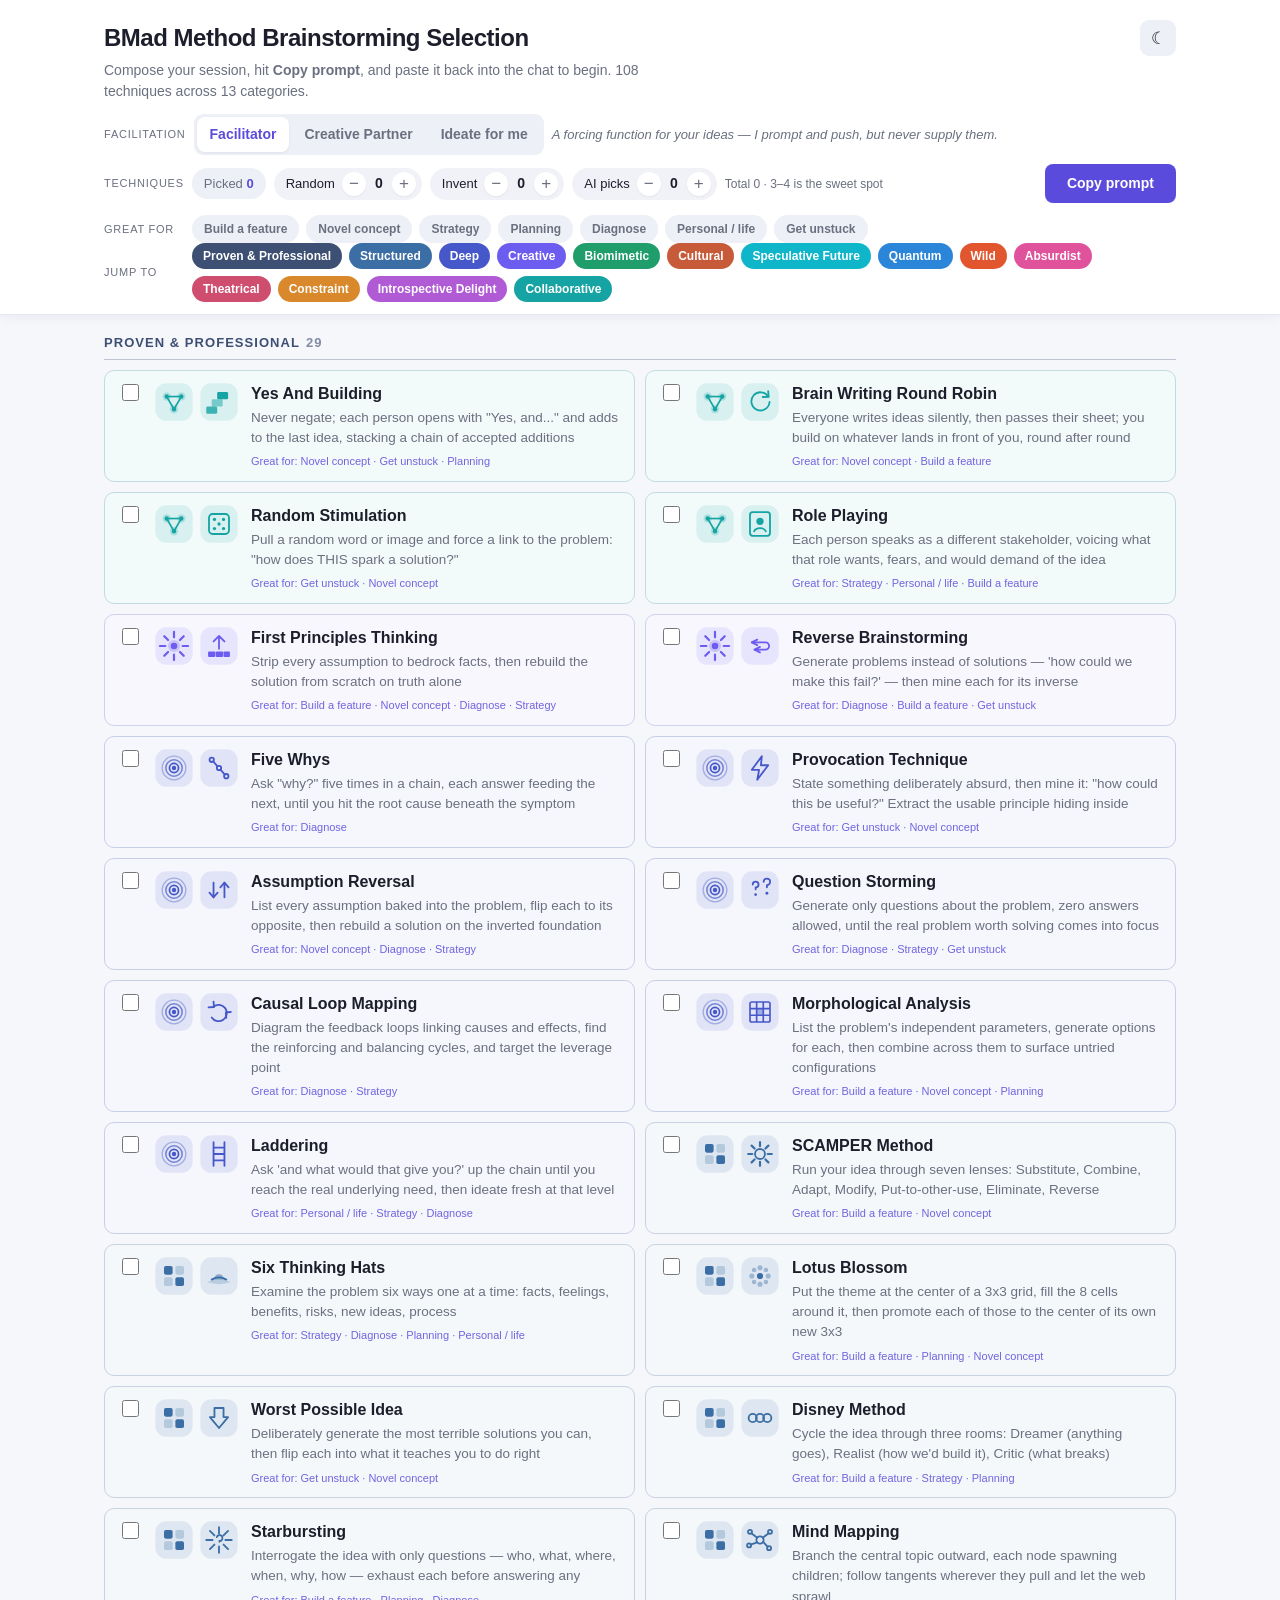
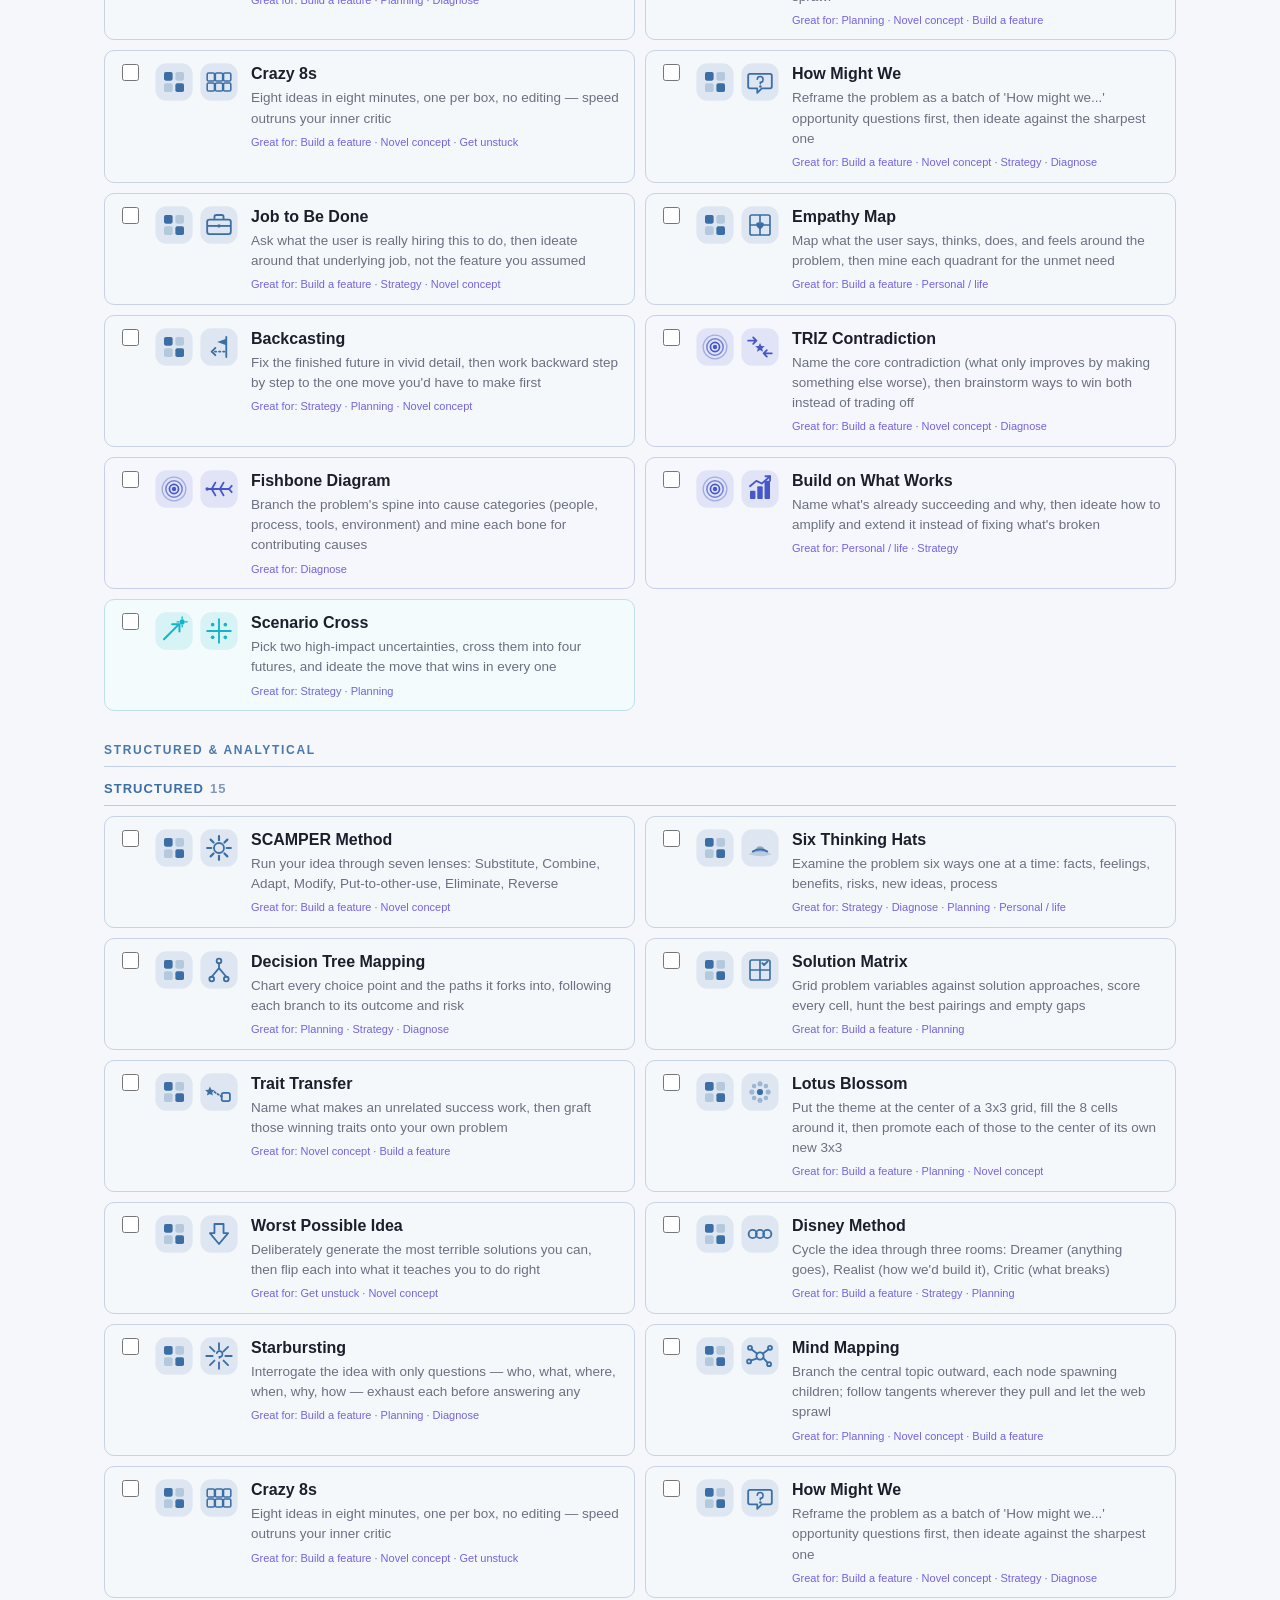
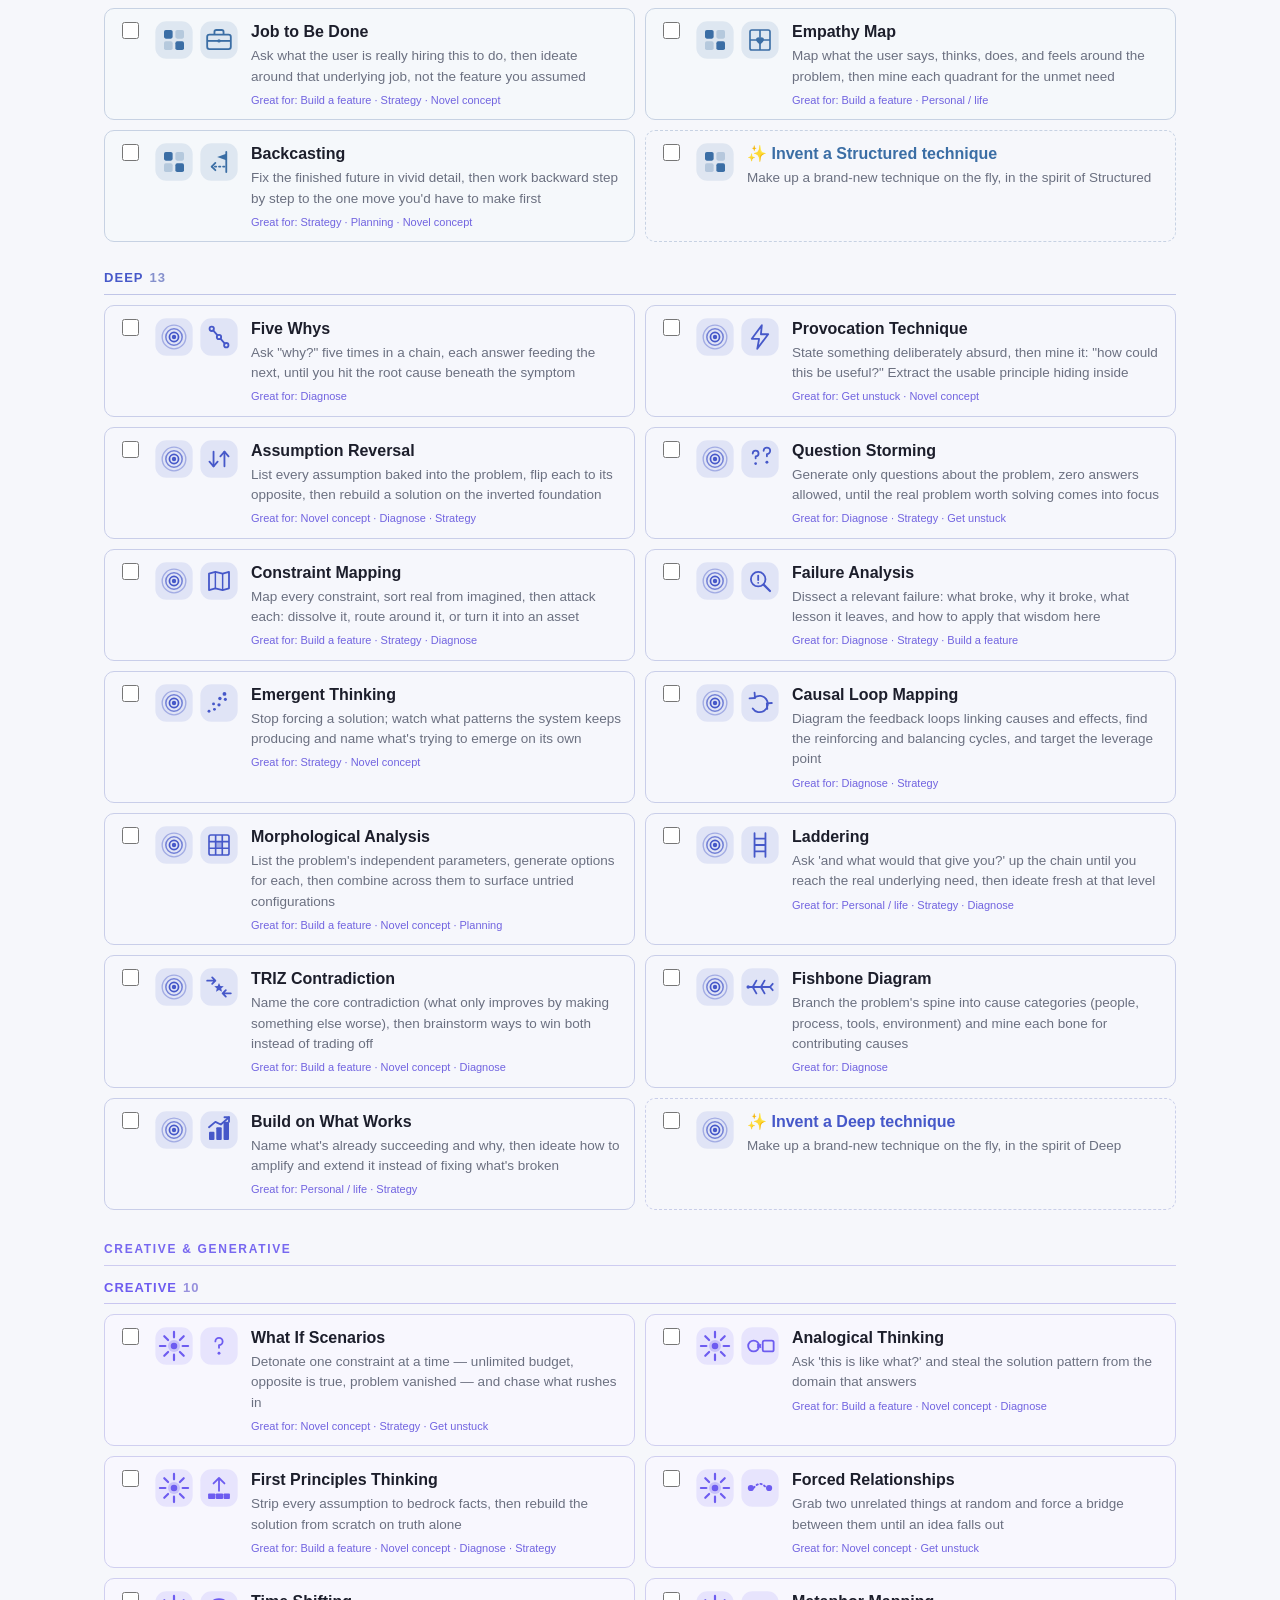
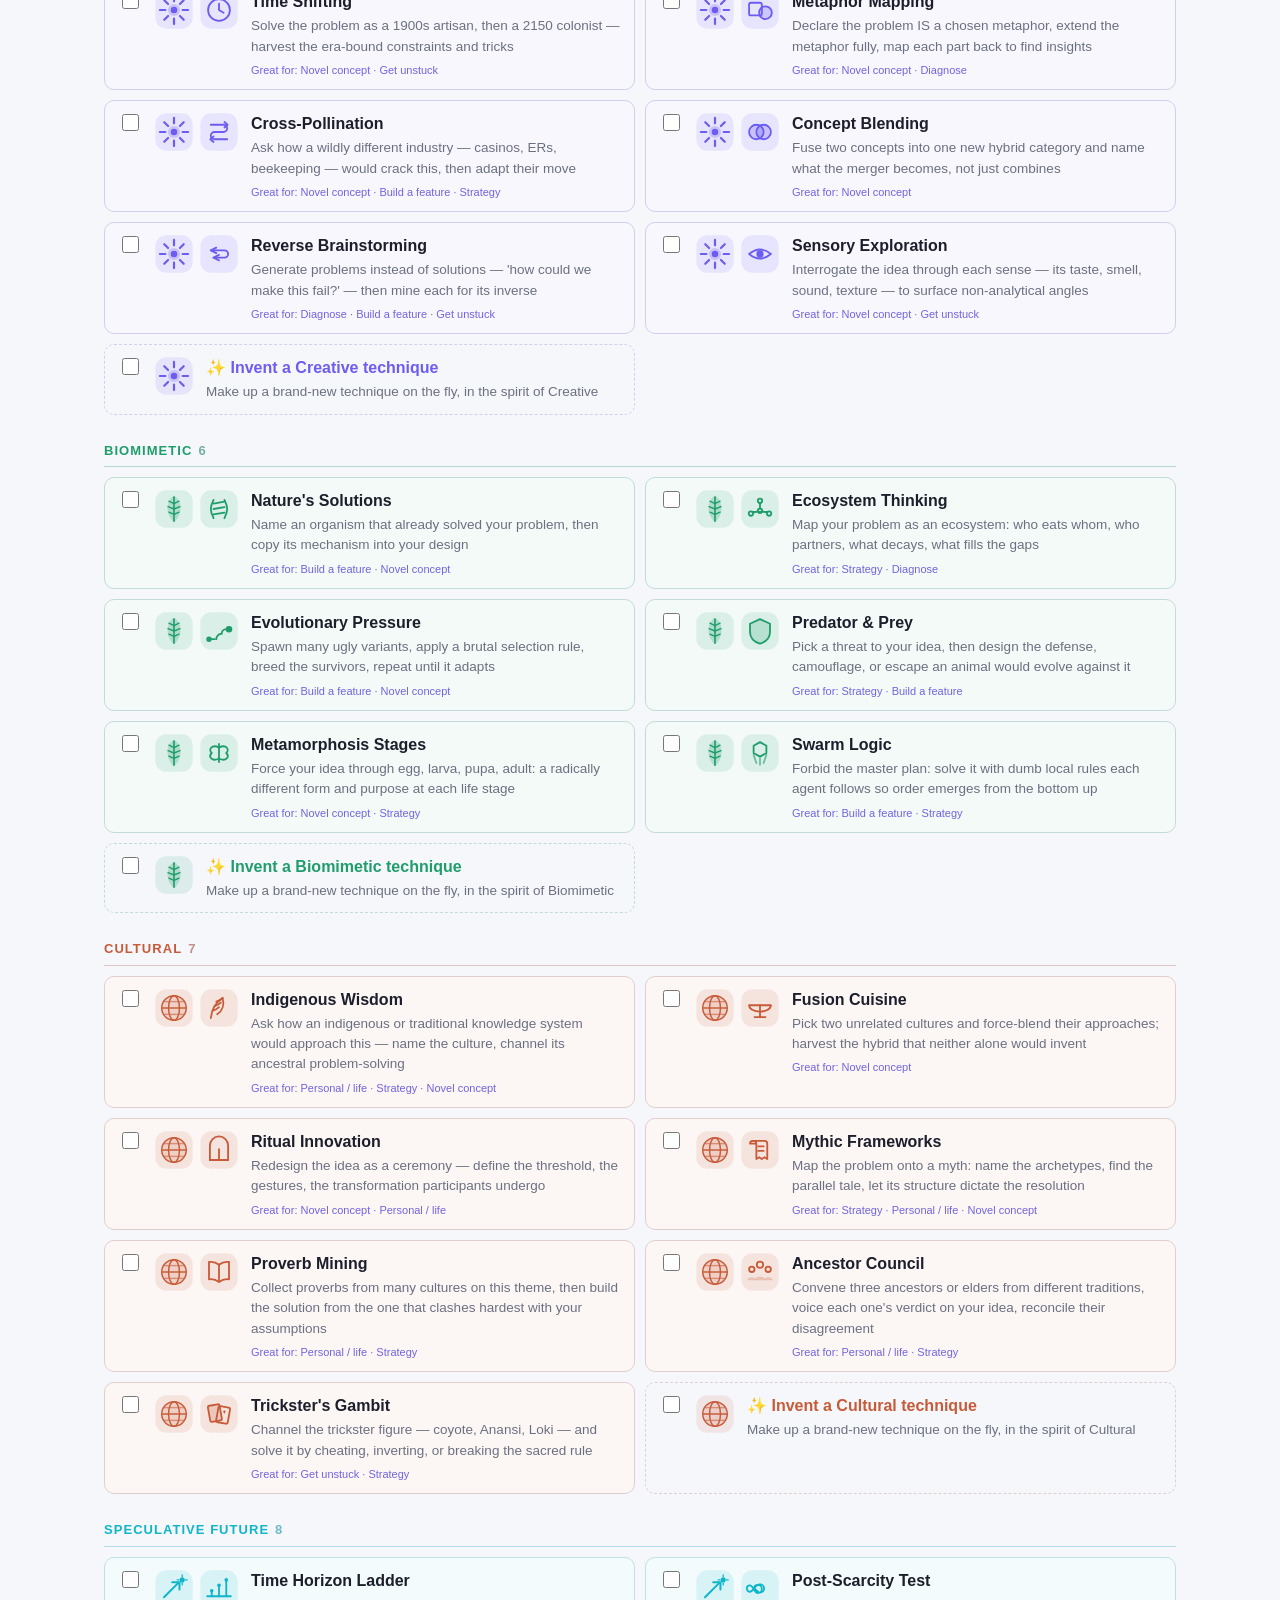
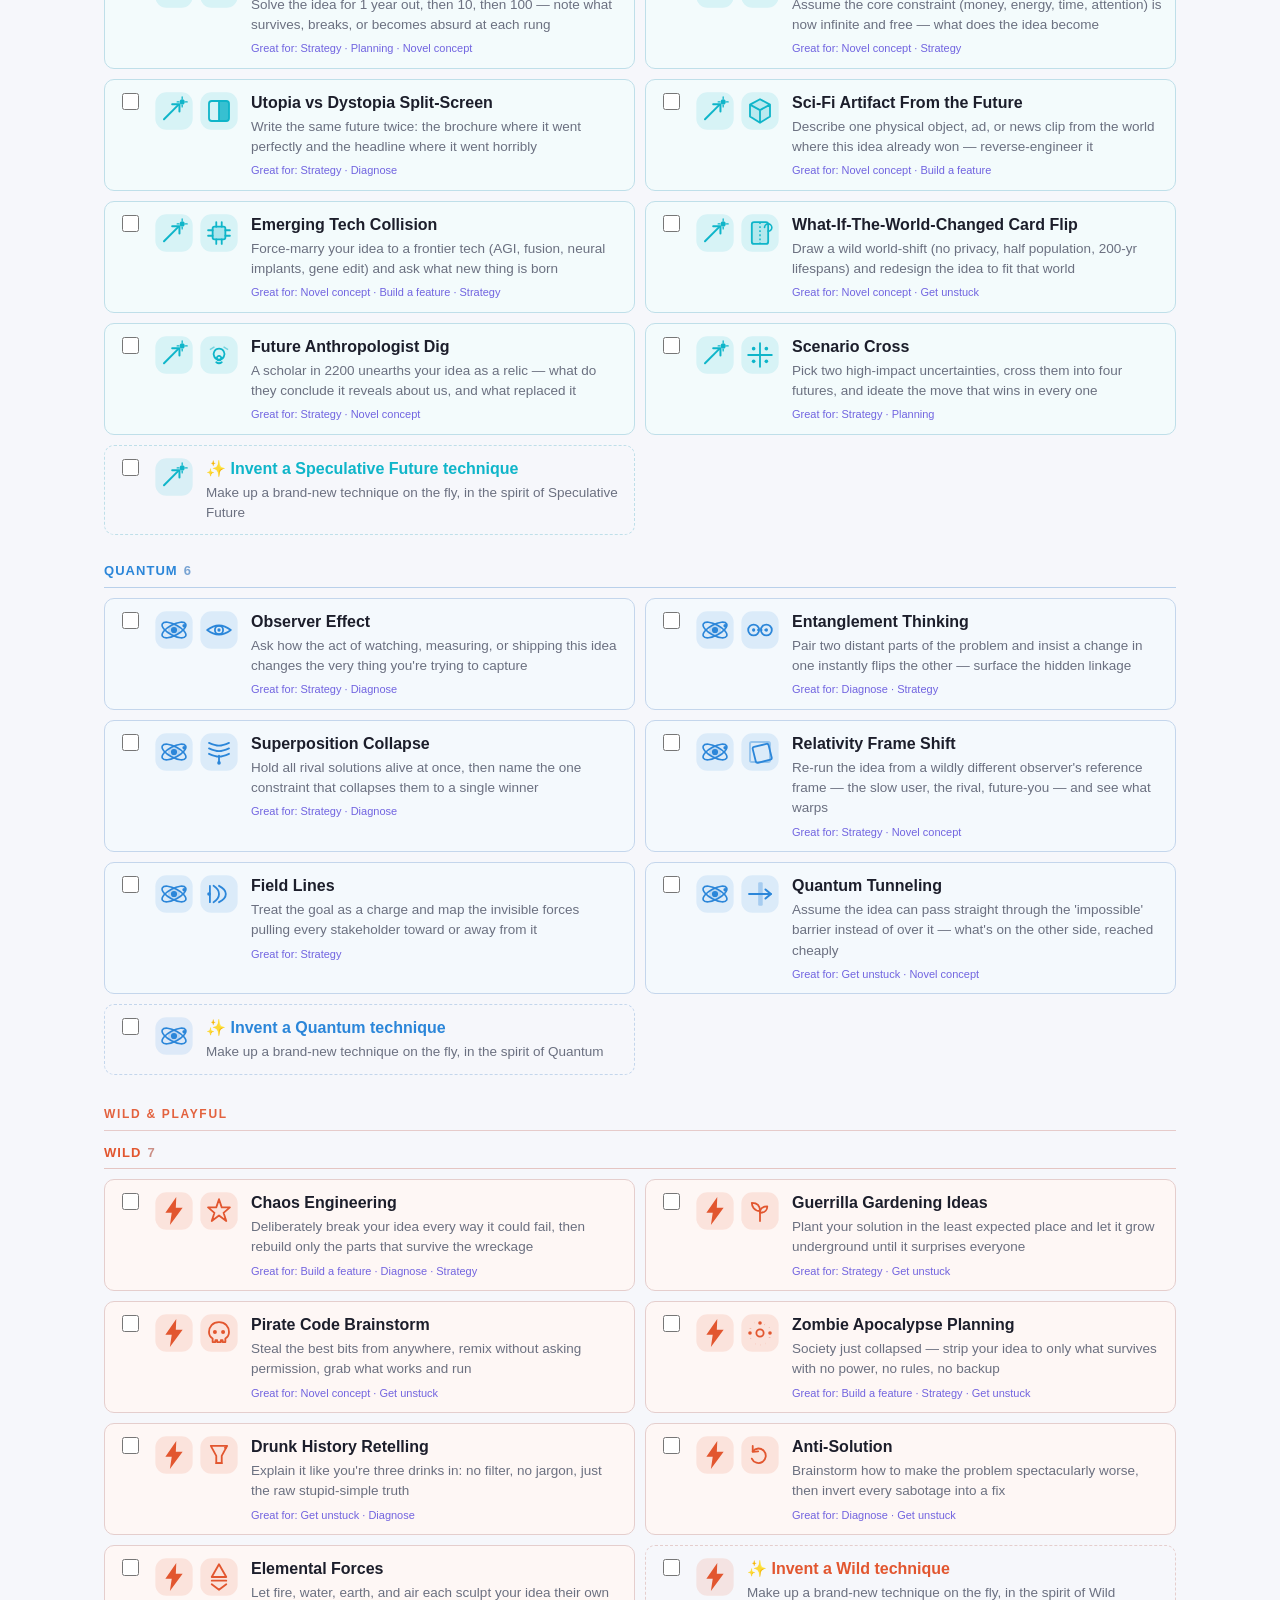
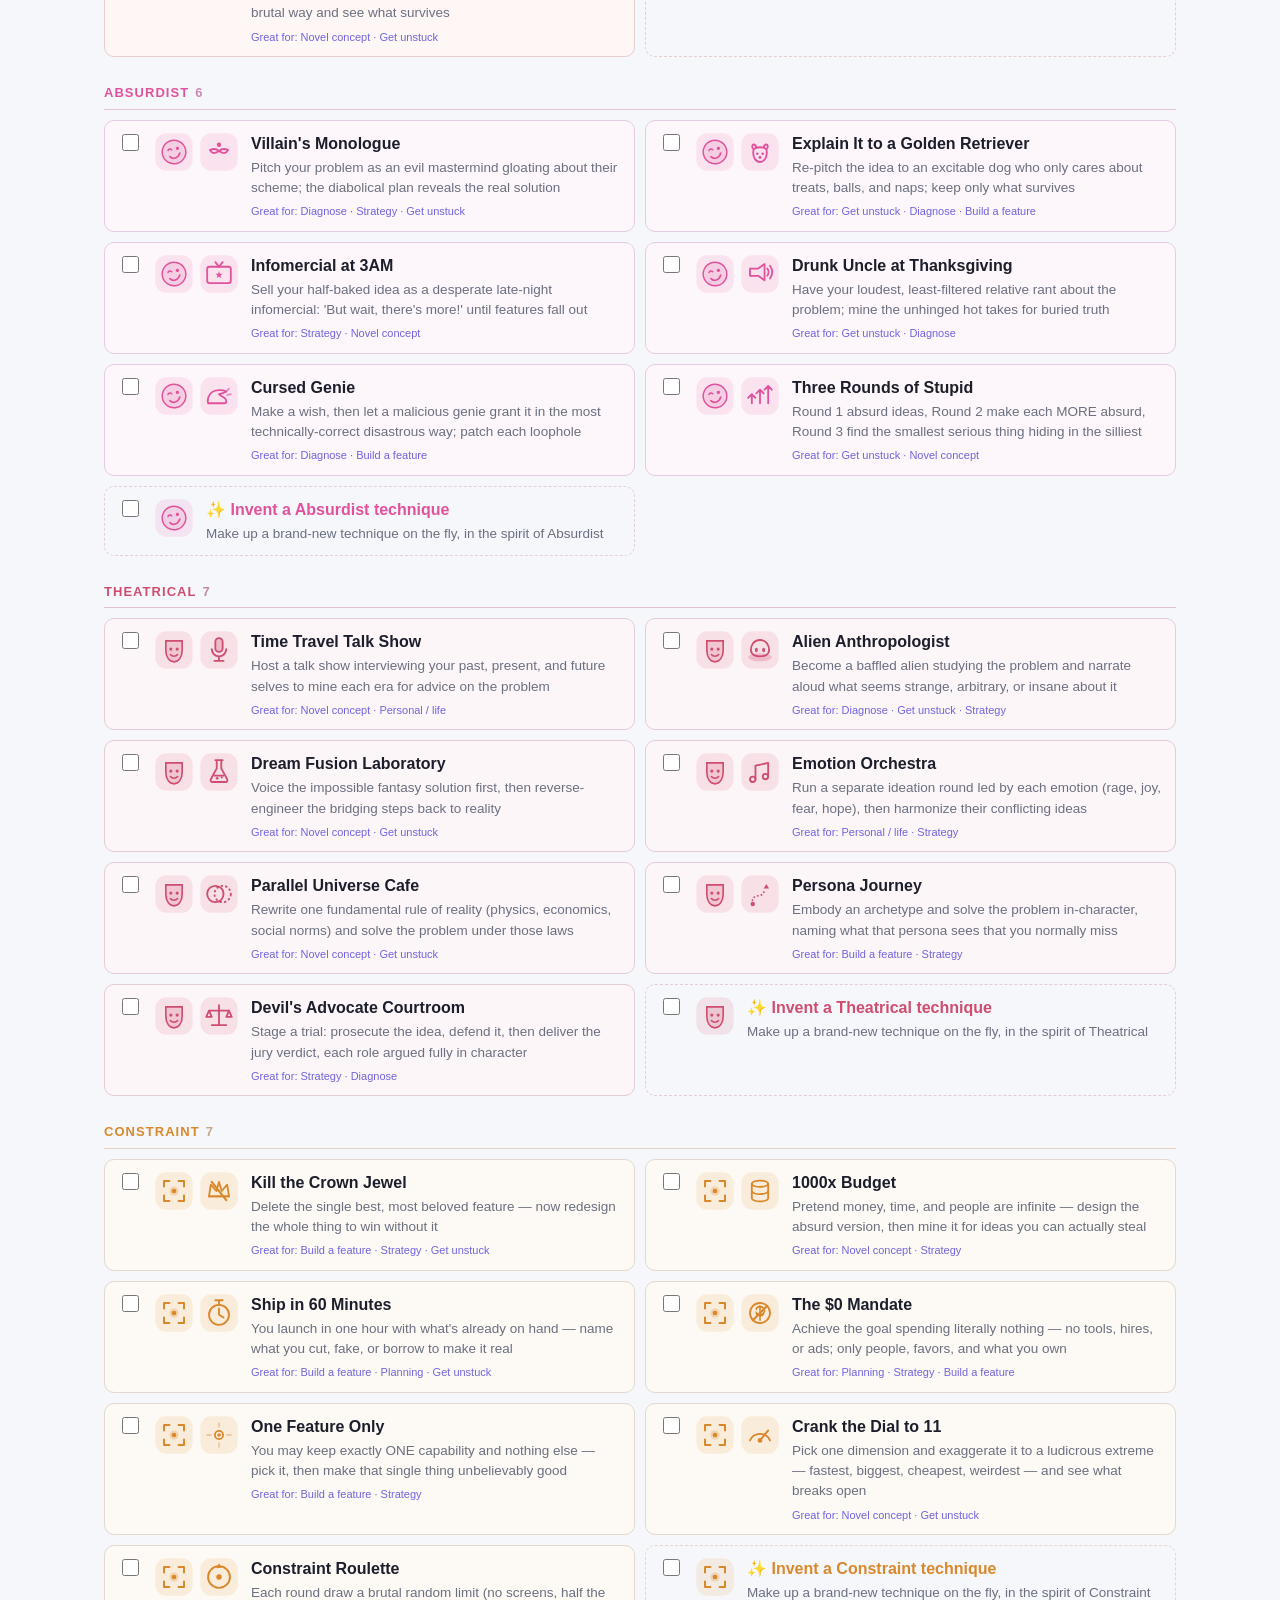
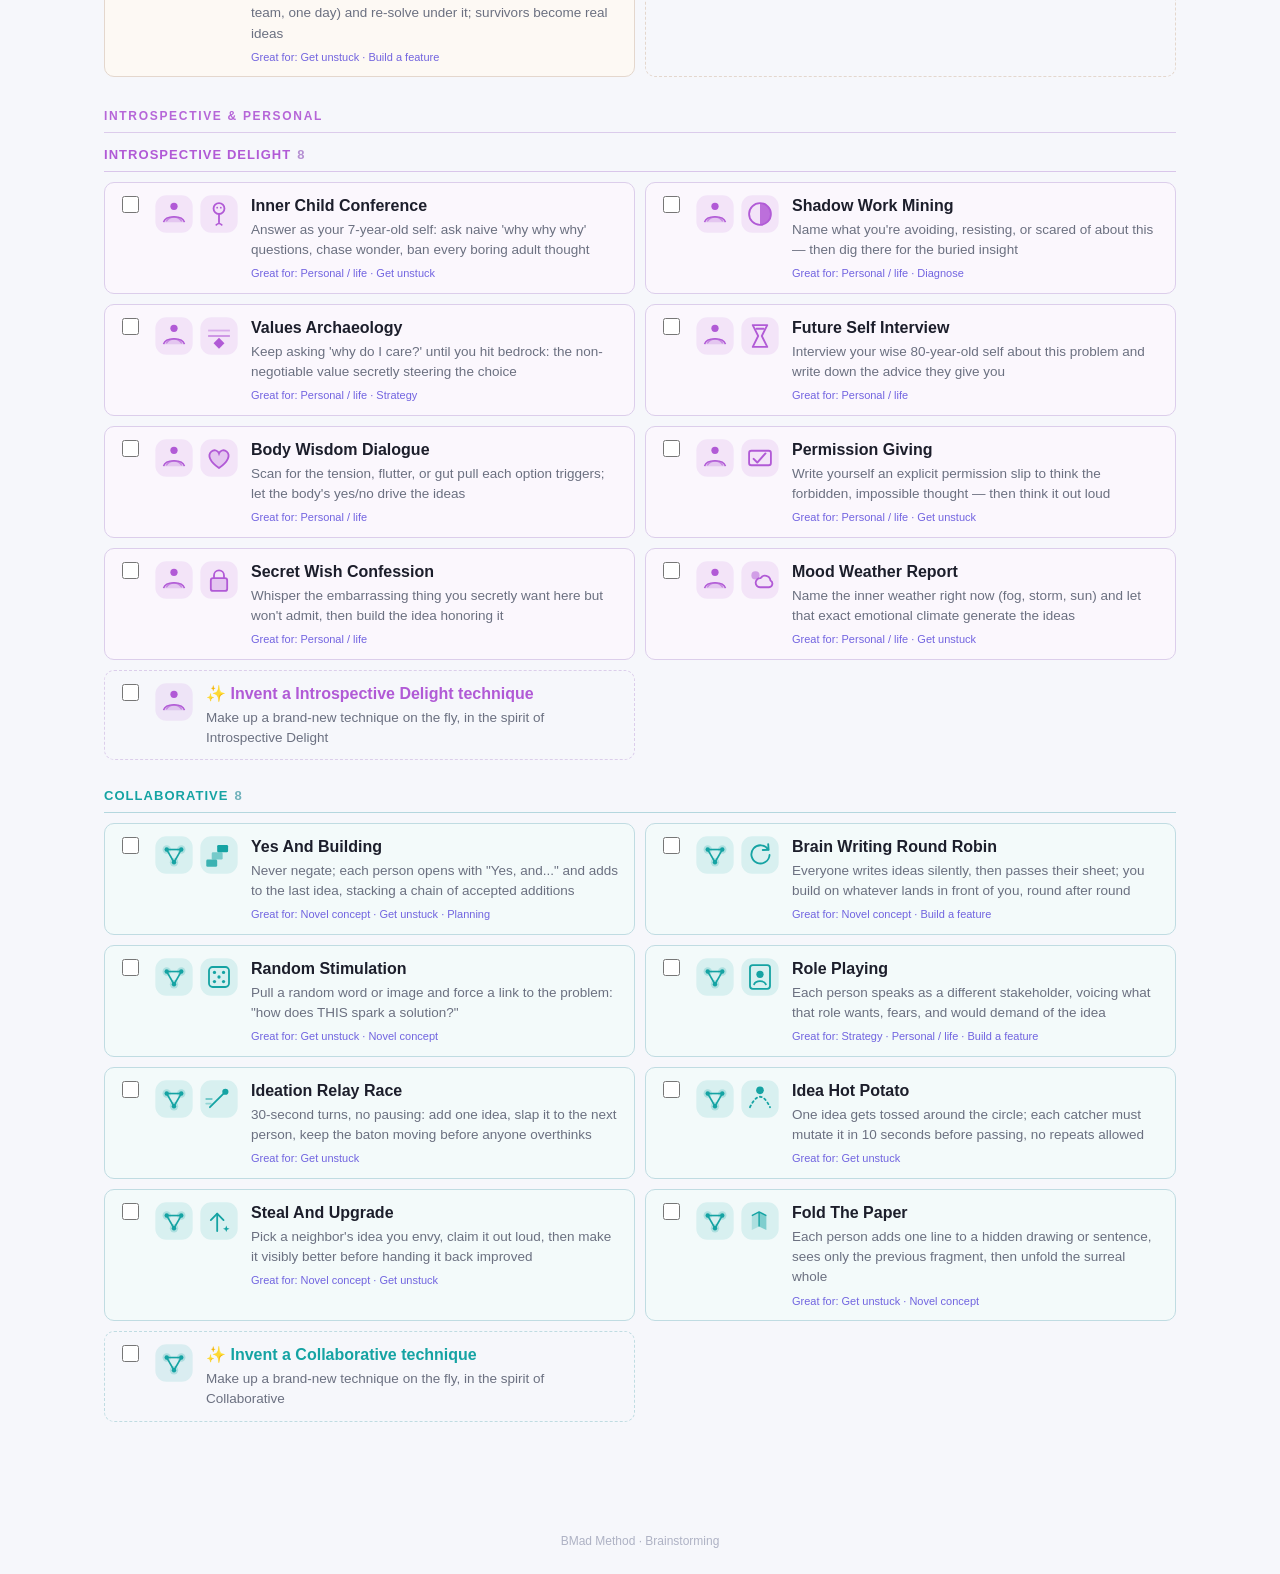
<file: .claude/skills/bmad-brainstorming/assets/brain-selector.html>
<!DOCTYPE html>
<html lang="en">
<head>
<meta charset="utf-8">
<meta name="viewport" content="width=device-width, initial-scale=1">
<title>BMad Method Brainstorming Selection</title>
<script>
/* set the theme before first paint so there's no light-mode flash */
(function(){ try {
  var t = localStorage.getItem('bmad-theme');
  if (!t) { t = (window.matchMedia && window.matchMedia('(prefers-color-scheme: dark)').matches) ? 'dark' : 'light'; }
  document.documentElement.setAttribute('data-theme', t);
} catch(e){} })();
</script>
<style>
  :root {
    --bg:#f6f7fb; --surface:#fff; --ink:#1c1e2b; --muted:#6b7080;
    --accent:#5b4bdc; --accent-ink:#5b4bdc; --warn:#c0561f;
    --line:#e6e8f0; --control:#eef0f7; --control2:#f1f2f8; --raised:#fff;
    --cnt:#b9bdce; --foot:#aeb2c4; --shadow:rgba(20,20,50,.06);
  }
  :root[data-theme="dark"] {
    --bg:#0f1117; --surface:#171a23; --ink:#e7e9f2; --muted:#9aa0b4;
    --accent:#6d5cf0; --accent-ink:#a99bff; --warn:#e08a4a;
    --line:#2a2f3e; --control:#222634; --control2:#1d212d; --raised:#2c3242;
    --cnt:#5a6076; --foot:#5a6076; --shadow:rgba(0,0,0,.45);
  }
  /* lift the category hue toward white on dark surfaces so deep hues stay legible */
  :root[data-theme="dark"] section > h2 { color:color-mix(in srgb, var(--c) 62%, #fff); }
  :root[data-theme="dark"] .tech .ico { color:color-mix(in srgb, var(--c) 68%, #fff); }
  :root[data-theme="dark"] label.tech:has(input:checked) { border-color:color-mix(in srgb, var(--c) 60%, #fff); }
  .titlerow { display:flex; align-items:flex-start; justify-content:space-between; gap:12px; }
  .themebtn { flex:none; width:36px; height:36px; border-radius:9px; background:var(--control); color:var(--ink); font-size:17px; line-height:1; display:inline-flex; align-items:center; justify-content:center; }
  .themebtn:hover { background:var(--raised); }
  * { box-sizing:border-box; }
  body { margin:0; font:16px/1.5 -apple-system,BlinkMacSystemFont,"Segoe UI",Roboto,Helvetica,Arial,sans-serif; background:var(--bg); color:var(--ink); }
  header { position:sticky; top:0; z-index:5; background:var(--surface); padding:20px 0 12px; border-bottom:1px solid var(--line); box-shadow:0 2px 12px var(--shadow); }
  .hwrap { max-width:1120px; margin:0 auto; padding:0 24px; }  /* align header content with the card column on wide screens */
  h1 { margin:0 0 4px; font-size:24px; letter-spacing:-.02em; }
  .sub { margin:0 0 12px; color:var(--muted); font-size:14px; max-width:74ch; }
  button { font:inherit; border:0; border-radius:8px; cursor:pointer; }
  .composer { display:flex; flex-direction:column; gap:9px; margin:6px 0 12px; }
  .grp { display:flex; gap:8px; align-items:center; flex-wrap:wrap; }
  .glabel { font-size:11px; text-transform:uppercase; letter-spacing:.07em; color:var(--muted); min-width:74px; }
  .modes { display:inline-flex; background:var(--control); border-radius:9px; padding:3px; gap:2px; }
  .mode { padding:7px 13px; font-size:14px; font-weight:600; color:var(--muted); background:transparent; }
  .mode.on { background:var(--raised); color:var(--accent-ink); box-shadow:0 1px 3px var(--shadow); }
  .modehint { flex:1 1 240px; min-width:0; font-size:13px; color:var(--muted); font-style:italic; }
  .pill { font-size:13px; color:var(--muted); background:var(--control); padding:6px 12px; border-radius:20px; }
  .pill b { color:var(--accent-ink); }
  .step { display:inline-flex; align-items:center; gap:7px; font-size:13px; color:var(--ink); background:var(--control2); padding:4px 6px 4px 12px; border-radius:20px; }
  .step b { min-width:12px; text-align:center; font-size:14px; color:var(--ink); }
  .step button { width:24px; height:24px; border-radius:50%; background:var(--raised); color:var(--muted); font-size:17px; line-height:22px; text-align:center; box-shadow:0 1px 2px var(--shadow); }
  .step button:hover { color:var(--accent-ink); }
  .total { font-size:12px; color:var(--muted); }
  .total.warn { color:var(--warn); font-weight:600; }
  .bar { display:flex; gap:10px 14px; align-items:center; flex-wrap:wrap; }
  #copy { margin-left:auto; padding:9px 22px; background:var(--accent); color:#fff; font-size:14px; font-weight:700; }
  #copy:hover { filter:brightness(1.07); }
  .chips { flex:1 1 320px; min-width:0; display:flex; gap:7px; flex-wrap:wrap; align-items:center; }
  .chip { font-size:12px; padding:4px 11px; border-radius:16px; border:0; color:#fff; background:var(--cc); font-weight:600; cursor:pointer; }
  .chip:hover { filter:brightness(1.08); }
  .banner { max-height:0; overflow:hidden; transition:max-height .25s ease, padding .22s ease, margin .22s ease; background:linear-gradient(90deg,var(--accent),#8275f2); color:#fff; border-radius:10px; font-weight:700; text-align:center; padding:0 14px; }
  .banner.show { max-height:64px; padding:13px 14px; margin-top:10px; }
  .banner.fail { background:linear-gradient(90deg,var(--warn),#e0894a); }
  main { padding:18px 24px 60px; max-width:1120px; margin:0 auto; }
  section { margin:0 0 26px; }
  section > h2 { font-size:13px; text-transform:uppercase; letter-spacing:.08em; color:var(--c); margin:0 0 10px; border-bottom:1px solid color-mix(in srgb, var(--c) 24%, var(--line)); padding-bottom:6px; }
  section > h2 .cnt { color:color-mix(in srgb, var(--c) 45%, var(--cnt)); margin-left:6px; }
  .grid { display:grid; grid-template-columns:repeat(auto-fill,minmax(360px,1fr)); gap:10px; }
  label.tech { display:flex; gap:12px; align-items:flex-start; background:color-mix(in srgb, var(--c) 5%, var(--surface)); border:1px solid color-mix(in srgb, var(--c) 18%, var(--line)); border-radius:10px; padding:11px 13px; cursor:pointer; transition:border-color .12s, box-shadow .12s, background .12s; }
  label.tech:hover { border-color:color-mix(in srgb, var(--c) 45%, var(--surface)); }
  label.tech input { margin-top:2px; width:17px; height:17px; accent-color:var(--c); flex:none; }
  label.tech:has(input:checked) { border-color:var(--c); background:color-mix(in srgb, var(--c) 12%, var(--surface)); box-shadow:0 0 0 2px color-mix(in srgb, var(--c) 30%, transparent); }
  .tech .ic2 { display:flex; gap:5px; flex:none; }
  .tech .ico { width:40px; height:40px; flex:none; color:var(--c); }
  .tech .n { font-weight:600; display:block; }
  .tech .d { color:var(--muted); font-size:13.5px; display:block; margin-top:2px; }
  .tech .gf { color:var(--accent-ink); font-size:11px; display:block; margin-top:5px; opacity:.85; }
  .grouphdr { margin:30px 0 12px; font-size:12px; text-transform:uppercase; letter-spacing:.14em; font-weight:700; color:var(--c); opacity:.92; border-bottom:1px solid color-mix(in srgb, var(--c) 22%, var(--line)); padding-bottom:7px; }
  main > .grouphdr:first-child { margin-top:2px; }
  :root[data-theme="dark"] .grouphdr { color:color-mix(in srgb, var(--c) 62%, #fff); }
  .goals { display:flex; gap:7px; flex-wrap:wrap; }
  .goal { font-size:12px; padding:5px 12px; border-radius:16px; background:var(--control); color:var(--muted); font-weight:600; }
  .goal:hover { color:var(--ink); }
  .goal.on { background:var(--accent); color:#fff; }
  label.tech.invent { border-style:dashed; background:transparent; }
  label.tech.invent:hover { border-color:var(--c); }
  label.tech.invent .n { color:var(--c); }
  label.tech.hidden { display:none; }
  footer { text-align:center; color:var(--foot); font-size:12px; padding:24px; }
</style>
</head>
<body>
<header>
  <div class="hwrap">
  <div class="titlerow">
    <h1>BMad Method Brainstorming Selection</h1>
    <button id="theme" class="themebtn" type="button" aria-label="Toggle dark mode" title="Toggle dark mode"></button>
  </div>
  <p class="sub">Compose your session, hit <strong>Copy prompt</strong>, and paste it back into the chat to begin. 108 techniques across 13 categories.</p>

  <div class="composer">
    <div class="grp">
      <span class="glabel">Facilitation</span>
      <div class="modes" id="modes">
        <button type="button" class="mode on" data-mode="Facilitator">Facilitator</button>
        <button type="button" class="mode" data-mode="Creative Partner">Creative Partner</button>
        <button type="button" class="mode" data-mode="Ideate for me">Ideate for me</button>
      </div>
      <span class="modehint" id="modehint"></span>
    </div>
    <div class="grp">
      <span class="glabel">Techniques</span>
      <span class="pill">Picked <b id="pickN">0</b></span>
      <span class="step">Random <button type="button" data-step="rand" data-d="-1">&minus;</button><b id="randN">0</b><button type="button" data-step="rand" data-d="1">+</button></span>
      <span class="step">Invent <button type="button" data-step="inv" data-d="-1">&minus;</button><b id="invN">0</b><button type="button" data-step="inv" data-d="1">+</button></span>
      <span class="step">AI picks <button type="button" data-step="ai" data-d="-1">&minus;</button><b id="aiN">0</b><button type="button" data-step="ai" data-d="1">+</button></span>
      <span class="total" id="total">Total 0 &middot; 3&ndash;4 is the sweet spot</span>
      <button id="copy" type="button">Copy prompt</button>
    </div>
  </div>

  <div class="bar"><span class="glabel">Great for</span><div class="goals" id="goals"><button type="button" class="goal" data-goal="feature">Build a feature</button><button type="button" class="goal" data-goal="novel">Novel concept</button><button type="button" class="goal" data-goal="strategy">Strategy</button><button type="button" class="goal" data-goal="planning">Planning</button><button type="button" class="goal" data-goal="diagnosis">Diagnose</button><button type="button" class="goal" data-goal="personal">Personal / life</button><button type="button" class="goal" data-goal="unstuck">Get unstuck</button></div></div>
  <div class="bar">
    <span class="glabel">Jump to</span>
    <div class="chips" id="chips"><button type="button" class="chip" data-cat="Proven &amp; Professional" style="--cc:#3d4f73">Proven &amp; Professional</button><button type="button" class="chip" data-cat="Structured" style="--cc:#3b6ea5">Structured</button><button type="button" class="chip" data-cat="Deep" style="--cc:#4658c9">Deep</button><button type="button" class="chip" data-cat="Creative" style="--cc:#6d5cf0">Creative</button><button type="button" class="chip" data-cat="Biomimetic" style="--cc:#1f9d6b">Biomimetic</button><button type="button" class="chip" data-cat="Cultural" style="--cc:#c75b39">Cultural</button><button type="button" class="chip" data-cat="Speculative Future" style="--cc:#0fb5c9">Speculative Future</button><button type="button" class="chip" data-cat="Quantum" style="--cc:#2b86d9">Quantum</button><button type="button" class="chip" data-cat="Wild" style="--cc:#e2562f">Wild</button><button type="button" class="chip" data-cat="Absurdist" style="--cc:#e0529c">Absurdist</button><button type="button" class="chip" data-cat="Theatrical" style="--cc:#cf4d6f">Theatrical</button><button type="button" class="chip" data-cat="Constraint" style="--cc:#d9882b">Constraint</button><button type="button" class="chip" data-cat="Introspective Delight" style="--cc:#b15ad6">Introspective Delight</button><button type="button" class="chip" data-cat="Collaborative" style="--cc:#15a3a3">Collaborative</button></div>
  </div>

  <div class="banner" id="banner">&#10003; Copied! Now paste it into the chat to start your session.</div>
  </div>
</header>
<main>
<section data-cat="Proven &amp; Professional" style="--c:#3d4f73"><h2>Proven &amp; Professional<span class="cnt">29</span></h2><div class="grid"><label class="tech" style="--c:#15a3a3"><input type="checkbox" data-name="Yes And Building" data-cat="Collaborative" data-desc="Never negate; each person opens with &quot;Yes, and...&quot; and adds to the last idea, stacking a chain of accepted additions" data-good="novel|unstuck|planning" data-prov="classic" data-lead="1"><span class="ic2"><svg class="ico" viewBox="0 0 44 44" xmlns="http://www.w3.org/2000/svg"><rect x="1.5" y="1.5" width="41" height="41" rx="12" fill="currentColor" fill-opacity="0.12"/><g stroke="currentColor" stroke-width="1.8"><line x1="14" y1="16" x2="30" y2="16"/><line x1="14" y1="16" x2="22" y2="30"/><line x1="30" y1="16" x2="22" y2="30"/></g><g fill="currentColor" fill-opacity="0.22"><circle cx="14" cy="16" r="4.6"/><circle cx="30" cy="16" r="4.6"/><circle cx="22" cy="30" r="4.6"/></g><g fill="currentColor"><circle cx="14" cy="16" r="2.4"/><circle cx="30" cy="16" r="2.4"/><circle cx="22" cy="30" r="2.4"/></g></svg><svg class="ico" viewBox="0 0 44 44" xmlns="http://www.w3.org/2000/svg"><rect x="1.5" y="1.5" width="41" height="41" rx="12" fill="currentColor" fill-opacity="0.12"/><g fill="currentColor"><rect x="8" y="27" width="12" height="8" rx="1.5" fill-opacity=".8"/><rect x="14" y="19" width="12" height="8" rx="1.5" fill-opacity=".5"/><rect x="20" y="11" width="12" height="8" rx="1.5"/></g></svg></span><span><span class="n">Yes And Building</span><span class="d">Never negate; each person opens with &quot;Yes, and...&quot; and adds to the last idea, stacking a chain of accepted additions</span><span class="gf">Great for: Novel concept · Get unstuck · Planning</span></span></label><label class="tech" style="--c:#15a3a3"><input type="checkbox" data-name="Brain Writing Round Robin" data-cat="Collaborative" data-desc="Everyone writes ideas silently, then passes their sheet; you build on whatever lands in front of you, round after round" data-good="novel|feature" data-prov="classic" data-lead="1"><span class="ic2"><svg class="ico" viewBox="0 0 44 44" xmlns="http://www.w3.org/2000/svg"><rect x="1.5" y="1.5" width="41" height="41" rx="12" fill="currentColor" fill-opacity="0.12"/><g stroke="currentColor" stroke-width="1.8"><line x1="14" y1="16" x2="30" y2="16"/><line x1="14" y1="16" x2="22" y2="30"/><line x1="30" y1="16" x2="22" y2="30"/></g><g fill="currentColor" fill-opacity="0.22"><circle cx="14" cy="16" r="4.6"/><circle cx="30" cy="16" r="4.6"/><circle cx="22" cy="30" r="4.6"/></g><g fill="currentColor"><circle cx="14" cy="16" r="2.4"/><circle cx="30" cy="16" r="2.4"/><circle cx="22" cy="30" r="2.4"/></g></svg><svg class="ico" viewBox="0 0 44 44" xmlns="http://www.w3.org/2000/svg"><rect x="1.5" y="1.5" width="41" height="41" rx="12" fill="currentColor" fill-opacity="0.12"/><g fill="none" stroke="currentColor" stroke-width="2" stroke-linecap="round" stroke-linejoin="round"><path d="M31 16 A10 10 0 1 0 32.5 22"/><path d="M31 10 L31.5 16.3 L25 16.5"/></g></svg></span><span><span class="n">Brain Writing Round Robin</span><span class="d">Everyone writes ideas silently, then passes their sheet; you build on whatever lands in front of you, round after round</span><span class="gf">Great for: Novel concept · Build a feature</span></span></label><label class="tech" style="--c:#15a3a3"><input type="checkbox" data-name="Random Stimulation" data-cat="Collaborative" data-desc="Pull a random word or image and force a link to the problem: &quot;how does THIS spark a solution?&quot;" data-good="unstuck|novel" data-prov="classic" data-lead="1"><span class="ic2"><svg class="ico" viewBox="0 0 44 44" xmlns="http://www.w3.org/2000/svg"><rect x="1.5" y="1.5" width="41" height="41" rx="12" fill="currentColor" fill-opacity="0.12"/><g stroke="currentColor" stroke-width="1.8"><line x1="14" y1="16" x2="30" y2="16"/><line x1="14" y1="16" x2="22" y2="30"/><line x1="30" y1="16" x2="22" y2="30"/></g><g fill="currentColor" fill-opacity="0.22"><circle cx="14" cy="16" r="4.6"/><circle cx="30" cy="16" r="4.6"/><circle cx="22" cy="30" r="4.6"/></g><g fill="currentColor"><circle cx="14" cy="16" r="2.4"/><circle cx="30" cy="16" r="2.4"/><circle cx="22" cy="30" r="2.4"/></g></svg><svg class="ico" viewBox="0 0 44 44" xmlns="http://www.w3.org/2000/svg"><rect x="1.5" y="1.5" width="41" height="41" rx="12" fill="currentColor" fill-opacity="0.12"/><rect x="11" y="11" width="22" height="22" rx="4" fill="none" stroke="currentColor" stroke-width="2"/><g fill="currentColor"><circle cx="17" cy="17" r="1.8"/><circle cx="27" cy="17" r="1.8"/><circle cx="22" cy="22" r="1.8"/><circle cx="17" cy="27" r="1.8"/><circle cx="27" cy="27" r="1.8"/></g></svg></span><span><span class="n">Random Stimulation</span><span class="d">Pull a random word or image and force a link to the problem: &quot;how does THIS spark a solution?&quot;</span><span class="gf">Great for: Get unstuck · Novel concept</span></span></label><label class="tech" style="--c:#15a3a3"><input type="checkbox" data-name="Role Playing" data-cat="Collaborative" data-desc="Each person speaks as a different stakeholder, voicing what that role wants, fears, and would demand of the idea" data-good="strategy|personal|feature" data-prov="classic" data-lead="1"><span class="ic2"><svg class="ico" viewBox="0 0 44 44" xmlns="http://www.w3.org/2000/svg"><rect x="1.5" y="1.5" width="41" height="41" rx="12" fill="currentColor" fill-opacity="0.12"/><g stroke="currentColor" stroke-width="1.8"><line x1="14" y1="16" x2="30" y2="16"/><line x1="14" y1="16" x2="22" y2="30"/><line x1="30" y1="16" x2="22" y2="30"/></g><g fill="currentColor" fill-opacity="0.22"><circle cx="14" cy="16" r="4.6"/><circle cx="30" cy="16" r="4.6"/><circle cx="22" cy="30" r="4.6"/></g><g fill="currentColor"><circle cx="14" cy="16" r="2.4"/><circle cx="30" cy="16" r="2.4"/><circle cx="22" cy="30" r="2.4"/></g></svg><svg class="ico" viewBox="0 0 44 44" xmlns="http://www.w3.org/2000/svg"><rect x="1.5" y="1.5" width="41" height="41" rx="12" fill="currentColor" fill-opacity="0.12"/><rect x="11" y="9" width="22" height="26" rx="3" fill="none" stroke="currentColor" stroke-width="2"/><circle cx="22" cy="19" r="4" fill="currentColor"/><path d="M15.5 30 c2 -4.5 11 -4.5 13 0" fill="none" stroke="currentColor" stroke-width="2" stroke-linecap="round"/></svg></span><span><span class="n">Role Playing</span><span class="d">Each person speaks as a different stakeholder, voicing what that role wants, fears, and would demand of the idea</span><span class="gf">Great for: Strategy · Personal / life · Build a feature</span></span></label><label class="tech" style="--c:#6d5cf0"><input type="checkbox" data-name="First Principles Thinking" data-cat="Creative" data-desc="Strip every assumption to bedrock facts, then rebuild the solution from scratch on truth alone" data-good="feature|novel|diagnosis|strategy" data-prov="classic" data-lead="1"><span class="ic2"><svg class="ico" viewBox="0 0 44 44" xmlns="http://www.w3.org/2000/svg"><rect x="1.5" y="1.5" width="41" height="41" rx="12" fill="currentColor" fill-opacity="0.12"/><g stroke="currentColor" stroke-width="2.4" stroke-linecap="round"><line x1="22" y1="6.5" x2="22" y2="12.5"/><line x1="22" y1="31.5" x2="22" y2="37.5"/><line x1="6.5" y1="22" x2="12.5" y2="22"/><line x1="31.5" y1="22" x2="37.5" y2="22"/><line x1="11.3" y1="11.3" x2="15.5" y2="15.5"/><line x1="28.5" y1="28.5" x2="32.7" y2="32.7"/><line x1="32.7" y1="11.3" x2="28.5" y2="15.5"/><line x1="15.5" y1="28.5" x2="11.3" y2="32.7"/></g><circle cx="22" cy="22" r="6.6" fill="currentColor" fill-opacity="0.25"/><circle cx="22" cy="22" r="3.6" fill="currentColor"/></svg><svg class="ico" viewBox="0 0 44 44" xmlns="http://www.w3.org/2000/svg"><rect x="1.5" y="1.5" width="41" height="41" rx="12" fill="currentColor" fill-opacity="0.12"/><g fill="currentColor"><rect x="10" y="28" width="8" height="6" rx="1"/><rect x="18.5" y="28" width="8" height="6" rx="1"/><rect x="27" y="28" width="7" height="6" rx="1"/></g><path d="M22 25 L22 11 M16 17 L22 11 L28 17" fill="none" stroke="currentColor" stroke-width="2" stroke-linecap="round" stroke-linejoin="round"/></svg></span><span><span class="n">First Principles Thinking</span><span class="d">Strip every assumption to bedrock facts, then rebuild the solution from scratch on truth alone</span><span class="gf">Great for: Build a feature · Novel concept · Diagnose · Strategy</span></span></label><label class="tech" style="--c:#6d5cf0"><input type="checkbox" data-name="Reverse Brainstorming" data-cat="Creative" data-desc="Generate problems instead of solutions — &#x27;how could we make this fail?&#x27; — then mine each for its inverse" data-good="diagnosis|feature|unstuck" data-prov="classic" data-lead="1"><span class="ic2"><svg class="ico" viewBox="0 0 44 44" xmlns="http://www.w3.org/2000/svg"><rect x="1.5" y="1.5" width="41" height="41" rx="12" fill="currentColor" fill-opacity="0.12"/><g stroke="currentColor" stroke-width="2.4" stroke-linecap="round"><line x1="22" y1="6.5" x2="22" y2="12.5"/><line x1="22" y1="31.5" x2="22" y2="37.5"/><line x1="6.5" y1="22" x2="12.5" y2="22"/><line x1="31.5" y1="22" x2="37.5" y2="22"/><line x1="11.3" y1="11.3" x2="15.5" y2="15.5"/><line x1="28.5" y1="28.5" x2="32.7" y2="32.7"/><line x1="32.7" y1="11.3" x2="28.5" y2="15.5"/><line x1="15.5" y1="28.5" x2="11.3" y2="32.7"/></g><circle cx="22" cy="22" r="6.6" fill="currentColor" fill-opacity="0.25"/><circle cx="22" cy="22" r="3.6" fill="currentColor"/></svg><svg class="ico" viewBox="0 0 44 44" xmlns="http://www.w3.org/2000/svg"><rect x="1.5" y="1.5" width="41" height="41" rx="12" fill="currentColor" fill-opacity="0.12"/><g fill="none" stroke="currentColor" stroke-width="2" stroke-linecap="round" stroke-linejoin="round"><path d="M13 18 H28 a4 4 0 0 1 0 8 H16"/><path d="M19 15 L13 18 L19 21 M22 23 L16 26 L22 29"/></g></svg></span><span><span class="n">Reverse Brainstorming</span><span class="d">Generate problems instead of solutions — &#x27;how could we make this fail?&#x27; — then mine each for its inverse</span><span class="gf">Great for: Diagnose · Build a feature · Get unstuck</span></span></label><label class="tech" style="--c:#4658c9"><input type="checkbox" data-name="Five Whys" data-cat="Deep" data-desc="Ask &quot;why?&quot; five times in a chain, each answer feeding the next, until you hit the root cause beneath the symptom" data-good="diagnosis" data-prov="classic" data-lead="1"><span class="ic2"><svg class="ico" viewBox="0 0 44 44" xmlns="http://www.w3.org/2000/svg"><rect x="1.5" y="1.5" width="41" height="41" rx="12" fill="currentColor" fill-opacity="0.12"/><g fill="none" stroke="currentColor"><circle cx="22" cy="22" r="13" stroke-width="1.5" stroke-opacity="0.4"/><circle cx="22" cy="22" r="9" stroke-width="1.7" stroke-opacity="0.7"/><circle cx="22" cy="22" r="5" stroke-width="1.9"/></g><circle cx="22" cy="22" r="2.4" fill="currentColor"/></svg><svg class="ico" viewBox="0 0 44 44" xmlns="http://www.w3.org/2000/svg"><rect x="1.5" y="1.5" width="41" height="41" rx="12" fill="currentColor" fill-opacity="0.12"/><g fill="none" stroke="currentColor" stroke-width="2" stroke-linecap="round" stroke-linejoin="round"><circle cx="14" cy="13" r="2.4"/><circle cx="22" cy="22" r="2.4"/><circle cx="30" cy="31" r="2.4"/><path d="M15.6 14.8 L20.4 20.2 M23.6 23.8 L28.4 29.2"/></g></svg></span><span><span class="n">Five Whys</span><span class="d">Ask &quot;why?&quot; five times in a chain, each answer feeding the next, until you hit the root cause beneath the symptom</span><span class="gf">Great for: Diagnose</span></span></label><label class="tech" style="--c:#4658c9"><input type="checkbox" data-name="Provocation Technique" data-cat="Deep" data-desc="State something deliberately absurd, then mine it: &quot;how could this be useful?&quot; Extract the usable principle hiding inside" data-good="unstuck|novel" data-prov="classic" data-lead="1"><span class="ic2"><svg class="ico" viewBox="0 0 44 44" xmlns="http://www.w3.org/2000/svg"><rect x="1.5" y="1.5" width="41" height="41" rx="12" fill="currentColor" fill-opacity="0.12"/><g fill="none" stroke="currentColor"><circle cx="22" cy="22" r="13" stroke-width="1.5" stroke-opacity="0.4"/><circle cx="22" cy="22" r="9" stroke-width="1.7" stroke-opacity="0.7"/><circle cx="22" cy="22" r="5" stroke-width="1.9"/></g><circle cx="22" cy="22" r="2.4" fill="currentColor"/></svg><svg class="ico" viewBox="0 0 44 44" xmlns="http://www.w3.org/2000/svg"><rect x="1.5" y="1.5" width="41" height="41" rx="12" fill="currentColor" fill-opacity="0.12"/><g fill="none" stroke="currentColor" stroke-width="2" stroke-linecap="round" stroke-linejoin="round"><path d="M24 9 L13 24 H21 L19 35 L31 19 H23 Z"/></g></svg></span><span><span class="n">Provocation Technique</span><span class="d">State something deliberately absurd, then mine it: &quot;how could this be useful?&quot; Extract the usable principle hiding inside</span><span class="gf">Great for: Get unstuck · Novel concept</span></span></label><label class="tech" style="--c:#4658c9"><input type="checkbox" data-name="Assumption Reversal" data-cat="Deep" data-desc="List every assumption baked into the problem, flip each to its opposite, then rebuild a solution on the inverted foundation" data-good="novel|diagnosis|strategy" data-prov="classic" data-lead="1"><span class="ic2"><svg class="ico" viewBox="0 0 44 44" xmlns="http://www.w3.org/2000/svg"><rect x="1.5" y="1.5" width="41" height="41" rx="12" fill="currentColor" fill-opacity="0.12"/><g fill="none" stroke="currentColor"><circle cx="22" cy="22" r="13" stroke-width="1.5" stroke-opacity="0.4"/><circle cx="22" cy="22" r="9" stroke-width="1.7" stroke-opacity="0.7"/><circle cx="22" cy="22" r="5" stroke-width="1.9"/></g><circle cx="22" cy="22" r="2.4" fill="currentColor"/></svg><svg class="ico" viewBox="0 0 44 44" xmlns="http://www.w3.org/2000/svg"><rect x="1.5" y="1.5" width="41" height="41" rx="12" fill="currentColor" fill-opacity="0.12"/><g fill="none" stroke="currentColor" stroke-width="2" stroke-linecap="round" stroke-linejoin="round"><path d="M16 14 V30"/><path d="M11.5 25 L16 30 L20.5 25"/><path d="M28 30 V14"/><path d="M23.5 19 L28 14 L32.5 19"/></g></svg></span><span><span class="n">Assumption Reversal</span><span class="d">List every assumption baked into the problem, flip each to its opposite, then rebuild a solution on the inverted foundation</span><span class="gf">Great for: Novel concept · Diagnose · Strategy</span></span></label><label class="tech" style="--c:#4658c9"><input type="checkbox" data-name="Question Storming" data-cat="Deep" data-desc="Generate only questions about the problem, zero answers allowed, until the real problem worth solving comes into focus" data-good="diagnosis|strategy|unstuck" data-prov="classic" data-lead="1"><span class="ic2"><svg class="ico" viewBox="0 0 44 44" xmlns="http://www.w3.org/2000/svg"><rect x="1.5" y="1.5" width="41" height="41" rx="12" fill="currentColor" fill-opacity="0.12"/><g fill="none" stroke="currentColor"><circle cx="22" cy="22" r="13" stroke-width="1.5" stroke-opacity="0.4"/><circle cx="22" cy="22" r="9" stroke-width="1.7" stroke-opacity="0.7"/><circle cx="22" cy="22" r="5" stroke-width="1.9"/></g><circle cx="22" cy="22" r="2.4" fill="currentColor"/></svg><svg class="ico" viewBox="0 0 44 44" xmlns="http://www.w3.org/2000/svg"><rect x="1.5" y="1.5" width="41" height="41" rx="12" fill="currentColor" fill-opacity="0.12"/><g fill="none" stroke="currentColor" stroke-width="2" stroke-linecap="round" stroke-linejoin="round"><path d="M14 16 a3.2 3.2 0 1 1 3.2 3.2 v2"/><path d="M26 13 a3.6 3.6 0 1 1 3.6 3.6 v2.4"/></g><circle cx="17.2" cy="27" r="1.5" fill="currentColor"/><circle cx="29.6" cy="25.6" r="1.6" fill="currentColor"/></svg></span><span><span class="n">Question Storming</span><span class="d">Generate only questions about the problem, zero answers allowed, until the real problem worth solving comes into focus</span><span class="gf">Great for: Diagnose · Strategy · Get unstuck</span></span></label><label class="tech" style="--c:#4658c9"><input type="checkbox" data-name="Causal Loop Mapping" data-cat="Deep" data-desc="Diagram the feedback loops linking causes and effects, find the reinforcing and balancing cycles, and target the leverage point" data-good="diagnosis|strategy" data-prov="classic" data-lead="1"><span class="ic2"><svg class="ico" viewBox="0 0 44 44" xmlns="http://www.w3.org/2000/svg"><rect x="1.5" y="1.5" width="41" height="41" rx="12" fill="currentColor" fill-opacity="0.12"/><g fill="none" stroke="currentColor"><circle cx="22" cy="22" r="13" stroke-width="1.5" stroke-opacity="0.4"/><circle cx="22" cy="22" r="9" stroke-width="1.7" stroke-opacity="0.7"/><circle cx="22" cy="22" r="5" stroke-width="1.9"/></g><circle cx="22" cy="22" r="2.4" fill="currentColor"/></svg><svg class="ico" viewBox="0 0 44 44" xmlns="http://www.w3.org/2000/svg"><rect x="1.5" y="1.5" width="41" height="41" rx="12" fill="currentColor" fill-opacity="0.12"/><g fill="none" stroke="currentColor" stroke-width="2" stroke-linecap="round" stroke-linejoin="round"><path d="M16 16 a9 9 0 1 1 -2 12"/><path d="M16 10.5 L16.5 16.5 L10.5 17"/><path d="M30 28.5 L29.5 22.5 L35 22"/></g></svg></span><span><span class="n">Causal Loop Mapping</span><span class="d">Diagram the feedback loops linking causes and effects, find the reinforcing and balancing cycles, and target the leverage point</span><span class="gf">Great for: Diagnose · Strategy</span></span></label><label class="tech" style="--c:#4658c9"><input type="checkbox" data-name="Morphological Analysis" data-cat="Deep" data-desc="List the problem&#x27;s independent parameters, generate options for each, then combine across them to surface untried configurations" data-good="feature|novel|planning" data-prov="classic" data-lead="1"><span class="ic2"><svg class="ico" viewBox="0 0 44 44" xmlns="http://www.w3.org/2000/svg"><rect x="1.5" y="1.5" width="41" height="41" rx="12" fill="currentColor" fill-opacity="0.12"/><g fill="none" stroke="currentColor"><circle cx="22" cy="22" r="13" stroke-width="1.5" stroke-opacity="0.4"/><circle cx="22" cy="22" r="9" stroke-width="1.7" stroke-opacity="0.7"/><circle cx="22" cy="22" r="5" stroke-width="1.9"/></g><circle cx="22" cy="22" r="2.4" fill="currentColor"/></svg><svg class="ico" viewBox="0 0 44 44" xmlns="http://www.w3.org/2000/svg"><rect x="1.5" y="1.5" width="41" height="41" rx="12" fill="currentColor" fill-opacity="0.12"/><g fill="none" stroke="currentColor" stroke-width="1.8"><rect x="11" y="11" width="22" height="22" rx="2"/><path d="M11 18.3 H33 M11 25.6 H33 M18.3 11 V33 M25.6 11 V33"/></g><rect x="18.5" y="18.5" width="7" height="7" fill="currentColor" fill-opacity=".4"/></svg></span><span><span class="n">Morphological Analysis</span><span class="d">List the problem&#x27;s independent parameters, generate options for each, then combine across them to surface untried configurations</span><span class="gf">Great for: Build a feature · Novel concept · Planning</span></span></label><label class="tech" style="--c:#4658c9"><input type="checkbox" data-name="Laddering" data-cat="Deep" data-desc="Ask &#x27;and what would that give you?&#x27; up the chain until you reach the real underlying need, then ideate fresh at that level" data-good="personal|strategy|diagnosis" data-prov="classic" data-lead="1"><span class="ic2"><svg class="ico" viewBox="0 0 44 44" xmlns="http://www.w3.org/2000/svg"><rect x="1.5" y="1.5" width="41" height="41" rx="12" fill="currentColor" fill-opacity="0.12"/><g fill="none" stroke="currentColor"><circle cx="22" cy="22" r="13" stroke-width="1.5" stroke-opacity="0.4"/><circle cx="22" cy="22" r="9" stroke-width="1.7" stroke-opacity="0.7"/><circle cx="22" cy="22" r="5" stroke-width="1.9"/></g><circle cx="22" cy="22" r="2.4" fill="currentColor"/></svg><svg class="ico" viewBox="0 0 44 44" xmlns="http://www.w3.org/2000/svg"><rect x="1.5" y="1.5" width="41" height="41" rx="12" fill="currentColor" fill-opacity="0.12"/><g fill="none" stroke="currentColor" stroke-width="2" stroke-linecap="round" stroke-linejoin="round"><path d="M16 9 V35 M28 9 V35 M16 15 H28 M16 22 H28 M16 29 H28"/></g></svg></span><span><span class="n">Laddering</span><span class="d">Ask &#x27;and what would that give you?&#x27; up the chain until you reach the real underlying need, then ideate fresh at that level</span><span class="gf">Great for: Personal / life · Strategy · Diagnose</span></span></label><label class="tech" style="--c:#3b6ea5"><input type="checkbox" data-name="SCAMPER Method" data-cat="Structured" data-desc="Run your idea through seven lenses: Substitute, Combine, Adapt, Modify, Put-to-other-use, Eliminate, Reverse" data-good="feature|novel" data-prov="classic" data-lead="1"><span class="ic2"><svg class="ico" viewBox="0 0 44 44" xmlns="http://www.w3.org/2000/svg"><rect x="1.5" y="1.5" width="41" height="41" rx="12" fill="currentColor" fill-opacity="0.12"/><g fill="currentColor"><rect x="11" y="11" width="9.5" height="9.5" rx="2"/><rect x="23.5" y="11" width="9.5" height="9.5" rx="2" fill-opacity="0.25"/><rect x="11" y="23.5" width="9.5" height="9.5" rx="2" fill-opacity="0.25"/><rect x="23.5" y="23.5" width="9.5" height="9.5" rx="2"/></g></svg><svg class="ico" viewBox="0 0 44 44" xmlns="http://www.w3.org/2000/svg"><rect x="1.5" y="1.5" width="41" height="41" rx="12" fill="currentColor" fill-opacity="0.12"/><circle cx="22" cy="22" r="5.5" fill="none" stroke="currentColor" stroke-width="2"/><g stroke="currentColor" stroke-width="2.4" stroke-linecap="round"><path d="M22 9 V13.5 M22 30.5 V35 M9 22 H13.5 M30.5 22 H35 M12.8 12.8 L16 16 M28 28 L31.2 31.2 M31.2 12.8 L28 16 M16 28 L12.8 31.2"/></g></svg></span><span><span class="n">SCAMPER Method</span><span class="d">Run your idea through seven lenses: Substitute, Combine, Adapt, Modify, Put-to-other-use, Eliminate, Reverse</span><span class="gf">Great for: Build a feature · Novel concept</span></span></label><label class="tech" style="--c:#3b6ea5"><input type="checkbox" data-name="Six Thinking Hats" data-cat="Structured" data-desc="Examine the problem six ways one at a time: facts, feelings, benefits, risks, new ideas, process" data-good="strategy|diagnosis|planning|personal" data-prov="classic" data-lead="1"><span class="ic2"><svg class="ico" viewBox="0 0 44 44" xmlns="http://www.w3.org/2000/svg"><rect x="1.5" y="1.5" width="41" height="41" rx="12" fill="currentColor" fill-opacity="0.12"/><g fill="currentColor"><rect x="11" y="11" width="9.5" height="9.5" rx="2"/><rect x="23.5" y="11" width="9.5" height="9.5" rx="2" fill-opacity="0.25"/><rect x="11" y="23.5" width="9.5" height="9.5" rx="2" fill-opacity="0.25"/><rect x="23.5" y="23.5" width="9.5" height="9.5" rx="2"/></g></svg><svg class="ico" viewBox="0 0 44 44" xmlns="http://www.w3.org/2000/svg"><rect x="1.5" y="1.5" width="41" height="41" rx="12" fill="currentColor" fill-opacity="0.12"/><path d="M14 26 q8 -5 16 0" fill="none" stroke="currentColor" stroke-width="2" stroke-linecap="round"/><path d="M17 26 q-6 1 -8 3 q13 4 26 0 q-2 -2 -8 -3" fill="currentColor" fill-opacity=".22"/><path d="M17 26 c-1 -8 11 -8 10 0" fill="currentColor" fill-opacity=".5"/></svg></span><span><span class="n">Six Thinking Hats</span><span class="d">Examine the problem six ways one at a time: facts, feelings, benefits, risks, new ideas, process</span><span class="gf">Great for: Strategy · Diagnose · Planning · Personal / life</span></span></label><label class="tech" style="--c:#3b6ea5"><input type="checkbox" data-name="Lotus Blossom" data-cat="Structured" data-desc="Put the theme at the center of a 3x3 grid, fill the 8 cells around it, then promote each of those to the center of its own new 3x3" data-good="feature|planning|novel" data-prov="classic" data-lead="1"><span class="ic2"><svg class="ico" viewBox="0 0 44 44" xmlns="http://www.w3.org/2000/svg"><rect x="1.5" y="1.5" width="41" height="41" rx="12" fill="currentColor" fill-opacity="0.12"/><g fill="currentColor"><rect x="11" y="11" width="9.5" height="9.5" rx="2"/><rect x="23.5" y="11" width="9.5" height="9.5" rx="2" fill-opacity="0.25"/><rect x="11" y="23.5" width="9.5" height="9.5" rx="2" fill-opacity="0.25"/><rect x="23.5" y="23.5" width="9.5" height="9.5" rx="2"/></g></svg><svg class="ico" viewBox="0 0 44 44" xmlns="http://www.w3.org/2000/svg"><rect x="1.5" y="1.5" width="41" height="41" rx="12" fill="currentColor" fill-opacity="0.12"/><g fill="currentColor"><circle cx="22" cy="22" r="3.4"/></g><g fill="currentColor" fill-opacity=".4"><circle cx="22" cy="13" r="2.8"/><circle cx="22" cy="31" r="2.8"/><circle cx="13" cy="22" r="2.8"/><circle cx="31" cy="22" r="2.8"/><circle cx="15.5" cy="15.5" r="2.5"/><circle cx="28.5" cy="15.5" r="2.5"/><circle cx="15.5" cy="28.5" r="2.5"/><circle cx="28.5" cy="28.5" r="2.5"/></g></svg></span><span><span class="n">Lotus Blossom</span><span class="d">Put the theme at the center of a 3x3 grid, fill the 8 cells around it, then promote each of those to the center of its own new 3x3</span><span class="gf">Great for: Build a feature · Planning · Novel concept</span></span></label><label class="tech" style="--c:#3b6ea5"><input type="checkbox" data-name="Worst Possible Idea" data-cat="Structured" data-desc="Deliberately generate the most terrible solutions you can, then flip each into what it teaches you to do right" data-good="unstuck|novel" data-prov="classic" data-lead="1"><span class="ic2"><svg class="ico" viewBox="0 0 44 44" xmlns="http://www.w3.org/2000/svg"><rect x="1.5" y="1.5" width="41" height="41" rx="12" fill="currentColor" fill-opacity="0.12"/><g fill="currentColor"><rect x="11" y="11" width="9.5" height="9.5" rx="2"/><rect x="23.5" y="11" width="9.5" height="9.5" rx="2" fill-opacity="0.25"/><rect x="11" y="23.5" width="9.5" height="9.5" rx="2" fill-opacity="0.25"/><rect x="23.5" y="23.5" width="9.5" height="9.5" rx="2"/></g></svg><svg class="ico" viewBox="0 0 44 44" xmlns="http://www.w3.org/2000/svg"><rect x="1.5" y="1.5" width="41" height="41" rx="12" fill="currentColor" fill-opacity="0.12"/><g fill="none" stroke="currentColor" stroke-width="2" stroke-linecap="round" stroke-linejoin="round"><path d="M17 11 v10 h-5 l10 12 10 -12 h-5 v-10 z"/></g></svg></span><span><span class="n">Worst Possible Idea</span><span class="d">Deliberately generate the most terrible solutions you can, then flip each into what it teaches you to do right</span><span class="gf">Great for: Get unstuck · Novel concept</span></span></label><label class="tech" style="--c:#3b6ea5"><input type="checkbox" data-name="Disney Method" data-cat="Structured" data-desc="Cycle the idea through three rooms: Dreamer (anything goes), Realist (how we&#x27;d build it), Critic (what breaks)" data-good="feature|strategy|planning" data-prov="classic" data-lead="1"><span class="ic2"><svg class="ico" viewBox="0 0 44 44" xmlns="http://www.w3.org/2000/svg"><rect x="1.5" y="1.5" width="41" height="41" rx="12" fill="currentColor" fill-opacity="0.12"/><g fill="currentColor"><rect x="11" y="11" width="9.5" height="9.5" rx="2"/><rect x="23.5" y="11" width="9.5" height="9.5" rx="2" fill-opacity="0.25"/><rect x="11" y="23.5" width="9.5" height="9.5" rx="2" fill-opacity="0.25"/><rect x="23.5" y="23.5" width="9.5" height="9.5" rx="2"/></g></svg><svg class="ico" viewBox="0 0 44 44" xmlns="http://www.w3.org/2000/svg"><rect x="1.5" y="1.5" width="41" height="41" rx="12" fill="currentColor" fill-opacity="0.12"/><g fill="none" stroke="currentColor" stroke-width="2"><circle cx="14" cy="22" r="4.5"/><circle cx="22" cy="22" r="4.5"/><circle cx="30" cy="22" r="4.5"/></g></svg></span><span><span class="n">Disney Method</span><span class="d">Cycle the idea through three rooms: Dreamer (anything goes), Realist (how we&#x27;d build it), Critic (what breaks)</span><span class="gf">Great for: Build a feature · Strategy · Planning</span></span></label><label class="tech" style="--c:#3b6ea5"><input type="checkbox" data-name="Starbursting" data-cat="Structured" data-desc="Interrogate the idea with only questions — who, what, where, when, why, how — exhaust each before answering any" data-good="feature|planning|diagnosis" data-prov="classic" data-lead="1"><span class="ic2"><svg class="ico" viewBox="0 0 44 44" xmlns="http://www.w3.org/2000/svg"><rect x="1.5" y="1.5" width="41" height="41" rx="12" fill="currentColor" fill-opacity="0.12"/><g fill="currentColor"><rect x="11" y="11" width="9.5" height="9.5" rx="2"/><rect x="23.5" y="11" width="9.5" height="9.5" rx="2" fill-opacity="0.25"/><rect x="11" y="23.5" width="9.5" height="9.5" rx="2" fill-opacity="0.25"/><rect x="23.5" y="23.5" width="9.5" height="9.5" rx="2"/></g></svg><svg class="ico" viewBox="0 0 44 44" xmlns="http://www.w3.org/2000/svg"><rect x="1.5" y="1.5" width="41" height="41" rx="12" fill="currentColor" fill-opacity="0.12"/><g fill="none" stroke="currentColor" stroke-width="2" stroke-linecap="round" stroke-linejoin="round"><path d="M22 8 V15 M22 29 V36 M8 22 H15 M29 22 H36 M12 12 L17 17 M27 27 L32 32 M32 12 L27 17 M12 32 L17 27"/></g><path d="M19.5 19 a3.2 3.2 0 1 1 3 4 v1.2" fill="none" stroke="currentColor" stroke-width="1.8" stroke-linecap="round"/></svg></span><span><span class="n">Starbursting</span><span class="d">Interrogate the idea with only questions — who, what, where, when, why, how — exhaust each before answering any</span><span class="gf">Great for: Build a feature · Planning · Diagnose</span></span></label><label class="tech" style="--c:#3b6ea5"><input type="checkbox" data-name="Mind Mapping" data-cat="Structured" data-desc="Branch the central topic outward, each node spawning children; follow tangents wherever they pull and let the web sprawl" data-good="planning|novel|feature" data-prov="classic" data-lead="1"><span class="ic2"><svg class="ico" viewBox="0 0 44 44" xmlns="http://www.w3.org/2000/svg"><rect x="1.5" y="1.5" width="41" height="41" rx="12" fill="currentColor" fill-opacity="0.12"/><g fill="currentColor"><rect x="11" y="11" width="9.5" height="9.5" rx="2"/><rect x="23.5" y="11" width="9.5" height="9.5" rx="2" fill-opacity="0.25"/><rect x="11" y="23.5" width="9.5" height="9.5" rx="2" fill-opacity="0.25"/><rect x="23.5" y="23.5" width="9.5" height="9.5" rx="2"/></g></svg><svg class="ico" viewBox="0 0 44 44" xmlns="http://www.w3.org/2000/svg"><rect x="1.5" y="1.5" width="41" height="41" rx="12" fill="currentColor" fill-opacity="0.12"/><g fill="none" stroke="currentColor" stroke-width="2" stroke-linecap="round" stroke-linejoin="round"><circle cx="22" cy="22" r="4"/><circle cx="11" cy="13" r="2.2"/><circle cx="33" cy="13" r="2.2"/><circle cx="10" cy="28" r="2.2"/><circle cx="32" cy="31" r="2.2"/><path d="M19 19.5 L12.5 14.5 M25 19.5 L31.5 14.5 M19 24.5 L11.5 27 M25.5 24 L30.5 29.5"/></g></svg></span><span><span class="n">Mind Mapping</span><span class="d">Branch the central topic outward, each node spawning children; follow tangents wherever they pull and let the web sprawl</span><span class="gf">Great for: Planning · Novel concept · Build a feature</span></span></label><label class="tech" style="--c:#3b6ea5"><input type="checkbox" data-name="Crazy 8s" data-cat="Structured" data-desc="Eight ideas in eight minutes, one per box, no editing — speed outruns your inner critic" data-good="feature|novel|unstuck" data-prov="classic" data-lead="1"><span class="ic2"><svg class="ico" viewBox="0 0 44 44" xmlns="http://www.w3.org/2000/svg"><rect x="1.5" y="1.5" width="41" height="41" rx="12" fill="currentColor" fill-opacity="0.12"/><g fill="currentColor"><rect x="11" y="11" width="9.5" height="9.5" rx="2"/><rect x="23.5" y="11" width="9.5" height="9.5" rx="2" fill-opacity="0.25"/><rect x="11" y="23.5" width="9.5" height="9.5" rx="2" fill-opacity="0.25"/><rect x="23.5" y="23.5" width="9.5" height="9.5" rx="2"/></g></svg><svg class="ico" viewBox="0 0 44 44" xmlns="http://www.w3.org/2000/svg"><rect x="1.5" y="1.5" width="41" height="41" rx="12" fill="currentColor" fill-opacity="0.12"/><g fill="none" stroke="currentColor" stroke-width="1.7"><rect x="9" y="12" width="8" height="9" rx="1.5"/><rect x="18" y="12" width="8" height="9" rx="1.5"/><rect x="27" y="12" width="8" height="9" rx="1.5"/><rect x="9" y="23" width="8" height="9" rx="1.5"/><rect x="18" y="23" width="8" height="9" rx="1.5"/><rect x="27" y="23" width="8" height="9" rx="1.5"/></g></svg></span><span><span class="n">Crazy 8s</span><span class="d">Eight ideas in eight minutes, one per box, no editing — speed outruns your inner critic</span><span class="gf">Great for: Build a feature · Novel concept · Get unstuck</span></span></label><label class="tech" style="--c:#3b6ea5"><input type="checkbox" data-name="How Might We" data-cat="Structured" data-desc="Reframe the problem as a batch of &#x27;How might we...&#x27; opportunity questions first, then ideate against the sharpest one" data-good="feature|novel|strategy|diagnosis" data-prov="classic" data-lead="1"><span class="ic2"><svg class="ico" viewBox="0 0 44 44" xmlns="http://www.w3.org/2000/svg"><rect x="1.5" y="1.5" width="41" height="41" rx="12" fill="currentColor" fill-opacity="0.12"/><g fill="currentColor"><rect x="11" y="11" width="9.5" height="9.5" rx="2"/><rect x="23.5" y="11" width="9.5" height="9.5" rx="2" fill-opacity="0.25"/><rect x="11" y="23.5" width="9.5" height="9.5" rx="2" fill-opacity="0.25"/><rect x="23.5" y="23.5" width="9.5" height="9.5" rx="2"/></g></svg><svg class="ico" viewBox="0 0 44 44" xmlns="http://www.w3.org/2000/svg"><rect x="1.5" y="1.5" width="41" height="41" rx="12" fill="currentColor" fill-opacity="0.12"/><g fill="none" stroke="currentColor" stroke-width="2" stroke-linecap="round" stroke-linejoin="round"><path d="M11 13 H33 a2 2 0 0 1 2 2 V27 a2 2 0 0 1 -2 2 H24 L19 34 V29 H11 a2 2 0 0 1 -2 -2 V15 a2 2 0 0 1 2 -2 Z"/></g><path d="M19 19 a3.2 3.2 0 1 1 3.4 3.4 v1.6" fill="none" stroke="currentColor" stroke-width="1.8" stroke-linecap="round"/><circle cx="22.4" cy="27" r="1.4" fill="currentColor"/></svg></span><span><span class="n">How Might We</span><span class="d">Reframe the problem as a batch of &#x27;How might we...&#x27; opportunity questions first, then ideate against the sharpest one</span><span class="gf">Great for: Build a feature · Novel concept · Strategy · Diagnose</span></span></label><label class="tech" style="--c:#3b6ea5"><input type="checkbox" data-name="Job to Be Done" data-cat="Structured" data-desc="Ask what the user is really hiring this to do, then ideate around that underlying job, not the feature you assumed" data-good="feature|strategy|novel" data-prov="classic" data-lead="1"><span class="ic2"><svg class="ico" viewBox="0 0 44 44" xmlns="http://www.w3.org/2000/svg"><rect x="1.5" y="1.5" width="41" height="41" rx="12" fill="currentColor" fill-opacity="0.12"/><g fill="currentColor"><rect x="11" y="11" width="9.5" height="9.5" rx="2"/><rect x="23.5" y="11" width="9.5" height="9.5" rx="2" fill-opacity="0.25"/><rect x="11" y="23.5" width="9.5" height="9.5" rx="2" fill-opacity="0.25"/><rect x="23.5" y="23.5" width="9.5" height="9.5" rx="2"/></g></svg><svg class="ico" viewBox="0 0 44 44" xmlns="http://www.w3.org/2000/svg"><rect x="1.5" y="1.5" width="41" height="41" rx="12" fill="currentColor" fill-opacity="0.12"/><g fill="none" stroke="currentColor" stroke-width="2" stroke-linejoin="round"><rect x="9" y="16" width="26" height="16" rx="2.5"/><path d="M17 16 v-3 a2 2 0 0 1 2 -2 h6 a2 2 0 0 1 2 2 v3"/><path d="M9 23 H35"/></g><circle cx="22" cy="23" r="1.8" fill="currentColor"/></svg></span><span><span class="n">Job to Be Done</span><span class="d">Ask what the user is really hiring this to do, then ideate around that underlying job, not the feature you assumed</span><span class="gf">Great for: Build a feature · Strategy · Novel concept</span></span></label><label class="tech" style="--c:#3b6ea5"><input type="checkbox" data-name="Empathy Map" data-cat="Structured" data-desc="Map what the user says, thinks, does, and feels around the problem, then mine each quadrant for the unmet need" data-good="feature|personal" data-prov="classic" data-lead="1"><span class="ic2"><svg class="ico" viewBox="0 0 44 44" xmlns="http://www.w3.org/2000/svg"><rect x="1.5" y="1.5" width="41" height="41" rx="12" fill="currentColor" fill-opacity="0.12"/><g fill="currentColor"><rect x="11" y="11" width="9.5" height="9.5" rx="2"/><rect x="23.5" y="11" width="9.5" height="9.5" rx="2" fill-opacity="0.25"/><rect x="11" y="23.5" width="9.5" height="9.5" rx="2" fill-opacity="0.25"/><rect x="23.5" y="23.5" width="9.5" height="9.5" rx="2"/></g></svg><svg class="ico" viewBox="0 0 44 44" xmlns="http://www.w3.org/2000/svg"><rect x="1.5" y="1.5" width="41" height="41" rx="12" fill="currentColor" fill-opacity="0.12"/><g fill="none" stroke="currentColor" stroke-width="1.8"><rect x="11" y="11" width="22" height="22" rx="2"/><path d="M11 22 H33 M22 11 V33"/></g><path d="M22 27 c-2.6 -2.1 -4.2 -3.4 -4.2 -5.2 a2.1 2.1 0 0 1 4.2 -1 a2.1 2.1 0 0 1 4.2 1 c0 1.8 -1.6 3.1 -4.2 5.2 z" fill="currentColor"/></svg></span><span><span class="n">Empathy Map</span><span class="d">Map what the user says, thinks, does, and feels around the problem, then mine each quadrant for the unmet need</span><span class="gf">Great for: Build a feature · Personal / life</span></span></label><label class="tech" style="--c:#3b6ea5"><input type="checkbox" data-name="Backcasting" data-cat="Structured" data-desc="Fix the finished future in vivid detail, then work backward step by step to the one move you&#x27;d have to make first" data-good="strategy|planning|novel" data-prov="classic" data-lead="1"><span class="ic2"><svg class="ico" viewBox="0 0 44 44" xmlns="http://www.w3.org/2000/svg"><rect x="1.5" y="1.5" width="41" height="41" rx="12" fill="currentColor" fill-opacity="0.12"/><g fill="currentColor"><rect x="11" y="11" width="9.5" height="9.5" rx="2"/><rect x="23.5" y="11" width="9.5" height="9.5" rx="2" fill-opacity="0.25"/><rect x="11" y="23.5" width="9.5" height="9.5" rx="2" fill-opacity="0.25"/><rect x="23.5" y="23.5" width="9.5" height="9.5" rx="2"/></g></svg><svg class="ico" viewBox="0 0 44 44" xmlns="http://www.w3.org/2000/svg"><rect x="1.5" y="1.5" width="41" height="41" rx="12" fill="currentColor" fill-opacity="0.12"/><g fill="none" stroke="currentColor" stroke-width="2" stroke-linecap="round" stroke-linejoin="round"><path d="M30 11 V33"/></g><path d="M30 13 L20 16.5 L30 20 Z" fill="currentColor"/><path d="M28 27 H14" fill="none" stroke="currentColor" stroke-width="2" stroke-linecap="round" stroke-dasharray="1.5 3"/><path d="M18 23 L14 27 L18 31" fill="none" stroke="currentColor" stroke-width="2" stroke-linecap="round" stroke-linejoin="round"/></svg></span><span><span class="n">Backcasting</span><span class="d">Fix the finished future in vivid detail, then work backward step by step to the one move you&#x27;d have to make first</span><span class="gf">Great for: Strategy · Planning · Novel concept</span></span></label><label class="tech" style="--c:#4658c9"><input type="checkbox" data-name="TRIZ Contradiction" data-cat="Deep" data-desc="Name the core contradiction (what only improves by making something else worse), then brainstorm ways to win both instead of trading off" data-good="feature|novel|diagnosis" data-prov="classic" data-lead="1"><span class="ic2"><svg class="ico" viewBox="0 0 44 44" xmlns="http://www.w3.org/2000/svg"><rect x="1.5" y="1.5" width="41" height="41" rx="12" fill="currentColor" fill-opacity="0.12"/><g fill="none" stroke="currentColor"><circle cx="22" cy="22" r="13" stroke-width="1.5" stroke-opacity="0.4"/><circle cx="22" cy="22" r="9" stroke-width="1.7" stroke-opacity="0.7"/><circle cx="22" cy="22" r="5" stroke-width="1.9"/></g><circle cx="22" cy="22" r="2.4" fill="currentColor"/></svg><svg class="ico" viewBox="0 0 44 44" xmlns="http://www.w3.org/2000/svg"><rect x="1.5" y="1.5" width="41" height="41" rx="12" fill="currentColor" fill-opacity="0.12"/><g fill="none" stroke="currentColor" stroke-width="2" stroke-linecap="round" stroke-linejoin="round"><path d="M9 15 H18 M14.5 11.5 L18 15 L14.5 18.5"/><path d="M35 29 H26 M29.5 25.5 L26 29 L29.5 32.5"/></g><path d="M22 17.5 l1.5 3.4 3.7 .3 -2.8 2.4 .9 3.6 -3.3 -1.9 -3.3 1.9 .9 -3.6 -2.8 -2.4 3.7 -.3 z" fill="currentColor"/></svg></span><span><span class="n">TRIZ Contradiction</span><span class="d">Name the core contradiction (what only improves by making something else worse), then brainstorm ways to win both instead of trading off</span><span class="gf">Great for: Build a feature · Novel concept · Diagnose</span></span></label><label class="tech" style="--c:#4658c9"><input type="checkbox" data-name="Fishbone Diagram" data-cat="Deep" data-desc="Branch the problem&#x27;s spine into cause categories (people, process, tools, environment) and mine each bone for contributing causes" data-good="diagnosis" data-prov="classic" data-lead="1"><span class="ic2"><svg class="ico" viewBox="0 0 44 44" xmlns="http://www.w3.org/2000/svg"><rect x="1.5" y="1.5" width="41" height="41" rx="12" fill="currentColor" fill-opacity="0.12"/><g fill="none" stroke="currentColor"><circle cx="22" cy="22" r="13" stroke-width="1.5" stroke-opacity="0.4"/><circle cx="22" cy="22" r="9" stroke-width="1.7" stroke-opacity="0.7"/><circle cx="22" cy="22" r="5" stroke-width="1.9"/></g><circle cx="22" cy="22" r="2.4" fill="currentColor"/></svg><svg class="ico" viewBox="0 0 44 44" xmlns="http://www.w3.org/2000/svg"><rect x="1.5" y="1.5" width="41" height="41" rx="12" fill="currentColor" fill-opacity="0.12"/><g fill="none" stroke="currentColor" stroke-width="2" stroke-linecap="round" stroke-linejoin="round"><path d="M9 22 H33"/><path d="M33 22 L36 18.5 M33 22 L36 25.5"/><path d="M14 22 L18 15 M14 22 L18 29 M23 22 L27 15 M23 22 L27 29"/></g><circle cx="9" cy="22" r="1.9" fill="currentColor"/></svg></span><span><span class="n">Fishbone Diagram</span><span class="d">Branch the problem&#x27;s spine into cause categories (people, process, tools, environment) and mine each bone for contributing causes</span><span class="gf">Great for: Diagnose</span></span></label><label class="tech" style="--c:#4658c9"><input type="checkbox" data-name="Build on What Works" data-cat="Deep" data-desc="Name what&#x27;s already succeeding and why, then ideate how to amplify and extend it instead of fixing what&#x27;s broken" data-good="personal|strategy" data-prov="classic" data-lead="1"><span class="ic2"><svg class="ico" viewBox="0 0 44 44" xmlns="http://www.w3.org/2000/svg"><rect x="1.5" y="1.5" width="41" height="41" rx="12" fill="currentColor" fill-opacity="0.12"/><g fill="none" stroke="currentColor"><circle cx="22" cy="22" r="13" stroke-width="1.5" stroke-opacity="0.4"/><circle cx="22" cy="22" r="9" stroke-width="1.7" stroke-opacity="0.7"/><circle cx="22" cy="22" r="5" stroke-width="1.9"/></g><circle cx="22" cy="22" r="2.4" fill="currentColor"/></svg><svg class="ico" viewBox="0 0 44 44" xmlns="http://www.w3.org/2000/svg"><rect x="1.5" y="1.5" width="41" height="41" rx="12" fill="currentColor" fill-opacity="0.12"/><g fill="currentColor"><rect x="11" y="24" width="6" height="9" rx="1"/><rect x="19" y="19" width="6" height="14" rx="1"/><rect x="27" y="13" width="6" height="20" rx="1"/></g><path d="M11 19 L18 13 L24 16 L33 8" fill="none" stroke="currentColor" stroke-width="2" stroke-linecap="round" stroke-linejoin="round"/><path d="M28 8 H33 V13" fill="none" stroke="currentColor" stroke-width="2" stroke-linecap="round" stroke-linejoin="round"/></svg></span><span><span class="n">Build on What Works</span><span class="d">Name what&#x27;s already succeeding and why, then ideate how to amplify and extend it instead of fixing what&#x27;s broken</span><span class="gf">Great for: Personal / life · Strategy</span></span></label><label class="tech" style="--c:#0fb5c9"><input type="checkbox" data-name="Scenario Cross" data-cat="Speculative Future" data-desc="Pick two high-impact uncertainties, cross them into four futures, and ideate the move that wins in every one" data-good="strategy|planning" data-prov="classic" data-lead="1"><span class="ic2"><svg class="ico" viewBox="0 0 44 44" xmlns="http://www.w3.org/2000/svg"><rect x="1.5" y="1.5" width="41" height="41" rx="12" fill="currentColor" fill-opacity="0.12"/><g stroke="currentColor" stroke-width="2.2" stroke-linecap="round" stroke-linejoin="round" fill="none"><path d="M11 31 L 26.5 15.5"/><path d="M20 14.5 H 28 V 22.5"/></g><circle cx="31" cy="12" r="2.8" fill="currentColor"/><g stroke="currentColor" stroke-width="1.4" stroke-linecap="round"><line x1="31" y1="6.5" x2="31" y2="8.4"/><line x1="31" y1="15.6" x2="31" y2="17.5"/><line x1="25.5" y1="12" x2="27.4" y2="12"/><line x1="34.6" y1="12" x2="36.5" y2="12"/></g></svg><svg class="ico" viewBox="0 0 44 44" xmlns="http://www.w3.org/2000/svg"><rect x="1.5" y="1.5" width="41" height="41" rx="12" fill="currentColor" fill-opacity="0.12"/><g stroke="currentColor" stroke-width="2" stroke-linecap="round"><path d="M22 9 V35 M9 22 H35"/></g><g fill="currentColor"><circle cx="15" cy="15" r="2"/><circle cx="29" cy="15" r="2"/><circle cx="15" cy="29" r="2"/><circle cx="29" cy="29" r="2"/></g></svg></span><span><span class="n">Scenario Cross</span><span class="d">Pick two high-impact uncertainties, cross them into four futures, and ideate the move that wins in every one</span><span class="gf">Great for: Strategy · Planning</span></span></label></div></section>
<h2 class="grouphdr" style="--c:#3b6ea5">Structured &amp; Analytical</h2>
<section data-cat="Structured" style="--c:#3b6ea5"><h2>Structured<span class="cnt">15</span></h2><div class="grid"><label class="tech"><input type="checkbox" data-name="SCAMPER Method" data-cat="Structured" data-desc="Run your idea through seven lenses: Substitute, Combine, Adapt, Modify, Put-to-other-use, Eliminate, Reverse" data-good="feature|novel" data-prov="classic"><span class="ic2"><svg class="ico" viewBox="0 0 44 44" xmlns="http://www.w3.org/2000/svg"><rect x="1.5" y="1.5" width="41" height="41" rx="12" fill="currentColor" fill-opacity="0.12"/><g fill="currentColor"><rect x="11" y="11" width="9.5" height="9.5" rx="2"/><rect x="23.5" y="11" width="9.5" height="9.5" rx="2" fill-opacity="0.25"/><rect x="11" y="23.5" width="9.5" height="9.5" rx="2" fill-opacity="0.25"/><rect x="23.5" y="23.5" width="9.5" height="9.5" rx="2"/></g></svg><svg class="ico" viewBox="0 0 44 44" xmlns="http://www.w3.org/2000/svg"><rect x="1.5" y="1.5" width="41" height="41" rx="12" fill="currentColor" fill-opacity="0.12"/><circle cx="22" cy="22" r="5.5" fill="none" stroke="currentColor" stroke-width="2"/><g stroke="currentColor" stroke-width="2.4" stroke-linecap="round"><path d="M22 9 V13.5 M22 30.5 V35 M9 22 H13.5 M30.5 22 H35 M12.8 12.8 L16 16 M28 28 L31.2 31.2 M31.2 12.8 L28 16 M16 28 L12.8 31.2"/></g></svg></span><span><span class="n">SCAMPER Method</span><span class="d">Run your idea through seven lenses: Substitute, Combine, Adapt, Modify, Put-to-other-use, Eliminate, Reverse</span><span class="gf">Great for: Build a feature · Novel concept</span></span></label><label class="tech"><input type="checkbox" data-name="Six Thinking Hats" data-cat="Structured" data-desc="Examine the problem six ways one at a time: facts, feelings, benefits, risks, new ideas, process" data-good="strategy|diagnosis|planning|personal" data-prov="classic"><span class="ic2"><svg class="ico" viewBox="0 0 44 44" xmlns="http://www.w3.org/2000/svg"><rect x="1.5" y="1.5" width="41" height="41" rx="12" fill="currentColor" fill-opacity="0.12"/><g fill="currentColor"><rect x="11" y="11" width="9.5" height="9.5" rx="2"/><rect x="23.5" y="11" width="9.5" height="9.5" rx="2" fill-opacity="0.25"/><rect x="11" y="23.5" width="9.5" height="9.5" rx="2" fill-opacity="0.25"/><rect x="23.5" y="23.5" width="9.5" height="9.5" rx="2"/></g></svg><svg class="ico" viewBox="0 0 44 44" xmlns="http://www.w3.org/2000/svg"><rect x="1.5" y="1.5" width="41" height="41" rx="12" fill="currentColor" fill-opacity="0.12"/><path d="M14 26 q8 -5 16 0" fill="none" stroke="currentColor" stroke-width="2" stroke-linecap="round"/><path d="M17 26 q-6 1 -8 3 q13 4 26 0 q-2 -2 -8 -3" fill="currentColor" fill-opacity=".22"/><path d="M17 26 c-1 -8 11 -8 10 0" fill="currentColor" fill-opacity=".5"/></svg></span><span><span class="n">Six Thinking Hats</span><span class="d">Examine the problem six ways one at a time: facts, feelings, benefits, risks, new ideas, process</span><span class="gf">Great for: Strategy · Diagnose · Planning · Personal / life</span></span></label><label class="tech"><input type="checkbox" data-name="Decision Tree Mapping" data-cat="Structured" data-desc="Chart every choice point and the paths it forks into, following each branch to its outcome and risk" data-good="planning|strategy|diagnosis" data-prov="signature"><span class="ic2"><svg class="ico" viewBox="0 0 44 44" xmlns="http://www.w3.org/2000/svg"><rect x="1.5" y="1.5" width="41" height="41" rx="12" fill="currentColor" fill-opacity="0.12"/><g fill="currentColor"><rect x="11" y="11" width="9.5" height="9.5" rx="2"/><rect x="23.5" y="11" width="9.5" height="9.5" rx="2" fill-opacity="0.25"/><rect x="11" y="23.5" width="9.5" height="9.5" rx="2" fill-opacity="0.25"/><rect x="23.5" y="23.5" width="9.5" height="9.5" rx="2"/></g></svg><svg class="ico" viewBox="0 0 44 44" xmlns="http://www.w3.org/2000/svg"><rect x="1.5" y="1.5" width="41" height="41" rx="12" fill="currentColor" fill-opacity="0.12"/><g fill="none" stroke="currentColor" stroke-width="2" stroke-linecap="round" stroke-linejoin="round"><circle cx="22" cy="12" r="2.6"/><circle cx="14" cy="32" r="2.6"/><circle cx="30" cy="32" r="2.6"/><path d="M22 14.5 L22 20 M22 20 L14 29.4 M22 20 L30 29.4"/></g></svg></span><span><span class="n">Decision Tree Mapping</span><span class="d">Chart every choice point and the paths it forks into, following each branch to its outcome and risk</span><span class="gf">Great for: Planning · Strategy · Diagnose</span></span></label><label class="tech"><input type="checkbox" data-name="Solution Matrix" data-cat="Structured" data-desc="Grid problem variables against solution approaches, score every cell, hunt the best pairings and empty gaps" data-good="feature|planning" data-prov="signature"><span class="ic2"><svg class="ico" viewBox="0 0 44 44" xmlns="http://www.w3.org/2000/svg"><rect x="1.5" y="1.5" width="41" height="41" rx="12" fill="currentColor" fill-opacity="0.12"/><g fill="currentColor"><rect x="11" y="11" width="9.5" height="9.5" rx="2"/><rect x="23.5" y="11" width="9.5" height="9.5" rx="2" fill-opacity="0.25"/><rect x="11" y="23.5" width="9.5" height="9.5" rx="2" fill-opacity="0.25"/><rect x="23.5" y="23.5" width="9.5" height="9.5" rx="2"/></g></svg><svg class="ico" viewBox="0 0 44 44" xmlns="http://www.w3.org/2000/svg"><rect x="1.5" y="1.5" width="41" height="41" rx="12" fill="currentColor" fill-opacity="0.12"/><g fill="none" stroke="currentColor" stroke-width="1.8"><rect x="11" y="11" width="22" height="22" rx="2"/><path d="M11 22 H33 M22 11 V33"/></g><path d="M24.5 14.5 L26.5 16.5 L30.5 12.5" stroke="currentColor" stroke-width="2" fill="none" stroke-linecap="round" stroke-linejoin="round"/></svg></span><span><span class="n">Solution Matrix</span><span class="d">Grid problem variables against solution approaches, score every cell, hunt the best pairings and empty gaps</span><span class="gf">Great for: Build a feature · Planning</span></span></label><label class="tech"><input type="checkbox" data-name="Trait Transfer" data-cat="Structured" data-desc="Name what makes an unrelated success work, then graft those winning traits onto your own problem" data-good="novel|feature" data-prov="signature"><span class="ic2"><svg class="ico" viewBox="0 0 44 44" xmlns="http://www.w3.org/2000/svg"><rect x="1.5" y="1.5" width="41" height="41" rx="12" fill="currentColor" fill-opacity="0.12"/><g fill="currentColor"><rect x="11" y="11" width="9.5" height="9.5" rx="2"/><rect x="23.5" y="11" width="9.5" height="9.5" rx="2" fill-opacity="0.25"/><rect x="11" y="23.5" width="9.5" height="9.5" rx="2" fill-opacity="0.25"/><rect x="23.5" y="23.5" width="9.5" height="9.5" rx="2"/></g></svg><svg class="ico" viewBox="0 0 44 44" xmlns="http://www.w3.org/2000/svg"><rect x="1.5" y="1.5" width="41" height="41" rx="12" fill="currentColor" fill-opacity="0.12"/><path d="M12 16 l1.6 3.4 3.6 .4 -2.7 2.5 .7 3.6 -3.2 -1.8 -3.2 1.8 .7 -3.6 -2.7 -2.5 3.6 -.4 z" fill="currentColor"/><rect x="25" y="23" width="9" height="9" rx="2" fill="none" stroke="currentColor" stroke-width="2"/><path d="M17 22 L25 27" fill="none" stroke="currentColor" stroke-width="2" stroke-linecap="round" stroke-dasharray="1.5 2.5"/></svg></span><span><span class="n">Trait Transfer</span><span class="d">Name what makes an unrelated success work, then graft those winning traits onto your own problem</span><span class="gf">Great for: Novel concept · Build a feature</span></span></label><label class="tech"><input type="checkbox" data-name="Lotus Blossom" data-cat="Structured" data-desc="Put the theme at the center of a 3x3 grid, fill the 8 cells around it, then promote each of those to the center of its own new 3x3" data-good="feature|planning|novel" data-prov="classic"><span class="ic2"><svg class="ico" viewBox="0 0 44 44" xmlns="http://www.w3.org/2000/svg"><rect x="1.5" y="1.5" width="41" height="41" rx="12" fill="currentColor" fill-opacity="0.12"/><g fill="currentColor"><rect x="11" y="11" width="9.5" height="9.5" rx="2"/><rect x="23.5" y="11" width="9.5" height="9.5" rx="2" fill-opacity="0.25"/><rect x="11" y="23.5" width="9.5" height="9.5" rx="2" fill-opacity="0.25"/><rect x="23.5" y="23.5" width="9.5" height="9.5" rx="2"/></g></svg><svg class="ico" viewBox="0 0 44 44" xmlns="http://www.w3.org/2000/svg"><rect x="1.5" y="1.5" width="41" height="41" rx="12" fill="currentColor" fill-opacity="0.12"/><g fill="currentColor"><circle cx="22" cy="22" r="3.4"/></g><g fill="currentColor" fill-opacity=".4"><circle cx="22" cy="13" r="2.8"/><circle cx="22" cy="31" r="2.8"/><circle cx="13" cy="22" r="2.8"/><circle cx="31" cy="22" r="2.8"/><circle cx="15.5" cy="15.5" r="2.5"/><circle cx="28.5" cy="15.5" r="2.5"/><circle cx="15.5" cy="28.5" r="2.5"/><circle cx="28.5" cy="28.5" r="2.5"/></g></svg></span><span><span class="n">Lotus Blossom</span><span class="d">Put the theme at the center of a 3x3 grid, fill the 8 cells around it, then promote each of those to the center of its own new 3x3</span><span class="gf">Great for: Build a feature · Planning · Novel concept</span></span></label><label class="tech"><input type="checkbox" data-name="Worst Possible Idea" data-cat="Structured" data-desc="Deliberately generate the most terrible solutions you can, then flip each into what it teaches you to do right" data-good="unstuck|novel" data-prov="classic"><span class="ic2"><svg class="ico" viewBox="0 0 44 44" xmlns="http://www.w3.org/2000/svg"><rect x="1.5" y="1.5" width="41" height="41" rx="12" fill="currentColor" fill-opacity="0.12"/><g fill="currentColor"><rect x="11" y="11" width="9.5" height="9.5" rx="2"/><rect x="23.5" y="11" width="9.5" height="9.5" rx="2" fill-opacity="0.25"/><rect x="11" y="23.5" width="9.5" height="9.5" rx="2" fill-opacity="0.25"/><rect x="23.5" y="23.5" width="9.5" height="9.5" rx="2"/></g></svg><svg class="ico" viewBox="0 0 44 44" xmlns="http://www.w3.org/2000/svg"><rect x="1.5" y="1.5" width="41" height="41" rx="12" fill="currentColor" fill-opacity="0.12"/><g fill="none" stroke="currentColor" stroke-width="2" stroke-linecap="round" stroke-linejoin="round"><path d="M17 11 v10 h-5 l10 12 10 -12 h-5 v-10 z"/></g></svg></span><span><span class="n">Worst Possible Idea</span><span class="d">Deliberately generate the most terrible solutions you can, then flip each into what it teaches you to do right</span><span class="gf">Great for: Get unstuck · Novel concept</span></span></label><label class="tech"><input type="checkbox" data-name="Disney Method" data-cat="Structured" data-desc="Cycle the idea through three rooms: Dreamer (anything goes), Realist (how we&#x27;d build it), Critic (what breaks)" data-good="feature|strategy|planning" data-prov="classic"><span class="ic2"><svg class="ico" viewBox="0 0 44 44" xmlns="http://www.w3.org/2000/svg"><rect x="1.5" y="1.5" width="41" height="41" rx="12" fill="currentColor" fill-opacity="0.12"/><g fill="currentColor"><rect x="11" y="11" width="9.5" height="9.5" rx="2"/><rect x="23.5" y="11" width="9.5" height="9.5" rx="2" fill-opacity="0.25"/><rect x="11" y="23.5" width="9.5" height="9.5" rx="2" fill-opacity="0.25"/><rect x="23.5" y="23.5" width="9.5" height="9.5" rx="2"/></g></svg><svg class="ico" viewBox="0 0 44 44" xmlns="http://www.w3.org/2000/svg"><rect x="1.5" y="1.5" width="41" height="41" rx="12" fill="currentColor" fill-opacity="0.12"/><g fill="none" stroke="currentColor" stroke-width="2"><circle cx="14" cy="22" r="4.5"/><circle cx="22" cy="22" r="4.5"/><circle cx="30" cy="22" r="4.5"/></g></svg></span><span><span class="n">Disney Method</span><span class="d">Cycle the idea through three rooms: Dreamer (anything goes), Realist (how we&#x27;d build it), Critic (what breaks)</span><span class="gf">Great for: Build a feature · Strategy · Planning</span></span></label><label class="tech"><input type="checkbox" data-name="Starbursting" data-cat="Structured" data-desc="Interrogate the idea with only questions — who, what, where, when, why, how — exhaust each before answering any" data-good="feature|planning|diagnosis" data-prov="classic"><span class="ic2"><svg class="ico" viewBox="0 0 44 44" xmlns="http://www.w3.org/2000/svg"><rect x="1.5" y="1.5" width="41" height="41" rx="12" fill="currentColor" fill-opacity="0.12"/><g fill="currentColor"><rect x="11" y="11" width="9.5" height="9.5" rx="2"/><rect x="23.5" y="11" width="9.5" height="9.5" rx="2" fill-opacity="0.25"/><rect x="11" y="23.5" width="9.5" height="9.5" rx="2" fill-opacity="0.25"/><rect x="23.5" y="23.5" width="9.5" height="9.5" rx="2"/></g></svg><svg class="ico" viewBox="0 0 44 44" xmlns="http://www.w3.org/2000/svg"><rect x="1.5" y="1.5" width="41" height="41" rx="12" fill="currentColor" fill-opacity="0.12"/><g fill="none" stroke="currentColor" stroke-width="2" stroke-linecap="round" stroke-linejoin="round"><path d="M22 8 V15 M22 29 V36 M8 22 H15 M29 22 H36 M12 12 L17 17 M27 27 L32 32 M32 12 L27 17 M12 32 L17 27"/></g><path d="M19.5 19 a3.2 3.2 0 1 1 3 4 v1.2" fill="none" stroke="currentColor" stroke-width="1.8" stroke-linecap="round"/></svg></span><span><span class="n">Starbursting</span><span class="d">Interrogate the idea with only questions — who, what, where, when, why, how — exhaust each before answering any</span><span class="gf">Great for: Build a feature · Planning · Diagnose</span></span></label><label class="tech"><input type="checkbox" data-name="Mind Mapping" data-cat="Structured" data-desc="Branch the central topic outward, each node spawning children; follow tangents wherever they pull and let the web sprawl" data-good="planning|novel|feature" data-prov="classic"><span class="ic2"><svg class="ico" viewBox="0 0 44 44" xmlns="http://www.w3.org/2000/svg"><rect x="1.5" y="1.5" width="41" height="41" rx="12" fill="currentColor" fill-opacity="0.12"/><g fill="currentColor"><rect x="11" y="11" width="9.5" height="9.5" rx="2"/><rect x="23.5" y="11" width="9.5" height="9.5" rx="2" fill-opacity="0.25"/><rect x="11" y="23.5" width="9.5" height="9.5" rx="2" fill-opacity="0.25"/><rect x="23.5" y="23.5" width="9.5" height="9.5" rx="2"/></g></svg><svg class="ico" viewBox="0 0 44 44" xmlns="http://www.w3.org/2000/svg"><rect x="1.5" y="1.5" width="41" height="41" rx="12" fill="currentColor" fill-opacity="0.12"/><g fill="none" stroke="currentColor" stroke-width="2" stroke-linecap="round" stroke-linejoin="round"><circle cx="22" cy="22" r="4"/><circle cx="11" cy="13" r="2.2"/><circle cx="33" cy="13" r="2.2"/><circle cx="10" cy="28" r="2.2"/><circle cx="32" cy="31" r="2.2"/><path d="M19 19.5 L12.5 14.5 M25 19.5 L31.5 14.5 M19 24.5 L11.5 27 M25.5 24 L30.5 29.5"/></g></svg></span><span><span class="n">Mind Mapping</span><span class="d">Branch the central topic outward, each node spawning children; follow tangents wherever they pull and let the web sprawl</span><span class="gf">Great for: Planning · Novel concept · Build a feature</span></span></label><label class="tech"><input type="checkbox" data-name="Crazy 8s" data-cat="Structured" data-desc="Eight ideas in eight minutes, one per box, no editing — speed outruns your inner critic" data-good="feature|novel|unstuck" data-prov="classic"><span class="ic2"><svg class="ico" viewBox="0 0 44 44" xmlns="http://www.w3.org/2000/svg"><rect x="1.5" y="1.5" width="41" height="41" rx="12" fill="currentColor" fill-opacity="0.12"/><g fill="currentColor"><rect x="11" y="11" width="9.5" height="9.5" rx="2"/><rect x="23.5" y="11" width="9.5" height="9.5" rx="2" fill-opacity="0.25"/><rect x="11" y="23.5" width="9.5" height="9.5" rx="2" fill-opacity="0.25"/><rect x="23.5" y="23.5" width="9.5" height="9.5" rx="2"/></g></svg><svg class="ico" viewBox="0 0 44 44" xmlns="http://www.w3.org/2000/svg"><rect x="1.5" y="1.5" width="41" height="41" rx="12" fill="currentColor" fill-opacity="0.12"/><g fill="none" stroke="currentColor" stroke-width="1.7"><rect x="9" y="12" width="8" height="9" rx="1.5"/><rect x="18" y="12" width="8" height="9" rx="1.5"/><rect x="27" y="12" width="8" height="9" rx="1.5"/><rect x="9" y="23" width="8" height="9" rx="1.5"/><rect x="18" y="23" width="8" height="9" rx="1.5"/><rect x="27" y="23" width="8" height="9" rx="1.5"/></g></svg></span><span><span class="n">Crazy 8s</span><span class="d">Eight ideas in eight minutes, one per box, no editing — speed outruns your inner critic</span><span class="gf">Great for: Build a feature · Novel concept · Get unstuck</span></span></label><label class="tech"><input type="checkbox" data-name="How Might We" data-cat="Structured" data-desc="Reframe the problem as a batch of &#x27;How might we...&#x27; opportunity questions first, then ideate against the sharpest one" data-good="feature|novel|strategy|diagnosis" data-prov="classic"><span class="ic2"><svg class="ico" viewBox="0 0 44 44" xmlns="http://www.w3.org/2000/svg"><rect x="1.5" y="1.5" width="41" height="41" rx="12" fill="currentColor" fill-opacity="0.12"/><g fill="currentColor"><rect x="11" y="11" width="9.5" height="9.5" rx="2"/><rect x="23.5" y="11" width="9.5" height="9.5" rx="2" fill-opacity="0.25"/><rect x="11" y="23.5" width="9.5" height="9.5" rx="2" fill-opacity="0.25"/><rect x="23.5" y="23.5" width="9.5" height="9.5" rx="2"/></g></svg><svg class="ico" viewBox="0 0 44 44" xmlns="http://www.w3.org/2000/svg"><rect x="1.5" y="1.5" width="41" height="41" rx="12" fill="currentColor" fill-opacity="0.12"/><g fill="none" stroke="currentColor" stroke-width="2" stroke-linecap="round" stroke-linejoin="round"><path d="M11 13 H33 a2 2 0 0 1 2 2 V27 a2 2 0 0 1 -2 2 H24 L19 34 V29 H11 a2 2 0 0 1 -2 -2 V15 a2 2 0 0 1 2 -2 Z"/></g><path d="M19 19 a3.2 3.2 0 1 1 3.4 3.4 v1.6" fill="none" stroke="currentColor" stroke-width="1.8" stroke-linecap="round"/><circle cx="22.4" cy="27" r="1.4" fill="currentColor"/></svg></span><span><span class="n">How Might We</span><span class="d">Reframe the problem as a batch of &#x27;How might we...&#x27; opportunity questions first, then ideate against the sharpest one</span><span class="gf">Great for: Build a feature · Novel concept · Strategy · Diagnose</span></span></label><label class="tech"><input type="checkbox" data-name="Job to Be Done" data-cat="Structured" data-desc="Ask what the user is really hiring this to do, then ideate around that underlying job, not the feature you assumed" data-good="feature|strategy|novel" data-prov="classic"><span class="ic2"><svg class="ico" viewBox="0 0 44 44" xmlns="http://www.w3.org/2000/svg"><rect x="1.5" y="1.5" width="41" height="41" rx="12" fill="currentColor" fill-opacity="0.12"/><g fill="currentColor"><rect x="11" y="11" width="9.5" height="9.5" rx="2"/><rect x="23.5" y="11" width="9.5" height="9.5" rx="2" fill-opacity="0.25"/><rect x="11" y="23.5" width="9.5" height="9.5" rx="2" fill-opacity="0.25"/><rect x="23.5" y="23.5" width="9.5" height="9.5" rx="2"/></g></svg><svg class="ico" viewBox="0 0 44 44" xmlns="http://www.w3.org/2000/svg"><rect x="1.5" y="1.5" width="41" height="41" rx="12" fill="currentColor" fill-opacity="0.12"/><g fill="none" stroke="currentColor" stroke-width="2" stroke-linejoin="round"><rect x="9" y="16" width="26" height="16" rx="2.5"/><path d="M17 16 v-3 a2 2 0 0 1 2 -2 h6 a2 2 0 0 1 2 2 v3"/><path d="M9 23 H35"/></g><circle cx="22" cy="23" r="1.8" fill="currentColor"/></svg></span><span><span class="n">Job to Be Done</span><span class="d">Ask what the user is really hiring this to do, then ideate around that underlying job, not the feature you assumed</span><span class="gf">Great for: Build a feature · Strategy · Novel concept</span></span></label><label class="tech"><input type="checkbox" data-name="Empathy Map" data-cat="Structured" data-desc="Map what the user says, thinks, does, and feels around the problem, then mine each quadrant for the unmet need" data-good="feature|personal" data-prov="classic"><span class="ic2"><svg class="ico" viewBox="0 0 44 44" xmlns="http://www.w3.org/2000/svg"><rect x="1.5" y="1.5" width="41" height="41" rx="12" fill="currentColor" fill-opacity="0.12"/><g fill="currentColor"><rect x="11" y="11" width="9.5" height="9.5" rx="2"/><rect x="23.5" y="11" width="9.5" height="9.5" rx="2" fill-opacity="0.25"/><rect x="11" y="23.5" width="9.5" height="9.5" rx="2" fill-opacity="0.25"/><rect x="23.5" y="23.5" width="9.5" height="9.5" rx="2"/></g></svg><svg class="ico" viewBox="0 0 44 44" xmlns="http://www.w3.org/2000/svg"><rect x="1.5" y="1.5" width="41" height="41" rx="12" fill="currentColor" fill-opacity="0.12"/><g fill="none" stroke="currentColor" stroke-width="1.8"><rect x="11" y="11" width="22" height="22" rx="2"/><path d="M11 22 H33 M22 11 V33"/></g><path d="M22 27 c-2.6 -2.1 -4.2 -3.4 -4.2 -5.2 a2.1 2.1 0 0 1 4.2 -1 a2.1 2.1 0 0 1 4.2 1 c0 1.8 -1.6 3.1 -4.2 5.2 z" fill="currentColor"/></svg></span><span><span class="n">Empathy Map</span><span class="d">Map what the user says, thinks, does, and feels around the problem, then mine each quadrant for the unmet need</span><span class="gf">Great for: Build a feature · Personal / life</span></span></label><label class="tech"><input type="checkbox" data-name="Backcasting" data-cat="Structured" data-desc="Fix the finished future in vivid detail, then work backward step by step to the one move you&#x27;d have to make first" data-good="strategy|planning|novel" data-prov="classic"><span class="ic2"><svg class="ico" viewBox="0 0 44 44" xmlns="http://www.w3.org/2000/svg"><rect x="1.5" y="1.5" width="41" height="41" rx="12" fill="currentColor" fill-opacity="0.12"/><g fill="currentColor"><rect x="11" y="11" width="9.5" height="9.5" rx="2"/><rect x="23.5" y="11" width="9.5" height="9.5" rx="2" fill-opacity="0.25"/><rect x="11" y="23.5" width="9.5" height="9.5" rx="2" fill-opacity="0.25"/><rect x="23.5" y="23.5" width="9.5" height="9.5" rx="2"/></g></svg><svg class="ico" viewBox="0 0 44 44" xmlns="http://www.w3.org/2000/svg"><rect x="1.5" y="1.5" width="41" height="41" rx="12" fill="currentColor" fill-opacity="0.12"/><g fill="none" stroke="currentColor" stroke-width="2" stroke-linecap="round" stroke-linejoin="round"><path d="M30 11 V33"/></g><path d="M30 13 L20 16.5 L30 20 Z" fill="currentColor"/><path d="M28 27 H14" fill="none" stroke="currentColor" stroke-width="2" stroke-linecap="round" stroke-dasharray="1.5 3"/><path d="M18 23 L14 27 L18 31" fill="none" stroke="currentColor" stroke-width="2" stroke-linecap="round" stroke-linejoin="round"/></svg></span><span><span class="n">Backcasting</span><span class="d">Fix the finished future in vivid detail, then work backward step by step to the one move you&#x27;d have to make first</span><span class="gf">Great for: Strategy · Planning · Novel concept</span></span></label><label class="tech invent"><input type="checkbox" data-invent="Structured"><span class="ic2"><svg class="ico" viewBox="0 0 44 44" xmlns="http://www.w3.org/2000/svg"><rect x="1.5" y="1.5" width="41" height="41" rx="12" fill="currentColor" fill-opacity="0.12"/><g fill="currentColor"><rect x="11" y="11" width="9.5" height="9.5" rx="2"/><rect x="23.5" y="11" width="9.5" height="9.5" rx="2" fill-opacity="0.25"/><rect x="11" y="23.5" width="9.5" height="9.5" rx="2" fill-opacity="0.25"/><rect x="23.5" y="23.5" width="9.5" height="9.5" rx="2"/></g></svg></span><span><span class="n">✨ Invent a Structured technique</span><span class="d">Make up a brand-new technique on the fly, in the spirit of Structured</span></span></label></div></section>
<section data-cat="Deep" style="--c:#4658c9"><h2>Deep<span class="cnt">13</span></h2><div class="grid"><label class="tech"><input type="checkbox" data-name="Five Whys" data-cat="Deep" data-desc="Ask &quot;why?&quot; five times in a chain, each answer feeding the next, until you hit the root cause beneath the symptom" data-good="diagnosis" data-prov="classic"><span class="ic2"><svg class="ico" viewBox="0 0 44 44" xmlns="http://www.w3.org/2000/svg"><rect x="1.5" y="1.5" width="41" height="41" rx="12" fill="currentColor" fill-opacity="0.12"/><g fill="none" stroke="currentColor"><circle cx="22" cy="22" r="13" stroke-width="1.5" stroke-opacity="0.4"/><circle cx="22" cy="22" r="9" stroke-width="1.7" stroke-opacity="0.7"/><circle cx="22" cy="22" r="5" stroke-width="1.9"/></g><circle cx="22" cy="22" r="2.4" fill="currentColor"/></svg><svg class="ico" viewBox="0 0 44 44" xmlns="http://www.w3.org/2000/svg"><rect x="1.5" y="1.5" width="41" height="41" rx="12" fill="currentColor" fill-opacity="0.12"/><g fill="none" stroke="currentColor" stroke-width="2" stroke-linecap="round" stroke-linejoin="round"><circle cx="14" cy="13" r="2.4"/><circle cx="22" cy="22" r="2.4"/><circle cx="30" cy="31" r="2.4"/><path d="M15.6 14.8 L20.4 20.2 M23.6 23.8 L28.4 29.2"/></g></svg></span><span><span class="n">Five Whys</span><span class="d">Ask &quot;why?&quot; five times in a chain, each answer feeding the next, until you hit the root cause beneath the symptom</span><span class="gf">Great for: Diagnose</span></span></label><label class="tech"><input type="checkbox" data-name="Provocation Technique" data-cat="Deep" data-desc="State something deliberately absurd, then mine it: &quot;how could this be useful?&quot; Extract the usable principle hiding inside" data-good="unstuck|novel" data-prov="classic"><span class="ic2"><svg class="ico" viewBox="0 0 44 44" xmlns="http://www.w3.org/2000/svg"><rect x="1.5" y="1.5" width="41" height="41" rx="12" fill="currentColor" fill-opacity="0.12"/><g fill="none" stroke="currentColor"><circle cx="22" cy="22" r="13" stroke-width="1.5" stroke-opacity="0.4"/><circle cx="22" cy="22" r="9" stroke-width="1.7" stroke-opacity="0.7"/><circle cx="22" cy="22" r="5" stroke-width="1.9"/></g><circle cx="22" cy="22" r="2.4" fill="currentColor"/></svg><svg class="ico" viewBox="0 0 44 44" xmlns="http://www.w3.org/2000/svg"><rect x="1.5" y="1.5" width="41" height="41" rx="12" fill="currentColor" fill-opacity="0.12"/><g fill="none" stroke="currentColor" stroke-width="2" stroke-linecap="round" stroke-linejoin="round"><path d="M24 9 L13 24 H21 L19 35 L31 19 H23 Z"/></g></svg></span><span><span class="n">Provocation Technique</span><span class="d">State something deliberately absurd, then mine it: &quot;how could this be useful?&quot; Extract the usable principle hiding inside</span><span class="gf">Great for: Get unstuck · Novel concept</span></span></label><label class="tech"><input type="checkbox" data-name="Assumption Reversal" data-cat="Deep" data-desc="List every assumption baked into the problem, flip each to its opposite, then rebuild a solution on the inverted foundation" data-good="novel|diagnosis|strategy" data-prov="classic"><span class="ic2"><svg class="ico" viewBox="0 0 44 44" xmlns="http://www.w3.org/2000/svg"><rect x="1.5" y="1.5" width="41" height="41" rx="12" fill="currentColor" fill-opacity="0.12"/><g fill="none" stroke="currentColor"><circle cx="22" cy="22" r="13" stroke-width="1.5" stroke-opacity="0.4"/><circle cx="22" cy="22" r="9" stroke-width="1.7" stroke-opacity="0.7"/><circle cx="22" cy="22" r="5" stroke-width="1.9"/></g><circle cx="22" cy="22" r="2.4" fill="currentColor"/></svg><svg class="ico" viewBox="0 0 44 44" xmlns="http://www.w3.org/2000/svg"><rect x="1.5" y="1.5" width="41" height="41" rx="12" fill="currentColor" fill-opacity="0.12"/><g fill="none" stroke="currentColor" stroke-width="2" stroke-linecap="round" stroke-linejoin="round"><path d="M16 14 V30"/><path d="M11.5 25 L16 30 L20.5 25"/><path d="M28 30 V14"/><path d="M23.5 19 L28 14 L32.5 19"/></g></svg></span><span><span class="n">Assumption Reversal</span><span class="d">List every assumption baked into the problem, flip each to its opposite, then rebuild a solution on the inverted foundation</span><span class="gf">Great for: Novel concept · Diagnose · Strategy</span></span></label><label class="tech"><input type="checkbox" data-name="Question Storming" data-cat="Deep" data-desc="Generate only questions about the problem, zero answers allowed, until the real problem worth solving comes into focus" data-good="diagnosis|strategy|unstuck" data-prov="classic"><span class="ic2"><svg class="ico" viewBox="0 0 44 44" xmlns="http://www.w3.org/2000/svg"><rect x="1.5" y="1.5" width="41" height="41" rx="12" fill="currentColor" fill-opacity="0.12"/><g fill="none" stroke="currentColor"><circle cx="22" cy="22" r="13" stroke-width="1.5" stroke-opacity="0.4"/><circle cx="22" cy="22" r="9" stroke-width="1.7" stroke-opacity="0.7"/><circle cx="22" cy="22" r="5" stroke-width="1.9"/></g><circle cx="22" cy="22" r="2.4" fill="currentColor"/></svg><svg class="ico" viewBox="0 0 44 44" xmlns="http://www.w3.org/2000/svg"><rect x="1.5" y="1.5" width="41" height="41" rx="12" fill="currentColor" fill-opacity="0.12"/><g fill="none" stroke="currentColor" stroke-width="2" stroke-linecap="round" stroke-linejoin="round"><path d="M14 16 a3.2 3.2 0 1 1 3.2 3.2 v2"/><path d="M26 13 a3.6 3.6 0 1 1 3.6 3.6 v2.4"/></g><circle cx="17.2" cy="27" r="1.5" fill="currentColor"/><circle cx="29.6" cy="25.6" r="1.6" fill="currentColor"/></svg></span><span><span class="n">Question Storming</span><span class="d">Generate only questions about the problem, zero answers allowed, until the real problem worth solving comes into focus</span><span class="gf">Great for: Diagnose · Strategy · Get unstuck</span></span></label><label class="tech"><input type="checkbox" data-name="Constraint Mapping" data-cat="Deep" data-desc="Map every constraint, sort real from imagined, then attack each: dissolve it, route around it, or turn it into an asset" data-good="feature|strategy|diagnosis" data-prov="signature"><span class="ic2"><svg class="ico" viewBox="0 0 44 44" xmlns="http://www.w3.org/2000/svg"><rect x="1.5" y="1.5" width="41" height="41" rx="12" fill="currentColor" fill-opacity="0.12"/><g fill="none" stroke="currentColor"><circle cx="22" cy="22" r="13" stroke-width="1.5" stroke-opacity="0.4"/><circle cx="22" cy="22" r="9" stroke-width="1.7" stroke-opacity="0.7"/><circle cx="22" cy="22" r="5" stroke-width="1.9"/></g><circle cx="22" cy="22" r="2.4" fill="currentColor"/></svg><svg class="ico" viewBox="0 0 44 44" xmlns="http://www.w3.org/2000/svg"><rect x="1.5" y="1.5" width="41" height="41" rx="12" fill="currentColor" fill-opacity="0.12"/><path d="M11 14 L18 12 L26 14 L33 12 V30 L26 32 L18 30 L11 32 Z" fill="none" stroke="currentColor" stroke-width="2" stroke-linejoin="round"/><path d="M18 12 V30 M26 14 V32" stroke="currentColor" stroke-width="1.6"/></svg></span><span><span class="n">Constraint Mapping</span><span class="d">Map every constraint, sort real from imagined, then attack each: dissolve it, route around it, or turn it into an asset</span><span class="gf">Great for: Build a feature · Strategy · Diagnose</span></span></label><label class="tech"><input type="checkbox" data-name="Failure Analysis" data-cat="Deep" data-desc="Dissect a relevant failure: what broke, why it broke, what lesson it leaves, and how to apply that wisdom here" data-good="diagnosis|strategy|feature" data-prov="signature"><span class="ic2"><svg class="ico" viewBox="0 0 44 44" xmlns="http://www.w3.org/2000/svg"><rect x="1.5" y="1.5" width="41" height="41" rx="12" fill="currentColor" fill-opacity="0.12"/><g fill="none" stroke="currentColor"><circle cx="22" cy="22" r="13" stroke-width="1.5" stroke-opacity="0.4"/><circle cx="22" cy="22" r="9" stroke-width="1.7" stroke-opacity="0.7"/><circle cx="22" cy="22" r="5" stroke-width="1.9"/></g><circle cx="22" cy="22" r="2.4" fill="currentColor"/></svg><svg class="ico" viewBox="0 0 44 44" xmlns="http://www.w3.org/2000/svg"><rect x="1.5" y="1.5" width="41" height="41" rx="12" fill="currentColor" fill-opacity="0.12"/><circle cx="20" cy="20" r="8" fill="none" stroke="currentColor" stroke-width="2"/><line x1="26" y1="26" x2="33" y2="33" stroke="currentColor" stroke-width="2.4" stroke-linecap="round"/><path d="M20 16 V21 M20 24 V24" stroke="currentColor" stroke-width="2" stroke-linecap="round"/></svg></span><span><span class="n">Failure Analysis</span><span class="d">Dissect a relevant failure: what broke, why it broke, what lesson it leaves, and how to apply that wisdom here</span><span class="gf">Great for: Diagnose · Strategy · Build a feature</span></span></label><label class="tech"><input type="checkbox" data-name="Emergent Thinking" data-cat="Deep" data-desc="Stop forcing a solution; watch what patterns the system keeps producing and name what&#x27;s trying to emerge on its own" data-good="strategy|novel" data-prov="signature"><span class="ic2"><svg class="ico" viewBox="0 0 44 44" xmlns="http://www.w3.org/2000/svg"><rect x="1.5" y="1.5" width="41" height="41" rx="12" fill="currentColor" fill-opacity="0.12"/><g fill="none" stroke="currentColor"><circle cx="22" cy="22" r="13" stroke-width="1.5" stroke-opacity="0.4"/><circle cx="22" cy="22" r="9" stroke-width="1.7" stroke-opacity="0.7"/><circle cx="22" cy="22" r="5" stroke-width="1.9"/></g><circle cx="22" cy="22" r="2.4" fill="currentColor"/></svg><svg class="ico" viewBox="0 0 44 44" xmlns="http://www.w3.org/2000/svg"><rect x="1.5" y="1.5" width="41" height="41" rx="12" fill="currentColor" fill-opacity="0.12"/><g fill="currentColor"><circle cx="11" cy="31" r="1.6"/><circle cx="17" cy="29" r="1.6"/><circle cx="16" cy="23" r="1.6"/><circle cx="22" cy="24" r="1.8"/><circle cx="23" cy="17" r="1.9"/><circle cx="29" cy="18" r="1.7"/><circle cx="28" cy="12" r="2.1"/></g></svg></span><span><span class="n">Emergent Thinking</span><span class="d">Stop forcing a solution; watch what patterns the system keeps producing and name what&#x27;s trying to emerge on its own</span><span class="gf">Great for: Strategy · Novel concept</span></span></label><label class="tech"><input type="checkbox" data-name="Causal Loop Mapping" data-cat="Deep" data-desc="Diagram the feedback loops linking causes and effects, find the reinforcing and balancing cycles, and target the leverage point" data-good="diagnosis|strategy" data-prov="classic"><span class="ic2"><svg class="ico" viewBox="0 0 44 44" xmlns="http://www.w3.org/2000/svg"><rect x="1.5" y="1.5" width="41" height="41" rx="12" fill="currentColor" fill-opacity="0.12"/><g fill="none" stroke="currentColor"><circle cx="22" cy="22" r="13" stroke-width="1.5" stroke-opacity="0.4"/><circle cx="22" cy="22" r="9" stroke-width="1.7" stroke-opacity="0.7"/><circle cx="22" cy="22" r="5" stroke-width="1.9"/></g><circle cx="22" cy="22" r="2.4" fill="currentColor"/></svg><svg class="ico" viewBox="0 0 44 44" xmlns="http://www.w3.org/2000/svg"><rect x="1.5" y="1.5" width="41" height="41" rx="12" fill="currentColor" fill-opacity="0.12"/><g fill="none" stroke="currentColor" stroke-width="2" stroke-linecap="round" stroke-linejoin="round"><path d="M16 16 a9 9 0 1 1 -2 12"/><path d="M16 10.5 L16.5 16.5 L10.5 17"/><path d="M30 28.5 L29.5 22.5 L35 22"/></g></svg></span><span><span class="n">Causal Loop Mapping</span><span class="d">Diagram the feedback loops linking causes and effects, find the reinforcing and balancing cycles, and target the leverage point</span><span class="gf">Great for: Diagnose · Strategy</span></span></label><label class="tech"><input type="checkbox" data-name="Morphological Analysis" data-cat="Deep" data-desc="List the problem&#x27;s independent parameters, generate options for each, then combine across them to surface untried configurations" data-good="feature|novel|planning" data-prov="classic"><span class="ic2"><svg class="ico" viewBox="0 0 44 44" xmlns="http://www.w3.org/2000/svg"><rect x="1.5" y="1.5" width="41" height="41" rx="12" fill="currentColor" fill-opacity="0.12"/><g fill="none" stroke="currentColor"><circle cx="22" cy="22" r="13" stroke-width="1.5" stroke-opacity="0.4"/><circle cx="22" cy="22" r="9" stroke-width="1.7" stroke-opacity="0.7"/><circle cx="22" cy="22" r="5" stroke-width="1.9"/></g><circle cx="22" cy="22" r="2.4" fill="currentColor"/></svg><svg class="ico" viewBox="0 0 44 44" xmlns="http://www.w3.org/2000/svg"><rect x="1.5" y="1.5" width="41" height="41" rx="12" fill="currentColor" fill-opacity="0.12"/><g fill="none" stroke="currentColor" stroke-width="1.8"><rect x="11" y="11" width="22" height="22" rx="2"/><path d="M11 18.3 H33 M11 25.6 H33 M18.3 11 V33 M25.6 11 V33"/></g><rect x="18.5" y="18.5" width="7" height="7" fill="currentColor" fill-opacity=".4"/></svg></span><span><span class="n">Morphological Analysis</span><span class="d">List the problem&#x27;s independent parameters, generate options for each, then combine across them to surface untried configurations</span><span class="gf">Great for: Build a feature · Novel concept · Planning</span></span></label><label class="tech"><input type="checkbox" data-name="Laddering" data-cat="Deep" data-desc="Ask &#x27;and what would that give you?&#x27; up the chain until you reach the real underlying need, then ideate fresh at that level" data-good="personal|strategy|diagnosis" data-prov="classic"><span class="ic2"><svg class="ico" viewBox="0 0 44 44" xmlns="http://www.w3.org/2000/svg"><rect x="1.5" y="1.5" width="41" height="41" rx="12" fill="currentColor" fill-opacity="0.12"/><g fill="none" stroke="currentColor"><circle cx="22" cy="22" r="13" stroke-width="1.5" stroke-opacity="0.4"/><circle cx="22" cy="22" r="9" stroke-width="1.7" stroke-opacity="0.7"/><circle cx="22" cy="22" r="5" stroke-width="1.9"/></g><circle cx="22" cy="22" r="2.4" fill="currentColor"/></svg><svg class="ico" viewBox="0 0 44 44" xmlns="http://www.w3.org/2000/svg"><rect x="1.5" y="1.5" width="41" height="41" rx="12" fill="currentColor" fill-opacity="0.12"/><g fill="none" stroke="currentColor" stroke-width="2" stroke-linecap="round" stroke-linejoin="round"><path d="M16 9 V35 M28 9 V35 M16 15 H28 M16 22 H28 M16 29 H28"/></g></svg></span><span><span class="n">Laddering</span><span class="d">Ask &#x27;and what would that give you?&#x27; up the chain until you reach the real underlying need, then ideate fresh at that level</span><span class="gf">Great for: Personal / life · Strategy · Diagnose</span></span></label><label class="tech"><input type="checkbox" data-name="TRIZ Contradiction" data-cat="Deep" data-desc="Name the core contradiction (what only improves by making something else worse), then brainstorm ways to win both instead of trading off" data-good="feature|novel|diagnosis" data-prov="classic"><span class="ic2"><svg class="ico" viewBox="0 0 44 44" xmlns="http://www.w3.org/2000/svg"><rect x="1.5" y="1.5" width="41" height="41" rx="12" fill="currentColor" fill-opacity="0.12"/><g fill="none" stroke="currentColor"><circle cx="22" cy="22" r="13" stroke-width="1.5" stroke-opacity="0.4"/><circle cx="22" cy="22" r="9" stroke-width="1.7" stroke-opacity="0.7"/><circle cx="22" cy="22" r="5" stroke-width="1.9"/></g><circle cx="22" cy="22" r="2.4" fill="currentColor"/></svg><svg class="ico" viewBox="0 0 44 44" xmlns="http://www.w3.org/2000/svg"><rect x="1.5" y="1.5" width="41" height="41" rx="12" fill="currentColor" fill-opacity="0.12"/><g fill="none" stroke="currentColor" stroke-width="2" stroke-linecap="round" stroke-linejoin="round"><path d="M9 15 H18 M14.5 11.5 L18 15 L14.5 18.5"/><path d="M35 29 H26 M29.5 25.5 L26 29 L29.5 32.5"/></g><path d="M22 17.5 l1.5 3.4 3.7 .3 -2.8 2.4 .9 3.6 -3.3 -1.9 -3.3 1.9 .9 -3.6 -2.8 -2.4 3.7 -.3 z" fill="currentColor"/></svg></span><span><span class="n">TRIZ Contradiction</span><span class="d">Name the core contradiction (what only improves by making something else worse), then brainstorm ways to win both instead of trading off</span><span class="gf">Great for: Build a feature · Novel concept · Diagnose</span></span></label><label class="tech"><input type="checkbox" data-name="Fishbone Diagram" data-cat="Deep" data-desc="Branch the problem&#x27;s spine into cause categories (people, process, tools, environment) and mine each bone for contributing causes" data-good="diagnosis" data-prov="classic"><span class="ic2"><svg class="ico" viewBox="0 0 44 44" xmlns="http://www.w3.org/2000/svg"><rect x="1.5" y="1.5" width="41" height="41" rx="12" fill="currentColor" fill-opacity="0.12"/><g fill="none" stroke="currentColor"><circle cx="22" cy="22" r="13" stroke-width="1.5" stroke-opacity="0.4"/><circle cx="22" cy="22" r="9" stroke-width="1.7" stroke-opacity="0.7"/><circle cx="22" cy="22" r="5" stroke-width="1.9"/></g><circle cx="22" cy="22" r="2.4" fill="currentColor"/></svg><svg class="ico" viewBox="0 0 44 44" xmlns="http://www.w3.org/2000/svg"><rect x="1.5" y="1.5" width="41" height="41" rx="12" fill="currentColor" fill-opacity="0.12"/><g fill="none" stroke="currentColor" stroke-width="2" stroke-linecap="round" stroke-linejoin="round"><path d="M9 22 H33"/><path d="M33 22 L36 18.5 M33 22 L36 25.5"/><path d="M14 22 L18 15 M14 22 L18 29 M23 22 L27 15 M23 22 L27 29"/></g><circle cx="9" cy="22" r="1.9" fill="currentColor"/></svg></span><span><span class="n">Fishbone Diagram</span><span class="d">Branch the problem&#x27;s spine into cause categories (people, process, tools, environment) and mine each bone for contributing causes</span><span class="gf">Great for: Diagnose</span></span></label><label class="tech"><input type="checkbox" data-name="Build on What Works" data-cat="Deep" data-desc="Name what&#x27;s already succeeding and why, then ideate how to amplify and extend it instead of fixing what&#x27;s broken" data-good="personal|strategy" data-prov="classic"><span class="ic2"><svg class="ico" viewBox="0 0 44 44" xmlns="http://www.w3.org/2000/svg"><rect x="1.5" y="1.5" width="41" height="41" rx="12" fill="currentColor" fill-opacity="0.12"/><g fill="none" stroke="currentColor"><circle cx="22" cy="22" r="13" stroke-width="1.5" stroke-opacity="0.4"/><circle cx="22" cy="22" r="9" stroke-width="1.7" stroke-opacity="0.7"/><circle cx="22" cy="22" r="5" stroke-width="1.9"/></g><circle cx="22" cy="22" r="2.4" fill="currentColor"/></svg><svg class="ico" viewBox="0 0 44 44" xmlns="http://www.w3.org/2000/svg"><rect x="1.5" y="1.5" width="41" height="41" rx="12" fill="currentColor" fill-opacity="0.12"/><g fill="currentColor"><rect x="11" y="24" width="6" height="9" rx="1"/><rect x="19" y="19" width="6" height="14" rx="1"/><rect x="27" y="13" width="6" height="20" rx="1"/></g><path d="M11 19 L18 13 L24 16 L33 8" fill="none" stroke="currentColor" stroke-width="2" stroke-linecap="round" stroke-linejoin="round"/><path d="M28 8 H33 V13" fill="none" stroke="currentColor" stroke-width="2" stroke-linecap="round" stroke-linejoin="round"/></svg></span><span><span class="n">Build on What Works</span><span class="d">Name what&#x27;s already succeeding and why, then ideate how to amplify and extend it instead of fixing what&#x27;s broken</span><span class="gf">Great for: Personal / life · Strategy</span></span></label><label class="tech invent"><input type="checkbox" data-invent="Deep"><span class="ic2"><svg class="ico" viewBox="0 0 44 44" xmlns="http://www.w3.org/2000/svg"><rect x="1.5" y="1.5" width="41" height="41" rx="12" fill="currentColor" fill-opacity="0.12"/><g fill="none" stroke="currentColor"><circle cx="22" cy="22" r="13" stroke-width="1.5" stroke-opacity="0.4"/><circle cx="22" cy="22" r="9" stroke-width="1.7" stroke-opacity="0.7"/><circle cx="22" cy="22" r="5" stroke-width="1.9"/></g><circle cx="22" cy="22" r="2.4" fill="currentColor"/></svg></span><span><span class="n">✨ Invent a Deep technique</span><span class="d">Make up a brand-new technique on the fly, in the spirit of Deep</span></span></label></div></section>
<h2 class="grouphdr" style="--c:#6d5cf0">Creative &amp; Generative</h2>
<section data-cat="Creative" style="--c:#6d5cf0"><h2>Creative<span class="cnt">10</span></h2><div class="grid"><label class="tech"><input type="checkbox" data-name="What If Scenarios" data-cat="Creative" data-desc="Detonate one constraint at a time — unlimited budget, opposite is true, problem vanished — and chase what rushes in" data-good="novel|strategy|unstuck" data-prov="signature"><span class="ic2"><svg class="ico" viewBox="0 0 44 44" xmlns="http://www.w3.org/2000/svg"><rect x="1.5" y="1.5" width="41" height="41" rx="12" fill="currentColor" fill-opacity="0.12"/><g stroke="currentColor" stroke-width="2.4" stroke-linecap="round"><line x1="22" y1="6.5" x2="22" y2="12.5"/><line x1="22" y1="31.5" x2="22" y2="37.5"/><line x1="6.5" y1="22" x2="12.5" y2="22"/><line x1="31.5" y1="22" x2="37.5" y2="22"/><line x1="11.3" y1="11.3" x2="15.5" y2="15.5"/><line x1="28.5" y1="28.5" x2="32.7" y2="32.7"/><line x1="32.7" y1="11.3" x2="28.5" y2="15.5"/><line x1="15.5" y1="28.5" x2="11.3" y2="32.7"/></g><circle cx="22" cy="22" r="6.6" fill="currentColor" fill-opacity="0.25"/><circle cx="22" cy="22" r="3.6" fill="currentColor"/></svg><svg class="ico" viewBox="0 0 44 44" xmlns="http://www.w3.org/2000/svg"><rect x="1.5" y="1.5" width="41" height="41" rx="12" fill="currentColor" fill-opacity="0.12"/><g fill="none" stroke="currentColor" stroke-width="2" stroke-linecap="round" stroke-linejoin="round"><path d="M18 17 a4 4 0 1 1 4 4 v3"/></g><circle cx="22" cy="30" r="1.6" fill="currentColor"/></svg></span><span><span class="n">What If Scenarios</span><span class="d">Detonate one constraint at a time — unlimited budget, opposite is true, problem vanished — and chase what rushes in</span><span class="gf">Great for: Novel concept · Strategy · Get unstuck</span></span></label><label class="tech"><input type="checkbox" data-name="Analogical Thinking" data-cat="Creative" data-desc="Ask &#x27;this is like what?&#x27; and steal the solution pattern from the domain that answers" data-good="feature|novel|diagnosis" data-prov="signature"><span class="ic2"><svg class="ico" viewBox="0 0 44 44" xmlns="http://www.w3.org/2000/svg"><rect x="1.5" y="1.5" width="41" height="41" rx="12" fill="currentColor" fill-opacity="0.12"/><g stroke="currentColor" stroke-width="2.4" stroke-linecap="round"><line x1="22" y1="6.5" x2="22" y2="12.5"/><line x1="22" y1="31.5" x2="22" y2="37.5"/><line x1="6.5" y1="22" x2="12.5" y2="22"/><line x1="31.5" y1="22" x2="37.5" y2="22"/><line x1="11.3" y1="11.3" x2="15.5" y2="15.5"/><line x1="28.5" y1="28.5" x2="32.7" y2="32.7"/><line x1="32.7" y1="11.3" x2="28.5" y2="15.5"/><line x1="15.5" y1="28.5" x2="11.3" y2="32.7"/></g><circle cx="22" cy="22" r="6.6" fill="currentColor" fill-opacity="0.25"/><circle cx="22" cy="22" r="3.6" fill="currentColor"/></svg><svg class="ico" viewBox="0 0 44 44" xmlns="http://www.w3.org/2000/svg"><rect x="1.5" y="1.5" width="41" height="41" rx="12" fill="currentColor" fill-opacity="0.12"/><circle cx="15" cy="22" r="6" fill="none" stroke="currentColor" stroke-width="2"/><rect x="25" y="16" width="12" height="12" rx="2" fill="none" stroke="currentColor" stroke-width="2"/><path d="M19 20 q2 2 0 4 M23 20 q-2 2 0 4" stroke="currentColor" stroke-width="1.6" fill="none"/></svg></span><span><span class="n">Analogical Thinking</span><span class="d">Ask &#x27;this is like what?&#x27; and steal the solution pattern from the domain that answers</span><span class="gf">Great for: Build a feature · Novel concept · Diagnose</span></span></label><label class="tech"><input type="checkbox" data-name="First Principles Thinking" data-cat="Creative" data-desc="Strip every assumption to bedrock facts, then rebuild the solution from scratch on truth alone" data-good="feature|novel|diagnosis|strategy" data-prov="classic"><span class="ic2"><svg class="ico" viewBox="0 0 44 44" xmlns="http://www.w3.org/2000/svg"><rect x="1.5" y="1.5" width="41" height="41" rx="12" fill="currentColor" fill-opacity="0.12"/><g stroke="currentColor" stroke-width="2.4" stroke-linecap="round"><line x1="22" y1="6.5" x2="22" y2="12.5"/><line x1="22" y1="31.5" x2="22" y2="37.5"/><line x1="6.5" y1="22" x2="12.5" y2="22"/><line x1="31.5" y1="22" x2="37.5" y2="22"/><line x1="11.3" y1="11.3" x2="15.5" y2="15.5"/><line x1="28.5" y1="28.5" x2="32.7" y2="32.7"/><line x1="32.7" y1="11.3" x2="28.5" y2="15.5"/><line x1="15.5" y1="28.5" x2="11.3" y2="32.7"/></g><circle cx="22" cy="22" r="6.6" fill="currentColor" fill-opacity="0.25"/><circle cx="22" cy="22" r="3.6" fill="currentColor"/></svg><svg class="ico" viewBox="0 0 44 44" xmlns="http://www.w3.org/2000/svg"><rect x="1.5" y="1.5" width="41" height="41" rx="12" fill="currentColor" fill-opacity="0.12"/><g fill="currentColor"><rect x="10" y="28" width="8" height="6" rx="1"/><rect x="18.5" y="28" width="8" height="6" rx="1"/><rect x="27" y="28" width="7" height="6" rx="1"/></g><path d="M22 25 L22 11 M16 17 L22 11 L28 17" fill="none" stroke="currentColor" stroke-width="2" stroke-linecap="round" stroke-linejoin="round"/></svg></span><span><span class="n">First Principles Thinking</span><span class="d">Strip every assumption to bedrock facts, then rebuild the solution from scratch on truth alone</span><span class="gf">Great for: Build a feature · Novel concept · Diagnose · Strategy</span></span></label><label class="tech"><input type="checkbox" data-name="Forced Relationships" data-cat="Creative" data-desc="Grab two unrelated things at random and force a bridge between them until an idea falls out" data-good="novel|unstuck" data-prov="signature"><span class="ic2"><svg class="ico" viewBox="0 0 44 44" xmlns="http://www.w3.org/2000/svg"><rect x="1.5" y="1.5" width="41" height="41" rx="12" fill="currentColor" fill-opacity="0.12"/><g stroke="currentColor" stroke-width="2.4" stroke-linecap="round"><line x1="22" y1="6.5" x2="22" y2="12.5"/><line x1="22" y1="31.5" x2="22" y2="37.5"/><line x1="6.5" y1="22" x2="12.5" y2="22"/><line x1="31.5" y1="22" x2="37.5" y2="22"/><line x1="11.3" y1="11.3" x2="15.5" y2="15.5"/><line x1="28.5" y1="28.5" x2="32.7" y2="32.7"/><line x1="32.7" y1="11.3" x2="28.5" y2="15.5"/><line x1="15.5" y1="28.5" x2="11.3" y2="32.7"/></g><circle cx="22" cy="22" r="6.6" fill="currentColor" fill-opacity="0.25"/><circle cx="22" cy="22" r="3.6" fill="currentColor"/></svg><svg class="ico" viewBox="0 0 44 44" xmlns="http://www.w3.org/2000/svg"><rect x="1.5" y="1.5" width="41" height="41" rx="12" fill="currentColor" fill-opacity="0.12"/><circle cx="12" cy="22" r="3.4" fill="currentColor"/><circle cx="32" cy="22" r="3.4" fill="currentColor"/><path d="M15 22 q7 -9 14 0" fill="none" stroke="currentColor" stroke-width="2" stroke-linecap="round" stroke-dasharray="1.5 3"/></svg></span><span><span class="n">Forced Relationships</span><span class="d">Grab two unrelated things at random and force a bridge between them until an idea falls out</span><span class="gf">Great for: Novel concept · Get unstuck</span></span></label><label class="tech"><input type="checkbox" data-name="Time Shifting" data-cat="Creative" data-desc="Solve the problem as a 1900s artisan, then a 2150 colonist — harvest the era-bound constraints and tricks" data-good="novel|unstuck" data-prov="signature"><span class="ic2"><svg class="ico" viewBox="0 0 44 44" xmlns="http://www.w3.org/2000/svg"><rect x="1.5" y="1.5" width="41" height="41" rx="12" fill="currentColor" fill-opacity="0.12"/><g stroke="currentColor" stroke-width="2.4" stroke-linecap="round"><line x1="22" y1="6.5" x2="22" y2="12.5"/><line x1="22" y1="31.5" x2="22" y2="37.5"/><line x1="6.5" y1="22" x2="12.5" y2="22"/><line x1="31.5" y1="22" x2="37.5" y2="22"/><line x1="11.3" y1="11.3" x2="15.5" y2="15.5"/><line x1="28.5" y1="28.5" x2="32.7" y2="32.7"/><line x1="32.7" y1="11.3" x2="28.5" y2="15.5"/><line x1="15.5" y1="28.5" x2="11.3" y2="32.7"/></g><circle cx="22" cy="22" r="6.6" fill="currentColor" fill-opacity="0.25"/><circle cx="22" cy="22" r="3.6" fill="currentColor"/></svg><svg class="ico" viewBox="0 0 44 44" xmlns="http://www.w3.org/2000/svg"><rect x="1.5" y="1.5" width="41" height="41" rx="12" fill="currentColor" fill-opacity="0.12"/><circle cx="22" cy="22" r="12" fill="none" stroke="currentColor" stroke-width="2"/><path d="M22 15 V22 L27 25" fill="none" stroke="currentColor" stroke-width="2" stroke-linecap="round"/></svg></span><span><span class="n">Time Shifting</span><span class="d">Solve the problem as a 1900s artisan, then a 2150 colonist — harvest the era-bound constraints and tricks</span><span class="gf">Great for: Novel concept · Get unstuck</span></span></label><label class="tech"><input type="checkbox" data-name="Metaphor Mapping" data-cat="Creative" data-desc="Declare the problem IS a chosen metaphor, extend the metaphor fully, map each part back to find insights" data-good="novel|diagnosis" data-prov="signature"><span class="ic2"><svg class="ico" viewBox="0 0 44 44" xmlns="http://www.w3.org/2000/svg"><rect x="1.5" y="1.5" width="41" height="41" rx="12" fill="currentColor" fill-opacity="0.12"/><g stroke="currentColor" stroke-width="2.4" stroke-linecap="round"><line x1="22" y1="6.5" x2="22" y2="12.5"/><line x1="22" y1="31.5" x2="22" y2="37.5"/><line x1="6.5" y1="22" x2="12.5" y2="22"/><line x1="31.5" y1="22" x2="37.5" y2="22"/><line x1="11.3" y1="11.3" x2="15.5" y2="15.5"/><line x1="28.5" y1="28.5" x2="32.7" y2="32.7"/><line x1="32.7" y1="11.3" x2="28.5" y2="15.5"/><line x1="15.5" y1="28.5" x2="11.3" y2="32.7"/></g><circle cx="22" cy="22" r="6.6" fill="currentColor" fill-opacity="0.25"/><circle cx="22" cy="22" r="3.6" fill="currentColor"/></svg><svg class="ico" viewBox="0 0 44 44" xmlns="http://www.w3.org/2000/svg"><rect x="1.5" y="1.5" width="41" height="41" rx="12" fill="currentColor" fill-opacity="0.12"/><rect x="10" y="14" width="14" height="14" rx="2" fill="none" stroke="currentColor" stroke-width="2"/><circle cx="28" cy="25" r="7" fill="currentColor" fill-opacity=".22"/><circle cx="28" cy="25" r="7" fill="none" stroke="currentColor" stroke-width="2"/></svg></span><span><span class="n">Metaphor Mapping</span><span class="d">Declare the problem IS a chosen metaphor, extend the metaphor fully, map each part back to find insights</span><span class="gf">Great for: Novel concept · Diagnose</span></span></label><label class="tech"><input type="checkbox" data-name="Cross-Pollination" data-cat="Creative" data-desc="Ask how a wildly different industry — casinos, ERs, beekeeping — would crack this, then adapt their move" data-good="novel|feature|strategy" data-prov="signature"><span class="ic2"><svg class="ico" viewBox="0 0 44 44" xmlns="http://www.w3.org/2000/svg"><rect x="1.5" y="1.5" width="41" height="41" rx="12" fill="currentColor" fill-opacity="0.12"/><g stroke="currentColor" stroke-width="2.4" stroke-linecap="round"><line x1="22" y1="6.5" x2="22" y2="12.5"/><line x1="22" y1="31.5" x2="22" y2="37.5"/><line x1="6.5" y1="22" x2="12.5" y2="22"/><line x1="31.5" y1="22" x2="37.5" y2="22"/><line x1="11.3" y1="11.3" x2="15.5" y2="15.5"/><line x1="28.5" y1="28.5" x2="32.7" y2="32.7"/><line x1="32.7" y1="11.3" x2="28.5" y2="15.5"/><line x1="15.5" y1="28.5" x2="11.3" y2="32.7"/></g><circle cx="22" cy="22" r="6.6" fill="currentColor" fill-opacity="0.25"/><circle cx="22" cy="22" r="3.6" fill="currentColor"/></svg><svg class="ico" viewBox="0 0 44 44" xmlns="http://www.w3.org/2000/svg"><rect x="1.5" y="1.5" width="41" height="41" rx="12" fill="currentColor" fill-opacity="0.12"/><g fill="none" stroke="currentColor" stroke-width="2" stroke-linecap="round" stroke-linejoin="round"><path d="M13 14 H27 a4 4 0 0 1 0 8 H17 a4 4 0 0 0 0 8 H31"/><path d="M28 11 L31.5 14 L28 17 M16 27 L12.5 30 L16 33"/></g></svg></span><span><span class="n">Cross-Pollination</span><span class="d">Ask how a wildly different industry — casinos, ERs, beekeeping — would crack this, then adapt their move</span><span class="gf">Great for: Novel concept · Build a feature · Strategy</span></span></label><label class="tech"><input type="checkbox" data-name="Concept Blending" data-cat="Creative" data-desc="Fuse two concepts into one new hybrid category and name what the merger becomes, not just combines" data-good="novel" data-prov="signature"><span class="ic2"><svg class="ico" viewBox="0 0 44 44" xmlns="http://www.w3.org/2000/svg"><rect x="1.5" y="1.5" width="41" height="41" rx="12" fill="currentColor" fill-opacity="0.12"/><g stroke="currentColor" stroke-width="2.4" stroke-linecap="round"><line x1="22" y1="6.5" x2="22" y2="12.5"/><line x1="22" y1="31.5" x2="22" y2="37.5"/><line x1="6.5" y1="22" x2="12.5" y2="22"/><line x1="31.5" y1="22" x2="37.5" y2="22"/><line x1="11.3" y1="11.3" x2="15.5" y2="15.5"/><line x1="28.5" y1="28.5" x2="32.7" y2="32.7"/><line x1="32.7" y1="11.3" x2="28.5" y2="15.5"/><line x1="15.5" y1="28.5" x2="11.3" y2="32.7"/></g><circle cx="22" cy="22" r="6.6" fill="currentColor" fill-opacity="0.25"/><circle cx="22" cy="22" r="3.6" fill="currentColor"/></svg><svg class="ico" viewBox="0 0 44 44" xmlns="http://www.w3.org/2000/svg"><rect x="1.5" y="1.5" width="41" height="41" rx="12" fill="currentColor" fill-opacity="0.12"/><circle cx="18" cy="22" r="8" fill="currentColor" fill-opacity=".25"/><circle cx="26" cy="22" r="8" fill="currentColor" fill-opacity=".25"/><g fill="none" stroke="currentColor" stroke-width="2"><circle cx="18" cy="22" r="8"/><circle cx="26" cy="22" r="8"/></g></svg></span><span><span class="n">Concept Blending</span><span class="d">Fuse two concepts into one new hybrid category and name what the merger becomes, not just combines</span><span class="gf">Great for: Novel concept</span></span></label><label class="tech"><input type="checkbox" data-name="Reverse Brainstorming" data-cat="Creative" data-desc="Generate problems instead of solutions — &#x27;how could we make this fail?&#x27; — then mine each for its inverse" data-good="diagnosis|feature|unstuck" data-prov="classic"><span class="ic2"><svg class="ico" viewBox="0 0 44 44" xmlns="http://www.w3.org/2000/svg"><rect x="1.5" y="1.5" width="41" height="41" rx="12" fill="currentColor" fill-opacity="0.12"/><g stroke="currentColor" stroke-width="2.4" stroke-linecap="round"><line x1="22" y1="6.5" x2="22" y2="12.5"/><line x1="22" y1="31.5" x2="22" y2="37.5"/><line x1="6.5" y1="22" x2="12.5" y2="22"/><line x1="31.5" y1="22" x2="37.5" y2="22"/><line x1="11.3" y1="11.3" x2="15.5" y2="15.5"/><line x1="28.5" y1="28.5" x2="32.7" y2="32.7"/><line x1="32.7" y1="11.3" x2="28.5" y2="15.5"/><line x1="15.5" y1="28.5" x2="11.3" y2="32.7"/></g><circle cx="22" cy="22" r="6.6" fill="currentColor" fill-opacity="0.25"/><circle cx="22" cy="22" r="3.6" fill="currentColor"/></svg><svg class="ico" viewBox="0 0 44 44" xmlns="http://www.w3.org/2000/svg"><rect x="1.5" y="1.5" width="41" height="41" rx="12" fill="currentColor" fill-opacity="0.12"/><g fill="none" stroke="currentColor" stroke-width="2" stroke-linecap="round" stroke-linejoin="round"><path d="M13 18 H28 a4 4 0 0 1 0 8 H16"/><path d="M19 15 L13 18 L19 21 M22 23 L16 26 L22 29"/></g></svg></span><span><span class="n">Reverse Brainstorming</span><span class="d">Generate problems instead of solutions — &#x27;how could we make this fail?&#x27; — then mine each for its inverse</span><span class="gf">Great for: Diagnose · Build a feature · Get unstuck</span></span></label><label class="tech"><input type="checkbox" data-name="Sensory Exploration" data-cat="Creative" data-desc="Interrogate the idea through each sense — its taste, smell, sound, texture — to surface non-analytical angles" data-good="novel|unstuck" data-prov="signature"><span class="ic2"><svg class="ico" viewBox="0 0 44 44" xmlns="http://www.w3.org/2000/svg"><rect x="1.5" y="1.5" width="41" height="41" rx="12" fill="currentColor" fill-opacity="0.12"/><g stroke="currentColor" stroke-width="2.4" stroke-linecap="round"><line x1="22" y1="6.5" x2="22" y2="12.5"/><line x1="22" y1="31.5" x2="22" y2="37.5"/><line x1="6.5" y1="22" x2="12.5" y2="22"/><line x1="31.5" y1="22" x2="37.5" y2="22"/><line x1="11.3" y1="11.3" x2="15.5" y2="15.5"/><line x1="28.5" y1="28.5" x2="32.7" y2="32.7"/><line x1="32.7" y1="11.3" x2="28.5" y2="15.5"/><line x1="15.5" y1="28.5" x2="11.3" y2="32.7"/></g><circle cx="22" cy="22" r="6.6" fill="currentColor" fill-opacity="0.25"/><circle cx="22" cy="22" r="3.6" fill="currentColor"/></svg><svg class="ico" viewBox="0 0 44 44" xmlns="http://www.w3.org/2000/svg"><rect x="1.5" y="1.5" width="41" height="41" rx="12" fill="currentColor" fill-opacity="0.12"/><path d="M10 22 q12 -10 24 0 q-12 10 -24 0 z" fill="none" stroke="currentColor" stroke-width="2" stroke-linejoin="round"/><circle cx="22" cy="22" r="4" fill="currentColor"/></svg></span><span><span class="n">Sensory Exploration</span><span class="d">Interrogate the idea through each sense — its taste, smell, sound, texture — to surface non-analytical angles</span><span class="gf">Great for: Novel concept · Get unstuck</span></span></label><label class="tech invent"><input type="checkbox" data-invent="Creative"><span class="ic2"><svg class="ico" viewBox="0 0 44 44" xmlns="http://www.w3.org/2000/svg"><rect x="1.5" y="1.5" width="41" height="41" rx="12" fill="currentColor" fill-opacity="0.12"/><g stroke="currentColor" stroke-width="2.4" stroke-linecap="round"><line x1="22" y1="6.5" x2="22" y2="12.5"/><line x1="22" y1="31.5" x2="22" y2="37.5"/><line x1="6.5" y1="22" x2="12.5" y2="22"/><line x1="31.5" y1="22" x2="37.5" y2="22"/><line x1="11.3" y1="11.3" x2="15.5" y2="15.5"/><line x1="28.5" y1="28.5" x2="32.7" y2="32.7"/><line x1="32.7" y1="11.3" x2="28.5" y2="15.5"/><line x1="15.5" y1="28.5" x2="11.3" y2="32.7"/></g><circle cx="22" cy="22" r="6.6" fill="currentColor" fill-opacity="0.25"/><circle cx="22" cy="22" r="3.6" fill="currentColor"/></svg></span><span><span class="n">✨ Invent a Creative technique</span><span class="d">Make up a brand-new technique on the fly, in the spirit of Creative</span></span></label></div></section>
<section data-cat="Biomimetic" style="--c:#1f9d6b"><h2>Biomimetic<span class="cnt">6</span></h2><div class="grid"><label class="tech"><input type="checkbox" data-name="Nature&#x27;s Solutions" data-cat="Biomimetic" data-desc="Name an organism that already solved your problem, then copy its mechanism into your design" data-good="feature|novel" data-prov="signature"><span class="ic2"><svg class="ico" viewBox="0 0 44 44" xmlns="http://www.w3.org/2000/svg"><rect x="1.5" y="1.5" width="41" height="41" rx="12" fill="currentColor" fill-opacity="0.12"/><path d="M22 7.5 C 31.5 12.5, 31.5 29, 22 36.5 C 12.5 29, 12.5 12.5, 22 7.5 Z" fill="currentColor" fill-opacity="0.22"/><path d="M22 9 V 35.5" stroke="currentColor" stroke-width="1.8" stroke-linecap="round" fill="none"/><g stroke="currentColor" stroke-width="1.5" stroke-linecap="round"><path d="M22 16 l5.6 -2.6"/><path d="M22 16 l-5.6 -2.6"/><path d="M22 22 l6.6 -2.6"/><path d="M22 22 l-6.6 -2.6"/><path d="M22 28 l5.6 -2.6"/><path d="M22 28 l-5.6 -2.6"/></g></svg><svg class="ico" viewBox="0 0 44 44" xmlns="http://www.w3.org/2000/svg"><rect x="1.5" y="1.5" width="41" height="41" rx="12" fill="currentColor" fill-opacity="0.12"/><g fill="none" stroke="currentColor" stroke-width="2" stroke-linecap="round" stroke-linejoin="round"><path d="M16 32 C12 24 12 20 16 12 M28 32 C32 24 32 20 28 12"/><path d="M16 16 L28 14 M16 22 L28 20 M16 28 L28 26"/></g></svg></span><span><span class="n">Nature&#x27;s Solutions</span><span class="d">Name an organism that already solved your problem, then copy its mechanism into your design</span><span class="gf">Great for: Build a feature · Novel concept</span></span></label><label class="tech"><input type="checkbox" data-name="Ecosystem Thinking" data-cat="Biomimetic" data-desc="Map your problem as an ecosystem: who eats whom, who partners, what decays, what fills the gaps" data-good="strategy|diagnosis" data-prov="signature"><span class="ic2"><svg class="ico" viewBox="0 0 44 44" xmlns="http://www.w3.org/2000/svg"><rect x="1.5" y="1.5" width="41" height="41" rx="12" fill="currentColor" fill-opacity="0.12"/><path d="M22 7.5 C 31.5 12.5, 31.5 29, 22 36.5 C 12.5 29, 12.5 12.5, 22 7.5 Z" fill="currentColor" fill-opacity="0.22"/><path d="M22 9 V 35.5" stroke="currentColor" stroke-width="1.8" stroke-linecap="round" fill="none"/><g stroke="currentColor" stroke-width="1.5" stroke-linecap="round"><path d="M22 16 l5.6 -2.6"/><path d="M22 16 l-5.6 -2.6"/><path d="M22 22 l6.6 -2.6"/><path d="M22 22 l-6.6 -2.6"/><path d="M22 28 l5.6 -2.6"/><path d="M22 28 l-5.6 -2.6"/></g></svg><svg class="ico" viewBox="0 0 44 44" xmlns="http://www.w3.org/2000/svg"><rect x="1.5" y="1.5" width="41" height="41" rx="12" fill="currentColor" fill-opacity="0.12"/><g fill="none" stroke="currentColor" stroke-width="2" stroke-linecap="round" stroke-linejoin="round"><circle cx="22" cy="13" r="2.4"/><circle cx="12" cy="27" r="2.4"/><circle cx="32" cy="27" r="2.4"/><circle cx="22" cy="24" r="2.4"/><path d="M22 15.4 V21.6 M14 26 L20 24.5 M30 26 L24 24.5 M13.6 25.2 L30.4 25.2"/></g></svg></span><span><span class="n">Ecosystem Thinking</span><span class="d">Map your problem as an ecosystem: who eats whom, who partners, what decays, what fills the gaps</span><span class="gf">Great for: Strategy · Diagnose</span></span></label><label class="tech"><input type="checkbox" data-name="Evolutionary Pressure" data-cat="Biomimetic" data-desc="Spawn many ugly variants, apply a brutal selection rule, breed the survivors, repeat until it adapts" data-good="feature|novel" data-prov="signature"><span class="ic2"><svg class="ico" viewBox="0 0 44 44" xmlns="http://www.w3.org/2000/svg"><rect x="1.5" y="1.5" width="41" height="41" rx="12" fill="currentColor" fill-opacity="0.12"/><path d="M22 7.5 C 31.5 12.5, 31.5 29, 22 36.5 C 12.5 29, 12.5 12.5, 22 7.5 Z" fill="currentColor" fill-opacity="0.22"/><path d="M22 9 V 35.5" stroke="currentColor" stroke-width="1.8" stroke-linecap="round" fill="none"/><g stroke="currentColor" stroke-width="1.5" stroke-linecap="round"><path d="M22 16 l5.6 -2.6"/><path d="M22 16 l-5.6 -2.6"/><path d="M22 22 l6.6 -2.6"/><path d="M22 22 l-6.6 -2.6"/><path d="M22 28 l5.6 -2.6"/><path d="M22 28 l-5.6 -2.6"/></g></svg><svg class="ico" viewBox="0 0 44 44" xmlns="http://www.w3.org/2000/svg"><rect x="1.5" y="1.5" width="41" height="41" rx="12" fill="currentColor" fill-opacity="0.12"/><g fill="none" stroke="currentColor" stroke-width="2" stroke-linecap="round" stroke-linejoin="round"><path d="M11 31 H17 M19 31 a6 6 0 0 1 6 -6 M25 25 a5 5 0 0 1 5 -5 M30 20 H33"/><circle cx="11" cy="31" r="2" fill="currentColor"/><circle cx="33" cy="20" r="2.6" fill="currentColor"/></g></svg></span><span><span class="n">Evolutionary Pressure</span><span class="d">Spawn many ugly variants, apply a brutal selection rule, breed the survivors, repeat until it adapts</span><span class="gf">Great for: Build a feature · Novel concept</span></span></label><label class="tech"><input type="checkbox" data-name="Predator &amp; Prey" data-cat="Biomimetic" data-desc="Pick a threat to your idea, then design the defense, camouflage, or escape an animal would evolve against it" data-good="strategy|feature" data-prov="signature"><span class="ic2"><svg class="ico" viewBox="0 0 44 44" xmlns="http://www.w3.org/2000/svg"><rect x="1.5" y="1.5" width="41" height="41" rx="12" fill="currentColor" fill-opacity="0.12"/><path d="M22 7.5 C 31.5 12.5, 31.5 29, 22 36.5 C 12.5 29, 12.5 12.5, 22 7.5 Z" fill="currentColor" fill-opacity="0.22"/><path d="M22 9 V 35.5" stroke="currentColor" stroke-width="1.8" stroke-linecap="round" fill="none"/><g stroke="currentColor" stroke-width="1.5" stroke-linecap="round"><path d="M22 16 l5.6 -2.6"/><path d="M22 16 l-5.6 -2.6"/><path d="M22 22 l6.6 -2.6"/><path d="M22 22 l-6.6 -2.6"/><path d="M22 28 l5.6 -2.6"/><path d="M22 28 l-5.6 -2.6"/></g></svg><svg class="ico" viewBox="0 0 44 44" xmlns="http://www.w3.org/2000/svg"><rect x="1.5" y="1.5" width="41" height="41" rx="12" fill="currentColor" fill-opacity="0.12"/><path d="M22 9 L33 14 V23 C33 30 28 34 22 36 C16 34 11 30 11 23 V14 Z" fill="currentColor" fill-opacity=".18"/><path d="M22 9 L33 14 V23 C33 30 28 34 22 36 C16 34 11 30 11 23 V14 Z" fill="none" stroke="currentColor" stroke-width="2" stroke-linejoin="round"/></svg></span><span><span class="n">Predator &amp; Prey</span><span class="d">Pick a threat to your idea, then design the defense, camouflage, or escape an animal would evolve against it</span><span class="gf">Great for: Strategy · Build a feature</span></span></label><label class="tech"><input type="checkbox" data-name="Metamorphosis Stages" data-cat="Biomimetic" data-desc="Force your idea through egg, larva, pupa, adult: a radically different form and purpose at each life stage" data-good="novel|strategy" data-prov="signature"><span class="ic2"><svg class="ico" viewBox="0 0 44 44" xmlns="http://www.w3.org/2000/svg"><rect x="1.5" y="1.5" width="41" height="41" rx="12" fill="currentColor" fill-opacity="0.12"/><path d="M22 7.5 C 31.5 12.5, 31.5 29, 22 36.5 C 12.5 29, 12.5 12.5, 22 7.5 Z" fill="currentColor" fill-opacity="0.22"/><path d="M22 9 V 35.5" stroke="currentColor" stroke-width="1.8" stroke-linecap="round" fill="none"/><g stroke="currentColor" stroke-width="1.5" stroke-linecap="round"><path d="M22 16 l5.6 -2.6"/><path d="M22 16 l-5.6 -2.6"/><path d="M22 22 l6.6 -2.6"/><path d="M22 22 l-6.6 -2.6"/><path d="M22 28 l5.6 -2.6"/><path d="M22 28 l-5.6 -2.6"/></g></svg><svg class="ico" viewBox="0 0 44 44" xmlns="http://www.w3.org/2000/svg"><rect x="1.5" y="1.5" width="41" height="41" rx="12" fill="currentColor" fill-opacity="0.12"/><g fill="none" stroke="currentColor" stroke-width="2" stroke-linecap="round" stroke-linejoin="round"><path d="M22 12 V32"/><path d="M22 16 C14 12 10 18 14 22 C10 26 14 32 22 28 C30 32 34 26 30 22 C34 18 30 12 22 16"/></g></svg></span><span><span class="n">Metamorphosis Stages</span><span class="d">Force your idea through egg, larva, pupa, adult: a radically different form and purpose at each life stage</span><span class="gf">Great for: Novel concept · Strategy</span></span></label><label class="tech"><input type="checkbox" data-name="Swarm Logic" data-cat="Biomimetic" data-desc="Forbid the master plan: solve it with dumb local rules each agent follows so order emerges from the bottom up" data-good="feature|strategy" data-prov="signature"><span class="ic2"><svg class="ico" viewBox="0 0 44 44" xmlns="http://www.w3.org/2000/svg"><rect x="1.5" y="1.5" width="41" height="41" rx="12" fill="currentColor" fill-opacity="0.12"/><path d="M22 7.5 C 31.5 12.5, 31.5 29, 22 36.5 C 12.5 29, 12.5 12.5, 22 7.5 Z" fill="currentColor" fill-opacity="0.22"/><path d="M22 9 V 35.5" stroke="currentColor" stroke-width="1.8" stroke-linecap="round" fill="none"/><g stroke="currentColor" stroke-width="1.5" stroke-linecap="round"><path d="M22 16 l5.6 -2.6"/><path d="M22 16 l-5.6 -2.6"/><path d="M22 22 l6.6 -2.6"/><path d="M22 22 l-6.6 -2.6"/><path d="M22 28 l5.6 -2.6"/><path d="M22 28 l-5.6 -2.6"/></g></svg><svg class="ico" viewBox="0 0 44 44" xmlns="http://www.w3.org/2000/svg"><rect x="1.5" y="1.5" width="41" height="41" rx="12" fill="currentColor" fill-opacity="0.12"/><g fill="none" stroke="currentColor" stroke-width="2" stroke-linecap="round" stroke-linejoin="round"><path d="M22 10 L29 14 V22 L22 26 L15 22 V14 Z"/><path d="M15 24 L18 33 M29 24 L26 33 M22 28 V35" stroke-opacity=".6"/></g></svg></span><span><span class="n">Swarm Logic</span><span class="d">Forbid the master plan: solve it with dumb local rules each agent follows so order emerges from the bottom up</span><span class="gf">Great for: Build a feature · Strategy</span></span></label><label class="tech invent"><input type="checkbox" data-invent="Biomimetic"><span class="ic2"><svg class="ico" viewBox="0 0 44 44" xmlns="http://www.w3.org/2000/svg"><rect x="1.5" y="1.5" width="41" height="41" rx="12" fill="currentColor" fill-opacity="0.12"/><path d="M22 7.5 C 31.5 12.5, 31.5 29, 22 36.5 C 12.5 29, 12.5 12.5, 22 7.5 Z" fill="currentColor" fill-opacity="0.22"/><path d="M22 9 V 35.5" stroke="currentColor" stroke-width="1.8" stroke-linecap="round" fill="none"/><g stroke="currentColor" stroke-width="1.5" stroke-linecap="round"><path d="M22 16 l5.6 -2.6"/><path d="M22 16 l-5.6 -2.6"/><path d="M22 22 l6.6 -2.6"/><path d="M22 22 l-6.6 -2.6"/><path d="M22 28 l5.6 -2.6"/><path d="M22 28 l-5.6 -2.6"/></g></svg></span><span><span class="n">✨ Invent a Biomimetic technique</span><span class="d">Make up a brand-new technique on the fly, in the spirit of Biomimetic</span></span></label></div></section>
<section data-cat="Cultural" style="--c:#c75b39"><h2>Cultural<span class="cnt">7</span></h2><div class="grid"><label class="tech"><input type="checkbox" data-name="Indigenous Wisdom" data-cat="Cultural" data-desc="Ask how an indigenous or traditional knowledge system would approach this — name the culture, channel its ancestral problem-solving" data-good="personal|strategy|novel" data-prov="signature"><span class="ic2"><svg class="ico" viewBox="0 0 44 44" xmlns="http://www.w3.org/2000/svg"><rect x="1.5" y="1.5" width="41" height="41" rx="12" fill="currentColor" fill-opacity="0.12"/><circle cx="22" cy="22" r="13.5" fill="currentColor" fill-opacity="0.14"/><g stroke="currentColor" stroke-width="1.6" fill="none"><circle cx="22" cy="22" r="13.5"/><ellipse cx="22" cy="22" rx="6" ry="13.5"/><line x1="8.5" y1="22" x2="35.5" y2="22"/><path d="M11 15 H 33" stroke-opacity="0.55"/><path d="M11 29 H 33" stroke-opacity="0.55"/></g></svg><svg class="ico" viewBox="0 0 44 44" xmlns="http://www.w3.org/2000/svg"><rect x="1.5" y="1.5" width="41" height="41" rx="12" fill="currentColor" fill-opacity="0.12"/><g fill="none" stroke="currentColor" stroke-width="2" stroke-linecap="round" stroke-linejoin="round"><path d="M26 11 C18 16 14 24 13 33 M26 11 C28 18 26 25 20 29"/><path d="M26 11 C24 13 22 14 19 15 M24 16 C22 18 20 19 17 20 M22 21 C20 23 18 24 15 25"/></g></svg></span><span><span class="n">Indigenous Wisdom</span><span class="d">Ask how an indigenous or traditional knowledge system would approach this — name the culture, channel its ancestral problem-solving</span><span class="gf">Great for: Personal / life · Strategy · Novel concept</span></span></label><label class="tech"><input type="checkbox" data-name="Fusion Cuisine" data-cat="Cultural" data-desc="Pick two unrelated cultures and force-blend their approaches; harvest the hybrid that neither alone would invent" data-good="novel" data-prov="signature"><span class="ic2"><svg class="ico" viewBox="0 0 44 44" xmlns="http://www.w3.org/2000/svg"><rect x="1.5" y="1.5" width="41" height="41" rx="12" fill="currentColor" fill-opacity="0.12"/><circle cx="22" cy="22" r="13.5" fill="currentColor" fill-opacity="0.14"/><g stroke="currentColor" stroke-width="1.6" fill="none"><circle cx="22" cy="22" r="13.5"/><ellipse cx="22" cy="22" rx="6" ry="13.5"/><line x1="8.5" y1="22" x2="35.5" y2="22"/><path d="M11 15 H 33" stroke-opacity="0.55"/><path d="M11 29 H 33" stroke-opacity="0.55"/></g></svg><svg class="ico" viewBox="0 0 44 44" xmlns="http://www.w3.org/2000/svg"><rect x="1.5" y="1.5" width="41" height="41" rx="12" fill="currentColor" fill-opacity="0.12"/><g fill="none" stroke="currentColor" stroke-width="2" stroke-linecap="round" stroke-linejoin="round"><path d="M10 19 a12 7 0 0 0 24 0 Z"/><path d="M22 19 V32 M16 32 H28"/></g></svg></span><span><span class="n">Fusion Cuisine</span><span class="d">Pick two unrelated cultures and force-blend their approaches; harvest the hybrid that neither alone would invent</span><span class="gf">Great for: Novel concept</span></span></label><label class="tech"><input type="checkbox" data-name="Ritual Innovation" data-cat="Cultural" data-desc="Redesign the idea as a ceremony — define the threshold, the gestures, the transformation participants undergo" data-good="novel|personal" data-prov="signature"><span class="ic2"><svg class="ico" viewBox="0 0 44 44" xmlns="http://www.w3.org/2000/svg"><rect x="1.5" y="1.5" width="41" height="41" rx="12" fill="currentColor" fill-opacity="0.12"/><circle cx="22" cy="22" r="13.5" fill="currentColor" fill-opacity="0.14"/><g stroke="currentColor" stroke-width="1.6" fill="none"><circle cx="22" cy="22" r="13.5"/><ellipse cx="22" cy="22" rx="6" ry="13.5"/><line x1="8.5" y1="22" x2="35.5" y2="22"/><path d="M11 15 H 33" stroke-opacity="0.55"/><path d="M11 29 H 33" stroke-opacity="0.55"/></g></svg><svg class="ico" viewBox="0 0 44 44" xmlns="http://www.w3.org/2000/svg"><rect x="1.5" y="1.5" width="41" height="41" rx="12" fill="currentColor" fill-opacity="0.12"/><g fill="none" stroke="currentColor" stroke-width="2" stroke-linecap="round" stroke-linejoin="round"><path d="M12 33 V17 a10 10 0 0 1 20 0 V33"/><path d="M12 33 H32 M22 33 V21"/></g></svg></span><span><span class="n">Ritual Innovation</span><span class="d">Redesign the idea as a ceremony — define the threshold, the gestures, the transformation participants undergo</span><span class="gf">Great for: Novel concept · Personal / life</span></span></label><label class="tech"><input type="checkbox" data-name="Mythic Frameworks" data-cat="Cultural" data-desc="Map the problem onto a myth: name the archetypes, find the parallel tale, let its structure dictate the resolution" data-good="strategy|personal|novel" data-prov="signature"><span class="ic2"><svg class="ico" viewBox="0 0 44 44" xmlns="http://www.w3.org/2000/svg"><rect x="1.5" y="1.5" width="41" height="41" rx="12" fill="currentColor" fill-opacity="0.12"/><circle cx="22" cy="22" r="13.5" fill="currentColor" fill-opacity="0.14"/><g stroke="currentColor" stroke-width="1.6" fill="none"><circle cx="22" cy="22" r="13.5"/><ellipse cx="22" cy="22" rx="6" ry="13.5"/><line x1="8.5" y1="22" x2="35.5" y2="22"/><path d="M11 15 H 33" stroke-opacity="0.55"/><path d="M11 29 H 33" stroke-opacity="0.55"/></g></svg><svg class="ico" viewBox="0 0 44 44" xmlns="http://www.w3.org/2000/svg"><rect x="1.5" y="1.5" width="41" height="41" rx="12" fill="currentColor" fill-opacity="0.12"/><g fill="none" stroke="currentColor" stroke-width="2" stroke-linecap="round" stroke-linejoin="round"><path d="M14 12 h13 a3 3 0 0 1 3 3 v17 l-3 -2 -3 2 -3 -2 -3 2 V15 a3 3 0 0 0 -3 -3 z"/><path d="M14 12 a3 3 0 0 0 -3 3 h6"/><path d="M20 18 H26 M20 23 H26"/></g></svg></span><span><span class="n">Mythic Frameworks</span><span class="d">Map the problem onto a myth: name the archetypes, find the parallel tale, let its structure dictate the resolution</span><span class="gf">Great for: Strategy · Personal / life · Novel concept</span></span></label><label class="tech"><input type="checkbox" data-name="Proverb Mining" data-cat="Cultural" data-desc="Collect proverbs from many cultures on this theme, then build the solution from the one that clashes hardest with your assumptions" data-good="personal|strategy" data-prov="signature"><span class="ic2"><svg class="ico" viewBox="0 0 44 44" xmlns="http://www.w3.org/2000/svg"><rect x="1.5" y="1.5" width="41" height="41" rx="12" fill="currentColor" fill-opacity="0.12"/><circle cx="22" cy="22" r="13.5" fill="currentColor" fill-opacity="0.14"/><g stroke="currentColor" stroke-width="1.6" fill="none"><circle cx="22" cy="22" r="13.5"/><ellipse cx="22" cy="22" rx="6" ry="13.5"/><line x1="8.5" y1="22" x2="35.5" y2="22"/><path d="M11 15 H 33" stroke-opacity="0.55"/><path d="M11 29 H 33" stroke-opacity="0.55"/></g></svg><svg class="ico" viewBox="0 0 44 44" xmlns="http://www.w3.org/2000/svg"><rect x="1.5" y="1.5" width="41" height="41" rx="12" fill="currentColor" fill-opacity="0.12"/><g fill="none" stroke="currentColor" stroke-width="2" stroke-linecap="round" stroke-linejoin="round"><path d="M22 14 C17 10 11 11 11 11 V30 s6 -1 11 3 c5 -4 11 -3 11 -3 V11 s-6 -1 -11 3 z"/><path d="M22 14 V31"/></g></svg></span><span><span class="n">Proverb Mining</span><span class="d">Collect proverbs from many cultures on this theme, then build the solution from the one that clashes hardest with your assumptions</span><span class="gf">Great for: Personal / life · Strategy</span></span></label><label class="tech"><input type="checkbox" data-name="Ancestor Council" data-cat="Cultural" data-desc="Convene three ancestors or elders from different traditions, voice each one&#x27;s verdict on your idea, reconcile their disagreement" data-good="personal|strategy" data-prov="signature"><span class="ic2"><svg class="ico" viewBox="0 0 44 44" xmlns="http://www.w3.org/2000/svg"><rect x="1.5" y="1.5" width="41" height="41" rx="12" fill="currentColor" fill-opacity="0.12"/><circle cx="22" cy="22" r="13.5" fill="currentColor" fill-opacity="0.14"/><g stroke="currentColor" stroke-width="1.6" fill="none"><circle cx="22" cy="22" r="13.5"/><ellipse cx="22" cy="22" rx="6" ry="13.5"/><line x1="8.5" y1="22" x2="35.5" y2="22"/><path d="M11 15 H 33" stroke-opacity="0.55"/><path d="M11 29 H 33" stroke-opacity="0.55"/></g></svg><svg class="ico" viewBox="0 0 44 44" xmlns="http://www.w3.org/2000/svg"><rect x="1.5" y="1.5" width="41" height="41" rx="12" fill="currentColor" fill-opacity="0.12"/><g fill="none" stroke="currentColor" stroke-width="2"><circle cx="22" cy="14" r="3.5"/><circle cx="13" cy="19" r="3"/><circle cx="31" cy="19" r="3"/></g><g fill="currentColor" fill-opacity=".25"><path d="M16 31 c0 -5 12 -5 12 0 z"/><path d="M8 31 c0 -4 9 -4.5 9 0 z"/><path d="M27 31 c0 -4.5 9 -4 9 0 z"/></g></svg></span><span><span class="n">Ancestor Council</span><span class="d">Convene three ancestors or elders from different traditions, voice each one&#x27;s verdict on your idea, reconcile their disagreement</span><span class="gf">Great for: Personal / life · Strategy</span></span></label><label class="tech"><input type="checkbox" data-name="Trickster&#x27;s Gambit" data-cat="Cultural" data-desc="Channel the trickster figure — coyote, Anansi, Loki — and solve it by cheating, inverting, or breaking the sacred rule" data-good="unstuck|strategy" data-prov="playful"><span class="ic2"><svg class="ico" viewBox="0 0 44 44" xmlns="http://www.w3.org/2000/svg"><rect x="1.5" y="1.5" width="41" height="41" rx="12" fill="currentColor" fill-opacity="0.12"/><circle cx="22" cy="22" r="13.5" fill="currentColor" fill-opacity="0.14"/><g stroke="currentColor" stroke-width="1.6" fill="none"><circle cx="22" cy="22" r="13.5"/><ellipse cx="22" cy="22" rx="6" ry="13.5"/><line x1="8.5" y1="22" x2="35.5" y2="22"/><path d="M11 15 H 33" stroke-opacity="0.55"/><path d="M11 29 H 33" stroke-opacity="0.55"/></g></svg><svg class="ico" viewBox="0 0 44 44" xmlns="http://www.w3.org/2000/svg"><rect x="1.5" y="1.5" width="41" height="41" rx="12" fill="currentColor" fill-opacity="0.12"/><rect x="11" y="12" width="13" height="18" rx="2" transform="rotate(-10 17.5 21)" fill="currentColor" fill-opacity=".2" stroke="currentColor" stroke-width="2"/><rect x="20" y="14" width="13" height="18" rx="2" transform="rotate(10 26.5 23)" fill="none" stroke="currentColor" stroke-width="2"/><path d="M26.5 19 l1.4 3 1.4 -3 -1.4 -1 z" fill="currentColor"/></svg></span><span><span class="n">Trickster&#x27;s Gambit</span><span class="d">Channel the trickster figure — coyote, Anansi, Loki — and solve it by cheating, inverting, or breaking the sacred rule</span><span class="gf">Great for: Get unstuck · Strategy</span></span></label><label class="tech invent"><input type="checkbox" data-invent="Cultural"><span class="ic2"><svg class="ico" viewBox="0 0 44 44" xmlns="http://www.w3.org/2000/svg"><rect x="1.5" y="1.5" width="41" height="41" rx="12" fill="currentColor" fill-opacity="0.12"/><circle cx="22" cy="22" r="13.5" fill="currentColor" fill-opacity="0.14"/><g stroke="currentColor" stroke-width="1.6" fill="none"><circle cx="22" cy="22" r="13.5"/><ellipse cx="22" cy="22" rx="6" ry="13.5"/><line x1="8.5" y1="22" x2="35.5" y2="22"/><path d="M11 15 H 33" stroke-opacity="0.55"/><path d="M11 29 H 33" stroke-opacity="0.55"/></g></svg></span><span><span class="n">✨ Invent a Cultural technique</span><span class="d">Make up a brand-new technique on the fly, in the spirit of Cultural</span></span></label></div></section>
<section data-cat="Speculative Future" style="--c:#0fb5c9"><h2>Speculative Future<span class="cnt">8</span></h2><div class="grid"><label class="tech"><input type="checkbox" data-name="Time Horizon Ladder" data-cat="Speculative Future" data-desc="Solve the idea for 1 year out, then 10, then 100 — note what survives, breaks, or becomes absurd at each rung" data-good="strategy|planning|novel" data-prov="signature"><span class="ic2"><svg class="ico" viewBox="0 0 44 44" xmlns="http://www.w3.org/2000/svg"><rect x="1.5" y="1.5" width="41" height="41" rx="12" fill="currentColor" fill-opacity="0.12"/><g stroke="currentColor" stroke-width="2.2" stroke-linecap="round" stroke-linejoin="round" fill="none"><path d="M11 31 L 26.5 15.5"/><path d="M20 14.5 H 28 V 22.5"/></g><circle cx="31" cy="12" r="2.8" fill="currentColor"/><g stroke="currentColor" stroke-width="1.4" stroke-linecap="round"><line x1="31" y1="6.5" x2="31" y2="8.4"/><line x1="31" y1="15.6" x2="31" y2="17.5"/><line x1="25.5" y1="12" x2="27.4" y2="12"/><line x1="34.6" y1="12" x2="36.5" y2="12"/></g></svg><svg class="ico" viewBox="0 0 44 44" xmlns="http://www.w3.org/2000/svg"><rect x="1.5" y="1.5" width="41" height="41" rx="12" fill="currentColor" fill-opacity="0.12"/><g fill="none" stroke="currentColor" stroke-width="2" stroke-linecap="round" stroke-linejoin="round"><path d="M9 30 H35"/><path d="M14 30 V24 M22 30 V18 M30 30 V12"/></g><g fill="currentColor"><circle cx="14" cy="24" r="2"/><circle cx="22" cy="18" r="2"/><circle cx="30" cy="12" r="2"/></g></svg></span><span><span class="n">Time Horizon Ladder</span><span class="d">Solve the idea for 1 year out, then 10, then 100 — note what survives, breaks, or becomes absurd at each rung</span><span class="gf">Great for: Strategy · Planning · Novel concept</span></span></label><label class="tech"><input type="checkbox" data-name="Post-Scarcity Test" data-cat="Speculative Future" data-desc="Assume the core constraint (money, energy, time, attention) is now infinite and free — what does the idea become" data-good="novel|strategy" data-prov="signature"><span class="ic2"><svg class="ico" viewBox="0 0 44 44" xmlns="http://www.w3.org/2000/svg"><rect x="1.5" y="1.5" width="41" height="41" rx="12" fill="currentColor" fill-opacity="0.12"/><g stroke="currentColor" stroke-width="2.2" stroke-linecap="round" stroke-linejoin="round" fill="none"><path d="M11 31 L 26.5 15.5"/><path d="M20 14.5 H 28 V 22.5"/></g><circle cx="31" cy="12" r="2.8" fill="currentColor"/><g stroke="currentColor" stroke-width="1.4" stroke-linecap="round"><line x1="31" y1="6.5" x2="31" y2="8.4"/><line x1="31" y1="15.6" x2="31" y2="17.5"/><line x1="25.5" y1="12" x2="27.4" y2="12"/><line x1="34.6" y1="12" x2="36.5" y2="12"/></g></svg><svg class="ico" viewBox="0 0 44 44" xmlns="http://www.w3.org/2000/svg"><rect x="1.5" y="1.5" width="41" height="41" rx="12" fill="currentColor" fill-opacity="0.12"/><g fill="none" stroke="currentColor" stroke-width="2" stroke-linecap="round" stroke-linejoin="round"><path d="M15 22 a4.5 4.5 0 1 1 4.5 4.5 C16 26.5 14 18 11 18 a3.5 3.5 0 0 0 0 7 c4 0 5 -8 11 -8 a4.5 4.5 0 0 1 0 9 c-3 0 -4 -4.5 -7 -4.5"/></g></svg></span><span><span class="n">Post-Scarcity Test</span><span class="d">Assume the core constraint (money, energy, time, attention) is now infinite and free — what does the idea become</span><span class="gf">Great for: Novel concept · Strategy</span></span></label><label class="tech"><input type="checkbox" data-name="Utopia vs Dystopia Split-Screen" data-cat="Speculative Future" data-desc="Write the same future twice: the brochure where it went perfectly and the headline where it went horribly" data-good="strategy|diagnosis" data-prov="signature"><span class="ic2"><svg class="ico" viewBox="0 0 44 44" xmlns="http://www.w3.org/2000/svg"><rect x="1.5" y="1.5" width="41" height="41" rx="12" fill="currentColor" fill-opacity="0.12"/><g stroke="currentColor" stroke-width="2.2" stroke-linecap="round" stroke-linejoin="round" fill="none"><path d="M11 31 L 26.5 15.5"/><path d="M20 14.5 H 28 V 22.5"/></g><circle cx="31" cy="12" r="2.8" fill="currentColor"/><g stroke="currentColor" stroke-width="1.4" stroke-linecap="round"><line x1="31" y1="6.5" x2="31" y2="8.4"/><line x1="31" y1="15.6" x2="31" y2="17.5"/><line x1="25.5" y1="12" x2="27.4" y2="12"/><line x1="34.6" y1="12" x2="36.5" y2="12"/></g></svg><svg class="ico" viewBox="0 0 44 44" xmlns="http://www.w3.org/2000/svg"><rect x="1.5" y="1.5" width="41" height="41" rx="12" fill="currentColor" fill-opacity="0.12"/><rect x="11" y="11" width="22" height="22" rx="3" fill="none" stroke="currentColor" stroke-width="2"/><path d="M22 11 V33" stroke="currentColor" stroke-width="2"/><path d="M22 11 H33 a0 0 0 0 1 0 0 V33 H22 Z" fill="currentColor" fill-opacity=".8"/></svg></span><span><span class="n">Utopia vs Dystopia Split-Screen</span><span class="d">Write the same future twice: the brochure where it went perfectly and the headline where it went horribly</span><span class="gf">Great for: Strategy · Diagnose</span></span></label><label class="tech"><input type="checkbox" data-name="Sci-Fi Artifact From the Future" data-cat="Speculative Future" data-desc="Describe one physical object, ad, or news clip from the world where this idea already won — reverse-engineer it" data-good="novel|feature" data-prov="signature"><span class="ic2"><svg class="ico" viewBox="0 0 44 44" xmlns="http://www.w3.org/2000/svg"><rect x="1.5" y="1.5" width="41" height="41" rx="12" fill="currentColor" fill-opacity="0.12"/><g stroke="currentColor" stroke-width="2.2" stroke-linecap="round" stroke-linejoin="round" fill="none"><path d="M11 31 L 26.5 15.5"/><path d="M20 14.5 H 28 V 22.5"/></g><circle cx="31" cy="12" r="2.8" fill="currentColor"/><g stroke="currentColor" stroke-width="1.4" stroke-linecap="round"><line x1="31" y1="6.5" x2="31" y2="8.4"/><line x1="31" y1="15.6" x2="31" y2="17.5"/><line x1="25.5" y1="12" x2="27.4" y2="12"/><line x1="34.6" y1="12" x2="36.5" y2="12"/></g></svg><svg class="ico" viewBox="0 0 44 44" xmlns="http://www.w3.org/2000/svg"><rect x="1.5" y="1.5" width="41" height="41" rx="12" fill="currentColor" fill-opacity="0.12"/><path d="M22 9 L33 15 V28 L22 35 L11 28 V15 Z" fill="currentColor" fill-opacity=".15"/><path d="M22 9 L33 15 V28 L22 35 L11 28 V15 Z M11 15 L22 21 L33 15 M22 21 V35" fill="none" stroke="currentColor" stroke-width="2" stroke-linejoin="round"/></svg></span><span><span class="n">Sci-Fi Artifact From the Future</span><span class="d">Describe one physical object, ad, or news clip from the world where this idea already won — reverse-engineer it</span><span class="gf">Great for: Novel concept · Build a feature</span></span></label><label class="tech"><input type="checkbox" data-name="Emerging Tech Collision" data-cat="Speculative Future" data-desc="Force-marry your idea to a frontier tech (AGI, fusion, neural implants, gene edit) and ask what new thing is born" data-good="novel|feature|strategy" data-prov="signature"><span class="ic2"><svg class="ico" viewBox="0 0 44 44" xmlns="http://www.w3.org/2000/svg"><rect x="1.5" y="1.5" width="41" height="41" rx="12" fill="currentColor" fill-opacity="0.12"/><g stroke="currentColor" stroke-width="2.2" stroke-linecap="round" stroke-linejoin="round" fill="none"><path d="M11 31 L 26.5 15.5"/><path d="M20 14.5 H 28 V 22.5"/></g><circle cx="31" cy="12" r="2.8" fill="currentColor"/><g stroke="currentColor" stroke-width="1.4" stroke-linecap="round"><line x1="31" y1="6.5" x2="31" y2="8.4"/><line x1="31" y1="15.6" x2="31" y2="17.5"/><line x1="25.5" y1="12" x2="27.4" y2="12"/><line x1="34.6" y1="12" x2="36.5" y2="12"/></g></svg><svg class="ico" viewBox="0 0 44 44" xmlns="http://www.w3.org/2000/svg"><rect x="1.5" y="1.5" width="41" height="41" rx="12" fill="currentColor" fill-opacity="0.12"/><rect x="15" y="15" width="14" height="14" rx="2" fill="currentColor" fill-opacity=".22"/><rect x="15" y="15" width="14" height="14" rx="2" fill="none" stroke="currentColor" stroke-width="2"/><g stroke="currentColor" stroke-width="2" stroke-linecap="round"><path d="M19 15 V10 M25 15 V10 M19 29 V34 M25 29 V34 M15 19 H10 M15 25 H10 M29 19 H34 M29 25 H34"/></g></svg></span><span><span class="n">Emerging Tech Collision</span><span class="d">Force-marry your idea to a frontier tech (AGI, fusion, neural implants, gene edit) and ask what new thing is born</span><span class="gf">Great for: Novel concept · Build a feature · Strategy</span></span></label><label class="tech"><input type="checkbox" data-name="What-If-The-World-Changed Card Flip" data-cat="Speculative Future" data-desc="Draw a wild world-shift (no privacy, half population, 200-yr lifespans) and redesign the idea to fit that world" data-good="novel|unstuck" data-prov="signature"><span class="ic2"><svg class="ico" viewBox="0 0 44 44" xmlns="http://www.w3.org/2000/svg"><rect x="1.5" y="1.5" width="41" height="41" rx="12" fill="currentColor" fill-opacity="0.12"/><g stroke="currentColor" stroke-width="2.2" stroke-linecap="round" stroke-linejoin="round" fill="none"><path d="M11 31 L 26.5 15.5"/><path d="M20 14.5 H 28 V 22.5"/></g><circle cx="31" cy="12" r="2.8" fill="currentColor"/><g stroke="currentColor" stroke-width="1.4" stroke-linecap="round"><line x1="31" y1="6.5" x2="31" y2="8.4"/><line x1="31" y1="15.6" x2="31" y2="17.5"/><line x1="25.5" y1="12" x2="27.4" y2="12"/><line x1="34.6" y1="12" x2="36.5" y2="12"/></g></svg><svg class="ico" viewBox="0 0 44 44" xmlns="http://www.w3.org/2000/svg"><rect x="1.5" y="1.5" width="41" height="41" rx="12" fill="currentColor" fill-opacity="0.12"/><rect x="13" y="10" width="18" height="24" rx="2.5" fill="currentColor" fill-opacity=".18" stroke="currentColor" stroke-width="2"/><path d="M22 10 V34" stroke="currentColor" stroke-width="1.6" stroke-dasharray="2 2.5"/><path d="M27 16 a4 4 0 1 1 4 4" fill="none" stroke="currentColor" stroke-width="1.8" stroke-linecap="round"/></svg></span><span><span class="n">What-If-The-World-Changed Card Flip</span><span class="d">Draw a wild world-shift (no privacy, half population, 200-yr lifespans) and redesign the idea to fit that world</span><span class="gf">Great for: Novel concept · Get unstuck</span></span></label><label class="tech"><input type="checkbox" data-name="Future Anthropologist Dig" data-cat="Speculative Future" data-desc="A scholar in 2200 unearths your idea as a relic — what do they conclude it reveals about us, and what replaced it" data-good="strategy|novel" data-prov="signature"><span class="ic2"><svg class="ico" viewBox="0 0 44 44" xmlns="http://www.w3.org/2000/svg"><rect x="1.5" y="1.5" width="41" height="41" rx="12" fill="currentColor" fill-opacity="0.12"/><g stroke="currentColor" stroke-width="2.2" stroke-linecap="round" stroke-linejoin="round" fill="none"><path d="M11 31 L 26.5 15.5"/><path d="M20 14.5 H 28 V 22.5"/></g><circle cx="31" cy="12" r="2.8" fill="currentColor"/><g stroke="currentColor" stroke-width="1.4" stroke-linecap="round"><line x1="31" y1="6.5" x2="31" y2="8.4"/><line x1="31" y1="15.6" x2="31" y2="17.5"/><line x1="25.5" y1="12" x2="27.4" y2="12"/><line x1="34.6" y1="12" x2="36.5" y2="12"/></g></svg><svg class="ico" viewBox="0 0 44 44" xmlns="http://www.w3.org/2000/svg"><rect x="1.5" y="1.5" width="41" height="41" rx="12" fill="currentColor" fill-opacity="0.12"/><g fill="none" stroke="currentColor" stroke-width="2" stroke-linecap="round" stroke-linejoin="round"><path d="M22 27 a6 6 0 1 1 0.1 0 z"/><path d="M22 23 a2.5 2.5 0 1 0 0.1 0 M19 30 a5 5 0 0 0 6 0"/></g><path d="M12 16 L17 13 M32 16 L27 13" stroke="currentColor" stroke-width="1.6" stroke-opacity=".5"/></svg></span><span><span class="n">Future Anthropologist Dig</span><span class="d">A scholar in 2200 unearths your idea as a relic — what do they conclude it reveals about us, and what replaced it</span><span class="gf">Great for: Strategy · Novel concept</span></span></label><label class="tech"><input type="checkbox" data-name="Scenario Cross" data-cat="Speculative Future" data-desc="Pick two high-impact uncertainties, cross them into four futures, and ideate the move that wins in every one" data-good="strategy|planning" data-prov="classic"><span class="ic2"><svg class="ico" viewBox="0 0 44 44" xmlns="http://www.w3.org/2000/svg"><rect x="1.5" y="1.5" width="41" height="41" rx="12" fill="currentColor" fill-opacity="0.12"/><g stroke="currentColor" stroke-width="2.2" stroke-linecap="round" stroke-linejoin="round" fill="none"><path d="M11 31 L 26.5 15.5"/><path d="M20 14.5 H 28 V 22.5"/></g><circle cx="31" cy="12" r="2.8" fill="currentColor"/><g stroke="currentColor" stroke-width="1.4" stroke-linecap="round"><line x1="31" y1="6.5" x2="31" y2="8.4"/><line x1="31" y1="15.6" x2="31" y2="17.5"/><line x1="25.5" y1="12" x2="27.4" y2="12"/><line x1="34.6" y1="12" x2="36.5" y2="12"/></g></svg><svg class="ico" viewBox="0 0 44 44" xmlns="http://www.w3.org/2000/svg"><rect x="1.5" y="1.5" width="41" height="41" rx="12" fill="currentColor" fill-opacity="0.12"/><g stroke="currentColor" stroke-width="2" stroke-linecap="round"><path d="M22 9 V35 M9 22 H35"/></g><g fill="currentColor"><circle cx="15" cy="15" r="2"/><circle cx="29" cy="15" r="2"/><circle cx="15" cy="29" r="2"/><circle cx="29" cy="29" r="2"/></g></svg></span><span><span class="n">Scenario Cross</span><span class="d">Pick two high-impact uncertainties, cross them into four futures, and ideate the move that wins in every one</span><span class="gf">Great for: Strategy · Planning</span></span></label><label class="tech invent"><input type="checkbox" data-invent="Speculative Future"><span class="ic2"><svg class="ico" viewBox="0 0 44 44" xmlns="http://www.w3.org/2000/svg"><rect x="1.5" y="1.5" width="41" height="41" rx="12" fill="currentColor" fill-opacity="0.12"/><g stroke="currentColor" stroke-width="2.2" stroke-linecap="round" stroke-linejoin="round" fill="none"><path d="M11 31 L 26.5 15.5"/><path d="M20 14.5 H 28 V 22.5"/></g><circle cx="31" cy="12" r="2.8" fill="currentColor"/><g stroke="currentColor" stroke-width="1.4" stroke-linecap="round"><line x1="31" y1="6.5" x2="31" y2="8.4"/><line x1="31" y1="15.6" x2="31" y2="17.5"/><line x1="25.5" y1="12" x2="27.4" y2="12"/><line x1="34.6" y1="12" x2="36.5" y2="12"/></g></svg></span><span><span class="n">✨ Invent a Speculative Future technique</span><span class="d">Make up a brand-new technique on the fly, in the spirit of Speculative Future</span></span></label></div></section>
<section data-cat="Quantum" style="--c:#2b86d9"><h2>Quantum<span class="cnt">6</span></h2><div class="grid"><label class="tech"><input type="checkbox" data-name="Observer Effect" data-cat="Quantum" data-desc="Ask how the act of watching, measuring, or shipping this idea changes the very thing you&#x27;re trying to capture" data-good="strategy|diagnosis" data-prov="signature"><span class="ic2"><svg class="ico" viewBox="0 0 44 44" xmlns="http://www.w3.org/2000/svg"><rect x="1.5" y="1.5" width="41" height="41" rx="12" fill="currentColor" fill-opacity="0.12"/><g stroke="currentColor" stroke-width="1.8" fill="none"><ellipse cx="22" cy="22" rx="14.5" ry="6" transform="rotate(28 22 22)"/><ellipse cx="22" cy="22" rx="14.5" ry="6" transform="rotate(-28 22 22)"/></g><circle cx="22" cy="22" r="6.6" fill="currentColor" fill-opacity="0.18"/><circle cx="22" cy="22" r="3.4" fill="currentColor"/><circle cx="33.2" cy="17.4" r="2" fill="currentColor"/></svg><svg class="ico" viewBox="0 0 44 44" xmlns="http://www.w3.org/2000/svg"><rect x="1.5" y="1.5" width="41" height="41" rx="12" fill="currentColor" fill-opacity="0.12"/><path d="M9 22 q13 -10 26 0 q-13 10 -26 0 z" fill="none" stroke="currentColor" stroke-width="2" stroke-linejoin="round"/><circle cx="22" cy="22" r="4.5" fill="none" stroke="currentColor" stroke-width="2"/><circle cx="22" cy="22" r="1.8" fill="currentColor"/></svg></span><span><span class="n">Observer Effect</span><span class="d">Ask how the act of watching, measuring, or shipping this idea changes the very thing you&#x27;re trying to capture</span><span class="gf">Great for: Strategy · Diagnose</span></span></label><label class="tech"><input type="checkbox" data-name="Entanglement Thinking" data-cat="Quantum" data-desc="Pair two distant parts of the problem and insist a change in one instantly flips the other — surface the hidden linkage" data-good="diagnosis|strategy" data-prov="signature"><span class="ic2"><svg class="ico" viewBox="0 0 44 44" xmlns="http://www.w3.org/2000/svg"><rect x="1.5" y="1.5" width="41" height="41" rx="12" fill="currentColor" fill-opacity="0.12"/><g stroke="currentColor" stroke-width="1.8" fill="none"><ellipse cx="22" cy="22" rx="14.5" ry="6" transform="rotate(28 22 22)"/><ellipse cx="22" cy="22" rx="14.5" ry="6" transform="rotate(-28 22 22)"/></g><circle cx="22" cy="22" r="6.6" fill="currentColor" fill-opacity="0.18"/><circle cx="22" cy="22" r="3.4" fill="currentColor"/><circle cx="33.2" cy="17.4" r="2" fill="currentColor"/></svg><svg class="ico" viewBox="0 0 44 44" xmlns="http://www.w3.org/2000/svg"><rect x="1.5" y="1.5" width="41" height="41" rx="12" fill="currentColor" fill-opacity="0.12"/><g fill="none" stroke="currentColor" stroke-width="2"><circle cx="15" cy="22" r="6"/><circle cx="29" cy="22" r="6"/></g><path d="M15 22 h14" stroke="currentColor" stroke-width="2" stroke-dasharray="1.5 2.5"/><g fill="currentColor"><circle cx="15" cy="22" r="1.8"/><circle cx="29" cy="22" r="1.8"/></g></svg></span><span><span class="n">Entanglement Thinking</span><span class="d">Pair two distant parts of the problem and insist a change in one instantly flips the other — surface the hidden linkage</span><span class="gf">Great for: Diagnose · Strategy</span></span></label><label class="tech"><input type="checkbox" data-name="Superposition Collapse" data-cat="Quantum" data-desc="Hold all rival solutions alive at once, then name the one constraint that collapses them to a single winner" data-good="strategy|diagnosis" data-prov="signature"><span class="ic2"><svg class="ico" viewBox="0 0 44 44" xmlns="http://www.w3.org/2000/svg"><rect x="1.5" y="1.5" width="41" height="41" rx="12" fill="currentColor" fill-opacity="0.12"/><g stroke="currentColor" stroke-width="1.8" fill="none"><ellipse cx="22" cy="22" rx="14.5" ry="6" transform="rotate(28 22 22)"/><ellipse cx="22" cy="22" rx="14.5" ry="6" transform="rotate(-28 22 22)"/></g><circle cx="22" cy="22" r="6.6" fill="currentColor" fill-opacity="0.18"/><circle cx="22" cy="22" r="3.4" fill="currentColor"/><circle cx="33.2" cy="17.4" r="2" fill="currentColor"/></svg><svg class="ico" viewBox="0 0 44 44" xmlns="http://www.w3.org/2000/svg"><rect x="1.5" y="1.5" width="41" height="41" rx="12" fill="currentColor" fill-opacity="0.12"/><g fill="none" stroke="currentColor" stroke-width="2" stroke-linecap="round" stroke-linejoin="round"><path d="M11 12 C20 16 24 16 33 12 M11 18 C20 22 24 22 33 18 M11 24 C20 28 24 28 33 24"/><path d="M22 26 V34"/></g><circle cx="22" cy="34" r="2" fill="currentColor"/></svg></span><span><span class="n">Superposition Collapse</span><span class="d">Hold all rival solutions alive at once, then name the one constraint that collapses them to a single winner</span><span class="gf">Great for: Strategy · Diagnose</span></span></label><label class="tech"><input type="checkbox" data-name="Relativity Frame Shift" data-cat="Quantum" data-desc="Re-run the idea from a wildly different observer&#x27;s reference frame — the slow user, the rival, future-you — and see what warps" data-good="strategy|novel" data-prov="signature"><span class="ic2"><svg class="ico" viewBox="0 0 44 44" xmlns="http://www.w3.org/2000/svg"><rect x="1.5" y="1.5" width="41" height="41" rx="12" fill="currentColor" fill-opacity="0.12"/><g stroke="currentColor" stroke-width="1.8" fill="none"><ellipse cx="22" cy="22" rx="14.5" ry="6" transform="rotate(28 22 22)"/><ellipse cx="22" cy="22" rx="14.5" ry="6" transform="rotate(-28 22 22)"/></g><circle cx="22" cy="22" r="6.6" fill="currentColor" fill-opacity="0.18"/><circle cx="22" cy="22" r="3.4" fill="currentColor"/><circle cx="33.2" cy="17.4" r="2" fill="currentColor"/></svg><svg class="ico" viewBox="0 0 44 44" xmlns="http://www.w3.org/2000/svg"><rect x="1.5" y="1.5" width="41" height="41" rx="12" fill="currentColor" fill-opacity="0.12"/><rect x="11" y="11" width="22" height="22" rx="2" fill="none" stroke="currentColor" stroke-width="2" stroke-opacity=".4"/><rect x="15" y="15" width="18" height="18" rx="2" transform="rotate(-14 22 22)" fill="none" stroke="currentColor" stroke-width="2"/></svg></span><span><span class="n">Relativity Frame Shift</span><span class="d">Re-run the idea from a wildly different observer&#x27;s reference frame — the slow user, the rival, future-you — and see what warps</span><span class="gf">Great for: Strategy · Novel concept</span></span></label><label class="tech"><input type="checkbox" data-name="Field Lines" data-cat="Quantum" data-desc="Treat the goal as a charge and map the invisible forces pulling every stakeholder toward or away from it" data-good="strategy" data-prov="signature"><span class="ic2"><svg class="ico" viewBox="0 0 44 44" xmlns="http://www.w3.org/2000/svg"><rect x="1.5" y="1.5" width="41" height="41" rx="12" fill="currentColor" fill-opacity="0.12"/><g stroke="currentColor" stroke-width="1.8" fill="none"><ellipse cx="22" cy="22" rx="14.5" ry="6" transform="rotate(28 22 22)"/><ellipse cx="22" cy="22" rx="14.5" ry="6" transform="rotate(-28 22 22)"/></g><circle cx="22" cy="22" r="6.6" fill="currentColor" fill-opacity="0.18"/><circle cx="22" cy="22" r="3.4" fill="currentColor"/><circle cx="33.2" cy="17.4" r="2" fill="currentColor"/></svg><svg class="ico" viewBox="0 0 44 44" xmlns="http://www.w3.org/2000/svg"><rect x="1.5" y="1.5" width="41" height="41" rx="12" fill="currentColor" fill-opacity="0.12"/><g fill="none" stroke="currentColor" stroke-width="2" stroke-linecap="round" stroke-linejoin="round"><path d="M12 13 V31 M16 13 C24 18 24 26 16 31 M22 13 C32 18 32 26 22 31"/></g><circle cx="11" cy="22" r="2" fill="currentColor"/></svg></span><span><span class="n">Field Lines</span><span class="d">Treat the goal as a charge and map the invisible forces pulling every stakeholder toward or away from it</span><span class="gf">Great for: Strategy</span></span></label><label class="tech"><input type="checkbox" data-name="Quantum Tunneling" data-cat="Quantum" data-desc="Assume the idea can pass straight through the &#x27;impossible&#x27; barrier instead of over it — what&#x27;s on the other side, reached cheaply" data-good="unstuck|novel" data-prov="signature"><span class="ic2"><svg class="ico" viewBox="0 0 44 44" xmlns="http://www.w3.org/2000/svg"><rect x="1.5" y="1.5" width="41" height="41" rx="12" fill="currentColor" fill-opacity="0.12"/><g stroke="currentColor" stroke-width="1.8" fill="none"><ellipse cx="22" cy="22" rx="14.5" ry="6" transform="rotate(28 22 22)"/><ellipse cx="22" cy="22" rx="14.5" ry="6" transform="rotate(-28 22 22)"/></g><circle cx="22" cy="22" r="6.6" fill="currentColor" fill-opacity="0.18"/><circle cx="22" cy="22" r="3.4" fill="currentColor"/><circle cx="33.2" cy="17.4" r="2" fill="currentColor"/></svg><svg class="ico" viewBox="0 0 44 44" xmlns="http://www.w3.org/2000/svg"><rect x="1.5" y="1.5" width="41" height="41" rx="12" fill="currentColor" fill-opacity="0.12"/><rect x="20" y="9" width="5" height="26" rx="1.5" fill="currentColor" fill-opacity=".3"/><path d="M10 22 H34" fill="none" stroke="currentColor" stroke-width="2.2" stroke-linecap="round"/><path d="M28 17 L34 22 L28 27" fill="none" stroke="currentColor" stroke-width="2.2" stroke-linecap="round" stroke-linejoin="round"/></svg></span><span><span class="n">Quantum Tunneling</span><span class="d">Assume the idea can pass straight through the &#x27;impossible&#x27; barrier instead of over it — what&#x27;s on the other side, reached cheaply</span><span class="gf">Great for: Get unstuck · Novel concept</span></span></label><label class="tech invent"><input type="checkbox" data-invent="Quantum"><span class="ic2"><svg class="ico" viewBox="0 0 44 44" xmlns="http://www.w3.org/2000/svg"><rect x="1.5" y="1.5" width="41" height="41" rx="12" fill="currentColor" fill-opacity="0.12"/><g stroke="currentColor" stroke-width="1.8" fill="none"><ellipse cx="22" cy="22" rx="14.5" ry="6" transform="rotate(28 22 22)"/><ellipse cx="22" cy="22" rx="14.5" ry="6" transform="rotate(-28 22 22)"/></g><circle cx="22" cy="22" r="6.6" fill="currentColor" fill-opacity="0.18"/><circle cx="22" cy="22" r="3.4" fill="currentColor"/><circle cx="33.2" cy="17.4" r="2" fill="currentColor"/></svg></span><span><span class="n">✨ Invent a Quantum technique</span><span class="d">Make up a brand-new technique on the fly, in the spirit of Quantum</span></span></label></div></section>
<h2 class="grouphdr" style="--c:#e2562f">Wild &amp; Playful</h2>
<section data-cat="Wild" style="--c:#e2562f"><h2>Wild<span class="cnt">7</span></h2><div class="grid"><label class="tech"><input type="checkbox" data-name="Chaos Engineering" data-cat="Wild" data-desc="Deliberately break your idea every way it could fail, then rebuild only the parts that survive the wreckage" data-good="feature|diagnosis|strategy" data-prov="signature"><span class="ic2"><svg class="ico" viewBox="0 0 44 44" xmlns="http://www.w3.org/2000/svg"><rect x="1.5" y="1.5" width="41" height="41" rx="12" fill="currentColor" fill-opacity="0.12"/><path d="M24.5 6.5 L 12.5 24 H 19.5 L 17.5 37.5 L 31.5 18.5 H 24 L 24.5 6.5 Z" fill="currentColor"/></svg><svg class="ico" viewBox="0 0 44 44" xmlns="http://www.w3.org/2000/svg"><rect x="1.5" y="1.5" width="41" height="41" rx="12" fill="currentColor" fill-opacity="0.12"/><g fill="none" stroke="currentColor" stroke-width="2" stroke-linecap="round" stroke-linejoin="round"><path d="M22 9 L25 18 L34 18 L27 24 L30 33 L22 27 L14 33 L17 24 L10 18 L19 18 Z"/></g></svg></span><span><span class="n">Chaos Engineering</span><span class="d">Deliberately break your idea every way it could fail, then rebuild only the parts that survive the wreckage</span><span class="gf">Great for: Build a feature · Diagnose · Strategy</span></span></label><label class="tech"><input type="checkbox" data-name="Guerrilla Gardening Ideas" data-cat="Wild" data-desc="Plant your solution in the least expected place and let it grow underground until it surprises everyone" data-good="strategy|unstuck" data-prov="playful"><span class="ic2"><svg class="ico" viewBox="0 0 44 44" xmlns="http://www.w3.org/2000/svg"><rect x="1.5" y="1.5" width="41" height="41" rx="12" fill="currentColor" fill-opacity="0.12"/><path d="M24.5 6.5 L 12.5 24 H 19.5 L 17.5 37.5 L 31.5 18.5 H 24 L 24.5 6.5 Z" fill="currentColor"/></svg><svg class="ico" viewBox="0 0 44 44" xmlns="http://www.w3.org/2000/svg"><rect x="1.5" y="1.5" width="41" height="41" rx="12" fill="currentColor" fill-opacity="0.12"/><g fill="none" stroke="currentColor" stroke-width="2" stroke-linecap="round" stroke-linejoin="round"><path d="M22 33 V21"/><path d="M22 22 c-7 0 -9 -6 -9 -9 c6 0 9 3 9 9 z"/><path d="M22 24 c6 0 8 -4 8 -7 c-5 0 -8 2 -8 7 z"/></g></svg></span><span><span class="n">Guerrilla Gardening Ideas</span><span class="d">Plant your solution in the least expected place and let it grow underground until it surprises everyone</span><span class="gf">Great for: Strategy · Get unstuck</span></span></label><label class="tech"><input type="checkbox" data-name="Pirate Code Brainstorm" data-cat="Wild" data-desc="Steal the best bits from anywhere, remix without asking permission, grab what works and run" data-good="novel|unstuck" data-prov="playful"><span class="ic2"><svg class="ico" viewBox="0 0 44 44" xmlns="http://www.w3.org/2000/svg"><rect x="1.5" y="1.5" width="41" height="41" rx="12" fill="currentColor" fill-opacity="0.12"/><path d="M24.5 6.5 L 12.5 24 H 19.5 L 17.5 37.5 L 31.5 18.5 H 24 L 24.5 6.5 Z" fill="currentColor"/></svg><svg class="ico" viewBox="0 0 44 44" xmlns="http://www.w3.org/2000/svg"><rect x="1.5" y="1.5" width="41" height="41" rx="12" fill="currentColor" fill-opacity="0.12"/><path d="M22 10 c-7 0 -11 5 -11 11 c0 4 2 6 4 7 v4 h3 v-2 h2 v2 h4 v-2 h2 v2 h3 v-4 c2 -1 4 -3 4 -7 c0 -6 -4 -11 -11 -11 z" fill="none" stroke="currentColor" stroke-width="2" stroke-linejoin="round"/><g fill="currentColor"><circle cx="17.5" cy="21" r="2.2"/><circle cx="26.5" cy="21" r="2.2"/></g></svg></span><span><span class="n">Pirate Code Brainstorm</span><span class="d">Steal the best bits from anywhere, remix without asking permission, grab what works and run</span><span class="gf">Great for: Novel concept · Get unstuck</span></span></label><label class="tech"><input type="checkbox" data-name="Zombie Apocalypse Planning" data-cat="Wild" data-desc="Society just collapsed — strip your idea to only what survives with no power, no rules, no backup" data-good="feature|strategy|unstuck" data-prov="playful"><span class="ic2"><svg class="ico" viewBox="0 0 44 44" xmlns="http://www.w3.org/2000/svg"><rect x="1.5" y="1.5" width="41" height="41" rx="12" fill="currentColor" fill-opacity="0.12"/><path d="M24.5 6.5 L 12.5 24 H 19.5 L 17.5 37.5 L 31.5 18.5 H 24 L 24.5 6.5 Z" fill="currentColor"/></svg><svg class="ico" viewBox="0 0 44 44" xmlns="http://www.w3.org/2000/svg"><rect x="1.5" y="1.5" width="41" height="41" rx="12" fill="currentColor" fill-opacity="0.12"/><circle cx="22" cy="22" r="4" fill="none" stroke="currentColor" stroke-width="2"/><g fill="none" stroke="currentColor" stroke-width="2"><path d="M22 10 a12 12 0 0 1 6 3.5 M32 16 a12 12 0 0 1 0 12 M28 33.5 a12 12 0 0 1 -12 0 M12 28 a12 12 0 0 1 0 -12 M16 10.5 a12 12 0 0 1 6 -0.5" stroke-dasharray="0.1 5.5"/></g><g fill="currentColor"><circle cx="22" cy="11" r="2"/><circle cx="11" cy="22" r="2"/><circle cx="33" cy="22" r="2"/></g></svg></span><span><span class="n">Zombie Apocalypse Planning</span><span class="d">Society just collapsed — strip your idea to only what survives with no power, no rules, no backup</span><span class="gf">Great for: Build a feature · Strategy · Get unstuck</span></span></label><label class="tech"><input type="checkbox" data-name="Drunk History Retelling" data-cat="Wild" data-desc="Explain it like you&#x27;re three drinks in: no filter, no jargon, just the raw stupid-simple truth" data-good="unstuck|diagnosis" data-prov="playful"><span class="ic2"><svg class="ico" viewBox="0 0 44 44" xmlns="http://www.w3.org/2000/svg"><rect x="1.5" y="1.5" width="41" height="41" rx="12" fill="currentColor" fill-opacity="0.12"/><path d="M24.5 6.5 L 12.5 24 H 19.5 L 17.5 37.5 L 31.5 18.5 H 24 L 24.5 6.5 Z" fill="currentColor"/></svg><svg class="ico" viewBox="0 0 44 44" xmlns="http://www.w3.org/2000/svg"><rect x="1.5" y="1.5" width="41" height="41" rx="12" fill="currentColor" fill-opacity="0.12"/><g fill="none" stroke="currentColor" stroke-width="2" stroke-linecap="round" stroke-linejoin="round"><path d="M13 12 H31 L25 23 V31 H19 V23 Z"/><path d="M19 31 H25" /></g><circle cx="29" cy="14" r="1.4" fill="currentColor"/></svg></span><span><span class="n">Drunk History Retelling</span><span class="d">Explain it like you&#x27;re three drinks in: no filter, no jargon, just the raw stupid-simple truth</span><span class="gf">Great for: Get unstuck · Diagnose</span></span></label><label class="tech"><input type="checkbox" data-name="Anti-Solution" data-cat="Wild" data-desc="Brainstorm how to make the problem spectacularly worse, then invert every sabotage into a fix" data-good="diagnosis|unstuck" data-prov="signature"><span class="ic2"><svg class="ico" viewBox="0 0 44 44" xmlns="http://www.w3.org/2000/svg"><rect x="1.5" y="1.5" width="41" height="41" rx="12" fill="currentColor" fill-opacity="0.12"/><path d="M24.5 6.5 L 12.5 24 H 19.5 L 17.5 37.5 L 31.5 18.5 H 24 L 24.5 6.5 Z" fill="currentColor"/></svg><svg class="ico" viewBox="0 0 44 44" xmlns="http://www.w3.org/2000/svg"><rect x="1.5" y="1.5" width="41" height="41" rx="12" fill="currentColor" fill-opacity="0.12"/><g fill="none" stroke="currentColor" stroke-width="2" stroke-linecap="round" stroke-linejoin="round"><path d="M14 18 a8 8 0 1 1 -1 8"/><path d="M14 12 L14 18.5 L20 18"/></g></svg></span><span><span class="n">Anti-Solution</span><span class="d">Brainstorm how to make the problem spectacularly worse, then invert every sabotage into a fix</span><span class="gf">Great for: Diagnose · Get unstuck</span></span></label><label class="tech"><input type="checkbox" data-name="Elemental Forces" data-cat="Wild" data-desc="Let fire, water, earth, and air each sculpt your idea their own brutal way and see what survives" data-good="novel|unstuck" data-prov="playful"><span class="ic2"><svg class="ico" viewBox="0 0 44 44" xmlns="http://www.w3.org/2000/svg"><rect x="1.5" y="1.5" width="41" height="41" rx="12" fill="currentColor" fill-opacity="0.12"/><path d="M24.5 6.5 L 12.5 24 H 19.5 L 17.5 37.5 L 31.5 18.5 H 24 L 24.5 6.5 Z" fill="currentColor"/></svg><svg class="ico" viewBox="0 0 44 44" xmlns="http://www.w3.org/2000/svg"><rect x="1.5" y="1.5" width="41" height="41" rx="12" fill="currentColor" fill-opacity="0.12"/><g fill="none" stroke="currentColor" stroke-width="2" stroke-linecap="round" stroke-linejoin="round"><path d="M22 8 L30 22 H14 Z"/><path d="M14 30 L22 36 L30 30"/><path d="M14 26 H30"/></g></svg></span><span><span class="n">Elemental Forces</span><span class="d">Let fire, water, earth, and air each sculpt your idea their own brutal way and see what survives</span><span class="gf">Great for: Novel concept · Get unstuck</span></span></label><label class="tech invent"><input type="checkbox" data-invent="Wild"><span class="ic2"><svg class="ico" viewBox="0 0 44 44" xmlns="http://www.w3.org/2000/svg"><rect x="1.5" y="1.5" width="41" height="41" rx="12" fill="currentColor" fill-opacity="0.12"/><path d="M24.5 6.5 L 12.5 24 H 19.5 L 17.5 37.5 L 31.5 18.5 H 24 L 24.5 6.5 Z" fill="currentColor"/></svg></span><span><span class="n">✨ Invent a Wild technique</span><span class="d">Make up a brand-new technique on the fly, in the spirit of Wild</span></span></label></div></section>
<section data-cat="Absurdist" style="--c:#e0529c"><h2>Absurdist<span class="cnt">6</span></h2><div class="grid"><label class="tech"><input type="checkbox" data-name="Villain&#x27;s Monologue" data-cat="Absurdist" data-desc="Pitch your problem as an evil mastermind gloating about their scheme; the diabolical plan reveals the real solution" data-good="diagnosis|strategy|unstuck" data-prov="playful"><span class="ic2"><svg class="ico" viewBox="0 0 44 44" xmlns="http://www.w3.org/2000/svg"><rect x="1.5" y="1.5" width="41" height="41" rx="12" fill="currentColor" fill-opacity="0.12"/><g transform="rotate(-12 22 22)"><circle cx="22" cy="22" r="13" fill="currentColor" fill-opacity="0.14"/><circle cx="22" cy="22" r="13" stroke="currentColor" stroke-width="1.6" fill="none"/><path d="M16 19 q 2 -2.4 4 0" stroke="currentColor" stroke-width="1.8" stroke-linecap="round" fill="none"/><circle cx="26.5" cy="18.8" r="1.8" fill="currentColor"/><path d="M16.5 26 C 19 30, 25 30, 28 24.5" stroke="currentColor" stroke-width="1.8" stroke-linecap="round" fill="none"/></g></svg><svg class="ico" viewBox="0 0 44 44" xmlns="http://www.w3.org/2000/svg"><rect x="1.5" y="1.5" width="41" height="41" rx="12" fill="currentColor" fill-opacity="0.12"/><g fill="none" stroke="currentColor" stroke-width="2" stroke-linecap="round" stroke-linejoin="round"><path d="M12 20 C16 18 19 18 22 21 C25 18 28 18 32 20 C30 24 26 24 22 21 C18 24 14 24 12 20 Z"/></g><circle cx="22" cy="14" r="2.4" fill="currentColor"/></svg></span><span><span class="n">Villain&#x27;s Monologue</span><span class="d">Pitch your problem as an evil mastermind gloating about their scheme; the diabolical plan reveals the real solution</span><span class="gf">Great for: Diagnose · Strategy · Get unstuck</span></span></label><label class="tech"><input type="checkbox" data-name="Explain It to a Golden Retriever" data-cat="Absurdist" data-desc="Re-pitch the idea to an excitable dog who only cares about treats, balls, and naps; keep only what survives" data-good="unstuck|diagnosis|feature" data-prov="playful"><span class="ic2"><svg class="ico" viewBox="0 0 44 44" xmlns="http://www.w3.org/2000/svg"><rect x="1.5" y="1.5" width="41" height="41" rx="12" fill="currentColor" fill-opacity="0.12"/><g transform="rotate(-12 22 22)"><circle cx="22" cy="22" r="13" fill="currentColor" fill-opacity="0.14"/><circle cx="22" cy="22" r="13" stroke="currentColor" stroke-width="1.6" fill="none"/><path d="M16 19 q 2 -2.4 4 0" stroke="currentColor" stroke-width="1.8" stroke-linecap="round" fill="none"/><circle cx="26.5" cy="18.8" r="1.8" fill="currentColor"/><path d="M16.5 26 C 19 30, 25 30, 28 24.5" stroke="currentColor" stroke-width="1.8" stroke-linecap="round" fill="none"/></g></svg><svg class="ico" viewBox="0 0 44 44" xmlns="http://www.w3.org/2000/svg"><rect x="1.5" y="1.5" width="41" height="41" rx="12" fill="currentColor" fill-opacity="0.12"/><g fill="none" stroke="currentColor" stroke-width="2" stroke-linecap="round" stroke-linejoin="round"><path d="M14 18 C12 12 17 13 18 17 M30 18 C32 12 27 13 26 17"/><path d="M15 19 C13 28 18 33 22 33 C26 33 31 28 29 19 C26 16 18 16 15 19 Z"/></g><g fill="currentColor"><circle cx="19" cy="24" r="1.4"/><circle cx="25" cy="24" r="1.4"/><circle cx="22" cy="28" r="1.6"/></g></svg></span><span><span class="n">Explain It to a Golden Retriever</span><span class="d">Re-pitch the idea to an excitable dog who only cares about treats, balls, and naps; keep only what survives</span><span class="gf">Great for: Get unstuck · Diagnose · Build a feature</span></span></label><label class="tech"><input type="checkbox" data-name="Infomercial at 3AM" data-cat="Absurdist" data-desc="Sell your half-baked idea as a desperate late-night infomercial: &#x27;But wait, there&#x27;s more!&#x27; until features fall out" data-good="strategy|novel" data-prov="playful"><span class="ic2"><svg class="ico" viewBox="0 0 44 44" xmlns="http://www.w3.org/2000/svg"><rect x="1.5" y="1.5" width="41" height="41" rx="12" fill="currentColor" fill-opacity="0.12"/><g transform="rotate(-12 22 22)"><circle cx="22" cy="22" r="13" fill="currentColor" fill-opacity="0.14"/><circle cx="22" cy="22" r="13" stroke="currentColor" stroke-width="1.6" fill="none"/><path d="M16 19 q 2 -2.4 4 0" stroke="currentColor" stroke-width="1.8" stroke-linecap="round" fill="none"/><circle cx="26.5" cy="18.8" r="1.8" fill="currentColor"/><path d="M16.5 26 C 19 30, 25 30, 28 24.5" stroke="currentColor" stroke-width="1.8" stroke-linecap="round" fill="none"/></g></svg><svg class="ico" viewBox="0 0 44 44" xmlns="http://www.w3.org/2000/svg"><rect x="1.5" y="1.5" width="41" height="41" rx="12" fill="currentColor" fill-opacity="0.12"/><rect x="9" y="14" width="26" height="18" rx="2.5" fill="none" stroke="currentColor" stroke-width="2"/><path d="M18 9 L22 14 L26 9" fill="none" stroke="currentColor" stroke-width="2" stroke-linecap="round" stroke-linejoin="round"/><path d="M22 19 l1 2.6 2.8 .2 -2.1 1.9 .7 2.7 -2.4 -1.5 -2.4 1.5 .7 -2.7 -2.1 -1.9 2.8 -.2 z" fill="currentColor"/></svg></span><span><span class="n">Infomercial at 3AM</span><span class="d">Sell your half-baked idea as a desperate late-night infomercial: &#x27;But wait, there&#x27;s more!&#x27; until features fall out</span><span class="gf">Great for: Strategy · Novel concept</span></span></label><label class="tech"><input type="checkbox" data-name="Drunk Uncle at Thanksgiving" data-cat="Absurdist" data-desc="Have your loudest, least-filtered relative rant about the problem; mine the unhinged hot takes for buried truth" data-good="unstuck|diagnosis" data-prov="playful"><span class="ic2"><svg class="ico" viewBox="0 0 44 44" xmlns="http://www.w3.org/2000/svg"><rect x="1.5" y="1.5" width="41" height="41" rx="12" fill="currentColor" fill-opacity="0.12"/><g transform="rotate(-12 22 22)"><circle cx="22" cy="22" r="13" fill="currentColor" fill-opacity="0.14"/><circle cx="22" cy="22" r="13" stroke="currentColor" stroke-width="1.6" fill="none"/><path d="M16 19 q 2 -2.4 4 0" stroke="currentColor" stroke-width="1.8" stroke-linecap="round" fill="none"/><circle cx="26.5" cy="18.8" r="1.8" fill="currentColor"/><path d="M16.5 26 C 19 30, 25 30, 28 24.5" stroke="currentColor" stroke-width="1.8" stroke-linecap="round" fill="none"/></g></svg><svg class="ico" viewBox="0 0 44 44" xmlns="http://www.w3.org/2000/svg"><rect x="1.5" y="1.5" width="41" height="41" rx="12" fill="currentColor" fill-opacity="0.12"/><g fill="none" stroke="currentColor" stroke-width="2" stroke-linecap="round" stroke-linejoin="round"><path d="M11 16 L20 16 L27 11 V29 L20 24 L11 24 Z"/><path d="M30 16 q3 4 0 8 M33 13 q5 7 0 14"/></g></svg></span><span><span class="n">Drunk Uncle at Thanksgiving</span><span class="d">Have your loudest, least-filtered relative rant about the problem; mine the unhinged hot takes for buried truth</span><span class="gf">Great for: Get unstuck · Diagnose</span></span></label><label class="tech"><input type="checkbox" data-name="Cursed Genie" data-cat="Absurdist" data-desc="Make a wish, then let a malicious genie grant it in the most technically-correct disastrous way; patch each loophole" data-good="diagnosis|feature" data-prov="playful"><span class="ic2"><svg class="ico" viewBox="0 0 44 44" xmlns="http://www.w3.org/2000/svg"><rect x="1.5" y="1.5" width="41" height="41" rx="12" fill="currentColor" fill-opacity="0.12"/><g transform="rotate(-12 22 22)"><circle cx="22" cy="22" r="13" fill="currentColor" fill-opacity="0.14"/><circle cx="22" cy="22" r="13" stroke="currentColor" stroke-width="1.6" fill="none"/><path d="M16 19 q 2 -2.4 4 0" stroke="currentColor" stroke-width="1.8" stroke-linecap="round" fill="none"/><circle cx="26.5" cy="18.8" r="1.8" fill="currentColor"/><path d="M16.5 26 C 19 30, 25 30, 28 24.5" stroke="currentColor" stroke-width="1.8" stroke-linecap="round" fill="none"/></g></svg><svg class="ico" viewBox="0 0 44 44" xmlns="http://www.w3.org/2000/svg"><rect x="1.5" y="1.5" width="41" height="41" rx="12" fill="currentColor" fill-opacity="0.12"/><g fill="none" stroke="currentColor" stroke-width="2" stroke-linecap="round" stroke-linejoin="round"><path d="M10 30 h18 a2 2 0 0 0 2 -2 c0 -5 -6 -5 -8 -8 c5 -1 8 -3 8 -3 c-4 -2 -12 -2 -16 1 c-4 3 -5 9 -4 12 z"/><path d="M30 17 L33 14 M31 21 L35 20" stroke-opacity=".6"/></g></svg></span><span><span class="n">Cursed Genie</span><span class="d">Make a wish, then let a malicious genie grant it in the most technically-correct disastrous way; patch each loophole</span><span class="gf">Great for: Diagnose · Build a feature</span></span></label><label class="tech"><input type="checkbox" data-name="Three Rounds of Stupid" data-cat="Absurdist" data-desc="Round 1 absurd ideas, Round 2 make each MORE absurd, Round 3 find the smallest serious thing hiding in the silliest" data-good="unstuck|novel" data-prov="playful"><span class="ic2"><svg class="ico" viewBox="0 0 44 44" xmlns="http://www.w3.org/2000/svg"><rect x="1.5" y="1.5" width="41" height="41" rx="12" fill="currentColor" fill-opacity="0.12"/><g transform="rotate(-12 22 22)"><circle cx="22" cy="22" r="13" fill="currentColor" fill-opacity="0.14"/><circle cx="22" cy="22" r="13" stroke="currentColor" stroke-width="1.6" fill="none"/><path d="M16 19 q 2 -2.4 4 0" stroke="currentColor" stroke-width="1.8" stroke-linecap="round" fill="none"/><circle cx="26.5" cy="18.8" r="1.8" fill="currentColor"/><path d="M16.5 26 C 19 30, 25 30, 28 24.5" stroke="currentColor" stroke-width="1.8" stroke-linecap="round" fill="none"/></g></svg><svg class="ico" viewBox="0 0 44 44" xmlns="http://www.w3.org/2000/svg"><rect x="1.5" y="1.5" width="41" height="41" rx="12" fill="currentColor" fill-opacity="0.12"/><g fill="none" stroke="currentColor" stroke-width="2" stroke-linecap="round" stroke-linejoin="round"><path d="M13 30 V20 M9 24 L13 20 L17 24 M22 30 V15 M18 19 L22 15 L26 19 M31 30 V11 M27 15 L31 11 L35 15"/></g></svg></span><span><span class="n">Three Rounds of Stupid</span><span class="d">Round 1 absurd ideas, Round 2 make each MORE absurd, Round 3 find the smallest serious thing hiding in the silliest</span><span class="gf">Great for: Get unstuck · Novel concept</span></span></label><label class="tech invent"><input type="checkbox" data-invent="Absurdist"><span class="ic2"><svg class="ico" viewBox="0 0 44 44" xmlns="http://www.w3.org/2000/svg"><rect x="1.5" y="1.5" width="41" height="41" rx="12" fill="currentColor" fill-opacity="0.12"/><g transform="rotate(-12 22 22)"><circle cx="22" cy="22" r="13" fill="currentColor" fill-opacity="0.14"/><circle cx="22" cy="22" r="13" stroke="currentColor" stroke-width="1.6" fill="none"/><path d="M16 19 q 2 -2.4 4 0" stroke="currentColor" stroke-width="1.8" stroke-linecap="round" fill="none"/><circle cx="26.5" cy="18.8" r="1.8" fill="currentColor"/><path d="M16.5 26 C 19 30, 25 30, 28 24.5" stroke="currentColor" stroke-width="1.8" stroke-linecap="round" fill="none"/></g></svg></span><span><span class="n">✨ Invent a Absurdist technique</span><span class="d">Make up a brand-new technique on the fly, in the spirit of Absurdist</span></span></label></div></section>
<section data-cat="Theatrical" style="--c:#cf4d6f"><h2>Theatrical<span class="cnt">7</span></h2><div class="grid"><label class="tech"><input type="checkbox" data-name="Time Travel Talk Show" data-cat="Theatrical" data-desc="Host a talk show interviewing your past, present, and future selves to mine each era for advice on the problem" data-good="novel|personal" data-prov="playful"><span class="ic2"><svg class="ico" viewBox="0 0 44 44" xmlns="http://www.w3.org/2000/svg"><rect x="1.5" y="1.5" width="41" height="41" rx="12" fill="currentColor" fill-opacity="0.12"/><path d="M13 12 H 31 V 22 C 31 30, 27 35, 22 35 C 17 35, 13 30, 13 22 Z" fill="currentColor" fill-opacity="0.18"/><path d="M13 12 H 31 V 22 C 31 30, 27 35, 22 35 C 17 35, 13 30, 13 22 Z" stroke="currentColor" stroke-width="1.8" fill="none"/><g fill="currentColor"><circle cx="18.5" cy="21" r="1.7"/><circle cx="25.5" cy="21" r="1.7"/></g><path d="M18 27 C 20 29.5, 24 29.5, 26 27" stroke="currentColor" stroke-width="1.8" stroke-linecap="round" fill="none"/></svg><svg class="ico" viewBox="0 0 44 44" xmlns="http://www.w3.org/2000/svg"><rect x="1.5" y="1.5" width="41" height="41" rx="12" fill="currentColor" fill-opacity="0.12"/><rect x="18" y="9" width="8" height="15" rx="4" fill="currentColor" fill-opacity=".25"/><rect x="18" y="9" width="8" height="15" rx="4" fill="none" stroke="currentColor" stroke-width="2"/><path d="M14 21 a8 8 0 0 0 16 0 M22 29 V34 M17 34 H27" fill="none" stroke="currentColor" stroke-width="2" stroke-linecap="round"/></svg></span><span><span class="n">Time Travel Talk Show</span><span class="d">Host a talk show interviewing your past, present, and future selves to mine each era for advice on the problem</span><span class="gf">Great for: Novel concept · Personal / life</span></span></label><label class="tech"><input type="checkbox" data-name="Alien Anthropologist" data-cat="Theatrical" data-desc="Become a baffled alien studying the problem and narrate aloud what seems strange, arbitrary, or insane about it" data-good="diagnosis|unstuck|strategy" data-prov="playful"><span class="ic2"><svg class="ico" viewBox="0 0 44 44" xmlns="http://www.w3.org/2000/svg"><rect x="1.5" y="1.5" width="41" height="41" rx="12" fill="currentColor" fill-opacity="0.12"/><path d="M13 12 H 31 V 22 C 31 30, 27 35, 22 35 C 17 35, 13 30, 13 22 Z" fill="currentColor" fill-opacity="0.18"/><path d="M13 12 H 31 V 22 C 31 30, 27 35, 22 35 C 17 35, 13 30, 13 22 Z" stroke="currentColor" stroke-width="1.8" fill="none"/><g fill="currentColor"><circle cx="18.5" cy="21" r="1.7"/><circle cx="25.5" cy="21" r="1.7"/></g><path d="M18 27 C 20 29.5, 24 29.5, 26 27" stroke="currentColor" stroke-width="1.8" stroke-linecap="round" fill="none"/></svg><svg class="ico" viewBox="0 0 44 44" xmlns="http://www.w3.org/2000/svg"><rect x="1.5" y="1.5" width="41" height="41" rx="12" fill="currentColor" fill-opacity="0.12"/><ellipse cx="22" cy="30" rx="13" ry="4.5" fill="currentColor" fill-opacity=".25"/><path d="M22 11 c7 0 10 6 10 11 c0 5 -5 7 -10 7 c-5 0 -10 -2 -10 -7 c0 -5 3 -11 10 -11 z" fill="none" stroke="currentColor" stroke-width="2"/><g fill="currentColor"><ellipse cx="18" cy="22" rx="1.6" ry="2.4"/><ellipse cx="26" cy="22" rx="1.6" ry="2.4"/></g></svg></span><span><span class="n">Alien Anthropologist</span><span class="d">Become a baffled alien studying the problem and narrate aloud what seems strange, arbitrary, or insane about it</span><span class="gf">Great for: Diagnose · Get unstuck · Strategy</span></span></label><label class="tech"><input type="checkbox" data-name="Dream Fusion Laboratory" data-cat="Theatrical" data-desc="Voice the impossible fantasy solution first, then reverse-engineer the bridging steps back to reality" data-good="novel|unstuck" data-prov="signature"><span class="ic2"><svg class="ico" viewBox="0 0 44 44" xmlns="http://www.w3.org/2000/svg"><rect x="1.5" y="1.5" width="41" height="41" rx="12" fill="currentColor" fill-opacity="0.12"/><path d="M13 12 H 31 V 22 C 31 30, 27 35, 22 35 C 17 35, 13 30, 13 22 Z" fill="currentColor" fill-opacity="0.18"/><path d="M13 12 H 31 V 22 C 31 30, 27 35, 22 35 C 17 35, 13 30, 13 22 Z" stroke="currentColor" stroke-width="1.8" fill="none"/><g fill="currentColor"><circle cx="18.5" cy="21" r="1.7"/><circle cx="25.5" cy="21" r="1.7"/></g><path d="M18 27 C 20 29.5, 24 29.5, 26 27" stroke="currentColor" stroke-width="1.8" stroke-linecap="round" fill="none"/></svg><svg class="ico" viewBox="0 0 44 44" xmlns="http://www.w3.org/2000/svg"><rect x="1.5" y="1.5" width="41" height="41" rx="12" fill="currentColor" fill-opacity="0.12"/><g fill="none" stroke="currentColor" stroke-width="2" stroke-linecap="round" stroke-linejoin="round"><path d="M18 9 H26 M19.5 9 V18 L13 30 a2 2 0 0 0 2 3 H29 a2 2 0 0 0 2 -3 L24.5 18 V9"/></g><path d="M16.5 26 H27.5" stroke="currentColor" stroke-width="2"/><circle cx="20" cy="29" r="1.4" fill="currentColor"/><circle cx="25" cy="28" r="1.1" fill="currentColor"/></svg></span><span><span class="n">Dream Fusion Laboratory</span><span class="d">Voice the impossible fantasy solution first, then reverse-engineer the bridging steps back to reality</span><span class="gf">Great for: Novel concept · Get unstuck</span></span></label><label class="tech"><input type="checkbox" data-name="Emotion Orchestra" data-cat="Theatrical" data-desc="Run a separate ideation round led by each emotion (rage, joy, fear, hope), then harmonize their conflicting ideas" data-good="personal|strategy" data-prov="playful"><span class="ic2"><svg class="ico" viewBox="0 0 44 44" xmlns="http://www.w3.org/2000/svg"><rect x="1.5" y="1.5" width="41" height="41" rx="12" fill="currentColor" fill-opacity="0.12"/><path d="M13 12 H 31 V 22 C 31 30, 27 35, 22 35 C 17 35, 13 30, 13 22 Z" fill="currentColor" fill-opacity="0.18"/><path d="M13 12 H 31 V 22 C 31 30, 27 35, 22 35 C 17 35, 13 30, 13 22 Z" stroke="currentColor" stroke-width="1.8" fill="none"/><g fill="currentColor"><circle cx="18.5" cy="21" r="1.7"/><circle cx="25.5" cy="21" r="1.7"/></g><path d="M18 27 C 20 29.5, 24 29.5, 26 27" stroke="currentColor" stroke-width="1.8" stroke-linecap="round" fill="none"/></svg><svg class="ico" viewBox="0 0 44 44" xmlns="http://www.w3.org/2000/svg"><rect x="1.5" y="1.5" width="41" height="41" rx="12" fill="currentColor" fill-opacity="0.12"/><g fill="none" stroke="currentColor" stroke-width="2" stroke-linecap="round" stroke-linejoin="round"><path d="M17 30 V15 L31 12 V27"/><circle cx="14" cy="30" r="3"/><circle cx="28" cy="27" r="3"/></g></svg></span><span><span class="n">Emotion Orchestra</span><span class="d">Run a separate ideation round led by each emotion (rage, joy, fear, hope), then harmonize their conflicting ideas</span><span class="gf">Great for: Personal / life · Strategy</span></span></label><label class="tech"><input type="checkbox" data-name="Parallel Universe Cafe" data-cat="Theatrical" data-desc="Rewrite one fundamental rule of reality (physics, economics, social norms) and solve the problem under those laws" data-good="novel|unstuck" data-prov="playful"><span class="ic2"><svg class="ico" viewBox="0 0 44 44" xmlns="http://www.w3.org/2000/svg"><rect x="1.5" y="1.5" width="41" height="41" rx="12" fill="currentColor" fill-opacity="0.12"/><path d="M13 12 H 31 V 22 C 31 30, 27 35, 22 35 C 17 35, 13 30, 13 22 Z" fill="currentColor" fill-opacity="0.18"/><path d="M13 12 H 31 V 22 C 31 30, 27 35, 22 35 C 17 35, 13 30, 13 22 Z" stroke="currentColor" stroke-width="1.8" fill="none"/><g fill="currentColor"><circle cx="18.5" cy="21" r="1.7"/><circle cx="25.5" cy="21" r="1.7"/></g><path d="M18 27 C 20 29.5, 24 29.5, 26 27" stroke="currentColor" stroke-width="1.8" stroke-linecap="round" fill="none"/></svg><svg class="ico" viewBox="0 0 44 44" xmlns="http://www.w3.org/2000/svg"><rect x="1.5" y="1.5" width="41" height="41" rx="12" fill="currentColor" fill-opacity="0.12"/><g fill="none" stroke="currentColor" stroke-width="2"><circle cx="18" cy="22" r="9"/><circle cx="26" cy="22" r="9" stroke-dasharray="2.5 2.5"/></g></svg></span><span><span class="n">Parallel Universe Cafe</span><span class="d">Rewrite one fundamental rule of reality (physics, economics, social norms) and solve the problem under those laws</span><span class="gf">Great for: Novel concept · Get unstuck</span></span></label><label class="tech"><input type="checkbox" data-name="Persona Journey" data-cat="Theatrical" data-desc="Embody an archetype and solve the problem in-character, naming what that persona sees that you normally miss" data-good="feature|strategy" data-prov="signature"><span class="ic2"><svg class="ico" viewBox="0 0 44 44" xmlns="http://www.w3.org/2000/svg"><rect x="1.5" y="1.5" width="41" height="41" rx="12" fill="currentColor" fill-opacity="0.12"/><path d="M13 12 H 31 V 22 C 31 30, 27 35, 22 35 C 17 35, 13 30, 13 22 Z" fill="currentColor" fill-opacity="0.18"/><path d="M13 12 H 31 V 22 C 31 30, 27 35, 22 35 C 17 35, 13 30, 13 22 Z" stroke="currentColor" stroke-width="1.8" fill="none"/><g fill="currentColor"><circle cx="18.5" cy="21" r="1.7"/><circle cx="25.5" cy="21" r="1.7"/></g><path d="M18 27 C 20 29.5, 24 29.5, 26 27" stroke="currentColor" stroke-width="1.8" stroke-linecap="round" fill="none"/></svg><svg class="ico" viewBox="0 0 44 44" xmlns="http://www.w3.org/2000/svg"><rect x="1.5" y="1.5" width="41" height="41" rx="12" fill="currentColor" fill-opacity="0.12"/><path d="M14 33 q-2 -8 6 -9 q8 -1 6 -8" fill="none" stroke="currentColor" stroke-width="2" stroke-linecap="round" stroke-dasharray="0.1 4"/><circle cx="14" cy="33" r="2.4" fill="currentColor"/><path d="M26 16 l3 -5 3 5 z" fill="currentColor"/></svg></span><span><span class="n">Persona Journey</span><span class="d">Embody an archetype and solve the problem in-character, naming what that persona sees that you normally miss</span><span class="gf">Great for: Build a feature · Strategy</span></span></label><label class="tech"><input type="checkbox" data-name="Devil&#x27;s Advocate Courtroom" data-cat="Theatrical" data-desc="Stage a trial: prosecute the idea, defend it, then deliver the jury verdict, each role argued fully in character" data-good="strategy|diagnosis" data-prov="signature"><span class="ic2"><svg class="ico" viewBox="0 0 44 44" xmlns="http://www.w3.org/2000/svg"><rect x="1.5" y="1.5" width="41" height="41" rx="12" fill="currentColor" fill-opacity="0.12"/><path d="M13 12 H 31 V 22 C 31 30, 27 35, 22 35 C 17 35, 13 30, 13 22 Z" fill="currentColor" fill-opacity="0.18"/><path d="M13 12 H 31 V 22 C 31 30, 27 35, 22 35 C 17 35, 13 30, 13 22 Z" stroke="currentColor" stroke-width="1.8" fill="none"/><g fill="currentColor"><circle cx="18.5" cy="21" r="1.7"/><circle cx="25.5" cy="21" r="1.7"/></g><path d="M18 27 C 20 29.5, 24 29.5, 26 27" stroke="currentColor" stroke-width="1.8" stroke-linecap="round" fill="none"/></svg><svg class="ico" viewBox="0 0 44 44" xmlns="http://www.w3.org/2000/svg"><rect x="1.5" y="1.5" width="41" height="41" rx="12" fill="currentColor" fill-opacity="0.12"/><g fill="none" stroke="currentColor" stroke-width="2" stroke-linecap="round" stroke-linejoin="round"><path d="M22 10 V32 M14 32 H30"/><path d="M11 16 H33 M11 16 L8 23 H14 Z M33 16 L30 23 H36 Z"/></g></svg></span><span><span class="n">Devil&#x27;s Advocate Courtroom</span><span class="d">Stage a trial: prosecute the idea, defend it, then deliver the jury verdict, each role argued fully in character</span><span class="gf">Great for: Strategy · Diagnose</span></span></label><label class="tech invent"><input type="checkbox" data-invent="Theatrical"><span class="ic2"><svg class="ico" viewBox="0 0 44 44" xmlns="http://www.w3.org/2000/svg"><rect x="1.5" y="1.5" width="41" height="41" rx="12" fill="currentColor" fill-opacity="0.12"/><path d="M13 12 H 31 V 22 C 31 30, 27 35, 22 35 C 17 35, 13 30, 13 22 Z" fill="currentColor" fill-opacity="0.18"/><path d="M13 12 H 31 V 22 C 31 30, 27 35, 22 35 C 17 35, 13 30, 13 22 Z" stroke="currentColor" stroke-width="1.8" fill="none"/><g fill="currentColor"><circle cx="18.5" cy="21" r="1.7"/><circle cx="25.5" cy="21" r="1.7"/></g><path d="M18 27 C 20 29.5, 24 29.5, 26 27" stroke="currentColor" stroke-width="1.8" stroke-linecap="round" fill="none"/></svg></span><span><span class="n">✨ Invent a Theatrical technique</span><span class="d">Make up a brand-new technique on the fly, in the spirit of Theatrical</span></span></label></div></section>
<section data-cat="Constraint" style="--c:#d9882b"><h2>Constraint<span class="cnt">7</span></h2><div class="grid"><label class="tech"><input type="checkbox" data-name="Kill the Crown Jewel" data-cat="Constraint" data-desc="Delete the single best, most beloved feature — now redesign the whole thing to win without it" data-good="feature|strategy|unstuck" data-prov="signature"><span class="ic2"><svg class="ico" viewBox="0 0 44 44" xmlns="http://www.w3.org/2000/svg"><rect x="1.5" y="1.5" width="41" height="41" rx="12" fill="currentColor" fill-opacity="0.12"/><g stroke="currentColor" stroke-width="2.2" stroke-linecap="round" stroke-linejoin="round" fill="none"><path d="M17 11 H 11 V 17"/><path d="M27 11 H 33 V 17"/><path d="M17 33 H 11 V 27"/><path d="M27 33 H 33 V 27"/></g><circle cx="22" cy="22" r="5" fill="currentColor" fill-opacity="0.25"/><circle cx="22" cy="22" r="2.6" fill="currentColor"/></svg><svg class="ico" viewBox="0 0 44 44" xmlns="http://www.w3.org/2000/svg"><rect x="1.5" y="1.5" width="41" height="41" rx="12" fill="currentColor" fill-opacity="0.12"/><g fill="none" stroke="currentColor" stroke-width="2" stroke-linecap="round" stroke-linejoin="round"><path d="M11 28 L13 15 L19 22 L22 12 L25 22 L31 15 L33 28 Z"/><path d="M11 28 H33"/></g><path d="M14 12 L30 32" stroke="currentColor" stroke-width="2.4" stroke-linecap="round"/></svg></span><span><span class="n">Kill the Crown Jewel</span><span class="d">Delete the single best, most beloved feature — now redesign the whole thing to win without it</span><span class="gf">Great for: Build a feature · Strategy · Get unstuck</span></span></label><label class="tech"><input type="checkbox" data-name="1000x Budget" data-cat="Constraint" data-desc="Pretend money, time, and people are infinite — design the absurd version, then mine it for ideas you can actually steal" data-good="novel|strategy" data-prov="signature"><span class="ic2"><svg class="ico" viewBox="0 0 44 44" xmlns="http://www.w3.org/2000/svg"><rect x="1.5" y="1.5" width="41" height="41" rx="12" fill="currentColor" fill-opacity="0.12"/><g stroke="currentColor" stroke-width="2.2" stroke-linecap="round" stroke-linejoin="round" fill="none"><path d="M17 11 H 11 V 17"/><path d="M27 11 H 33 V 17"/><path d="M17 33 H 11 V 27"/><path d="M27 33 H 33 V 27"/></g><circle cx="22" cy="22" r="5" fill="currentColor" fill-opacity="0.25"/><circle cx="22" cy="22" r="2.6" fill="currentColor"/></svg><svg class="ico" viewBox="0 0 44 44" xmlns="http://www.w3.org/2000/svg"><rect x="1.5" y="1.5" width="41" height="41" rx="12" fill="currentColor" fill-opacity="0.12"/><g fill="none" stroke="currentColor" stroke-width="2"><ellipse cx="22" cy="14" rx="9" ry="3.5"/><path d="M13 14 V22 a9 3.5 0 0 0 18 0 V14"/><path d="M13 22 V30 a9 3.5 0 0 0 18 0 V22"/></g></svg></span><span><span class="n">1000x Budget</span><span class="d">Pretend money, time, and people are infinite — design the absurd version, then mine it for ideas you can actually steal</span><span class="gf">Great for: Novel concept · Strategy</span></span></label><label class="tech"><input type="checkbox" data-name="Ship in 60 Minutes" data-cat="Constraint" data-desc="You launch in one hour with what&#x27;s already on hand — name what you cut, fake, or borrow to make it real" data-good="feature|planning|unstuck" data-prov="signature"><span class="ic2"><svg class="ico" viewBox="0 0 44 44" xmlns="http://www.w3.org/2000/svg"><rect x="1.5" y="1.5" width="41" height="41" rx="12" fill="currentColor" fill-opacity="0.12"/><g stroke="currentColor" stroke-width="2.2" stroke-linecap="round" stroke-linejoin="round" fill="none"><path d="M17 11 H 11 V 17"/><path d="M27 11 H 33 V 17"/><path d="M17 33 H 11 V 27"/><path d="M27 33 H 33 V 27"/></g><circle cx="22" cy="22" r="5" fill="currentColor" fill-opacity="0.25"/><circle cx="22" cy="22" r="2.6" fill="currentColor"/></svg><svg class="ico" viewBox="0 0 44 44" xmlns="http://www.w3.org/2000/svg"><rect x="1.5" y="1.5" width="41" height="41" rx="12" fill="currentColor" fill-opacity="0.12"/><circle cx="22" cy="24" r="11" fill="none" stroke="currentColor" stroke-width="2"/><path d="M22 24 V17 M22 24 L27 27" fill="none" stroke="currentColor" stroke-width="2" stroke-linecap="round"/><path d="M18 8 H26 M22 8 V13" fill="none" stroke="currentColor" stroke-width="2" stroke-linecap="round"/></svg></span><span><span class="n">Ship in 60 Minutes</span><span class="d">You launch in one hour with what&#x27;s already on hand — name what you cut, fake, or borrow to make it real</span><span class="gf">Great for: Build a feature · Planning · Get unstuck</span></span></label><label class="tech"><input type="checkbox" data-name="The $0 Mandate" data-cat="Constraint" data-desc="Achieve the goal spending literally nothing — no tools, hires, or ads; only people, favors, and what you own" data-good="planning|strategy|feature" data-prov="signature"><span class="ic2"><svg class="ico" viewBox="0 0 44 44" xmlns="http://www.w3.org/2000/svg"><rect x="1.5" y="1.5" width="41" height="41" rx="12" fill="currentColor" fill-opacity="0.12"/><g stroke="currentColor" stroke-width="2.2" stroke-linecap="round" stroke-linejoin="round" fill="none"><path d="M17 11 H 11 V 17"/><path d="M27 11 H 33 V 17"/><path d="M17 33 H 11 V 27"/><path d="M27 33 H 33 V 27"/></g><circle cx="22" cy="22" r="5" fill="currentColor" fill-opacity="0.25"/><circle cx="22" cy="22" r="2.6" fill="currentColor"/></svg><svg class="ico" viewBox="0 0 44 44" xmlns="http://www.w3.org/2000/svg"><rect x="1.5" y="1.5" width="41" height="41" rx="12" fill="currentColor" fill-opacity="0.12"/><circle cx="22" cy="22" r="11" fill="none" stroke="currentColor" stroke-width="2"/><path d="M22 14 V30 M18 18 a4 3 0 0 1 8 0 a4 3 0 0 1 -8 4 a4 3 0 0 0 8 0" fill="none" stroke="currentColor" stroke-width="1.8" stroke-linecap="round"/><path d="M14 30 L30 14" stroke="currentColor" stroke-width="2.2" stroke-linecap="round"/></svg></span><span><span class="n">The $0 Mandate</span><span class="d">Achieve the goal spending literally nothing — no tools, hires, or ads; only people, favors, and what you own</span><span class="gf">Great for: Planning · Strategy · Build a feature</span></span></label><label class="tech"><input type="checkbox" data-name="One Feature Only" data-cat="Constraint" data-desc="You may keep exactly ONE capability and nothing else — pick it, then make that single thing unbelievably good" data-good="feature|strategy" data-prov="signature"><span class="ic2"><svg class="ico" viewBox="0 0 44 44" xmlns="http://www.w3.org/2000/svg"><rect x="1.5" y="1.5" width="41" height="41" rx="12" fill="currentColor" fill-opacity="0.12"/><g stroke="currentColor" stroke-width="2.2" stroke-linecap="round" stroke-linejoin="round" fill="none"><path d="M17 11 H 11 V 17"/><path d="M27 11 H 33 V 17"/><path d="M17 33 H 11 V 27"/><path d="M27 33 H 33 V 27"/></g><circle cx="22" cy="22" r="5" fill="currentColor" fill-opacity="0.25"/><circle cx="22" cy="22" r="2.6" fill="currentColor"/></svg><svg class="ico" viewBox="0 0 44 44" xmlns="http://www.w3.org/2000/svg"><rect x="1.5" y="1.5" width="41" height="41" rx="12" fill="currentColor" fill-opacity="0.12"/><g fill="none" stroke="currentColor" stroke-width="2" stroke-linecap="round" stroke-linejoin="round"><circle cx="22" cy="22" r="4.5"/><path d="M22 9 V13 M22 31 V35 M9 22 H13 M31 22 H35" stroke-opacity=".35"/></g><circle cx="22" cy="22" r="2" fill="currentColor"/></svg></span><span><span class="n">One Feature Only</span><span class="d">You may keep exactly ONE capability and nothing else — pick it, then make that single thing unbelievably good</span><span class="gf">Great for: Build a feature · Strategy</span></span></label><label class="tech"><input type="checkbox" data-name="Crank the Dial to 11" data-cat="Constraint" data-desc="Pick one dimension and exaggerate it to a ludicrous extreme — fastest, biggest, cheapest, weirdest — and see what breaks open" data-good="novel|unstuck" data-prov="signature"><span class="ic2"><svg class="ico" viewBox="0 0 44 44" xmlns="http://www.w3.org/2000/svg"><rect x="1.5" y="1.5" width="41" height="41" rx="12" fill="currentColor" fill-opacity="0.12"/><g stroke="currentColor" stroke-width="2.2" stroke-linecap="round" stroke-linejoin="round" fill="none"><path d="M17 11 H 11 V 17"/><path d="M27 11 H 33 V 17"/><path d="M17 33 H 11 V 27"/><path d="M27 33 H 33 V 27"/></g><circle cx="22" cy="22" r="5" fill="currentColor" fill-opacity="0.25"/><circle cx="22" cy="22" r="2.6" fill="currentColor"/></svg><svg class="ico" viewBox="0 0 44 44" xmlns="http://www.w3.org/2000/svg"><rect x="1.5" y="1.5" width="41" height="41" rx="12" fill="currentColor" fill-opacity="0.12"/><path d="M11 28 A12 12 0 0 1 33 28" fill="none" stroke="currentColor" stroke-width="2" stroke-linecap="round"/><path d="M22 28 L31 17" stroke="currentColor" stroke-width="2.2" stroke-linecap="round"/><circle cx="22" cy="28" r="2.6" fill="currentColor"/></svg></span><span><span class="n">Crank the Dial to 11</span><span class="d">Pick one dimension and exaggerate it to a ludicrous extreme — fastest, biggest, cheapest, weirdest — and see what breaks open</span><span class="gf">Great for: Novel concept · Get unstuck</span></span></label><label class="tech"><input type="checkbox" data-name="Constraint Roulette" data-cat="Constraint" data-desc="Each round draw a brutal random limit (no screens, half the team, one day) and re-solve under it; survivors become real ideas" data-good="unstuck|feature" data-prov="signature"><span class="ic2"><svg class="ico" viewBox="0 0 44 44" xmlns="http://www.w3.org/2000/svg"><rect x="1.5" y="1.5" width="41" height="41" rx="12" fill="currentColor" fill-opacity="0.12"/><g stroke="currentColor" stroke-width="2.2" stroke-linecap="round" stroke-linejoin="round" fill="none"><path d="M17 11 H 11 V 17"/><path d="M27 11 H 33 V 17"/><path d="M17 33 H 11 V 27"/><path d="M27 33 H 33 V 27"/></g><circle cx="22" cy="22" r="5" fill="currentColor" fill-opacity="0.25"/><circle cx="22" cy="22" r="2.6" fill="currentColor"/></svg><svg class="ico" viewBox="0 0 44 44" xmlns="http://www.w3.org/2000/svg"><rect x="1.5" y="1.5" width="41" height="41" rx="12" fill="currentColor" fill-opacity="0.12"/><circle cx="22" cy="22" r="12" fill="none" stroke="currentColor" stroke-width="2"/><circle cx="22" cy="22" r="12" fill="none" stroke="currentColor" stroke-width="2" stroke-dasharray="3 3.7" stroke-opacity=".5"/><circle cx="22" cy="22" r="3" fill="currentColor"/><path d="M22 7 L25 12 H19 Z" fill="currentColor"/></svg></span><span><span class="n">Constraint Roulette</span><span class="d">Each round draw a brutal random limit (no screens, half the team, one day) and re-solve under it; survivors become real ideas</span><span class="gf">Great for: Get unstuck · Build a feature</span></span></label><label class="tech invent"><input type="checkbox" data-invent="Constraint"><span class="ic2"><svg class="ico" viewBox="0 0 44 44" xmlns="http://www.w3.org/2000/svg"><rect x="1.5" y="1.5" width="41" height="41" rx="12" fill="currentColor" fill-opacity="0.12"/><g stroke="currentColor" stroke-width="2.2" stroke-linecap="round" stroke-linejoin="round" fill="none"><path d="M17 11 H 11 V 17"/><path d="M27 11 H 33 V 17"/><path d="M17 33 H 11 V 27"/><path d="M27 33 H 33 V 27"/></g><circle cx="22" cy="22" r="5" fill="currentColor" fill-opacity="0.25"/><circle cx="22" cy="22" r="2.6" fill="currentColor"/></svg></span><span><span class="n">✨ Invent a Constraint technique</span><span class="d">Make up a brand-new technique on the fly, in the spirit of Constraint</span></span></label></div></section>
<h2 class="grouphdr" style="--c:#b15ad6">Introspective &amp; Personal</h2>
<section data-cat="Introspective Delight" style="--c:#b15ad6"><h2>Introspective Delight<span class="cnt">8</span></h2><div class="grid"><label class="tech"><input type="checkbox" data-name="Inner Child Conference" data-cat="Introspective Delight" data-desc="Answer as your 7-year-old self: ask naive &#x27;why why why&#x27; questions, chase wonder, ban every boring adult thought" data-good="personal|unstuck" data-prov="signature"><span class="ic2"><svg class="ico" viewBox="0 0 44 44" xmlns="http://www.w3.org/2000/svg"><rect x="1.5" y="1.5" width="41" height="41" rx="12" fill="currentColor" fill-opacity="0.12"/><circle cx="22" cy="13.5" r="4" fill="currentColor"/><path d="M10.5 31 C 12.5 23, 31.5 23, 33.5 31 Z" fill="currentColor" fill-opacity="0.22"/><path d="M10.5 31 C 12.5 23, 31.5 23, 33.5 31" stroke="currentColor" stroke-width="1.7" fill="none"/><path d="M13.5 30 C 16 26.5, 20 25.5, 22 25.5 C 24 25.5, 28 26.5, 30.5 30" stroke="currentColor" stroke-width="1.5" fill="none" stroke-opacity="0.6"/></svg><svg class="ico" viewBox="0 0 44 44" xmlns="http://www.w3.org/2000/svg"><rect x="1.5" y="1.5" width="41" height="41" rx="12" fill="currentColor" fill-opacity="0.12"/><circle cx="22" cy="16" r="6" fill="none" stroke="currentColor" stroke-width="2"/><path d="M22 22 V31" stroke="currentColor" stroke-width="2" stroke-linecap="round"/><path d="M19 34 q3 -3 6 0" fill="none" stroke="currentColor" stroke-width="1.8" stroke-linecap="round"/><g fill="currentColor"><circle cx="20" cy="15" r="1"/><circle cx="24" cy="15" r="1"/></g></svg></span><span><span class="n">Inner Child Conference</span><span class="d">Answer as your 7-year-old self: ask naive &#x27;why why why&#x27; questions, chase wonder, ban every boring adult thought</span><span class="gf">Great for: Personal / life · Get unstuck</span></span></label><label class="tech"><input type="checkbox" data-name="Shadow Work Mining" data-cat="Introspective Delight" data-desc="Name what you&#x27;re avoiding, resisting, or scared of about this — then dig there for the buried insight" data-good="personal|diagnosis" data-prov="signature"><span class="ic2"><svg class="ico" viewBox="0 0 44 44" xmlns="http://www.w3.org/2000/svg"><rect x="1.5" y="1.5" width="41" height="41" rx="12" fill="currentColor" fill-opacity="0.12"/><circle cx="22" cy="13.5" r="4" fill="currentColor"/><path d="M10.5 31 C 12.5 23, 31.5 23, 33.5 31 Z" fill="currentColor" fill-opacity="0.22"/><path d="M10.5 31 C 12.5 23, 31.5 23, 33.5 31" stroke="currentColor" stroke-width="1.7" fill="none"/><path d="M13.5 30 C 16 26.5, 20 25.5, 22 25.5 C 24 25.5, 28 26.5, 30.5 30" stroke="currentColor" stroke-width="1.5" fill="none" stroke-opacity="0.6"/></svg><svg class="ico" viewBox="0 0 44 44" xmlns="http://www.w3.org/2000/svg"><rect x="1.5" y="1.5" width="41" height="41" rx="12" fill="currentColor" fill-opacity="0.12"/><circle cx="22" cy="22" r="12" fill="none" stroke="currentColor" stroke-width="2"/><path d="M22 10 a12 12 0 0 1 0 24 z" fill="currentColor" fill-opacity=".85"/></svg></span><span><span class="n">Shadow Work Mining</span><span class="d">Name what you&#x27;re avoiding, resisting, or scared of about this — then dig there for the buried insight</span><span class="gf">Great for: Personal / life · Diagnose</span></span></label><label class="tech"><input type="checkbox" data-name="Values Archaeology" data-cat="Introspective Delight" data-desc="Keep asking &#x27;why do I care?&#x27; until you hit bedrock: the non-negotiable value secretly steering the choice" data-good="personal|strategy" data-prov="signature"><span class="ic2"><svg class="ico" viewBox="0 0 44 44" xmlns="http://www.w3.org/2000/svg"><rect x="1.5" y="1.5" width="41" height="41" rx="12" fill="currentColor" fill-opacity="0.12"/><circle cx="22" cy="13.5" r="4" fill="currentColor"/><path d="M10.5 31 C 12.5 23, 31.5 23, 33.5 31 Z" fill="currentColor" fill-opacity="0.22"/><path d="M10.5 31 C 12.5 23, 31.5 23, 33.5 31" stroke="currentColor" stroke-width="1.7" fill="none"/><path d="M13.5 30 C 16 26.5, 20 25.5, 22 25.5 C 24 25.5, 28 26.5, 30.5 30" stroke="currentColor" stroke-width="1.5" fill="none" stroke-opacity="0.6"/></svg><svg class="ico" viewBox="0 0 44 44" xmlns="http://www.w3.org/2000/svg"><rect x="1.5" y="1.5" width="41" height="41" rx="12" fill="currentColor" fill-opacity="0.12"/><g fill="none" stroke="currentColor" stroke-width="2"><path d="M10 16 h24" stroke-opacity=".4"/><path d="M10 22 h24" stroke-opacity=".6"/></g><path d="M22 24 L16 30 L22 36 L28 30 Z" fill="currentColor"/></svg></span><span><span class="n">Values Archaeology</span><span class="d">Keep asking &#x27;why do I care?&#x27; until you hit bedrock: the non-negotiable value secretly steering the choice</span><span class="gf">Great for: Personal / life · Strategy</span></span></label><label class="tech"><input type="checkbox" data-name="Future Self Interview" data-cat="Introspective Delight" data-desc="Interview your wise 80-year-old self about this problem and write down the advice they give you" data-good="personal" data-prov="signature"><span class="ic2"><svg class="ico" viewBox="0 0 44 44" xmlns="http://www.w3.org/2000/svg"><rect x="1.5" y="1.5" width="41" height="41" rx="12" fill="currentColor" fill-opacity="0.12"/><circle cx="22" cy="13.5" r="4" fill="currentColor"/><path d="M10.5 31 C 12.5 23, 31.5 23, 33.5 31 Z" fill="currentColor" fill-opacity="0.22"/><path d="M10.5 31 C 12.5 23, 31.5 23, 33.5 31" stroke="currentColor" stroke-width="1.7" fill="none"/><path d="M13.5 30 C 16 26.5, 20 25.5, 22 25.5 C 24 25.5, 28 26.5, 30.5 30" stroke="currentColor" stroke-width="1.5" fill="none" stroke-opacity="0.6"/></svg><svg class="ico" viewBox="0 0 44 44" xmlns="http://www.w3.org/2000/svg"><rect x="1.5" y="1.5" width="41" height="41" rx="12" fill="currentColor" fill-opacity="0.12"/><g fill="none" stroke="currentColor" stroke-width="2" stroke-linecap="round" stroke-linejoin="round"><path d="M14 10 H30 L24 22 L30 34 H14 L20 22 Z"/></g><path d="M18 14 H26" stroke="currentColor" stroke-width="2" stroke-linecap="round"/></svg></span><span><span class="n">Future Self Interview</span><span class="d">Interview your wise 80-year-old self about this problem and write down the advice they give you</span><span class="gf">Great for: Personal / life</span></span></label><label class="tech"><input type="checkbox" data-name="Body Wisdom Dialogue" data-cat="Introspective Delight" data-desc="Scan for the tension, flutter, or gut pull each option triggers; let the body&#x27;s yes/no drive the ideas" data-good="personal" data-prov="signature"><span class="ic2"><svg class="ico" viewBox="0 0 44 44" xmlns="http://www.w3.org/2000/svg"><rect x="1.5" y="1.5" width="41" height="41" rx="12" fill="currentColor" fill-opacity="0.12"/><circle cx="22" cy="13.5" r="4" fill="currentColor"/><path d="M10.5 31 C 12.5 23, 31.5 23, 33.5 31 Z" fill="currentColor" fill-opacity="0.22"/><path d="M10.5 31 C 12.5 23, 31.5 23, 33.5 31" stroke="currentColor" stroke-width="1.7" fill="none"/><path d="M13.5 30 C 16 26.5, 20 25.5, 22 25.5 C 24 25.5, 28 26.5, 30.5 30" stroke="currentColor" stroke-width="1.5" fill="none" stroke-opacity="0.6"/></svg><svg class="ico" viewBox="0 0 44 44" xmlns="http://www.w3.org/2000/svg"><rect x="1.5" y="1.5" width="41" height="41" rx="12" fill="currentColor" fill-opacity="0.12"/><path d="M22 33 C12 26 9 19 13.5 15 C17 12 21 14 22 17 C23 14 27 12 30.5 15 C35 19 32 26 22 33 Z" fill="currentColor" fill-opacity=".22"/><path d="M22 33 C12 26 9 19 13.5 15 C17 12 21 14 22 17 C23 14 27 12 30.5 15 C35 19 32 26 22 33 Z" fill="none" stroke="currentColor" stroke-width="2"/></svg></span><span><span class="n">Body Wisdom Dialogue</span><span class="d">Scan for the tension, flutter, or gut pull each option triggers; let the body&#x27;s yes/no drive the ideas</span><span class="gf">Great for: Personal / life</span></span></label><label class="tech"><input type="checkbox" data-name="Permission Giving" data-cat="Introspective Delight" data-desc="Write yourself an explicit permission slip to think the forbidden, impossible thought — then think it out loud" data-good="personal|unstuck" data-prov="signature"><span class="ic2"><svg class="ico" viewBox="0 0 44 44" xmlns="http://www.w3.org/2000/svg"><rect x="1.5" y="1.5" width="41" height="41" rx="12" fill="currentColor" fill-opacity="0.12"/><circle cx="22" cy="13.5" r="4" fill="currentColor"/><path d="M10.5 31 C 12.5 23, 31.5 23, 33.5 31 Z" fill="currentColor" fill-opacity="0.22"/><path d="M10.5 31 C 12.5 23, 31.5 23, 33.5 31" stroke="currentColor" stroke-width="1.7" fill="none"/><path d="M13.5 30 C 16 26.5, 20 25.5, 22 25.5 C 24 25.5, 28 26.5, 30.5 30" stroke="currentColor" stroke-width="1.5" fill="none" stroke-opacity="0.6"/></svg><svg class="ico" viewBox="0 0 44 44" xmlns="http://www.w3.org/2000/svg"><rect x="1.5" y="1.5" width="41" height="41" rx="12" fill="currentColor" fill-opacity="0.12"/><rect x="10" y="14" width="24" height="16" rx="2.5" fill="none" stroke="currentColor" stroke-width="2"/><path d="M15 23 L19 27 L28 17" fill="none" stroke="currentColor" stroke-width="2.2" stroke-linecap="round" stroke-linejoin="round"/></svg></span><span><span class="n">Permission Giving</span><span class="d">Write yourself an explicit permission slip to think the forbidden, impossible thought — then think it out loud</span><span class="gf">Great for: Personal / life · Get unstuck</span></span></label><label class="tech"><input type="checkbox" data-name="Secret Wish Confession" data-cat="Introspective Delight" data-desc="Whisper the embarrassing thing you secretly want here but won&#x27;t admit, then build the idea honoring it" data-good="personal" data-prov="signature"><span class="ic2"><svg class="ico" viewBox="0 0 44 44" xmlns="http://www.w3.org/2000/svg"><rect x="1.5" y="1.5" width="41" height="41" rx="12" fill="currentColor" fill-opacity="0.12"/><circle cx="22" cy="13.5" r="4" fill="currentColor"/><path d="M10.5 31 C 12.5 23, 31.5 23, 33.5 31 Z" fill="currentColor" fill-opacity="0.22"/><path d="M10.5 31 C 12.5 23, 31.5 23, 33.5 31" stroke="currentColor" stroke-width="1.7" fill="none"/><path d="M13.5 30 C 16 26.5, 20 25.5, 22 25.5 C 24 25.5, 28 26.5, 30.5 30" stroke="currentColor" stroke-width="1.5" fill="none" stroke-opacity="0.6"/></svg><svg class="ico" viewBox="0 0 44 44" xmlns="http://www.w3.org/2000/svg"><rect x="1.5" y="1.5" width="41" height="41" rx="12" fill="currentColor" fill-opacity="0.12"/><rect x="13" y="20" width="18" height="14" rx="2.5" fill="currentColor" fill-opacity=".22"/><rect x="13" y="20" width="18" height="14" rx="2.5" fill="none" stroke="currentColor" stroke-width="2"/><path d="M16.5 20 v-3 a5.5 5.5 0 0 1 11 0 v3" fill="none" stroke="currentColor" stroke-width="2"/></svg></span><span><span class="n">Secret Wish Confession</span><span class="d">Whisper the embarrassing thing you secretly want here but won&#x27;t admit, then build the idea honoring it</span><span class="gf">Great for: Personal / life</span></span></label><label class="tech"><input type="checkbox" data-name="Mood Weather Report" data-cat="Introspective Delight" data-desc="Name the inner weather right now (fog, storm, sun) and let that exact emotional climate generate the ideas" data-good="personal|unstuck" data-prov="signature"><span class="ic2"><svg class="ico" viewBox="0 0 44 44" xmlns="http://www.w3.org/2000/svg"><rect x="1.5" y="1.5" width="41" height="41" rx="12" fill="currentColor" fill-opacity="0.12"/><circle cx="22" cy="13.5" r="4" fill="currentColor"/><path d="M10.5 31 C 12.5 23, 31.5 23, 33.5 31 Z" fill="currentColor" fill-opacity="0.22"/><path d="M10.5 31 C 12.5 23, 31.5 23, 33.5 31" stroke="currentColor" stroke-width="1.7" fill="none"/><path d="M13.5 30 C 16 26.5, 20 25.5, 22 25.5 C 24 25.5, 28 26.5, 30.5 30" stroke="currentColor" stroke-width="1.5" fill="none" stroke-opacity="0.6"/></svg><svg class="ico" viewBox="0 0 44 44" xmlns="http://www.w3.org/2000/svg"><rect x="1.5" y="1.5" width="41" height="41" rx="12" fill="currentColor" fill-opacity="0.12"/><circle cx="17" cy="17" r="4.5" fill="currentColor" fill-opacity=".5"/><path d="M22 30 a5 5 0 0 1 0.5 -10 a6 6 0 0 1 11 2.5 a4 4 0 0 1 -1.5 7.5 z" fill="none" stroke="currentColor" stroke-width="2" stroke-linejoin="round"/></svg></span><span><span class="n">Mood Weather Report</span><span class="d">Name the inner weather right now (fog, storm, sun) and let that exact emotional climate generate the ideas</span><span class="gf">Great for: Personal / life · Get unstuck</span></span></label><label class="tech invent"><input type="checkbox" data-invent="Introspective Delight"><span class="ic2"><svg class="ico" viewBox="0 0 44 44" xmlns="http://www.w3.org/2000/svg"><rect x="1.5" y="1.5" width="41" height="41" rx="12" fill="currentColor" fill-opacity="0.12"/><circle cx="22" cy="13.5" r="4" fill="currentColor"/><path d="M10.5 31 C 12.5 23, 31.5 23, 33.5 31 Z" fill="currentColor" fill-opacity="0.22"/><path d="M10.5 31 C 12.5 23, 31.5 23, 33.5 31" stroke="currentColor" stroke-width="1.7" fill="none"/><path d="M13.5 30 C 16 26.5, 20 25.5, 22 25.5 C 24 25.5, 28 26.5, 30.5 30" stroke="currentColor" stroke-width="1.5" fill="none" stroke-opacity="0.6"/></svg></span><span><span class="n">✨ Invent a Introspective Delight technique</span><span class="d">Make up a brand-new technique on the fly, in the spirit of Introspective Delight</span></span></label></div></section>
<section data-cat="Collaborative" style="--c:#15a3a3"><h2>Collaborative<span class="cnt">8</span></h2><div class="grid"><label class="tech"><input type="checkbox" data-name="Yes And Building" data-cat="Collaborative" data-desc="Never negate; each person opens with &quot;Yes, and...&quot; and adds to the last idea, stacking a chain of accepted additions" data-good="novel|unstuck|planning" data-prov="classic"><span class="ic2"><svg class="ico" viewBox="0 0 44 44" xmlns="http://www.w3.org/2000/svg"><rect x="1.5" y="1.5" width="41" height="41" rx="12" fill="currentColor" fill-opacity="0.12"/><g stroke="currentColor" stroke-width="1.8"><line x1="14" y1="16" x2="30" y2="16"/><line x1="14" y1="16" x2="22" y2="30"/><line x1="30" y1="16" x2="22" y2="30"/></g><g fill="currentColor" fill-opacity="0.22"><circle cx="14" cy="16" r="4.6"/><circle cx="30" cy="16" r="4.6"/><circle cx="22" cy="30" r="4.6"/></g><g fill="currentColor"><circle cx="14" cy="16" r="2.4"/><circle cx="30" cy="16" r="2.4"/><circle cx="22" cy="30" r="2.4"/></g></svg><svg class="ico" viewBox="0 0 44 44" xmlns="http://www.w3.org/2000/svg"><rect x="1.5" y="1.5" width="41" height="41" rx="12" fill="currentColor" fill-opacity="0.12"/><g fill="currentColor"><rect x="8" y="27" width="12" height="8" rx="1.5" fill-opacity=".8"/><rect x="14" y="19" width="12" height="8" rx="1.5" fill-opacity=".5"/><rect x="20" y="11" width="12" height="8" rx="1.5"/></g></svg></span><span><span class="n">Yes And Building</span><span class="d">Never negate; each person opens with &quot;Yes, and...&quot; and adds to the last idea, stacking a chain of accepted additions</span><span class="gf">Great for: Novel concept · Get unstuck · Planning</span></span></label><label class="tech"><input type="checkbox" data-name="Brain Writing Round Robin" data-cat="Collaborative" data-desc="Everyone writes ideas silently, then passes their sheet; you build on whatever lands in front of you, round after round" data-good="novel|feature" data-prov="classic"><span class="ic2"><svg class="ico" viewBox="0 0 44 44" xmlns="http://www.w3.org/2000/svg"><rect x="1.5" y="1.5" width="41" height="41" rx="12" fill="currentColor" fill-opacity="0.12"/><g stroke="currentColor" stroke-width="1.8"><line x1="14" y1="16" x2="30" y2="16"/><line x1="14" y1="16" x2="22" y2="30"/><line x1="30" y1="16" x2="22" y2="30"/></g><g fill="currentColor" fill-opacity="0.22"><circle cx="14" cy="16" r="4.6"/><circle cx="30" cy="16" r="4.6"/><circle cx="22" cy="30" r="4.6"/></g><g fill="currentColor"><circle cx="14" cy="16" r="2.4"/><circle cx="30" cy="16" r="2.4"/><circle cx="22" cy="30" r="2.4"/></g></svg><svg class="ico" viewBox="0 0 44 44" xmlns="http://www.w3.org/2000/svg"><rect x="1.5" y="1.5" width="41" height="41" rx="12" fill="currentColor" fill-opacity="0.12"/><g fill="none" stroke="currentColor" stroke-width="2" stroke-linecap="round" stroke-linejoin="round"><path d="M31 16 A10 10 0 1 0 32.5 22"/><path d="M31 10 L31.5 16.3 L25 16.5"/></g></svg></span><span><span class="n">Brain Writing Round Robin</span><span class="d">Everyone writes ideas silently, then passes their sheet; you build on whatever lands in front of you, round after round</span><span class="gf">Great for: Novel concept · Build a feature</span></span></label><label class="tech"><input type="checkbox" data-name="Random Stimulation" data-cat="Collaborative" data-desc="Pull a random word or image and force a link to the problem: &quot;how does THIS spark a solution?&quot;" data-good="unstuck|novel" data-prov="classic"><span class="ic2"><svg class="ico" viewBox="0 0 44 44" xmlns="http://www.w3.org/2000/svg"><rect x="1.5" y="1.5" width="41" height="41" rx="12" fill="currentColor" fill-opacity="0.12"/><g stroke="currentColor" stroke-width="1.8"><line x1="14" y1="16" x2="30" y2="16"/><line x1="14" y1="16" x2="22" y2="30"/><line x1="30" y1="16" x2="22" y2="30"/></g><g fill="currentColor" fill-opacity="0.22"><circle cx="14" cy="16" r="4.6"/><circle cx="30" cy="16" r="4.6"/><circle cx="22" cy="30" r="4.6"/></g><g fill="currentColor"><circle cx="14" cy="16" r="2.4"/><circle cx="30" cy="16" r="2.4"/><circle cx="22" cy="30" r="2.4"/></g></svg><svg class="ico" viewBox="0 0 44 44" xmlns="http://www.w3.org/2000/svg"><rect x="1.5" y="1.5" width="41" height="41" rx="12" fill="currentColor" fill-opacity="0.12"/><rect x="11" y="11" width="22" height="22" rx="4" fill="none" stroke="currentColor" stroke-width="2"/><g fill="currentColor"><circle cx="17" cy="17" r="1.8"/><circle cx="27" cy="17" r="1.8"/><circle cx="22" cy="22" r="1.8"/><circle cx="17" cy="27" r="1.8"/><circle cx="27" cy="27" r="1.8"/></g></svg></span><span><span class="n">Random Stimulation</span><span class="d">Pull a random word or image and force a link to the problem: &quot;how does THIS spark a solution?&quot;</span><span class="gf">Great for: Get unstuck · Novel concept</span></span></label><label class="tech"><input type="checkbox" data-name="Role Playing" data-cat="Collaborative" data-desc="Each person speaks as a different stakeholder, voicing what that role wants, fears, and would demand of the idea" data-good="strategy|personal|feature" data-prov="classic"><span class="ic2"><svg class="ico" viewBox="0 0 44 44" xmlns="http://www.w3.org/2000/svg"><rect x="1.5" y="1.5" width="41" height="41" rx="12" fill="currentColor" fill-opacity="0.12"/><g stroke="currentColor" stroke-width="1.8"><line x1="14" y1="16" x2="30" y2="16"/><line x1="14" y1="16" x2="22" y2="30"/><line x1="30" y1="16" x2="22" y2="30"/></g><g fill="currentColor" fill-opacity="0.22"><circle cx="14" cy="16" r="4.6"/><circle cx="30" cy="16" r="4.6"/><circle cx="22" cy="30" r="4.6"/></g><g fill="currentColor"><circle cx="14" cy="16" r="2.4"/><circle cx="30" cy="16" r="2.4"/><circle cx="22" cy="30" r="2.4"/></g></svg><svg class="ico" viewBox="0 0 44 44" xmlns="http://www.w3.org/2000/svg"><rect x="1.5" y="1.5" width="41" height="41" rx="12" fill="currentColor" fill-opacity="0.12"/><rect x="11" y="9" width="22" height="26" rx="3" fill="none" stroke="currentColor" stroke-width="2"/><circle cx="22" cy="19" r="4" fill="currentColor"/><path d="M15.5 30 c2 -4.5 11 -4.5 13 0" fill="none" stroke="currentColor" stroke-width="2" stroke-linecap="round"/></svg></span><span><span class="n">Role Playing</span><span class="d">Each person speaks as a different stakeholder, voicing what that role wants, fears, and would demand of the idea</span><span class="gf">Great for: Strategy · Personal / life · Build a feature</span></span></label><label class="tech"><input type="checkbox" data-name="Ideation Relay Race" data-cat="Collaborative" data-desc="30-second turns, no pausing: add one idea, slap it to the next person, keep the baton moving before anyone overthinks" data-good="unstuck" data-prov="playful"><span class="ic2"><svg class="ico" viewBox="0 0 44 44" xmlns="http://www.w3.org/2000/svg"><rect x="1.5" y="1.5" width="41" height="41" rx="12" fill="currentColor" fill-opacity="0.12"/><g stroke="currentColor" stroke-width="1.8"><line x1="14" y1="16" x2="30" y2="16"/><line x1="14" y1="16" x2="22" y2="30"/><line x1="30" y1="16" x2="22" y2="30"/></g><g fill="currentColor" fill-opacity="0.22"><circle cx="14" cy="16" r="4.6"/><circle cx="30" cy="16" r="4.6"/><circle cx="22" cy="30" r="4.6"/></g><g fill="currentColor"><circle cx="14" cy="16" r="2.4"/><circle cx="30" cy="16" r="2.4"/><circle cx="22" cy="30" r="2.4"/></g></svg><svg class="ico" viewBox="0 0 44 44" xmlns="http://www.w3.org/2000/svg"><rect x="1.5" y="1.5" width="41" height="41" rx="12" fill="currentColor" fill-opacity="0.12"/><g fill="none" stroke="currentColor" stroke-width="2" stroke-linecap="round" stroke-linejoin="round"><line x1="12" y1="31" x2="27" y2="16"/><line x1="8" y1="22" x2="14" y2="22" stroke-opacity=".5"/><line x1="8" y1="27" x2="13" y2="27" stroke-opacity=".35"/></g><circle cx="29" cy="14" r="3.4" fill="currentColor"/></svg></span><span><span class="n">Ideation Relay Race</span><span class="d">30-second turns, no pausing: add one idea, slap it to the next person, keep the baton moving before anyone overthinks</span><span class="gf">Great for: Get unstuck</span></span></label><label class="tech"><input type="checkbox" data-name="Idea Hot Potato" data-cat="Collaborative" data-desc="One idea gets tossed around the circle; each catcher must mutate it in 10 seconds before passing, no repeats allowed" data-good="unstuck" data-prov="playful"><span class="ic2"><svg class="ico" viewBox="0 0 44 44" xmlns="http://www.w3.org/2000/svg"><rect x="1.5" y="1.5" width="41" height="41" rx="12" fill="currentColor" fill-opacity="0.12"/><g stroke="currentColor" stroke-width="1.8"><line x1="14" y1="16" x2="30" y2="16"/><line x1="14" y1="16" x2="22" y2="30"/><line x1="30" y1="16" x2="22" y2="30"/></g><g fill="currentColor" fill-opacity="0.22"><circle cx="14" cy="16" r="4.6"/><circle cx="30" cy="16" r="4.6"/><circle cx="22" cy="30" r="4.6"/></g><g fill="currentColor"><circle cx="14" cy="16" r="2.4"/><circle cx="30" cy="16" r="2.4"/><circle cx="22" cy="30" r="2.4"/></g></svg><svg class="ico" viewBox="0 0 44 44" xmlns="http://www.w3.org/2000/svg"><rect x="1.5" y="1.5" width="41" height="41" rx="12" fill="currentColor" fill-opacity="0.12"/><path d="M11 31 Q22 8 33 31" fill="none" stroke="currentColor" stroke-width="2" stroke-dasharray="2 3.5" stroke-linecap="round"/><circle cx="22" cy="12.5" r="4.2" fill="currentColor"/></svg></span><span><span class="n">Idea Hot Potato</span><span class="d">One idea gets tossed around the circle; each catcher must mutate it in 10 seconds before passing, no repeats allowed</span><span class="gf">Great for: Get unstuck</span></span></label><label class="tech"><input type="checkbox" data-name="Steal And Upgrade" data-cat="Collaborative" data-desc="Pick a neighbor&#x27;s idea you envy, claim it out loud, then make it visibly better before handing it back improved" data-good="novel|unstuck" data-prov="signature"><span class="ic2"><svg class="ico" viewBox="0 0 44 44" xmlns="http://www.w3.org/2000/svg"><rect x="1.5" y="1.5" width="41" height="41" rx="12" fill="currentColor" fill-opacity="0.12"/><g stroke="currentColor" stroke-width="1.8"><line x1="14" y1="16" x2="30" y2="16"/><line x1="14" y1="16" x2="22" y2="30"/><line x1="30" y1="16" x2="22" y2="30"/></g><g fill="currentColor" fill-opacity="0.22"><circle cx="14" cy="16" r="4.6"/><circle cx="30" cy="16" r="4.6"/><circle cx="22" cy="30" r="4.6"/></g><g fill="currentColor"><circle cx="14" cy="16" r="2.4"/><circle cx="30" cy="16" r="2.4"/><circle cx="22" cy="30" r="2.4"/></g></svg><svg class="ico" viewBox="0 0 44 44" xmlns="http://www.w3.org/2000/svg"><rect x="1.5" y="1.5" width="41" height="41" rx="12" fill="currentColor" fill-opacity="0.12"/><g fill="none" stroke="currentColor" stroke-width="2" stroke-linecap="round" stroke-linejoin="round"><path d="M20 33 V14"/><path d="M13 21 L20 14 L27 21"/></g><path d="M30 27 l1 2.6 2.6 1 -2.6 1 -1 2.6 -1 -2.6 -2.6 -1 2.6 -1 z" fill="currentColor"/></svg></span><span><span class="n">Steal And Upgrade</span><span class="d">Pick a neighbor&#x27;s idea you envy, claim it out loud, then make it visibly better before handing it back improved</span><span class="gf">Great for: Novel concept · Get unstuck</span></span></label><label class="tech"><input type="checkbox" data-name="Fold The Paper" data-cat="Collaborative" data-desc="Each person adds one line to a hidden drawing or sentence, sees only the previous fragment, then unfold the surreal whole" data-good="unstuck|novel" data-prov="playful"><span class="ic2"><svg class="ico" viewBox="0 0 44 44" xmlns="http://www.w3.org/2000/svg"><rect x="1.5" y="1.5" width="41" height="41" rx="12" fill="currentColor" fill-opacity="0.12"/><g stroke="currentColor" stroke-width="1.8"><line x1="14" y1="16" x2="30" y2="16"/><line x1="14" y1="16" x2="22" y2="30"/><line x1="30" y1="16" x2="22" y2="30"/></g><g fill="currentColor" fill-opacity="0.22"><circle cx="14" cy="16" r="4.6"/><circle cx="30" cy="16" r="4.6"/><circle cx="22" cy="30" r="4.6"/></g><g fill="currentColor"><circle cx="14" cy="16" r="2.4"/><circle cx="30" cy="16" r="2.4"/><circle cx="22" cy="30" r="2.4"/></g></svg><svg class="ico" viewBox="0 0 44 44" xmlns="http://www.w3.org/2000/svg"><rect x="1.5" y="1.5" width="41" height="41" rx="12" fill="currentColor" fill-opacity="0.12"/><path d="M13 16 L21 12 V28 L13 32 Z" fill="currentColor" fill-opacity=".22"/><path d="M21 12 L29 16 V32 L21 28 Z" fill="currentColor" fill-opacity=".45"/><path d="M13 16 L21 12 L29 16 M21 12 V28" fill="none" stroke="currentColor" stroke-width="1.5" stroke-linejoin="round"/></svg></span><span><span class="n">Fold The Paper</span><span class="d">Each person adds one line to a hidden drawing or sentence, sees only the previous fragment, then unfold the surreal whole</span><span class="gf">Great for: Get unstuck · Novel concept</span></span></label><label class="tech invent"><input type="checkbox" data-invent="Collaborative"><span class="ic2"><svg class="ico" viewBox="0 0 44 44" xmlns="http://www.w3.org/2000/svg"><rect x="1.5" y="1.5" width="41" height="41" rx="12" fill="currentColor" fill-opacity="0.12"/><g stroke="currentColor" stroke-width="1.8"><line x1="14" y1="16" x2="30" y2="16"/><line x1="14" y1="16" x2="22" y2="30"/><line x1="30" y1="16" x2="22" y2="30"/></g><g fill="currentColor" fill-opacity="0.22"><circle cx="14" cy="16" r="4.6"/><circle cx="30" cy="16" r="4.6"/><circle cx="22" cy="30" r="4.6"/></g><g fill="currentColor"><circle cx="14" cy="16" r="2.4"/><circle cx="30" cy="16" r="2.4"/><circle cx="22" cy="30" r="2.4"/></g></svg></span><span><span class="n">✨ Invent a Collaborative technique</span><span class="d">Make up a brand-new technique on the fly, in the spirit of Collaborative</span></span></label></div></section>
</main>
<footer>BMad Method &middot; Brainstorming</footer>
<script>
(function(){
  var $ = function(id){ return document.getElementById(id); };
  var all = Array.prototype.slice;
  var boxes = all.call(document.querySelectorAll('input[type=checkbox]'));
  var techBoxes = boxes.filter(function(b){ return b.dataset.name; });      // real technique cards
  var inventBoxes = boxes.filter(function(b){ return b.dataset.invent; });  // per-category "invent in the spirit of" cards
  var header = document.querySelector('header');
  var sections = all.call(document.querySelectorAll('section'));
  var state = { mode: 'Facilitator', rand: 0, inv: 0, ai: 0 };
  var MODE_HINTS = {
    'Facilitator': 'A forcing function for your ideas — I prompt and push, but never supply them.',
    'Creative Partner': 'We riff together — I facilitate and add ideas too, each logged as yours or mine.',
    'Ideate for me': 'I run the whole session myself, then show you the result and offer to keep going.'
  };
  function setHint(){ $('modehint').textContent = MODE_HINTS[state.mode] || ''; }

  var themeBtn = $('theme');
  function setThemeIcon(){ themeBtn.textContent = document.documentElement.getAttribute('data-theme') === 'dark' ? '☀' : '☾'; }
  themeBtn.addEventListener('click', function(){
    var next = document.documentElement.getAttribute('data-theme') === 'dark' ? 'light' : 'dark';
    document.documentElement.setAttribute('data-theme', next);
    try { localStorage.setItem('bmad-theme', next); } catch(e){}
    setThemeIcon();
  });

  all.call(document.querySelectorAll('.mode')).forEach(function(b){
    b.addEventListener('click', function(){
      all.call(document.querySelectorAll('.mode')).forEach(function(m){ m.classList.remove('on'); });
      b.classList.add('on');
      state.mode = b.dataset.mode;
      setHint();
    });
  });

  all.call(document.querySelectorAll('[data-step]')).forEach(function(btn){
    btn.addEventListener('click', function(){
      var k = btn.dataset.step, d = parseInt(btn.dataset.d, 10);
      state[k] = Math.max(0, state[k] + d);
      update();
    });
  });

  // Category chips are jump-nav: click one to smooth-scroll its section into view,
  // offsetting by the sticky header's height so the heading isn't hidden beneath it.
  all.call(document.querySelectorAll('.chip')).forEach(function(chip){
    chip.addEventListener('click', function(){
      var sec = null;
      for (var i = 0; i < sections.length; i++){ if (sections[i].dataset.cat === chip.dataset.cat){ sec = sections[i]; break; } }
      if (!sec){ return; }
      var top = sec.getBoundingClientRect().top + window.pageYOffset - header.offsetHeight - 8;
      window.scrollTo({ top: top, behavior: 'smooth' });
    });
  });

  boxes.forEach(function(b){ b.addEventListener('change', update); });

  // A `classic` technique appears twice (lead "Proven & Professional" group + its home
  // category), so de-dupe checked picks by name; the lead copy carries data-lead.
  function checkedTech(){
    var seen = {}, out = [];
    techBoxes.forEach(function(b){
      if (!b.checked || seen[b.dataset.name]) { return; }
      seen[b.dataset.name] = 1;
      out.push(b);
    });
    return out;
  }
  function checkedInvent(){ return inventBoxes.filter(function(b){ return b.checked; }); }

  function update(){
    // rand can't exceed what the pool can supply — keep the counter honest with the draw
    if (state.rand > randomPool().length){ state.rand = randomPool().length; }
    $('pickN').textContent = checkedTech().length;
    $('randN').textContent = state.rand;
    $('invN').textContent = state.inv;
    $('aiN').textContent = state.ai;
    var total = checkedTech().length + state.rand + state.inv + checkedInvent().length + state.ai;
    var t = $('total');
    t.textContent = 'Total ' + total + ' · 3–4 is the sweet spot';
    t.classList.toggle('warn', total > 5);
  }

  // "Great for" goal filter: clicking a goal narrows visible cards to those tagged with it.
  var goalBtns = all.call(document.querySelectorAll('.goal'));
  function activeGoals(){ return goalBtns.filter(function(b){ return b.classList.contains('on'); }).map(function(b){ return b.dataset.goal; }); }
  function applyFilter(){
    var act = activeGoals();
    all.call(document.querySelectorAll('label.tech')).forEach(function(lab){
      var inp = lab.querySelector('input');
      if (inp.dataset.invent){ return; }  // invent cards aren't goal-tagged — always visible
      var good = (inp.dataset.good || '').split('|');
      var show = !act.length || act.some(function(g){ return good.indexOf(g) >= 0; });
      lab.classList.toggle('hidden', !show);
    });
  }
  goalBtns.forEach(function(b){ b.addEventListener('click', function(){ b.classList.toggle('on'); applyFilter(); }); });

  function randomPool(){
    var picked = {};
    checkedTech().forEach(function(b){ picked[b.dataset.name] = 1; });
    // draw from unchecked, non-lead copies, skipping anything already picked
    return techBoxes.filter(function(b){ return !b.checked && !b.dataset.lead && !picked[b.dataset.name]; });
  }

  function sample(arr, n){
    var a = arr.slice(), out = [];
    while (out.length < n && a.length){ out.push(a.splice(Math.floor(Math.random() * a.length), 1)[0]); }
    return out;
  }

  function compose(){
    var picks = checkedTech().map(function(b){ return { n: b.dataset.name, c: b.dataset.cat, d: b.dataset.desc, r: false }; });
    var rnd = sample(randomPool(), state.rand).map(function(b){ return { n: b.dataset.name, c: b.dataset.cat, d: b.dataset.desc, r: true }; });
    var techs = picks.concat(rnd);
    var L = ["Let's run my brainstorming session.", "", 'Facilitation mode: ' + state.mode + '.'];
    if (techs.length){
      L.push("", 'Techniques to use:');
      techs.forEach(function(t, i){
        L.push((i + 1) + '.' + (t.r ? ' (random pick)' : '') + ' ' + t.n + '  ·  ' + t.c);
        L.push('   ' + t.d);
      });
    }
    var extra = [];
    if (state.inv > 0){ extra.push('invent ' + state.inv + ' brand-new technique' + (state.inv > 1 ? 's' : '') + ' on the fly'); }
    checkedInvent().forEach(function(b){ extra.push('invent 1 new technique in the spirit of ' + b.dataset.invent); });
    if (state.ai > 0){ extra.push('you choose ' + state.ai + ' more technique' + (state.ai > 1 ? 's' : '') + ' that fit my goal'); }
    if (extra.length){ L.push("", 'Then: ' + extra.join('; and ') + '.'); }
    if (!techs.length && !extra.length){
      L.push("", state.mode === 'Ideate for me'
        ? 'Run the whole session yourself — pick the techniques, generate the ideas, then show me the result.'
        : 'Help me choose 3–4 techniques to start.');
    }
    return L.join('\n');
  }

  function fallbackCopy(t){
    var ta = document.createElement('textarea');
    ta.value = t; ta.style.position = 'fixed'; ta.style.opacity = '0';
    document.body.appendChild(ta); ta.focus(); ta.select();
    var ok = false;
    try { ok = document.execCommand('copy'); } catch(e){ ok = false; }
    document.body.removeChild(ta);
    return ok;
  }

  function flash(ok, text){
    var b = $('banner');
    b.classList.toggle('fail', !ok);
    b.innerHTML = ok
      ? '✓ Copied! Now paste it into the chat to start your session.'
      : '⚠ Couldn’t reach the clipboard — copy the text in the box, then paste it into the chat.';
    b.classList.add('show');
    setTimeout(function(){ b.classList.remove('show'); }, 4500);
    // Last resort on a hard failure: a prefilled, selectable prompt so the text is never lost.
    if (!ok){ window.prompt('Copy this, then paste it into the chat:', text); }
  }

  $('copy').addEventListener('click', function(){
    var text = compose();
    if (navigator.clipboard && navigator.clipboard.writeText){
      navigator.clipboard.writeText(text).then(
        function(){ flash(true, text); },
        function(){ flash(fallbackCopy(text), text); }
      );
    } else { flash(fallbackCopy(text), text); }
  });

  setHint();
  setThemeIcon();
  update();
})();
</script>
</body>
</html>
</file>
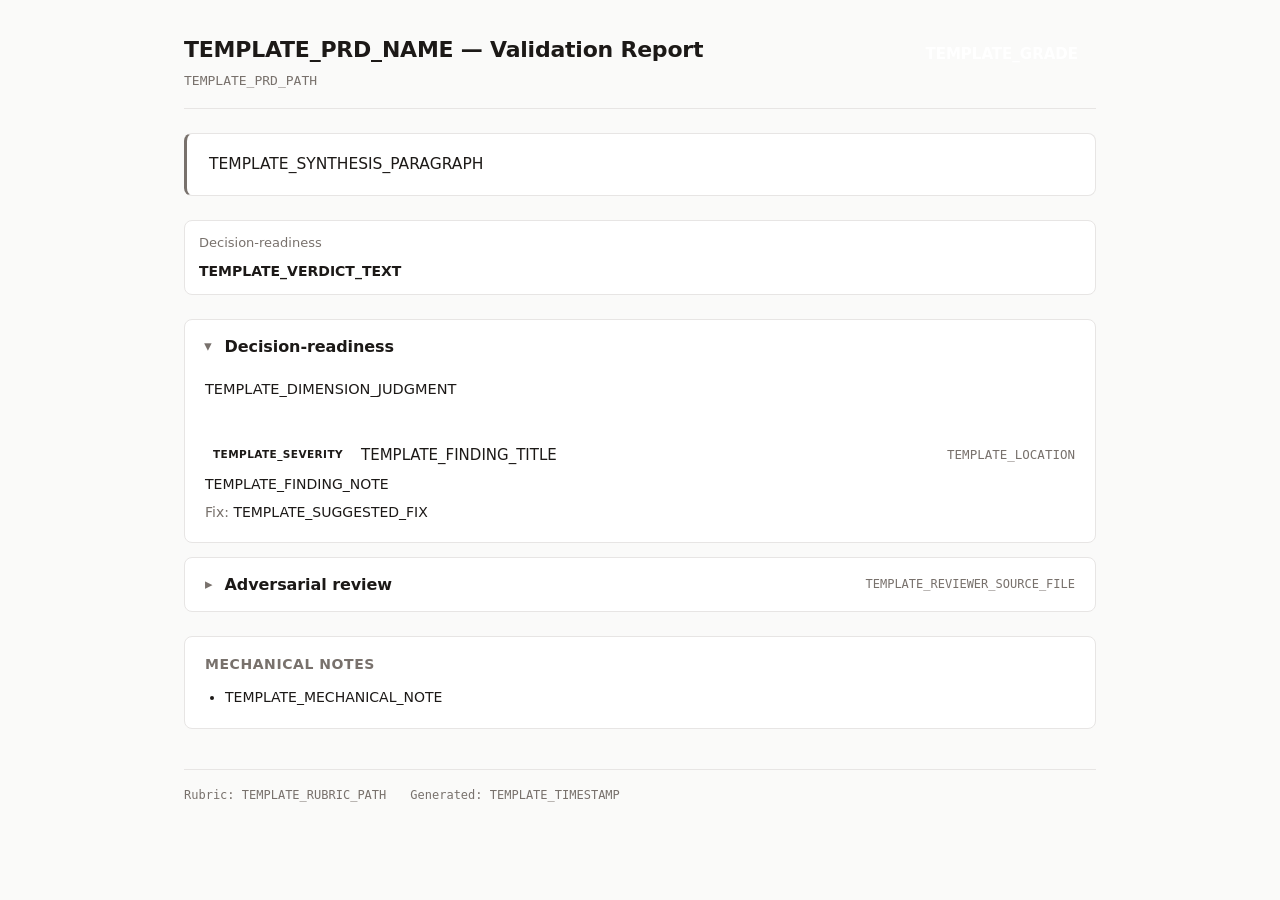
<file: .claude/skills/bmad-prd/assets/validation-report-template.html>
<!DOCTYPE html>
<!--
  PRD Validation Report — skeleton template.

  This file is a starter the synthesis pass fills in directly. There is no
  substitution engine. The LLM:
    1. Reads {doc_workspace}/review-rubric.md and every review-{slug}.md from
       additional reviewers.
    2. Copies this skeleton.
    3. Replaces the placeholder content (everything between TEMPLATE markers)
       with the consolidated review, preserving the structure and CSS.
    4. Writes the result to {doc_workspace}/validation-report.html.
    5. Writes a markdown twin to {doc_workspace}/validation-report.md.

  Visual rules the LLM must preserve:
    - The container width, the color tokens, the typography.
    - One dimension = one collapsible <section class="dimension">.
    - Verdict pill uses the verdict-* class matching its judgment.
    - Severity badge uses the sev-* class matching its level.
    - Each extra reviewer (adversarial, etc.) gets its own collapsible section
      below the rubric dimensions.
    - The footer always shows the artifact paths and timestamp.
-->
<html lang="en">
<head>
<meta charset="utf-8">
<title>PRD Validation: TEMPLATE_PRD_NAME</title>
<style>
  :root {
    --bg: #fafaf9;
    --surface: #ffffff;
    --border: #e7e5e4;
    --text: #1c1917;
    --muted: #78716c;

    --verdict-strong: #16a34a;
    --verdict-adequate: #65a30d;
    --verdict-thin: #d97706;
    --verdict-broken: #dc2626;

    --sev-low: #64748b;
    --sev-medium: #ca8a04;
    --sev-high: #ea580c;
    --sev-critical: #dc2626;

    --grade-exc: #16a34a;
    --grade-good: #65a30d;
    --grade-fair: #d97706;
    --grade-poor: #dc2626;
  }
  * { box-sizing: border-box; }
  html, body { margin: 0; padding: 0; }
  body {
    font-family: -apple-system, BlinkMacSystemFont, "Segoe UI", Inter, system-ui, sans-serif;
    background: var(--bg);
    color: var(--text);
    line-height: 1.6;
    font-size: 15px;
  }
  .container { max-width: 960px; margin: 0 auto; padding: 32px 24px 64px; }

  header.report-header {
    display: flex;
    align-items: flex-start;
    justify-content: space-between;
    gap: 24px;
    padding-bottom: 16px;
    border-bottom: 1px solid var(--border);
    margin-bottom: 24px;
  }
  .title h1 { margin: 0; font-size: 22px; font-weight: 600; letter-spacing: -0.01em; }
  .title .subtitle { color: var(--muted); font-size: 13px; margin-top: 4px; font-family: ui-monospace, "SF Mono", Menlo, monospace; }
  .grade {
    padding: 10px 18px;
    border-radius: 8px;
    font-weight: 600;
    color: white;
    font-size: 15px;
    white-space: nowrap;
  }
  .grade-excellent { background: var(--grade-exc); }
  .grade-good { background: var(--grade-good); }
  .grade-fair { background: var(--grade-fair); }
  .grade-poor { background: var(--grade-poor); }

  .synthesis {
    background: var(--surface);
    border: 1px solid var(--border);
    border-left: 3px solid var(--muted);
    border-radius: 8px;
    padding: 18px 22px;
    margin-bottom: 24px;
    font-size: 15.5px;
  }
  .synthesis p { margin: 0 0 10px; }
  .synthesis p:last-child { margin-bottom: 0; }

  .dimension-summary {
    display: grid;
    grid-template-columns: repeat(auto-fit, minmax(180px, 1fr));
    gap: 10px;
    margin-bottom: 24px;
  }
  .dim-card {
    background: var(--surface);
    border: 1px solid var(--border);
    border-radius: 8px;
    padding: 12px 14px;
  }
  .dim-card .dim-name { font-size: 13px; color: var(--muted); margin-bottom: 6px; }
  .dim-card .dim-verdict { font-size: 14px; font-weight: 600; }

  section.dimension, section.reviewer-section { margin-bottom: 14px; }
  section.dimension details, section.reviewer-section details {
    background: var(--surface);
    border: 1px solid var(--border);
    border-radius: 8px;
    overflow: hidden;
  }
  section summary {
    padding: 14px 20px;
    cursor: pointer;
    user-select: none;
    list-style: none;
    display: flex;
    align-items: center;
    gap: 12px;
  }
  section summary::-webkit-details-marker { display: none; }
  section summary::before {
    content: "▸";
    display: inline-block;
    color: var(--muted);
    transition: transform 0.15s ease;
  }
  section details[open] summary::before { transform: rotate(90deg); }
  section summary h2 {
    display: inline;
    margin: 0;
    font-size: 16px;
    font-weight: 600;
    letter-spacing: -0.005em;
    flex: 1;
  }
  .verdict-pill {
    font-size: 11px;
    padding: 3px 10px;
    border-radius: 999px;
    font-weight: 600;
    text-transform: uppercase;
    letter-spacing: 0.04em;
    color: white;
  }
  .verdict-strong { background: var(--verdict-strong); }
  .verdict-adequate { background: var(--verdict-adequate); }
  .verdict-thin { background: var(--verdict-thin); }
  .verdict-broken { background: var(--verdict-broken); }

  .dim-body { padding: 4px 20px 18px; }
  .dim-judgment { color: var(--text); font-size: 14.5px; }
  .dim-judgment p { margin: 0 0 10px; }

  .findings-list { padding: 0 20px 4px; }
  article.finding {
    padding: 14px 0;
    border-top: 1px solid var(--border);
  }
  article.finding:first-child { border-top: none; }
  article.finding header {
    display: flex;
    align-items: center;
    gap: 10px;
    flex-wrap: wrap;
    margin-bottom: 6px;
  }
  .badge {
    font-size: 10.5px;
    padding: 3px 8px;
    border-radius: 4px;
    font-weight: 600;
    text-transform: uppercase;
    letter-spacing: 0.04em;
    line-height: 1.4;
  }
  .badge-sev-low { background: rgba(100, 116, 139, 0.12); color: var(--sev-low); }
  .badge-sev-medium { background: rgba(202, 138, 4, 0.14); color: var(--sev-medium); }
  .badge-sev-high { background: rgba(234, 88, 12, 0.14); color: var(--sev-high); }
  .badge-sev-critical { background: rgba(220, 38, 38, 0.14); color: var(--sev-critical); }
  .finding-title { margin: 0; font-size: 15px; font-weight: 500; flex: 1; min-width: 200px; }
  .finding-location { font-family: ui-monospace, "SF Mono", Menlo, monospace; font-size: 12.5px; color: var(--muted); }
  .finding-note, .finding-fix { margin-top: 6px; font-size: 14px; }
  .finding-fix strong { color: var(--muted); font-weight: 500; }

  .reviewer-source {
    font-size: 12px;
    color: var(--muted);
    font-family: ui-monospace, "SF Mono", Menlo, monospace;
  }

  .mechanical {
    background: var(--surface);
    border: 1px solid var(--border);
    border-radius: 8px;
    padding: 16px 20px;
    margin-top: 24px;
    font-size: 14px;
  }
  .mechanical h3 { margin: 0 0 10px; font-size: 14px; font-weight: 600; color: var(--muted); text-transform: uppercase; letter-spacing: 0.04em; }
  .mechanical ul { margin: 0; padding-left: 20px; }
  .mechanical li { margin-bottom: 4px; color: var(--text); }

  footer.report-footer {
    margin-top: 40px;
    padding-top: 16px;
    border-top: 1px solid var(--border);
    font-size: 12px;
    color: var(--muted);
    font-family: ui-monospace, "SF Mono", Menlo, monospace;
  }
  footer .meta { display: flex; gap: 24px; flex-wrap: wrap; }
</style>
</head>
<body>
  <div class="container">

    <!-- TEMPLATE: header. Fill prd name, prd path, grade text & class. -->
    <header class="report-header">
      <div class="title">
        <h1>TEMPLATE_PRD_NAME — Validation Report</h1>
        <div class="subtitle">TEMPLATE_PRD_PATH</div>
      </div>
      <div class="grade TEMPLATE_GRADE_CLASS">TEMPLATE_GRADE</div>
    </header>

    <!-- TEMPLATE: overall synthesis paragraphs. Lift directly from
         review-rubric.md "Overall verdict" section; expand if extra reviewers
         materially shift the picture. Wrap each paragraph in <p>. -->
    <div class="synthesis">
      <p>TEMPLATE_SYNTHESIS_PARAGRAPH</p>
    </div>

    <!-- TEMPLATE: dimension summary cards. One per rubric dimension. The
         dim-verdict text uses one of: strong | adequate | thin | broken. -->
    <div class="dimension-summary">
      <div class="dim-card">
        <div class="dim-name">Decision-readiness</div>
        <div class="dim-verdict" style="color: var(--verdict-TEMPLATE_VERDICT)">TEMPLATE_VERDICT_TEXT</div>
      </div>
      <!-- repeat for each of the seven dimensions -->
    </div>

    <!-- TEMPLATE: one section per rubric dimension. Skip a dimension entirely
         if the rubric review marked it n/a for this PRD (e.g. downstream
         usability for a standalone PRD). Open the section by default if
         verdict is thin or broken. -->
    <section class="dimension">
      <details open>
        <summary>
          <h2>Decision-readiness</h2>
          <span class="verdict-pill verdict-TEMPLATE_VERDICT">TEMPLATE_VERDICT_TEXT</span>
        </summary>
        <div class="dim-body">
          <div class="dim-judgment">
            <p>TEMPLATE_DIMENSION_JUDGMENT</p>
          </div>
        </div>
        <div class="findings-list">
          <!-- TEMPLATE: zero or more findings -->
          <article class="finding">
            <header>
              <span class="badge badge-sev-TEMPLATE_SEVERITY">TEMPLATE_SEVERITY</span>
              <h3 class="finding-title">TEMPLATE_FINDING_TITLE</h3>
              <span class="finding-location">TEMPLATE_LOCATION</span>
            </header>
            <div class="finding-note">TEMPLATE_FINDING_NOTE</div>
            <div class="finding-fix"><strong>Fix:</strong> TEMPLATE_SUGGESTED_FIX</div>
          </article>
        </div>
      </details>
    </section>

    <!-- TEMPLATE: one section per extra reviewer that ran (adversarial, etc.).
         Skip this block entirely if only the rubric walker ran. -->
    <section class="reviewer-section">
      <details>
        <summary>
          <h2>Adversarial review</h2>
          <span class="reviewer-source">TEMPLATE_REVIEWER_SOURCE_FILE</span>
        </summary>
        <div class="dim-body">
          <div class="dim-judgment">
            <p>TEMPLATE_REVIEWER_PREAMBLE</p>
          </div>
        </div>
        <div class="findings-list">
          <article class="finding">
            <header>
              <span class="badge badge-sev-TEMPLATE_SEVERITY">TEMPLATE_SEVERITY</span>
              <h3 class="finding-title">TEMPLATE_FINDING_TITLE</h3>
              <span class="finding-location">TEMPLATE_LOCATION</span>
            </header>
            <div class="finding-note">TEMPLATE_FINDING_NOTE</div>
            <div class="finding-fix"><strong>Fix:</strong> TEMPLATE_SUGGESTED_FIX</div>
          </article>
        </div>
      </details>
    </section>

    <!-- TEMPLATE: mechanical notes — short, bulleted. Skip if there are none. -->
    <div class="mechanical">
      <h3>Mechanical notes</h3>
      <ul>
        <li>TEMPLATE_MECHANICAL_NOTE</li>
      </ul>
    </div>

    <footer class="report-footer">
      <div class="meta">
        <span>Rubric: TEMPLATE_RUBRIC_PATH</span>
        <span>Generated: TEMPLATE_TIMESTAMP</span>
      </div>
    </footer>
  </div>
</body>
</html>
</file>
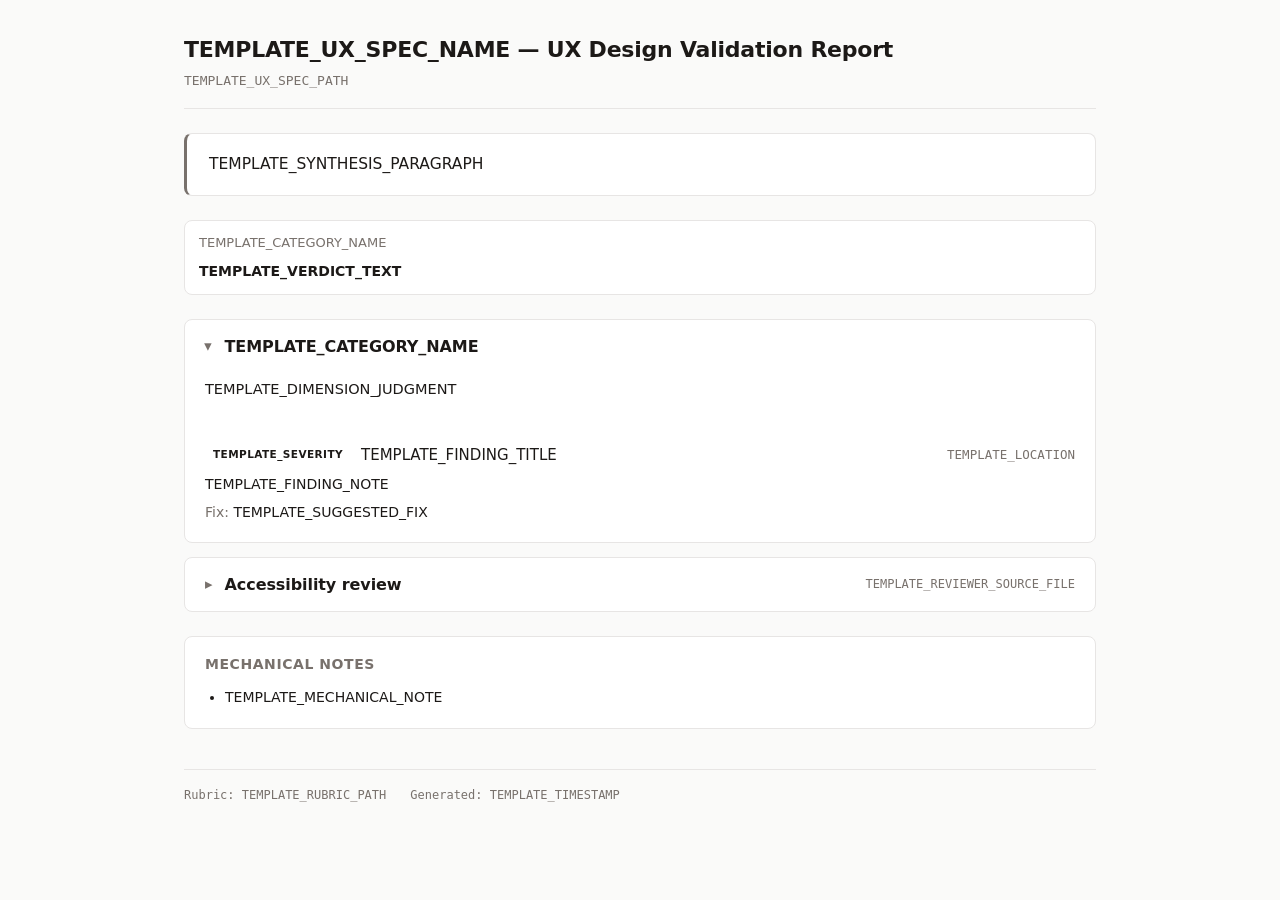
<file: .claude/skills/bmad-ux/assets/validation-report-template.html>
<!DOCTYPE html>
<!--
  UX Design Validation Report — skeleton template.

  This file is a starter the synthesis pass fills in directly. There is no
  substitution engine. The LLM:
    1. Reads {doc_workspace}/review-rubric.md and every review-{slug}.md from
       additional reviewers.
    2. Copies this skeleton.
    3. Replaces the placeholder content (everything between TEMPLATE markers)
       with the consolidated review, preserving the structure and CSS.
    4. Writes the result to {doc_workspace}/validation-report.html.
    5. Writes a markdown twin to {doc_workspace}/validation-report.md.

  Visual rules the LLM must preserve:
    - The container width, the color tokens, the typography.
    - One dimension = one collapsible <section class="dimension">.
    - Verdict pill uses the verdict-* class matching its judgment.
    - Severity badge uses the badge-sev-* class matching its level.
    - Each extra reviewer (accessibility, adversarial, etc.) gets its own
      collapsible section below the rubric dimensions.
    - The footer always shows the artifact paths and timestamp.
-->
<html lang="en">
<head>
<meta charset="utf-8">
<title>UX Design Validation: TEMPLATE_UX_SPEC_NAME</title>
<style>
  :root {
    --bg: #fafaf9;
    --surface: #ffffff;
    --border: #e7e5e4;
    --text: #1c1917;
    --muted: #78716c;

    --verdict-strong: #16a34a;
    --verdict-adequate: #65a30d;
    --verdict-thin: #d97706;
    --verdict-broken: #dc2626;

    --sev-low: #64748b;
    --sev-medium: #ca8a04;
    --sev-high: #ea580c;
    --sev-critical: #dc2626;
  }
  * { box-sizing: border-box; }
  html, body { margin: 0; padding: 0; }
  body {
    font-family: -apple-system, BlinkMacSystemFont, "Segoe UI", Inter, system-ui, sans-serif;
    background: var(--bg);
    color: var(--text);
    line-height: 1.6;
    font-size: 15px;
  }
  .container { max-width: 960px; margin: 0 auto; padding: 32px 24px 64px; }

  header.report-header {
    display: flex;
    align-items: flex-start;
    justify-content: space-between;
    gap: 24px;
    padding-bottom: 16px;
    border-bottom: 1px solid var(--border);
    margin-bottom: 24px;
  }
  .title h1 { margin: 0; font-size: 22px; font-weight: 600; letter-spacing: -0.01em; }
  .title .subtitle { color: var(--muted); font-size: 13px; margin-top: 4px; font-family: ui-monospace, "SF Mono", Menlo, monospace; }

  .synthesis {
    background: var(--surface);
    border: 1px solid var(--border);
    border-left: 3px solid var(--muted);
    border-radius: 8px;
    padding: 18px 22px;
    margin-bottom: 24px;
    font-size: 15.5px;
  }
  .synthesis p { margin: 0 0 10px; }
  .synthesis p:last-child { margin-bottom: 0; }

  .dimension-summary {
    display: grid;
    grid-template-columns: repeat(auto-fit, minmax(180px, 1fr));
    gap: 10px;
    margin-bottom: 24px;
  }
  .dim-card {
    background: var(--surface);
    border: 1px solid var(--border);
    border-radius: 8px;
    padding: 12px 14px;
  }
  .dim-card .dim-name { font-size: 13px; color: var(--muted); margin-bottom: 6px; }
  .dim-card .dim-verdict { font-size: 14px; font-weight: 600; }

  section.dimension, section.reviewer-section { margin-bottom: 14px; }
  section.dimension details, section.reviewer-section details {
    background: var(--surface);
    border: 1px solid var(--border);
    border-radius: 8px;
    overflow: hidden;
  }
  section summary {
    padding: 14px 20px;
    cursor: pointer;
    user-select: none;
    list-style: none;
    display: flex;
    align-items: center;
    gap: 12px;
  }
  section summary::-webkit-details-marker { display: none; }
  section summary::before {
    content: "▸";
    display: inline-block;
    color: var(--muted);
    transition: transform 0.15s ease;
  }
  section details[open] summary::before { transform: rotate(90deg); }
  section summary h2 {
    display: inline;
    margin: 0;
    font-size: 16px;
    font-weight: 600;
    letter-spacing: -0.005em;
    flex: 1;
  }
  .verdict-pill {
    font-size: 11px;
    padding: 3px 10px;
    border-radius: 999px;
    font-weight: 600;
    text-transform: uppercase;
    letter-spacing: 0.04em;
    color: white;
  }
  .verdict-strong { background: var(--verdict-strong); }
  .verdict-adequate { background: var(--verdict-adequate); }
  .verdict-thin { background: var(--verdict-thin); }
  .verdict-broken { background: var(--verdict-broken); }

  .dim-body { padding: 4px 20px 18px; }
  .dim-judgment { color: var(--text); font-size: 14.5px; }
  .dim-judgment p { margin: 0 0 10px; }

  .findings-list { padding: 0 20px 4px; }
  article.finding {
    padding: 14px 0;
    border-top: 1px solid var(--border);
  }
  article.finding:first-child { border-top: none; }
  article.finding header {
    display: flex;
    align-items: center;
    gap: 10px;
    flex-wrap: wrap;
    margin-bottom: 6px;
  }
  .badge {
    font-size: 10.5px;
    padding: 3px 8px;
    border-radius: 4px;
    font-weight: 600;
    text-transform: uppercase;
    letter-spacing: 0.04em;
    line-height: 1.4;
  }
  .badge-sev-low { background: rgba(100, 116, 139, 0.12); color: var(--sev-low); }
  .badge-sev-medium { background: rgba(202, 138, 4, 0.14); color: var(--sev-medium); }
  .badge-sev-high { background: rgba(234, 88, 12, 0.14); color: var(--sev-high); }
  .badge-sev-critical { background: rgba(220, 38, 38, 0.14); color: var(--sev-critical); }
  .finding-title { margin: 0; font-size: 15px; font-weight: 500; flex: 1; min-width: 200px; }
  .finding-location { font-family: ui-monospace, "SF Mono", Menlo, monospace; font-size: 12.5px; color: var(--muted); }
  .finding-note, .finding-fix { margin-top: 6px; font-size: 14px; }
  .finding-fix strong { color: var(--muted); font-weight: 500; }

  .reviewer-source {
    font-size: 12px;
    color: var(--muted);
    font-family: ui-monospace, "SF Mono", Menlo, monospace;
  }

  .mechanical {
    background: var(--surface);
    border: 1px solid var(--border);
    border-radius: 8px;
    padding: 16px 20px;
    margin-top: 24px;
    font-size: 14px;
  }
  .mechanical h3 { margin: 0 0 10px; font-size: 14px; font-weight: 600; color: var(--muted); text-transform: uppercase; letter-spacing: 0.04em; }
  .mechanical ul { margin: 0; padding-left: 20px; }
  .mechanical li { margin-bottom: 4px; color: var(--text); }

  footer.report-footer {
    margin-top: 40px;
    padding-top: 16px;
    border-top: 1px solid var(--border);
    font-size: 12px;
    color: var(--muted);
    font-family: ui-monospace, "SF Mono", Menlo, monospace;
  }
  footer .meta { display: flex; gap: 24px; flex-wrap: wrap; }
</style>
</head>
<body>
  <div class="container">

    <!-- TEMPLATE: header. Fill ux spec name and ux spec path. No overall grade —
         per-category verdicts and severity counts below carry the picture. -->
    <header class="report-header">
      <div class="title">
        <h1>TEMPLATE_UX_SPEC_NAME — UX Design Validation Report</h1>
        <div class="subtitle">TEMPLATE_UX_SPEC_PATH</div>
      </div>
    </header>

    <!-- TEMPLATE: overall synthesis paragraphs. Lift directly from
         review-rubric.md "Overall verdict" section; expand if extra reviewers
         (accessibility, adversarial, etc.) materially shift the picture.
         Wrap each paragraph in <p>. -->
    <div class="synthesis">
      <p>TEMPLATE_SYNTHESIS_PARAGRAPH</p>
    </div>

    <!-- TEMPLATE: dimension summary cards. One per rubric category, in this
         canonical order (from references/validate.md):
           1. Flow coverage
           2. Token completeness
           3. Component coverage
           4. State coverage
           5. Visual reference coverage
           6. Bloat & overspecification
           7. Inheritance discipline
           8. Shape fit
         The dim-verdict text uses one of: strong | adequate | thin | broken. -->
    <div class="dimension-summary">
      <div class="dim-card">
        <div class="dim-name">TEMPLATE_CATEGORY_NAME</div>
        <div class="dim-verdict" style="color: var(--verdict-TEMPLATE_VERDICT)">TEMPLATE_VERDICT_TEXT</div>
      </div>
      <!-- repeat for each of the eight rubric categories -->
    </div>

    <!-- TEMPLATE: one section per rubric category, same canonical order as the
         summary cards above. Skip a category entirely if the rubric review
         marked it n/a for this UX spec. Open the section by default if verdict
         is thin or broken. -->
    <section class="dimension">
      <details open>
        <summary>
          <h2>TEMPLATE_CATEGORY_NAME</h2>
          <span class="verdict-pill verdict-TEMPLATE_VERDICT">TEMPLATE_VERDICT_TEXT</span>
        </summary>
        <div class="dim-body">
          <div class="dim-judgment">
            <p>TEMPLATE_DIMENSION_JUDGMENT</p>
          </div>
        </div>
        <div class="findings-list">
          <!-- TEMPLATE: zero or more findings -->
          <article class="finding">
            <header>
              <span class="badge badge-sev-TEMPLATE_SEVERITY">TEMPLATE_SEVERITY</span>
              <h3 class="finding-title">TEMPLATE_FINDING_TITLE</h3>
              <span class="finding-location">TEMPLATE_LOCATION</span>
            </header>
            <div class="finding-note">TEMPLATE_FINDING_NOTE</div>
            <div class="finding-fix"><strong>Fix:</strong> TEMPLATE_SUGGESTED_FIX</div>
          </article>
        </div>
      </details>
    </section>

    <!-- TEMPLATE: one section per extra reviewer that ran (accessibility,
         adversarial, brand-conformance, etc.). Skip this block entirely if
         only the rubric walker ran. -->
    <section class="reviewer-section">
      <details>
        <summary>
          <h2>Accessibility review</h2>
          <span class="reviewer-source">TEMPLATE_REVIEWER_SOURCE_FILE</span>
        </summary>
        <div class="dim-body">
          <div class="dim-judgment">
            <p>TEMPLATE_REVIEWER_PREAMBLE</p>
          </div>
        </div>
        <div class="findings-list">
          <article class="finding">
            <header>
              <span class="badge badge-sev-TEMPLATE_SEVERITY">TEMPLATE_SEVERITY</span>
              <h3 class="finding-title">TEMPLATE_FINDING_TITLE</h3>
              <span class="finding-location">TEMPLATE_LOCATION</span>
            </header>
            <div class="finding-note">TEMPLATE_FINDING_NOTE</div>
            <div class="finding-fix"><strong>Fix:</strong> TEMPLATE_SUGGESTED_FIX</div>
          </article>
        </div>
      </details>
    </section>

    <!-- TEMPLATE: mechanical notes — short, bulleted. Skip if there are none. -->
    <div class="mechanical">
      <h3>Mechanical notes</h3>
      <ul>
        <li>TEMPLATE_MECHANICAL_NOTE</li>
      </ul>
    </div>

    <footer class="report-footer">
      <div class="meta">
        <span>Rubric: TEMPLATE_RUBRIC_PATH</span>
        <span>Generated: TEMPLATE_TIMESTAMP</span>
      </div>
    </footer>
  </div>
</body>
</html>
</file>
<file: ideations/2 Widget preview (gallery)/styles.css>
/* ═══════════════════════════════════════════════════════════════════════
 ANTZ HOME · STYLES
 1. Tokens   Style 1 colours, type, radii and shadows as custom properties.
             Change a colour here and every component follows.
             Light is Style 1 as published; dark is derived. Dark mode follows
             the OS, or force it with <html data-theme="dark"> / "light".
 2. Base
 3. Components (sidebar, header, dashboard, widgets, overlays, apps)
 4. Responsive (tablet ≤ 1239px, phone ≤ 640px)
 ═══════════════════════════════════════════════════════════════════════ */

/* ================= 1. TOKENS ================= */
/* Theme: no attribute = follow the OS; data-theme="light" / "dark" on <html> forces one (set by the header toggle) */
:root { color-scheme: light dark; }
:root[data-theme="light"] { color-scheme: light; }
:root[data-theme="dark"] { color-scheme: dark; }

:root {
  /* Style 1 brand values (module tile colours live in config.js) */
  --s1-navy: #1F415B;
  --s1-teal-dark: #00ABAB;
  --s1-mint: #AFEFEB;
  --s1-white: #FFFFFF;
  --s1-r-card: 16px;
  --s1-r-field: 12px;
  --s1-r-sheet: 28px;
  --font: 'Inter', -apple-system, BlinkMacSystemFont, 'Segoe UI', Roboto, Helvetica, Arial, sans-serif;
  --font-num: 'DM Sans', var(--font);
  --md-sys-color-primary: #1E7A44;
  --md-sys-color-on-primary: #FFFFFF;
  --md-sys-color-primary-container: #D3FBE0;
  --md-sys-color-on-primary-container: #0B4F27;
  --md-sys-color-secondary: #00797A;
  --md-sys-color-on-secondary: #FFFFFF;
  --md-sys-color-secondary-container: #1F415B;
  --md-sys-color-on-secondary-container: #FFFFFF;
  --md-sys-color-tertiary: #B23A1C;
  --md-sys-color-on-tertiary: #FFFFFF;
  --md-sys-color-tertiary-container: #FFBDA8;
  --md-sys-color-on-tertiary-container: #5A1A06;
  --md-sys-color-error: #BA1A1A;
  --md-sys-color-on-error: #FFFFFF;
  --md-sys-color-error-container: #FFD3D3;
  --md-sys-color-on-error-container: #6B0F0F;
  --md-sys-color-background: #F2FBF8;
  --md-sys-color-on-background: #1F415B;
  --md-sys-color-surface: #F2FBF8;
  --md-sys-color-on-surface: #1F415B;
  --md-sys-color-surface-variant: #E3EFEA;
  --md-sys-color-on-surface-variant: #44544A;
  --md-sys-color-outline: #6E7A78;
  --md-sys-color-outline-variant: #DAE7DF;
  --md-sys-color-surface-container-lowest: #FFFFFF;
  --md-sys-color-surface-container-low: #FFFFFF;
  --md-sys-color-surface-container: #EEF8F5;
  --md-sys-color-surface-container-high: #E6F3EF;
  --md-sys-color-surface-container-highest: #DCEDE7;
  --md-sys-color-inverse-surface: #1F415B;
  --md-sys-color-inverse-on-surface: #FFFFFF;
  --md-sys-color-inverse-primary: #9BE7B7;
  --md-sys-color-shadow: #1F415B;
  --md-sys-color-scrim: #000000;
  --s1-page-bg: linear-gradient(180deg, rgb(175 239 235 / .5) 0%, rgb(175 239 235 / .275) 32.386%, rgb(242 255 248 / .5) 68.662%), var(--s1-white);
  --s1-header-bg: rgb(255 255 255 / .72);
  --s1-shadow-card: 0 1px 3px rgb(31 65 91 / .06), 0 8px 24px -10px rgb(31 65 91 / .14);
  --s1-shadow-lift: 0 4px 10px rgb(31 65 91 / .10), 0 26px 56px -18px rgb(31 65 91 / .32);
  --s1-icon-shadow: 0 8px 20px -12px rgb(31 65 91 / .45);
  --md-sys-color-primary-rgb: 30 122 68;
  --md-sys-color-on-primary-rgb: 255 255 255;
  --md-sys-color-primary-container-rgb: 211 251 224;
  --md-sys-color-on-primary-container-rgb: 11 79 39;
  --md-sys-color-secondary-rgb: 0 121 122;
  --md-sys-color-on-secondary-rgb: 255 255 255;
  --md-sys-color-secondary-container-rgb: 31 65 91;
  --md-sys-color-on-secondary-container-rgb: 255 255 255;
  --md-sys-color-tertiary-rgb: 178 58 28;
  --md-sys-color-on-tertiary-rgb: 255 255 255;
  --md-sys-color-tertiary-container-rgb: 255 189 168;
  --md-sys-color-on-tertiary-container-rgb: 90 26 6;
  --md-sys-color-error-rgb: 186 26 26;
  --md-sys-color-on-error-rgb: 255 255 255;
  --md-sys-color-error-container-rgb: 255 211 211;
  --md-sys-color-on-error-container-rgb: 107 15 15;
  --md-sys-color-background-rgb: 242 251 248;
  --md-sys-color-on-background-rgb: 31 65 91;
  --md-sys-color-surface-rgb: 242 251 248;
  --md-sys-color-on-surface-rgb: 31 65 91;
  --md-sys-color-surface-variant-rgb: 227 239 234;
  --md-sys-color-on-surface-variant-rgb: 68 84 74;
  --md-sys-color-outline-rgb: 110 122 120;
  --md-sys-color-outline-variant-rgb: 218 231 223;
  --md-sys-color-surface-container-lowest-rgb: 255 255 255;
  --md-sys-color-surface-container-low-rgb: 255 255 255;
  --md-sys-color-surface-container-rgb: 238 248 245;
  --md-sys-color-surface-container-high-rgb: 230 243 239;
  --md-sys-color-surface-container-highest-rgb: 220 237 231;
  --md-sys-color-inverse-surface-rgb: 31 65 91;
  --md-sys-color-inverse-on-surface-rgb: 255 255 255;
  --md-sys-color-inverse-primary-rgb: 155 231 183;
  --md-sys-color-shadow-rgb: 31 65 91;
  --md-sys-color-scrim-rgb: 0 0 0;
}
/* Dark (derived) — forced with data-theme="dark", or follows the OS unless data-theme="light" */
:root[data-theme="dark"] {
  --md-sys-color-primary: #7FDBA0;
  --md-sys-color-on-primary: #00391B;
  --md-sys-color-primary-container: #155A33;
  --md-sys-color-on-primary-container: #C9F7DA;
  --md-sys-color-secondary: #5FD3D3;
  --md-sys-color-on-secondary: #00302F;
  --md-sys-color-secondary-container: #AFEFEB;
  --md-sys-color-on-secondary-container: #1F415B;
  --md-sys-color-tertiary: #FFB59E;
  --md-sys-color-on-tertiary: #5A1A06;
  --md-sys-color-tertiary-container: #7A2E17;
  --md-sys-color-on-tertiary-container: #FFDBD0;
  --md-sys-color-error: #FFB4AB;
  --md-sys-color-on-error: #690005;
  --md-sys-color-error-container: #93000A;
  --md-sys-color-on-error-container: #FFDAD6;
  --md-sys-color-background: #0D1A20;
  --md-sys-color-on-background: #E3F1F4;
  --md-sys-color-surface: #0D1A20;
  --md-sys-color-on-surface: #E3F1F4;
  --md-sys-color-surface-variant: #24363F;
  --md-sys-color-on-surface-variant: #B8C9C4;
  --md-sys-color-outline: #869894;
  --md-sys-color-outline-variant: #2B4049;
  --md-sys-color-surface-container-lowest: #13232B;
  --md-sys-color-surface-container-low: #13232B;
  --md-sys-color-surface-container: #172A33;
  --md-sys-color-surface-container-high: #1D323C;
  --md-sys-color-surface-container-highest: #253C47;
  --md-sys-color-inverse-surface: #E3F1F4;
  --md-sys-color-inverse-on-surface: #1F415B;
  --md-sys-color-inverse-primary: #1E7A44;
  --md-sys-color-shadow: #000000;
  --md-sys-color-scrim: #000000;
  --s1-page-bg: linear-gradient(180deg, rgb(0 171 171 / .16) 0%, rgb(0 171 171 / .06) 32%, rgb(55 189 105 / .07) 69%), #0D1A20;
  --s1-header-bg: rgb(13 26 32 / .72);
  --s1-shadow-card: 0 1px 3px rgb(0 0 0 / .3), 0 8px 24px -10px rgb(0 0 0 / .5);
  --s1-shadow-lift: 0 4px 10px rgb(0 0 0 / .35), 0 26px 56px -18px rgb(0 0 0 / .6);
  --s1-icon-shadow: 0 8px 20px -12px rgb(0 0 0 / .7);
  --md-sys-color-primary-rgb: 127 219 160;
  --md-sys-color-on-primary-rgb: 0 57 27;
  --md-sys-color-primary-container-rgb: 21 90 51;
  --md-sys-color-on-primary-container-rgb: 201 247 218;
  --md-sys-color-secondary-rgb: 95 211 211;
  --md-sys-color-on-secondary-rgb: 0 48 47;
  --md-sys-color-secondary-container-rgb: 175 239 235;
  --md-sys-color-on-secondary-container-rgb: 31 65 91;
  --md-sys-color-tertiary-rgb: 255 181 158;
  --md-sys-color-on-tertiary-rgb: 90 26 6;
  --md-sys-color-tertiary-container-rgb: 122 46 23;
  --md-sys-color-on-tertiary-container-rgb: 255 219 208;
  --md-sys-color-error-rgb: 255 180 171;
  --md-sys-color-on-error-rgb: 105 0 5;
  --md-sys-color-error-container-rgb: 147 0 10;
  --md-sys-color-on-error-container-rgb: 255 218 214;
  --md-sys-color-background-rgb: 13 26 32;
  --md-sys-color-on-background-rgb: 227 241 244;
  --md-sys-color-surface-rgb: 13 26 32;
  --md-sys-color-on-surface-rgb: 227 241 244;
  --md-sys-color-surface-variant-rgb: 36 54 63;
  --md-sys-color-on-surface-variant-rgb: 184 201 196;
  --md-sys-color-outline-rgb: 134 152 148;
  --md-sys-color-outline-variant-rgb: 43 64 73;
  --md-sys-color-surface-container-lowest-rgb: 19 35 43;
  --md-sys-color-surface-container-low-rgb: 19 35 43;
  --md-sys-color-surface-container-rgb: 23 42 51;
  --md-sys-color-surface-container-high-rgb: 29 50 60;
  --md-sys-color-surface-container-highest-rgb: 37 60 71;
  --md-sys-color-inverse-surface-rgb: 227 241 244;
  --md-sys-color-inverse-on-surface-rgb: 31 65 91;
  --md-sys-color-inverse-primary-rgb: 30 122 68;
  --md-sys-color-shadow-rgb: 0 0 0;
  --md-sys-color-scrim-rgb: 0 0 0;
}
@media (prefers-color-scheme: dark) {
:root:not([data-theme="light"]) {
  --md-sys-color-primary: #7FDBA0;
  --md-sys-color-on-primary: #00391B;
  --md-sys-color-primary-container: #155A33;
  --md-sys-color-on-primary-container: #C9F7DA;
  --md-sys-color-secondary: #5FD3D3;
  --md-sys-color-on-secondary: #00302F;
  --md-sys-color-secondary-container: #AFEFEB;
  --md-sys-color-on-secondary-container: #1F415B;
  --md-sys-color-tertiary: #FFB59E;
  --md-sys-color-on-tertiary: #5A1A06;
  --md-sys-color-tertiary-container: #7A2E17;
  --md-sys-color-on-tertiary-container: #FFDBD0;
  --md-sys-color-error: #FFB4AB;
  --md-sys-color-on-error: #690005;
  --md-sys-color-error-container: #93000A;
  --md-sys-color-on-error-container: #FFDAD6;
  --md-sys-color-background: #0D1A20;
  --md-sys-color-on-background: #E3F1F4;
  --md-sys-color-surface: #0D1A20;
  --md-sys-color-on-surface: #E3F1F4;
  --md-sys-color-surface-variant: #24363F;
  --md-sys-color-on-surface-variant: #B8C9C4;
  --md-sys-color-outline: #869894;
  --md-sys-color-outline-variant: #2B4049;
  --md-sys-color-surface-container-lowest: #13232B;
  --md-sys-color-surface-container-low: #13232B;
  --md-sys-color-surface-container: #172A33;
  --md-sys-color-surface-container-high: #1D323C;
  --md-sys-color-surface-container-highest: #253C47;
  --md-sys-color-inverse-surface: #E3F1F4;
  --md-sys-color-inverse-on-surface: #1F415B;
  --md-sys-color-inverse-primary: #1E7A44;
  --md-sys-color-shadow: #000000;
  --md-sys-color-scrim: #000000;
  --s1-page-bg: linear-gradient(180deg, rgb(0 171 171 / .16) 0%, rgb(0 171 171 / .06) 32%, rgb(55 189 105 / .07) 69%), #0D1A20;
  --s1-header-bg: rgb(13 26 32 / .72);
  --s1-shadow-card: 0 1px 3px rgb(0 0 0 / .3), 0 8px 24px -10px rgb(0 0 0 / .5);
  --s1-shadow-lift: 0 4px 10px rgb(0 0 0 / .35), 0 26px 56px -18px rgb(0 0 0 / .6);
  --s1-icon-shadow: 0 8px 20px -12px rgb(0 0 0 / .7);
  --md-sys-color-primary-rgb: 127 219 160;
  --md-sys-color-on-primary-rgb: 0 57 27;
  --md-sys-color-primary-container-rgb: 21 90 51;
  --md-sys-color-on-primary-container-rgb: 201 247 218;
  --md-sys-color-secondary-rgb: 95 211 211;
  --md-sys-color-on-secondary-rgb: 0 48 47;
  --md-sys-color-secondary-container-rgb: 175 239 235;
  --md-sys-color-on-secondary-container-rgb: 31 65 91;
  --md-sys-color-tertiary-rgb: 255 181 158;
  --md-sys-color-on-tertiary-rgb: 90 26 6;
  --md-sys-color-tertiary-container-rgb: 122 46 23;
  --md-sys-color-on-tertiary-container-rgb: 255 219 208;
  --md-sys-color-error-rgb: 255 180 171;
  --md-sys-color-on-error-rgb: 105 0 5;
  --md-sys-color-error-container-rgb: 147 0 10;
  --md-sys-color-on-error-container-rgb: 255 218 214;
  --md-sys-color-background-rgb: 13 26 32;
  --md-sys-color-on-background-rgb: 227 241 244;
  --md-sys-color-surface-rgb: 13 26 32;
  --md-sys-color-on-surface-rgb: 227 241 244;
  --md-sys-color-surface-variant-rgb: 36 54 63;
  --md-sys-color-on-surface-variant-rgb: 184 201 196;
  --md-sys-color-outline-rgb: 134 152 148;
  --md-sys-color-outline-variant-rgb: 43 64 73;
  --md-sys-color-surface-container-lowest-rgb: 19 35 43;
  --md-sys-color-surface-container-low-rgb: 19 35 43;
  --md-sys-color-surface-container-rgb: 23 42 51;
  --md-sys-color-surface-container-high-rgb: 29 50 60;
  --md-sys-color-surface-container-highest-rgb: 37 60 71;
  --md-sys-color-inverse-surface-rgb: 227 241 244;
  --md-sys-color-inverse-on-surface-rgb: 31 65 91;
  --md-sys-color-inverse-primary-rgb: 30 122 68;
  --md-sys-color-shadow-rgb: 0 0 0;
  --md-sys-color-scrim-rgb: 0 0 0;
}
}
/* status fills (always with black text) */
:root {
  --antz-success: #2FFF2A; --antz-on-success: #000000;
  --antz-warning: #FA6140; --antz-on-warning: #000000;
  --antz-alert: #E4B819; --antz-on-alert: #000000;
}

/* ================= 2–4. BASE, COMPONENTS, RESPONSIVE ================= */
:root {
  /* aliases onto ANTZ M3 roles */
  --paper: var(--md-sys-color-surface-container-lowest); --bg: var(--md-sys-color-surface); --g1: var(--md-sys-color-surface-container-highest); --g2: var(--md-sys-color-outline-variant); --g3: var(--md-sys-color-outline); --g4: var(--md-sys-color-on-surface-variant); --ink: var(--md-sys-color-on-surface);
  --card: var(--md-sys-color-surface-container-low); --r: 8px; --wall: var(--md-sys-color-surface);
  --hover: color-mix(in srgb, var(--md-sys-color-on-surface) 8%, transparent); --press: color-mix(in srgb, var(--md-sys-color-on-surface) 10%, transparent);
  --ic: 64px; --pad: 56px;
}
* { box-sizing: border-box; }
[hidden] { display: none !important; }
html, body { margin: 0; height: 100%; overflow: hidden; }
body { background: var(--wall); color: var(--ink); font: 14px/1.45 system-ui, -apple-system, "Segoe UI", Roboto, Helvetica, Arial, sans-serif; -webkit-font-smoothing: antialiased; }
h1, h2, h3, h4, p, ul, ol, dl, dd { margin: 0; }
ul, ol { padding: 0; list-style: none; }
button, input, select, textarea { font: inherit; color: inherit; }
button { cursor: pointer; background: none; border: 0; padding: 0; }
:focus-visible { outline: 3px solid var(--ink); outline-offset: 2px; }
.vh { position: absolute !important; width: 1px; height: 1px; overflow: hidden; clip: rect(0 0 0 0); white-space: nowrap; }
.muted { color: var(--g4); }
.ell { white-space: nowrap; overflow: hidden; text-overflow: ellipsis; min-width: 0; }
.material-symbols-outlined { font-family: 'Material Symbols Outlined'; font-weight: normal; font-style: normal; font-size: 24px; line-height: 1; letter-spacing: normal; text-transform: none; white-space: nowrap; word-wrap: normal; direction: ltr; font-feature-settings: 'liga'; -webkit-font-smoothing: antialiased; font-variation-settings: 'FILL' 0, 'wght' 400, 'GRAD' 0, 'opsz' 24; vertical-align: middle; user-select: none; display: inline-block; overflow: hidden; }
.material-symbols-outlined.filled { font-variation-settings: 'FILL' 1, 'wght' 400, 'GRAD' 0, 'opsz' 24; }
.ico { font-size: 20px; width: 1em; height: 1em; flex: none; }
.ico--sm { font-size: 18px; }

/* placeholders + atoms */
.ph { display: block; background-color: var(--g1); border: 1px solid var(--g2); border-radius: 6px; position: relative; overflow: hidden;
  background-image: linear-gradient(to top right, transparent calc(50% - .7px), var(--g3) 50%, transparent calc(50% + .7px)), linear-gradient(to bottom right, transparent calc(50% - .7px), var(--g3) 50%, transparent calc(50% + .7px)); }
.ph--warn { background-image: repeating-linear-gradient(45deg, var(--g1) 0 8px, var(--g2) 8px 16px); display: grid; place-items: center; }
.bar { display: block; height: 8px; border-radius: 4px; background: var(--g2); }
.bar + .bar { margin-top: 6px; }
.b40 { width: 40%; } .b60 { width: 60%; } .b70 { width: 70%; } .b80 { width: 80%; } .b90 { width: 90%; } .b100 { width: 100%; }
.av { width: 30px; height: 30px; border-radius: 50%; background: var(--g2); display: inline-grid; place-items: center; font-size: 11px; font-weight: 700; flex: none; }
.btn { display: inline-flex; align-items: center; justify-content: center; gap: 6px; min-height: 36px; padding: 0 14px; border: 1px solid var(--md-sys-color-outline); border-radius: var(--r); background: var(--paper); color: var(--md-sys-color-primary); font-weight: 600; white-space: nowrap; }
.btn--primary { background: var(--md-sys-color-primary); color: var(--md-sys-color-on-primary); border-color: var(--md-sys-color-primary); }
.btn:hover { box-shadow: inset 0 0 0 100px var(--hover); }
.btn--primary:hover { box-shadow: inset 0 0 0 100px color-mix(in srgb, var(--md-sys-color-on-primary) 8%, transparent); }
.btn--ghost { border-color: var(--g2); }
.btn--sm { min-height: 30px; padding: 0 10px; font-size: 13px; }
.btn--block { width: 100%; min-height: 46px; border-radius: 12px; }
.btn[aria-pressed="true"] { background: var(--md-sys-color-primary); color: var(--md-sys-color-on-primary); border-color: var(--md-sys-color-primary); }
.icon-btn { width: 36px; height: 36px; display: inline-grid; place-items: center; border-radius: var(--r); border: 1px solid var(--g2); background: var(--paper); position: relative; flex: none; }
.icon-btn .badge { position: absolute; top: -6px; right: -6px; }
.mini { width: 30px; height: 30px; display: inline-grid; place-items: center; border-radius: 50%; border: 1px solid var(--g2); background: var(--paper); flex: none; }
.mini[aria-pressed="true"] { background: var(--md-sys-color-primary); color: var(--md-sys-color-on-primary); border-color: var(--md-sys-color-primary); }
.chip { min-height: 32px; padding: 0 12px; border: 1px solid var(--g2); border-radius: 999px; background: var(--paper); white-space: nowrap; display: inline-flex; align-items: center; gap: 6px; }
.chip[aria-pressed="true"] { background: var(--md-sys-color-secondary-container); color: var(--md-sys-color-on-secondary-container); border-color: var(--md-sys-color-secondary-container); }
.chip:hover, .mini:hover, .icon-btn:hover, .round-btn:hover, .pill-btn:hover, .search-pill:hover { box-shadow: inset 0 0 0 100px var(--hover); }
.chip .count { font-size: 12px; opacity: .75; }
.chips { display: flex; gap: 6px; flex-wrap: wrap; }
.badge { min-width: 18px; height: 18px; padding: 0 5px; border-radius: 9px; background: var(--md-sys-color-error); color: var(--md-sys-color-on-error); font-size: 11px; font-weight: 700; display: inline-grid; place-items: center; line-height: 1; }
.tag { display: inline-flex; align-items: center; gap: 4px; font-size: 11px; padding: 1px 8px; border-radius: 999px; border: 1px solid var(--g3); color: var(--g4); white-space: nowrap; }
.tag--solid { background: var(--md-sys-color-secondary-container); color: var(--md-sys-color-on-secondary-container); border-color: var(--md-sys-color-secondary-container); }
.tag--warn { background: var(--antz-warning); color: var(--antz-on-warning); border-color: var(--antz-warning); font-weight: 600; }
.tag--alert { background: var(--antz-alert); color: var(--antz-on-alert); border-color: var(--antz-alert); font-weight: 600; }
.tag--ok { background: var(--antz-success); color: var(--antz-on-success); border-color: var(--antz-success); }
.tag--dash { border-style: dashed; }
.link { color: var(--md-sys-color-primary); text-decoration: underline; font-weight: 600; min-height: 24px; text-align: left; }
.search { display: flex; align-items: center; gap: 8px; height: 36px; border: 1px solid var(--g2); border-radius: var(--r); padding: 0 10px; background: var(--paper); min-width: 0; }
.search input { border: 0; outline: 0; min-width: 0; flex: 1; background: transparent; height: 100%; }
.search:focus-within { outline: 3px solid var(--ink); outline-offset: 2px; }
.search--pill { border-radius: 12px; height: 40px; background: var(--md-sys-color-surface-container-highest); }
.sel { height: 36px; border: 1px solid var(--g2); border-radius: var(--r); background: var(--paper); padding: 0 8px; max-width: 100%; }
.field-lbl { font-size: 12px; color: var(--g4); font-weight: 600; }
.switch { min-height: 32px; display: inline-flex; align-items: center; gap: 10px; }
.switch .sw { width: 40px; height: 24px; border-radius: 12px; border: 1px solid var(--md-sys-color-outline); position: relative; flex: none; }
.switch .sw::after { content: ""; position: absolute; top: 3px; left: 3px; width: 16px; height: 16px; border-radius: 50%; background: var(--md-sys-color-outline); transition: left .15s; }
.switch[aria-pressed="true"] .sw { background: var(--md-sys-color-primary); border-color: var(--md-sys-color-primary); }
.switch[aria-pressed="true"] .sw::after { left: 19px; background: var(--md-sys-color-on-primary); }

/* ================= HOME (header + dashboard) ================= */
.ui { position: relative; height: 100vh; overflow: hidden; display: flex; flex-direction: column;
  background: radial-gradient(circle at 18% 22%, var(--md-sys-color-surface-container) 0 120px, transparent 121px), radial-gradient(circle at 85% 70%, var(--md-sys-color-surface-container) 0 180px, transparent 181px), var(--wall); }
.status { height: 44px; flex: none; display: flex; align-items: center; gap: 8px; padding: 0 16px; position: relative; z-index: 60; touch-action: none; }
.status__hello { flex: 1; min-width: 0; display: flex; align-items: center; gap: 10px; }
.status__hello b { white-space: nowrap; overflow: hidden; text-overflow: ellipsis; font-size: 14px; }
.pill-btn { min-height: 30px; padding: 0 12px; border-radius: 999px; background: rgb(var(--md-sys-color-surface-container-high-rgb) / .85); border: 1px solid var(--g2); display: inline-flex; align-items: center; gap: 6px; font-weight: 600; font-size: 13px; white-space: nowrap; position: relative; }
.pill-btn--dark { background: var(--md-sys-color-primary); color: var(--md-sys-color-on-primary); border-color: var(--md-sys-color-primary); }
.round-btn { width: 34px; height: 34px; border-radius: 50%; background: rgb(var(--md-sys-color-surface-container-high-rgb) / .85); border: 1px solid var(--g2); display: inline-grid; place-items: center; position: relative; flex: none; }
.round-btn .badge { position: absolute; top: -5px; right: -5px; }
.avatar { width: 34px; height: 34px; border-radius: 50%; background: var(--md-sys-color-tertiary-container); color: var(--md-sys-color-on-tertiary-container); font-weight: 700; font-size: 12px; display: inline-grid; place-items: center; flex: none; }
.editbar { display: none; }
.editing .editbar { display: flex; }
.editbar .grow { flex: 1; }
.app-open .status [data-act="edit"] { display: none; }

.home { flex: 1; min-height: 0; display: flex; flex-direction: column; position: relative; }
.page { flex: 1; min-height: 0; overflow-y: auto; overflow-x: hidden; position: relative; user-select: none; -webkit-user-select: none; touch-action: pan-y; }

/* app icons (search suggestions, App Library, notifications) */
.app-cell { position: relative; display: flex; justify-content: center; min-width: 0; }
.app { display: flex; flex-direction: column; align-items: center; gap: 6px; width: 100%; padding-top: 4px; border-radius: 14px; }
.app__ic { width: var(--ic); height: var(--ic); border-radius: calc(var(--ic) * .24); background: var(--md-sys-color-surface-container-highest); color: var(--md-sys-color-on-surface-variant); border: 1px solid var(--g2); display: grid; place-items: center; position: relative; box-shadow: 0 1px 2px rgb(var(--md-sys-color-shadow-rgb) / .12); flex: none; }
.app__ic .material-symbols-outlined { font-size: calc(var(--ic) * .5); width: auto; height: auto; }
.is-core .app__ic { box-shadow: 0 0 0 2px var(--wall), 0 0 0 4px var(--md-sys-color-primary); }
.app__ic .badge { position: absolute; top: -6px; right: -7px; min-width: 22px; height: 22px; border-radius: 11px; font-size: 12px; box-shadow: 0 0 0 2px var(--wall); }
.app__lbl { font-size: 12px; max-width: 100%; overflow: hidden; text-overflow: ellipsis; white-space: nowrap; text-align: center; padding: 0 2px; }
.rm { display: none; position: absolute; width: 26px; height: 26px; border-radius: 50%; place-items: center; z-index: 3; font-weight: 800; font-size: 18px; line-height: 1;
  background: var(--md-sys-color-inverse-surface); color: var(--md-sys-color-inverse-on-surface); border: 2px solid var(--wall); }
.btn[aria-pressed="true"] .material-symbols-outlined, .mini[aria-pressed="true"] .material-symbols-outlined { font-variation-settings: 'FILL' 1; }
.editing .rm { display: grid; }
.editing .wg { animation: jiggle .26s ease-in-out infinite alternate; }
.editing .wg:nth-child(2n) { animation-delay: -.13s; }
@keyframes jiggle { from { transform: rotate(-1.4deg); } to { transform: rotate(1.4deg); } }

/* widgets */
.wg { position: relative; border-radius: 22px; background: var(--card); color: var(--md-sys-color-on-surface); border: 1px solid var(--g2); box-shadow: 0 1px 2px rgb(var(--md-sys-color-shadow-rgb) / .08), 0 12px 24px -18px rgb(var(--md-sys-color-shadow-rgb) / .35); min-width: 0; min-height: 0; }
.wg__btn { display: flex; flex-direction: column; width: 100%; height: 100%; text-align: left; padding: 14px 16px; gap: 6px; overflow: hidden; border-radius: inherit; min-width: 0; }
.wg--stack .wg__btn { padding-right: 36px; }
.wg__hd { display: flex; align-items: center; gap: 6px; font-size: 12px; font-weight: 700; color: var(--g4); min-width: 0; padding-right: 24px; flex: none; }
.wg--S .wg__hd, .gprev .wg__hd { font-size: 11px; gap: 5px; }
.wg__hd .ell { white-space: normal; display: -webkit-box; -webkit-line-clamp: 2; -webkit-box-orient: vertical; line-height: 1.2; }
.wg__hd .gl { width: 20px; height: 20px; border-radius: 6px; display: grid; place-items: center; flex: none; }
.wg__hd .gl .material-symbols-outlined { font-size: 14px; }
.wg__big { font-size: 28px; font-weight: 700; line-height: 1.05; font-variant-numeric: tabular-nums; }
.wg__t { font-weight: 650; line-height: 1.3; display: -webkit-box; -webkit-box-orient: vertical; overflow: hidden; -webkit-line-clamp: 2; }
.wg__t--3 { -webkit-line-clamp: 3; }
.wg small { display: block; font-size: 12px; color: var(--g4); }
.wg__row { display: flex; gap: 12px; flex: 1; min-height: 0; }
.wg__col { display: flex; flex-direction: column; gap: 6px; min-width: 0; flex: 1; }
.wg__duo { display: grid; grid-template-columns: 1fr 1fr; gap: 8px; }
.wg__duo > span { border: 1px solid var(--g2); border-radius: 12px; padding: 8px; }
.wg__list { display: flex; flex-direction: column; gap: 6px; min-height: 0; overflow: hidden; }
.wg__list > span { display: flex; align-items: center; gap: 8px; border-bottom: 1px solid var(--g1); padding-bottom: 4px; min-width: 0; font-size: 13px; }
.wg__thumbs { display: flex; gap: 6px; }
.wg__thumbs .ph { width: 38px; height: 38px; border-radius: 8px; }
.mini-note { border: 1px solid var(--g2); border-left: 4px solid var(--tone, var(--ink)); border-radius: 6px; padding: 4px 8px; display: block; }
.mini-note b { display: block; font-size: 13px; white-space: nowrap; overflow: hidden; text-overflow: ellipsis; }
.wg .more { position: absolute; top: 8px; right: 8px; width: 28px; height: 28px; border-radius: 50%; background: var(--g1); border: 1px solid var(--g2); display: grid; place-items: center; z-index: 2; }
.wg .rm { left: -8px; top: -8px; }
.editing .wg .more { display: none; }
.stack-dots { position: absolute; right: 6px; top: 50%; transform: translateY(-50%); display: flex; flex-direction: column; z-index: 2; }
.stack-dots button { width: 24px; height: 22px; display: grid; place-items: center; }
.stack-dots button::before { content: ""; width: 7px; height: 7px; border-radius: 50%; border: 1px solid var(--md-sys-color-outline); }
.stack-dots button[aria-current="true"]::before { background: var(--md-sys-color-primary); border-color: var(--md-sys-color-primary); height: 14px; border-radius: 4px; }
.wg--stack::after { content: ""; position: absolute; left: 14px; right: 14px; bottom: -6px; height: 10px; border-radius: 0 0 16px 16px; border: 1px solid var(--g2); border-top: 0; background: var(--md-sys-color-surface-container); z-index: -1; }

/* search pill */
.search-pill { min-height: 32px; padding: 0 16px; border-radius: 999px; background: rgb(var(--md-sys-color-surface-container-high-rgb) / .85); color: var(--md-sys-color-on-surface); border: 1px solid var(--g2); display: inline-flex; align-items: center; gap: 6px; font-weight: 600; }

/* App Library: a sheet from "All modules"; the header and search stay put while the A–Z list scrolls */
.sheet--lib { display: flex; flex-direction: column; height: min(760px, 90%); overflow: hidden; padding-bottom: 0; }
.lib__note { margin: 8px 2px 0; font-size: 13px; }
.lib { flex: 1; min-height: 0; overflow-y: auto; margin-top: 8px; padding-bottom: 18px; display: grid; grid-template-columns: minmax(0, 1fr) 26px; gap: 8px; align-items: start; }
.lib__list { background: var(--md-sys-color-surface-container-low); border: 1px solid var(--g2); border-radius: 16px; padding: 4px 12px 8px; }
.lib__letter { font-size: 12px; font-weight: 700; color: var(--g4); padding: 10px 4px 2px; }
.lib-row { display: flex; align-items: center; gap: 8px; border-bottom: 1px solid var(--g1); user-select: none; -webkit-user-select: none; }
.lib-grip { flex: none; width: 20px; align-self: stretch; display: grid; place-items: center; margin-left: -6px; color: var(--g4); cursor: grab; touch-action: none; }
.lib-grip .material-symbols-outlined { font-size: 18px; }
.lib-row.is-drag-src { opacity: .35; }
.lib-ghost { position: fixed; left: 0; top: 0; z-index: 400; pointer-events: none; padding: 0 10px; border: 0; border-radius: 12px; background: var(--md-sys-color-surface-container-highest); color: var(--md-sys-color-on-surface); box-shadow: var(--s1-shadow-lift); opacity: .96; }
.lib-ghost.is-over { outline: 2px solid var(--md-sys-color-primary); }
.is-lib-drag, .is-lib-drag * { cursor: grabbing !important; }
.is-lib-drag .side[inert] { opacity: 1; }
.lib-row:last-child { border-bottom: 0; }
.lib-open { flex: 1; min-width: 0; display: flex; align-items: center; gap: 12px; min-height: 52px; text-align: left; }
.lib-open .app__ic { --ic: 38px; }
.lib-open .app__ic .badge { min-width: 18px; height: 18px; font-size: 10px; top: -5px; right: -6px; }
.lib-open .name { flex: 1; min-width: 0; }
.lib-open small { display: block; font-size: 12px; color: var(--g4); }
.lib-more { width: 32px; height: 32px; border-radius: 50%; display: grid; place-items: center; border: 1px solid var(--g2); flex: none; }
.az { position: sticky; top: 0; align-self: start; display: flex; flex-direction: column; align-items: center; }
.az button { width: 26px; height: 20px; font-size: 11px; font-weight: 700; display: grid; place-items: center; border-radius: 4px; }
.az button[disabled] { color: color-mix(in srgb, var(--md-sys-color-on-surface) 38%, transparent); cursor: default; }

/* overlays: context menu, sheets, NC, spotlight */
.scrim { position: absolute; inset: 0; z-index: 88; background: rgb(var(--md-sys-color-scrim-rgb) / .12); }
.ctx { position: absolute; z-index: 90; width: 250px; max-width: calc(100% - 16px); background: var(--md-sys-color-surface-container-high); color: var(--md-sys-color-on-surface); border: 1px solid var(--g2); border-radius: 14px; box-shadow: 0 18px 40px -12px rgb(var(--md-sys-color-shadow-rgb) / .45); padding: 6px; }
.ctx__title { font-size: 12px; color: var(--g4); padding: 6px 10px 4px; font-weight: 700; }
.ctx [role="menuitem"], .ctx [role="menuitemradio"] { display: flex; align-items: center; justify-content: space-between; gap: 10px; width: 100%; min-height: 40px; padding: 0 10px; border-radius: 8px; text-align: left; }
.ctx [role="menuitem"]:hover, .ctx [role="menuitemradio"]:hover { background: var(--hover); }
.ctx [role="menuitem"]:focus-visible, .ctx [role="menuitemradio"]:focus-visible { background: color-mix(in srgb, var(--md-sys-color-on-surface) 10%, transparent); }
.ctx [role="menuitemradio"][aria-checked="true"] { font-weight: 600; color: var(--md-sys-color-primary); }
.ctx [role="menuitem"].danger { color: var(--md-sys-color-error); }
.ctx [role="menuitem"].danger { font-weight: 700; }
.ctx [role="separator"] { height: 1px; background: var(--g2); margin: 4px 6px; }

.sheet-wrap { position: absolute; inset: 0; z-index: 80; background: rgb(var(--md-sys-color-scrim-rgb) / .32); display: flex; align-items: flex-end; justify-content: center; }
.sheet { width: 100%; max-width: 760px; max-height: 90%; background: var(--md-sys-color-surface-container-high); color: var(--md-sys-color-on-surface); border-radius: 22px 22px 0 0; overflow-y: auto; padding: 8px 18px 22px; animation: up .25s ease-out; }
@keyframes up { from { transform: translateY(40px); opacity: 0; } }
.sheet__grip { width: 40px; height: 5px; border-radius: 3px; background: var(--g3); margin: 2px auto 10px; }
.sheet__hd { display: flex; align-items: center; gap: 10px; margin-bottom: 10px; }
.sheet__hd h2 { flex: 1; font-size: 17px; }
.gal-grid { display: grid; grid-template-columns: repeat(3, minmax(0, 1fr)); gap: 16px; margin-top: 14px; }
.gtile { display: flex; flex-direction: column; gap: 6px; width: 100%; text-align: center; align-items: center; }
.gtile .gprev { width: 100%; aspect-ratio: 1; border-radius: 20px; background: var(--card); border: 1px solid var(--g2); padding: 12px; text-align: left; display: flex; flex-direction: column; gap: 6px; overflow: hidden; }
.gal-grid { grid-template-columns: repeat(4, minmax(0, 1fr)); }
@media (max-width: 1239px) { .gal-grid { grid-template-columns: repeat(3, minmax(0, 1fr)); } }
.gtile b { font-size: 13px; }
.gtile small { font-size: 12px; color: var(--g4); margin-top: -4px; }
.gtile:hover .gprev { border-color: var(--md-sys-color-outline); box-shadow: inset 0 0 0 100px var(--hover); }
.gdet { text-align: center; }
.gdet h3 { font-size: 22px; margin-top: 6px; }
.gdet p { color: var(--g4); max-width: 46ch; margin: 4px auto 0; font-size: 13px; }
.gstage { display: flex; align-items: center; justify-content: center; gap: 10px; margin: 18px 0 10px; min-height: 200px; }
.gstage .wg { flex: none; text-align: left; max-width: calc(100% - 92px); animation: none !important; }
.gstage .wg--S { width: 170px; height: 170px; }
.gstage .wg--M { width: 360px; height: 170px; }
.gstage .wg--L { width: 360px; height: 360px; }
.gdots { display: flex; justify-content: center; gap: 6px; margin-bottom: 12px; }
.gdots span { width: 7px; height: 7px; border-radius: 50%; background: var(--g3); }
.gdots span.on { background: var(--md-sys-color-primary); }
.gsizes { display: inline-flex; border: 1px solid var(--md-sys-color-outline); border-radius: 10px; overflow: hidden; margin-bottom: 12px; }
.gsizes button { min-height: 36px; padding: 0 16px; font-weight: 600; }
.gsizes button + button { border-left: 1px solid var(--md-sys-color-outline); }
.gsizes button[aria-pressed="true"] { background: var(--md-sys-color-secondary-container); color: var(--md-sys-color-on-secondary-container); }
.gstack { display: flex; justify-content: center; margin-bottom: 14px; }
.stack-list li { display: flex; align-items: center; gap: 10px; padding: 8px 0; border-bottom: 1px solid var(--g2); }
.stack-list li .name { flex: 1; }
.stack-opts { display: flex; justify-content: center; gap: 28px; margin: 14px 0; flex-wrap: wrap; }

.nc { position: absolute; inset: 0; z-index: 70; display: flex; }
.nc__scrim { position: absolute; inset: 0; background: rgb(var(--md-sys-color-scrim-rgb) / .32); }
.nc__panel { position: relative; width: 420px; max-width: 100%; height: 100%; background: var(--md-sys-color-surface-container-high); color: var(--md-sys-color-on-surface); border-right: 1px solid var(--g2); display: flex; flex-direction: column; animation: fromL .25s ease-out; }
@keyframes fromL { from { transform: translateX(-60px); opacity: 0; } }
@keyframes fromT { from { transform: translateY(-80px); opacity: 0; } }
.nc__scroll { flex: 1; overflow-y: auto; padding: 16px; }
.nc__date { text-align: center; padding: 6px 0 14px; }
.nc__date b { display: block; font-size: 40px; line-height: 1; font-weight: 700; }
.nc__date span { color: var(--g4); }
.nc__hd { display: flex; align-items: center; gap: 8px; margin-bottom: 12px; }
.nc__hd h2 { flex: 1; font-size: 20px; }
.ngroup { position: relative; margin-bottom: 18px; }
.nstack { position: relative; z-index: 0; }
.nstack .ncard:last-child { margin-bottom: 0; }
.nstack.is-stacked { margin-bottom: 18px; }
.nstack.is-stacked::before, .nstack.is-stacked::after { content: ""; position: absolute; left: 10px; right: 10px; height: 20px; bottom: -8px; border-radius: 0 0 16px 16px; background: var(--md-sys-color-surface-container-low); border: 1px solid var(--g2); border-top: 0; z-index: 0; }
.nstack.is-stacked::after { left: 20px; right: 20px; bottom: -15px; background: var(--md-sys-color-surface-container); z-index: -1; }
.ncard { position: relative; z-index: 1; display: grid; grid-template-columns: 36px minmax(0, 1fr) auto; gap: 4px 10px; width: 100%; text-align: left; background: var(--card); border: 1px solid var(--g2); border-radius: 16px; padding: 10px 12px; margin-bottom: 6px; }
.ncard .app__ic { --ic: 36px; grid-row: span 2; }
.ncard b { font-size: 14px; min-width: 0; overflow: hidden; text-overflow: ellipsis; white-space: nowrap; }
.ncard small { font-size: 11px; color: var(--g4); white-space: nowrap; }
.ncard p { grid-column: 2 / -1; font-size: 13px; color: var(--g4); display: -webkit-box; -webkit-line-clamp: 2; -webkit-box-orient: vertical; overflow: hidden; }
.nmore { position: relative; z-index: 1; font-size: 12px; font-weight: 700; text-decoration: underline; min-height: 24px; margin: 4px 0 0 48px; }
.nc__foot { flex: none; display: flex; justify-content: space-between; padding: 12px 22px 18px; border-top: 1px solid var(--g2); background: var(--md-sys-color-surface-container-high); }
.nc__foot button { display: flex; flex-direction: column; align-items: center; gap: 4px; font-size: 12px; font-weight: 600; }
.nc__foot .circle { width: 52px; height: 52px; border-radius: 50%; background: var(--md-sys-color-primary); color: var(--md-sys-color-on-primary); display: grid; place-items: center; }

.spot { position: absolute; inset: 0; z-index: 75; background: rgb(var(--md-sys-color-surface-rgb) / .97); color: var(--md-sys-color-on-surface); overflow-y: auto; padding: 18px var(--pad) 30px; animation: fromT .2s ease-out; }
.spot__in { max-width: 680px; margin: 0 auto; }
.spot__bar { display: flex; gap: 10px; align-items: center; margin-bottom: 18px; }
.spot__bar .search { flex: 1; }
.spot h2 { font-size: 13px; text-transform: uppercase; letter-spacing: .06em; color: var(--g4); margin: 16px 0 8px; }
.spot__apps { display: grid; grid-template-columns: repeat(auto-fill, minmax(84px, 1fr)); gap: 12px; }
.spot__apps .app { --ic: 56px; }
.spot__list { background: var(--paper); border: 1px solid var(--g2); border-radius: 14px; overflow: hidden; }
.spot__list button { display: flex; align-items: center; gap: 12px; width: 100%; min-height: 50px; padding: 6px 12px; text-align: left; border-bottom: 1px solid var(--g1); }
.spot__list li:last-child button { border-bottom: 0; }
.spot__list .ph { width: 34px; height: 34px; border-radius: 8px; flex: none; }
.spot__list .t { flex: 1; min-width: 0; }
.spot__list small { display: block; font-size: 12px; color: var(--g4); }
.spot__list .app__ic { --ic: 34px; }
.spot mark { background: var(--md-sys-color-tertiary-container); color: var(--md-sys-color-on-tertiary-container); }

/* ================= APP WINDOW ================= */
.appwin { position: absolute; left: 0; right: 0; top: 44px; bottom: 0; z-index: 50; background: var(--bg); display: flex; flex-direction: column; border-radius: 14px 14px 0 0; overflow: hidden; box-shadow: 0 -1px 0 var(--g2); }
.appwin.is-opening { animation: launch .3s cubic-bezier(.2,.7,.2,1); }
@keyframes launch { from { transform: scale(.12); opacity: 0; border-radius: 40px; } }
.app-hd { flex: none; display: flex; align-items: center; gap: 10px; padding: 8px 24px; min-height: 58px; background: var(--md-sys-color-surface-container); color: var(--md-sys-color-on-surface); border-bottom: 1px solid var(--g2); }
.app-hd .app__ic { --ic: 34px; }
.app-hd .app__ic .material-symbols-outlined { font-size: 20px; }
.app-hd h1 { font-size: 20px; flex: 1; min-width: 0; white-space: nowrap; overflow: hidden; text-overflow: ellipsis; }
.app-back { display: inline-flex; align-items: center; gap: 2px; min-height: 36px; padding: 0 8px 0 2px; font-weight: 600; border-radius: 8px; max-width: 40%; }
.app-back span { white-space: nowrap; overflow: hidden; text-overflow: ellipsis; }
.pin-toggle .lbl-long { display: inline; }
.app-body { flex: 1; min-height: 0; overflow-y: auto; padding: 20px 24px; position: relative; background: var(--md-sys-color-surface); color: var(--md-sys-color-on-surface); }
.app-toolbar { display: flex; flex-wrap: wrap; align-items: center; gap: 10px; margin-bottom: 16px; }
.app-toolbar p { flex: 1; min-width: 200px; color: var(--g4); }
.app-toolbar__acts { display: flex; gap: 8px; flex-wrap: wrap; }
.sec-title { font-size: 12px; text-transform: uppercase; letter-spacing: .08em; color: var(--g4); font-weight: 700; margin-bottom: 10px; }
.crumbs ol { display: flex; flex-wrap: wrap; align-items: center; gap: 4px; font-size: 13px; color: var(--g4); margin-bottom: 12px; }
.crumbs li { display: inline-flex; align-items: center; gap: 4px; }
.crumbs li + li::before { content: "›"; }
.crumbs button { text-decoration: underline; color: var(--g4); min-height: 24px; }
.crumbs [aria-current="page"] { color: var(--md-sys-color-on-surface); font-weight: 600; }

/* content: notes */
.two-col { display: grid; grid-template-columns: 220px minmax(0, 1fr); gap: 20px; align-items: start; }
.side-list { background: var(--card); border: 1px solid var(--g2); border-radius: var(--r); padding: 10px; }
.side-list h2 { font-size: 12px; text-transform: uppercase; letter-spacing: .08em; color: var(--g4); padding: 4px 8px 8px; }
.side-list ul { display: flex; flex-direction: column; gap: 2px; }
.side-item { width: 100%; display: flex; justify-content: space-between; align-items: center; gap: 8px; min-height: 36px; padding: 0 10px; border-radius: 6px; text-align: left; }
.side-item:hover { background: var(--hover); }
.side-item[aria-pressed="true"] { background: var(--md-sys-color-secondary-container); color: var(--md-sys-color-on-secondary-container); }
.side-item .count { font-size: 12px; opacity: .75; }
.side-list__add { margin-top: 8px; width: 100%; }
.filters { display: flex; flex-wrap: wrap; gap: 8px; align-items: center; margin-bottom: 14px; }
.filters .search { width: 240px; }
.result-count { font-size: 12px; color: var(--g4); margin-left: auto; }
.cards { display: grid; grid-template-columns: repeat(3, minmax(0, 1fr)); gap: 14px; }
.note { background: var(--card); border: 1px solid var(--g2); border-top: 6px solid var(--tone, var(--ink)); border-radius: var(--r); padding: 12px 14px; display: flex; flex-direction: column; gap: 8px; }
.note__top { display: flex; align-items: center; gap: 8px; justify-content: space-between; font-size: 12px; color: var(--g4); }
.note h3 { font-size: 15px; }
.note__tags { display: flex; flex-wrap: wrap; gap: 4px; }
.note__ft { display: flex; align-items: center; gap: 8px; margin-top: 4px; }
.note__ft .meta { flex: 1; font-size: 12px; color: var(--g4); min-width: 0; }
.acts { display: flex; gap: 6px; }
[data-tone="Medical"] { --tone: var(--md-sys-color-primary); }
[data-tone="Maintenance"] { --tone: var(--md-sys-color-tertiary); }
[data-tone="Grooming"] { --tone: var(--md-sys-color-secondary); }
[data-tone="Diet"] { --tone: var(--md-sys-color-outline); }
.fab { display: none; }
.empty-sm { color: var(--g4); padding: 24px; text-align: center; border: 2px dashed var(--g2); border-radius: var(--r); grid-column: 1 / -1; }

/* content: collections */
.stats { display: grid; grid-template-columns: repeat(4, minmax(0, 1fr)); gap: 12px; margin-bottom: 18px; }
.stat { background: var(--card); border: 1px solid var(--g2); border-radius: var(--r); padding: 12px 14px; }
.stat b { display: block; font-size: 22px; font-variant-numeric: tabular-nums; }
.stat span { font-size: 12px; color: var(--g4); }
.sp-grid { display: grid; grid-template-columns: repeat(4, minmax(0, 1fr)); gap: 14px; }
.sp-card { position: relative; background: var(--card); border: 1px solid var(--g2); border-radius: var(--r); }
.sp-card:hover { border-color: var(--md-sys-color-outline); box-shadow: inset 0 0 0 100px var(--hover); }
.sp-card__open { display: flex; flex-direction: column; gap: 2px; width: 100%; text-align: left; padding: 10px; border-radius: var(--r); }
.sp-card__open .ph { aspect-ratio: 4 / 3; width: 100%; margin-bottom: 8px; }
.sp-card__n { font-weight: 650; }
.sp-card__s { font-style: italic; color: var(--g4); font-size: 12px; }
.sp-card__m { font-size: 12px; color: var(--g4); display: flex; gap: 6px; align-items: center; flex-wrap: wrap; margin-top: 4px; }
.sp-card .acts { position: absolute; top: 16px; right: 16px; }
.sp-layout { display: grid; grid-template-columns: 300px minmax(0, 1fr); gap: 20px; align-items: start; }
.profile { background: var(--card); border: 1px solid var(--g2); border-radius: var(--r); padding: 14px; display: flex; flex-direction: column; gap: 12px; }
.profile > .ph { aspect-ratio: 4 / 3; width: 100%; }
.profile h2 { font-size: 20px; }
.profile .sci { font-style: italic; color: var(--g4); }
.facts { display: grid; grid-template-columns: auto 1fr; gap: 6px 12px; font-size: 13px; }
.facts dt { color: var(--g4); }
.tabs { display: flex; gap: 4px; border-bottom: 1px solid var(--g2); margin-bottom: 14px; overflow-x: auto; }
.tab { min-height: 42px; padding: 0 14px; border-bottom: 3px solid transparent; white-space: nowrap; font-weight: 600; color: var(--g4); }
.tab[aria-selected="true"] { border-color: var(--md-sys-color-primary); color: var(--md-sys-color-primary); }
.tab:hover { background: var(--hover); }
.segctl { display: inline-flex; background: var(--g1); border-radius: 10px; padding: 3px; gap: 2px; border: 0; margin-bottom: 14px; max-width: 100%; overflow-x: auto; }
.segctl .tab { min-height: 32px; border: 0; border-radius: 8px; padding: 0 14px; }
.segctl .tab[aria-selected="true"] { background: var(--md-sys-color-secondary-container); color: var(--md-sys-color-on-secondary-container); box-shadow: none; }
.an-grid { display: grid; grid-template-columns: repeat(3, minmax(0, 1fr)); gap: 12px; }
.an-card { display: grid; grid-template-columns: 56px minmax(0, 1fr) auto; gap: 10px; align-items: center; padding: 10px; background: var(--card); border: 1px solid var(--g2); border-radius: var(--r); text-align: left; width: 100%; }
.an-card:hover { border-color: var(--md-sys-color-outline); box-shadow: inset 0 0 0 100px var(--hover); }
.an-card .ph { width: 56px; height: 56px; }
.an-card b { display: block; }
.an-card small { display: block; font-size: 12px; color: var(--g4); }
.panel { background: var(--card); border: 1px solid var(--g2); border-radius: var(--r); padding: 14px; }
.panel + .panel { margin-top: 14px; }
.placeholder-panel { display: flex; flex-direction: column; gap: 10px; }
.an-layout { display: grid; grid-template-columns: 280px minmax(0, 1fr) 260px; gap: 20px; align-items: start; }
.kpis { display: grid; grid-template-columns: repeat(auto-fit, minmax(120px, 1fr)); gap: 10px; margin-bottom: 14px; }
.kpi { border: 1px solid var(--g2); border-radius: var(--r); padding: 10px 12px; background: var(--card); }
.kpi b { display: block; font-size: 18px; }
.kpi span { font-size: 12px; color: var(--g4); }
.kpi.is-hot { background: var(--antz-warning); color: var(--antz-on-warning); border-color: var(--antz-warning); }
.kpi.is-hot span { color: var(--antz-on-warning); }
.timeline li { display: grid; grid-template-columns: 14px minmax(0, 1fr) auto; gap: 10px; padding: 10px 0; border-bottom: 1px solid var(--g1); align-items: start; }
.timeline li::before { content: ""; width: 10px; height: 10px; border-radius: 50%; border: 2px solid var(--md-sys-color-primary); margin-top: 4px; }
.timeline small { color: var(--g4); font-size: 12px; white-space: nowrap; }
.qa-list { display: grid; gap: 8px; }
.qa-list .btn { justify-content: flex-start; width: 100%; }
.rel { display: flex; flex-direction: column; gap: 6px; }
.rel button { display: flex; align-items: center; gap: 10px; width: 100%; text-align: left; min-height: 40px; padding: 4px 6px; border: 1px solid var(--g1); border-radius: 6px; }
.rel .ph { width: 32px; height: 32px; }

/* content: announcements */
.split { display: grid; grid-template-columns: 360px minmax(0, 1fr); gap: 20px; align-items: start; }
.list-col { min-width: 0; }
.ann-list { display: flex; flex-direction: column; gap: 8px; }
.ann-item { display: grid; grid-template-columns: 64px minmax(0, 1fr); gap: 12px; padding: 10px; background: var(--card); border: 1px solid var(--g2); border-radius: var(--r); text-align: left; width: 100%; position: relative; }
.ann-item[aria-current="true"] { outline: 2px solid var(--md-sys-color-primary); outline-offset: -2px; background: var(--md-sys-color-secondary-container); }
.ann-item.is-important { border-left: 6px solid var(--antz-warning); }
.ann-item .ph { width: 64px; height: 64px; }
.ann-item b { display: -webkit-box; -webkit-line-clamp: 2; -webkit-box-orient: vertical; overflow: hidden; font-size: 14px; }
.ann-item small { display: block; font-size: 12px; color: var(--g4); margin-top: 2px; }
.ann-item .unread { position: absolute; top: 10px; right: 10px; width: 8px; height: 8px; border-radius: 50%; background: var(--md-sys-color-primary); }
.ann__by { display: flex; align-items: center; gap: 8px; font-size: 12px; color: var(--g4); }
.read-pane { background: var(--card); border: 1px solid var(--g2); border-radius: var(--r); padding: 20px; }
.read-pane.is-important { border: 2px solid var(--antz-warning); }
.read-pane .ph { aspect-ratio: 16 / 6; width: 100%; margin-bottom: 16px; }
.read-pane h2 { font-size: 22px; line-height: 1.25; margin: 8px 0; }
.read-pane .body { margin: 14px 0; max-width: 64ch; }
.read-acts { display: flex; flex-wrap: wrap; gap: 8px; align-items: center; padding-top: 14px; border-top: 1px solid var(--g1); }

/* content: communication */
.chat { display: grid; grid-template-columns: 300px minmax(0, 1fr) 260px; height: calc(100vh - var(--hdr-h, 68px) - 58px - 30px - 40px - 52px); min-height: 380px; background: var(--card); border: 1px solid var(--g2); border-radius: var(--r); overflow: hidden; position: relative; }
.chat__list { border-right: 1px solid var(--g2); display: flex; flex-direction: column; min-height: 0; min-width: 0; }
.chat__list-hd { padding: 12px; display: flex; flex-direction: column; gap: 10px; border-bottom: 1px solid var(--g2); }
.chat__list-hd .segctl { margin-bottom: 0; }
.convos { overflow-y: auto; flex: 1; }
.convo { display: grid; grid-template-columns: 36px minmax(0, 1fr) auto; gap: 10px; align-items: center; padding: 10px 12px; width: 100%; text-align: left; border-bottom: 1px solid var(--g1); }
.convo[aria-current="true"] { background: var(--md-sys-color-secondary-container); color: var(--md-sys-color-on-secondary-container); box-shadow: inset 4px 0 0 var(--md-sys-color-primary); }
.convo[aria-current="true"] small, .convo[aria-current="true"] .side { color: var(--md-sys-color-on-secondary-container); }
.convo:hover { background: var(--hover); }
.convo b { display: block; white-space: nowrap; overflow: hidden; text-overflow: ellipsis; }
.convo small { display: block; font-size: 12px; color: var(--g4); white-space: nowrap; overflow: hidden; text-overflow: ellipsis; }
.convo .side { display: flex; flex-direction: column; align-items: flex-end; gap: 4px; font-size: 11px; color: var(--g4); }
.thread { display: flex; flex-direction: column; min-width: 0; min-height: 0; }
.thread__hd { display: flex; align-items: center; gap: 10px; padding: 10px 14px; border-bottom: 1px solid var(--g2); }
.thread__hd .grow { flex: 1; min-width: 0; }
.thread__hd small { display: block; font-size: 12px; color: var(--g4); }
.msgs { flex: 1; overflow-y: auto; padding: 16px; display: flex; flex-direction: column; gap: 10px; }
.msg { max-width: 72%; padding: 10px 12px; border-radius: 12px; background: var(--g1); }
.msg--me { align-self: flex-end; background: var(--md-sys-color-primary); color: var(--md-sys-color-on-primary); }
.msg small { display: block; font-size: 11px; opacity: .75; margin-top: 4px; }
.msg .ph { width: 180px; max-width: 100%; height: 100px; margin-top: 6px; }
.day { align-self: center; font-size: 11px; color: var(--g4); border: 1px solid var(--g2); border-radius: 999px; padding: 1px 10px; }
.composer { display: flex; gap: 8px; padding: 10px; border-top: 1px solid var(--g2); align-items: center; }
.composer input { flex: 1; min-width: 0; height: 40px; border: 1px solid var(--g2); border-radius: 20px; padding: 0 14px; }
.chat__info { border-left: 1px solid var(--g2); padding: 14px; overflow-y: auto; background: var(--card); }
.chat__info h3 { font-size: 12px; text-transform: uppercase; letter-spacing: .08em; color: var(--g4); margin: 14px 0 8px; }
.chat__info h3:first-child { margin-top: 0; }
.members li { display: flex; align-items: center; gap: 8px; padding: 4px 0; font-size: 13px; }
.files { display: grid; grid-template-columns: repeat(3, 1fr); gap: 6px; }
.files .ph { aspect-ratio: 1; }
.info-btn { display: none; }

/* content: focus + help */
.saved-grid { display: grid; grid-template-columns: repeat(4, minmax(0, 1fr)); gap: 14px; }
.saved { background: var(--card); border: 1px solid var(--g2); border-radius: var(--r); padding: 10px; display: flex; flex-direction: column; gap: 6px; }
.saved > .ph { aspect-ratio: 16 / 10; width: 100%; }
.saved h3 { font-size: 14px; display: -webkit-box; -webkit-line-clamp: 2; -webkit-box-orient: vertical; overflow: hidden; }
.saved p { font-size: 12px; color: var(--g4); }
.saved__acts { display: flex; gap: 6px; align-items: center; margin-top: auto; padding-top: 6px; }
.saved__acts .btn { margin-left: auto; }
.help-layout { display: grid; grid-template-columns: minmax(0, 1fr) 320px; gap: 20px; align-items: start; }
.status-row { display: grid; grid-template-columns: repeat(3, minmax(0, 1fr)); gap: 12px; margin-bottom: 14px; }
.status-btn { background: var(--card); border: 1px solid var(--g2); border-radius: var(--r); padding: 12px 14px; text-align: left; }
.status-btn b { display: block; font-size: 22px; }
.status-btn span { font-size: 12px; color: var(--g4); }
.status-btn[aria-pressed="true"] { border: 2px solid var(--md-sys-color-primary); background: var(--md-sys-color-secondary-container); color: var(--md-sys-color-on-secondary-container); }
.status-btn[aria-pressed="true"] span { color: var(--md-sys-color-on-secondary-container); }
.table-wrap { background: var(--card); border: 1px solid var(--g2); border-radius: var(--r); overflow: hidden; }
.table { width: 100%; border-collapse: collapse; }
.table th, .table td { text-align: left; padding: 10px 12px; border-bottom: 1px solid var(--g1); font-size: 13px; vertical-align: middle; }
.table th { font-size: 12px; color: var(--md-sys-color-on-surface-variant); background: var(--md-sys-color-surface-container-high); font-weight: 600; }
.table tr:last-child td { border-bottom: 0; }
.table td:first-child { white-space: nowrap; }
.form-panel { background: var(--card); border: 1px solid var(--g2); border-radius: var(--r); padding: 16px; }
.form-panel__hd { display: flex; align-items: center; gap: 8px; margin-bottom: 12px; }
.form-panel__hd h2 { flex: 1; font-size: 16px; }
.form-close { display: none; }
.field { display: flex; flex-direction: column; gap: 4px; margin-bottom: 12px; }
.field input, .field select, .field textarea { border: 1px solid var(--g2); border-radius: var(--r); padding: 8px 10px; min-height: 40px; background: var(--paper); width: 100%; }
.field textarea { min-height: 90px; resize: vertical; }
fieldset.field { border: 0; padding: 0; margin: 0 0 12px; }
fieldset.field legend { padding: 0; margin-bottom: 4px; }
.radios { display: flex; gap: 6px; flex-wrap: wrap; }
.radios label { display: inline-flex; align-items: center; gap: 6px; border: 1px solid var(--g2); border-radius: 999px; padding: 4px 12px; min-height: 32px; }
.articles li { padding: 8px 0; border-bottom: 1px solid var(--g1); }
.articles li:last-child { border-bottom: 0; }
.help-side .panel { margin-top: 14px; }

.toast { position: absolute; left: 50%; bottom: 120px; transform: translateX(-50%); background: var(--md-sys-color-inverse-surface); color: var(--md-sys-color-inverse-on-surface); padding: 10px 14px; border-radius: 12px; display: flex; gap: 14px; align-items: center; z-index: 150; max-width: calc(100% - 32px); font-size: 13px; box-shadow: 0 8px 24px -8px rgb(var(--md-sys-color-shadow-rgb) / .5); }
.toast button { color: var(--md-sys-color-inverse-primary); text-decoration: underline; font-weight: 700; min-height: 24px; }

/* stats widgets (data-driven) */
.kgrid { display: grid; grid-template-columns: repeat(auto-fit, minmax(68px, 1fr)); gap: 6px; flex: none; }
.kgrid > span { border: 1px solid var(--g2); border-radius: 10px; padding: 4px 7px; min-width: 0; }
.kgrid b { display: block; font-size: 14px; line-height: 1.2; font-variant-numeric: tabular-nums; white-space: nowrap; overflow: hidden; text-overflow: ellipsis; }
.kgrid small { font-size: 11px; line-height: 1.25; display: -webkit-box; -webkit-line-clamp: 2; -webkit-box-orient: vertical; overflow: hidden; overflow-wrap: anywhere; }
.wg__lbl { font-size: 12px; color: var(--g4); display: -webkit-box; -webkit-line-clamp: 2; -webkit-box-orient: vertical; overflow: hidden; }
.trend { display: block; max-width: 100%; font-size: 11px; font-weight: 700; border: 1px solid var(--g3); border-radius: 999px; padding: 0 7px; white-space: nowrap; overflow: hidden; text-overflow: ellipsis; align-self: flex-start; }
.chart { flex: 1 1 auto; min-height: 0; display: flex; align-items: flex-end; gap: 4px; }
.chart .b { flex: 1; background: var(--md-sys-color-primary); border-radius: 3px 3px 0 0; min-height: 3px; }
.chart .b.hi { background: var(--md-sys-color-tertiary); }
.chart svg { width: 100%; height: 100%; display: block; overflow: visible; }
.chart-cap { font-size: 11px; color: var(--g4); flex: none; }
.donut-row { display: flex; gap: 12px; align-items: center; flex: 1 1 auto; min-height: 0; }
.donut { height: 100%; max-height: 96px; aspect-ratio: 1; flex: none; }
.wlist { display: flex; flex-direction: column; gap: 2px; flex: none; }
.wlist > span { display: flex; justify-content: space-between; gap: 8px; font-size: 12px; border-top: 1px solid var(--g1); padding-top: 2px; min-width: 0; }
.wlist > span > span { white-space: nowrap; overflow: hidden; text-overflow: ellipsis; min-width: 0; }
.wlist b { font-weight: 600; white-space: nowrap; flex: none; }
.statpanel { height: 440px; max-width: 760px; border-radius: 18px; }
.statpanel .wg__btn { cursor: default; padding: 18px 20px; }
.peek { position: absolute; z-index: 90; width: min(400px, calc(100% - 16px)); }
.peek .wg { height: 190px; animation: none !important; }
.peek__acts { display: flex; gap: 6px; flex-wrap: wrap; margin-top: 8px; background: var(--paper); border: 1px solid var(--g3); border-radius: 12px; padding: 8px; }
.gstack { flex-wrap: wrap; gap: 6px; }
.gal-sec { grid-column: 1 / -1; font-size: 12px; text-transform: uppercase; letter-spacing: .06em; color: var(--g4); font-weight: 700; margin-top: 6px; }
/* ============ TABLET 641–1239: iPad portrait ============ */
@media (max-width: 1239px) {
  :root { --ic: 62px; --pad: 36px; }
  .app-hd { padding: 8px 20px; }
  .app-body { padding: 20px; }
  .two-col { grid-template-columns: minmax(0, 1fr); gap: 12px; }
  .side-list { padding: 0; border: 0; background: none; }
  .side-list h2 { position: absolute; width: 1px; height: 1px; overflow: hidden; clip: rect(0 0 0 0); }
  .side-list ul { flex-direction: row; overflow-x: auto; padding: 2px 2px 6px; gap: 6px; }
  .side-item { width: auto; white-space: nowrap; border: 1px solid var(--g2); border-radius: 999px; background: var(--paper); min-height: 32px; }
  .side-list__add { display: none; }
  .cards { grid-template-columns: repeat(2, minmax(0, 1fr)); }
  .sp-grid { grid-template-columns: repeat(3, minmax(0, 1fr)); }
  .sp-layout { grid-template-columns: minmax(0, 1fr); }
  .sp-layout .profile { display: grid; grid-template-columns: 220px minmax(0, 1fr); gap: 12px 18px; align-items: start; }
  .sp-layout .profile > .ph { grid-row: span 3; }
  .an-grid { grid-template-columns: repeat(2, minmax(0, 1fr)); }
  .an-layout { grid-template-columns: 240px minmax(0, 1fr); }
  .an-side { grid-column: 1 / -1; display: grid; grid-template-columns: 1fr 1fr; gap: 14px; }
  .an-side .panel + .panel { margin-top: 0; }
  .split { grid-template-columns: minmax(0, 1fr); }
  .split .read-pane { display: none; }
  .split.is-open .list-col { display: none; }
  .split.is-open .read-pane { display: block; }
  .chat { grid-template-columns: 260px minmax(0, 1fr); }
  .chat__info { display: none; position: absolute; right: 0; top: 0; bottom: 0; width: 280px; border-left: 1px solid var(--md-sys-color-outline); z-index: 5; box-shadow: -12px 0 24px -12px rgb(var(--md-sys-color-shadow-rgb) / .35); }
  .chat.is-info .chat__info { display: block; }
  .info-btn { display: inline-grid; }
  .saved-grid { grid-template-columns: repeat(3, minmax(0, 1fr)); }
  .help-layout { grid-template-columns: minmax(0, 1fr); }
  .help-side { display: grid; grid-template-columns: 1fr 1fr; gap: 14px; align-items: start; }
  .help-side .panel { margin-top: 0; }
}

/* ============ MOBILE ≤640: iPhone ============ */
@media (max-width: 640px) {
  :root { --ic: 56px; --pad: 18px; }
  .lib-grip { display: none; }
  .status { padding: 0 12px; gap: 6px; }
  .status__hello b { display: none; }
  .status .pill-btn.edit-txt { padding: 0 10px; }
  .wg { border-radius: 20px; }
  .wg__btn { padding: 12px 14px; }
  .wg__big { font-size: 24px; }
  .nc__panel { width: 100%; animation-name: fromT; border-right: 0; }
  .gal-grid { grid-template-columns: repeat(2, minmax(0, 1fr)); gap: 12px; }
  .gstage .wg--M, .gstage .wg--L { width: calc(100% - 92px); }
  .gstage .wg--L { height: 300px; }
  .sheet { padding: 8px 14px 20px; }
  .appwin { border-radius: 0; }
  .app-hd { padding: 6px 12px; min-height: 52px; gap: 6px; }
  .app-hd > .app__ic { display: none; }
  .app-hd h1 { font-size: 17px; }
  .pin-toggle .lbl-long { display: none; }
  .app-body { padding: 16px; }
  .app-toolbar p { min-width: 0; flex-basis: 100%; }
  .has-fab .app-toolbar .btn--primary { display: none; }
  .fab { display: inline-flex; position: absolute; right: 16px; bottom: 44px; z-index: 15; border-radius: 999px; min-height: 48px; padding: 0 18px; box-shadow: 0 8px 20px -8px rgb(var(--md-sys-color-shadow-rgb) / .6); }
  .filters .search { width: 100%; }
  .result-count { margin-left: 0; }
  .cards { grid-template-columns: minmax(0, 1fr); }
  .stats { grid-template-columns: repeat(2, minmax(0, 1fr)); }
  .sp-grid { grid-template-columns: minmax(0, 1fr); gap: 10px; }
  .sp-card__open { display: grid; grid-template-columns: 72px minmax(0, 1fr); column-gap: 12px; padding-right: 84px; align-items: center; }
  .sp-card__open .ph { grid-row: 1 / span 3; aspect-ratio: 1; margin: 0; }
  .sp-card .acts { top: 50%; transform: translateY(-50%); right: 12px; }
  .sp-layout .profile { display: flex; }
  .crumbs { display: none; }
  .an-grid, .an-layout, .an-side { grid-template-columns: minmax(0, 1fr); }
  .read-pane { padding: 16px; }
  .read-pane h2 { font-size: 19px; }
  .chat { grid-template-columns: minmax(0, 1fr); height: calc(100vh - var(--hdr-h, 68px) - 52px - 30px - 32px - 70px); min-height: 340px; }
  .chat .thread { display: none; }
  .chat.is-open .chat__list { display: none; }
  .chat.is-open .thread { display: flex; }
  .is-thread [data-screen="communication"] .app-toolbar { display: none; }
  .is-thread .chat { height: calc(100vh - var(--hdr-h, 68px) - 52px - 30px - 32px); }
  .chat__info { width: 100%; }
  .msg { max-width: 85%; }
  .saved-grid { grid-template-columns: minmax(0, 1fr); }
  .saved { display: grid; grid-template-columns: 72px minmax(0, 1fr); column-gap: 12px; }
  .saved > .ph { grid-row: 1 / span 3; aspect-ratio: 1; }
  .saved__acts { grid-column: 1 / -1; }
  .status-row { gap: 8px; }
  .status-btn { padding: 10px; }
  .status-btn b { font-size: 18px; }
  .table thead { position: absolute; width: 1px; height: 1px; overflow: hidden; clip: rect(0 0 0 0); }
  .table, .table tbody, .table tr, .table td { display: block; }
  .table tr { padding: 12px; border-bottom: 1px solid var(--g2); display: grid; grid-template-columns: minmax(0, 1fr) auto; gap: 2px 10px; }
  .table td { border: 0; padding: 0; }
  .table td[data-label="Subject"] { grid-column: 1 / -1; font-weight: 600; font-size: 14px; }
  .table td[data-label="Module"]::before, .table td[data-label="Priority"]::before, .table td[data-label="Updated"]::before { content: attr(data-label) ": "; color: var(--g4); }
  .help-side { grid-template-columns: minmax(0, 1fr); }
  .form-panel { display: none; }
  .form-panel.is-open { display: block; position: absolute; inset: 0; z-index: 45; border-radius: 0; overflow: auto; border: 0; }
  .form-close { display: inline-grid; }
  .toast { bottom: 150px; }
}

/* ---- Style 1 surface treatment (cards, icons, fields) ---- */
body, .ui { font-family: var(--font); }
.ui { background: var(--s1-page-bg); }
.wg__big, .kgrid b, .stat b, .status-btn b, .nc__date b, .kpi b, .duo__b b { font-family: var(--font-num); font-weight: 600; letter-spacing: -.01em; }
.wg { border-radius: var(--s1-r-card); border: 0; background: var(--md-sys-color-surface-container-lowest); box-shadow: inset 0 0 0 1px var(--md-sys-color-outline-variant), var(--s1-shadow-card); }
.wg--stack::after { border-radius: 0 0 var(--s1-r-card) var(--s1-r-card); }
.wg__hd { font-weight: 600; color: var(--md-sys-color-on-surface); }
.wg__hd .gl { width: 24px; height: 24px; border-radius: 7px; background: linear-gradient(127.96deg, color-mix(in srgb, var(--f, var(--s1-teal-dark)) 68%, var(--s1-white)) 6%, var(--f, var(--s1-teal-dark)) 74%); color: var(--glyph, var(--s1-white)); }
.wg__hd .gl .material-symbols-outlined { font-variation-settings: 'FILL' 1; }
.kgrid > span { border: 0; background: var(--md-sys-color-surface-container); border-radius: 10px; }
.wg .more { background: var(--md-sys-color-surface-container); border: 0; }
.app__ic { border: 0; border-radius: calc(var(--ic) * .26); background: linear-gradient(127.96deg, color-mix(in srgb, var(--f, var(--s1-teal-dark)) 68%, var(--s1-white)) 6%, var(--f, var(--s1-teal-dark)) 74%); color: var(--glyph, var(--s1-white)); box-shadow: var(--s1-icon-shadow); }
.app__ic .material-symbols-outlined { font-variation-settings: 'FILL' 1; }
.is-core .app__ic { box-shadow: var(--s1-icon-shadow); }
.app__lbl { color: var(--md-sys-color-on-surface); font-weight: 500; }
.chip { border: 0; background: var(--md-sys-color-surface-container-high); color: var(--md-sys-color-on-surface); }
.btn { border-radius: var(--s1-r-field); }
.search { border: 0; border-radius: var(--s1-r-field); background: var(--md-sys-color-surface-container-lowest); box-shadow: inset 0 0 0 1px var(--md-sys-color-outline-variant); }
.field input, .field select, .field textarea, .sel { border-radius: var(--s1-r-field); }
.sheet { border-radius: var(--s1-r-sheet) var(--s1-r-sheet) 0 0; box-shadow: var(--s1-shadow-lift); }
.ctx { border: 0; border-radius: 16px; box-shadow: inset 0 0 0 1px var(--md-sys-color-outline-variant), var(--s1-shadow-lift); }
.stat, .sp-card, .profile, .panel, .kpi, .ann-item, .read-pane, .chat, .saved, .status-btn, .table-wrap, .form-panel, .an-card, .note, .lib__list, .ncard, .gtile .gprev { border-radius: var(--s1-r-card); background: var(--md-sys-color-surface-container-lowest); box-shadow: var(--s1-shadow-card); }
.stat, .sp-card, .profile, .panel, .ann-item:not(.is-important), .chat, .saved, .table-wrap, .form-panel, .an-card, .lib__list, .ncard, .gtile .gprev { border-color: var(--md-sys-color-outline-variant); }
.kpi.is-hot { background: var(--antz-warning); }
.appwin { background: var(--s1-page-bg); box-shadow: none; }
.app-hd { background: transparent; border-bottom: 0; }
.app-hd h1 { font-weight: 600; }
.app-body { background: transparent; }
.side-list { border-radius: var(--s1-r-card); }
.nc__panel, .spot { font-family: var(--font); }

/* fixed header: Hello Roshni + search */
.topbar { height: auto; flex: none; display: grid; grid-template-columns: minmax(0, 1fr) minmax(240px, 560px) minmax(0, 1fr); align-items: center; gap: 16px; padding: 12px 24px 10px; position: relative; z-index: 60; touch-action: none; background: var(--s1-header-bg); -webkit-backdrop-filter: blur(12px); backdrop-filter: blur(12px); box-shadow: 0 1px 0 var(--md-sys-color-outline-variant); }
.hello { display: flex; align-items: center; gap: 10px; min-width: 0; }
.hello .avatar { width: 44px; height: 44px; font-size: 14px; background: linear-gradient(127.96deg, var(--s1-mint), var(--s1-teal-dark)); color: var(--s1-navy); }
.hello__txt { min-width: 0; }
.hello__sub { display: flex; align-items: center; gap: 6px; font: 400 13px/1.2 var(--font-num); color: var(--md-sys-color-on-surface-variant); white-space: nowrap; }
/* (site moved to .site-pill) */ .hello__site-unused { display: inline-flex; align-items: center; gap: 2px; font: 600 12px/1 var(--font); color: var(--md-sys-color-on-surface); min-height: 24px; padding: 0 6px; border-radius: 999px; background: var(--md-sys-color-surface-container-high); }
.hello__site .ico { font-size: 16px; }
.hello__name { margin: 2px 0 0; font: 600 20px/1.25 var(--font); color: var(--md-sys-color-on-surface); white-space: nowrap; overflow: hidden; text-overflow: ellipsis; }
.hsearch { height: 44px; width: 100%; border-radius: var(--s1-r-field); background: var(--md-sys-color-surface-container-lowest); box-shadow: inset 0 0 0 1px var(--md-sys-color-outline-variant), var(--s1-shadow-card); display: flex; align-items: center; gap: 10px; padding: 0 16px; color: var(--md-sys-color-on-surface-variant); font-size: 14px; text-align: left; }
.hsearch:hover { box-shadow: inset 0 0 0 100px var(--hover), inset 0 0 0 1px var(--md-sys-color-outline); }
.hsearch__ph { flex: 1; min-width: 0; overflow: hidden; text-overflow: ellipsis; white-space: nowrap; }
.hacts { display: flex; align-items: center; gap: 8px; justify-self: end; }
.topbar .round-btn { width: 40px; height: 40px; border-radius: var(--s1-r-field); border: 0; background: var(--md-sys-color-surface-container-lowest); box-shadow: inset 0 0 0 1px var(--md-sys-color-outline-variant), var(--s1-shadow-card); }
.topbar .pill-btn { min-height: 36px; border: 0; background: var(--md-sys-color-surface-container-lowest); box-shadow: inset 0 0 0 1px var(--md-sys-color-outline-variant); }
.editbar { display: none; align-items: center; gap: 8px; padding: 8px var(--pad) 0; flex: none; }
.editing .editbar { display: flex; }
.appwin { top: var(--hdr-h, 68px); }
@media (max-width: 1239px) {
  .topbar { grid-template-columns: auto minmax(0, 1fr) auto; padding: 10px 20px; }
  .hello__sub .hello__date { display: none; }
}
@media (max-width: 640px) {
  .topbar { grid-template-columns: minmax(0, 1fr) auto; grid-template-areas: "hello acts" "search search"; padding: 8px 12px 10px; gap: 8px 10px; }
  .hello { grid-area: hello; } .hacts { grid-area: acts; gap: 6px; } .hsearch { grid-area: search; height: 42px; }
  .hello .avatar { width: 36px; height: 36px; font-size: 12px; }
  .hello__name { font-size: 18px; }
  .topbar .round-btn { width: 36px; height: 36px; }
  .topbar .pill-btn { min-height: 34px; padding: 0 10px; }
  .wg { border-radius: var(--s1-r-card); }
}

/* drag-to-resize (edit mode) */
.rs { display: none; position: absolute; right: 6px; bottom: 6px; width: 30px; height: 30px; border-radius: 50%; place-items: center; z-index: 4; cursor: nwse-resize; touch-action: none; background: var(--md-sys-color-surface-container-lowest); box-shadow: inset 0 0 0 1.5px var(--md-sys-color-outline), var(--s1-shadow-card); }
.rs::after { content: ""; width: 10px; height: 10px; border-right: 3px solid var(--md-sys-color-on-surface); border-bottom: 3px solid var(--md-sys-color-on-surface); border-bottom-right-radius: 6px; transform: translate(-1px, -1px); }
.editing .rs { display: grid; }
.wg.is-resizing { animation: none !important; opacity: .55; }
.rs-ghost { position: absolute; z-index: 95; border: 2px dashed var(--md-sys-color-primary); background: rgb(var(--md-sys-color-primary-rgb) / .10); border-radius: var(--s1-r-card); pointer-events: none; display: grid; place-items: center; }
.rs-ghost span { background: var(--md-sys-color-primary); color: var(--md-sys-color-on-primary); border-radius: 999px; padding: 2px 10px; font-weight: 600; font-size: 12px; }
.gstage .wg--XL { width: 520px; height: 300px; }
@media (prefers-reduced-motion: reduce) {
  *, *::before, *::after { transition: none !important; animation: none !important; }
}

/* ================= EDIT MODE: resize + reorder =================
   The handle sits inside the corner (the jiggle rotates the whole widget, so an outside handle
   was easy to miss), the dashboard scrolls in edit mode, jiggle stops on the widget under the
   pointer / focus and during any drag, and the handle hit area is 46px. */
.editing .wg:hover, .editing .wg:focus-within, .is-dragging .wg, .wg.is-resizing { animation: none !important; }
.rs::before { content: ""; position: absolute; inset: -8px; border-radius: 50%; }
.editing #homePages .wg { touch-action: none; cursor: grab; }
.is-dragging, .is-dragging * { cursor: grabbing !important; }
.is-drag-src { opacity: .28; outline: 2px dashed var(--md-sys-color-outline); outline-offset: 2px; border-radius: var(--s1-r-card); }
.drag-ghost { position: fixed !important; left: 0; top: 0; z-index: 300; margin: 0; pointer-events: none; animation: none !important; transform-origin: center; opacity: .96; filter: drop-shadow(0 18px 30px rgb(var(--md-sys-color-shadow-rgb) / .35)); }
.drag-ghost .rs, .drag-ghost .rm, .drag-ghost .more, .drag-ghost .stack-dots { display: none !important; }
.wg.is-merge-target { outline: 3px solid var(--md-sys-color-primary); outline-offset: 3px; }
.wg--item .wg__row { gap: 10px; }

/* ═══════════════════════════════════════════════════════════════════════
   TASTE PASS (v4): one type scale, one spacing rhythm, one radius system
   Radii: 16 cards / sheets 28 / 12 inner tiles, fields, rows / 8 icon chips / pill for chips.
   Spacing: 4 · 8 · 12 · 16 · 24. Type: 11 · 12 · 13 · 14 · 16 · 20 · 28.
   ═══════════════════════════════════════════════════════════════════════ */
:root {
  --sp-1: 4px; --sp-2: 8px; --sp-3: 12px; --sp-4: 16px; --sp-5: 24px;
  --r-inner: 12px; --r-chip-ic: 8px;
  /* chart palette (dataviz method, validated light: adjacent CVD ΔE ≥ 10.9, normal ≥ 27, contrast ≥ 3:1) */
  --viz-1: #00938C; --viz-2: #E8603C; --viz-3: #3A6EA5;
  --viz-seq-1: #6FC2BB; --viz-seq-2: #3AA59D; --viz-seq-3: #00837C; --viz-seq-4: #005A55;
  --viz-grid: var(--md-sys-color-outline-variant); --viz-track: var(--md-sys-color-surface-container-high);
  --good-bg: color-mix(in srgb, var(--antz-success) 24%, var(--md-sys-color-surface-container-lowest));
  --bad-bg: color-mix(in srgb, var(--antz-warning) 22%, var(--md-sys-color-surface-container-lowest));
  /* importance scale (light): warm coral for critical, amber for high, blue for info. Text on tints stays ink.
     critical: #C23A1E on peach #FDEBE5 4.64:1, on white tiles 5.36:1, white on #C23A1E 5.36:1
     high:     #A35200 on #FFF1DC 5.01:1 · info card: white on #2878A8 4.84:1 (gradient to #1D5F8A 6.87:1) */
  --sev-critical: #C23A1E; --sev-critical-text: #B83A1F; --sev-critical-on: #FFFFFF;
  --sev-critical-bg: #FDEBE5; --sev-critical-bg-soft: #FEF4F0; --sev-critical-chip: #FFFFFF;
  --sev-high: #A35200; --sev-high-bg: #FFF1DC; --sev-high-chip: #FFFFFF;
  --sev-info: #FFFFFF; --sev-info-bg: linear-gradient(135deg, #2878A8 0%, #1D5F8A 100%); --sev-info-chip: rgb(255 255 255 / .18);
}
/* dark chart palette (validated on #13232B: adjacent CVD ΔE ≥ 13.9, contrast ≥ 3:1) */
:root[data-theme="dark"] { --sev-critical: #FF9478; --sev-critical-text: #FFB59E; --sev-critical-on: #3B2220; --sev-critical-bg: #3B2220; --sev-critical-bg-soft: #2F2120; --sev-critical-chip: #13232B; --sev-high: #FFC680; --sev-high-bg: #3A2C18; --sev-high-chip: #13232B; --sev-info: #FFFFFF; --sev-info-bg: linear-gradient(135deg, #1E5E86 0%, #17496A 100%); --sev-info-chip: rgb(255 255 255 / .14); --viz-1: #14A39B; --viz-2: #E2603A; --viz-3: #4F84D6; --viz-seq-1: #235F5C; --viz-seq-2: #1A857E; --viz-seq-3: #22ABA2; --viz-seq-4: #7AD9D1; }
@media (prefers-color-scheme: dark) { :root:not([data-theme="light"]) { --sev-critical: #FF9478; --sev-critical-text: #FFB59E; --sev-critical-on: #3B2220; --sev-critical-bg: #3B2220; --sev-critical-bg-soft: #2F2120; --sev-critical-chip: #13232B; --sev-high: #FFC680; --sev-high-bg: #3A2C18; --sev-high-chip: #13232B; --sev-info: #FFFFFF; --sev-info-bg: linear-gradient(135deg, #1E5E86 0%, #17496A 100%); --sev-info-chip: rgb(255 255 255 / .14); --viz-1: #14A39B; --viz-2: #E2603A; --viz-3: #4F84D6; --viz-seq-1: #235F5C; --viz-seq-2: #1A857E; --viz-seq-3: #22ABA2; --viz-seq-4: #7AD9D1; } }

/* widgets: one rhythm */
.wg__btn { padding: var(--sp-4); gap: var(--sp-2); }
.wg__hd { font-size: 13px; font-weight: 600; color: var(--md-sys-color-on-surface); gap: var(--sp-2); }
.wg__hd .gl { width: 24px; height: 24px; border-radius: var(--r-chip-ic); display: grid; place-items: center; flex: none;
  background: linear-gradient(127.96deg, color-mix(in srgb, var(--f, var(--s1-teal-dark)) 68%, var(--s1-white)) 6%, var(--f, var(--s1-teal-dark)) 74%); color: var(--glyph, var(--s1-white)); }
.wg__hd .gl .material-symbols-outlined { font-size: 15px; font-variation-settings: 'FILL' 1; }
.wg__big { font: 600 28px/1.05 var(--font-num); letter-spacing: -.01em; color: var(--md-sys-color-on-surface); }
.wg__big--sm { font-size: 20px; }
.wg__lbl { font-size: 12px; }
/* metrics sit flat in the card: no cards inside cards */
.kgrid { gap: var(--sp-3); grid-template-columns: repeat(auto-fit, minmax(64px, 1fr)); }
.kgrid > span { background: none; border: 0; padding: 0; border-radius: 0; }
.kgrid b { font: 600 16px/1.2 var(--font-num); color: var(--md-sys-color-on-surface); }
.kgrid small { font-size: 11px; color: var(--md-sys-color-on-surface-variant); }
.trend { border: 0; background: var(--md-sys-color-surface-container); color: var(--md-sys-color-on-surface-variant); font-weight: 600; padding: 2px 8px; }
.chart-cap { font-size: 11px; color: var(--md-sys-color-on-surface-variant); }
.mini-note { border-radius: var(--r-inner); }

/* real images with a placeholder underneath */
.media { overflow: hidden; }
.media:has(img) { background-image: none; }
.media img { display: block; width: 100%; height: 100%; object-fit: cover; }
.wg__hero { border-radius: var(--r-inner); }
.avatar img { width: 100%; height: 100%; border-radius: 50%; object-fit: cover; }
.avatar:has(img) { font-size: 0; }

/* ================= COMMAND CENTRE ================= */
.page--dash { scroll-padding-top: 8px; }
.dash-hd { margin: 0 0 var(--sp-3); display: flex; align-items: flex-end; justify-content: space-between; gap: var(--sp-3); }
.dash-hd__t { margin: 0; font: 600 22px/1.2 var(--font); letter-spacing: -.01em; color: var(--md-sys-color-on-surface); }
.dash-hd__s { display: flex; align-items: center; flex-wrap: wrap; gap: 6px; margin: 2px 0 0; font-size: 13px; color: var(--md-sys-color-on-surface-variant); }

/* KPI cards */
.wg--kpi .wg__btn { gap: 6px; }
.kpi__v { font: 600 28px/1.05 var(--font-num); letter-spacing: -.01em; color: var(--md-sys-color-on-surface); font-variant-numeric: tabular-nums; }
.kpi__d { display: inline-flex; align-items: center; gap: 3px; align-self: flex-start; font-size: 12px; font-weight: 600; padding: 2px 8px 2px 4px; border-radius: 999px;
  color: var(--md-sys-color-on-surface); background: var(--md-sys-color-surface-container); white-space: nowrap; max-width: 100%; overflow: hidden; }
.kpi__d .material-symbols-outlined { font-size: 15px; }
.kpi__d--good { background: var(--good-bg); }
.kpi__d--bad { background: var(--sev-critical-bg); }
.kpi__d--bad .material-symbols-outlined { color: var(--sev-critical); }
.kpi__vs { font-weight: 400; color: var(--md-sys-color-on-surface-variant); margin-left: 3px; overflow: hidden; text-overflow: ellipsis; }

/* Needs attention */
.wg__body { cursor: default; }

/* ================= CHARTS ================= */
.cx { position: relative; flex: 1 1 auto; min-height: 0; display: grid; grid-template-columns: auto minmax(0, 1fr); grid-template-rows: minmax(0, 1fr) auto; column-gap: 6px;
  font-size: 10px; line-height: 1.1; color: var(--md-sys-color-on-surface-variant); }
.cx__yax { grid-row: 1; grid-column: 1; display: flex; flex-direction: column; justify-content: space-between; text-align: right; font-variant-numeric: tabular-nums; margin: -4px 0; }
.cx__plot { grid-row: 1; grid-column: 2; position: relative; min-height: 24px; }
.cx__xax { grid-row: 2; grid-column: 2; display: flex; justify-content: space-between; padding-top: 4px; }
.cx__grid { position: absolute; inset: 0; border-top: 1px dashed var(--viz-grid); border-bottom: 1px solid var(--viz-grid); pointer-events: none; }
.cx__plot svg { position: absolute; inset: 0; width: 100%; height: 100%; overflow: visible; }
.cx__line { fill: none; stroke: var(--viz-1); stroke-width: 2; stroke-linejoin: round; stroke-linecap: round; }
.cx__fill { fill: var(--viz-1); opacity: .18; }
.cx--line .cx__fill { display: none; }
.cx__dot { position: absolute; width: 8px; height: 8px; border-radius: 50%; background: var(--viz-1); box-shadow: 0 0 0 2px var(--md-sys-color-surface-container-lowest); transform: translate(-50%, -50%); pointer-events: none; }
.cx__bars { position: absolute; inset: 0; display: flex; align-items: flex-end; gap: 3px; }
.cx__col { flex: 1; min-height: 2px; background: var(--viz-1); opacity: .5; border-radius: 4px 4px 0 0; }
.cx__col.is-hi { opacity: 1; }
.cx__stack { flex: 1; display: flex; flex-direction: column-reverse; gap: 2px; min-height: 2px; }
.cx__seg { min-height: 2px; }
.cx__seg:last-child { border-radius: 4px 4px 0 0; }
.cx__seg.s1, .sw.s1 { background: var(--viz-1); }
.cx__seg.s2, .sw.s2 { background: var(--viz-2); }
.cx__seg.s3, .sw.s3 { background: var(--viz-3); }
.cx--stacked { grid-template-rows: auto minmax(0, 1fr) auto; }
.cx__leg { grid-column: 1 / -1; grid-row: 1; display: flex; flex-wrap: wrap; gap: 4px 12px; margin-bottom: 6px; font-size: 11px; color: var(--md-sys-color-on-surface); }
.cx__leg > span { display: inline-flex; align-items: center; gap: 4px; }
.sw { display: inline-block; width: 8px; height: 8px; border-radius: 2px; flex: none; }
.cx--stacked .cx__yax, .cx--stacked .cx__plot { grid-row: 2; }
.cx__cats { grid-row: 3; grid-column: 2; display: flex; gap: 3px; padding-top: 4px; }
.cx__cats span { flex: 1; min-width: 0; text-align: center; overflow: hidden; white-space: nowrap; }
.cx--donut { display: flex; align-items: center; gap: var(--sp-3); }
.cx__ring { position: relative; height: 100%; max-height: 132px; aspect-ratio: 1; flex: none; margin: 0 auto; }
.cx__ring svg { width: 100%; height: 100%; transform: rotate(0deg); }
.cx__track { fill: none; stroke: var(--viz-track); stroke-width: 6; }
.cx__arc { fill: none; stroke-width: 6; pointer-events: stroke; }
.cx__arc.s1 { stroke: var(--viz-1); } .cx__arc.s2 { stroke: var(--viz-2); } .cx__arc.s3 { stroke: var(--viz-3); }
.cx__center { position: absolute; inset: 0; display: grid; place-items: center; pointer-events: none; }
.cx__center b { font: 600 15px/1 var(--font-num); color: var(--md-sys-color-on-surface); }
.cx__dleg { display: flex; flex-direction: column; gap: 6px; min-width: 0; flex: 1; font-size: 12px; color: var(--md-sys-color-on-surface); }
.cx__dleg > span { display: flex; align-items: center; gap: 6px; min-width: 0; }
.cx__dleg b { margin-left: auto; font-variant-numeric: tabular-nums; }
.cx--hbar { display: flex; flex-direction: column; justify-content: center; gap: 5px; font-size: 11px; }
.cx__hrow { display: grid; grid-template-columns: minmax(0, 36%) minmax(0, 1fr) auto; align-items: center; gap: var(--sp-2); }
.cx__hlbl { color: var(--md-sys-color-on-surface); }
.cx__hbar i { display: block; height: 8px; border-radius: 0 4px 4px 0; background: var(--viz-1); }
.cx__hval { display: inline-flex; align-items: center; gap: 2px; min-width: 34px; justify-content: flex-end; font-variant-numeric: tabular-nums; color: var(--md-sys-color-on-surface); font-weight: 600; }
.cx__warn { font-size: 13px; color: var(--md-sys-color-on-surface-variant); font-variation-settings: 'FILL' 1; }
.cx--gauge { display: flex; flex-direction: column; align-items: center; justify-content: center; gap: 2px; }
.cx__gauge { position: relative; width: 100%; max-width: 168px; flex: 1 1 auto; min-height: 0; aspect-ratio: 84 / 46; }
.cx__gauge svg { position: absolute; inset: 0; width: 100%; height: 100%; }
.cx__gauge .cx__track { fill: none; stroke-width: 8; stroke-linecap: round; }
.cx__gval { fill: none; stroke: var(--viz-1); stroke-width: 8; stroke-linecap: round; }
.cx__gnum { position: absolute; left: 0; right: 0; bottom: 0; text-align: center; }
.cx__gnum b { font: 600 20px/1 var(--font-num); color: var(--md-sys-color-on-surface); }
.cx__gcap { font-size: 11px; }
.cx--heat { grid-template-columns: auto minmax(0, 1fr); grid-template-rows: minmax(0, 1fr) auto; }
.cx__days { grid-row: 1; grid-column: 1; display: grid; grid-template-rows: repeat(7, 1fr); gap: 2px; font-size: 9px; align-items: center; }
.cx__heat { grid-row: 1; grid-column: 2; display: grid; grid-template-rows: repeat(7, 1fr); gap: 2px; min-height: 0; }
.cx__cell { border-radius: 2px; min-height: 2px; }
.q1 { background: var(--viz-seq-1); } .q2 { background: var(--viz-seq-2); } .q3 { background: var(--viz-seq-3); } .q4 { background: var(--viz-seq-4); }
.cx__hleg { grid-row: 2; grid-column: 2; display: flex; align-items: center; justify-content: flex-end; gap: 3px; padding-top: 4px; }
.cx__hleg i { width: 10px; height: 8px; border-radius: 2px; }
.cx--spark { display: block; position: relative; height: 30px; flex: none; margin-top: auto; }
.cx--spark svg { position: absolute; inset: 0; width: 100%; height: 100%; overflow: visible; }
.viz-tip { position: fixed; z-index: 400; pointer-events: none; max-width: 300px; padding: 6px 10px; border-radius: 8px; font-size: 12px; line-height: 1.35;
  background: var(--md-sys-color-inverse-surface); color: var(--md-sys-color-inverse-on-surface); box-shadow: var(--s1-shadow-lift); }

/* ================= SITE SWITCHER ================= */
.topbar { grid-template-columns: minmax(0, 1fr) auto minmax(220px, 480px) minmax(0, 1fr); }
.site-pill { display: inline-flex; align-items: center; gap: var(--sp-2); min-height: 44px; padding: 0 10px 0 10px; border-radius: var(--s1-r-field); text-align: left; position: relative;
  background: var(--md-sys-color-surface-container-lowest); color: var(--md-sys-color-on-surface); box-shadow: inset 0 0 0 1.5px var(--md-sys-color-secondary), var(--s1-shadow-card); }
.site-pill:hover { box-shadow: inset 0 0 0 100px var(--hover), inset 0 0 0 1.5px var(--md-sys-color-secondary); }
.site-pill__ic { color: var(--md-sys-color-secondary); font-size: 20px; font-variation-settings: 'FILL' 1; }
.site-pill__txt { display: flex; flex-direction: column; line-height: 1.15; min-width: 0; }
.site-pill__lbl { font-size: 11px; font-weight: 600; color: var(--md-sys-color-on-surface-variant); }
.site-pill__name { font-size: 14px; font-weight: 600; white-space: nowrap; overflow: hidden; text-overflow: ellipsis; max-width: 170px; }
.site-pill__chev { font-size: 20px; color: var(--md-sys-color-on-surface-variant); }
.site-pill.is-hint::after { content: ""; position: absolute; inset: -5px; border-radius: 16px; border: 2px solid var(--md-sys-color-secondary); pointer-events: none; animation: sitePulse 1.6s ease-out 4; opacity: 0; }
@keyframes sitePulse { 0% { opacity: .9; transform: scale(.97); } 100% { opacity: 0; transform: scale(1.1); } }
.coach { position: absolute; z-index: 70; display: flex; align-items: center; gap: var(--sp-2); max-width: 280px; padding: 8px 6px 8px 12px; border-radius: var(--r-inner); font-size: 13px;
  background: var(--md-sys-color-inverse-surface); color: var(--md-sys-color-inverse-on-surface); box-shadow: var(--s1-shadow-lift); }
.coach::before { content: ""; position: absolute; top: -6px; left: 22px; width: 12px; height: 12px; background: inherit; transform: rotate(45deg); border-radius: 2px; }
.coach__x { width: 32px; height: 32px; border-radius: 50%; display: grid; place-items: center; color: inherit; flex: none; }
.coach__x:hover { background: color-mix(in srgb, var(--md-sys-color-inverse-on-surface) 12%, transparent); }
.site-menu { position: absolute; z-index: 90; width: min(380px, calc(100% - 16px)); max-height: min(80vh, 620px); display: flex; flex-direction: column; gap: var(--sp-2); padding: var(--sp-3);
  border-radius: var(--s1-r-card); background: var(--md-sys-color-surface-container-high); color: var(--md-sys-color-on-surface); box-shadow: inset 0 0 0 1px var(--md-sys-color-outline-variant), var(--s1-shadow-lift); }
.site-menu__hd { display: flex; align-items: center; gap: var(--sp-2); }
.site-menu__hd h2 { flex: 1; margin: 0; font-size: 16px; }
.site-list { display: flex; flex-direction: column; gap: 2px; overflow-y: auto; min-height: 0; }
.site-opt { display: grid; grid-template-columns: 22px minmax(0, 1fr) auto 20px; align-items: center; gap: 10px; width: 100%; padding: 6px 10px; border-radius: var(--r-inner); text-align: left; }
.site-opt:hover { background: var(--hover); }
.site-opt[aria-checked="true"] { background: var(--md-sys-color-secondary-container); color: var(--md-sys-color-on-secondary-container); }
.site-opt__ic { font-size: 20px; color: inherit; opacity: .85; }
.site-opt__txt b { display: block; font-size: 14px; }
.site-opt__txt small, .site-opt__n small { font-size: 11px; font-weight: 400; opacity: .85; }
.site-opt__n { font: 600 13px var(--font-num); font-variant-numeric: tabular-nums; white-space: nowrap; }
.site-opt__ck { font-size: 18px; }
.site-menu__note, .site-menu__empty { margin: 0; font-size: 11px; color: var(--md-sys-color-on-surface-variant); padding: 0 4px; }
@media (max-width: 1239px) {
  .topbar { grid-template-columns: auto auto minmax(0, 1fr) auto; }
  .site-pill__name { max-width: 120px; }
}
@media (max-width: 640px) {
  .topbar { grid-template-columns: auto minmax(0, 1fr) auto; grid-template-areas: "hello hello acts" "site search search"; }
  .site-pill { grid-area: site; min-height: 42px; padding: 0 6px 0 8px; gap: 4px; }
  .site-pill__lbl { display: none; }
  .site-pill__name { max-width: 92px; font-size: 13px; }
  .site-menu { left: 0 !important; right: 0; bottom: 0; top: auto !important; width: auto; max-height: 82vh; border-radius: 20px 20px 0 0; }
  .dash-hd__t { font-size: 20px; }
}
@media (prefers-reduced-motion: reduce) { .site-pill.is-hint::after { animation: none; opacity: .9; } }

.wg--kpi .cx--spark { height: 40px; }
.wg--kpi .cx--spark { flex: 1 1 40px; height: auto; min-height: 32px; max-height: 96px; }
@media (max-width: 640px) { .kpi__vs { display: none; } }

/* Photo credits sheet (Profile menu > Photo credits) */
.credits__note { font-size: 13px; color: var(--md-sys-color-on-surface-variant); margin: 0 0 8px; }
.credits { list-style: none; margin: 0; padding: 0; }
.credits li { display: flex; align-items: center; gap: 12px; padding: 8px 0; border-bottom: 1px solid var(--g2); min-width: 0; }
.credits li > div { min-width: 0; display: grid; gap: 2px; }
.credits b { font-size: 14px; font-weight: 600; }
.credits small { font-size: 12px; color: var(--md-sys-color-on-surface-variant); overflow-wrap: anywhere; }
.credits a { color: inherit; text-decoration: underline; text-underline-offset: 2px; }
.credits a:hover { color: var(--md-sys-color-primary); }
.credits__th { flex: none; width: 56px; height: 40px; border-radius: 8px; overflow: hidden; }

/* ═════════════════ SIDEBAR (replaces the dock) ═════════════════
   desktop ≥1240: 240px, collapsible to the 72px icon rail · tablet 641–1239: the rail, expandable
   (both remembered in antz-side) · phone: drawer */
.shell { display: flex; height: 100vh; overflow: hidden; background: var(--s1-page-bg); }
.shell > .ui { flex: 1 1 auto; min-width: 0; }
.side { flex: none; width: 240px; height: 100vh; display: flex; flex-direction: column; position: relative; z-index: 70; transition: width .2s ease;
  background: var(--md-sys-color-surface-container-lowest); color: var(--md-sys-color-on-surface); box-shadow: 1px 0 0 var(--md-sys-color-outline-variant); }
.side__top { display: flex; align-items: center; gap: 8px; padding: 18px 16px 12px 20px; flex: none; }
.side__brand { display: inline-flex; align-items: center; gap: 10px; flex: 1; min-width: 0; }
.side__logo { width: 34px; height: 34px; border-radius: 10px; display: grid; place-items: center; flex: none; color: #fff;
  background: linear-gradient(135deg, #0F6E66, #0B4540); }
.side__logo .material-symbols-outlined { font-size: 20px; font-variation-settings: 'FILL' 1; }
.side__word { font: 700 19px/1 var(--font); letter-spacing: .04em; }
.side__toggle, .side__close { width: 36px; height: 36px; border-radius: 10px; display: grid; place-items: center; flex: none; color: var(--md-sys-color-on-surface-variant); }
.side__toggle:hover, .side__close:hover { background: var(--hover); }
.side__close { display: none; }
.side__scroll { flex: 1 1 auto; min-height: 0; overflow-y: auto; padding: 4px 12px 10px; }
.side__list { list-style: none; margin: 0; padding: 0; display: flex; flex-direction: column; gap: 2px; }
.side__list > li { position: relative; }
.sn { position: relative; display: flex; align-items: center; gap: 12px; width: 100%; min-height: 44px; padding: 6px 10px; border-radius: 12px; text-align: left;
  color: var(--md-sys-color-on-surface-variant); font: 500 14px/1.2 var(--font); }
.sn:hover { background: var(--hover); color: var(--md-sys-color-on-surface); }
.sn[aria-current="page"] { background: color-mix(in srgb, var(--md-sys-color-primary) 13%, transparent); color: var(--md-sys-color-on-surface); font-weight: 600; }
.sn[aria-current="page"]::before { content: ""; position: absolute; left: -12px; top: 8px; bottom: 8px; width: 4px; border-radius: 0 4px 4px 0; background: var(--md-sys-color-primary); }
.sn__ic { width: 30px; height: 30px; border-radius: 9px; display: grid; place-items: center; flex: none; }
.sn__ic .material-symbols-outlined { font-size: 20px; }
.sn[aria-current="page"] .sn__ic .material-symbols-outlined { font-variation-settings: 'FILL' 1; }
.sn--pin .sn__ic { background: linear-gradient(127.96deg, color-mix(in srgb, var(--f) 68%, #fff) 6%, var(--f) 74%); color: var(--glyph, #fff); }
.sn--pin .sn__ic .material-symbols-outlined { font-size: 17px; }
.sn__lbl { flex: 1; min-width: 0; white-space: nowrap; overflow: hidden; text-overflow: ellipsis; }
.sn__badge { min-width: 20px; height: 20px; padding: 0 6px; border-radius: 10px; display: grid; place-items: center; font: 600 11px/1 var(--font-num);
  background: var(--md-sys-color-error); color: var(--md-sys-color-on-error); }
.sn__more { position: absolute; right: 4px; top: 50%; transform: translateY(-50%); width: 30px; height: 30px; border-radius: 8px; display: grid; place-items: center; opacity: 0;
  background: var(--md-sys-color-surface-container-high); color: var(--md-sys-color-on-surface); }
.side__list li:hover .sn__more, .side__list li:focus-within .sn__more { opacity: 1; }
.side__list li:hover .sn__badge, .side__list li:focus-within .sn__badge { visibility: hidden; }
.side__sec { display: flex; align-items: baseline; justify-content: space-between; margin: 18px 10px 6px; }
.side__sec h2 { margin: 0; font: 700 11px/1 var(--font); letter-spacing: .08em; text-transform: uppercase; color: var(--md-sys-color-on-surface-variant); }
.side__count { font-size: 11px; color: var(--md-sys-color-on-surface-variant); }
.side__pins { min-height: 44px; border-radius: 12px; transition: background .15s; }
.side__pins.is-drop { background: color-mix(in srgb, var(--md-sys-color-primary) 10%, transparent); box-shadow: inset 0 0 0 2px var(--md-sys-color-primary); }
.side__empty { display: grid; gap: 4px; padding: 12px; border-radius: 12px; border: 1.5px dashed var(--md-sys-color-outline); font-size: 12px; color: var(--md-sys-color-on-surface-variant); }
.side__empty b { font-size: 13px; color: var(--md-sys-color-on-surface); }
.side__add { margin-top: 4px; color: var(--md-sys-color-primary); font-weight: 600; }
.side__add .sn__ic { border: 1.5px dashed currentColor; }
.side__foot { flex: none; padding: 10px 12px 16px; border-top: 1px solid var(--md-sys-color-outline-variant); }
.side__card { margin-top: 10px; padding: 14px; border-radius: 16px; background: var(--md-sys-color-surface-container); display: grid; gap: 6px; justify-items: start; }
.side__card b { font-size: 14px; }
.side__card p { margin: 0; font-size: 12px; color: var(--md-sys-color-on-surface-variant); }
.pin-ghost { position: fixed; left: 0; top: 0; z-index: 400; list-style: none; pointer-events: none; border-radius: 12px; background: var(--md-sys-color-surface-container-highest); box-shadow: var(--s1-shadow-lift); opacity: .95; }
.pin-ghost .sn__more { display: none; }
.pin-ghost.is-out { outline: 2px dashed var(--md-sys-color-error); }
.pin-ghost.is-out::after { content: "Drop to unpin"; position: absolute; left: 100%; top: 50%; transform: translateY(-50%); margin-left: 8px; padding: 3px 8px; border-radius: 6px; font-size: 12px; white-space: nowrap;
  background: var(--md-sys-color-inverse-surface); color: var(--md-sys-color-inverse-on-surface); }
.side li.is-drag-src { opacity: .35; }
.is-pin-drag, .is-pin-drag * { cursor: grabbing !important; user-select: none; }
.side-scrim { position: fixed; inset: 0; z-index: 69; background: rgb(var(--md-sys-color-scrim-rgb) / .4); }
.menu-btn { display: none !important; }
.app-home { display: inline-flex; align-items: center; gap: 4px; min-height: 36px; padding: 0 10px 0 6px; border-radius: 10px; font-weight: 600; flex: none; }
.app-home:hover { background: var(--hover); }

/* collapsed: icon rail (labels become tooltips on hover and keyboard focus). Desktop collapses it with the
   toggle; tablets start collapsed. app.js never sets .side-rail on phones. */
.side-rail .side { width: 72px; }
.side-rail .side__top { flex-direction: column; padding: 14px 8px 8px; }
.side-rail .side__brand { flex: none; }
.side-rail .side__word, .side-rail .sn__lbl, .side-rail .side__sec, .side-rail .side__card, .side-rail .sn__more, .side-rail .side__empty, .side-rail .side__foot .side__card { display: none; }
.side-rail .side__scroll, .side-rail .side { overflow: visible; }
.side-rail .side__scroll { padding: 4px 10px; }
.side-rail .side__pins { margin-top: 10px; padding-top: 10px; border-top: 1px solid var(--md-sys-color-outline-variant); border-radius: 0; }
.side-rail .side__foot { padding: 8px 10px 14px; }
.side-rail .sn { justify-content: center; padding: 6px; }
.side-rail .sn[aria-current="page"]::before { left: -10px; }
.side-rail .sn__badge { position: absolute; top: 0; right: 2px; min-width: 18px; height: 18px; font-size: 10px; padding: 0 4px; visibility: visible !important; }
.side-rail .sn:hover::after, .side-rail .sn:focus-visible::after, .side-rail .side__toggle:hover::after, .side-rail .side__toggle:focus-visible::after { content: attr(data-label); position: absolute; left: calc(100% + 12px); top: 50%; transform: translateY(-50%); z-index: 200;
  padding: 5px 9px; border-radius: 8px; font: 500 12px/1.2 var(--font); white-space: nowrap; pointer-events: none;
  background: var(--md-sys-color-inverse-surface); color: var(--md-sys-color-inverse-on-surface); box-shadow: var(--s1-shadow-lift); }
.side-rail .side__toggle { position: relative; }
/* phone: off-canvas drawer opened from the header menu button */
@media (max-width: 640px) {
  .menu-btn { display: inline-grid !important; }
  .side { position: fixed; left: 0; top: 0; bottom: 0; width: min(300px, 86vw); transform: translateX(-105%); visibility: hidden; transition: transform .25s ease, visibility 0s linear .25s; box-shadow: var(--s1-shadow-lift); }
  .drawer-open .side { transform: none; visibility: visible; transition: transform .25s ease; }
  .side__close { display: grid; }
  .side__toggle { display: none; }
  .app-home__lbl { position: absolute; width: 1px; height: 1px; overflow: hidden; clip: rect(0 0 0 0); }
}
@media (prefers-reduced-motion: reduce) { .side, .drawer-open .side { transition: none; } }

/* ═════════════════ COMMAND CENTRE DASHBOARD (the home page) ═════════════════
   main area: 4 columns (2 on phones) · right column: 1 column (2 side by side on tablets) */
.page--dash { padding: 22px 28px 36px; --drow: 78px; }
.dash-hd { max-width: none; margin: 0 0 18px; display: flex; align-items: flex-start; justify-content: space-between; gap: 16px; flex-wrap: wrap; }
.dash-hd__t { font: 600 26px/1.2 var(--font); letter-spacing: -.015em; }
.dash-hd__s { margin-top: 4px; font-size: 14px; }
.dash-ok { display: flex; align-items: center; gap: 10px; margin: 0; padding: 8px 14px 8px 10px; border-radius: 14px; background: var(--md-sys-color-surface-container-lowest); box-shadow: inset 0 0 0 1px var(--md-sys-color-outline-variant); }
.dash-ok > .material-symbols-outlined { font-size: 26px; color: var(--md-sys-color-secondary); font-variation-settings: 'FILL' 1; }
.dash-ok b { display: block; font-size: 13px; }
.dash-ok small { display: block; font-size: 11px; color: var(--md-sys-color-on-surface-variant); }
.dash { display: grid; grid-template-columns: minmax(0, 1fr) 340px; gap: 20px; align-items: start; }
.dz { display: grid; gap: 16px; grid-auto-rows: var(--drow); grid-auto-flow: row dense; }
.dz--main { grid-template-columns: repeat(4, minmax(0, 1fr)); }
.dz--side { grid-template-columns: minmax(0, 1fr); min-height: 100px; }
.dz--main > .wg--S { grid-column: span 1; grid-row: span 2; }
.dz--main > .wg--M { grid-column: span 2; grid-row: span 2; }
.dz--main > .wg--L { grid-column: span 2; grid-row: span 4; }
.dz--main > .wg--W { grid-column: span 4; grid-row: span 2; }
.dz--main > .wg--XL { grid-column: span 4; grid-row: span 4; }
.dz--side > .wg--S { grid-column: span 1; grid-row: span 2; }
.dz--side > .wg--M { grid-column: span 1; grid-row: span 3; }
.dz--side > .wg--L { grid-column: span 1; grid-row: span 4; }
.editing .dz, .is-dragging .dz { outline: 2px dashed var(--md-sys-color-outline-variant); outline-offset: 6px; border-radius: 22px; }
.editing .dz--side:empty::before { content: "Drop panels here"; grid-row: span 2; display: grid; place-items: center; color: var(--md-sys-color-on-surface-variant); font-size: 13px; }
/* airy white cards on the page tint */
.dz .wg { border: 0; border-radius: 20px; background: var(--md-sys-color-surface-container-lowest);
  box-shadow: 0 1px 2px rgb(var(--md-sys-color-shadow-rgb) / .05), 0 12px 30px -20px rgb(var(--md-sys-color-shadow-rgb) / .35); }
.dz .wg__btn { padding: 18px 20px; }
.gstage .wg--W { width: 520px; height: 170px; }
.ph-hd { justify-content: space-between; padding-right: 34px; gap: 8px; }
.editing .ph-hd, .editing .tr__hd { padding-right: 0; }
.ph-hd__t { font: 600 15px/1.25 var(--font); color: var(--md-sys-color-on-surface); }
.ph-hd__all { display: inline-flex; align-items: center; gap: 2px; padding: 4px 6px; border-radius: 8px; font: 600 12px var(--font); color: var(--md-sys-color-primary); white-space: nowrap; }
.ph-hd__all:hover { background: var(--hover); }
.ph-hd__all .material-symbols-outlined { font-size: 16px; }

/* KPI cards (SmilePay style) */
.wg--kpi .wg__btn { gap: 6px; }
.kpi__ic { width: 42px; height: 42px; border-radius: 12px; display: grid; place-items: center;
  background: color-mix(in srgb, var(--f) 16%, var(--md-sys-color-surface-container-lowest)); color: color-mix(in srgb, var(--f) 55%, var(--md-sys-color-on-surface)); }
.kpi__ic .material-symbols-outlined { font-size: 22px; font-variation-settings: 'FILL' 1; }
.kpi__l { margin-top: auto; font-size: 13px; color: var(--md-sys-color-on-surface-variant); }
.kpi__row { display: flex; align-items: center; flex-wrap: wrap; gap: 4px 8px; }
.kpi__row .kpi__v { font-size: 26px; }
.kpi__d--flat { background: var(--md-sys-color-surface-container); }

/* Hero (Pacbuck style): stays dark in both themes */
.dz .wg--hero, .wg--hero { background: linear-gradient(135deg, #12554C 0%, #0C403A 50%, #082B28 100%); color: #fff; overflow: hidden; }
.wg--hero .wg__body { position: relative; flex-direction: row; align-items: center; justify-content: space-between; gap: 18px; padding: 18px 26px; }
.hero__bg { position: absolute; inset: 0; opacity: .2; pointer-events: none; }
.hero__bg img { display: block; width: 100%; height: 100%; object-fit: cover; filter: grayscale(.3); }
.hero__bg::after { content: ""; position: absolute; inset: 0; background: linear-gradient(90deg, #0C403A 25%, rgb(12 64 58 / .2)); }
.hero__main { position: relative; display: flex; flex-direction: column; align-items: flex-start; gap: 6px; text-align: left; color: inherit; border-radius: 12px; padding: 2px; min-width: 0; }
.hero__lbl { font-size: 13px; color: rgb(255 255 255 / .85); }
.hero__v { font: 600 40px/1.05 var(--font-num); letter-spacing: -.02em; font-variant-numeric: tabular-nums; }
.hero__sub { font-size: 12px; color: rgb(255 255 255 / .8); }
.wg--hero .kpi__d { background: rgb(255 255 255 / .14); color: #fff; }
.wg--hero .kpi__d--good .material-symbols-outlined { color: #8DF5AE; }
.wg--hero .kpi__d--bad .material-symbols-outlined { color: #FFB8A6; }
.hero__acts { position: relative; display: flex; gap: 12px; flex: none; }
.hero__act { display: flex; flex-direction: column; align-items: center; gap: 6px; min-width: 64px; color: #fff; font: 500 12px/1.2 var(--font); border-radius: 12px; padding: 2px; }
.hero__ai { width: 52px; height: 52px; border-radius: 16px; display: grid; place-items: center; background: rgb(255 255 255 / .12); box-shadow: inset 0 0 0 1px rgb(255 255 255 / .2); transition: background .15s; }
.hero__act:hover .hero__ai { background: rgb(255 255 255 / .22); }
.wg--hero :focus-visible { outline: 2px solid #fff; outline-offset: 2px; }
.wg--hero .more { background: rgb(255 255 255 / .16); color: #fff; }
.wg--hero.wg--M .hero__al { position: absolute; width: 1px; height: 1px; overflow: hidden; clip: rect(0 0 0 0); }
.wg--hero.wg--M .hero__acts { display: grid; grid-template-columns: repeat(2, 40px); gap: 8px; }
.wg--hero.wg--M .hero__act { min-width: 0; }
.wg--hero.wg--M .hero__ai { width: 40px; height: 40px; border-radius: 12px; }
.wg--hero.wg--M .hero__v { font-size: 32px; }
.wg--hero.wg--L .wg__body, .wg--hero.wg--XL .wg__body { flex-direction: column; align-items: stretch; }
.wg--hero.wg--L .hero__acts, .wg--hero.wg--XL .hero__acts { justify-content: space-between; }
.wg--hero.wg--S .wg__body { padding: 16px 18px; }
.wg--hero.wg--S .hero__v { font-size: 28px; }

/* Trend chart */
.wg--trend .wg__body { gap: 12px; }
.tr__hd { justify-content: space-between; flex-wrap: wrap; gap: 8px; padding-right: 34px; }
.tr__title { font: 600 16px/1.25 var(--font); color: var(--md-sys-color-on-surface); border-radius: 6px; text-align: left; }
.tr__f { display: flex; gap: 6px; flex-wrap: wrap; }
.tr__sel { height: 32px; padding: 0 8px; border-radius: 10px; border: 1px solid var(--md-sys-color-outline-variant); background: var(--md-sys-color-surface-container-low); color: var(--md-sys-color-on-surface); font: 500 12px var(--font); }
.tr__chart { flex: 1 1 auto; min-height: 0; display: grid; grid-template-columns: auto minmax(0, 1fr); grid-template-rows: minmax(0, 1fr) auto; column-gap: 10px; padding-top: 34px; }
.tr__y { display: flex; flex-direction: column; justify-content: space-between; margin: -6px 0; font: 11px/1 var(--font-num); text-align: right; color: var(--md-sys-color-on-surface-variant); }
.tr__plot { position: relative; min-height: 50px; border-radius: 4px; cursor: crosshair; outline-offset: 6px; }
.tr__plot svg { position: absolute; inset: 0; width: 100%; height: 100%; overflow: visible; }
.tr__line { fill: none; stroke: var(--viz-1); stroke-width: 2.5; stroke-linecap: round; vector-effect: non-scaling-stroke; }
.tr__grid { fill: none; stroke: var(--viz-grid); stroke-dasharray: 4 4; vector-effect: non-scaling-stroke; }
.tr__guide { position: absolute; top: 0; bottom: 0; border-left: 1px dashed var(--md-sys-color-outline); pointer-events: none; }
.tr__dot { position: absolute; width: 12px; height: 12px; border-radius: 50%; transform: translate(-50%, -50%); pointer-events: none;
  background: var(--md-sys-color-surface-container-lowest); border: 3px solid var(--viz-1); }
.tr__tip { position: absolute; transform: translate(-50%, calc(-100% - 12px)); padding: 6px 10px; border-radius: 9px; font: 600 12px/1.2 var(--font); white-space: nowrap; pointer-events: none;
  background: var(--md-sys-color-inverse-surface); color: var(--md-sys-color-inverse-on-surface); box-shadow: var(--s1-shadow-lift); }
.tr__tip::after { content: ""; position: absolute; left: 50%; bottom: -5px; width: 10px; height: 10px; margin-left: -5px; transform: rotate(45deg); background: inherit; border-radius: 2px; }
.tr__tip.is-left { transform: translate(calc(-100% + 18px), calc(-100% - 12px)); }
.tr__tip.is-left::after { left: calc(100% - 18px); }
.tr__tip.is-right { transform: translate(-18px, calc(-100% - 12px)); }
.tr__tip.is-right::after { left: 18px; }
.tr__x { grid-column: 2; position: relative; height: 18px; margin-top: 6px; font: 11px/1 var(--font-num); color: var(--md-sys-color-on-surface-variant); }
.tr__x span { position: absolute; top: 0; transform: translateX(-50%); white-space: nowrap; }
.tr__x span:first-child { transform: none; }
.tr__x span:last-child { transform: translateX(-100%); }
.wg--trend.wg--S .tr__chart { padding-top: 0; }
.wg--trend.wg--S .tr__tip, .wg--trend.wg--S .tr__y { display: none; }

/* Quick-action cards: module colour, tinted pale */
.dz .wg--action, .wg--action { background: color-mix(in srgb, var(--f) 14%, var(--md-sys-color-surface-container-lowest)); }
.wg--action .wg__btn { gap: 3px; position: relative; }
.qa__ic { width: 38px; height: 38px; border-radius: 11px; display: grid; place-items: center; margin-bottom: auto;
  background: color-mix(in srgb, var(--f) 26%, var(--md-sys-color-surface-container-lowest)); color: color-mix(in srgb, var(--f) 50%, var(--md-sys-color-on-surface)); }
.qa__ic .material-symbols-outlined { font-size: 20px; font-variation-settings: 'FILL' 1; }
.qa__t { font: 600 14px/1.25 var(--font); color: var(--md-sys-color-on-surface); padding-right: 22px; }
.qa__n { font: 600 22px/1.1 var(--font-num); color: var(--md-sys-color-on-surface); font-variant-numeric: tabular-nums; }
.qa__d { font-size: 12px; line-height: 1.3; color: var(--md-sys-color-on-surface-variant); padding-right: 26px; display: -webkit-box; -webkit-line-clamp: 2; -webkit-box-orient: vertical; overflow: hidden; }
.qa__go { position: absolute; right: 16px; bottom: 16px; font-size: 18px; color: var(--md-sys-color-on-surface); }

/* Recent activity: a table, cards when narrow */
.wg--activity { container-type: inline-size; }
.wg--activity .wg__body { gap: 8px; }
.ac { width: 100%; border-collapse: collapse; font-size: 13px; }
.ac__hd th { text-align: left; padding: 4px 8px 8px; font: 600 11px var(--font); color: var(--md-sys-color-on-surface-variant); border-bottom: 1px solid var(--md-sys-color-outline-variant); }
.ac td { padding: 6px 8px; border-bottom: 1px solid var(--md-sys-color-surface-container-high); vertical-align: middle; }
.ac tbody tr:last-child td { border-bottom: 0; }
.ac__type { white-space: nowrap; color: var(--md-sys-color-on-surface-variant); }
.ac__type > span:last-child { margin-left: 8px; }
.ac__ic { display: inline-grid; place-items: center; width: 28px; height: 28px; border-radius: 8px; vertical-align: middle;
  background: color-mix(in srgb, var(--f) 18%, var(--md-sys-color-surface-container-lowest)); color: color-mix(in srgb, var(--f) 50%, var(--md-sys-color-on-surface)); }
.ac__ic .material-symbols-outlined { font-size: 16px; }
.ac__open { display: flex; align-items: center; gap: 10px; width: 100%; min-width: 0; text-align: left; border-radius: 8px; padding: 2px; }
.ac__open:hover b { text-decoration: underline; }
.ac__th { width: 34px; height: 34px; border-radius: 10px; flex: none; overflow: hidden; }
.ac__th--ic { display: grid; place-items: center; background: var(--f); color: var(--glyph, #fff); }
.ac__th--ic .material-symbols-outlined { font-size: 18px; }
.ac__txt { min-width: 0; }
.ac__txt b, .ac__txt small { display: block; white-space: nowrap; overflow: hidden; text-overflow: ellipsis; }
.ac__txt b { font-weight: 600; color: var(--md-sys-color-on-surface); }
.ac__txt small { font-size: 12px; color: var(--md-sys-color-on-surface-variant); }
.ac__site, .ac__date { white-space: nowrap; font-size: 12px; color: var(--md-sys-color-on-surface-variant); }
.st { display: inline-block; padding: 3px 10px; border-radius: 999px; font: 600 11px/1.2 var(--font); white-space: nowrap; color: #000; }
.st--completed { background: var(--antz-success); }
.st--pending { background: var(--antz-alert); }
.st--overdue { background: var(--antz-warning); }
@container (max-width: 620px) {
  .ac, .ac tbody, .ac td { display: block; }
  .ac__hd { position: absolute; width: 1px; height: 1px; overflow: hidden; clip: rect(0 0 0 0); }
  .ac tr { display: grid; grid-template-columns: auto auto minmax(0, 1fr) auto; grid-template-areas: "det det det st" "type site date date"; gap: 2px 10px; padding: 7px 0; border-bottom: 1px solid var(--md-sys-color-surface-container-high); }
  .ac tbody tr:last-child { border-bottom: 0; }
  .ac td { padding: 0; border: 0; }
  .ac__det { grid-area: det; min-width: 0; } .ac__st { grid-area: st; align-self: center; }
  .ac__type { grid-area: type; font-size: 11px; padding-left: 46px !important; } .ac__type .ac__ic { display: none; } .ac__type > span:last-child { margin: 0; }
  .ac__site { grid-area: site; font-size: 11px; } .ac__date { grid-area: date; font-size: 11px; }
}

/* Planning */
.pl-list { display: flex; flex-direction: column; gap: 8px; min-height: 0; }
.pl { display: flex; flex-direction: column; gap: 5px; width: 100%; padding: 9px 12px; border-radius: 14px; text-align: left; background: var(--md-sys-color-surface-container-low); }
.pl:hover { background: var(--md-sys-color-surface-container); }
.pl__t { display: flex; justify-content: space-between; gap: 8px; }
.pl__t b { font-size: 13px; font-weight: 600; }
.pl__p { font: 600 13px var(--font-num); }
.pl__bar { height: 8px; border-radius: 4px; overflow: hidden; background: var(--viz-track); }
.pl__bar i { display: block; height: 100%; border-radius: 4px; background: var(--md-sys-color-primary); }
.pl small { font-size: 11px; }

/* Sites (exchange-rate style list) */
.sl { display: flex; flex-direction: column; min-height: 0; }
.sl__row { display: grid; grid-template-columns: 22px minmax(0, 1fr) auto auto; align-items: center; gap: 8px; width: 100%; padding: 6px; border-radius: 10px; text-align: left; border-bottom: 1px solid var(--md-sys-color-surface-container-high); }
.sl__row:last-child { border-bottom: 0; }
.sl__row:hover { background: var(--hover); }
.sl__row[aria-current="true"] { background: color-mix(in srgb, var(--md-sys-color-primary) 12%, transparent); }
.sl__ic { font-size: 18px; color: var(--md-sys-color-secondary); font-variation-settings: 'FILL' 1; }
.sl__n { min-width: 0; }
.sl__n b, .sl__n small { display: block; white-space: nowrap; overflow: hidden; text-overflow: ellipsis; }
.sl__n b { font-size: 13px; font-weight: 600; }
.sl__n small { font-size: 11px; color: var(--md-sys-color-on-surface-variant); }
.sl__a { font: 600 13px var(--font-num); font-variant-numeric: tabular-nums; }
.sl__row .kpi__d { font-size: 11px; padding: 1px 6px 1px 2px; }
.sl__row .kpi__d .material-symbols-outlined { font-size: 13px; }

/* On duty */
.tm__sub { margin-top: -4px; }
.tm-list { display: flex; flex-direction: column; gap: 8px; min-height: 0; overflow: hidden; }
.tm { display: grid; grid-template-columns: 34px minmax(0, 1fr) auto; align-items: center; gap: 10px; }
.tm .av { width: 34px; height: 34px; border-radius: 50%; display: grid; place-items: center; font: 600 12px var(--font); background: var(--md-sys-color-secondary-container); color: var(--md-sys-color-on-secondary-container); }
.tm__n { min-width: 0; }
.tm__n b, .tm__n small { display: block; white-space: nowrap; overflow: hidden; text-overflow: ellipsis; }
.tm__n b { font-size: 13px; font-weight: 600; }
.tm__n small { font-size: 11px; }
.tm__role { font-size: 11px; white-space: nowrap; }

/* Need help? */
.wg--helpcard .wg__body { justify-content: space-between; }
.hc { display: flex; gap: 12px; align-items: flex-start; }
.hc__ic { width: 40px; height: 40px; border-radius: 50%; display: grid; place-items: center; flex: none; background: var(--md-sys-color-surface-container-high); color: var(--md-sys-color-on-surface); }
.hc__t b { display: block; font-size: 15px; }
.dz--main > .wg--helpcard.wg--S .hc__t { padding-right: 24px; }
.hc__btn { align-self: flex-start; }

/* phone-only row of pinned modules at the top of the dashboard */
.pin-chips { display: flex; gap: 8px; overflow-x: auto; margin: -4px -14px 14px; padding: 2px 14px 4px; scrollbar-width: none; }
.pin-chip { display: inline-flex; align-items: center; gap: 6px; flex: none; min-height: 40px; padding: 0 12px 0 6px; border-radius: 999px; font: 600 13px var(--font); white-space: nowrap;
  background: var(--md-sys-color-surface-container-lowest); color: var(--md-sys-color-on-surface); box-shadow: inset 0 0 0 1px var(--md-sys-color-outline-variant); }
.pin-chip .material-symbols-outlined { width: 28px; height: 28px; border-radius: 50%; display: grid; place-items: center; font-size: 16px; background: var(--f); color: var(--glyph, #fff); }

/* "Pin a module" picker */
.pk__note { margin: 10px 0 6px; font-size: 13px; }
.pk-list { list-style: none; margin: 0; padding: 0; }
.pk-list li { display: flex; align-items: center; gap: 12px; padding: 8px 0; border-bottom: 1px solid var(--md-sys-color-outline-variant); }
.pk__t { flex: 1; min-width: 0; }
.pk__t b { display: block; font-size: 14px; }
.pk__t small { font-size: 12px; color: var(--md-sys-color-on-surface-variant); }

@media (max-width: 1239px) {
  .page--dash { padding: 18px 20px 30px; }
  .dash { grid-template-columns: minmax(0, 1fr); }
  .dz--side { grid-template-columns: repeat(2, minmax(0, 1fr)); }
}
@media (max-width: 640px) {
  .page--dash { padding: 14px 14px 28px; --drow: 80px; }
  .dash-hd__t { font-size: 21px; }
  .dash-hd { margin-bottom: 12px; }
  .dash-ok { padding: 6px 12px 6px 8px; }
  .dz { gap: 12px; }
  .dz--main { grid-template-columns: repeat(2, minmax(0, 1fr)); }
  .dz--main > .wg--W { grid-column: span 2; grid-row: span 3; }
  .dz--main > .wg--XL { grid-column: span 2; grid-row: span 4; }
  .dz--side { grid-template-columns: minmax(0, 1fr); }
  .dz .wg__btn { padding: 14px 16px; }
  .wg--hero.wg--W .wg__body { flex-direction: column; align-items: stretch; padding: 18px; }
  .wg--hero.wg--W .hero__acts { justify-content: space-between; }
  .hero__act { min-width: 0; }
  .hero__ai { width: 48px; height: 48px; }
  .kpi__row .kpi__v { font-size: 22px; }
}
.wg--trend { container-type: inline-size; }
@container (max-width: 520px) { .tr__x span:not(.k) { display: none; } }
/* phones: the dashboard greets you below, so the header keeps only the avatar (with its accessible name) */
@media (max-width: 640px) { .hello__txt { display: none; } }
.wg--hero .vh, .wg--hero .hero__al { top: 0; left: 0; }
.gprev { position: relative; overflow: hidden; }

/* Today (Needs attention): date tile, Overdue / Pending switch, one tinted card per task */
.wg--attention { --att-row: color-mix(in srgb, var(--md-sys-color-primary) 7%, var(--md-sys-color-surface-container-lowest)); }
.wg--attention .wg__body { gap: 12px; }
.att__hd { display: flex; align-items: flex-start; justify-content: space-between; gap: 12px; padding-right: 36px; flex: none; }
.att__ttl b { display: block; font: 600 18px/1.2 var(--font); color: var(--md-sys-color-on-surface); }
.att__ttl small { display: block; margin-top: 2px; font-size: 13px; color: var(--md-sys-color-on-surface-variant); }
.att__date { flex: none; display: grid; width: 48px; border-radius: 10px; overflow: hidden; text-align: center; font-variant-numeric: tabular-nums;
  background: color-mix(in srgb, var(--md-sys-color-primary) 10%, var(--md-sys-color-surface-container-lowest)); color: var(--md-sys-color-primary); }
.att__date span { font: 700 10px/1 var(--font); letter-spacing: .1em; padding: 5px 0 4px; background: color-mix(in srgb, var(--md-sys-color-primary) 18%, var(--md-sys-color-surface-container-lowest)); }
.att__date b { font: 600 20px/1 var(--font-num); padding: 5px 0 7px; }
.att__seg { flex: none; display: grid; grid-template-columns: 1fr 1fr; gap: 4px; padding: 4px; border-radius: 14px; background: var(--att-row); }
.att__tab { display: inline-flex; align-items: center; justify-content: center; gap: 8px; min-height: 36px; border-radius: 10px; font-weight: 600; font-size: 13px; color: var(--md-sys-color-on-surface-variant); }
.att__tab:hover { color: var(--md-sys-color-on-surface); }
.att__tab.is-on { background: var(--md-sys-color-surface-container-lowest); color: var(--md-sys-color-on-surface); box-shadow: 0 1px 2px rgb(var(--md-sys-color-shadow-rgb) / .12), inset 0 0 0 1px var(--md-sys-color-outline-variant); }
.att__cnt { min-width: 20px; height: 20px; padding: 0 6px; border-radius: 10px; display: inline-grid; place-items: center; font: 600 11px/1 var(--font-num);
  background: var(--md-sys-color-surface-container-highest); color: var(--md-sys-color-on-surface-variant); }
.att__tab.is-on .att__cnt { background: var(--md-sys-color-primary); color: var(--md-sys-color-on-primary); }
.att { display: flex; flex-direction: column; gap: 8px; min-height: 0; overflow-y: auto; margin: 0 -4px; padding: 0 4px 2px; }
.att__row { display: grid; grid-template-columns: 40px minmax(0, 1fr) auto; align-items: center; gap: 12px; width: 100%; text-align: left; padding: 8px 14px 8px 8px; border-radius: 14px; background: var(--att-row); flex: none; }
.att__row:hover { background: color-mix(in srgb, var(--md-sys-color-primary) 12%, var(--md-sys-color-surface-container-lowest)); }
.att__ic { width: 40px; height: 40px; border-radius: 10px; display: grid; place-items: center; background: var(--md-sys-color-surface-container-lowest);
  color: color-mix(in srgb, var(--f) 72%, #000); box-shadow: inset 0 0 0 1px color-mix(in srgb, var(--md-sys-color-outline-variant) 60%, transparent); }
.att__ic .material-symbols-outlined { font-size: 22px; font-variation-settings: 'FILL' 1; }
.att__lbl { min-width: 0; }
.att__lbl b { display: block; font-size: 14px; font-weight: 600; color: var(--md-sys-color-on-surface); }
.att__lbl small { display: block; margin-top: 1px; font-size: 12px; color: var(--md-sys-color-on-surface-variant); }
.att__n { font: 600 17px/1.2 var(--font-num); font-variant-numeric: tabular-nums; color: var(--md-sys-color-on-surface); }
.att__sum { display: grid; gap: 2px; }
.att__none { padding: 16px; border-radius: 14px; background: var(--att-row); font-size: 13px; color: var(--md-sys-color-on-surface-variant); text-align: center; }
.wg--attention.wg--S .att__date { display: none; }
.wg--attention.wg--S .att__row { padding: 6px; gap: 8px; grid-template-columns: 32px minmax(0, 1fr) auto; }
.wg--attention.wg--S .att__ic { width: 32px; height: 32px; }
.gprev__dash { display: grid; place-items: center; width: 100%; height: 100%; border-radius: 14px; background: var(--md-sys-color-surface-container); color: var(--md-sys-color-primary); }
.gprev__dash .material-symbols-outlined { font-size: 40px; }
.gprev__dash--hero { background: linear-gradient(135deg, #12554C, #082B28); color: #fff; }
.side[inert] { opacity: .6; }

/* ═════════════════ IMPORTANCE COLOURS ═════════════════
   critical (warm coral) · high (amber) · info (blue card) · normal (module tint). Whole cards and rows are
   tinted (no accent lines); every one also carries a word (pill, "· overdue", or visually hidden text). */
.sev-pill { display: inline-flex; align-items: center; min-height: 22px; padding: 0 9px; border-radius: 999px; font: 600 12px/1 var(--font); white-space: nowrap;
  background: var(--sev-critical); color: var(--sev-critical-on); }
/* quick actions: icon + title, a big light number, then the pill or the note */
.wg--action .wg__btn { gap: 6px; }
.qa__hd { display: flex; align-items: center; gap: 10px; min-width: 0; padding-right: 26px; margin-bottom: auto; }
.qa__hd .qa__ic { margin: 0; flex: none; width: 34px; height: 34px; border-radius: 10px; }
.qa__hd .qa__ic .material-symbols-outlined { font-size: 19px; }
.qa__t { padding-right: 0; font: 600 15px/1.25 var(--font); }
.qa__n { font: 300 40px/1 var(--font-num); letter-spacing: -.02em; }
.qa__foot { display: flex; align-items: center; min-height: 22px; padding-right: 26px; }
.qa__foot .qa__d { padding-right: 0; -webkit-line-clamp: 1; }
.dz .wg--action.sev--critical, .wg--action.sev--critical { background: var(--sev-critical-bg); }
.wg--action.sev--critical .qa__ic { background: var(--sev-critical-chip); color: var(--sev-critical); }
.wg--action.sev--critical .qa__n { color: var(--sev-critical); }
.dz .wg--action.sev--high, .wg--action.sev--high { background: var(--sev-high-bg); }
.wg--action.sev--high .qa__ic { background: var(--sev-high-chip); color: var(--sev-high); }
.wg--action.sev--high .qa__n { color: var(--sev-high); }
.wg--action.sev--high .sev-pill { background: var(--sev-high); color: var(--sev-high-chip); }
.dz .wg--action.sev--info, .wg--action.sev--info { background: var(--sev-info-bg); }
.wg--action.sev--info .qa__ic { background: var(--sev-info-chip); color: #fff; }
.wg--action.sev--info .qa__t, .wg--action.sev--info .qa__n, .wg--action.sev--info .qa__d, .wg--action.sev--info .qa__go { color: #fff; }
.wg--action.sev--info .more { background: rgb(255 255 255 / .18); color: #fff; }
/* KPI past its limit: the whole card turns peach, plus "Above threshold" */
.dz .wg--kpi.sev--critical { background: var(--sev-critical-bg); }
.wg--kpi.sev--critical .kpi__v { color: var(--sev-critical); }
.kpi__top { display: flex; flex-wrap: wrap; align-items: center; gap: 6px 8px; padding-right: 30px; }
.kpi__top .kpi__ic { flex: none; }
/* Today card: warm tinted rows with a white icon tile, the word "overdue" / "pending" under the title */
.att__ttl b { font: 600 20px/1.2 var(--font); }
.att__ttl small { font-size: 14px; }
.att__tab { font-size: 15px; color: var(--md-sys-color-on-surface-variant); }
.att__tab.is-on { color: var(--sev-critical); }
.att__cnt { background: var(--md-sys-color-surface-container-highest); color: var(--md-sys-color-on-surface-variant); }
.att__tab.is-on .att__cnt { background: var(--sev-critical); color: var(--sev-critical-on); }
.att__row { padding: 10px 16px 10px 10px; }
.att__lbl b { font-size: 15px; }
.att__lbl small { font-size: 13px; }
.att__n { font: 600 18px/1.2 var(--font-num); }
.att__ic { background: var(--sev-critical-chip); box-shadow: none; }
.att__row--critical { background: var(--sev-critical-bg); }
.att__row--high { background: var(--sev-high-bg); }
.att__row--pend { background: var(--sev-critical-bg-soft); }
.att__row--critical:hover, .att__row--pend:hover { background: color-mix(in srgb, var(--sev-critical) 10%, var(--sev-critical-bg)); }
.att__row--high:hover { background: color-mix(in srgb, var(--sev-high) 10%, var(--sev-high-bg)); }
.att__row--critical .att__ic, .att__row--pend .att__ic { color: var(--sev-critical); }
.att__row--high .att__ic { background: var(--sev-high-chip); color: var(--sev-high); }
.att__row--critical .att__n, .att__row--pend .att__n { color: var(--sev-critical); }
.att__row--high .att__n { color: var(--sev-high); }

/* ═════════════════ TASTE CLEANUP (v5) ═════════════════
   Calmer and more consistent, so the importance colours (coral / amber / blue) are the only loud things.
   One card radius (16) and one card shadow, one card-title style (600 17px), big numbers light,
   quiet ⋯ buttons, no uppercase eyebrows, soft image placeholders, status pills tinted rather than neon. */
:root { --card-title: 600 17px/1.25 var(--font); --r-icon: 10px; }
.dz .wg { border-radius: var(--s1-r-card); box-shadow: var(--s1-shadow-card); }
.dz .wg__btn { padding: 18px; }
/* one card-title style for every dashboard card */
.dz .wg__hd, .dz .ph-hd__t, .att__ttl b, .hc__t b { font: var(--card-title); color: var(--md-sys-color-on-surface); }
.dz .wg__hd .gl { width: 26px; height: 26px; border-radius: var(--r-chip-ic); }
.att__ttl small, .dash-hd__s { font-size: 13px; color: var(--md-sys-color-on-surface-variant); }
/* big numbers are light, like the quick actions */
.dz .wg__big { font: 300 34px/1.05 var(--font-num); letter-spacing: -.02em; }
.hero__v { font-weight: 300; font-size: 44px; }
/* quiet chrome: ⋯ buttons are plain icons until hovered or focused */
.dz .wg .more { background: transparent; border: 0; color: var(--md-sys-color-on-surface-variant); }
.dz .wg .more:hover, .dz .wg .more:focus-visible { background: var(--hover); color: var(--md-sys-color-on-surface); }
.dz .wg--hero .more, .dz .wg--action.sev--info .more { background: transparent; color: #fff; }
.dz .wg--hero .more:hover, .dz .wg--action.sev--info .more:hover { background: rgb(255 255 255 / .16); }
/* the sync status is a line of text, not another card */
.dash-ok { background: none; box-shadow: none; padding: 4px 0; }
.dash-hd__t { font: 600 26px/1.2 var(--font); }
/* one radius set: cards 16, rows and tiles 12, icon chips 10, pills full */
.att__row, .att__seg, .att__date, .att__none { border-radius: 12px; }
.att__tab { border-radius: 9px; }
.att__ic, .qa__hd .qa__ic, .kpi__ic, .hc__ic { border-radius: var(--r-icon); }
/* status pills: tinted with ink text, the word does the work */
.st { color: var(--md-sys-color-on-surface); }
.st--completed { background: color-mix(in srgb, var(--antz-success) 32%, var(--md-sys-color-surface-container-lowest)); }
.st--pending { background: color-mix(in srgb, var(--antz-alert) 34%, var(--md-sys-color-surface-container-lowest)); }
.st--overdue { background: color-mix(in srgb, var(--antz-warning) 30%, var(--md-sys-color-surface-container-lowest)); }
/* no uppercase eyebrows: plain sentence-case section labels */
.sec-title, .side-list h2, .chat__info h3, .gal-sec, .spot h2, .side__sec h2 { text-transform: none; letter-spacing: 0; font: 600 13px/1.3 var(--font); color: var(--md-sys-color-on-surface-variant); }
/* image placeholders: a soft tint, not a wireframe cross */
.ph { background-color: var(--md-sys-color-surface-container); background-image: none; border-color: transparent; }
.ph--warn { background-color: color-mix(in srgb, var(--antz-warning) 22%, var(--md-sys-color-surface-container)); background-image: none; }
/* the animal's overdue tile uses the importance colour, not a saturated orange fill */
.kpi.is-hot { background: var(--sev-critical-bg); border-color: transparent; color: var(--md-sys-color-on-surface); }
.kpi.is-hot b { color: var(--sev-critical); }
.kpi.is-hot span { color: var(--md-sys-color-on-surface-variant); }
/* Need help? in a narrow cell: title, two lines and the button */
.wg--helpcard.wg--S .hc__ic { display: none; }
.wg--helpcard.wg--S .hc__t small { display: -webkit-box; -webkit-line-clamp: 2; -webkit-box-orient: vertical; overflow: hidden; }
@media (max-width: 640px) { .dz .wg__btn { padding: 16px; } .dash-hd__t { font-size: 22px; } }
.wg--helpcard.wg--S .hc__btn { align-self: stretch; justify-content: center; padding: 0 10px; }
.wg--helpcard.wg--S .hc__btn .material-symbols-outlined { display: none; }
</file>
<file: app/styles.css>
/* ═══════════════════════════════════════════════════════════════════════
 ANTZ HOME · STYLES
 1. Tokens   Style 1 colours, type, radii and shadows as custom properties.
             Change a colour here and every component follows.
             Light is Style 1 as published; dark is derived. Dark mode follows
             the OS, or force it with <html data-theme="dark"> / "light".
 2. Base
 3. Components (sidebar, header, dashboard, widgets, overlays, apps)
 4. Responsive (tablet ≤ 1239px, phone ≤ 640px)
 ═══════════════════════════════════════════════════════════════════════ */

/* ================= 1. TOKENS ================= */
/* Theme: no attribute = follow the OS; data-theme="light" / "dark" on <html> forces one (set by the header toggle) */
:root { color-scheme: light dark; }
:root[data-theme="light"] { color-scheme: light; }
:root[data-theme="dark"] { color-scheme: dark; }

:root {
  /* Style 1 brand values (module tile colours live in config.js) */
  --s1-navy: #1F415B;
  --s1-teal-dark: #00ABAB;
  --s1-mint: #AFEFEB;
  --s1-white: #FFFFFF;
  --s1-r-card: 16px;
  --s1-r-field: 12px;
  --s1-r-sheet: 28px;
  --font: 'Inter', -apple-system, BlinkMacSystemFont, 'Segoe UI', Roboto, Helvetica, Arial, sans-serif;
  --font-num: 'DM Sans', var(--font);
  --md-sys-color-primary: #1E7A44;
  --md-sys-color-on-primary: #FFFFFF;
  --md-sys-color-primary-container: #D3FBE0;
  --md-sys-color-on-primary-container: #0B4F27;
  --md-sys-color-secondary: #00797A;
  --md-sys-color-on-secondary: #FFFFFF;
  --md-sys-color-secondary-container: #1F415B;
  --md-sys-color-on-secondary-container: #FFFFFF;
  --md-sys-color-tertiary: #B23A1C;
  --md-sys-color-on-tertiary: #FFFFFF;
  --md-sys-color-tertiary-container: #FFBDA8;
  --md-sys-color-on-tertiary-container: #5A1A06;
  --md-sys-color-error: #BA1A1A;
  --md-sys-color-on-error: #FFFFFF;
  --md-sys-color-error-container: #FFD3D3;
  --md-sys-color-on-error-container: #6B0F0F;
  --md-sys-color-background: #F2FBF8;
  --md-sys-color-on-background: #1F415B;
  --md-sys-color-surface: #F2FBF8;
  --md-sys-color-on-surface: #1F415B;
  --md-sys-color-surface-variant: #E3EFEA;
  --md-sys-color-on-surface-variant: #44544A;
  --md-sys-color-outline: #6E7A78;
  --md-sys-color-outline-variant: #DAE7DF;
  --md-sys-color-surface-container-lowest: #FFFFFF;
  --md-sys-color-surface-container-low: #FFFFFF;
  --md-sys-color-surface-container: #EEF8F5;
  --md-sys-color-surface-container-high: #E6F3EF;
  --md-sys-color-surface-container-highest: #DCEDE7;
  --md-sys-color-inverse-surface: #1F415B;
  --md-sys-color-inverse-on-surface: #FFFFFF;
  --md-sys-color-inverse-primary: #9BE7B7;
  --md-sys-color-shadow: #1F415B;
  --md-sys-color-scrim: #000000;
  --s1-page-bg: #F3F7F6;
  --s1-header-bg: rgb(255 255 255 / .72);
  --s1-shadow-card: 0 1px 3px rgb(31 65 91 / .06), 0 8px 24px -10px rgb(31 65 91 / .14);
  --s1-shadow-lift: 0 4px 10px rgb(31 65 91 / .10), 0 26px 56px -18px rgb(31 65 91 / .32);
  --s1-icon-shadow: none;
  --md-sys-color-primary-rgb: 30 122 68;
  --md-sys-color-on-primary-rgb: 255 255 255;
  --md-sys-color-primary-container-rgb: 211 251 224;
  --md-sys-color-on-primary-container-rgb: 11 79 39;
  --md-sys-color-secondary-rgb: 0 121 122;
  --md-sys-color-on-secondary-rgb: 255 255 255;
  --md-sys-color-secondary-container-rgb: 31 65 91;
  --md-sys-color-on-secondary-container-rgb: 255 255 255;
  --md-sys-color-tertiary-rgb: 178 58 28;
  --md-sys-color-on-tertiary-rgb: 255 255 255;
  --md-sys-color-tertiary-container-rgb: 255 189 168;
  --md-sys-color-on-tertiary-container-rgb: 90 26 6;
  --md-sys-color-error-rgb: 186 26 26;
  --md-sys-color-on-error-rgb: 255 255 255;
  --md-sys-color-error-container-rgb: 255 211 211;
  --md-sys-color-on-error-container-rgb: 107 15 15;
  --md-sys-color-background-rgb: 242 251 248;
  --md-sys-color-on-background-rgb: 31 65 91;
  --md-sys-color-surface-rgb: 242 251 248;
  --md-sys-color-on-surface-rgb: 31 65 91;
  --md-sys-color-surface-variant-rgb: 227 239 234;
  --md-sys-color-on-surface-variant-rgb: 68 84 74;
  --md-sys-color-outline-rgb: 110 122 120;
  --md-sys-color-outline-variant-rgb: 218 231 223;
  --md-sys-color-surface-container-lowest-rgb: 255 255 255;
  --md-sys-color-surface-container-low-rgb: 255 255 255;
  --md-sys-color-surface-container-rgb: 238 248 245;
  --md-sys-color-surface-container-high-rgb: 230 243 239;
  --md-sys-color-surface-container-highest-rgb: 220 237 231;
  --md-sys-color-inverse-surface-rgb: 31 65 91;
  --md-sys-color-inverse-on-surface-rgb: 255 255 255;
  --md-sys-color-inverse-primary-rgb: 155 231 183;
  --md-sys-color-shadow-rgb: 31 65 91;
  --md-sys-color-scrim-rgb: 0 0 0;
}
/* Dark (derived) — forced with data-theme="dark", or follows the OS unless data-theme="light" */
:root[data-theme="dark"] {
  --md-sys-color-primary: #7FDBA0;
  --md-sys-color-on-primary: #00391B;
  --md-sys-color-primary-container: #155A33;
  --md-sys-color-on-primary-container: #C9F7DA;
  --md-sys-color-secondary: #5FD3D3;
  --md-sys-color-on-secondary: #00302F;
  --md-sys-color-secondary-container: #AFEFEB;
  --md-sys-color-on-secondary-container: #1F415B;
  --md-sys-color-tertiary: #FFB59E;
  --md-sys-color-on-tertiary: #5A1A06;
  --md-sys-color-tertiary-container: #7A2E17;
  --md-sys-color-on-tertiary-container: #FFDBD0;
  --md-sys-color-error: #FFB4AB;
  --md-sys-color-on-error: #690005;
  --md-sys-color-error-container: #93000A;
  --md-sys-color-on-error-container: #FFDAD6;
  --md-sys-color-background: #0D1A20;
  --md-sys-color-on-background: #E3F1F4;
  --md-sys-color-surface: #0D1A20;
  --md-sys-color-on-surface: #E3F1F4;
  --md-sys-color-surface-variant: #24363F;
  --md-sys-color-on-surface-variant: #B8C9C4;
  --md-sys-color-outline: #869894;
  --md-sys-color-outline-variant: #2B4049;
  --md-sys-color-surface-container-lowest: #13232B;
  --md-sys-color-surface-container-low: #13232B;
  --md-sys-color-surface-container: #172A33;
  --md-sys-color-surface-container-high: #1D323C;
  --md-sys-color-surface-container-highest: #253C47;
  --md-sys-color-inverse-surface: #E3F1F4;
  --md-sys-color-inverse-on-surface: #1F415B;
  --md-sys-color-inverse-primary: #1E7A44;
  --md-sys-color-shadow: #000000;
  --md-sys-color-scrim: #000000;
  --s1-page-bg: #0D1A20;
  --s1-header-bg: rgb(13 26 32 / .72);
  --s1-shadow-card: 0 1px 3px rgb(0 0 0 / .3), 0 8px 24px -10px rgb(0 0 0 / .5);
  --s1-shadow-lift: 0 4px 10px rgb(0 0 0 / .35), 0 26px 56px -18px rgb(0 0 0 / .6);
  --s1-icon-shadow: none;
  --md-sys-color-primary-rgb: 127 219 160;
  --md-sys-color-on-primary-rgb: 0 57 27;
  --md-sys-color-primary-container-rgb: 21 90 51;
  --md-sys-color-on-primary-container-rgb: 201 247 218;
  --md-sys-color-secondary-rgb: 95 211 211;
  --md-sys-color-on-secondary-rgb: 0 48 47;
  --md-sys-color-secondary-container-rgb: 175 239 235;
  --md-sys-color-on-secondary-container-rgb: 31 65 91;
  --md-sys-color-tertiary-rgb: 255 181 158;
  --md-sys-color-on-tertiary-rgb: 90 26 6;
  --md-sys-color-tertiary-container-rgb: 122 46 23;
  --md-sys-color-on-tertiary-container-rgb: 255 219 208;
  --md-sys-color-error-rgb: 255 180 171;
  --md-sys-color-on-error-rgb: 105 0 5;
  --md-sys-color-error-container-rgb: 147 0 10;
  --md-sys-color-on-error-container-rgb: 255 218 214;
  --md-sys-color-background-rgb: 13 26 32;
  --md-sys-color-on-background-rgb: 227 241 244;
  --md-sys-color-surface-rgb: 13 26 32;
  --md-sys-color-on-surface-rgb: 227 241 244;
  --md-sys-color-surface-variant-rgb: 36 54 63;
  --md-sys-color-on-surface-variant-rgb: 184 201 196;
  --md-sys-color-outline-rgb: 134 152 148;
  --md-sys-color-outline-variant-rgb: 43 64 73;
  --md-sys-color-surface-container-lowest-rgb: 19 35 43;
  --md-sys-color-surface-container-low-rgb: 19 35 43;
  --md-sys-color-surface-container-rgb: 23 42 51;
  --md-sys-color-surface-container-high-rgb: 29 50 60;
  --md-sys-color-surface-container-highest-rgb: 37 60 71;
  --md-sys-color-inverse-surface-rgb: 227 241 244;
  --md-sys-color-inverse-on-surface-rgb: 31 65 91;
  --md-sys-color-inverse-primary-rgb: 30 122 68;
  --md-sys-color-shadow-rgb: 0 0 0;
  --md-sys-color-scrim-rgb: 0 0 0;
}
@media (prefers-color-scheme: dark) {
:root:not([data-theme="light"]) {
  --md-sys-color-primary: #7FDBA0;
  --md-sys-color-on-primary: #00391B;
  --md-sys-color-primary-container: #155A33;
  --md-sys-color-on-primary-container: #C9F7DA;
  --md-sys-color-secondary: #5FD3D3;
  --md-sys-color-on-secondary: #00302F;
  --md-sys-color-secondary-container: #AFEFEB;
  --md-sys-color-on-secondary-container: #1F415B;
  --md-sys-color-tertiary: #FFB59E;
  --md-sys-color-on-tertiary: #5A1A06;
  --md-sys-color-tertiary-container: #7A2E17;
  --md-sys-color-on-tertiary-container: #FFDBD0;
  --md-sys-color-error: #FFB4AB;
  --md-sys-color-on-error: #690005;
  --md-sys-color-error-container: #93000A;
  --md-sys-color-on-error-container: #FFDAD6;
  --md-sys-color-background: #0D1A20;
  --md-sys-color-on-background: #E3F1F4;
  --md-sys-color-surface: #0D1A20;
  --md-sys-color-on-surface: #E3F1F4;
  --md-sys-color-surface-variant: #24363F;
  --md-sys-color-on-surface-variant: #B8C9C4;
  --md-sys-color-outline: #869894;
  --md-sys-color-outline-variant: #2B4049;
  --md-sys-color-surface-container-lowest: #13232B;
  --md-sys-color-surface-container-low: #13232B;
  --md-sys-color-surface-container: #172A33;
  --md-sys-color-surface-container-high: #1D323C;
  --md-sys-color-surface-container-highest: #253C47;
  --md-sys-color-inverse-surface: #E3F1F4;
  --md-sys-color-inverse-on-surface: #1F415B;
  --md-sys-color-inverse-primary: #1E7A44;
  --md-sys-color-shadow: #000000;
  --md-sys-color-scrim: #000000;
  --s1-page-bg: #0D1A20;
  --s1-header-bg: rgb(13 26 32 / .72);
  --s1-shadow-card: 0 1px 3px rgb(0 0 0 / .3), 0 8px 24px -10px rgb(0 0 0 / .5);
  --s1-shadow-lift: 0 4px 10px rgb(0 0 0 / .35), 0 26px 56px -18px rgb(0 0 0 / .6);
  --s1-icon-shadow: none;
  --md-sys-color-primary-rgb: 127 219 160;
  --md-sys-color-on-primary-rgb: 0 57 27;
  --md-sys-color-primary-container-rgb: 21 90 51;
  --md-sys-color-on-primary-container-rgb: 201 247 218;
  --md-sys-color-secondary-rgb: 95 211 211;
  --md-sys-color-on-secondary-rgb: 0 48 47;
  --md-sys-color-secondary-container-rgb: 175 239 235;
  --md-sys-color-on-secondary-container-rgb: 31 65 91;
  --md-sys-color-tertiary-rgb: 255 181 158;
  --md-sys-color-on-tertiary-rgb: 90 26 6;
  --md-sys-color-tertiary-container-rgb: 122 46 23;
  --md-sys-color-on-tertiary-container-rgb: 255 219 208;
  --md-sys-color-error-rgb: 255 180 171;
  --md-sys-color-on-error-rgb: 105 0 5;
  --md-sys-color-error-container-rgb: 147 0 10;
  --md-sys-color-on-error-container-rgb: 255 218 214;
  --md-sys-color-background-rgb: 13 26 32;
  --md-sys-color-on-background-rgb: 227 241 244;
  --md-sys-color-surface-rgb: 13 26 32;
  --md-sys-color-on-surface-rgb: 227 241 244;
  --md-sys-color-surface-variant-rgb: 36 54 63;
  --md-sys-color-on-surface-variant-rgb: 184 201 196;
  --md-sys-color-outline-rgb: 134 152 148;
  --md-sys-color-outline-variant-rgb: 43 64 73;
  --md-sys-color-surface-container-lowest-rgb: 19 35 43;
  --md-sys-color-surface-container-low-rgb: 19 35 43;
  --md-sys-color-surface-container-rgb: 23 42 51;
  --md-sys-color-surface-container-high-rgb: 29 50 60;
  --md-sys-color-surface-container-highest-rgb: 37 60 71;
  --md-sys-color-inverse-surface-rgb: 227 241 244;
  --md-sys-color-inverse-on-surface-rgb: 31 65 91;
  --md-sys-color-inverse-primary-rgb: 30 122 68;
  --md-sys-color-shadow-rgb: 0 0 0;
  --md-sys-color-scrim-rgb: 0 0 0;
}
}
/* status fills (always with black text) */
:root {
  --antz-success: #2FFF2A; --antz-on-success: #000000;
  --antz-warning: #FA6140; --antz-on-warning: #000000;
  --antz-alert: #E4B819; --antz-on-alert: #000000;
}

/* ================= 2–4. BASE, COMPONENTS, RESPONSIVE ================= */
:root {
  /* aliases onto ANTZ M3 roles */
  --paper: var(--md-sys-color-surface-container-lowest); --bg: var(--md-sys-color-surface); --g1: var(--md-sys-color-surface-container-highest); --g2: var(--md-sys-color-outline-variant); --g3: var(--md-sys-color-outline); --g4: var(--md-sys-color-on-surface-variant); --ink: var(--md-sys-color-on-surface);
  --card: var(--md-sys-color-surface-container-low); --r: 8px; --wall: var(--md-sys-color-surface);
  --hover: color-mix(in srgb, var(--md-sys-color-on-surface) 8%, transparent); --press: color-mix(in srgb, var(--md-sys-color-on-surface) 10%, transparent);
  --ic: 64px; --pad: 56px;
}
* { box-sizing: border-box; }
[hidden] { display: none !important; }
html, body { margin: 0; height: 100%; overflow: hidden; }
body { background: var(--wall); color: var(--ink); font: 14px/1.45 system-ui, -apple-system, "Segoe UI", Roboto, Helvetica, Arial, sans-serif; -webkit-font-smoothing: antialiased; }
h1, h2, h3, h4, p, ul, ol, dl, dd { margin: 0; }
ul, ol { padding: 0; list-style: none; }
button, input, select, textarea { font: inherit; color: inherit; }
button { cursor: pointer; background: none; border: 0; padding: 0; }
:focus-visible { outline: 3px solid var(--ink); outline-offset: 2px; }
.vh { position: absolute !important; width: 1px; height: 1px; overflow: hidden; clip: rect(0 0 0 0); white-space: nowrap; }
.muted { color: var(--g4); }
.ell { white-space: nowrap; overflow: hidden; text-overflow: ellipsis; min-width: 0; }
.material-symbols-outlined { font-family: 'Material Symbols Outlined'; font-weight: normal; font-style: normal; font-size: 24px; line-height: 1; letter-spacing: normal; text-transform: none; white-space: nowrap; word-wrap: normal; direction: ltr; font-feature-settings: 'liga'; -webkit-font-smoothing: antialiased; font-variation-settings: 'FILL' 0, 'wght' 400, 'GRAD' 0, 'opsz' 24; vertical-align: middle; user-select: none; display: inline-block; overflow: hidden; }
.material-symbols-outlined.filled { font-variation-settings: 'FILL' 1, 'wght' 400, 'GRAD' 0, 'opsz' 24; }
.ico { font-size: 20px; width: 1em; height: 1em; flex: none; }
.ico--sm { font-size: 18px; }

/* placeholders + atoms */
.ph { display: block; background-color: var(--g1); border: 1px solid var(--g2); border-radius: 6px; position: relative; overflow: hidden;
  background-image: linear-gradient(to top right, transparent calc(50% - .7px), var(--g3) 50%, transparent calc(50% + .7px)), linear-gradient(to bottom right, transparent calc(50% - .7px), var(--g3) 50%, transparent calc(50% + .7px)); }
.ph--warn { background-image: repeating-linear-gradient(45deg, var(--g1) 0 8px, var(--g2) 8px 16px); display: grid; place-items: center; }
.bar { display: block; height: 8px; border-radius: 4px; background: var(--g2); }
.bar + .bar { margin-top: 6px; }
.b40 { width: 40%; } .b60 { width: 60%; } .b70 { width: 70%; } .b80 { width: 80%; } .b90 { width: 90%; } .b100 { width: 100%; }
.av { width: 30px; height: 30px; border-radius: 50%; background: var(--g2); display: inline-grid; place-items: center; font-size: 11px; font-weight: 600; flex: none; }
.btn { display: inline-flex; align-items: center; justify-content: center; gap: 6px; min-height: 36px; padding: 0 14px; border: 1px solid var(--md-sys-color-outline); border-radius: var(--r); background: var(--paper); color: var(--md-sys-color-primary); font-weight: 600; white-space: nowrap; }
.btn--primary { background: var(--md-sys-color-primary); color: var(--md-sys-color-on-primary); border-color: var(--md-sys-color-primary); }
.btn:hover { box-shadow: inset 0 0 0 100px var(--hover); }
.btn--primary:hover { box-shadow: inset 0 0 0 100px color-mix(in srgb, var(--md-sys-color-on-primary) 8%, transparent); }
.btn--ghost { border-color: var(--g2); }
.btn--sm { min-height: 30px; padding: 0 10px; font-size: 13px; }
.btn--block { width: 100%; min-height: 46px; border-radius: 12px; }
.btn[aria-pressed="true"] { background: var(--md-sys-color-primary); color: var(--md-sys-color-on-primary); border-color: var(--md-sys-color-primary); }
.icon-btn { width: 36px; height: 36px; display: inline-grid; place-items: center; border-radius: var(--r); border: 1px solid var(--g2); background: var(--paper); position: relative; flex: none; }
.icon-btn .badge { position: absolute; top: -6px; right: -6px; }
.mini { width: 30px; height: 30px; display: inline-grid; place-items: center; border-radius: 50%; border: 1px solid var(--g2); background: var(--paper); flex: none; }
.mini[aria-pressed="true"] { background: var(--md-sys-color-primary); color: var(--md-sys-color-on-primary); border-color: var(--md-sys-color-primary); }
.chip { min-height: 32px; padding: 0 12px; border: 1px solid var(--g2); border-radius: 999px; background: var(--paper); white-space: nowrap; display: inline-flex; align-items: center; gap: 6px; }
.chip[aria-pressed="true"] { background: var(--md-sys-color-secondary-container); color: var(--md-sys-color-on-secondary-container); border-color: var(--md-sys-color-secondary-container); }
.chip:hover, .mini:hover, .icon-btn:hover, .round-btn:hover, .pill-btn:hover, .search-pill:hover { box-shadow: inset 0 0 0 100px var(--hover); }
.chip .count { font-size: 12px; opacity: .75; }
.chips { display: flex; gap: 6px; flex-wrap: wrap; }
.badge { min-width: 18px; height: 18px; padding: 0 5px; border-radius: 9px; background: var(--md-sys-color-error); color: var(--md-sys-color-on-error); font-size: 11px; font-weight: 600; display: inline-grid; place-items: center; line-height: 1; }
.tag { display: inline-flex; align-items: center; gap: 4px; font-size: 11px; padding: 1px 8px; border-radius: 999px; border: 1px solid var(--g3); color: var(--g4); white-space: nowrap; }
.tag--solid { background: var(--md-sys-color-secondary-container); color: var(--md-sys-color-on-secondary-container); border-color: var(--md-sys-color-secondary-container); }
.tag--warn { background: var(--antz-warning); color: var(--antz-on-warning); border-color: var(--antz-warning); font-weight: 600; }
.tag--alert { background: var(--antz-alert); color: var(--antz-on-alert); border-color: var(--antz-alert); font-weight: 600; }
.tag--ok { background: var(--antz-success); color: var(--antz-on-success); border-color: var(--antz-success); }
.tag--dash { border-style: dashed; }
.link { color: var(--md-sys-color-primary); text-decoration: underline; font-weight: 600; min-height: 24px; text-align: left; }
.search { display: flex; align-items: center; gap: 8px; height: 36px; border: 1px solid var(--g2); border-radius: var(--r); padding: 0 10px; background: var(--paper); min-width: 0; }
.search input { border: 0; outline: 0; min-width: 0; flex: 1; background: transparent; height: 100%; }
.search:focus-within { outline: 3px solid var(--ink); outline-offset: 2px; }
.search--pill { border-radius: 12px; height: 40px; background: var(--md-sys-color-surface-container-highest); }
.sel { height: 36px; border: 1px solid var(--g2); border-radius: var(--r); background: var(--paper); padding: 0 8px; max-width: 100%; }
.field-lbl { font-size: 12px; color: var(--g4); font-weight: 600; }
.switch { min-height: 32px; display: inline-flex; align-items: center; gap: 10px; }
.switch .sw { width: 40px; height: 24px; border-radius: 12px; border: 1px solid var(--md-sys-color-outline); position: relative; flex: none; }
.switch .sw::after { content: ""; position: absolute; top: 3px; left: 3px; width: 16px; height: 16px; border-radius: 50%; background: var(--md-sys-color-outline); transition: left .15s; }
.switch[aria-pressed="true"] .sw { background: var(--md-sys-color-primary); border-color: var(--md-sys-color-primary); }
.switch[aria-pressed="true"] .sw::after { left: 19px; background: var(--md-sys-color-on-primary); }

/* ================= HOME (header + dashboard) ================= */
.ui { position: relative; height: 100vh; overflow: hidden; display: flex; flex-direction: column;
  background: radial-gradient(circle at 18% 22%, var(--md-sys-color-surface-container) 0 120px, transparent 121px), radial-gradient(circle at 85% 70%, var(--md-sys-color-surface-container) 0 180px, transparent 181px), var(--wall); }
.status { height: 44px; flex: none; display: flex; align-items: center; gap: 8px; padding: 0 16px; position: relative; z-index: 60; touch-action: none; }
.status__hello { flex: 1; min-width: 0; display: flex; align-items: center; gap: 10px; }
.status__hello b { white-space: nowrap; overflow: hidden; text-overflow: ellipsis; font-size: 14px; }
.pill-btn { min-height: 30px; padding: 0 12px; border-radius: 999px; background: rgb(var(--md-sys-color-surface-container-high-rgb) / .85); border: 1px solid var(--g2); display: inline-flex; align-items: center; gap: 6px; font-weight: 600; font-size: 13px; white-space: nowrap; position: relative; }
.pill-btn--dark { background: var(--md-sys-color-primary); color: var(--md-sys-color-on-primary); border-color: var(--md-sys-color-primary); }
.round-btn { width: 34px; height: 34px; border-radius: 50%; background: rgb(var(--md-sys-color-surface-container-high-rgb) / .85); border: 1px solid var(--g2); display: inline-grid; place-items: center; position: relative; flex: none; }
.round-btn .badge { position: absolute; top: -5px; right: -5px; }
.avatar { width: 34px; height: 34px; border-radius: 50%; background: var(--md-sys-color-tertiary-container); color: var(--md-sys-color-on-tertiary-container); font-weight: 600; font-size: 12px; display: inline-grid; place-items: center; flex: none; }
.editbar { display: none; }
.editing .editbar { display: flex; }
.editbar .grow { flex: 1; }
.app-open .status [data-act="edit"] { display: none; }

.home { flex: 1; min-height: 0; display: flex; flex-direction: column; position: relative; }
.page { flex: 1; min-height: 0; overflow-y: auto; overflow-x: hidden; position: relative; user-select: none; -webkit-user-select: none; touch-action: pan-y; }

/* app icons (search suggestions, App Library, notifications) */
.app-cell { position: relative; display: flex; justify-content: center; min-width: 0; }
.app { display: flex; flex-direction: column; align-items: center; gap: 6px; width: 100%; padding-top: 4px; border-radius: 14px; }
.app__ic { width: var(--ic); height: var(--ic); border-radius: calc(var(--ic) * .24); background: var(--md-sys-color-surface-container-highest); color: var(--md-sys-color-on-surface-variant); border: 1px solid var(--g2); display: grid; place-items: center; position: relative; box-shadow: 0 1px 2px rgb(var(--md-sys-color-shadow-rgb) / .12); flex: none; }
.app__ic .material-symbols-outlined { font-size: calc(var(--ic) * .5); width: auto; height: auto; }
.is-core .app__ic { box-shadow: 0 0 0 2px var(--wall), 0 0 0 4px var(--md-sys-color-primary); }
.app__ic .badge { position: absolute; top: -6px; right: -7px; min-width: 22px; height: 22px; border-radius: 11px; font-size: 12px; box-shadow: 0 0 0 2px var(--wall); }
.app__lbl { font-size: 12px; max-width: 100%; overflow: hidden; text-overflow: ellipsis; white-space: nowrap; text-align: center; padding: 0 2px; }
.rm { display: none; position: absolute; width: 26px; height: 26px; border-radius: 50%; place-items: center; z-index: 3; font-weight: 600; font-size: 18px; line-height: 1;
  background: var(--md-sys-color-inverse-surface); color: var(--md-sys-color-inverse-on-surface); border: 2px solid var(--wall); }
.btn[aria-pressed="true"] .material-symbols-outlined, .mini[aria-pressed="true"] .material-symbols-outlined { font-variation-settings: 'FILL' 1; }
.editing .rm { display: grid; }
.editing .wg { animation: jiggle .26s ease-in-out infinite alternate; }
.editing .wg:nth-child(2n) { animation-delay: -.13s; }
@keyframes jiggle { from { transform: rotate(-1.4deg); } to { transform: rotate(1.4deg); } }

/* widgets */
.wg { position: relative; border-radius: 22px; background: var(--card); color: var(--md-sys-color-on-surface); border: 1px solid var(--g2); box-shadow: 0 1px 2px rgb(var(--md-sys-color-shadow-rgb) / .08), 0 12px 24px -18px rgb(var(--md-sys-color-shadow-rgb) / .35); min-width: 0; min-height: 0; }
.wg__btn { display: flex; flex-direction: column; width: 100%; height: 100%; text-align: left; padding: 14px 16px; gap: 6px; overflow: hidden; border-radius: inherit; min-width: 0; }
.wg--stack .wg__btn { padding-right: 36px; }
.wg__hd { display: flex; align-items: center; gap: 6px; font-size: 12px; font-weight: 600; color: var(--g4); min-width: 0; padding-right: 24px; flex: none; }
.wg--S .wg__hd, .gprev .wg__hd { font-size: 11px; gap: 5px; }
.wg__hd .ell { white-space: normal; display: -webkit-box; -webkit-line-clamp: 2; -webkit-box-orient: vertical; line-height: 1.2; }
.wg__hd .gl { width: 20px; height: 20px; border-radius: 6px; display: grid; place-items: center; flex: none; }
.wg__hd .gl .material-symbols-outlined { font-size: 14px; }
.wg__big { font-size: 28px; font-weight: 600; line-height: 1.05; font-variant-numeric: tabular-nums; }
.wg__t { font-weight: 650; line-height: 1.3; display: -webkit-box; -webkit-box-orient: vertical; overflow: hidden; -webkit-line-clamp: 2; }
.wg__t--3 { -webkit-line-clamp: 3; }
.wg small { display: block; font-size: 12px; color: var(--g4); }
.wg__row { display: flex; gap: 12px; flex: 1; min-height: 0; }
.wg__col { display: flex; flex-direction: column; gap: 6px; min-width: 0; flex: 1; }
.wg__duo { display: grid; grid-template-columns: 1fr 1fr; gap: 8px; }
.wg__duo > span { border: 1px solid var(--g2); border-radius: 12px; padding: 8px; }
.wg__list { display: flex; flex-direction: column; gap: 6px; min-height: 0; overflow: hidden; }
.wg__list > span { display: flex; align-items: center; gap: 8px; border-bottom: 1px solid var(--g1); padding-bottom: 4px; min-width: 0; font-size: 13px; }
.wg__thumbs { display: flex; gap: 6px; }
.wg__thumbs .ph { width: 38px; height: 38px; border-radius: 8px; }
.mini-note { border: 1px solid var(--g2); border-left: 4px solid var(--tone, var(--ink)); border-radius: 6px; padding: 4px 8px; display: block; }
.mini-note b { display: block; font-size: 13px; white-space: nowrap; overflow: hidden; text-overflow: ellipsis; }
.wg .more { position: absolute; top: 8px; right: 8px; width: 28px; height: 28px; border-radius: 50%; background: var(--g1); border: 1px solid var(--g2); display: grid; place-items: center; z-index: 2; }
.wg .rm { left: -8px; top: -8px; }
.editing .wg .more { display: none; }
.stack-dots { position: absolute; right: 6px; top: 50%; transform: translateY(-50%); display: flex; flex-direction: column; z-index: 2; }
.stack-dots button { width: 24px; height: 22px; display: grid; place-items: center; }
.stack-dots button::before { content: ""; width: 7px; height: 7px; border-radius: 50%; border: 1px solid var(--md-sys-color-outline); }
.stack-dots button[aria-current="true"]::before { background: var(--md-sys-color-primary); border-color: var(--md-sys-color-primary); height: 14px; border-radius: 4px; }
.wg--stack::after { content: ""; position: absolute; left: 14px; right: 14px; bottom: -6px; height: 10px; border-radius: 0 0 16px 16px; border: 1px solid var(--g2); border-top: 0; background: var(--md-sys-color-surface-container); z-index: -1; }

/* search pill */
.search-pill { min-height: 32px; padding: 0 16px; border-radius: 999px; background: rgb(var(--md-sys-color-surface-container-high-rgb) / .85); color: var(--md-sys-color-on-surface); border: 1px solid var(--g2); display: inline-flex; align-items: center; gap: 6px; font-weight: 600; }

/* App Library: a sheet from "All modules"; the header and search stay put while the A–Z list scrolls */
.sheet--lib { display: flex; flex-direction: column; height: min(760px, 90%); overflow: hidden; padding-bottom: 0; }
.lib__note { margin: 8px 2px 0; font-size: 13px; }
.lib { flex: 1; min-height: 0; overflow-y: auto; margin-top: 8px; padding-bottom: 18px; display: grid; grid-template-columns: minmax(0, 1fr) 26px; gap: 8px; align-items: start; }
.lib__list { background: var(--md-sys-color-surface-container-low); border: 1px solid var(--g2); border-radius: 16px; padding: 4px 12px 8px; }
.lib__letter { font-size: 12px; font-weight: 600; color: var(--g4); padding: 10px 4px 2px; }
.lib-row { display: flex; align-items: center; gap: 8px; border-bottom: 1px solid var(--g1); user-select: none; -webkit-user-select: none; }
.lib-grip { flex: none; width: 20px; align-self: stretch; display: grid; place-items: center; margin-left: -6px; color: var(--g4); cursor: grab; touch-action: none; }
.lib-grip .material-symbols-outlined { font-size: 18px; }
.lib-row.is-drag-src { opacity: .35; }
.lib-ghost { position: fixed; left: 0; top: 0; z-index: 400; pointer-events: none; padding: 0 10px; border: 0; border-radius: 12px; background: var(--md-sys-color-surface-container-highest); color: var(--md-sys-color-on-surface); box-shadow: var(--s1-shadow-lift); opacity: .96; }
.lib-ghost.is-over { outline: 2px solid var(--md-sys-color-primary); }
.is-lib-drag, .is-lib-drag * { cursor: grabbing !important; }
.is-lib-drag .side[inert] { opacity: 1; }
.lib-row:last-child { border-bottom: 0; }
.lib-open { flex: 1; min-width: 0; display: flex; align-items: center; gap: 12px; min-height: 52px; text-align: left; }
.lib-open .app__ic { --ic: 38px; }
.lib-open .app__ic .badge { min-width: 18px; height: 18px; font-size: 10px; top: -5px; right: -6px; }
.lib-open .name { flex: 1; min-width: 0; }
.lib-open small { display: block; font-size: 12px; color: var(--g4); }
.lib-more { width: 32px; height: 32px; border-radius: 50%; display: grid; place-items: center; border: 1px solid var(--g2); flex: none; }
.az { position: sticky; top: 0; align-self: start; display: flex; flex-direction: column; align-items: center; }
.az button { width: 26px; height: 20px; font-size: 11px; font-weight: 600; display: grid; place-items: center; border-radius: 4px; }
.az button[disabled] { color: color-mix(in srgb, var(--md-sys-color-on-surface) 38%, transparent); cursor: default; }

/* overlays: context menu, sheets, NC, spotlight */
.scrim { position: absolute; inset: 0; z-index: 88; background: rgb(var(--md-sys-color-scrim-rgb) / .12); }
.ctx { position: absolute; z-index: 90; width: 250px; max-width: calc(100% - 16px); background: var(--md-sys-color-surface-container-high); color: var(--md-sys-color-on-surface); border: 1px solid var(--g2); border-radius: 14px; box-shadow: 0 18px 40px -12px rgb(var(--md-sys-color-shadow-rgb) / .45); padding: 6px; }
.ctx__title { font-size: 12px; color: var(--g4); padding: 6px 10px 4px; font-weight: 600; }
.ctx [role="menuitem"], .ctx [role="menuitemradio"] { display: flex; align-items: center; justify-content: space-between; gap: 10px; width: 100%; min-height: 40px; padding: 0 10px; border-radius: 8px; text-align: left; }
.ctx [role="menuitem"]:hover, .ctx [role="menuitemradio"]:hover { background: var(--hover); }
.ctx [role="menuitem"]:focus-visible, .ctx [role="menuitemradio"]:focus-visible { background: color-mix(in srgb, var(--md-sys-color-on-surface) 10%, transparent); }
.ctx [role="menuitemradio"][aria-checked="true"] { font-weight: 600; color: var(--md-sys-color-primary); }
.ctx [role="menuitem"].danger { color: var(--md-sys-color-error); }
.ctx [role="menuitem"].danger { font-weight: 600; }
.ctx [role="separator"] { height: 1px; background: var(--g2); margin: 4px 6px; }

.sheet-wrap { position: absolute; inset: 0; z-index: 80; background: rgb(var(--md-sys-color-scrim-rgb) / .32); display: flex; align-items: flex-end; justify-content: center; }
.sheet { width: 100%; max-width: 760px; max-height: 90%; background: var(--md-sys-color-surface-container-high); color: var(--md-sys-color-on-surface); border-radius: 22px 22px 0 0; overflow-y: auto; padding: 8px 18px 22px; animation: up .25s ease-out; }
@keyframes up { from { transform: translateY(40px); opacity: 0; } }
.sheet__grip { width: 40px; height: 5px; border-radius: 3px; background: var(--g3); margin: 2px auto 10px; }
.sheet__hd { display: flex; align-items: center; gap: 10px; margin-bottom: 10px; }
.sheet__hd h2 { flex: 1; font-size: 17px; }
.gal-grid { display: grid; grid-template-columns: repeat(3, minmax(0, 1fr)); gap: 16px; margin-top: 14px; }
.gtile { display: flex; flex-direction: column; gap: 6px; width: 100%; text-align: center; align-items: center; }
.gtile .gprev { width: 100%; aspect-ratio: 1; border-radius: 20px; background: var(--card); border: 1px solid var(--g2); padding: 12px; text-align: left; display: flex; flex-direction: column; gap: 6px; overflow: hidden; }
.gal-grid { grid-template-columns: repeat(4, minmax(0, 1fr)); }
@media (max-width: 1239px) { .gal-grid { grid-template-columns: repeat(3, minmax(0, 1fr)); } }
.gtile b { font-size: 13px; }
.gtile small { font-size: 12px; color: var(--g4); margin-top: -4px; }
.gtile:hover .gprev { border-color: var(--md-sys-color-outline); box-shadow: inset 0 0 0 100px var(--hover); }
.gdet { text-align: center; }
.gdet h3 { font-size: 22px; margin-top: 6px; }
.gdet p { color: var(--g4); max-width: 46ch; margin: 4px auto 0; font-size: 13px; }
.gstage { display: flex; align-items: center; justify-content: center; gap: 10px; margin: 18px 0 10px; min-height: 200px; }
.gstage .wg { flex: none; text-align: left; max-width: calc(100% - 92px); animation: none !important; }
.gstage .wg--S { width: 170px; height: 170px; }
.gstage .wg--M { width: 360px; height: 170px; }
.gstage .wg--L { width: 360px; height: 360px; }
.gdots { display: flex; justify-content: center; gap: 6px; margin-bottom: 12px; }
.gdots span { width: 7px; height: 7px; border-radius: 50%; background: var(--g3); }
.gdots span.on { background: var(--md-sys-color-primary); }
.gsizes { display: inline-flex; border: 1px solid var(--md-sys-color-outline); border-radius: 10px; overflow: hidden; margin-bottom: 12px; }
.gsizes button { min-height: 36px; padding: 0 16px; font-weight: 600; }
.gsizes button + button { border-left: 1px solid var(--md-sys-color-outline); }
.gsizes button[aria-pressed="true"] { background: var(--md-sys-color-secondary-container); color: var(--md-sys-color-on-secondary-container); }
.gstack { display: flex; justify-content: center; margin-bottom: 14px; }
.stack-list li { display: flex; align-items: center; gap: 10px; padding: 8px 0; border-bottom: 1px solid var(--g2); }
.stack-list li .name { flex: 1; }
.stack-opts { display: flex; justify-content: center; gap: 28px; margin: 14px 0; flex-wrap: wrap; }

.nc { position: absolute; inset: 0; z-index: 70; display: flex; }
.nc__scrim { position: absolute; inset: 0; background: rgb(var(--md-sys-color-scrim-rgb) / .32); }
.nc__panel { position: relative; width: 420px; max-width: 100%; height: 100%; background: var(--md-sys-color-surface-container-high); color: var(--md-sys-color-on-surface); border-right: 1px solid var(--g2); display: flex; flex-direction: column; animation: fromL .25s ease-out; }
@keyframes fromL { from { transform: translateX(-60px); opacity: 0; } }
@keyframes fromT { from { transform: translateY(-80px); opacity: 0; } }
.nc__scroll { flex: 1; overflow-y: auto; padding: 16px; }
.nc__date { text-align: center; padding: 6px 0 14px; }
.nc__date b { display: block; font-size: 40px; line-height: 1; font-weight: 600; }
.nc__date span { color: var(--g4); }
.nc__hd { display: flex; align-items: center; gap: 8px; margin-bottom: 12px; }
.nc__hd h2 { flex: 1; font-size: 20px; }
.ngroup { position: relative; margin-bottom: 18px; }
.nstack { position: relative; z-index: 0; }
.nstack .ncard:last-child { margin-bottom: 0; }
.nstack.is-stacked { margin-bottom: 18px; }
.nstack.is-stacked::before, .nstack.is-stacked::after { content: ""; position: absolute; left: 10px; right: 10px; height: 20px; bottom: -8px; border-radius: 0 0 16px 16px; background: var(--md-sys-color-surface-container-low); border: 1px solid var(--g2); border-top: 0; z-index: 0; }
.nstack.is-stacked::after { left: 20px; right: 20px; bottom: -15px; background: var(--md-sys-color-surface-container); z-index: -1; }
.ncard { position: relative; z-index: 1; display: grid; grid-template-columns: 36px minmax(0, 1fr) auto; gap: 4px 10px; width: 100%; text-align: left; background: var(--card); border: 1px solid var(--g2); border-radius: 16px; padding: 10px 12px; margin-bottom: 6px; }
.ncard .app__ic { --ic: 36px; grid-row: span 2; }
.ncard b { font-size: 14px; min-width: 0; overflow: hidden; text-overflow: ellipsis; white-space: nowrap; }
.ncard small { font-size: 11px; color: var(--g4); white-space: nowrap; }
.ncard p { grid-column: 2 / -1; font-size: 13px; color: var(--g4); display: -webkit-box; -webkit-line-clamp: 2; -webkit-box-orient: vertical; overflow: hidden; }
.nmore { position: relative; z-index: 1; font-size: 12px; font-weight: 600; text-decoration: underline; min-height: 24px; margin: 4px 0 0 48px; }
.nc__foot { flex: none; display: flex; justify-content: space-between; padding: 12px 22px 18px; border-top: 1px solid var(--g2); background: var(--md-sys-color-surface-container-high); }
.nc__foot button { display: flex; flex-direction: column; align-items: center; gap: 4px; font-size: 12px; font-weight: 600; }
.nc__foot .circle { width: 52px; height: 52px; border-radius: 50%; background: var(--md-sys-color-primary); color: var(--md-sys-color-on-primary); display: grid; place-items: center; }

.spot { position: absolute; inset: 0; z-index: 75; background: rgb(var(--md-sys-color-surface-rgb) / .97); color: var(--md-sys-color-on-surface); overflow-y: auto; padding: 18px var(--pad) 30px; animation: fromT .2s ease-out; }
.spot__in { max-width: 680px; margin: 0 auto; }
.spot__bar { display: flex; gap: 10px; align-items: center; margin-bottom: 18px; }
.spot__bar .search { flex: 1; }
.spot h2 { font-size: 13px; text-transform: uppercase; letter-spacing: .06em; color: var(--g4); margin: 16px 0 8px; }
.spot__apps { display: grid; grid-template-columns: repeat(auto-fill, minmax(84px, 1fr)); gap: 12px; }
.spot__apps .app { --ic: 56px; }
.spot__list { background: var(--paper); border: 1px solid var(--g2); border-radius: 14px; overflow: hidden; }
.spot__list button { display: flex; align-items: center; gap: 12px; width: 100%; min-height: 50px; padding: 6px 12px; text-align: left; border-bottom: 1px solid var(--g1); }
.spot__list li:last-child button { border-bottom: 0; }
.spot__list .ph { width: 34px; height: 34px; border-radius: 8px; flex: none; }
.spot__list .t { flex: 1; min-width: 0; }
.spot__list small { display: block; font-size: 12px; color: var(--g4); }
.spot__list .app__ic { --ic: 34px; }
.spot mark { background: var(--md-sys-color-tertiary-container); color: var(--md-sys-color-on-tertiary-container); }

/* ================= APP WINDOW ================= */
.appwin { position: absolute; left: 0; right: 0; top: 44px; bottom: 0; z-index: 50; background: var(--bg); display: flex; flex-direction: column; border-radius: 14px 14px 0 0; overflow: hidden; box-shadow: 0 -1px 0 var(--g2); }
.appwin.is-opening { animation: launch .3s cubic-bezier(.2,.7,.2,1); }
@keyframes launch { from { transform: scale(.12); opacity: 0; border-radius: 40px; } }
.app-hd { flex: none; display: flex; align-items: center; gap: 10px; padding: 8px 24px; min-height: 58px; background: var(--md-sys-color-surface-container); color: var(--md-sys-color-on-surface); border-bottom: 1px solid var(--g2); }
.app-hd .app__ic { --ic: 34px; }
.app-hd .app__ic .material-symbols-outlined { font-size: 20px; }
.app-hd h1 { font-size: 20px; flex: 1; min-width: 0; white-space: nowrap; overflow: hidden; text-overflow: ellipsis; }
.app-back { display: inline-flex; align-items: center; gap: 2px; min-height: 36px; padding: 0 8px 0 2px; font-weight: 600; border-radius: 8px; max-width: 40%; }
.app-back span { white-space: nowrap; overflow: hidden; text-overflow: ellipsis; }
.pin-toggle .lbl-long { display: inline; }
.app-body { flex: 1; min-height: 0; overflow-y: auto; padding: 20px 24px; position: relative; background: var(--md-sys-color-surface); color: var(--md-sys-color-on-surface); }
.app-toolbar { display: flex; flex-wrap: wrap; align-items: center; gap: 10px; margin-bottom: 16px; }
.app-toolbar p { flex: 1; min-width: 200px; color: var(--g4); }
.app-toolbar__acts { display: flex; gap: 8px; flex-wrap: wrap; }
.sec-title { font-size: 12px; text-transform: uppercase; letter-spacing: .08em; color: var(--g4); font-weight: 600; margin-bottom: 10px; }
.crumbs ol { display: flex; flex-wrap: wrap; align-items: center; gap: 4px; font-size: 13px; color: var(--g4); margin-bottom: 12px; }
.crumbs li { display: inline-flex; align-items: center; gap: 4px; }
.crumbs li + li::before { content: "›"; }
.crumbs button { text-decoration: underline; color: var(--g4); min-height: 24px; }
.crumbs [aria-current="page"] { color: var(--md-sys-color-on-surface); font-weight: 600; }

/* content: notes */
.two-col { display: grid; grid-template-columns: 220px minmax(0, 1fr); gap: 20px; align-items: start; }
.side-list { background: var(--card); border: 1px solid var(--g2); border-radius: var(--r); padding: 10px; }
.side-list h2 { font-size: 12px; text-transform: uppercase; letter-spacing: .08em; color: var(--g4); padding: 4px 8px 8px; }
.side-list ul { display: flex; flex-direction: column; gap: 2px; }
.side-item { width: 100%; display: flex; justify-content: space-between; align-items: center; gap: 8px; min-height: 36px; padding: 0 10px; border-radius: 6px; text-align: left; }
.side-item:hover { background: var(--hover); }
.side-item[aria-pressed="true"] { background: var(--md-sys-color-secondary-container); color: var(--md-sys-color-on-secondary-container); }
.side-item .count { font-size: 12px; opacity: .75; }
.side-list__add { margin-top: 8px; width: 100%; }
.filters { display: flex; flex-wrap: wrap; gap: 8px; align-items: center; margin-bottom: 14px; }
.filters .search { width: 240px; }
.result-count { font-size: 12px; color: var(--g4); margin-left: auto; }
.cards { display: grid; grid-template-columns: repeat(3, minmax(0, 1fr)); gap: 14px; }
.note { background: var(--card); border: 1px solid var(--g2); border-top: 6px solid var(--tone, var(--ink)); border-radius: var(--r); padding: 12px 14px; display: flex; flex-direction: column; gap: 8px; }
.note__top { display: flex; align-items: center; gap: 8px; justify-content: space-between; font-size: 12px; color: var(--g4); }
.note h3 { font-size: 15px; }
.note__tags { display: flex; flex-wrap: wrap; gap: 4px; }
.note__ft { display: flex; align-items: center; gap: 8px; margin-top: 4px; }
.note__ft .meta { flex: 1; font-size: 12px; color: var(--g4); min-width: 0; }
.acts { display: flex; gap: 6px; }
[data-tone="Medical"] { --tone: var(--md-sys-color-primary); }
[data-tone="Maintenance"] { --tone: var(--md-sys-color-tertiary); }
[data-tone="Grooming"] { --tone: var(--md-sys-color-secondary); }
[data-tone="Diet"] { --tone: var(--md-sys-color-outline); }
.fab { display: none; }
.empty-sm { color: var(--g4); padding: 24px; text-align: center; border: 2px dashed var(--g2); border-radius: var(--r); grid-column: 1 / -1; }

/* content: collections */
.stats { display: grid; grid-template-columns: repeat(4, minmax(0, 1fr)); gap: 12px; margin-bottom: 18px; }
.stat { background: var(--card); border: 1px solid var(--g2); border-radius: var(--r); padding: 12px 14px; }
.stat b { display: block; font-size: 22px; font-variant-numeric: tabular-nums; }
.stat span { font-size: 12px; color: var(--g4); }
.sp-grid { display: grid; grid-template-columns: repeat(4, minmax(0, 1fr)); gap: 14px; }
.sp-card { position: relative; background: var(--card); border: 1px solid var(--g2); border-radius: var(--r); }
.sp-card:hover { border-color: var(--md-sys-color-outline); box-shadow: inset 0 0 0 100px var(--hover); }
.sp-card__open { display: flex; flex-direction: column; gap: 2px; width: 100%; text-align: left; padding: 10px; border-radius: var(--r); }
.sp-card__open .ph { aspect-ratio: 4 / 3; width: 100%; margin-bottom: 8px; }
.sp-card__n { font-weight: 650; }
.sp-card__s { font-style: italic; color: var(--g4); font-size: 12px; }
.sp-card__m { font-size: 12px; color: var(--g4); display: flex; gap: 6px; align-items: center; flex-wrap: wrap; margin-top: 4px; }
.sp-card .acts { position: absolute; top: 16px; right: 16px; }
.sp-layout { display: grid; grid-template-columns: 300px minmax(0, 1fr); gap: 20px; align-items: start; }
.profile { background: var(--card); border: 1px solid var(--g2); border-radius: var(--r); padding: 14px; display: flex; flex-direction: column; gap: 12px; }
.profile > .ph { aspect-ratio: 4 / 3; width: 100%; }
.profile h2 { font-size: 20px; }
.profile .sci { font-style: italic; color: var(--g4); }
.facts { display: grid; grid-template-columns: auto 1fr; gap: 6px 12px; font-size: 13px; }
.facts dt { color: var(--g4); }
.tabs { display: flex; gap: 4px; border-bottom: 1px solid var(--g2); margin-bottom: 14px; overflow-x: auto; }
.tab { min-height: 42px; padding: 0 14px; border-bottom: 3px solid transparent; white-space: nowrap; font-weight: 600; color: var(--g4); }
.tab[aria-selected="true"] { border-color: var(--md-sys-color-primary); color: var(--md-sys-color-primary); }
.tab:hover { background: var(--hover); }
.segctl { display: inline-flex; background: var(--g1); border-radius: 10px; padding: 3px; gap: 2px; border: 0; margin-bottom: 14px; max-width: 100%; overflow-x: auto; }
.segctl .tab { min-height: 32px; border: 0; border-radius: 8px; padding: 0 14px; }
.segctl .tab[aria-selected="true"] { background: var(--md-sys-color-secondary-container); color: var(--md-sys-color-on-secondary-container); box-shadow: none; }
.an-grid { display: grid; grid-template-columns: repeat(3, minmax(0, 1fr)); gap: 12px; }
.an-card { display: grid; grid-template-columns: 56px minmax(0, 1fr) auto; gap: 10px; align-items: center; padding: 10px; background: var(--card); border: 1px solid var(--g2); border-radius: var(--r); text-align: left; width: 100%; }
.an-card:hover { border-color: var(--md-sys-color-outline); box-shadow: inset 0 0 0 100px var(--hover); }
.an-card .ph { width: 56px; height: 56px; }
.an-card b { display: block; }
.an-card small { display: block; font-size: 12px; color: var(--g4); }
.panel { background: var(--card); border: 1px solid var(--g2); border-radius: var(--r); padding: 14px; }
.panel + .panel { margin-top: 14px; }
.placeholder-panel { display: flex; flex-direction: column; gap: 10px; }
.an-layout { display: grid; grid-template-columns: 280px minmax(0, 1fr) 260px; gap: 20px; align-items: start; }
.kpis { display: grid; grid-template-columns: repeat(auto-fit, minmax(120px, 1fr)); gap: 10px; margin-bottom: 14px; }
.kpi { border: 1px solid var(--g2); border-radius: var(--r); padding: 10px 12px; background: var(--card); }
.kpi b { display: block; font-size: 18px; }
.kpi span { font-size: 12px; color: var(--g4); }
.kpi.is-hot { background: var(--antz-warning); color: var(--antz-on-warning); border-color: var(--antz-warning); }
.kpi.is-hot span { color: var(--antz-on-warning); }
.timeline li { display: grid; grid-template-columns: 14px minmax(0, 1fr) auto; gap: 10px; padding: 10px 0; border-bottom: 1px solid var(--g1); align-items: start; }
.timeline li::before { content: ""; width: 10px; height: 10px; border-radius: 50%; border: 2px solid var(--md-sys-color-primary); margin-top: 4px; }
.timeline small { color: var(--g4); font-size: 12px; white-space: nowrap; }
.qa-list { display: grid; gap: 8px; }
.qa-list .btn { justify-content: flex-start; width: 100%; }
.rel { display: flex; flex-direction: column; gap: 6px; }
.rel button { display: flex; align-items: center; gap: 10px; width: 100%; text-align: left; min-height: 40px; padding: 4px 6px; border: 1px solid var(--g1); border-radius: 6px; }
.rel .ph { width: 32px; height: 32px; }

/* content: announcements */
.split { display: grid; grid-template-columns: 360px minmax(0, 1fr); gap: 20px; align-items: start; }
.list-col { min-width: 0; }
.ann-list { display: flex; flex-direction: column; gap: 8px; }
.ann-item { display: grid; grid-template-columns: 64px minmax(0, 1fr); gap: 12px; padding: 10px; background: var(--card); border: 1px solid var(--g2); border-radius: var(--r); text-align: left; width: 100%; position: relative; }
.ann-item[aria-current="true"] { outline: 2px solid var(--md-sys-color-primary); outline-offset: -2px; background: var(--md-sys-color-secondary-container); }
.ann-item.is-important { border-left: 6px solid var(--antz-warning); }
.ann-item .ph { width: 64px; height: 64px; }
.ann-item b { display: -webkit-box; -webkit-line-clamp: 2; -webkit-box-orient: vertical; overflow: hidden; font-size: 14px; }
.ann-item small { display: block; font-size: 12px; color: var(--g4); margin-top: 2px; }
.ann-item .unread { position: absolute; top: 10px; right: 10px; width: 8px; height: 8px; border-radius: 50%; background: var(--md-sys-color-primary); }
.ann__by { display: flex; align-items: center; gap: 8px; font-size: 12px; color: var(--g4); }
.read-pane { background: var(--card); border: 1px solid var(--g2); border-radius: var(--r); padding: 20px; }
.read-pane.is-important { border: 2px solid var(--antz-warning); }
.read-pane .ph { aspect-ratio: 16 / 6; width: 100%; margin-bottom: 16px; }
.read-pane h2 { font-size: 22px; line-height: 1.25; margin: 8px 0; }
.read-pane .body { margin: 14px 0; max-width: 64ch; }
.read-acts { display: flex; flex-wrap: wrap; gap: 8px; align-items: center; padding-top: 14px; border-top: 1px solid var(--g1); }

/* content: communication */
.chat { display: grid; grid-template-columns: 300px minmax(0, 1fr) 260px; height: calc(100vh - var(--hdr-h, 68px) - 58px - 30px - 40px - 52px); min-height: 380px; background: var(--card); border: 1px solid var(--g2); border-radius: var(--r); overflow: hidden; position: relative; }
.chat__list { border-right: 1px solid var(--g2); display: flex; flex-direction: column; min-height: 0; min-width: 0; }
.chat__list-hd { padding: 12px; display: flex; flex-direction: column; gap: 10px; border-bottom: 1px solid var(--g2); }
.chat__list-hd .segctl { margin-bottom: 0; }
.convos { overflow-y: auto; flex: 1; }
.convo { display: grid; grid-template-columns: 36px minmax(0, 1fr) auto; gap: 10px; align-items: center; padding: 10px 12px; width: 100%; text-align: left; border-bottom: 1px solid var(--g1); }
.convo[aria-current="true"] { background: var(--md-sys-color-secondary-container); color: var(--md-sys-color-on-secondary-container); box-shadow: inset 4px 0 0 var(--md-sys-color-primary); }
.convo[aria-current="true"] small, .convo[aria-current="true"] .side { color: var(--md-sys-color-on-secondary-container); }
.convo:hover { background: var(--hover); }
.convo b { display: block; white-space: nowrap; overflow: hidden; text-overflow: ellipsis; }
.convo small { display: block; font-size: 12px; color: var(--g4); white-space: nowrap; overflow: hidden; text-overflow: ellipsis; }
.convo .side { display: flex; flex-direction: column; align-items: flex-end; gap: 4px; font-size: 11px; color: var(--g4); }
.thread { display: flex; flex-direction: column; min-width: 0; min-height: 0; }
.thread__hd { display: flex; align-items: center; gap: 10px; padding: 10px 14px; border-bottom: 1px solid var(--g2); }
.thread__hd .grow { flex: 1; min-width: 0; }
.thread__hd small { display: block; font-size: 12px; color: var(--g4); }
.msgs { flex: 1; overflow-y: auto; padding: 16px; display: flex; flex-direction: column; gap: 10px; }
.msg { max-width: 72%; padding: 10px 12px; border-radius: 12px; background: var(--g1); }
.msg--me { align-self: flex-end; background: var(--md-sys-color-primary); color: var(--md-sys-color-on-primary); }
.msg small { display: block; font-size: 11px; opacity: .75; margin-top: 4px; }
.msg .ph { width: 180px; max-width: 100%; height: 100px; margin-top: 6px; }
.day { align-self: center; font-size: 11px; color: var(--g4); border: 1px solid var(--g2); border-radius: 999px; padding: 1px 10px; }
.composer { display: flex; gap: 8px; padding: 10px; border-top: 1px solid var(--g2); align-items: center; }
.composer input { flex: 1; min-width: 0; height: 40px; border: 1px solid var(--g2); border-radius: 20px; padding: 0 14px; }
.chat__info { border-left: 1px solid var(--g2); padding: 14px; overflow-y: auto; background: var(--card); }
.chat__info h3 { font-size: 12px; text-transform: uppercase; letter-spacing: .08em; color: var(--g4); margin: 14px 0 8px; }
.chat__info h3:first-child { margin-top: 0; }
.members li { display: flex; align-items: center; gap: 8px; padding: 4px 0; font-size: 13px; }
.files { display: grid; grid-template-columns: repeat(3, 1fr); gap: 6px; }
.files .ph { aspect-ratio: 1; }
.info-btn { display: none; }

/* content: focus + help */
.saved-grid { display: grid; grid-template-columns: repeat(4, minmax(0, 1fr)); gap: 14px; }
.saved { background: var(--card); border: 1px solid var(--g2); border-radius: var(--r); padding: 10px; display: flex; flex-direction: column; gap: 6px; }
.saved > .ph { aspect-ratio: 16 / 10; width: 100%; }
.saved h3 { font-size: 14px; display: -webkit-box; -webkit-line-clamp: 2; -webkit-box-orient: vertical; overflow: hidden; }
.saved p { font-size: 12px; color: var(--g4); }
.saved__acts { display: flex; gap: 6px; align-items: center; margin-top: auto; padding-top: 6px; }
.saved__acts .btn { margin-left: auto; }
.help-layout { display: grid; grid-template-columns: minmax(0, 1fr) 320px; gap: 20px; align-items: start; }
.status-row { display: grid; grid-template-columns: repeat(3, minmax(0, 1fr)); gap: 12px; margin-bottom: 14px; }
.status-btn { background: var(--card); border: 1px solid var(--g2); border-radius: var(--r); padding: 12px 14px; text-align: left; }
.status-btn b { display: block; font-size: 22px; }
.status-btn span { font-size: 12px; color: var(--g4); }
.status-btn[aria-pressed="true"] { border: 2px solid var(--md-sys-color-primary); background: var(--md-sys-color-secondary-container); color: var(--md-sys-color-on-secondary-container); }
.status-btn[aria-pressed="true"] span { color: var(--md-sys-color-on-secondary-container); }
.table-wrap { background: var(--card); border: 1px solid var(--g2); border-radius: var(--r); overflow: hidden; }
.table { width: 100%; border-collapse: collapse; }
.table th, .table td { text-align: left; padding: 10px 12px; border-bottom: 1px solid var(--g1); font-size: 13px; vertical-align: middle; }
.table th { font-size: 12px; color: var(--md-sys-color-on-surface-variant); background: var(--md-sys-color-surface-container-high); font-weight: 600; }
.table tr:last-child td { border-bottom: 0; }
.table td:first-child { white-space: nowrap; }
.form-panel { background: var(--card); border: 1px solid var(--g2); border-radius: var(--r); padding: 16px; }
.form-panel__hd { display: flex; align-items: center; gap: 8px; margin-bottom: 12px; }
.form-panel__hd h2 { flex: 1; font-size: 16px; }
.form-close { display: none; }
.field { display: flex; flex-direction: column; gap: 4px; margin-bottom: 12px; }
.field input, .field select, .field textarea { border: 1px solid var(--g2); border-radius: var(--r); padding: 8px 10px; min-height: 40px; background: var(--paper); width: 100%; }
.field textarea { min-height: 90px; resize: vertical; }
fieldset.field { border: 0; padding: 0; margin: 0 0 12px; }
fieldset.field legend { padding: 0; margin-bottom: 4px; }
.radios { display: flex; gap: 6px; flex-wrap: wrap; }
.radios label { display: inline-flex; align-items: center; gap: 6px; border: 1px solid var(--g2); border-radius: 999px; padding: 4px 12px; min-height: 32px; }
.articles li { padding: 8px 0; border-bottom: 1px solid var(--g1); }
.articles li:last-child { border-bottom: 0; }
.help-side .panel { margin-top: 14px; }

.toast { position: absolute; left: 50%; bottom: 120px; transform: translateX(-50%); background: var(--md-sys-color-inverse-surface); color: var(--md-sys-color-inverse-on-surface); padding: 10px 14px; border-radius: 12px; display: flex; gap: 14px; align-items: center; z-index: 150; max-width: calc(100% - 32px); font-size: 13px; box-shadow: 0 8px 24px -8px rgb(var(--md-sys-color-shadow-rgb) / .5); }
.toast button { color: var(--md-sys-color-inverse-primary); text-decoration: underline; font-weight: 600; min-height: 24px; }

/* stats widgets (data-driven) */
.kgrid { display: grid; grid-template-columns: repeat(auto-fit, minmax(68px, 1fr)); gap: 6px; flex: none; }
.kgrid > span { border: 1px solid var(--g2); border-radius: 10px; padding: 4px 7px; min-width: 0; }
.kgrid b { display: block; font-size: 14px; line-height: 1.2; font-variant-numeric: tabular-nums; white-space: nowrap; overflow: hidden; text-overflow: ellipsis; }
.kgrid small { font-size: 11px; line-height: 1.25; display: -webkit-box; -webkit-line-clamp: 2; -webkit-box-orient: vertical; overflow: hidden; overflow-wrap: anywhere; }
.wg__lbl { font-size: 12px; color: var(--g4); display: -webkit-box; -webkit-line-clamp: 2; -webkit-box-orient: vertical; overflow: hidden; }
.trend { display: block; max-width: 100%; font-size: 11px; font-weight: 600; border: 1px solid var(--g3); border-radius: 999px; padding: 0 7px; white-space: nowrap; overflow: hidden; text-overflow: ellipsis; align-self: flex-start; }
.chart { flex: 1 1 auto; min-height: 0; display: flex; align-items: flex-end; gap: 4px; }
.chart .b { flex: 1; background: var(--md-sys-color-primary); border-radius: 3px 3px 0 0; min-height: 3px; }
.chart .b.hi { background: var(--md-sys-color-tertiary); }
.chart svg { width: 100%; height: 100%; display: block; overflow: visible; }
.chart-cap { font-size: 11px; color: var(--g4); flex: none; }
.donut-row { display: flex; gap: 12px; align-items: center; flex: 1 1 auto; min-height: 0; }
.donut { height: 100%; max-height: 96px; aspect-ratio: 1; flex: none; }
.wlist { display: flex; flex-direction: column; gap: 2px; flex: none; }
.wlist > span { display: flex; justify-content: space-between; gap: 8px; font-size: 12px; border-top: 1px solid var(--g1); padding-top: 2px; min-width: 0; }
.wlist > span > span { white-space: nowrap; overflow: hidden; text-overflow: ellipsis; min-width: 0; }
.wlist b { font-weight: 600; white-space: nowrap; flex: none; }
.statpanel { height: 440px; max-width: 760px; border-radius: 18px; }
.statpanel .wg__btn { cursor: default; padding: 18px 20px; }
.peek { position: absolute; z-index: 90; width: min(400px, calc(100% - 16px)); }
.peek .wg { height: 190px; animation: none !important; }
.peek__acts { display: flex; gap: 6px; flex-wrap: wrap; margin-top: 8px; background: var(--paper); border: 1px solid var(--g3); border-radius: 12px; padding: 8px; }
.gstack { flex-wrap: wrap; gap: 6px; }
.gal-sec { grid-column: 1 / -1; font-size: 12px; text-transform: uppercase; letter-spacing: .06em; color: var(--g4); font-weight: 600; margin-top: 6px; }
/* ============ TABLET 641–1239: iPad portrait ============ */
@media (max-width: 1239px) {
  :root { --ic: 62px; --pad: 36px; }
  .app-hd { padding: 8px 20px; }
  .app-body { padding: 20px; }
  .two-col { grid-template-columns: minmax(0, 1fr); gap: 12px; }
  .side-list { padding: 0; border: 0; background: none; }
  .side-list h2 { position: absolute; width: 1px; height: 1px; overflow: hidden; clip: rect(0 0 0 0); }
  .side-list ul { flex-direction: row; overflow-x: auto; padding: 2px 2px 6px; gap: 6px; }
  .side-item { width: auto; white-space: nowrap; border: 1px solid var(--g2); border-radius: 999px; background: var(--paper); min-height: 32px; }
  .side-list__add { display: none; }
  .cards { grid-template-columns: repeat(2, minmax(0, 1fr)); }
  .sp-grid { grid-template-columns: repeat(3, minmax(0, 1fr)); }
  .sp-layout { grid-template-columns: minmax(0, 1fr); }
  .sp-layout .profile { display: grid; grid-template-columns: 220px minmax(0, 1fr); gap: 12px 18px; align-items: start; }
  .sp-layout .profile > .ph { grid-row: span 3; }
  .an-grid { grid-template-columns: repeat(2, minmax(0, 1fr)); }
  .an-layout { grid-template-columns: 240px minmax(0, 1fr); }
  .an-side { grid-column: 1 / -1; display: grid; grid-template-columns: 1fr 1fr; gap: 14px; }
  .an-side .panel + .panel { margin-top: 0; }
  .split { grid-template-columns: minmax(0, 1fr); }
  .split .read-pane { display: none; }
  .split.is-open .list-col { display: none; }
  .split.is-open .read-pane { display: block; }
  .chat { grid-template-columns: 260px minmax(0, 1fr); }
  .chat__info { display: none; position: absolute; right: 0; top: 0; bottom: 0; width: 280px; border-left: 1px solid var(--md-sys-color-outline); z-index: 5; box-shadow: -12px 0 24px -12px rgb(var(--md-sys-color-shadow-rgb) / .35); }
  .chat.is-info .chat__info { display: block; }
  .info-btn { display: inline-grid; }
  .saved-grid { grid-template-columns: repeat(3, minmax(0, 1fr)); }
  .help-layout { grid-template-columns: minmax(0, 1fr); }
  .help-side { display: grid; grid-template-columns: 1fr 1fr; gap: 14px; align-items: start; }
  .help-side .panel { margin-top: 0; }
}

/* ============ MOBILE ≤640: iPhone ============ */
@media (max-width: 640px) {
  :root { --ic: 56px; --pad: 18px; }
  .lib-grip { display: none; }
  .status { padding: 0 12px; gap: 6px; }
  .status__hello b { display: none; }
  .status .pill-btn.edit-txt { padding: 0 10px; }
  .wg { border-radius: 20px; }
  .wg__btn { padding: 12px 14px; }
  .wg__big { font-size: 24px; }
  .nc__panel { width: 100%; animation-name: fromT; border-right: 0; }
  .gal-grid { grid-template-columns: repeat(2, minmax(0, 1fr)); gap: 12px; }
  .gstage .wg--M, .gstage .wg--L { width: calc(100% - 92px); }
  .gstage .wg--L { height: 300px; }
  .sheet { padding: 8px 14px 20px; }
  .appwin { border-radius: 0; }
  .app-hd { padding: 6px 12px; min-height: 52px; gap: 6px; }
  .app-hd > .app__ic { display: none; }
  .app-hd h1 { font-size: 17px; }
  .pin-toggle .lbl-long { display: none; }
  .app-body { padding: 16px; }
  .app-toolbar p { min-width: 0; flex-basis: 100%; }
  .has-fab .app-toolbar .btn--primary { display: none; }
  .fab { display: inline-flex; position: absolute; right: 16px; bottom: 44px; z-index: 15; border-radius: 999px; min-height: 48px; padding: 0 18px; box-shadow: 0 8px 20px -8px rgb(var(--md-sys-color-shadow-rgb) / .6); }
  .filters .search { width: 100%; }
  .result-count { margin-left: 0; }
  .cards { grid-template-columns: minmax(0, 1fr); }
  .stats { grid-template-columns: repeat(2, minmax(0, 1fr)); }
  .sp-grid { grid-template-columns: minmax(0, 1fr); gap: 10px; }
  .sp-card__open { display: grid; grid-template-columns: 72px minmax(0, 1fr); column-gap: 12px; padding-right: 84px; align-items: center; }
  .sp-card__open .ph { grid-row: 1 / span 3; aspect-ratio: 1; margin: 0; }
  .sp-card .acts { top: 50%; transform: translateY(-50%); right: 12px; }
  .sp-layout .profile { display: flex; }
  .crumbs { display: none; }
  .an-grid, .an-layout, .an-side { grid-template-columns: minmax(0, 1fr); }
  .read-pane { padding: 16px; }
  .read-pane h2 { font-size: 19px; }
  .chat { grid-template-columns: minmax(0, 1fr); height: calc(100vh - var(--hdr-h, 68px) - 52px - 30px - 32px - 70px); min-height: 340px; }
  .chat .thread { display: none; }
  .chat.is-open .chat__list { display: none; }
  .chat.is-open .thread { display: flex; }
  .is-thread [data-screen="communication"] .app-toolbar { display: none; }
  .is-thread .chat { height: calc(100vh - var(--hdr-h, 68px) - 52px - 30px - 32px); }
  .chat__info { width: 100%; }
  .msg { max-width: 85%; }
  .saved-grid { grid-template-columns: minmax(0, 1fr); }
  .saved { display: grid; grid-template-columns: 72px minmax(0, 1fr); column-gap: 12px; }
  .saved > .ph { grid-row: 1 / span 3; aspect-ratio: 1; }
  .saved__acts { grid-column: 1 / -1; }
  .status-row { gap: 8px; }
  .status-btn { padding: 10px; }
  .status-btn b { font-size: 18px; }
  .table thead { position: absolute; width: 1px; height: 1px; overflow: hidden; clip: rect(0 0 0 0); }
  .table, .table tbody, .table tr, .table td { display: block; }
  .table tr { padding: 12px; border-bottom: 1px solid var(--g2); display: grid; grid-template-columns: minmax(0, 1fr) auto; gap: 2px 10px; }
  .table td { border: 0; padding: 0; }
  .table td[data-label="Subject"] { grid-column: 1 / -1; font-weight: 600; font-size: 14px; }
  .table td[data-label="Module"]::before, .table td[data-label="Priority"]::before, .table td[data-label="Updated"]::before { content: attr(data-label) ": "; color: var(--g4); }
  .help-side { grid-template-columns: minmax(0, 1fr); }
  .form-panel { display: none; }
  .form-panel.is-open { display: block; position: absolute; inset: 0; z-index: 45; border-radius: 0; overflow: auto; border: 0; }
  .form-close { display: inline-grid; }
  .toast { bottom: 150px; }
}

/* ---- Style 1 surface treatment (cards, icons, fields) ---- */
body, .ui { font-family: var(--font); }
.ui { background: var(--s1-page-bg); }
.wg__big, .kgrid b, .stat b, .status-btn b, .nc__date b, .kpi b, .duo__b b { font-family: var(--font-num); font-weight: 600; letter-spacing: -.01em; }
.wg { border-radius: var(--s1-r-card); border: 0; background: var(--md-sys-color-surface-container-lowest); box-shadow: inset 0 0 0 1px var(--md-sys-color-outline-variant), var(--s1-shadow-card); }
.wg--stack::after { border-radius: 0 0 var(--s1-r-card) var(--s1-r-card); }
.wg__hd { font-weight: 600; color: var(--md-sys-color-on-surface); }
.wg__hd .gl { width: 24px; height: 24px; border-radius: 7px; background: var(--f, var(--s1-teal-dark)); color: var(--glyph, var(--s1-white)); }
.wg__hd .gl .material-symbols-outlined { font-variation-settings: 'FILL' 1; }
.kgrid > span { border: 0; background: var(--md-sys-color-surface-container); border-radius: 10px; }
.wg .more { background: var(--md-sys-color-surface-container); border: 0; }
.app__ic { border: 0; border-radius: calc(var(--ic) * .26); background: var(--f, var(--s1-teal-dark)); color: var(--glyph, var(--s1-white)); box-shadow: var(--s1-icon-shadow); }
.app__ic .material-symbols-outlined { font-variation-settings: 'FILL' 1; }
.is-core .app__ic { box-shadow: var(--s1-icon-shadow); }
.app__lbl { color: var(--md-sys-color-on-surface); font-weight: 500; }
.chip { border: 0; background: var(--md-sys-color-surface-container-high); color: var(--md-sys-color-on-surface); }
.btn { border-radius: var(--s1-r-field); }
.search { border: 0; border-radius: var(--s1-r-field); background: var(--md-sys-color-surface-container-lowest); box-shadow: inset 0 0 0 1px var(--md-sys-color-outline-variant); }
.field input, .field select, .field textarea, .sel { border-radius: var(--s1-r-field); }
.sheet { border-radius: var(--s1-r-sheet) var(--s1-r-sheet) 0 0; box-shadow: var(--s1-shadow-lift); }
.ctx { border: 0; border-radius: 16px; box-shadow: inset 0 0 0 1px var(--md-sys-color-outline-variant), var(--s1-shadow-lift); }
.stat, .sp-card, .profile, .panel, .kpi, .ann-item, .read-pane, .chat, .saved, .status-btn, .table-wrap, .form-panel, .an-card, .note, .lib__list, .ncard, .gtile .gprev { border-radius: var(--s1-r-card); background: var(--md-sys-color-surface-container-lowest); box-shadow: var(--s1-shadow-card); }
.stat, .sp-card, .profile, .panel, .ann-item:not(.is-important), .chat, .saved, .table-wrap, .form-panel, .an-card, .lib__list, .ncard, .gtile .gprev { border-color: var(--md-sys-color-outline-variant); }
.kpi.is-hot { background: var(--antz-warning); }
.appwin { background: var(--s1-page-bg); box-shadow: none; }
.app-hd { background: transparent; border-bottom: 0; }
.app-hd h1 { font-weight: 600; }
.app-body { background: transparent; }
.side-list { border-radius: var(--s1-r-card); }
.nc__panel, .spot { font-family: var(--font); }

/* fixed header: Hello Roshni + search */
.topbar { height: auto; flex: none; display: grid; grid-template-columns: minmax(0, 1fr) minmax(240px, 560px) minmax(0, 1fr); align-items: center; gap: 16px; padding: 12px 24px 10px; position: relative; z-index: 60; touch-action: none; background: var(--s1-header-bg); -webkit-backdrop-filter: blur(12px); backdrop-filter: blur(12px); box-shadow: 0 1px 0 var(--md-sys-color-outline-variant); }
.hello { display: flex; align-items: center; gap: 10px; min-width: 0; }
.hello .avatar { width: 44px; height: 44px; font-size: 14px; background: var(--s1-mint); color: var(--s1-navy); }
.hello__txt { min-width: 0; }
.hello__sub { display: flex; align-items: center; gap: 6px; font: 400 13px/1.2 var(--font-num); color: var(--md-sys-color-on-surface-variant); white-space: nowrap; }
/* (site moved to .site-pill) */ .hello__site-unused { display: inline-flex; align-items: center; gap: 2px; font: 600 12px/1 var(--font); color: var(--md-sys-color-on-surface); min-height: 24px; padding: 0 6px; border-radius: 999px; background: var(--md-sys-color-surface-container-high); }
.hello__site .ico { font-size: 16px; }
.hello__name { margin: 2px 0 0; font: 600 20px/1.25 var(--font); color: var(--md-sys-color-on-surface); white-space: nowrap; overflow: hidden; text-overflow: ellipsis; }
.hsearch { height: 44px; width: 100%; border-radius: var(--s1-r-field); background: var(--md-sys-color-surface-container-lowest); box-shadow: inset 0 0 0 1px var(--md-sys-color-outline-variant), var(--s1-shadow-card); display: flex; align-items: center; gap: 10px; padding: 0 16px; color: var(--md-sys-color-on-surface-variant); font-size: 14px; text-align: left; }
.hsearch:hover { box-shadow: inset 0 0 0 100px var(--hover), inset 0 0 0 1px var(--md-sys-color-outline); }
.hsearch__ph { flex: 1; min-width: 0; overflow: hidden; text-overflow: ellipsis; white-space: nowrap; }
.hacts { display: flex; align-items: center; gap: 8px; justify-self: end; }
.topbar .round-btn { width: 40px; height: 40px; border-radius: var(--s1-r-field); border: 0; background: var(--md-sys-color-surface-container-lowest); box-shadow: inset 0 0 0 1px var(--md-sys-color-outline-variant), var(--s1-shadow-card); }
.topbar .pill-btn { min-height: 36px; border: 0; background: var(--md-sys-color-surface-container-lowest); box-shadow: inset 0 0 0 1px var(--md-sys-color-outline-variant); }
.editbar { display: none; align-items: center; gap: 8px; padding: 8px var(--pad) 0; flex: none; }
.editing .editbar { display: flex; }
.appwin { top: var(--hdr-h, 68px); }
@media (max-width: 1239px) {
  .topbar { grid-template-columns: auto minmax(0, 1fr) auto; padding: 10px 20px; }
  .hello__sub .hello__date { display: none; }
}
@media (max-width: 640px) {
  .topbar { grid-template-columns: minmax(0, 1fr) auto; grid-template-areas: "hello acts" "search search"; padding: 8px 12px 10px; gap: 8px 10px; }
  .hello { grid-area: hello; } .hacts { grid-area: acts; gap: 6px; } .hsearch { grid-area: search; height: 42px; }
  .hello .avatar { width: 36px; height: 36px; font-size: 12px; }
  .hello__name { font-size: 18px; }
  .topbar .round-btn { width: 36px; height: 36px; }
  .topbar .pill-btn { min-height: 34px; padding: 0 10px; }
  .wg { border-radius: var(--s1-r-card); }
}

/* drag-to-resize (edit mode) */
.rs { display: none; position: absolute; right: 6px; bottom: 6px; width: 30px; height: 30px; border-radius: 50%; place-items: center; z-index: 4; cursor: nwse-resize; touch-action: none; background: var(--md-sys-color-surface-container-lowest); box-shadow: inset 0 0 0 1.5px var(--md-sys-color-outline), var(--s1-shadow-card); }
.rs::after { content: ""; width: 10px; height: 10px; border-right: 3px solid var(--md-sys-color-on-surface); border-bottom: 3px solid var(--md-sys-color-on-surface); border-bottom-right-radius: 6px; transform: translate(-1px, -1px); }
.editing .rs { display: grid; }
.wg.is-resizing { animation: none !important; opacity: .55; }
.rs-ghost { position: absolute; z-index: 95; border: 2px dashed var(--md-sys-color-primary); background: rgb(var(--md-sys-color-primary-rgb) / .10); border-radius: var(--s1-r-card); pointer-events: none; display: grid; place-items: center; }
.rs-ghost span { background: var(--md-sys-color-primary); color: var(--md-sys-color-on-primary); border-radius: 999px; padding: 2px 10px; font-weight: 600; font-size: 12px; }
.gstage .wg--XL { width: 520px; height: 300px; }
@media (prefers-reduced-motion: reduce) {
  *, *::before, *::after { transition: none !important; animation: none !important; }
}

/* ================= EDIT MODE: resize + reorder =================
   The handle sits inside the corner (the jiggle rotates the whole widget, so an outside handle
   was easy to miss), the dashboard scrolls in edit mode, jiggle stops on the widget under the
   pointer / focus and during any drag, and the handle hit area is 46px. */
.editing .wg:hover, .editing .wg:focus-within, .is-dragging .wg, .wg.is-resizing { animation: none !important; }
.rs::before { content: ""; position: absolute; inset: -8px; border-radius: 50%; }
.editing #homePages .wg { touch-action: none; cursor: grab; }
.is-dragging, .is-dragging * { cursor: grabbing !important; }
.is-drag-src { opacity: .28; outline: 2px dashed var(--md-sys-color-outline); outline-offset: 2px; border-radius: var(--s1-r-card); }
.drag-ghost { position: fixed !important; left: 0; top: 0; z-index: 300; margin: 0; pointer-events: none; animation: none !important; transform-origin: center; opacity: .96; filter: drop-shadow(0 18px 30px rgb(var(--md-sys-color-shadow-rgb) / .35)); }
.drag-ghost .rs, .drag-ghost .rm, .drag-ghost .more, .drag-ghost .stack-dots { display: none !important; }
.wg.is-merge-target { outline: 3px solid var(--md-sys-color-primary); outline-offset: 3px; }
.wg--item .wg__row { gap: 10px; }

/* ═══════════════════════════════════════════════════════════════════════
   TASTE PASS (v4): one type scale, one spacing rhythm, one radius system
   Radii: 16 cards / sheets 28 / 12 inner tiles, fields, rows / 8 icon chips / pill for chips.
   Spacing: 4 · 8 · 12 · 16 · 24. Type: 11 · 12 · 13 · 14 · 16 · 20 · 28.
   ═══════════════════════════════════════════════════════════════════════ */
:root {
  --sp-1: 4px; --sp-2: 8px; --sp-3: 12px; --sp-4: 16px; --sp-5: 24px;
  --r-inner: 12px; --r-chip-ic: 8px;
  /* chart palette (dataviz method, validated light: adjacent CVD ΔE ≥ 10.9, normal ≥ 27, contrast ≥ 3:1) */
  --viz-1: #00938C; --viz-2: #E8603C; --viz-3: #3A6EA5;
  --viz-seq-1: #6FC2BB; --viz-seq-2: #3AA59D; --viz-seq-3: #00837C; --viz-seq-4: #005A55;
  --viz-grid: var(--md-sys-color-outline-variant); --viz-track: var(--md-sys-color-surface-container-high);
  --good-bg: color-mix(in srgb, var(--antz-success) 24%, var(--md-sys-color-surface-container-lowest));
  --bad-bg: color-mix(in srgb, var(--antz-warning) 22%, var(--md-sys-color-surface-container-lowest));
  /* importance scale (light): warm coral for critical, amber for high, blue for info. Text on tints stays ink.
     critical: #C23A1E on peach #FDEBE5 4.64:1, on white tiles 5.36:1, white on #C23A1E 5.36:1
     high:     #A35200 on #FFF1DC 5.01:1 · info card: white on #2878A8 4.84:1 (gradient to #1D5F8A 6.87:1) */
  --sev-critical: #C23A1E; --sev-critical-text: #B83A1F; --sev-critical-on: #FFFFFF;
  --sev-critical-bg: #FCEFEA; --sev-critical-bg-soft: #FEF4F0; --sev-critical-chip: #FFFFFF;
  --sev-high: #A35200; --sev-high-bg: #FFF4E6; --sev-high-chip: #FFFFFF;
  --sev-info: #FFFFFF; --sev-info-bg: #2878A8; --sev-info-chip: rgb(255 255 255 / .18);
}
/* dark chart palette (validated on #13232B: adjacent CVD ΔE ≥ 13.9, contrast ≥ 3:1) */
:root[data-theme="dark"] { --sev-critical: #FF9478; --sev-critical-text: #FFB59E; --sev-critical-on: #3B2220; --sev-critical-bg: #352422; --sev-critical-bg-soft: #2F2120; --sev-critical-chip: #13232B; --sev-high: #FFC680; --sev-high-bg: #342B1D; --sev-high-chip: #13232B; --sev-info: #FFFFFF; --sev-info-bg: #1E5E86; --sev-info-chip: rgb(255 255 255 / .14); --viz-1: #14A39B; --viz-2: #E2603A; --viz-3: #4F84D6; --viz-seq-1: #235F5C; --viz-seq-2: #1A857E; --viz-seq-3: #22ABA2; --viz-seq-4: #7AD9D1; }
@media (prefers-color-scheme: dark) { :root:not([data-theme="light"]) { --sev-critical: #FF9478; --sev-critical-text: #FFB59E; --sev-critical-on: #3B2220; --sev-critical-bg: #352422; --sev-critical-bg-soft: #2F2120; --sev-critical-chip: #13232B; --sev-high: #FFC680; --sev-high-bg: #342B1D; --sev-high-chip: #13232B; --sev-info: #FFFFFF; --sev-info-bg: #1E5E86; --sev-info-chip: rgb(255 255 255 / .14); --viz-1: #14A39B; --viz-2: #E2603A; --viz-3: #4F84D6; --viz-seq-1: #235F5C; --viz-seq-2: #1A857E; --viz-seq-3: #22ABA2; --viz-seq-4: #7AD9D1; } }

/* widgets: one rhythm */
.wg__btn { padding: var(--sp-4); gap: var(--sp-2); }
.wg__hd { font-size: 13px; font-weight: 600; color: var(--md-sys-color-on-surface); gap: var(--sp-2); }
.wg__hd .gl { width: 24px; height: 24px; border-radius: var(--r-chip-ic); display: grid; place-items: center; flex: none;
  background: var(--f, var(--s1-teal-dark)); color: var(--glyph, var(--s1-white)); }
.wg__hd .gl .material-symbols-outlined { font-size: 15px; font-variation-settings: 'FILL' 1; }
.wg__big { font: 600 28px/1.05 var(--font-num); letter-spacing: -.01em; color: var(--md-sys-color-on-surface); }
.wg__big--sm { font-size: 20px; }
.wg__lbl { font-size: 12px; }
/* metrics sit flat in the card: no cards inside cards */
.kgrid { gap: var(--sp-3); grid-template-columns: repeat(auto-fit, minmax(64px, 1fr)); }
.kgrid > span { background: none; border: 0; padding: 0; border-radius: 0; }
.kgrid b { font: 600 16px/1.2 var(--font-num); color: var(--md-sys-color-on-surface); }
.kgrid small { font-size: 11px; color: var(--md-sys-color-on-surface-variant); }
.trend { border: 0; background: var(--md-sys-color-surface-container); color: var(--md-sys-color-on-surface-variant); font-weight: 600; padding: 2px 8px; }
.chart-cap { font-size: 11px; color: var(--md-sys-color-on-surface-variant); }
.mini-note { border-radius: var(--r-inner); }

/* real images with a placeholder underneath */
.media { overflow: hidden; }
.media:has(img) { background-image: none; }
.media img { display: block; width: 100%; height: 100%; object-fit: cover; }
.wg__hero { border-radius: var(--r-inner); }
.avatar img { width: 100%; height: 100%; border-radius: 50%; object-fit: cover; }
.avatar:has(img) { font-size: 0; }

/* ================= COMMAND CENTRE ================= */
.page--dash { scroll-padding-top: 8px; }
.dash-hd { margin: 0 0 var(--sp-3); display: flex; align-items: flex-end; justify-content: space-between; gap: var(--sp-3); }
.dash-hd__t { margin: 0; font: 600 22px/1.2 var(--font); letter-spacing: -.01em; color: var(--md-sys-color-on-surface); }
.dash-hd__s { display: flex; align-items: center; flex-wrap: wrap; gap: 6px; margin: 2px 0 0; font-size: 13px; color: var(--md-sys-color-on-surface-variant); }

/* KPI cards */
.wg--kpi .wg__btn { gap: 6px; }
.kpi__v { font: 600 28px/1.05 var(--font-num); letter-spacing: -.01em; color: var(--md-sys-color-on-surface); font-variant-numeric: tabular-nums; }
.kpi__d { display: inline-flex; align-items: center; gap: 3px; align-self: flex-start; font-size: 12px; font-weight: 600; padding: 2px 8px 2px 4px; border-radius: 999px;
  color: var(--md-sys-color-on-surface); background: var(--md-sys-color-surface-container); white-space: nowrap; max-width: 100%; overflow: hidden; }
.kpi__d .material-symbols-outlined { font-size: 15px; }
.kpi__d--good { background: var(--good-bg); }
.kpi__d--bad { background: var(--sev-critical-bg); }
.kpi__d--bad .material-symbols-outlined { color: var(--sev-critical); }
.kpi__vs { font-weight: 400; color: var(--md-sys-color-on-surface-variant); margin-left: 3px; overflow: hidden; text-overflow: ellipsis; }

/* Needs attention */
.wg__body { cursor: default; }

/* ================= CHARTS ================= */
.cx { position: relative; flex: 1 1 auto; min-height: 0; display: grid; grid-template-columns: auto minmax(0, 1fr); grid-template-rows: minmax(0, 1fr) auto; column-gap: 6px;
  font-size: 10px; line-height: 1.1; color: var(--md-sys-color-on-surface-variant); }
.cx__yax { grid-row: 1; grid-column: 1; display: flex; flex-direction: column; justify-content: space-between; text-align: right; font-variant-numeric: tabular-nums; margin: -4px 0; }
.cx__plot { grid-row: 1; grid-column: 2; position: relative; min-height: 24px; }
.cx__xax { grid-row: 2; grid-column: 2; display: flex; justify-content: space-between; padding-top: 4px; }
.cx__grid { position: absolute; inset: 0; border-top: 1px dashed var(--viz-grid); border-bottom: 1px solid var(--viz-grid); pointer-events: none; }
.cx__plot svg { position: absolute; inset: 0; width: 100%; height: 100%; overflow: visible; }
.cx__line { fill: none; stroke: var(--viz-1); stroke-width: 2; stroke-linejoin: round; stroke-linecap: round; }
.cx__fill { fill: var(--viz-1); opacity: .18; }
.cx--line .cx__fill { display: none; }
.cx__dot { position: absolute; width: 8px; height: 8px; border-radius: 50%; background: var(--viz-1); box-shadow: 0 0 0 2px var(--md-sys-color-surface-container-lowest); transform: translate(-50%, -50%); pointer-events: none; }
.cx__bars { position: absolute; inset: 0; display: flex; align-items: flex-end; gap: 3px; }
.cx__col { flex: 1; min-height: 2px; background: var(--viz-1); opacity: .5; border-radius: 4px 4px 0 0; }
.cx__col.is-hi { opacity: 1; }
.cx__stack { flex: 1; display: flex; flex-direction: column-reverse; gap: 2px; min-height: 2px; }
.cx__seg { min-height: 2px; }
.cx__seg:last-child { border-radius: 4px 4px 0 0; }
.cx__seg.s1, .sw.s1 { background: var(--viz-1); }
.cx__seg.s2, .sw.s2 { background: var(--viz-2); }
.cx__seg.s3, .sw.s3 { background: var(--viz-3); }
.cx--stacked { grid-template-rows: auto minmax(0, 1fr) auto; }
.cx__leg { grid-column: 1 / -1; grid-row: 1; display: flex; flex-wrap: wrap; gap: 4px 12px; margin-bottom: 6px; font-size: 11px; color: var(--md-sys-color-on-surface); }
.cx__leg > span { display: inline-flex; align-items: center; gap: 4px; }
.sw { display: inline-block; width: 8px; height: 8px; border-radius: 2px; flex: none; }
.cx--stacked .cx__yax, .cx--stacked .cx__plot { grid-row: 2; }
.cx__cats { grid-row: 3; grid-column: 2; display: flex; gap: 3px; padding-top: 4px; }
.cx__cats span { flex: 1; min-width: 0; text-align: center; overflow: hidden; white-space: nowrap; }
.cx--donut { display: flex; align-items: center; gap: var(--sp-3); }
.cx__ring { position: relative; height: 100%; max-height: 132px; aspect-ratio: 1; flex: none; margin: 0 auto; }
.cx__ring svg { width: 100%; height: 100%; transform: rotate(0deg); }
.cx__track { fill: none; stroke: var(--viz-track); stroke-width: 6; }
.cx__arc { fill: none; stroke-width: 6; pointer-events: stroke; }
.cx__arc.s1 { stroke: var(--viz-1); } .cx__arc.s2 { stroke: var(--viz-2); } .cx__arc.s3 { stroke: var(--viz-3); }
.cx__center { position: absolute; inset: 0; display: grid; place-items: center; pointer-events: none; }
.cx__center b { font: 600 15px/1 var(--font-num); color: var(--md-sys-color-on-surface); }
.cx__dleg { display: flex; flex-direction: column; gap: 6px; min-width: 0; flex: 1; font-size: 12px; color: var(--md-sys-color-on-surface); }
.cx__dleg > span { display: flex; align-items: center; gap: 6px; min-width: 0; }
.cx__dleg b { margin-left: auto; font-variant-numeric: tabular-nums; }
.cx--hbar { display: flex; flex-direction: column; justify-content: center; gap: 5px; font-size: 11px; }
.cx__hrow { display: grid; grid-template-columns: minmax(0, 36%) minmax(0, 1fr) auto; align-items: center; gap: var(--sp-2); }
.cx__hlbl { color: var(--md-sys-color-on-surface); }
.cx__hbar i { display: block; height: 8px; border-radius: 0 4px 4px 0; background: var(--viz-1); }
.cx__hval { display: inline-flex; align-items: center; gap: 2px; min-width: 34px; justify-content: flex-end; font-variant-numeric: tabular-nums; color: var(--md-sys-color-on-surface); font-weight: 600; }
.cx__warn { font-size: 13px; color: var(--md-sys-color-on-surface-variant); font-variation-settings: 'FILL' 1; }
.cx--gauge { display: flex; flex-direction: column; align-items: center; justify-content: center; gap: 2px; }
.cx__gauge { position: relative; width: 100%; max-width: 168px; flex: 1 1 auto; min-height: 0; aspect-ratio: 84 / 46; }
.cx__gauge svg { position: absolute; inset: 0; width: 100%; height: 100%; }
.cx__gauge .cx__track { fill: none; stroke-width: 8; stroke-linecap: round; }
.cx__gval { fill: none; stroke: var(--viz-1); stroke-width: 8; stroke-linecap: round; }
.cx__gnum { position: absolute; left: 0; right: 0; bottom: 0; text-align: center; }
.cx__gnum b { font: 600 20px/1 var(--font-num); color: var(--md-sys-color-on-surface); }
.cx__gcap { font-size: 11px; }
.cx--heat { grid-template-columns: auto minmax(0, 1fr); grid-template-rows: minmax(0, 1fr) auto; }
.cx__days { grid-row: 1; grid-column: 1; display: grid; grid-template-rows: repeat(7, 1fr); gap: 2px; font-size: 9px; align-items: center; }
.cx__heat { grid-row: 1; grid-column: 2; display: grid; grid-template-rows: repeat(7, 1fr); gap: 2px; min-height: 0; }
.cx__cell { border-radius: 2px; min-height: 2px; }
.q1 { background: var(--viz-seq-1); } .q2 { background: var(--viz-seq-2); } .q3 { background: var(--viz-seq-3); } .q4 { background: var(--viz-seq-4); }
.cx__hleg { grid-row: 2; grid-column: 2; display: flex; align-items: center; justify-content: flex-end; gap: 3px; padding-top: 4px; }
.cx__hleg i { width: 10px; height: 8px; border-radius: 2px; }
.cx--spark { display: block; position: relative; height: 30px; flex: none; margin-top: auto; }
.cx--spark svg { position: absolute; inset: 0; width: 100%; height: 100%; overflow: visible; }
.viz-tip { position: fixed; z-index: 400; pointer-events: none; max-width: 300px; padding: 6px 10px; border-radius: 8px; font-size: 12px; line-height: 1.35;
  background: var(--md-sys-color-inverse-surface); color: var(--md-sys-color-inverse-on-surface); box-shadow: var(--s1-shadow-lift); }

/* ================= SITE SWITCHER ================= */
.topbar { grid-template-columns: minmax(0, 1fr) auto minmax(220px, 480px) minmax(0, 1fr); }
.site-pill { display: inline-flex; align-items: center; gap: var(--sp-2); min-height: 44px; padding: 0 10px 0 10px; border-radius: var(--s1-r-field); text-align: left; position: relative;
  background: var(--md-sys-color-surface-container-lowest); color: var(--md-sys-color-on-surface); box-shadow: inset 0 0 0 1.5px var(--md-sys-color-secondary), var(--s1-shadow-card); }
.site-pill:hover { box-shadow: inset 0 0 0 100px var(--hover), inset 0 0 0 1.5px var(--md-sys-color-secondary); }
.site-pill__ic { color: var(--md-sys-color-secondary); font-size: 20px; font-variation-settings: 'FILL' 1; }
.site-pill__txt { display: flex; flex-direction: column; line-height: 1.15; min-width: 0; }
.site-pill__lbl { font-size: 11px; font-weight: 600; color: var(--md-sys-color-on-surface-variant); }
.site-pill__name { font-size: 14px; font-weight: 600; white-space: nowrap; overflow: hidden; text-overflow: ellipsis; max-width: 170px; }
.site-pill__chev { font-size: 20px; color: var(--md-sys-color-on-surface-variant); }
.site-pill.is-hint::after { content: ""; position: absolute; inset: -5px; border-radius: 16px; border: 2px solid var(--md-sys-color-secondary); pointer-events: none; animation: sitePulse 1.6s ease-out 4; opacity: 0; }
@keyframes sitePulse { 0% { opacity: .9; transform: scale(.97); } 100% { opacity: 0; transform: scale(1.1); } }
.coach { position: absolute; z-index: 70; display: flex; align-items: center; gap: var(--sp-2); max-width: 280px; padding: 8px 6px 8px 12px; border-radius: var(--r-inner); font-size: 13px;
  background: var(--md-sys-color-inverse-surface); color: var(--md-sys-color-inverse-on-surface); box-shadow: var(--s1-shadow-lift); }
.coach::before { content: ""; position: absolute; top: -6px; left: 22px; width: 12px; height: 12px; background: inherit; transform: rotate(45deg); border-radius: 2px; }
.coach__x { width: 32px; height: 32px; border-radius: 50%; display: grid; place-items: center; color: inherit; flex: none; }
.coach__x:hover { background: color-mix(in srgb, var(--md-sys-color-inverse-on-surface) 12%, transparent); }
.site-menu { position: absolute; z-index: 90; width: min(380px, calc(100% - 16px)); max-height: min(80vh, 620px); display: flex; flex-direction: column; gap: var(--sp-2); padding: var(--sp-3);
  border-radius: var(--s1-r-card); background: var(--md-sys-color-surface-container-high); color: var(--md-sys-color-on-surface); box-shadow: inset 0 0 0 1px var(--md-sys-color-outline-variant), var(--s1-shadow-lift); }
.site-menu__hd { display: flex; align-items: center; gap: var(--sp-2); }
.site-menu__hd h2 { flex: 1; margin: 0; font-size: 16px; }
.site-list { display: flex; flex-direction: column; gap: 2px; overflow-y: auto; min-height: 0; }
.site-opt { display: grid; grid-template-columns: 22px minmax(0, 1fr) auto 20px; align-items: center; gap: 10px; width: 100%; padding: 6px 10px; border-radius: var(--r-inner); text-align: left; }
.site-opt:hover { background: var(--hover); }
.site-opt[aria-checked="true"] { background: var(--md-sys-color-secondary-container); color: var(--md-sys-color-on-secondary-container); }
.site-opt__ic { font-size: 20px; color: inherit; opacity: .85; }
.site-opt__txt b { display: block; font-size: 14px; }
.site-opt__txt small, .site-opt__n small { font-size: 11px; font-weight: 400; opacity: .85; }
.site-opt__n { font: 600 13px var(--font-num); font-variant-numeric: tabular-nums; white-space: nowrap; }
.site-opt__ck { font-size: 18px; }
.site-menu__note, .site-menu__empty { margin: 0; font-size: 11px; color: var(--md-sys-color-on-surface-variant); padding: 0 4px; }
@media (max-width: 1239px) {
  .topbar { grid-template-columns: auto auto minmax(0, 1fr) auto; }
  .site-pill__name { max-width: 120px; }
}
@media (max-width: 640px) {
  .topbar { grid-template-columns: auto minmax(0, 1fr) auto; grid-template-areas: "hello hello acts" "site search search"; }
  .site-pill { grid-area: site; min-height: 42px; padding: 0 6px 0 8px; gap: 4px; }
  .site-pill__lbl { display: none; }
  .site-pill__name { max-width: 92px; font-size: 13px; }
  .site-menu { left: 0 !important; right: 0; bottom: 0; top: auto !important; width: auto; max-height: 82vh; border-radius: 20px 20px 0 0; }
  .dash-hd__t { font-size: 20px; }
}
@media (prefers-reduced-motion: reduce) { .site-pill.is-hint::after { animation: none; opacity: .9; } }

.wg--kpi .cx--spark { height: 40px; }
.wg--kpi .cx--spark { flex: 1 1 40px; height: auto; min-height: 32px; max-height: 96px; }
@media (max-width: 640px) { .kpi__vs { display: none; } }

/* Photo credits sheet (Profile menu > Photo credits) */
.credits__note { font-size: 13px; color: var(--md-sys-color-on-surface-variant); margin: 0 0 8px; }
.credits { list-style: none; margin: 0; padding: 0; }
.credits li { display: flex; align-items: center; gap: 12px; padding: 8px 0; border-bottom: 1px solid var(--g2); min-width: 0; }
.credits li > div { min-width: 0; display: grid; gap: 2px; }
.credits b { font-size: 14px; font-weight: 600; }
.credits small { font-size: 12px; color: var(--md-sys-color-on-surface-variant); overflow-wrap: anywhere; }
.credits a { color: inherit; text-decoration: underline; text-underline-offset: 2px; }
.credits a:hover { color: var(--md-sys-color-primary); }
.credits__th { flex: none; width: 56px; height: 40px; border-radius: 8px; overflow: hidden; }

/* ═════════════════ SIDEBAR (replaces the dock) ═════════════════
   desktop ≥1240: 240px, collapsible to the 72px icon rail · tablet 641–1239: the rail, expandable
   (both remembered in antz-side) · phone: drawer */
.shell { display: flex; height: 100vh; overflow: hidden; background: var(--s1-page-bg); }
.shell > .ui { flex: 1 1 auto; min-width: 0; }
.side { flex: none; width: 240px; height: 100vh; display: flex; flex-direction: column; position: relative; z-index: 70; transition: width .2s ease;
  background: var(--md-sys-color-surface-container-lowest); color: var(--md-sys-color-on-surface); box-shadow: 1px 0 0 var(--md-sys-color-outline-variant); }
.side__top { display: flex; align-items: center; gap: 8px; padding: 18px 16px 12px 20px; flex: none; }
.side__brand { display: inline-flex; align-items: center; gap: 10px; flex: 1; min-width: 0; }
.side__logo { width: 34px; height: 34px; border-radius: 10px; display: grid; place-items: center; flex: none; color: #fff;
  background: linear-gradient(135deg, #0F6E66, #0B4540); }
.side__logo .material-symbols-outlined { font-size: 20px; font-variation-settings: 'FILL' 1; }
.side__word { font: 600 19px/1 var(--font); letter-spacing: .04em; }
.side__toggle, .side__close { width: 36px; height: 36px; border-radius: 10px; display: grid; place-items: center; flex: none; color: var(--md-sys-color-on-surface-variant); }
.side__toggle:hover, .side__close:hover { background: var(--hover); }
.side__close { display: none; }
.side__scroll { flex: 1 1 auto; min-height: 0; overflow-y: auto; padding: 4px 12px 10px; }
.side__list { list-style: none; margin: 0; padding: 0; display: flex; flex-direction: column; gap: 2px; }
.side__list > li { position: relative; }
.sn { position: relative; display: flex; align-items: center; gap: 12px; width: 100%; min-height: 44px; padding: 6px 10px; border-radius: 12px; text-align: left;
  color: var(--md-sys-color-on-surface-variant); font: 500 14px/1.2 var(--font); }
.sn:hover { background: var(--hover); color: var(--md-sys-color-on-surface); }
.sn[aria-current="page"] { background: color-mix(in srgb, var(--md-sys-color-primary) 13%, transparent); color: var(--md-sys-color-on-surface); font-weight: 600; }
.sn[aria-current="page"]::before { content: ""; position: absolute; left: -12px; top: 8px; bottom: 8px; width: 4px; border-radius: 0 4px 4px 0; background: var(--md-sys-color-primary); }
.sn__ic { width: 30px; height: 30px; border-radius: 9px; display: grid; place-items: center; flex: none; }
.sn__ic .material-symbols-outlined { font-size: 20px; }
.sn[aria-current="page"] .sn__ic .material-symbols-outlined { font-variation-settings: 'FILL' 1; }
.sn--pin .sn__ic { background: linear-gradient(127.96deg, color-mix(in srgb, var(--f) 68%, #fff) 6%, var(--f) 74%); color: var(--glyph, #fff); }
.sn--pin .sn__ic .material-symbols-outlined { font-size: 17px; }
.sn__lbl { flex: 1; min-width: 0; white-space: nowrap; overflow: hidden; text-overflow: ellipsis; }
.sn__badge { min-width: 20px; height: 20px; padding: 0 6px; border-radius: 10px; display: grid; place-items: center; font: 600 11px/1 var(--font-num);
  background: var(--md-sys-color-error); color: var(--md-sys-color-on-error); }
.sn__more { position: absolute; right: 4px; top: 50%; transform: translateY(-50%); width: 30px; height: 30px; border-radius: 8px; display: grid; place-items: center; opacity: 0;
  background: var(--md-sys-color-surface-container-high); color: var(--md-sys-color-on-surface); }
.side__list li:hover .sn__more, .side__list li:focus-within .sn__more { opacity: 1; }
.side__list li:hover .sn__badge, .side__list li:focus-within .sn__badge { visibility: hidden; }
.side__sec { display: flex; align-items: baseline; justify-content: space-between; margin: 18px 10px 6px; }
.side__sec h2 { margin: 0; font: 600 11px/1 var(--font); letter-spacing: .08em; text-transform: uppercase; color: var(--md-sys-color-on-surface-variant); }
.side__count { font-size: 11px; color: var(--md-sys-color-on-surface-variant); }
.side__pins { min-height: 44px; border-radius: 12px; transition: background .15s; }
.side__pins.is-drop { background: color-mix(in srgb, var(--md-sys-color-primary) 10%, transparent); box-shadow: inset 0 0 0 2px var(--md-sys-color-primary); }
.side__empty { display: grid; gap: 4px; padding: 12px; border-radius: 12px; border: 1.5px dashed var(--md-sys-color-outline); font-size: 12px; color: var(--md-sys-color-on-surface-variant); }
.side__empty b { font-size: 13px; color: var(--md-sys-color-on-surface); }
.side__add { margin-top: 4px; color: var(--md-sys-color-primary); font-weight: 600; }
.side__add .sn__ic { border: 1.5px dashed currentColor; }
.side__foot { flex: none; padding: 10px 12px 16px; border-top: 1px solid var(--md-sys-color-outline-variant); }
.side__card { margin-top: 10px; padding: 14px; border-radius: 16px; background: var(--md-sys-color-surface-container); display: grid; gap: 6px; justify-items: start; }
.side__card b { font-size: 14px; }
.side__card p { margin: 0; font-size: 12px; color: var(--md-sys-color-on-surface-variant); }
.pin-ghost { position: fixed; left: 0; top: 0; z-index: 400; list-style: none; pointer-events: none; border-radius: 12px; background: var(--md-sys-color-surface-container-highest); box-shadow: var(--s1-shadow-lift); opacity: .95; }
.pin-ghost .sn__more { display: none; }
.pin-ghost.is-out { outline: 2px dashed var(--md-sys-color-error); }
.pin-ghost.is-out::after { content: "Drop to unpin"; position: absolute; left: 100%; top: 50%; transform: translateY(-50%); margin-left: 8px; padding: 3px 8px; border-radius: 6px; font-size: 12px; white-space: nowrap;
  background: var(--md-sys-color-inverse-surface); color: var(--md-sys-color-inverse-on-surface); }
.side li.is-drag-src { opacity: .35; }
.is-pin-drag, .is-pin-drag * { cursor: grabbing !important; user-select: none; }
.side-scrim { position: fixed; inset: 0; z-index: 69; background: rgb(var(--md-sys-color-scrim-rgb) / .4); }
.menu-btn { display: none !important; }
.app-home { display: inline-flex; align-items: center; gap: 4px; min-height: 36px; padding: 0 10px 0 6px; border-radius: 10px; font-weight: 600; flex: none; }
.app-home:hover { background: var(--hover); }

/* collapsed: icon rail (labels become tooltips on hover and keyboard focus). Desktop collapses it with the
   toggle; tablets start collapsed. app.js never sets .side-rail on phones. */
.side-rail .side { width: 72px; }
.side-rail .side__top { flex-direction: column; padding: 14px 8px 8px; }
.side-rail .side__brand { flex: none; }
.side-rail .side__word, .side-rail .sn__lbl, .side-rail .side__sec, .side-rail .side__card, .side-rail .sn__more, .side-rail .side__empty, .side-rail .side__foot .side__card { display: none; }
.side-rail .side__scroll, .side-rail .side { overflow: visible; }
.side-rail .side__scroll { padding: 4px 10px; }
.side-rail .side__pins { margin-top: 10px; padding-top: 10px; border-top: 1px solid var(--md-sys-color-outline-variant); border-radius: 0; }
.side-rail .side__foot { padding: 8px 10px 14px; }
.side-rail .sn { justify-content: center; padding: 6px; }
.side-rail .sn[aria-current="page"]::before { left: -10px; }
.side-rail .sn__badge { position: absolute; top: 0; right: 2px; min-width: 18px; height: 18px; font-size: 10px; padding: 0 4px; visibility: visible !important; }
.side-rail .sn:hover::after, .side-rail .sn:focus-visible::after, .side-rail .side__toggle:hover::after, .side-rail .side__toggle:focus-visible::after { content: attr(data-label); position: absolute; left: calc(100% + 12px); top: 50%; transform: translateY(-50%); z-index: 200;
  padding: 5px 9px; border-radius: 8px; font: 500 12px/1.2 var(--font); white-space: nowrap; pointer-events: none;
  background: var(--md-sys-color-inverse-surface); color: var(--md-sys-color-inverse-on-surface); box-shadow: var(--s1-shadow-lift); }
.side-rail .side__toggle { position: relative; }
/* phone: off-canvas drawer opened from the header menu button */
@media (max-width: 640px) {
  .menu-btn { display: inline-grid !important; }
  .side { position: fixed; left: 0; top: 0; bottom: 0; width: min(300px, 86vw); transform: translateX(-105%); visibility: hidden; transition: transform .25s ease, visibility 0s linear .25s; box-shadow: var(--s1-shadow-lift); }
  .drawer-open .side { transform: none; visibility: visible; transition: transform .25s ease; }
  .side__close { display: grid; }
  .side__toggle { display: none; }
  .app-home__lbl { position: absolute; width: 1px; height: 1px; overflow: hidden; clip: rect(0 0 0 0); }
}
@media (prefers-reduced-motion: reduce) { .side, .drawer-open .side { transition: none; } }

/* ═════════════════ COMMAND CENTRE DASHBOARD (the home page) ═════════════════
   main area: 4 columns (2 on phones) · right column: 1 column (2 side by side on tablets) */
.page--dash { padding: 22px 28px 36px; --drow: 78px; }
.dash-hd { max-width: none; margin: 0 0 18px; display: flex; align-items: flex-start; justify-content: space-between; gap: 16px; flex-wrap: wrap; }
.dash-hd__t { font: 600 26px/1.2 var(--font); letter-spacing: -.015em; }
.dash-hd__s { margin-top: 4px; font-size: 14px; }
.dash-ok { display: flex; align-items: center; gap: 10px; margin: 0; padding: 8px 14px 8px 10px; border-radius: 14px; background: var(--md-sys-color-surface-container-lowest); box-shadow: inset 0 0 0 1px var(--md-sys-color-outline-variant); }
.dash-ok > .material-symbols-outlined { font-size: 26px; color: var(--md-sys-color-secondary); font-variation-settings: 'FILL' 1; }
.dash-ok b { display: block; font-size: 13px; }
.dash-ok small { display: block; font-size: 11px; color: var(--md-sys-color-on-surface-variant); }
.dash { display: grid; grid-template-columns: minmax(0, 1fr) 340px; gap: 20px; align-items: start; }
.dz { display: grid; gap: 16px; grid-auto-rows: var(--drow); grid-auto-flow: row dense; }
.dz--main { grid-template-columns: repeat(4, minmax(0, 1fr)); }
.dz--side { grid-template-columns: minmax(0, 1fr); min-height: 100px; }
.dz--main > .wg--S { grid-column: span 1; grid-row: span 2; }
.dz--main > .wg--M { grid-column: span 2; grid-row: span 2; }
.dz--main > .wg--L { grid-column: span 2; grid-row: span 4; }
.dz--main > .wg--W { grid-column: span 4; grid-row: span 2; }
.dz--main > .wg--XL { grid-column: span 4; grid-row: span 4; }
.dz--side > .wg--S { grid-column: span 1; grid-row: span 2; }
.dz--side > .wg--M { grid-column: span 1; grid-row: span 3; }
.dz--side > .wg--L { grid-column: span 1; grid-row: span 4; }
.editing .dz, .is-dragging .dz { outline: 2px dashed var(--md-sys-color-outline-variant); outline-offset: 6px; border-radius: 22px; }
.editing .dz--side:empty::before { content: "Drop panels here"; grid-row: span 2; display: grid; place-items: center; color: var(--md-sys-color-on-surface-variant); font-size: 13px; }
/* airy white cards on the page tint */
.dz .wg { border: 0; border-radius: 20px; background: var(--md-sys-color-surface-container-lowest);
  box-shadow: 0 1px 2px rgb(var(--md-sys-color-shadow-rgb) / .05), 0 12px 30px -20px rgb(var(--md-sys-color-shadow-rgb) / .35); }
.dz .wg__btn { padding: 18px 20px; }
.gstage .wg--W { width: 520px; height: 170px; }
.ph-hd { justify-content: space-between; padding-right: 34px; gap: 8px; }
.editing .ph-hd, .editing .tr__hd { padding-right: 0; }
.ph-hd__t { font: 600 15px/1.25 var(--font); color: var(--md-sys-color-on-surface); }
.ph-hd__all { display: inline-flex; align-items: center; gap: 2px; padding: 4px 6px; border-radius: 8px; font: 600 12px var(--font); color: var(--md-sys-color-primary); white-space: nowrap; }
.ph-hd__all:hover { background: var(--hover); }
.ph-hd__all .material-symbols-outlined { font-size: 16px; }

/* KPI cards (SmilePay style) */
.wg--kpi .wg__btn { gap: 6px; }
.kpi__ic { width: 42px; height: 42px; border-radius: 12px; display: grid; place-items: center;
  background: color-mix(in srgb, var(--f) 16%, var(--md-sys-color-surface-container-lowest)); color: color-mix(in srgb, var(--f) 55%, var(--md-sys-color-on-surface)); }
.kpi__ic .material-symbols-outlined { font-size: 22px; font-variation-settings: 'FILL' 1; }
.kpi__l { margin-top: auto; font-size: 13px; color: var(--md-sys-color-on-surface-variant); }
.kpi__row { display: flex; align-items: center; flex-wrap: wrap; gap: 4px 8px; }
.kpi__row .kpi__v { font-size: 26px; }
.kpi__d--flat { background: var(--md-sys-color-surface-container); }

/* Hero (Pacbuck style): stays dark in both themes */
.dz .wg--hero, .wg--hero { background: linear-gradient(135deg, #12554C 0%, #0C403A 50%, #082B28 100%); color: #fff; overflow: hidden; }
.wg--hero .wg__body { position: relative; flex-direction: row; align-items: center; justify-content: space-between; gap: 18px; padding: 18px 26px; }
.hero__bg { position: absolute; inset: 0; opacity: .2; pointer-events: none; }
.hero__bg img { display: block; width: 100%; height: 100%; object-fit: cover; filter: grayscale(.3); }
.hero__bg::after { content: ""; position: absolute; inset: 0; background: linear-gradient(90deg, #0C403A 25%, rgb(12 64 58 / .2)); }
.hero__main { position: relative; display: flex; flex-direction: column; align-items: flex-start; gap: 6px; text-align: left; color: inherit; border-radius: 12px; padding: 2px; min-width: 0; }
.hero__lbl { font-size: 13px; color: rgb(255 255 255 / .85); }
.hero__v { font: 600 40px/1.05 var(--font-num); letter-spacing: -.02em; font-variant-numeric: tabular-nums; }
.hero__sub { font-size: 12px; color: rgb(255 255 255 / .8); }
.wg--hero .kpi__d { background: rgb(255 255 255 / .14); color: #fff; }
.wg--hero .kpi__d--good .material-symbols-outlined { color: #8DF5AE; }
.wg--hero .kpi__d--bad .material-symbols-outlined { color: #FFB8A6; }
.hero__acts { position: relative; display: flex; gap: 12px; flex: none; }
.hero__act { display: flex; flex-direction: column; align-items: center; gap: 6px; min-width: 64px; color: #fff; font: 500 12px/1.2 var(--font); border-radius: 12px; padding: 2px; }
.hero__ai { width: 52px; height: 52px; border-radius: 16px; display: grid; place-items: center; background: rgb(255 255 255 / .12); box-shadow: inset 0 0 0 1px rgb(255 255 255 / .2); transition: background .15s; }
.hero__act:hover .hero__ai { background: rgb(255 255 255 / .22); }
.wg--hero :focus-visible { outline: 2px solid #fff; outline-offset: 2px; }
.wg--hero .more { background: rgb(255 255 255 / .16); color: #fff; }
.wg--hero.wg--M .hero__al { position: absolute; width: 1px; height: 1px; overflow: hidden; clip: rect(0 0 0 0); }
.wg--hero.wg--M .hero__acts { display: grid; grid-template-columns: repeat(2, 40px); gap: 8px; }
.wg--hero.wg--M .hero__act { min-width: 0; }
.wg--hero.wg--M .hero__ai { width: 40px; height: 40px; border-radius: 12px; }
.wg--hero.wg--M .hero__v { font-size: 32px; }
.wg--hero.wg--L .wg__body, .wg--hero.wg--XL .wg__body { flex-direction: column; align-items: stretch; }
.wg--hero.wg--L .hero__acts, .wg--hero.wg--XL .hero__acts { justify-content: space-between; }
.wg--hero.wg--S .wg__body { padding: 16px 18px; }
.wg--hero.wg--S .hero__v { font-size: 28px; }

/* Trend chart */
.wg--trend .wg__body { gap: 12px; }
.tr__hd { justify-content: space-between; flex-wrap: wrap; gap: 8px; padding-right: 34px; }
.tr__title { font: 600 16px/1.25 var(--font); color: var(--md-sys-color-on-surface); border-radius: 6px; text-align: left; }
.tr__f { display: flex; gap: 6px; flex-wrap: wrap; }
.tr__sel { height: 32px; padding: 0 8px; border-radius: 10px; border: 1px solid var(--md-sys-color-outline-variant); background: var(--md-sys-color-surface-container-low); color: var(--md-sys-color-on-surface); font: 500 12px var(--font); }
.tr__chart { flex: 1 1 auto; min-height: 0; display: grid; grid-template-columns: auto minmax(0, 1fr); grid-template-rows: minmax(0, 1fr) auto; column-gap: 10px; padding-top: 34px; }
.tr__y { display: flex; flex-direction: column; justify-content: space-between; margin: -6px 0; font: 11px/1 var(--font-num); text-align: right; color: var(--md-sys-color-on-surface-variant); }
.tr__plot { position: relative; min-height: 50px; border-radius: 4px; cursor: crosshair; outline-offset: 6px; }
.tr__plot svg { position: absolute; inset: 0; width: 100%; height: 100%; overflow: visible; }
.tr__line { fill: none; stroke: var(--viz-1); stroke-width: 2.5; stroke-linecap: round; vector-effect: non-scaling-stroke; }
.tr__grid { fill: none; stroke: var(--viz-grid); stroke-dasharray: 4 4; vector-effect: non-scaling-stroke; }
.tr__guide { position: absolute; top: 0; bottom: 0; border-left: 1px dashed var(--md-sys-color-outline); pointer-events: none; }
.tr__dot { position: absolute; width: 12px; height: 12px; border-radius: 50%; transform: translate(-50%, -50%); pointer-events: none;
  background: var(--md-sys-color-surface-container-lowest); border: 3px solid var(--viz-1); }
.tr__tip { position: absolute; transform: translate(-50%, calc(-100% - 12px)); padding: 6px 10px; border-radius: 9px; font: 600 12px/1.2 var(--font); white-space: nowrap; pointer-events: none;
  background: var(--md-sys-color-inverse-surface); color: var(--md-sys-color-inverse-on-surface); box-shadow: var(--s1-shadow-lift); }
.tr__tip::after { content: ""; position: absolute; left: 50%; bottom: -5px; width: 10px; height: 10px; margin-left: -5px; transform: rotate(45deg); background: inherit; border-radius: 2px; }
.tr__tip.is-left { transform: translate(calc(-100% + 18px), calc(-100% - 12px)); }
.tr__tip.is-left::after { left: calc(100% - 18px); }
.tr__tip.is-right { transform: translate(-18px, calc(-100% - 12px)); }
.tr__tip.is-right::after { left: 18px; }
.tr__x { grid-column: 2; position: relative; height: 18px; margin-top: 6px; font: 11px/1 var(--font-num); color: var(--md-sys-color-on-surface-variant); }
.tr__x span { position: absolute; top: 0; transform: translateX(-50%); white-space: nowrap; }
.tr__x span:first-child { transform: none; }
.tr__x span:last-child { transform: translateX(-100%); }
.wg--trend.wg--S .tr__chart { padding-top: 0; }
.wg--trend.wg--S .tr__tip, .wg--trend.wg--S .tr__y { display: none; }

/* Quick-action cards: module colour, tinted pale */
.dz .wg--action, .wg--action { background: color-mix(in srgb, var(--f) 14%, var(--md-sys-color-surface-container-lowest)); }
.wg--action .wg__btn { gap: 3px; position: relative; }
.qa__ic { width: 38px; height: 38px; border-radius: 11px; display: grid; place-items: center; margin-bottom: auto;
  background: color-mix(in srgb, var(--f) 26%, var(--md-sys-color-surface-container-lowest)); color: color-mix(in srgb, var(--f) 50%, var(--md-sys-color-on-surface)); }
.qa__ic .material-symbols-outlined { font-size: 20px; font-variation-settings: 'FILL' 1; }
.qa__t { font: 600 14px/1.25 var(--font); color: var(--md-sys-color-on-surface); padding-right: 22px; }
.qa__n { font: 600 22px/1.1 var(--font-num); color: var(--md-sys-color-on-surface); font-variant-numeric: tabular-nums; }
.qa__d { font-size: 12px; line-height: 1.3; color: var(--md-sys-color-on-surface-variant); padding-right: 26px; display: -webkit-box; -webkit-line-clamp: 2; -webkit-box-orient: vertical; overflow: hidden; }
.qa__go { position: absolute; right: 16px; bottom: 16px; font-size: 18px; color: var(--md-sys-color-on-surface); }

/* Recent activity: a table, cards when narrow */
.wg--activity { container-type: inline-size; }
.wg--activity .wg__body { gap: 8px; }
.ac { width: 100%; border-collapse: collapse; font-size: 13px; }
.ac__hd th { text-align: left; padding: 4px 8px 8px; font: 600 11px var(--font); color: var(--md-sys-color-on-surface-variant); border-bottom: 1px solid var(--md-sys-color-outline-variant); }
.ac td { padding: 6px 8px; border-bottom: 1px solid var(--md-sys-color-surface-container-high); vertical-align: middle; }
.ac tbody tr:last-child td { border-bottom: 0; }
.ac__type { white-space: nowrap; color: var(--md-sys-color-on-surface-variant); }
.ac__type > span:last-child { margin-left: 8px; }
.ac__ic { display: inline-grid; place-items: center; width: 28px; height: 28px; border-radius: 8px; vertical-align: middle;
  background: color-mix(in srgb, var(--f) 18%, var(--md-sys-color-surface-container-lowest)); color: color-mix(in srgb, var(--f) 50%, var(--md-sys-color-on-surface)); }
.ac__ic .material-symbols-outlined { font-size: 16px; }
.ac__open { display: flex; align-items: center; gap: 10px; width: 100%; min-width: 0; text-align: left; border-radius: 8px; padding: 2px; }
.ac__open:hover b { text-decoration: underline; }
.ac__th { width: 34px; height: 34px; border-radius: 10px; flex: none; overflow: hidden; }
.ac__th--ic { display: grid; place-items: center; background: var(--f); color: var(--glyph, #fff); }
.ac__th--ic .material-symbols-outlined { font-size: 18px; }
.ac__txt { min-width: 0; }
.ac__txt b, .ac__txt small { display: block; white-space: nowrap; overflow: hidden; text-overflow: ellipsis; }
.ac__txt b { font-weight: 600; color: var(--md-sys-color-on-surface); }
.ac__txt small { font-size: 12px; color: var(--md-sys-color-on-surface-variant); }
.ac__site, .ac__date { white-space: nowrap; font-size: 12px; color: var(--md-sys-color-on-surface-variant); }
.st { display: inline-block; padding: 3px 10px; border-radius: 999px; font: 600 11px/1.2 var(--font); white-space: nowrap; color: #000; }
.st--completed { background: var(--antz-success); }
.st--pending { background: var(--antz-alert); }
.st--overdue { background: var(--antz-warning); }
@container (max-width: 620px) {
  .ac, .ac tbody, .ac td { display: block; }
  .ac__hd { position: absolute; width: 1px; height: 1px; overflow: hidden; clip: rect(0 0 0 0); }
  .ac tr { display: grid; grid-template-columns: auto auto minmax(0, 1fr) auto; grid-template-areas: "det det det st" "type site date date"; gap: 2px 10px; padding: 7px 0; border-bottom: 1px solid var(--md-sys-color-surface-container-high); }
  .ac tbody tr:last-child { border-bottom: 0; }
  .ac td { padding: 0; border: 0; }
  .ac__det { grid-area: det; min-width: 0; } .ac__st { grid-area: st; align-self: center; }
  .ac__type { grid-area: type; font-size: 11px; padding-left: 46px !important; } .ac__type .ac__ic { display: none; } .ac__type > span:last-child { margin: 0; }
  .ac__site { grid-area: site; font-size: 11px; } .ac__date { grid-area: date; font-size: 11px; }
}

/* Planning */
.pl-list { display: flex; flex-direction: column; gap: 8px; min-height: 0; }
.pl { display: flex; flex-direction: column; gap: 5px; width: 100%; padding: 9px 12px; border-radius: 14px; text-align: left; background: var(--md-sys-color-surface-container-low); }
.pl:hover { background: var(--md-sys-color-surface-container); }
.pl__t { display: flex; justify-content: space-between; gap: 8px; }
.pl__t b { font-size: 13px; font-weight: 600; }
.pl__p { font: 600 13px var(--font-num); }
.pl__bar { height: 8px; border-radius: 4px; overflow: hidden; background: var(--viz-track); }
.pl__bar i { display: block; height: 100%; border-radius: 4px; background: var(--md-sys-color-primary); }
.pl small { font-size: 11px; }

/* Sites (exchange-rate style list) */
.sl { display: flex; flex-direction: column; min-height: 0; }
.sl__row { display: grid; grid-template-columns: 22px minmax(0, 1fr) auto auto; align-items: center; gap: 8px; width: 100%; padding: 6px; border-radius: 10px; text-align: left; border-bottom: 1px solid var(--md-sys-color-surface-container-high); }
.sl__row:last-child { border-bottom: 0; }
.sl__row:hover { background: var(--hover); }
.sl__row[aria-current="true"] { background: color-mix(in srgb, var(--md-sys-color-primary) 12%, transparent); }
.sl__ic { font-size: 18px; color: var(--md-sys-color-secondary); font-variation-settings: 'FILL' 1; }
.sl__n { min-width: 0; }
.sl__n b, .sl__n small { display: block; white-space: nowrap; overflow: hidden; text-overflow: ellipsis; }
.sl__n b { font-size: 13px; font-weight: 600; }
.sl__n small { font-size: 11px; color: var(--md-sys-color-on-surface-variant); }
.sl__a { font: 600 13px var(--font-num); font-variant-numeric: tabular-nums; }
.sl__row .kpi__d { font-size: 11px; padding: 1px 6px 1px 2px; }
.sl__row .kpi__d .material-symbols-outlined { font-size: 13px; }

/* On duty */
.tm__sub { margin-top: -4px; }
.tm-list { display: flex; flex-direction: column; gap: 8px; min-height: 0; overflow: hidden; }
.tm { display: grid; grid-template-columns: 34px minmax(0, 1fr) auto; align-items: center; gap: 10px; }
.tm .av { width: 34px; height: 34px; border-radius: 50%; display: grid; place-items: center; font: 600 12px var(--font); background: var(--md-sys-color-secondary-container); color: var(--md-sys-color-on-secondary-container); }
.tm__n { min-width: 0; }
.tm__n b, .tm__n small { display: block; white-space: nowrap; overflow: hidden; text-overflow: ellipsis; }
.tm__n b { font-size: 13px; font-weight: 600; }
.tm__n small { font-size: 11px; }
.tm__role { font-size: 11px; white-space: nowrap; }

/* Need help? */
.wg--helpcard .wg__body { justify-content: space-between; }
.hc { display: flex; gap: 12px; align-items: flex-start; }
.hc__ic { width: 40px; height: 40px; border-radius: 50%; display: grid; place-items: center; flex: none; background: var(--md-sys-color-surface-container-high); color: var(--md-sys-color-on-surface); }
.hc__t b { display: block; font-size: 15px; }
.dz--main > .wg--helpcard.wg--S .hc__t { padding-right: 24px; }
.hc__btn { align-self: flex-start; }

/* phone-only row of pinned modules at the top of the dashboard */
.pin-chips { display: flex; gap: 8px; overflow-x: auto; margin: -4px -14px 14px; padding: 2px 14px 4px; scrollbar-width: none; }
.pin-chip { display: inline-flex; align-items: center; gap: 6px; flex: none; min-height: 40px; padding: 0 12px 0 6px; border-radius: 999px; font: 600 13px var(--font); white-space: nowrap;
  background: var(--md-sys-color-surface-container-lowest); color: var(--md-sys-color-on-surface); box-shadow: inset 0 0 0 1px var(--md-sys-color-outline-variant); }
.pin-chip .material-symbols-outlined { width: 28px; height: 28px; border-radius: 50%; display: grid; place-items: center; font-size: 16px; background: var(--f); color: var(--glyph, #fff); }

/* "Pin a module" picker */
.pk__note { margin: 10px 0 6px; font-size: 13px; }
.pk-list { list-style: none; margin: 0; padding: 0; }
.pk-list li { display: flex; align-items: center; gap: 12px; padding: 8px 0; border-bottom: 1px solid var(--md-sys-color-outline-variant); }
.pk__t { flex: 1; min-width: 0; }
.pk__t b { display: block; font-size: 14px; }
.pk__t small { font-size: 12px; color: var(--md-sys-color-on-surface-variant); }

@media (max-width: 1239px) {
  .page--dash { padding: 18px 20px 30px; }
  .dash { grid-template-columns: minmax(0, 1fr); }
  .dz--side { grid-template-columns: repeat(2, minmax(0, 1fr)); }
}
@media (max-width: 640px) {
  .page--dash { padding: 14px 14px 28px; --drow: 80px; }
  .dash-hd__t { font-size: 21px; }
  .dash-hd { margin-bottom: 12px; }
  .dash-ok { padding: 6px 12px 6px 8px; }
  .dz { gap: 12px; }
  .dz--main { grid-template-columns: repeat(2, minmax(0, 1fr)); }
  .dz--main > .wg--W { grid-column: span 2; grid-row: span 3; }
  .dz--main > .wg--XL { grid-column: span 2; grid-row: span 4; }
  .dz--side { grid-template-columns: minmax(0, 1fr); }
  .dz .wg__btn { padding: 14px 16px; }
  .wg--hero.wg--W .wg__body { flex-direction: column; align-items: stretch; padding: 18px; }
  .wg--hero.wg--W .hero__acts { justify-content: space-between; }
  .hero__act { min-width: 0; }
  .hero__ai { width: 48px; height: 48px; }
  .kpi__row .kpi__v { font-size: 22px; }
}
.wg--trend { container-type: inline-size; }
@container (max-width: 520px) { .tr__x span:not(.k) { display: none; } }
/* phones: the dashboard greets you below, so the header keeps only the avatar (with its accessible name) */
@media (max-width: 640px) { .hello__txt { display: none; } }
.wg--hero .vh, .wg--hero .hero__al { top: 0; left: 0; }
.gprev { position: relative; overflow: hidden; }

/* Today (Needs attention): date tile, Overdue / Pending switch, one tinted card per task */
.wg--attention { --att-row: color-mix(in srgb, var(--md-sys-color-primary) 7%, var(--md-sys-color-surface-container-lowest)); }
.wg--attention .wg__body { gap: 12px; }
.att__hd { display: flex; align-items: flex-start; justify-content: space-between; gap: 12px; padding-right: 36px; flex: none; }
.att__ttl b { display: block; font: 600 18px/1.2 var(--font); color: var(--md-sys-color-on-surface); }
.att__ttl small { display: block; margin-top: 2px; font-size: 13px; color: var(--md-sys-color-on-surface-variant); }
.att__date { flex: none; display: grid; width: 48px; border-radius: 10px; overflow: hidden; text-align: center; font-variant-numeric: tabular-nums;
  background: color-mix(in srgb, var(--md-sys-color-primary) 10%, var(--md-sys-color-surface-container-lowest)); color: var(--md-sys-color-primary); }
.att__date span { font: 500 11px/1 var(--font); padding: 5px 0 4px; background: color-mix(in srgb, var(--md-sys-color-primary) 18%, var(--md-sys-color-surface-container-lowest)); }
.att__date b { font: 600 20px/1 var(--font-num); padding: 5px 0 7px; }
.att__seg { flex: none; display: grid; grid-template-columns: 1fr 1fr; gap: 4px; padding: 4px; border-radius: 14px; background: var(--att-row); }
.att__tab { display: inline-flex; align-items: center; justify-content: center; gap: 8px; min-height: 36px; border-radius: 10px; font-weight: 600; font-size: 13px; color: var(--md-sys-color-on-surface-variant); }
.att__tab:hover { color: var(--md-sys-color-on-surface); }
.att__tab.is-on { background: var(--md-sys-color-surface-container-lowest); color: var(--md-sys-color-on-surface); box-shadow: 0 1px 2px rgb(var(--md-sys-color-shadow-rgb) / .12), inset 0 0 0 1px var(--md-sys-color-outline-variant); }
.att__cnt { min-width: 20px; height: 20px; padding: 0 6px; border-radius: 10px; display: inline-grid; place-items: center; font: 600 11px/1 var(--font-num);
  background: var(--md-sys-color-surface-container-highest); color: var(--md-sys-color-on-surface-variant); }
.att__tab.is-on .att__cnt { background: var(--md-sys-color-primary); color: var(--md-sys-color-on-primary); }
.att { display: flex; flex-direction: column; gap: 8px; min-height: 0; overflow-y: auto; margin: 0 -4px; padding: 0 4px 2px; }
.att__row { display: grid; grid-template-columns: 40px minmax(0, 1fr) auto; align-items: center; gap: 12px; width: 100%; text-align: left; padding: 8px 14px 8px 8px; border-radius: 14px; background: var(--att-row); flex: none; }
.att__row:hover { background: color-mix(in srgb, var(--md-sys-color-primary) 12%, var(--md-sys-color-surface-container-lowest)); }
.att__ic { width: 40px; height: 40px; border-radius: 10px; display: grid; place-items: center; background: var(--md-sys-color-surface-container-lowest);
  color: color-mix(in srgb, var(--f) 72%, #000); box-shadow: inset 0 0 0 1px color-mix(in srgb, var(--md-sys-color-outline-variant) 60%, transparent); }
.att__ic .material-symbols-outlined { font-size: 22px; font-variation-settings: 'FILL' 1; }
.att__lbl { min-width: 0; }
.att__lbl b { display: block; font-size: 14px; font-weight: 600; color: var(--md-sys-color-on-surface); }
.att__lbl small { display: block; margin-top: 1px; font-size: 12px; color: var(--md-sys-color-on-surface-variant); }
.att__n { font: 600 17px/1.2 var(--font-num); font-variant-numeric: tabular-nums; color: var(--md-sys-color-on-surface); }
.att__sum { display: grid; gap: 2px; }
.att__none { padding: 16px; border-radius: 14px; background: var(--att-row); font-size: 13px; color: var(--md-sys-color-on-surface-variant); text-align: center; }
.wg--attention.wg--S .att__date { display: none; }
.wg--attention.wg--S .att__row { padding: 6px; gap: 8px; grid-template-columns: 32px minmax(0, 1fr) auto; }
.wg--attention.wg--S .att__ic { width: 32px; height: 32px; }
.gprev__dash { display: grid; place-items: center; width: 100%; height: 100%; border-radius: 14px; background: var(--md-sys-color-surface-container); color: var(--md-sys-color-primary); }
.gprev__dash .material-symbols-outlined { font-size: 40px; }
.gprev__dash--hero { background: linear-gradient(135deg, #12554C, #082B28); color: #fff; }
.side[inert] { opacity: .6; }

/* ═════════════════ IMPORTANCE COLOURS ═════════════════
   critical (warm coral) · high (amber) · info (blue card) · normal (module tint). Whole cards and rows are
   tinted (no accent lines); every one also carries a word (pill, "· overdue", or visually hidden text). */
.sev-pill { display: inline-flex; align-items: center; min-height: 22px; padding: 0 9px; border-radius: 999px; font: 600 12px/1 var(--font); white-space: nowrap;
  background: var(--sev-critical); color: var(--sev-critical-on); }
/* quick actions: icon + title, a big light number, then the pill or the note */
.wg--action .wg__btn { gap: 6px; }
.qa__hd { display: flex; align-items: center; gap: 10px; min-width: 0; padding-right: 26px; margin-bottom: auto; }
.qa__hd .qa__ic { margin: 0; flex: none; width: 34px; height: 34px; border-radius: 10px; }
.qa__hd .qa__ic .material-symbols-outlined { font-size: 19px; }
.qa__t { padding-right: 0; font: 600 15px/1.25 var(--font); }
.qa__n { font: 500 40px/1 var(--font-num); letter-spacing: -.02em; }
.qa__foot { display: flex; align-items: center; min-height: 22px; padding-right: 26px; }
.qa__foot .qa__d { padding-right: 0; -webkit-line-clamp: 1; }
.dz .wg--action.sev--critical, .wg--action.sev--critical { background: var(--sev-critical-bg); }
.wg--action.sev--critical .qa__ic { background: var(--sev-critical-chip); color: var(--sev-critical); }
.wg--action.sev--critical .qa__n { color: var(--sev-critical); }
.dz .wg--action.sev--high, .wg--action.sev--high { background: var(--sev-high-bg); }
.wg--action.sev--high .qa__ic { background: var(--sev-high-chip); color: var(--sev-high); }
.wg--action.sev--high .qa__n { color: var(--sev-high); }
.wg--action.sev--high .sev-pill { background: var(--sev-high); color: var(--sev-high-chip); }
.dz .wg--action.sev--info, .wg--action.sev--info { background: var(--sev-info-bg); }
.wg--action.sev--info .qa__ic { background: var(--sev-info-chip); color: #fff; }
.wg--action.sev--info .qa__t, .wg--action.sev--info .qa__n, .wg--action.sev--info .qa__d, .wg--action.sev--info .qa__go { color: #fff; }
.wg--action.sev--info .more { background: rgb(255 255 255 / .18); color: #fff; }
/* KPI past its limit: the whole card turns peach, plus "Above threshold" */
.dz .wg--kpi.sev--critical { background: var(--sev-critical-bg); }
.wg--kpi.sev--critical .kpi__v { color: var(--sev-critical); }
.kpi__top { display: flex; flex-wrap: wrap; align-items: center; gap: 6px 8px; padding-right: 30px; }
.kpi__top .kpi__ic { flex: none; }
/* Today card: warm tinted rows with a white icon tile, the word "overdue" / "pending" under the title */
.att__ttl b { font: 600 20px/1.2 var(--font); }
.att__ttl small { font-size: 14px; }
.att__tab { font-size: 15px; color: var(--md-sys-color-on-surface-variant); }
.att__tab.is-on { color: var(--sev-critical); }
.att__cnt { background: var(--md-sys-color-surface-container-highest); color: var(--md-sys-color-on-surface-variant); }
.att__tab.is-on .att__cnt { background: var(--sev-critical); color: var(--sev-critical-on); }
.att__row { padding: 10px 16px 10px 10px; }
.att__lbl b { font-size: 15px; }
.att__lbl small { font-size: 13px; }
.att__n { font: 600 18px/1.2 var(--font-num); }
.att__ic { background: var(--sev-critical-chip); box-shadow: none; }
.att__row--critical { background: var(--sev-critical-bg); }
.att__row--high { background: var(--sev-high-bg); }
.att__row--pend { background: var(--sev-critical-bg-soft); }
.att__row--critical:hover, .att__row--pend:hover { background: color-mix(in srgb, var(--sev-critical) 10%, var(--sev-critical-bg)); }
.att__row--high:hover { background: color-mix(in srgb, var(--sev-high) 10%, var(--sev-high-bg)); }
.att__row--critical .att__ic, .att__row--pend .att__ic { color: var(--sev-critical); }
.att__row--high .att__ic { background: var(--sev-high-chip); color: var(--sev-high); }
.att__row--critical .att__n, .att__row--pend .att__n { color: var(--sev-critical); }
.att__row--high .att__n { color: var(--sev-high); }

/* ═════════════════ TASTE CLEANUP (v5) ═════════════════
   Calmer and more consistent, so the importance colours (coral / amber / blue) are the only loud things.
   One card radius (16) and one card shadow, one card-title style (600 17px), big numbers light,
   quiet ⋯ buttons, no uppercase eyebrows, soft image placeholders, status pills tinted rather than neon. */
:root { --card-title: 600 17px/1.25 var(--font); --r-icon: 10px; }
.dz .wg { border-radius: var(--s1-r-card); box-shadow: var(--s1-shadow-card); }
.dz .wg__btn { padding: 18px; }
/* one card-title style for every dashboard card */
.dz .wg__hd, .dz .ph-hd__t, .att__ttl b, .hc__t b { font: var(--card-title); color: var(--md-sys-color-on-surface); }
.dz .wg__hd .gl { width: 26px; height: 26px; border-radius: var(--r-chip-ic); }
.att__ttl small, .dash-hd__s { font-size: 13px; color: var(--md-sys-color-on-surface-variant); }
/* big numbers are light, like the quick actions */
.dz .wg__big { font: 500 34px/1.05 var(--font-num); letter-spacing: -.02em; }
.hero__v { font-weight: 300; font-size: 44px; }
/* quiet chrome: ⋯ buttons are plain icons until hovered or focused */
.dz .wg .more { background: transparent; border: 0; color: var(--md-sys-color-on-surface-variant); }
.dz .wg .more:hover, .dz .wg .more:focus-visible { background: var(--hover); color: var(--md-sys-color-on-surface); }
.dz .wg--hero .more, .dz .wg--action.sev--info .more { background: transparent; color: #fff; }
.dz .wg--hero .more:hover, .dz .wg--action.sev--info .more:hover { background: rgb(255 255 255 / .16); }
/* the sync status is a line of text, not another card */
.dash-ok { background: none; box-shadow: none; padding: 4px 0; }
.dash-hd__t { font: 600 26px/1.2 var(--font); }
/* one radius set: cards 16, rows and tiles 12, icon chips 10, pills full */
.att__row, .att__seg, .att__date, .att__none { border-radius: 12px; }
.att__tab { border-radius: 9px; }
.att__ic, .qa__hd .qa__ic, .kpi__ic, .hc__ic { border-radius: var(--r-icon); }
/* status pills: tinted with ink text, the word does the work */
.st { color: var(--md-sys-color-on-surface); }
.st--completed { background: color-mix(in srgb, var(--antz-success) 32%, var(--md-sys-color-surface-container-lowest)); }
.st--pending { background: color-mix(in srgb, var(--antz-alert) 34%, var(--md-sys-color-surface-container-lowest)); }
.st--overdue { background: color-mix(in srgb, var(--antz-warning) 30%, var(--md-sys-color-surface-container-lowest)); }
/* no uppercase eyebrows: plain sentence-case section labels */
.sec-title, .side-list h2, .chat__info h3, .gal-sec, .spot h2, .side__sec h2 { text-transform: none; letter-spacing: 0; font: 600 13px/1.3 var(--font); color: var(--md-sys-color-on-surface-variant); }
/* image placeholders: a soft tint, not a wireframe cross */
.ph { background-color: var(--md-sys-color-surface-container); background-image: none; border-color: transparent; }
.ph--warn { background-color: color-mix(in srgb, var(--antz-warning) 22%, var(--md-sys-color-surface-container)); background-image: none; }
/* the animal's overdue tile uses the importance colour, not a saturated orange fill */
.kpi.is-hot { background: var(--sev-critical-bg); border-color: transparent; color: var(--md-sys-color-on-surface); }
.kpi.is-hot b { color: var(--sev-critical); }
.kpi.is-hot span { color: var(--md-sys-color-on-surface-variant); }
/* Need help? in a narrow cell: title, two lines and the button */
.wg--helpcard.wg--S .hc__ic { display: none; }
.wg--helpcard.wg--S .hc__t small { display: -webkit-box; -webkit-line-clamp: 2; -webkit-box-orient: vertical; overflow: hidden; }
@media (max-width: 640px) { .dz .wg__btn { padding: 16px; } .dash-hd__t { font-size: 22px; } }
.wg--helpcard.wg--S .hc__btn { align-self: stretch; justify-content: center; padding: 0 10px; }
.wg--helpcard.wg--S .hc__btn .material-symbols-outlined { display: none; }

/* ═════════════════ NOTES WIDGET (quick capture) ═════════════════
   Renderer: widget-kit.js (ANTZ_KIT.notes). One draft is shared by every Notes widget. */
.vh-input { position: absolute; opacity: 0; width: 1px; height: 1px; pointer-events: none; }
.wg--notes .wg__body { gap: 8px; }
.nw__hd { display: flex; align-items: center; gap: 10px; min-width: 0; padding-right: 30px; flex: none; }
.nw__ic { width: 26px; height: 26px; border-radius: var(--r-icon, 10px); display: grid; place-items: center; flex: none;
  background: color-mix(in srgb, #E3C24A 30%, var(--md-sys-color-surface-container-lowest)); color: color-mix(in srgb, #E3C24A 35%, var(--md-sys-color-on-surface)); }
.nw__ic .material-symbols-outlined { font-size: 17px; font-variation-settings: 'FILL' 1; }
.nw__t { font: var(--card-title, 600 17px/1.25 var(--font)); color: var(--md-sys-color-on-surface); }
.nw__pin { display: inline-grid; place-items: center; color: var(--md-sys-color-primary); }
.nw__pin .material-symbols-outlined { font-size: 16px; font-variation-settings: 'FILL' 1; }
.nw__open { margin-left: auto; width: 30px; height: 30px; border-radius: 8px; display: grid; place-items: center; color: var(--md-sys-color-on-surface-variant); }
.nw__open:hover { background: var(--hover); color: var(--md-sys-color-on-surface); }
.nw__open .material-symbols-outlined { font-size: 18px; }
/* S: one big action */
.nw__new { flex: 1; min-height: 0; display: flex; flex-direction: column; align-items: flex-start; justify-content: flex-end; gap: 8px; padding: 12px; border-radius: 12px; text-align: left;
  background: color-mix(in srgb, var(--md-sys-color-primary) 9%, var(--md-sys-color-surface-container-lowest)); color: var(--md-sys-color-on-surface); }
.nw__new:hover { background: color-mix(in srgb, var(--md-sys-color-primary) 15%, var(--md-sys-color-surface-container-lowest)); }
.nw__plus { width: 34px; height: 34px; border-radius: 50%; display: grid; place-items: center; background: var(--md-sys-color-primary); color: var(--md-sys-color-on-primary); }
.nw__plus .material-symbols-outlined { font-size: 20px; }
.nw__newl { font: 600 15px/1.2 var(--font); }
.nw__meta { font-size: 12px; color: var(--md-sys-color-on-surface-variant); flex: none; }
/* quick capture */
.nw__cap { display: flex; gap: 8px; flex: none; }
.nw__in { flex: 1; min-width: 0; height: 38px; padding: 0 12px; border-radius: 10px; border: 1px solid var(--md-sys-color-outline-variant); background: var(--md-sys-color-surface-container-lowest);
  color: var(--md-sys-color-on-surface); font: 400 14px/1.2 var(--font); }
.nw__in::placeholder, .nw__ph { color: var(--md-sys-color-on-surface-variant); }
.nw__in:focus, .nw__in.is-focus { outline: none; border-color: var(--md-sys-color-primary); box-shadow: 0 0 0 3px color-mix(in srgb, var(--md-sys-color-primary) 22%, transparent); }
.nw__in[aria-invalid="true"] { border-color: var(--sev-critical); box-shadow: 0 0 0 3px color-mix(in srgb, var(--sev-critical) 18%, transparent); }
.nw__in.is-static { display: flex; align-items: center; overflow: hidden; white-space: nowrap; text-overflow: ellipsis; }
.nw__save { min-height: 38px; padding: 0 14px; flex: none; border-radius: 10px; }
.nw__save[disabled] { opacity: .7; cursor: progress; }
.nw__opts { display: flex; align-items: center; gap: 6px; overflow-x: auto; scrollbar-width: none; flex: none; padding: 1px; margin: -1px; }
.nw__opts::-webkit-scrollbar { display: none; }
.nw__chips { display: flex; gap: 6px; }
.nw__chip, .nw__tpl { min-height: 28px; padding: 0 10px; font-size: 12px; font-weight: 500; flex: none; }
.nw__chip[aria-current="true"] { background: var(--md-sys-color-secondary-container); color: var(--md-sys-color-on-secondary-container); border-color: var(--md-sys-color-secondary-container); }
.nw__animal { position: relative; display: inline-flex; align-items: center; gap: 4px; min-height: 28px; padding: 0 4px 0 9px; border-radius: 999px; flex: none;
  border: 1px dashed var(--md-sys-color-outline); color: var(--md-sys-color-on-surface); font-size: 12px; }
.nw__animal .material-symbols-outlined { font-size: 15px; color: var(--md-sys-color-on-surface-variant); }
.nw__sel { border: 0; background: transparent; color: inherit; font: 500 12px var(--font); max-width: 130px; padding: 0 2px; cursor: pointer; }
.nw__animal:focus-within { outline: 3px solid var(--ink); outline-offset: 2px; }
.nw__sel:focus { outline: none; }
.nw__att { display: inline-flex; align-items: center; gap: 6px; align-self: flex-start; max-width: 100%; padding: 2px 4px 2px 8px; border-radius: 8px; font-size: 12px; background: var(--md-sys-color-surface-container); }
.nw__att .material-symbols-outlined { font-size: 16px; }
.nw__x { width: 22px; height: 22px; border-radius: 6px; display: grid; place-items: center; }
.nw__x .material-symbols-outlined { font-size: 14px; }
/* status line (aria-live) */
.nw__status { display: flex; align-items: center; gap: 6px; min-width: 0; flex: none; font-size: 12px; color: var(--md-sys-color-on-surface-variant); }
.nw__status:empty, .nw__status > span:only-child:empty { display: none; }
.nw__status .material-symbols-outlined { font-size: 16px; font-variation-settings: 'FILL' 1; }
.nw__status.is-ok { color: var(--md-sys-color-on-surface); }
.nw__status.is-ok .material-symbols-outlined { color: var(--md-sys-color-primary); }
.nw__status.is-error { color: var(--sev-critical-text); }
.nw__link { font: 600 12px var(--font); color: var(--md-sys-color-primary); text-decoration: underline; text-underline-offset: 2px; padding: 2px 4px; border-radius: 6px; }
.nw__status.is-error .nw__link { color: var(--sev-critical-text); }
/* last note (M) */
.nw__last { display: flex; align-items: center; gap: 8px; min-width: 0; font-size: 13px; color: var(--md-sys-color-on-surface); margin-top: auto; }
.nw__last .ell { flex: 1; min-width: 0; white-space: nowrap; overflow: hidden; text-overflow: ellipsis; }
.nw__last small { font-size: 12px; color: var(--md-sys-color-on-surface-variant); flex: none; }
.nw__last--empty { color: var(--md-sys-color-on-surface-variant); font-size: 12px; }
/* recent list (L, XL) */
.nw__lh { display: flex; align-items: center; justify-content: space-between; gap: 8px; margin-top: 4px; font: 600 13px var(--font); color: var(--md-sys-color-on-surface-variant); flex: none; }
.nw__all { display: inline-flex; align-items: center; gap: 2px; padding: 4px 6px; border-radius: 8px; font: 600 12px var(--font); color: var(--md-sys-color-primary); }
.nw__all:hover { background: var(--hover); }
.nw__all .material-symbols-outlined { font-size: 16px; }
.nw__list { list-style: none; margin: 0; padding: 0; display: flex; flex-direction: column; min-height: 0; overflow: hidden; }
.nw__item { display: flex; align-items: center; gap: 10px; padding: 8px 0; border-top: 1px solid var(--md-sys-color-outline-variant); min-width: 0; }
.nw__th { width: 36px; height: 36px; border-radius: 8px; overflow: hidden; flex: none; display: grid; place-items: center; background: var(--md-sys-color-surface-container); color: var(--md-sys-color-on-surface-variant); }
.nw__th img { width: 100%; height: 100%; object-fit: cover; }
.nw__th .material-symbols-outlined { font-size: 18px; }
.nw__body { flex: 1; min-width: 0; display: grid; gap: 2px; }
.nw__row { display: flex; align-items: center; gap: 8px; min-width: 0; }
.nw__it { flex: 1; min-width: 0; font: 600 14px/1.3 var(--font); color: var(--md-sys-color-on-surface); white-space: nowrap; overflow: hidden; text-overflow: ellipsis; }
.nw__im { font-size: 12px; color: var(--md-sys-color-on-surface-variant); white-space: nowrap; overflow: hidden; text-overflow: ellipsis; }
.nw__empty { flex: 1; display: grid; align-content: center; justify-items: start; gap: 4px; padding: 14px; border-radius: 12px; border: 1px dashed var(--md-sys-color-outline-variant); font-size: 13px; color: var(--md-sys-color-on-surface-variant); }
.nw__empty b { font: 600 14px var(--font); color: var(--md-sys-color-on-surface); }
/* XL: capture + templates beside the list */
.nw__xl { flex: 1; min-height: 0; display: grid; grid-template-columns: minmax(0, 1fr) minmax(0, 1fr); gap: 24px; }
.nw__col { display: flex; flex-direction: column; gap: 8px; min-width: 0; min-height: 0; }
.nw__sub { margin-top: 6px; font: 600 13px var(--font); color: var(--md-sys-color-on-surface-variant); }
.nw__tpls { display: flex; flex-wrap: wrap; gap: 6px; }
.nw__tpl .material-symbols-outlined { font-size: 15px; }
.nw__tools { display: flex; gap: 8px; flex-wrap: wrap; margin-top: auto; }
.nw__tools .material-symbols-outlined { font-size: 17px; }
/* loading skeleton (shimmer stops with reduced motion) */
.nw__skel { flex: 1; display: flex; flex-direction: column; gap: 10px; }
.skel { display: block; border-radius: 10px; background: linear-gradient(90deg, var(--md-sys-color-surface-container) 0%, var(--md-sys-color-surface-container-high) 50%, var(--md-sys-color-surface-container) 100%); background-size: 200% 100%; animation: skel 1.4s ease-in-out infinite; }
.skel--block { flex: 1; border-radius: 12px; }
.skel--line { height: 12px; width: 55%; }
.skel--field { height: 38px; }
.skel--chips { height: 28px; width: 80%; border-radius: 999px; }
.skel--row { height: 40px; }
@keyframes skel { from { background-position: 100% 0; } to { background-position: -100% 0; } }
/* keyboard focus, drawn on purpose in the catalogue ("keyboard focus visible" state) */
[data-demo-focus] { outline: 3px solid var(--ink); outline-offset: 2px; }
/* reduced motion forced on one specimen (the catalogue's "reduced motion" state); same as the media query */
.rm-force, .rm-force * { animation: none !important; transition: none !important; }
/* the composer sheet */
.note-sheet { display: flex; flex-direction: column; gap: 12px; max-width: 620px; }
.fld { display: grid; gap: 6px; margin: 0; padding: 0; border: 0; min-width: 0; }
.fld > span, .fld > legend { font: 600 13px var(--font); color: var(--md-sys-color-on-surface); padding: 0; }
.fld input:not([type]), .fld input[id="ncT"], .fld textarea, .fld select { width: 100%; min-height: 42px; padding: 8px 12px; border-radius: 10px; border: 1px solid var(--md-sys-color-outline); background: var(--md-sys-color-surface-container-lowest); color: var(--md-sys-color-on-surface); font: 400 14px/1.4 var(--font); }
.fld textarea { resize: vertical; min-height: 120px; }
.fld input[aria-invalid="true"] { border-color: var(--sev-critical); }
.fld-row { display: grid; grid-template-columns: 1fr 1fr; gap: 12px; }
.nc-types { display: flex; flex-wrap: wrap; gap: 6px; }
.chip-radio { cursor: pointer; position: relative; }
.chip-radio:has(input:checked) { background: var(--md-sys-color-secondary-container); color: var(--md-sys-color-on-secondary-container); border-color: var(--md-sys-color-secondary-container); font-weight: 600; }
.chip-radio:has(input:focus-visible) { outline: 3px solid var(--ink); outline-offset: 2px; }
.nc-photo { display: flex; align-items: center; gap: 10px; flex-wrap: wrap; }
.nc-photo:has(input:focus-visible) .btn { outline: 3px solid var(--ink); outline-offset: 2px; }
.nc-acts { display: flex; justify-content: flex-end; gap: 8px; padding-top: 4px; }
@media (max-width: 640px) { .fld-row { grid-template-columns: 1fr; } .nw__xl { grid-template-columns: 1fr; } }

/* ---- unslop polish: one figure weight, quiet meta, mono animal IDs ---- */
.wg__big, .kgrid b, .stat b, .status-btn b, .nc__date b, .kpi b, .duo__b b, .kpi__v, .hero__v, .qa__n, .dz .wg__big, .att__date b { font-weight: 500; }
/* minimal pass (after style-6): more air, big light-weight figures, quieter cards */
:root:not([data-theme="dark"]) { --s1-page-bg: #EFF5F2; --s1-shadow-card: 0 1px 2px rgb(31 65 91 / .04); }
@media (prefers-color-scheme: dark) { :root:not([data-theme="light"]) { --s1-page-bg: #0D1A20; --s1-shadow-card: 0 1px 3px rgb(0 0 0 / .3), 0 8px 24px -10px rgb(0 0 0 / .5); } }
.page--dash { padding: 28px 32px 48px; }
.dash { gap: 24px; }
.dz { gap: 20px; }
.dz .wg__btn { padding: 20px; }
.dash-hd { margin-bottom: 24px; }
.dz .wg__big, .kpi__v { font: 400 40px/1.05 var(--font-num); letter-spacing: -.02em; }
.qa__n { font: 400 44px/1 var(--font-num); letter-spacing: -.02em; }
.hero__v { font: 400 52px/1 var(--font-num); letter-spacing: -.025em; }
.side__word { letter-spacing: .02em; }
/* "Next: …" lines and staff roles are meta, not pills */
.trend { background: none; border: 0; padding: 0; border-radius: 0; font-weight: 400; font-size: 12px; color: var(--md-sys-color-on-surface-variant); }
.tm__role { border: 0; padding: 0; color: var(--md-sys-color-on-surface-variant); }
.aid { font: 500 .92em/1 ui-monospace, 'SF Mono', Menlo, Consolas, monospace; padding: 2px 4px; border-radius: 4px; background: var(--md-sys-color-surface-container); color: var(--md-sys-color-on-surface); white-space: nowrap; }
.kgrid b .aid { font-size: 14px; padding: 2px 6px; }
/* the type chips scroll sideways; a soft fade on the right says there is more */
.nw__opts { -webkit-mask-image: linear-gradient(to right, #000 calc(100% - 28px), transparent); mask-image: linear-gradient(to right, #000 calc(100% - 28px), transparent); padding-right: 24px; }
.nw__new { min-height: 64px; }
.wg--notes.wg--S .nw__status { flex-wrap: wrap; }
/* an empty status line leaves the flow (it stays in place, empty, for the live region) */
.nw__status:has(> span:only-child:empty) { position: absolute; }
.nw__item { padding: 7px 0; }
@media (max-width: 640px) { .wg--notes .wg__body { gap: 6px; } }

/* ---- style-6 look (light): mint page, floating white header, panel, photo hero, quick-actions dock ---- */
:root:not([data-theme="dark"]) { --s1-page-bg: #DDEFE4; --s1-header-bg: #FFFFFF; }
@media (prefers-color-scheme: dark) { :root:not([data-theme="light"]) { --s1-page-bg: #0D1A20; --s1-header-bg: rgb(13 26 32 / .72); } }
.dz .wg, .dash-side .wg { border-radius: 20px; }
:root:not([data-theme="dark"]) .side { background: transparent; box-shadow: none; }
:root:not([data-theme="dark"]) .topbar { margin: 12px 16px 0; border-radius: 18px; box-shadow: 0 1px 2px rgb(31 65 91 / .06); -webkit-backdrop-filter: none; backdrop-filter: none; }
:root:not([data-theme="dark"]) .page--dash { margin: 12px 16px 16px; border-radius: 24px; background: #F4FAF6; }
:root:not([data-theme="dark"]) .dz .wg { box-shadow: none; }
@media (prefers-color-scheme: dark) { :root:not([data-theme="light"]) .side { background: var(--md-sys-color-surface-container-lowest); box-shadow: 1px 0 0 var(--md-sys-color-outline-variant); } :root:not([data-theme="light"]) .topbar { margin: 0; border-radius: 0; } :root:not([data-theme="light"]) .page--dash { margin: 0; border-radius: 0; background: none; } }
/* photo hero: the scene carries the colour, text sits on its calm sky */
.dz .wg--hero { background: #6EA9A8; }
.dz .wg--hero .hero__bg { opacity: 1; }
.dz .wg--hero .hero__bg img { filter: none; object-position: center 70%; }
.dz .wg--hero .hero__bg::after { background: linear-gradient(90deg, rgb(10 40 36 / .45) 0%, rgb(10 40 36 / .12) 45%, transparent 70%); }
.dz .wg--hero .hero__acts { display: none; }
.dz .wg--hero .hero__lbl, .dz .wg--hero .hero__v { text-shadow: 0 1px 12px rgb(10 40 36 / .35); }
.home { position: relative; }
.dz .wg--hero .hero__lbl { grid-column: 1 / -1; }
.dz .wg--hero .hero__main { display: grid; grid-template-columns: auto 1fr; align-items: end; column-gap: 12px; row-gap: 4px; }
.dz .wg--hero .kpi__d { justify-self: start; margin-bottom: 8px; }

/* ---- more minimal: card chrome shows on hover, no icon tiles, one date, pale info card ---- */
@media (hover: hover) {
  .dz .wg .more, .dz .qa__go { opacity: 0; transition: opacity .15s ease-out; }
  .dz .wg:hover .more, .dz .wg:focus-within .more, .dz .wg:hover .qa__go, .dz .wg:focus-within .qa__go, .editing .dz .wg .more { opacity: 1; }
}
.dz .wg__hd .gl, .dz .qa__ic { width: auto; background: none; box-shadow: none; }
.dz .wg__hd .gl { color: var(--md-sys-color-on-surface-variant); }
.dz .att__date { display: none; }
:root:not([data-theme="dark"]) { --sev-info-bg: #EAF2F8; --sev-info-ink: #1D4F73; }
@media (prefers-color-scheme: dark) { :root:not([data-theme="light"]) { --sev-info-bg: #1E5E86; --sev-info-ink: #FFFFFF; } }
:root[data-theme="dark"] { --sev-info-ink: #FFFFFF; }
.dz .wg--action.sev--info .qa__t, .dz .wg--action.sev--info .qa__n, .dz .wg--action.sev--info .qa__d, .dz .wg--action.sev--info .qa__go, .dz .wg--action.sev--info .qa__ic, .dz .wg--action.sev--info .more { color: var(--sev-info-ink, #fff); }

/* ---- calm white: every card is white; importance lives in the number and a dot ---- */
.dz .wg.wg--action, .dz .wg.wg--kpi { background: var(--md-sys-color-surface-container-lowest); }
.dz .wg.wg--action .qa__t { color: var(--md-sys-color-on-surface); }
.dz .wg.wg--action .qa__d, .dz .wg.wg--action .qa__go, .dz .wg.wg--action .qa__ic, .dz .wg.wg--action .more { color: var(--md-sys-color-on-surface-variant); }
.dz .wg.wg--action .more { background: transparent; }
.dz .wg.wg--action.sev--info .qa__n { color: var(--md-sys-color-on-surface); }
.dz .wg.wg--action .sev-pill { gap: 6px; min-height: 0; padding: 0; border-radius: 0; background: none; font: 500 13px/1.2 var(--font); color: var(--sev-critical); }
.dz .wg.wg--action.sev--high .sev-pill { color: var(--sev-high); }
.dz .sev-pill::before { content: ""; width: 8px; height: 8px; border-radius: 50%; background: currentColor; flex: none; }
/* Today: a plain list with a status dot, hairlines between rows */
.dz .att__row { grid-template-columns: 8px minmax(0, 1fr) auto; gap: 12px; padding: 12px 8px; border-radius: 8px; background: transparent; box-shadow: 0 -1px 0 var(--md-sys-color-outline-variant); }
.dz .att__row:first-child { box-shadow: none; }
.dz .att__row:hover { background: var(--md-sys-color-surface-container); }
.dz .att__ic { width: 8px; height: 8px; border-radius: 50%; background: currentColor; }
.dz .att__ic .material-symbols-outlined { display: none; }

/* ═════════════════ UNSLOP (polish mode) ═════════════════
   Direction: steady, field-practical, a little warm. The keeper's day sheet and the animal ear tag.
   Neutral grey-green surfaces, one type scale (12 / 13 / 14 / 16 / 20 / 28 / 44), quiet chrome, so the
   importance colours and the animal photos carry the colour. unslop by @heydamir (CC BY 4.0).
   ":root:not([data-theme="x"])" is always true; it only lifts specificity over the earlier style-6 rules. */
:root:not([data-theme="dark"]) { --s1-page-bg: #F4F6F5; --card-surf: #FFFFFF; --card-raised: #EEF2F0; --hair: rgb(31 65 91 / .08); --btn-line: rgb(31 65 91 / .10); --ink-2: #5B6B73; --tag-line: rgb(31 65 91 / .18); }
:root[data-theme="dark"] { --s1-page-bg: #0F1719; --card-surf: #152024; --card-raised: #1C292E; --hair: rgb(227 241 244 / .08); --btn-line: rgb(227 241 244 / .12); --ink-2: #A3B4BA; --tag-line: rgb(227 241 244 / .22); }
@media (prefers-color-scheme: dark) { :root:not([data-theme="light"]) { --s1-page-bg: #0F1719; --card-surf: #152024; --card-raised: #1C292E; --hair: rgb(227 241 244 / .08); --btn-line: rgb(227 241 244 / .12); --ink-2: #A3B4BA; --tag-line: rgb(227 241 244 / .22); } }

/* 1 · spacing and 2 · colour: one flat shell. The header sits on the page with a hairline; no white panel; cards are hairline-white */
.shell, .ui { background: var(--s1-page-bg); }
:root:not([data-theme="x"]) .topbar { margin: 0; border-radius: 0; background: var(--s1-page-bg); box-shadow: 0 1px 0 var(--hair); -webkit-backdrop-filter: none; backdrop-filter: none; }
:root:not([data-theme="x"]) .page--dash { margin: 0; border-radius: 0; background: none; padding-bottom: 48px; }
.dz .wg, .dz .wg.wg--action, .dz .wg.wg--kpi { background: var(--card-surf); }
:root:not([data-theme="x"]) .dz .wg:not(.wg--hero) { box-shadow: 0 0 0 1px var(--hair), 0 1px 2px rgb(31 65 91 / .05); }
:root[data-theme="dark"] .dz .wg:not(.wg--hero) { box-shadow: 0 0 0 1px var(--hair); }
@media (prefers-color-scheme: dark) { :root:not([data-theme="light"]) .dz .wg:not(.wg--hero) { box-shadow: 0 0 0 1px var(--hair); } }
/* sidebar: 36px rows, 2px apart; "Pinned" 24 above, 8 below */
.sn { min-height: 36px; padding: 4px 8px; gap: 10px; border-radius: 8px; }
.side__list { gap: 2px; }
.side__sec { margin: 24px 8px 8px; }
.side__count { font: 400 12px/1 ui-monospace, 'SF Mono', Menlo, Consolas, monospace; color: var(--ink-2); }
/* status pills become a dot and a word */
.st { display: inline-flex; align-items: center; gap: 6px; padding: 0; border-radius: 0; background: none; font: 500 12px/1.2 var(--font); }
.st::before { content: ""; width: 6px; height: 6px; border-radius: 50%; background: var(--dot); flex: none; }
.st--completed { background: none; color: #1F6B45; --dot: #16A34A; }
.st--pending { background: none; color: #7A5200; --dot: #C98A00; }
.st--overdue { background: none; color: #B83A1F; --dot: #C23A1E; }
:root[data-theme="dark"] .st { color: #E3F1F4; }
:root[data-theme="dark"] .st--completed { --dot: #4CC38A; } :root[data-theme="dark"] .st--pending { --dot: #E3B341; } :root[data-theme="dark"] .st--overdue { --dot: #FF9478; }
@media (prefers-color-scheme: dark) { :root:not([data-theme="light"]) .st { color: #E3F1F4; } :root:not([data-theme="light"]) .st--completed { --dot: #4CC38A; } :root:not([data-theme="light"]) .st--pending { --dot: #E3B341; } :root:not([data-theme="light"]) .st--overdue { --dot: #FF9478; } }

/* 3 · icons: Material Symbols outlined, unfilled; 18px in the chrome, flat module tiles in the sidebar */
.side__logo { background: #1F6B5C; }
.sn__ic { width: 24px; height: 24px; border-radius: 6px; color: var(--ink-2); }
.sn__ic .material-symbols-outlined { font-size: 18px; }
.sn--pin .sn__ic { background: var(--f); color: var(--glyph, #fff); }
.sn--pin .sn__ic .material-symbols-outlined { font-size: 16px; }
.sn__ic .material-symbols-outlined, .dz .wg__hd .gl .material-symbols-outlined, .dz .qa__ic .material-symbols-outlined, .kpi__ic .material-symbols-outlined, .nw__ic .material-symbols-outlined, .dash-act .material-symbols-outlined, .dash-ok .material-symbols-outlined { font-variation-settings: 'FILL' 0; }
.dz .wg__hd .gl { color: var(--ink-2); }
.dz .wg__hd .gl .material-symbols-outlined { font-size: 18px; }

/* 4 · copy is in app.js / index.html (Search, "All sites, sample data") */

/* 5 · type: one scale, weights 400 to 600 */
:root { --card-title: 600 16px/1.25 var(--font); }
b, strong { font-weight: 600; }
.wg__t { font-weight: 600; }
.dash-hd__t { font: 500 28px/1.15 var(--font); letter-spacing: 0; }
.side__word { font: 600 16px/1 var(--font); }
.att__ttl b { font: 600 20px/1.2 var(--font); }
.kgrid small, .chart-cap, .dz .tag, .tm__n small, .tm .tag, .cx__hlbl, .ac__type span, .ac__site, .ac__date, .sn__badge, .round-btn .badge, .att__cnt, .cx__hval, .ac th, .site-pill__lbl { font-size: 12px; }
.cx__days span, .cx__hleg span { font-size: 12px; line-height: 1; }
.dz .wg--hero .hero__v { font: 400 44px/1 var(--font-num); letter-spacing: -.02em; }

/* 6 · layout: the four everyday actions beside the title; the sync status is a quiet line under it */
.dash-hd { align-items: flex-end; }
.dash-ok { display: flex; align-items: center; gap: 6px; margin: 8px 0 0; padding: 0; background: none; box-shadow: none; font: 400 13px/1.3 var(--font); color: var(--ink-2); }
.dash-ok > .material-symbols-outlined { font-size: 16px; color: var(--md-sys-color-primary); }
.dash-acts { display: flex; flex-wrap: wrap; gap: 8px; }
.dash-act { display: inline-flex; align-items: center; gap: 8px; min-height: 36px; padding: 0 14px; border-radius: 10px; font: 500 14px/1 var(--font); white-space: nowrap;
  background: var(--card-surf); color: var(--md-sys-color-on-surface); box-shadow: inset 0 0 0 1px var(--btn-line); transition: background-color .15s cubic-bezier(.22, 1, .36, 1); }
.dash-act .material-symbols-outlined { font-size: 18px; color: var(--ink-2); }
.dash-act:hover { background: var(--card-raised); }
.dash-act--primary { background: #1F6B5C; color: #FFFFFF; box-shadow: none; }
.dash-act--primary .material-symbols-outlined { color: #FFFFFF; }
.dash-act--primary:hover { background: #185649; }
.dash-act:active { transform: scale(.98); }
@media (max-width: 640px) {
  .dash-acts { display: grid; grid-template-columns: 1fr 1fr; width: 100%; }
  .dash-act { justify-content: flex-start; padding: 0 12px; }
}
/* hero: plain text on the photo, a one-tone scrim, no glass */
.dz .wg--hero .hero__bg::after { background: linear-gradient(90deg, rgb(8 30 26 / .55) 0%, rgb(8 30 26 / 0) 60%); }
.dz .wg--hero .kpi__d { background: none; padding: 0; gap: 4px; font: 500 13px/1.2 var(--font); color: rgb(255 255 255 / .88); white-space: normal; }
.hero__stats { grid-column: 1 / -1; display: flex; gap: 24px; margin-top: 8px; }
.hero__stat { display: grid; gap: 2px; }
.hero__stat b { font: 500 20px/1.1 var(--font-num); font-variant-numeric: tabular-nums; color: #FFFFFF; }
.hero__stat small { font: 400 12px/1.2 var(--font); color: rgb(255 255 255 / .82); }
@media (max-width: 640px) {
  .dz .wg--hero .hero__bg img { object-position: 70% 50%; }
  .dz .wg--hero .hero__main { grid-template-columns: minmax(0, 1fr); }
}

/* 7 · details: the ear tag, and stacks that say where you are */
.aid, .kgrid b .aid { font: 500 12px/1 ui-monospace, 'SF Mono', Menlo, Consolas, monospace; letter-spacing: 0; padding: 1px 5px; border-radius: 4px; background: none; box-shadow: inset 0 0 0 1px var(--tag-line); color: var(--md-sys-color-on-surface); }
.stack-dots { display: none; }
.stack-nav { position: absolute; top: 12px; right: 44px; z-index: 2; display: flex; align-items: center; gap: 2px; }
.stack-nav__pos { padding: 0 4px; font: 400 12px/1 ui-monospace, 'SF Mono', Menlo, Consolas, monospace; font-variant-numeric: tabular-nums; color: var(--ink-2); }
.stack-nav__b { width: 28px; height: 28px; border-radius: 8px; display: grid; place-items: center; color: var(--ink-2); transition: background-color .15s cubic-bezier(.22, 1, .36, 1), opacity .15s cubic-bezier(.22, 1, .36, 1); }
.stack-nav__b:hover { background: var(--hover); color: var(--md-sys-color-on-surface); }
.stack-nav__b .material-symbols-outlined { font-size: 18px; }
@media (hover: hover) { .stack-nav__b { opacity: 0; } .wg--stack:hover .stack-nav__b, .wg--stack:focus-within .stack-nav__b { opacity: 1; } }
.wg--stack .wg__hd { padding-right: 112px; }
.editing .stack-nav, .drag-ghost .stack-nav { display: none; }
.side-rail .sn__badge { font-size: 12px; }
.wg--notes .wg__body { gap: 6px; }
</file>
<file: app/catalogue.css>
/* ANTZ WIDGET STATES (widgets.html): page chrome only. Widgets use styles.css unchanged. */
html, body.cat { height: auto; overflow: auto; }
body.cat { background: var(--s1-page-bg, var(--wall)); color: var(--md-sys-color-on-surface); font-family: var(--font); }
.cat-skip { position: absolute; left: 12px; top: -60px; z-index: 10; padding: 8px 12px; border-radius: 10px; background: var(--md-sys-color-primary); color: var(--md-sys-color-on-primary); font-weight: 600; }
.cat-skip:focus { top: 12px; }
.cat-hd { position: sticky; top: 0; z-index: 5; display: flex; align-items: center; justify-content: space-between; gap: 16px; flex-wrap: wrap; padding: 14px 32px;
  background: var(--md-sys-color-surface-container-lowest); box-shadow: 0 1px 0 var(--md-sys-color-outline-variant); }
.cat-hd__t { display: flex; align-items: center; gap: 12px; min-width: 0; }
.cat-hd h1 { margin: 0; font: 600 20px/1.2 var(--font); }
.cat-hd p { margin: 2px 0 0; font-size: 13px; color: var(--md-sys-color-on-surface-variant); }
.cat-hd__ctl { display: flex; align-items: center; gap: 10px; flex-wrap: wrap; }
.cat-seg { display: inline-flex; padding: 3px; border-radius: 12px; background: var(--md-sys-color-surface-container); }
.cat-seg label { position: relative; min-height: 32px; padding: 0 14px; border-radius: 9px; display: inline-flex; align-items: center; font: 600 13px var(--font); cursor: pointer; color: var(--md-sys-color-on-surface-variant); }
.cat-seg label:has(input:checked) { background: var(--md-sys-color-surface-container-lowest); color: var(--md-sys-color-on-surface); box-shadow: inset 0 0 0 1px var(--md-sys-color-outline-variant); }
.cat-seg label:has(input:focus-visible), .cat-site:focus-within { outline: 3px solid var(--ink); outline-offset: 2px; }
.cat-site { display: inline-flex; align-items: center; gap: 4px; min-height: 38px; padding: 0 6px 0 10px; border-radius: 10px; border: 1px solid var(--md-sys-color-outline); background: var(--md-sys-color-surface-container-lowest); }
.cat-site .material-symbols-outlined { font-size: 18px; color: var(--md-sys-color-primary); }
.cat-site select { border: 0; background: transparent; color: var(--md-sys-color-on-surface); font: 500 14px var(--font); padding: 6px 2px; }
.cat-site select:focus { outline: none; }
.cat-body { display: grid; grid-template-columns: 220px minmax(0, 1fr); gap: 32px; padding: 24px 32px 64px; max-width: 1480px; }
.cat-toc { position: sticky; top: 92px; align-self: start; max-height: calc(100vh - 110px); overflow-y: auto; font-size: 13px; }
.cat-toc h2 { margin: 0 0 8px; font: 600 13px var(--font); color: var(--md-sys-color-on-surface-variant); }
.cat-toc ul, .cat-toc ol { list-style: none; margin: 0; padding: 0; }
.cat-toc > ul > li { margin-bottom: 2px; }
.cat-toc a { display: block; padding: 5px 8px; border-radius: 8px; color: var(--md-sys-color-on-surface); text-decoration: none; }
.cat-toc a:hover { background: var(--hover); }
.cat-toc > ul > li > a { font-weight: 600; }
.cat-toc ol { margin: 2px 0 10px 10px; border-left: 1px solid var(--md-sys-color-outline-variant); }
.cat-toc ol a { color: var(--md-sys-color-on-surface-variant); }
.cat-soon { display: flex; justify-content: space-between; gap: 6px; padding: 5px 8px; color: var(--md-sys-color-on-surface-variant); }
.cat-soon small { font-size: 11px; }
.cat-main { min-width: 0; }
.cat-sec { margin-bottom: 48px; }
.cat-sec__hd { display: flex; gap: 14px; align-items: flex-start; }
.cat-sec__ic { width: 40px; height: 40px; border-radius: 10px; display: grid; place-items: center; flex: none; background: color-mix(in srgb, #E3C24A 30%, var(--md-sys-color-surface-container-lowest)); color: color-mix(in srgb, #E3C24A 35%, var(--md-sys-color-on-surface)); }
.cat-sec h2 { margin: 0; font: 600 24px/1.2 var(--font); }
.cat-sec__hd p { margin: 6px 0 0; max-width: 72ch; font-size: 14px; line-height: 1.5; color: var(--md-sys-color-on-surface-variant); }
.cat-sizes { margin: 12px 0 20px 54px; font-size: 13px; color: var(--md-sys-color-on-surface-variant); }
.cat-state { padding: 20px 0 24px; border-top: 1px solid var(--md-sys-color-outline-variant); }
.cat-state header { display: flex; align-items: baseline; gap: 12px; flex-wrap: wrap; margin-bottom: 14px; }
.cat-state h3 { margin: 0; display: flex; align-items: center; gap: 10px; font: 600 17px var(--font); }
.cat-state header p { margin: 0; font-size: 13px; color: var(--md-sys-color-on-surface-variant); }
.cat-n { width: 24px; height: 24px; border-radius: 50%; display: inline-grid; place-items: center; font: 600 12px var(--font-num); background: var(--md-sys-color-surface-container); color: var(--md-sys-color-on-surface-variant); }
.cat-specs { display: flex; flex-wrap: wrap; gap: 24px; align-items: flex-start; }
.cat-spec { margin: 0; display: grid; gap: 8px; }
.cat-spec figcaption { display: flex; gap: 8px; align-items: baseline; font-size: 13px; }
.cat-spec figcaption b { font-weight: 600; }
.cat-dim { color: var(--md-sys-color-on-surface-variant); font-variant-numeric: tabular-nums; }
.cat-spec--na figcaption { flex-direction: column; gap: 2px; color: var(--md-sys-color-on-surface-variant); }
.cat-stage { padding: 12px; border-radius: 20px; background: var(--md-sys-color-surface); box-shadow: inset 0 0 0 1px var(--md-sys-color-outline-variant); }
.cat-grid { margin: 0; }
.cat-frame { border: 0; border-radius: 20px; display: block; box-shadow: inset 0 0 0 1px var(--md-sys-color-outline-variant); background: transparent; }
.cat-next p { font-size: 14px; color: var(--md-sys-color-on-surface-variant); max-width: 72ch; }
.cat-next h2 { font: 600 20px var(--font); margin: 0 0 6px; }
/* embed (one specimen inside a frame) */
.cat--embed { background: var(--md-sys-color-surface); }
.cat-embed { padding: 12px; }
@media (max-width: 900px) { .cat-body { grid-template-columns: minmax(0, 1fr); } .cat-toc { position: static; max-height: none; } .cat-toc ol { display: none; } .cat-toc > ul { display: flex; flex-wrap: wrap; gap: 4px; } }
@media (max-width: 640px) {
  .cat-hd { padding: 12px 16px; position: static; }
  .cat-body { padding: 16px 16px 48px; gap: 20px; }
  .cat-sizes { margin-left: 0; }
  .cat-stage { padding: 0; background: none; box-shadow: none; }
  .cat-specs { gap: 20px; }
  .cat-hd .btn { display: none; }
}
</file>
<file: wireframes/antz-tokens.css>
/* ANTZ Material 3 colour tokens. Generated from antz-colors.json (ANTZ Material Theme Builder export, seed #37BD69). Do not hand-edit; run scripts/generate.py. */
/* Theme switching (put attributes/classes on <html>):
   - default: light; follows OS dark mode via prefers-color-scheme
   - force:   class="dark" | data-theme="dark"  /  class="light" | data-theme="light"
   - contrast: data-contrast="medium" | data-contrast="high" (high also auto-applies with prefers-contrast: more) */

:root {
  color-scheme: light dark;
  /* Static reference palettes (tones) */
  --md-ref-palette-primary-0: #000000;
  --md-ref-palette-primary-5: #001506;
  --md-ref-palette-primary-10: #00210C;
  --md-ref-palette-primary-15: #002D12;
  --md-ref-palette-primary-20: #003918;
  --md-ref-palette-primary-25: #00451F;
  --md-ref-palette-primary-30: #005226;
  --md-ref-palette-primary-35: #00602E;
  --md-ref-palette-primary-40: #006D35;
  --md-ref-palette-primary-50: #008944;
  --md-ref-palette-primary-60: #10A655;
  --md-ref-palette-primary-70: #3DC26D;
  --md-ref-palette-primary-80: #5EDF86;
  --md-ref-palette-primary-90: #7BFCA0;
  --md-ref-palette-primary-95: #C4FFCC;
  --md-ref-palette-primary-98: #EAFFE9;
  --md-ref-palette-primary-99: #F5FFF2;
  --md-ref-palette-primary-100: #FFFFFF;
  --md-ref-palette-secondary-0: #000000;
  --md-ref-palette-secondary-5: #001412;
  --md-ref-palette-secondary-10: #00201D;
  --md-ref-palette-secondary-15: #002B27;
  --md-ref-palette-secondary-20: #003732;
  --md-ref-palette-secondary-25: #00443D;
  --md-ref-palette-secondary-30: #005049;
  --md-ref-palette-secondary-35: #005D55;
  --md-ref-palette-secondary-40: #006A61;
  --md-ref-palette-secondary-50: #00867A;
  --md-ref-palette-secondary-60: #00A295;
  --md-ref-palette-secondary-70: #00C0B0;
  --md-ref-palette-secondary-80: #18DECC;
  --md-ref-palette-secondary-90: #4FFBE8;
  --md-ref-palette-secondary-95: #B3FFF3;
  --md-ref-palette-secondary-98: #E4FFF9;
  --md-ref-palette-secondary-99: #F2FFFB;
  --md-ref-palette-secondary-100: #FFFFFF;
  --md-ref-palette-tertiary-0: #000000;
  --md-ref-palette-tertiary-5: #01131E;
  --md-ref-palette-tertiary-10: #0A1D29;
  --md-ref-palette-tertiary-15: #152834;
  --md-ref-palette-tertiary-20: #20323F;
  --md-ref-palette-tertiary-25: #2C3D4A;
  --md-ref-palette-tertiary-30: #374956;
  --md-ref-palette-tertiary-35: #435562;
  --md-ref-palette-tertiary-40: #4F616E;
  --md-ref-palette-tertiary-50: #677988;
  --md-ref-palette-tertiary-60: #8093A2;
  --md-ref-palette-tertiary-70: #9BAEBD;
  --md-ref-palette-tertiary-80: #B6C9D9;
  --md-ref-palette-tertiary-90: #D2E5F5;
  --md-ref-palette-tertiary-95: #E5F2FF;
  --md-ref-palette-tertiary-98: #F6FAFF;
  --md-ref-palette-tertiary-99: #FBFCFF;
  --md-ref-palette-tertiary-100: #FFFFFF;
  --md-ref-palette-neutral-0: #000000;
  --md-ref-palette-neutral-5: #111111;
  --md-ref-palette-neutral-10: #1B1C1B;
  --md-ref-palette-neutral-15: #262625;
  --md-ref-palette-neutral-20: #303030;
  --md-ref-palette-neutral-25: #3C3B3B;
  --md-ref-palette-neutral-30: #474746;
  --md-ref-palette-neutral-35: #535252;
  --md-ref-palette-neutral-40: #5F5E5E;
  --md-ref-palette-neutral-50: #787776;
  --md-ref-palette-neutral-60: #929090;
  --md-ref-palette-neutral-70: #ADABAA;
  --md-ref-palette-neutral-80: #C8C6C5;
  --md-ref-palette-neutral-90: #E5E2E1;
  --md-ref-palette-neutral-95: #F3F0EF;
  --md-ref-palette-neutral-98: #FCF9F8;
  --md-ref-palette-neutral-99: #FFFCFB;
  --md-ref-palette-neutral-100: #FFFFFF;
  --md-ref-palette-neutral-variant-0: #000000;
  --md-ref-palette-neutral-variant-5: #101110;
  --md-ref-palette-neutral-variant-10: #1A1C1B;
  --md-ref-palette-neutral-variant-15: #252625;
  --md-ref-palette-neutral-variant-20: #2F312F;
  --md-ref-palette-neutral-variant-25: #3B3C3A;
  --md-ref-palette-neutral-variant-30: #464746;
  --md-ref-palette-neutral-variant-35: #525351;
  --md-ref-palette-neutral-variant-40: #5E5F5D;
  --md-ref-palette-neutral-variant-50: #777775;
  --md-ref-palette-neutral-variant-60: #91918F;
  --md-ref-palette-neutral-variant-70: #ABABA9;
  --md-ref-palette-neutral-variant-80: #C7C6C4;
  --md-ref-palette-neutral-variant-90: #E3E2E0;
  --md-ref-palette-neutral-variant-95: #F2F1EE;
  --md-ref-palette-neutral-variant-98: #FAF9F7;
  --md-ref-palette-neutral-variant-99: #FDFCFA;
  --md-ref-palette-neutral-variant-100: #FFFFFF;
  /* ANTZ extended (custom) colours - raw source colours, not tonal roles */
  --antz-success: #2FFF2A;
  --antz-on-success: #000000;
  --antz-success-rgb: 47 255 42;
  --antz-warning: #FA6140;
  --antz-on-warning: #000000;
  --antz-warning-rgb: 250 97 64;
  --antz-alert: #E4B819;
  --antz-on-alert: #000000;
  --antz-alert-rgb: 228 184 25;
  --antz-miscellaneous: #8479F9;
  --antz-on-miscellaneous: #000000;
  --antz-miscellaneous-rgb: 132 121 249;
}

/* Light (default) */
:root, .light, [data-theme="light"] {
  --md-sys-color-primary: #326941;
  --md-sys-color-surface-tint: #326941;
  --md-sys-color-on-primary: #FFFFFF;
  --md-sys-color-primary-container: #B4F1BE;
  --md-sys-color-on-primary-container: #17512B;
  --md-sys-color-secondary: #006A61;
  --md-sys-color-on-secondary: #FFFFFF;
  --md-sys-color-secondary-container: #9EF2E5;
  --md-sys-color-on-secondary-container: #005049;
  --md-sys-color-tertiary: #236488;
  --md-sys-color-on-tertiary: #FFFFFF;
  --md-sys-color-tertiary-container: #C8E6FF;
  --md-sys-color-on-tertiary-container: #004C6D;
  --md-sys-color-error: #8F4A4F;
  --md-sys-color-on-error: #FFFFFF;
  --md-sys-color-error-container: #FFDADA;
  --md-sys-color-on-error-container: #723338;
  --md-sys-color-background: #F6FBF3;
  --md-sys-color-on-background: #181D18;
  --md-sys-color-surface: #F4FBF9;
  --md-sys-color-on-surface: #161D1C;
  --md-sys-color-surface-variant: #DBE5DE;
  --md-sys-color-on-surface-variant: #404944;
  --md-sys-color-outline: #707973;
  --md-sys-color-outline-variant: #BFC9C2;
  --md-sys-color-shadow: #000000;
  --md-sys-color-scrim: #000000;
  --md-sys-color-inverse-surface: #2B3231;
  --md-sys-color-inverse-on-surface: #ECF2F0;
  --md-sys-color-inverse-primary: #99D4A3;
  --md-sys-color-primary-fixed: #B4F1BE;
  --md-sys-color-on-primary-fixed: #00210C;
  --md-sys-color-primary-fixed-dim: #99D4A3;
  --md-sys-color-on-primary-fixed-variant: #17512B;
  --md-sys-color-secondary-fixed: #9EF2E5;
  --md-sys-color-on-secondary-fixed: #00201D;
  --md-sys-color-secondary-fixed-dim: #82D5C9;
  --md-sys-color-on-secondary-fixed-variant: #005049;
  --md-sys-color-tertiary-fixed: #C8E6FF;
  --md-sys-color-on-tertiary-fixed: #001E2E;
  --md-sys-color-tertiary-fixed-dim: #93CDF6;
  --md-sys-color-on-tertiary-fixed-variant: #004C6D;
  --md-sys-color-surface-dim: #D5DBDA;
  --md-sys-color-surface-bright: #F4FBF9;
  --md-sys-color-surface-container-lowest: #FFFFFF;
  --md-sys-color-surface-container-low: #EFF5F3;
  --md-sys-color-surface-container: #E9EFED;
  --md-sys-color-surface-container-high: #E3E9E8;
  --md-sys-color-surface-container-highest: #DDE4E2;
  /* channel triplets for rgb(var(--x-rgb) / <alpha>) (Tailwind v3 opacity modifiers) */
  --md-sys-color-primary-rgb: 50 105 65;
  --md-sys-color-surface-tint-rgb: 50 105 65;
  --md-sys-color-on-primary-rgb: 255 255 255;
  --md-sys-color-primary-container-rgb: 180 241 190;
  --md-sys-color-on-primary-container-rgb: 23 81 43;
  --md-sys-color-secondary-rgb: 0 106 97;
  --md-sys-color-on-secondary-rgb: 255 255 255;
  --md-sys-color-secondary-container-rgb: 158 242 229;
  --md-sys-color-on-secondary-container-rgb: 0 80 73;
  --md-sys-color-tertiary-rgb: 35 100 136;
  --md-sys-color-on-tertiary-rgb: 255 255 255;
  --md-sys-color-tertiary-container-rgb: 200 230 255;
  --md-sys-color-on-tertiary-container-rgb: 0 76 109;
  --md-sys-color-error-rgb: 143 74 79;
  --md-sys-color-on-error-rgb: 255 255 255;
  --md-sys-color-error-container-rgb: 255 218 218;
  --md-sys-color-on-error-container-rgb: 114 51 56;
  --md-sys-color-background-rgb: 246 251 243;
  --md-sys-color-on-background-rgb: 24 29 24;
  --md-sys-color-surface-rgb: 244 251 249;
  --md-sys-color-on-surface-rgb: 22 29 28;
  --md-sys-color-surface-variant-rgb: 219 229 222;
  --md-sys-color-on-surface-variant-rgb: 64 73 68;
  --md-sys-color-outline-rgb: 112 121 115;
  --md-sys-color-outline-variant-rgb: 191 201 194;
  --md-sys-color-shadow-rgb: 0 0 0;
  --md-sys-color-scrim-rgb: 0 0 0;
  --md-sys-color-inverse-surface-rgb: 43 50 49;
  --md-sys-color-inverse-on-surface-rgb: 236 242 240;
  --md-sys-color-inverse-primary-rgb: 153 212 163;
  --md-sys-color-primary-fixed-rgb: 180 241 190;
  --md-sys-color-on-primary-fixed-rgb: 0 33 12;
  --md-sys-color-primary-fixed-dim-rgb: 153 212 163;
  --md-sys-color-on-primary-fixed-variant-rgb: 23 81 43;
  --md-sys-color-secondary-fixed-rgb: 158 242 229;
  --md-sys-color-on-secondary-fixed-rgb: 0 32 29;
  --md-sys-color-secondary-fixed-dim-rgb: 130 213 201;
  --md-sys-color-on-secondary-fixed-variant-rgb: 0 80 73;
  --md-sys-color-tertiary-fixed-rgb: 200 230 255;
  --md-sys-color-on-tertiary-fixed-rgb: 0 30 46;
  --md-sys-color-tertiary-fixed-dim-rgb: 147 205 246;
  --md-sys-color-on-tertiary-fixed-variant-rgb: 0 76 109;
  --md-sys-color-surface-dim-rgb: 213 219 218;
  --md-sys-color-surface-bright-rgb: 244 251 249;
  --md-sys-color-surface-container-lowest-rgb: 255 255 255;
  --md-sys-color-surface-container-low-rgb: 239 245 243;
  --md-sys-color-surface-container-rgb: 233 239 237;
  --md-sys-color-surface-container-high-rgb: 227 233 232;
  --md-sys-color-surface-container-highest-rgb: 221 228 226;
}

@media (prefers-color-scheme: dark) {
/* Dark via OS preference */
  :root:not(.light):not([data-theme="light"]) {
    --md-sys-color-primary: #99D4A3;
    --md-sys-color-surface-tint: #99D4A3;
    --md-sys-color-on-primary: #003918;
    --md-sys-color-primary-container: #17512B;
    --md-sys-color-on-primary-container: #B4F1BE;
    --md-sys-color-secondary: #82D5C9;
    --md-sys-color-on-secondary: #003732;
    --md-sys-color-secondary-container: #005049;
    --md-sys-color-on-secondary-container: #9EF2E5;
    --md-sys-color-tertiary: #93CDF6;
    --md-sys-color-on-tertiary: #00344C;
    --md-sys-color-tertiary-container: #004C6D;
    --md-sys-color-on-tertiary-container: #C8E6FF;
    --md-sys-color-error: #FFB3B6;
    --md-sys-color-on-error: #561D23;
    --md-sys-color-error-container: #723338;
    --md-sys-color-on-error-container: #FFDADA;
    --md-sys-color-background: #101510;
    --md-sys-color-on-background: #DFE4DC;
    --md-sys-color-surface: #0E1514;
    --md-sys-color-on-surface: #DDE4E2;
    --md-sys-color-surface-variant: #404944;
    --md-sys-color-on-surface-variant: #BFC9C2;
    --md-sys-color-outline: #89938D;
    --md-sys-color-outline-variant: #404944;
    --md-sys-color-shadow: #000000;
    --md-sys-color-scrim: #000000;
    --md-sys-color-inverse-surface: #DDE4E2;
    --md-sys-color-inverse-on-surface: #2B3231;
    --md-sys-color-inverse-primary: #326941;
    --md-sys-color-primary-fixed: #B4F1BE;
    --md-sys-color-on-primary-fixed: #00210C;
    --md-sys-color-primary-fixed-dim: #99D4A3;
    --md-sys-color-on-primary-fixed-variant: #17512B;
    --md-sys-color-secondary-fixed: #9EF2E5;
    --md-sys-color-on-secondary-fixed: #00201D;
    --md-sys-color-secondary-fixed-dim: #82D5C9;
    --md-sys-color-on-secondary-fixed-variant: #005049;
    --md-sys-color-tertiary-fixed: #C8E6FF;
    --md-sys-color-on-tertiary-fixed: #001E2E;
    --md-sys-color-tertiary-fixed-dim: #93CDF6;
    --md-sys-color-on-tertiary-fixed-variant: #004C6D;
    --md-sys-color-surface-dim: #0E1514;
    --md-sys-color-surface-bright: #343A3A;
    --md-sys-color-surface-container-lowest: #090F0F;
    --md-sys-color-surface-container-low: #161D1C;
    --md-sys-color-surface-container: #1A2120;
    --md-sys-color-surface-container-high: #252B2A;
    --md-sys-color-surface-container-highest: #2F3635;
    /* channel triplets for rgb(var(--x-rgb) / <alpha>) (Tailwind v3 opacity modifiers) */
    --md-sys-color-primary-rgb: 153 212 163;
    --md-sys-color-surface-tint-rgb: 153 212 163;
    --md-sys-color-on-primary-rgb: 0 57 24;
    --md-sys-color-primary-container-rgb: 23 81 43;
    --md-sys-color-on-primary-container-rgb: 180 241 190;
    --md-sys-color-secondary-rgb: 130 213 201;
    --md-sys-color-on-secondary-rgb: 0 55 50;
    --md-sys-color-secondary-container-rgb: 0 80 73;
    --md-sys-color-on-secondary-container-rgb: 158 242 229;
    --md-sys-color-tertiary-rgb: 147 205 246;
    --md-sys-color-on-tertiary-rgb: 0 52 76;
    --md-sys-color-tertiary-container-rgb: 0 76 109;
    --md-sys-color-on-tertiary-container-rgb: 200 230 255;
    --md-sys-color-error-rgb: 255 179 182;
    --md-sys-color-on-error-rgb: 86 29 35;
    --md-sys-color-error-container-rgb: 114 51 56;
    --md-sys-color-on-error-container-rgb: 255 218 218;
    --md-sys-color-background-rgb: 16 21 16;
    --md-sys-color-on-background-rgb: 223 228 220;
    --md-sys-color-surface-rgb: 14 21 20;
    --md-sys-color-on-surface-rgb: 221 228 226;
    --md-sys-color-surface-variant-rgb: 64 73 68;
    --md-sys-color-on-surface-variant-rgb: 191 201 194;
    --md-sys-color-outline-rgb: 137 147 141;
    --md-sys-color-outline-variant-rgb: 64 73 68;
    --md-sys-color-shadow-rgb: 0 0 0;
    --md-sys-color-scrim-rgb: 0 0 0;
    --md-sys-color-inverse-surface-rgb: 221 228 226;
    --md-sys-color-inverse-on-surface-rgb: 43 50 49;
    --md-sys-color-inverse-primary-rgb: 50 105 65;
    --md-sys-color-primary-fixed-rgb: 180 241 190;
    --md-sys-color-on-primary-fixed-rgb: 0 33 12;
    --md-sys-color-primary-fixed-dim-rgb: 153 212 163;
    --md-sys-color-on-primary-fixed-variant-rgb: 23 81 43;
    --md-sys-color-secondary-fixed-rgb: 158 242 229;
    --md-sys-color-on-secondary-fixed-rgb: 0 32 29;
    --md-sys-color-secondary-fixed-dim-rgb: 130 213 201;
    --md-sys-color-on-secondary-fixed-variant-rgb: 0 80 73;
    --md-sys-color-tertiary-fixed-rgb: 200 230 255;
    --md-sys-color-on-tertiary-fixed-rgb: 0 30 46;
    --md-sys-color-tertiary-fixed-dim-rgb: 147 205 246;
    --md-sys-color-on-tertiary-fixed-variant-rgb: 0 76 109;
    --md-sys-color-surface-dim-rgb: 14 21 20;
    --md-sys-color-surface-bright-rgb: 52 58 58;
    --md-sys-color-surface-container-lowest-rgb: 9 15 15;
    --md-sys-color-surface-container-low-rgb: 22 29 28;
    --md-sys-color-surface-container-rgb: 26 33 32;
    --md-sys-color-surface-container-high-rgb: 37 43 42;
    --md-sys-color-surface-container-highest-rgb: 47 54 53;
  }
}

/* Dark forced by class / attribute */
.dark, [data-theme="dark"] {
  --md-sys-color-primary: #99D4A3;
  --md-sys-color-surface-tint: #99D4A3;
  --md-sys-color-on-primary: #003918;
  --md-sys-color-primary-container: #17512B;
  --md-sys-color-on-primary-container: #B4F1BE;
  --md-sys-color-secondary: #82D5C9;
  --md-sys-color-on-secondary: #003732;
  --md-sys-color-secondary-container: #005049;
  --md-sys-color-on-secondary-container: #9EF2E5;
  --md-sys-color-tertiary: #93CDF6;
  --md-sys-color-on-tertiary: #00344C;
  --md-sys-color-tertiary-container: #004C6D;
  --md-sys-color-on-tertiary-container: #C8E6FF;
  --md-sys-color-error: #FFB3B6;
  --md-sys-color-on-error: #561D23;
  --md-sys-color-error-container: #723338;
  --md-sys-color-on-error-container: #FFDADA;
  --md-sys-color-background: #101510;
  --md-sys-color-on-background: #DFE4DC;
  --md-sys-color-surface: #0E1514;
  --md-sys-color-on-surface: #DDE4E2;
  --md-sys-color-surface-variant: #404944;
  --md-sys-color-on-surface-variant: #BFC9C2;
  --md-sys-color-outline: #89938D;
  --md-sys-color-outline-variant: #404944;
  --md-sys-color-shadow: #000000;
  --md-sys-color-scrim: #000000;
  --md-sys-color-inverse-surface: #DDE4E2;
  --md-sys-color-inverse-on-surface: #2B3231;
  --md-sys-color-inverse-primary: #326941;
  --md-sys-color-primary-fixed: #B4F1BE;
  --md-sys-color-on-primary-fixed: #00210C;
  --md-sys-color-primary-fixed-dim: #99D4A3;
  --md-sys-color-on-primary-fixed-variant: #17512B;
  --md-sys-color-secondary-fixed: #9EF2E5;
  --md-sys-color-on-secondary-fixed: #00201D;
  --md-sys-color-secondary-fixed-dim: #82D5C9;
  --md-sys-color-on-secondary-fixed-variant: #005049;
  --md-sys-color-tertiary-fixed: #C8E6FF;
  --md-sys-color-on-tertiary-fixed: #001E2E;
  --md-sys-color-tertiary-fixed-dim: #93CDF6;
  --md-sys-color-on-tertiary-fixed-variant: #004C6D;
  --md-sys-color-surface-dim: #0E1514;
  --md-sys-color-surface-bright: #343A3A;
  --md-sys-color-surface-container-lowest: #090F0F;
  --md-sys-color-surface-container-low: #161D1C;
  --md-sys-color-surface-container: #1A2120;
  --md-sys-color-surface-container-high: #252B2A;
  --md-sys-color-surface-container-highest: #2F3635;
  /* channel triplets for rgb(var(--x-rgb) / <alpha>) (Tailwind v3 opacity modifiers) */
  --md-sys-color-primary-rgb: 153 212 163;
  --md-sys-color-surface-tint-rgb: 153 212 163;
  --md-sys-color-on-primary-rgb: 0 57 24;
  --md-sys-color-primary-container-rgb: 23 81 43;
  --md-sys-color-on-primary-container-rgb: 180 241 190;
  --md-sys-color-secondary-rgb: 130 213 201;
  --md-sys-color-on-secondary-rgb: 0 55 50;
  --md-sys-color-secondary-container-rgb: 0 80 73;
  --md-sys-color-on-secondary-container-rgb: 158 242 229;
  --md-sys-color-tertiary-rgb: 147 205 246;
  --md-sys-color-on-tertiary-rgb: 0 52 76;
  --md-sys-color-tertiary-container-rgb: 0 76 109;
  --md-sys-color-on-tertiary-container-rgb: 200 230 255;
  --md-sys-color-error-rgb: 255 179 182;
  --md-sys-color-on-error-rgb: 86 29 35;
  --md-sys-color-error-container-rgb: 114 51 56;
  --md-sys-color-on-error-container-rgb: 255 218 218;
  --md-sys-color-background-rgb: 16 21 16;
  --md-sys-color-on-background-rgb: 223 228 220;
  --md-sys-color-surface-rgb: 14 21 20;
  --md-sys-color-on-surface-rgb: 221 228 226;
  --md-sys-color-surface-variant-rgb: 64 73 68;
  --md-sys-color-on-surface-variant-rgb: 191 201 194;
  --md-sys-color-outline-rgb: 137 147 141;
  --md-sys-color-outline-variant-rgb: 64 73 68;
  --md-sys-color-shadow-rgb: 0 0 0;
  --md-sys-color-scrim-rgb: 0 0 0;
  --md-sys-color-inverse-surface-rgb: 221 228 226;
  --md-sys-color-inverse-on-surface-rgb: 43 50 49;
  --md-sys-color-inverse-primary-rgb: 50 105 65;
  --md-sys-color-primary-fixed-rgb: 180 241 190;
  --md-sys-color-on-primary-fixed-rgb: 0 33 12;
  --md-sys-color-primary-fixed-dim-rgb: 153 212 163;
  --md-sys-color-on-primary-fixed-variant-rgb: 23 81 43;
  --md-sys-color-secondary-fixed-rgb: 158 242 229;
  --md-sys-color-on-secondary-fixed-rgb: 0 32 29;
  --md-sys-color-secondary-fixed-dim-rgb: 130 213 201;
  --md-sys-color-on-secondary-fixed-variant-rgb: 0 80 73;
  --md-sys-color-tertiary-fixed-rgb: 200 230 255;
  --md-sys-color-on-tertiary-fixed-rgb: 0 30 46;
  --md-sys-color-tertiary-fixed-dim-rgb: 147 205 246;
  --md-sys-color-on-tertiary-fixed-variant-rgb: 0 76 109;
  --md-sys-color-surface-dim-rgb: 14 21 20;
  --md-sys-color-surface-bright-rgb: 52 58 58;
  --md-sys-color-surface-container-lowest-rgb: 9 15 15;
  --md-sys-color-surface-container-low-rgb: 22 29 28;
  --md-sys-color-surface-container-rgb: 26 33 32;
  --md-sys-color-surface-container-high-rgb: 37 43 42;
  --md-sys-color-surface-container-highest-rgb: 47 54 53;
}

/* Light medium contrast */
[data-contrast="medium"] {
  --md-sys-color-primary: #00401C;
  --md-sys-color-surface-tint: #326941;
  --md-sys-color-on-primary: #FFFFFF;
  --md-sys-color-primary-container: #41794F;
  --md-sys-color-on-primary-container: #FFFFFF;
  --md-sys-color-secondary: #003E38;
  --md-sys-color-on-secondary: #FFFFFF;
  --md-sys-color-secondary-container: #1C7A70;
  --md-sys-color-on-secondary-container: #FFFFFF;
  --md-sys-color-tertiary: #003A55;
  --md-sys-color-on-tertiary: #FFFFFF;
  --md-sys-color-tertiary-container: #367398;
  --md-sys-color-on-tertiary-container: #FFFFFF;
  --md-sys-color-error: #5E2329;
  --md-sys-color-on-error: #FFFFFF;
  --md-sys-color-error-container: #A1585D;
  --md-sys-color-on-error-container: #FFFFFF;
  --md-sys-color-background: #F6FBF3;
  --md-sys-color-on-background: #181D18;
  --md-sys-color-surface: #F4FBF9;
  --md-sys-color-on-surface: #0C1212;
  --md-sys-color-surface-variant: #DBE5DE;
  --md-sys-color-on-surface-variant: #2F3833;
  --md-sys-color-outline: #4B554F;
  --md-sys-color-outline-variant: #666F69;
  --md-sys-color-shadow: #000000;
  --md-sys-color-scrim: #000000;
  --md-sys-color-inverse-surface: #2B3231;
  --md-sys-color-inverse-on-surface: #ECF2F0;
  --md-sys-color-inverse-primary: #99D4A3;
  --md-sys-color-primary-fixed: #41794F;
  --md-sys-color-on-primary-fixed: #FFFFFF;
  --md-sys-color-primary-fixed-dim: #276038;
  --md-sys-color-on-primary-fixed-variant: #FFFFFF;
  --md-sys-color-secondary-fixed: #1C7A70;
  --md-sys-color-on-secondary-fixed: #FFFFFF;
  --md-sys-color-secondary-fixed-dim: #006057;
  --md-sys-color-on-secondary-fixed-variant: #FFFFFF;
  --md-sys-color-tertiary-fixed: #367398;
  --md-sys-color-on-tertiary-fixed: #FFFFFF;
  --md-sys-color-tertiary-fixed-dim: #155A7E;
  --md-sys-color-on-tertiary-fixed-variant: #FFFFFF;
  --md-sys-color-surface-dim: #C1C8C6;
  --md-sys-color-surface-bright: #F4FBF9;
  --md-sys-color-surface-container-lowest: #FFFFFF;
  --md-sys-color-surface-container-low: #EFF5F3;
  --md-sys-color-surface-container: #E3E9E8;
  --md-sys-color-surface-container-high: #D8DEDD;
  --md-sys-color-surface-container-highest: #CCD3D1;
  /* channel triplets for rgb(var(--x-rgb) / <alpha>) (Tailwind v3 opacity modifiers) */
  --md-sys-color-primary-rgb: 0 64 28;
  --md-sys-color-surface-tint-rgb: 50 105 65;
  --md-sys-color-on-primary-rgb: 255 255 255;
  --md-sys-color-primary-container-rgb: 65 121 79;
  --md-sys-color-on-primary-container-rgb: 255 255 255;
  --md-sys-color-secondary-rgb: 0 62 56;
  --md-sys-color-on-secondary-rgb: 255 255 255;
  --md-sys-color-secondary-container-rgb: 28 122 112;
  --md-sys-color-on-secondary-container-rgb: 255 255 255;
  --md-sys-color-tertiary-rgb: 0 58 85;
  --md-sys-color-on-tertiary-rgb: 255 255 255;
  --md-sys-color-tertiary-container-rgb: 54 115 152;
  --md-sys-color-on-tertiary-container-rgb: 255 255 255;
  --md-sys-color-error-rgb: 94 35 41;
  --md-sys-color-on-error-rgb: 255 255 255;
  --md-sys-color-error-container-rgb: 161 88 93;
  --md-sys-color-on-error-container-rgb: 255 255 255;
  --md-sys-color-background-rgb: 246 251 243;
  --md-sys-color-on-background-rgb: 24 29 24;
  --md-sys-color-surface-rgb: 244 251 249;
  --md-sys-color-on-surface-rgb: 12 18 18;
  --md-sys-color-surface-variant-rgb: 219 229 222;
  --md-sys-color-on-surface-variant-rgb: 47 56 51;
  --md-sys-color-outline-rgb: 75 85 79;
  --md-sys-color-outline-variant-rgb: 102 111 105;
  --md-sys-color-shadow-rgb: 0 0 0;
  --md-sys-color-scrim-rgb: 0 0 0;
  --md-sys-color-inverse-surface-rgb: 43 50 49;
  --md-sys-color-inverse-on-surface-rgb: 236 242 240;
  --md-sys-color-inverse-primary-rgb: 153 212 163;
  --md-sys-color-primary-fixed-rgb: 65 121 79;
  --md-sys-color-on-primary-fixed-rgb: 255 255 255;
  --md-sys-color-primary-fixed-dim-rgb: 39 96 56;
  --md-sys-color-on-primary-fixed-variant-rgb: 255 255 255;
  --md-sys-color-secondary-fixed-rgb: 28 122 112;
  --md-sys-color-on-secondary-fixed-rgb: 255 255 255;
  --md-sys-color-secondary-fixed-dim-rgb: 0 96 87;
  --md-sys-color-on-secondary-fixed-variant-rgb: 255 255 255;
  --md-sys-color-tertiary-fixed-rgb: 54 115 152;
  --md-sys-color-on-tertiary-fixed-rgb: 255 255 255;
  --md-sys-color-tertiary-fixed-dim-rgb: 21 90 126;
  --md-sys-color-on-tertiary-fixed-variant-rgb: 255 255 255;
  --md-sys-color-surface-dim-rgb: 193 200 198;
  --md-sys-color-surface-bright-rgb: 244 251 249;
  --md-sys-color-surface-container-lowest-rgb: 255 255 255;
  --md-sys-color-surface-container-low-rgb: 239 245 243;
  --md-sys-color-surface-container-rgb: 227 233 232;
  --md-sys-color-surface-container-high-rgb: 216 222 221;
  --md-sys-color-surface-container-highest-rgb: 204 211 209;
}

/* Dark medium contrast (forced) */
:is(.dark, [data-theme="dark"])[data-contrast="medium"] {
  --md-sys-color-primary: #AEEBB8;
  --md-sys-color-surface-tint: #99D4A3;
  --md-sys-color-on-primary: #002D12;
  --md-sys-color-primary-container: #649D70;
  --md-sys-color-on-primary-container: #000000;
  --md-sys-color-secondary: #98ECDF;
  --md-sys-color-on-secondary: #002B27;
  --md-sys-color-secondary-container: #4A9E93;
  --md-sys-color-on-secondary-container: #000000;
  --md-sys-color-tertiary: #BBE1FF;
  --md-sys-color-on-tertiary: #00293D;
  --md-sys-color-tertiary-container: #5D97BE;
  --md-sys-color-on-tertiary-container: #000000;
  --md-sys-color-error: #FFD1D2;
  --md-sys-color-on-error: #481219;
  --md-sys-color-error-container: #CA7A7F;
  --md-sys-color-on-error-container: #000000;
  --md-sys-color-background: #101510;
  --md-sys-color-on-background: #DFE4DC;
  --md-sys-color-surface: #0E1514;
  --md-sys-color-on-surface: #FFFFFF;
  --md-sys-color-surface-variant: #404944;
  --md-sys-color-on-surface-variant: #D5DFD7;
  --md-sys-color-outline: #ABB4AD;
  --md-sys-color-outline-variant: #89938C;
  --md-sys-color-shadow: #000000;
  --md-sys-color-scrim: #000000;
  --md-sys-color-inverse-surface: #DDE4E2;
  --md-sys-color-inverse-on-surface: #252B2A;
  --md-sys-color-inverse-primary: #19522C;
  --md-sys-color-primary-fixed: #B4F1BE;
  --md-sys-color-on-primary-fixed: #001506;
  --md-sys-color-primary-fixed-dim: #99D4A3;
  --md-sys-color-on-primary-fixed-variant: #00401C;
  --md-sys-color-secondary-fixed: #9EF2E5;
  --md-sys-color-on-secondary-fixed: #001512;
  --md-sys-color-secondary-fixed-dim: #82D5C9;
  --md-sys-color-on-secondary-fixed-variant: #003E38;
  --md-sys-color-tertiary-fixed: #C8E6FF;
  --md-sys-color-on-tertiary-fixed: #00131F;
  --md-sys-color-tertiary-fixed-dim: #93CDF6;
  --md-sys-color-on-tertiary-fixed-variant: #003A55;
  --md-sys-color-surface-dim: #0E1514;
  --md-sys-color-surface-bright: #3F4645;
  --md-sys-color-surface-container-lowest: #040808;
  --md-sys-color-surface-container-low: #181F1E;
  --md-sys-color-surface-container: #232928;
  --md-sys-color-surface-container-high: #2D3433;
  --md-sys-color-surface-container-highest: #383F3E;
  /* channel triplets for rgb(var(--x-rgb) / <alpha>) (Tailwind v3 opacity modifiers) */
  --md-sys-color-primary-rgb: 174 235 184;
  --md-sys-color-surface-tint-rgb: 153 212 163;
  --md-sys-color-on-primary-rgb: 0 45 18;
  --md-sys-color-primary-container-rgb: 100 157 112;
  --md-sys-color-on-primary-container-rgb: 0 0 0;
  --md-sys-color-secondary-rgb: 152 236 223;
  --md-sys-color-on-secondary-rgb: 0 43 39;
  --md-sys-color-secondary-container-rgb: 74 158 147;
  --md-sys-color-on-secondary-container-rgb: 0 0 0;
  --md-sys-color-tertiary-rgb: 187 225 255;
  --md-sys-color-on-tertiary-rgb: 0 41 61;
  --md-sys-color-tertiary-container-rgb: 93 151 190;
  --md-sys-color-on-tertiary-container-rgb: 0 0 0;
  --md-sys-color-error-rgb: 255 209 210;
  --md-sys-color-on-error-rgb: 72 18 25;
  --md-sys-color-error-container-rgb: 202 122 127;
  --md-sys-color-on-error-container-rgb: 0 0 0;
  --md-sys-color-background-rgb: 16 21 16;
  --md-sys-color-on-background-rgb: 223 228 220;
  --md-sys-color-surface-rgb: 14 21 20;
  --md-sys-color-on-surface-rgb: 255 255 255;
  --md-sys-color-surface-variant-rgb: 64 73 68;
  --md-sys-color-on-surface-variant-rgb: 213 223 215;
  --md-sys-color-outline-rgb: 171 180 173;
  --md-sys-color-outline-variant-rgb: 137 147 140;
  --md-sys-color-shadow-rgb: 0 0 0;
  --md-sys-color-scrim-rgb: 0 0 0;
  --md-sys-color-inverse-surface-rgb: 221 228 226;
  --md-sys-color-inverse-on-surface-rgb: 37 43 42;
  --md-sys-color-inverse-primary-rgb: 25 82 44;
  --md-sys-color-primary-fixed-rgb: 180 241 190;
  --md-sys-color-on-primary-fixed-rgb: 0 21 6;
  --md-sys-color-primary-fixed-dim-rgb: 153 212 163;
  --md-sys-color-on-primary-fixed-variant-rgb: 0 64 28;
  --md-sys-color-secondary-fixed-rgb: 158 242 229;
  --md-sys-color-on-secondary-fixed-rgb: 0 21 18;
  --md-sys-color-secondary-fixed-dim-rgb: 130 213 201;
  --md-sys-color-on-secondary-fixed-variant-rgb: 0 62 56;
  --md-sys-color-tertiary-fixed-rgb: 200 230 255;
  --md-sys-color-on-tertiary-fixed-rgb: 0 19 31;
  --md-sys-color-tertiary-fixed-dim-rgb: 147 205 246;
  --md-sys-color-on-tertiary-fixed-variant-rgb: 0 58 85;
  --md-sys-color-surface-dim-rgb: 14 21 20;
  --md-sys-color-surface-bright-rgb: 63 70 69;
  --md-sys-color-surface-container-lowest-rgb: 4 8 8;
  --md-sys-color-surface-container-low-rgb: 24 31 30;
  --md-sys-color-surface-container-rgb: 35 41 40;
  --md-sys-color-surface-container-high-rgb: 45 52 51;
  --md-sys-color-surface-container-highest-rgb: 56 63 62;
}

@media (prefers-color-scheme: dark) {
/* Dark medium contrast via OS */
  :root:not(.light):not([data-theme="light"])[data-contrast="medium"] {
    --md-sys-color-primary: #AEEBB8;
    --md-sys-color-surface-tint: #99D4A3;
    --md-sys-color-on-primary: #002D12;
    --md-sys-color-primary-container: #649D70;
    --md-sys-color-on-primary-container: #000000;
    --md-sys-color-secondary: #98ECDF;
    --md-sys-color-on-secondary: #002B27;
    --md-sys-color-secondary-container: #4A9E93;
    --md-sys-color-on-secondary-container: #000000;
    --md-sys-color-tertiary: #BBE1FF;
    --md-sys-color-on-tertiary: #00293D;
    --md-sys-color-tertiary-container: #5D97BE;
    --md-sys-color-on-tertiary-container: #000000;
    --md-sys-color-error: #FFD1D2;
    --md-sys-color-on-error: #481219;
    --md-sys-color-error-container: #CA7A7F;
    --md-sys-color-on-error-container: #000000;
    --md-sys-color-background: #101510;
    --md-sys-color-on-background: #DFE4DC;
    --md-sys-color-surface: #0E1514;
    --md-sys-color-on-surface: #FFFFFF;
    --md-sys-color-surface-variant: #404944;
    --md-sys-color-on-surface-variant: #D5DFD7;
    --md-sys-color-outline: #ABB4AD;
    --md-sys-color-outline-variant: #89938C;
    --md-sys-color-shadow: #000000;
    --md-sys-color-scrim: #000000;
    --md-sys-color-inverse-surface: #DDE4E2;
    --md-sys-color-inverse-on-surface: #252B2A;
    --md-sys-color-inverse-primary: #19522C;
    --md-sys-color-primary-fixed: #B4F1BE;
    --md-sys-color-on-primary-fixed: #001506;
    --md-sys-color-primary-fixed-dim: #99D4A3;
    --md-sys-color-on-primary-fixed-variant: #00401C;
    --md-sys-color-secondary-fixed: #9EF2E5;
    --md-sys-color-on-secondary-fixed: #001512;
    --md-sys-color-secondary-fixed-dim: #82D5C9;
    --md-sys-color-on-secondary-fixed-variant: #003E38;
    --md-sys-color-tertiary-fixed: #C8E6FF;
    --md-sys-color-on-tertiary-fixed: #00131F;
    --md-sys-color-tertiary-fixed-dim: #93CDF6;
    --md-sys-color-on-tertiary-fixed-variant: #003A55;
    --md-sys-color-surface-dim: #0E1514;
    --md-sys-color-surface-bright: #3F4645;
    --md-sys-color-surface-container-lowest: #040808;
    --md-sys-color-surface-container-low: #181F1E;
    --md-sys-color-surface-container: #232928;
    --md-sys-color-surface-container-high: #2D3433;
    --md-sys-color-surface-container-highest: #383F3E;
    /* channel triplets for rgb(var(--x-rgb) / <alpha>) (Tailwind v3 opacity modifiers) */
    --md-sys-color-primary-rgb: 174 235 184;
    --md-sys-color-surface-tint-rgb: 153 212 163;
    --md-sys-color-on-primary-rgb: 0 45 18;
    --md-sys-color-primary-container-rgb: 100 157 112;
    --md-sys-color-on-primary-container-rgb: 0 0 0;
    --md-sys-color-secondary-rgb: 152 236 223;
    --md-sys-color-on-secondary-rgb: 0 43 39;
    --md-sys-color-secondary-container-rgb: 74 158 147;
    --md-sys-color-on-secondary-container-rgb: 0 0 0;
    --md-sys-color-tertiary-rgb: 187 225 255;
    --md-sys-color-on-tertiary-rgb: 0 41 61;
    --md-sys-color-tertiary-container-rgb: 93 151 190;
    --md-sys-color-on-tertiary-container-rgb: 0 0 0;
    --md-sys-color-error-rgb: 255 209 210;
    --md-sys-color-on-error-rgb: 72 18 25;
    --md-sys-color-error-container-rgb: 202 122 127;
    --md-sys-color-on-error-container-rgb: 0 0 0;
    --md-sys-color-background-rgb: 16 21 16;
    --md-sys-color-on-background-rgb: 223 228 220;
    --md-sys-color-surface-rgb: 14 21 20;
    --md-sys-color-on-surface-rgb: 255 255 255;
    --md-sys-color-surface-variant-rgb: 64 73 68;
    --md-sys-color-on-surface-variant-rgb: 213 223 215;
    --md-sys-color-outline-rgb: 171 180 173;
    --md-sys-color-outline-variant-rgb: 137 147 140;
    --md-sys-color-shadow-rgb: 0 0 0;
    --md-sys-color-scrim-rgb: 0 0 0;
    --md-sys-color-inverse-surface-rgb: 221 228 226;
    --md-sys-color-inverse-on-surface-rgb: 37 43 42;
    --md-sys-color-inverse-primary-rgb: 25 82 44;
    --md-sys-color-primary-fixed-rgb: 180 241 190;
    --md-sys-color-on-primary-fixed-rgb: 0 21 6;
    --md-sys-color-primary-fixed-dim-rgb: 153 212 163;
    --md-sys-color-on-primary-fixed-variant-rgb: 0 64 28;
    --md-sys-color-secondary-fixed-rgb: 158 242 229;
    --md-sys-color-on-secondary-fixed-rgb: 0 21 18;
    --md-sys-color-secondary-fixed-dim-rgb: 130 213 201;
    --md-sys-color-on-secondary-fixed-variant-rgb: 0 62 56;
    --md-sys-color-tertiary-fixed-rgb: 200 230 255;
    --md-sys-color-on-tertiary-fixed-rgb: 0 19 31;
    --md-sys-color-tertiary-fixed-dim-rgb: 147 205 246;
    --md-sys-color-on-tertiary-fixed-variant-rgb: 0 58 85;
    --md-sys-color-surface-dim-rgb: 14 21 20;
    --md-sys-color-surface-bright-rgb: 63 70 69;
    --md-sys-color-surface-container-lowest-rgb: 4 8 8;
    --md-sys-color-surface-container-low-rgb: 24 31 30;
    --md-sys-color-surface-container-rgb: 35 41 40;
    --md-sys-color-surface-container-high-rgb: 45 52 51;
    --md-sys-color-surface-container-highest-rgb: 56 63 62;
  }
}

/* Light high contrast */
[data-contrast="high"] {
  --md-sys-color-primary: #003416;
  --md-sys-color-surface-tint: #326941;
  --md-sys-color-on-primary: #FFFFFF;
  --md-sys-color-primary-container: #1A532D;
  --md-sys-color-on-primary-container: #FFFFFF;
  --md-sys-color-secondary: #00332E;
  --md-sys-color-on-secondary: #FFFFFF;
  --md-sys-color-secondary-container: #00534B;
  --md-sys-color-on-secondary-container: #FFFFFF;
  --md-sys-color-tertiary: #003046;
  --md-sys-color-on-tertiary: #FFFFFF;
  --md-sys-color-tertiary-container: #004E70;
  --md-sys-color-on-tertiary-container: #FFFFFF;
  --md-sys-color-error: #51191F;
  --md-sys-color-on-error: #FFFFFF;
  --md-sys-color-error-container: #75353A;
  --md-sys-color-on-error-container: #FFFFFF;
  --md-sys-color-background: #F6FBF3;
  --md-sys-color-on-background: #181D18;
  --md-sys-color-surface: #F4FBF9;
  --md-sys-color-on-surface: #000000;
  --md-sys-color-surface-variant: #DBE5DE;
  --md-sys-color-on-surface-variant: #000000;
  --md-sys-color-outline: #252E29;
  --md-sys-color-outline-variant: #424B46;
  --md-sys-color-shadow: #000000;
  --md-sys-color-scrim: #000000;
  --md-sys-color-inverse-surface: #2B3231;
  --md-sys-color-inverse-on-surface: #FFFFFF;
  --md-sys-color-inverse-primary: #99D4A3;
  --md-sys-color-primary-fixed: #1A532D;
  --md-sys-color-on-primary-fixed: #FFFFFF;
  --md-sys-color-primary-fixed-dim: #003C1A;
  --md-sys-color-on-primary-fixed-variant: #FFFFFF;
  --md-sys-color-secondary-fixed: #00534B;
  --md-sys-color-on-secondary-fixed: #FFFFFF;
  --md-sys-color-secondary-fixed-dim: #003A34;
  --md-sys-color-on-secondary-fixed-variant: #FFFFFF;
  --md-sys-color-tertiary-fixed: #004E70;
  --md-sys-color-on-tertiary-fixed: #FFFFFF;
  --md-sys-color-tertiary-fixed-dim: #003650;
  --md-sys-color-on-tertiary-fixed-variant: #FFFFFF;
  --md-sys-color-surface-dim: #B4BAB9;
  --md-sys-color-surface-bright: #F4FBF9;
  --md-sys-color-surface-container-lowest: #FFFFFF;
  --md-sys-color-surface-container-low: #ECF2F0;
  --md-sys-color-surface-container: #DDE4E2;
  --md-sys-color-surface-container-high: #CFD6D4;
  --md-sys-color-surface-container-highest: #C1C8C6;
  /* channel triplets for rgb(var(--x-rgb) / <alpha>) (Tailwind v3 opacity modifiers) */
  --md-sys-color-primary-rgb: 0 52 22;
  --md-sys-color-surface-tint-rgb: 50 105 65;
  --md-sys-color-on-primary-rgb: 255 255 255;
  --md-sys-color-primary-container-rgb: 26 83 45;
  --md-sys-color-on-primary-container-rgb: 255 255 255;
  --md-sys-color-secondary-rgb: 0 51 46;
  --md-sys-color-on-secondary-rgb: 255 255 255;
  --md-sys-color-secondary-container-rgb: 0 83 75;
  --md-sys-color-on-secondary-container-rgb: 255 255 255;
  --md-sys-color-tertiary-rgb: 0 48 70;
  --md-sys-color-on-tertiary-rgb: 255 255 255;
  --md-sys-color-tertiary-container-rgb: 0 78 112;
  --md-sys-color-on-tertiary-container-rgb: 255 255 255;
  --md-sys-color-error-rgb: 81 25 31;
  --md-sys-color-on-error-rgb: 255 255 255;
  --md-sys-color-error-container-rgb: 117 53 58;
  --md-sys-color-on-error-container-rgb: 255 255 255;
  --md-sys-color-background-rgb: 246 251 243;
  --md-sys-color-on-background-rgb: 24 29 24;
  --md-sys-color-surface-rgb: 244 251 249;
  --md-sys-color-on-surface-rgb: 0 0 0;
  --md-sys-color-surface-variant-rgb: 219 229 222;
  --md-sys-color-on-surface-variant-rgb: 0 0 0;
  --md-sys-color-outline-rgb: 37 46 41;
  --md-sys-color-outline-variant-rgb: 66 75 70;
  --md-sys-color-shadow-rgb: 0 0 0;
  --md-sys-color-scrim-rgb: 0 0 0;
  --md-sys-color-inverse-surface-rgb: 43 50 49;
  --md-sys-color-inverse-on-surface-rgb: 255 255 255;
  --md-sys-color-inverse-primary-rgb: 153 212 163;
  --md-sys-color-primary-fixed-rgb: 26 83 45;
  --md-sys-color-on-primary-fixed-rgb: 255 255 255;
  --md-sys-color-primary-fixed-dim-rgb: 0 60 26;
  --md-sys-color-on-primary-fixed-variant-rgb: 255 255 255;
  --md-sys-color-secondary-fixed-rgb: 0 83 75;
  --md-sys-color-on-secondary-fixed-rgb: 255 255 255;
  --md-sys-color-secondary-fixed-dim-rgb: 0 58 52;
  --md-sys-color-on-secondary-fixed-variant-rgb: 255 255 255;
  --md-sys-color-tertiary-fixed-rgb: 0 78 112;
  --md-sys-color-on-tertiary-fixed-rgb: 255 255 255;
  --md-sys-color-tertiary-fixed-dim-rgb: 0 54 80;
  --md-sys-color-on-tertiary-fixed-variant-rgb: 255 255 255;
  --md-sys-color-surface-dim-rgb: 180 186 185;
  --md-sys-color-surface-bright-rgb: 244 251 249;
  --md-sys-color-surface-container-lowest-rgb: 255 255 255;
  --md-sys-color-surface-container-low-rgb: 236 242 240;
  --md-sys-color-surface-container-rgb: 221 228 226;
  --md-sys-color-surface-container-high-rgb: 207 214 212;
  --md-sys-color-surface-container-highest-rgb: 193 200 198;
}

/* Dark high contrast (forced) */
:is(.dark, [data-theme="dark"])[data-contrast="high"] {
  --md-sys-color-primary: #C1FFCA;
  --md-sys-color-surface-tint: #99D4A3;
  --md-sys-color-on-primary: #000000;
  --md-sys-color-primary-container: #95D09F;
  --md-sys-color-on-primary-container: #000F04;
  --md-sys-color-secondary: #AEFFF3;
  --md-sys-color-on-secondary: #000000;
  --md-sys-color-secondary-container: #7ED1C5;
  --md-sys-color-on-secondary-container: #000E0C;
  --md-sys-color-tertiary: #E3F2FF;
  --md-sys-color-on-tertiary: #000000;
  --md-sys-color-tertiary-container: #8FC9F2;
  --md-sys-color-on-tertiary-container: #000D17;
  --md-sys-color-error: #FFECEB;
  --md-sys-color-on-error: #000000;
  --md-sys-color-error-container: #FFADB1;
  --md-sys-color-on-error-container: #210004;
  --md-sys-color-background: #101510;
  --md-sys-color-on-background: #DFE4DC;
  --md-sys-color-surface: #0E1514;
  --md-sys-color-on-surface: #FFFFFF;
  --md-sys-color-surface-variant: #404944;
  --md-sys-color-on-surface-variant: #FFFFFF;
  --md-sys-color-outline: #E9F2EB;
  --md-sys-color-outline-variant: #BBC5BE;
  --md-sys-color-shadow: #000000;
  --md-sys-color-scrim: #000000;
  --md-sys-color-inverse-surface: #DDE4E2;
  --md-sys-color-inverse-on-surface: #000000;
  --md-sys-color-inverse-primary: #19522C;
  --md-sys-color-primary-fixed: #B4F1BE;
  --md-sys-color-on-primary-fixed: #000000;
  --md-sys-color-primary-fixed-dim: #99D4A3;
  --md-sys-color-on-primary-fixed-variant: #001506;
  --md-sys-color-secondary-fixed: #9EF2E5;
  --md-sys-color-on-secondary-fixed: #000000;
  --md-sys-color-secondary-fixed-dim: #82D5C9;
  --md-sys-color-on-secondary-fixed-variant: #001512;
  --md-sys-color-tertiary-fixed: #C8E6FF;
  --md-sys-color-on-tertiary-fixed: #000000;
  --md-sys-color-tertiary-fixed-dim: #93CDF6;
  --md-sys-color-on-tertiary-fixed-variant: #00131F;
  --md-sys-color-surface-dim: #0E1514;
  --md-sys-color-surface-bright: #4B5150;
  --md-sys-color-surface-container-lowest: #000000;
  --md-sys-color-surface-container-low: #1A2120;
  --md-sys-color-surface-container: #2B3231;
  --md-sys-color-surface-container-high: #363D3C;
  --md-sys-color-surface-container-highest: #414847;
  /* channel triplets for rgb(var(--x-rgb) / <alpha>) (Tailwind v3 opacity modifiers) */
  --md-sys-color-primary-rgb: 193 255 202;
  --md-sys-color-surface-tint-rgb: 153 212 163;
  --md-sys-color-on-primary-rgb: 0 0 0;
  --md-sys-color-primary-container-rgb: 149 208 159;
  --md-sys-color-on-primary-container-rgb: 0 15 4;
  --md-sys-color-secondary-rgb: 174 255 243;
  --md-sys-color-on-secondary-rgb: 0 0 0;
  --md-sys-color-secondary-container-rgb: 126 209 197;
  --md-sys-color-on-secondary-container-rgb: 0 14 12;
  --md-sys-color-tertiary-rgb: 227 242 255;
  --md-sys-color-on-tertiary-rgb: 0 0 0;
  --md-sys-color-tertiary-container-rgb: 143 201 242;
  --md-sys-color-on-tertiary-container-rgb: 0 13 23;
  --md-sys-color-error-rgb: 255 236 235;
  --md-sys-color-on-error-rgb: 0 0 0;
  --md-sys-color-error-container-rgb: 255 173 177;
  --md-sys-color-on-error-container-rgb: 33 0 4;
  --md-sys-color-background-rgb: 16 21 16;
  --md-sys-color-on-background-rgb: 223 228 220;
  --md-sys-color-surface-rgb: 14 21 20;
  --md-sys-color-on-surface-rgb: 255 255 255;
  --md-sys-color-surface-variant-rgb: 64 73 68;
  --md-sys-color-on-surface-variant-rgb: 255 255 255;
  --md-sys-color-outline-rgb: 233 242 235;
  --md-sys-color-outline-variant-rgb: 187 197 190;
  --md-sys-color-shadow-rgb: 0 0 0;
  --md-sys-color-scrim-rgb: 0 0 0;
  --md-sys-color-inverse-surface-rgb: 221 228 226;
  --md-sys-color-inverse-on-surface-rgb: 0 0 0;
  --md-sys-color-inverse-primary-rgb: 25 82 44;
  --md-sys-color-primary-fixed-rgb: 180 241 190;
  --md-sys-color-on-primary-fixed-rgb: 0 0 0;
  --md-sys-color-primary-fixed-dim-rgb: 153 212 163;
  --md-sys-color-on-primary-fixed-variant-rgb: 0 21 6;
  --md-sys-color-secondary-fixed-rgb: 158 242 229;
  --md-sys-color-on-secondary-fixed-rgb: 0 0 0;
  --md-sys-color-secondary-fixed-dim-rgb: 130 213 201;
  --md-sys-color-on-secondary-fixed-variant-rgb: 0 21 18;
  --md-sys-color-tertiary-fixed-rgb: 200 230 255;
  --md-sys-color-on-tertiary-fixed-rgb: 0 0 0;
  --md-sys-color-tertiary-fixed-dim-rgb: 147 205 246;
  --md-sys-color-on-tertiary-fixed-variant-rgb: 0 19 31;
  --md-sys-color-surface-dim-rgb: 14 21 20;
  --md-sys-color-surface-bright-rgb: 75 81 80;
  --md-sys-color-surface-container-lowest-rgb: 0 0 0;
  --md-sys-color-surface-container-low-rgb: 26 33 32;
  --md-sys-color-surface-container-rgb: 43 50 49;
  --md-sys-color-surface-container-high-rgb: 54 61 60;
  --md-sys-color-surface-container-highest-rgb: 65 72 71;
}

@media (prefers-color-scheme: dark) {
/* Dark high contrast via OS */
  :root:not(.light):not([data-theme="light"])[data-contrast="high"] {
    --md-sys-color-primary: #C1FFCA;
    --md-sys-color-surface-tint: #99D4A3;
    --md-sys-color-on-primary: #000000;
    --md-sys-color-primary-container: #95D09F;
    --md-sys-color-on-primary-container: #000F04;
    --md-sys-color-secondary: #AEFFF3;
    --md-sys-color-on-secondary: #000000;
    --md-sys-color-secondary-container: #7ED1C5;
    --md-sys-color-on-secondary-container: #000E0C;
    --md-sys-color-tertiary: #E3F2FF;
    --md-sys-color-on-tertiary: #000000;
    --md-sys-color-tertiary-container: #8FC9F2;
    --md-sys-color-on-tertiary-container: #000D17;
    --md-sys-color-error: #FFECEB;
    --md-sys-color-on-error: #000000;
    --md-sys-color-error-container: #FFADB1;
    --md-sys-color-on-error-container: #210004;
    --md-sys-color-background: #101510;
    --md-sys-color-on-background: #DFE4DC;
    --md-sys-color-surface: #0E1514;
    --md-sys-color-on-surface: #FFFFFF;
    --md-sys-color-surface-variant: #404944;
    --md-sys-color-on-surface-variant: #FFFFFF;
    --md-sys-color-outline: #E9F2EB;
    --md-sys-color-outline-variant: #BBC5BE;
    --md-sys-color-shadow: #000000;
    --md-sys-color-scrim: #000000;
    --md-sys-color-inverse-surface: #DDE4E2;
    --md-sys-color-inverse-on-surface: #000000;
    --md-sys-color-inverse-primary: #19522C;
    --md-sys-color-primary-fixed: #B4F1BE;
    --md-sys-color-on-primary-fixed: #000000;
    --md-sys-color-primary-fixed-dim: #99D4A3;
    --md-sys-color-on-primary-fixed-variant: #001506;
    --md-sys-color-secondary-fixed: #9EF2E5;
    --md-sys-color-on-secondary-fixed: #000000;
    --md-sys-color-secondary-fixed-dim: #82D5C9;
    --md-sys-color-on-secondary-fixed-variant: #001512;
    --md-sys-color-tertiary-fixed: #C8E6FF;
    --md-sys-color-on-tertiary-fixed: #000000;
    --md-sys-color-tertiary-fixed-dim: #93CDF6;
    --md-sys-color-on-tertiary-fixed-variant: #00131F;
    --md-sys-color-surface-dim: #0E1514;
    --md-sys-color-surface-bright: #4B5150;
    --md-sys-color-surface-container-lowest: #000000;
    --md-sys-color-surface-container-low: #1A2120;
    --md-sys-color-surface-container: #2B3231;
    --md-sys-color-surface-container-high: #363D3C;
    --md-sys-color-surface-container-highest: #414847;
    /* channel triplets for rgb(var(--x-rgb) / <alpha>) (Tailwind v3 opacity modifiers) */
    --md-sys-color-primary-rgb: 193 255 202;
    --md-sys-color-surface-tint-rgb: 153 212 163;
    --md-sys-color-on-primary-rgb: 0 0 0;
    --md-sys-color-primary-container-rgb: 149 208 159;
    --md-sys-color-on-primary-container-rgb: 0 15 4;
    --md-sys-color-secondary-rgb: 174 255 243;
    --md-sys-color-on-secondary-rgb: 0 0 0;
    --md-sys-color-secondary-container-rgb: 126 209 197;
    --md-sys-color-on-secondary-container-rgb: 0 14 12;
    --md-sys-color-tertiary-rgb: 227 242 255;
    --md-sys-color-on-tertiary-rgb: 0 0 0;
    --md-sys-color-tertiary-container-rgb: 143 201 242;
    --md-sys-color-on-tertiary-container-rgb: 0 13 23;
    --md-sys-color-error-rgb: 255 236 235;
    --md-sys-color-on-error-rgb: 0 0 0;
    --md-sys-color-error-container-rgb: 255 173 177;
    --md-sys-color-on-error-container-rgb: 33 0 4;
    --md-sys-color-background-rgb: 16 21 16;
    --md-sys-color-on-background-rgb: 223 228 220;
    --md-sys-color-surface-rgb: 14 21 20;
    --md-sys-color-on-surface-rgb: 255 255 255;
    --md-sys-color-surface-variant-rgb: 64 73 68;
    --md-sys-color-on-surface-variant-rgb: 255 255 255;
    --md-sys-color-outline-rgb: 233 242 235;
    --md-sys-color-outline-variant-rgb: 187 197 190;
    --md-sys-color-shadow-rgb: 0 0 0;
    --md-sys-color-scrim-rgb: 0 0 0;
    --md-sys-color-inverse-surface-rgb: 221 228 226;
    --md-sys-color-inverse-on-surface-rgb: 0 0 0;
    --md-sys-color-inverse-primary-rgb: 25 82 44;
    --md-sys-color-primary-fixed-rgb: 180 241 190;
    --md-sys-color-on-primary-fixed-rgb: 0 0 0;
    --md-sys-color-primary-fixed-dim-rgb: 153 212 163;
    --md-sys-color-on-primary-fixed-variant-rgb: 0 21 6;
    --md-sys-color-secondary-fixed-rgb: 158 242 229;
    --md-sys-color-on-secondary-fixed-rgb: 0 0 0;
    --md-sys-color-secondary-fixed-dim-rgb: 130 213 201;
    --md-sys-color-on-secondary-fixed-variant-rgb: 0 21 18;
    --md-sys-color-tertiary-fixed-rgb: 200 230 255;
    --md-sys-color-on-tertiary-fixed-rgb: 0 0 0;
    --md-sys-color-tertiary-fixed-dim-rgb: 147 205 246;
    --md-sys-color-on-tertiary-fixed-variant-rgb: 0 19 31;
    --md-sys-color-surface-dim-rgb: 14 21 20;
    --md-sys-color-surface-bright-rgb: 75 81 80;
    --md-sys-color-surface-container-lowest-rgb: 0 0 0;
    --md-sys-color-surface-container-low-rgb: 26 33 32;
    --md-sys-color-surface-container-rgb: 43 50 49;
    --md-sys-color-surface-container-high-rgb: 54 61 60;
    --md-sys-color-surface-container-highest-rgb: 65 72 71;
  }
}

@media (prefers-contrast: more) {
/* OS high contrast, light */
  :root:not([data-contrast]):not(.dark):not([data-theme="dark"]) {
    --md-sys-color-primary: #003416;
    --md-sys-color-surface-tint: #326941;
    --md-sys-color-on-primary: #FFFFFF;
    --md-sys-color-primary-container: #1A532D;
    --md-sys-color-on-primary-container: #FFFFFF;
    --md-sys-color-secondary: #00332E;
    --md-sys-color-on-secondary: #FFFFFF;
    --md-sys-color-secondary-container: #00534B;
    --md-sys-color-on-secondary-container: #FFFFFF;
    --md-sys-color-tertiary: #003046;
    --md-sys-color-on-tertiary: #FFFFFF;
    --md-sys-color-tertiary-container: #004E70;
    --md-sys-color-on-tertiary-container: #FFFFFF;
    --md-sys-color-error: #51191F;
    --md-sys-color-on-error: #FFFFFF;
    --md-sys-color-error-container: #75353A;
    --md-sys-color-on-error-container: #FFFFFF;
    --md-sys-color-background: #F6FBF3;
    --md-sys-color-on-background: #181D18;
    --md-sys-color-surface: #F4FBF9;
    --md-sys-color-on-surface: #000000;
    --md-sys-color-surface-variant: #DBE5DE;
    --md-sys-color-on-surface-variant: #000000;
    --md-sys-color-outline: #252E29;
    --md-sys-color-outline-variant: #424B46;
    --md-sys-color-shadow: #000000;
    --md-sys-color-scrim: #000000;
    --md-sys-color-inverse-surface: #2B3231;
    --md-sys-color-inverse-on-surface: #FFFFFF;
    --md-sys-color-inverse-primary: #99D4A3;
    --md-sys-color-primary-fixed: #1A532D;
    --md-sys-color-on-primary-fixed: #FFFFFF;
    --md-sys-color-primary-fixed-dim: #003C1A;
    --md-sys-color-on-primary-fixed-variant: #FFFFFF;
    --md-sys-color-secondary-fixed: #00534B;
    --md-sys-color-on-secondary-fixed: #FFFFFF;
    --md-sys-color-secondary-fixed-dim: #003A34;
    --md-sys-color-on-secondary-fixed-variant: #FFFFFF;
    --md-sys-color-tertiary-fixed: #004E70;
    --md-sys-color-on-tertiary-fixed: #FFFFFF;
    --md-sys-color-tertiary-fixed-dim: #003650;
    --md-sys-color-on-tertiary-fixed-variant: #FFFFFF;
    --md-sys-color-surface-dim: #B4BAB9;
    --md-sys-color-surface-bright: #F4FBF9;
    --md-sys-color-surface-container-lowest: #FFFFFF;
    --md-sys-color-surface-container-low: #ECF2F0;
    --md-sys-color-surface-container: #DDE4E2;
    --md-sys-color-surface-container-high: #CFD6D4;
    --md-sys-color-surface-container-highest: #C1C8C6;
    /* channel triplets for rgb(var(--x-rgb) / <alpha>) (Tailwind v3 opacity modifiers) */
    --md-sys-color-primary-rgb: 0 52 22;
    --md-sys-color-surface-tint-rgb: 50 105 65;
    --md-sys-color-on-primary-rgb: 255 255 255;
    --md-sys-color-primary-container-rgb: 26 83 45;
    --md-sys-color-on-primary-container-rgb: 255 255 255;
    --md-sys-color-secondary-rgb: 0 51 46;
    --md-sys-color-on-secondary-rgb: 255 255 255;
    --md-sys-color-secondary-container-rgb: 0 83 75;
    --md-sys-color-on-secondary-container-rgb: 255 255 255;
    --md-sys-color-tertiary-rgb: 0 48 70;
    --md-sys-color-on-tertiary-rgb: 255 255 255;
    --md-sys-color-tertiary-container-rgb: 0 78 112;
    --md-sys-color-on-tertiary-container-rgb: 255 255 255;
    --md-sys-color-error-rgb: 81 25 31;
    --md-sys-color-on-error-rgb: 255 255 255;
    --md-sys-color-error-container-rgb: 117 53 58;
    --md-sys-color-on-error-container-rgb: 255 255 255;
    --md-sys-color-background-rgb: 246 251 243;
    --md-sys-color-on-background-rgb: 24 29 24;
    --md-sys-color-surface-rgb: 244 251 249;
    --md-sys-color-on-surface-rgb: 0 0 0;
    --md-sys-color-surface-variant-rgb: 219 229 222;
    --md-sys-color-on-surface-variant-rgb: 0 0 0;
    --md-sys-color-outline-rgb: 37 46 41;
    --md-sys-color-outline-variant-rgb: 66 75 70;
    --md-sys-color-shadow-rgb: 0 0 0;
    --md-sys-color-scrim-rgb: 0 0 0;
    --md-sys-color-inverse-surface-rgb: 43 50 49;
    --md-sys-color-inverse-on-surface-rgb: 255 255 255;
    --md-sys-color-inverse-primary-rgb: 153 212 163;
    --md-sys-color-primary-fixed-rgb: 26 83 45;
    --md-sys-color-on-primary-fixed-rgb: 255 255 255;
    --md-sys-color-primary-fixed-dim-rgb: 0 60 26;
    --md-sys-color-on-primary-fixed-variant-rgb: 255 255 255;
    --md-sys-color-secondary-fixed-rgb: 0 83 75;
    --md-sys-color-on-secondary-fixed-rgb: 255 255 255;
    --md-sys-color-secondary-fixed-dim-rgb: 0 58 52;
    --md-sys-color-on-secondary-fixed-variant-rgb: 255 255 255;
    --md-sys-color-tertiary-fixed-rgb: 0 78 112;
    --md-sys-color-on-tertiary-fixed-rgb: 255 255 255;
    --md-sys-color-tertiary-fixed-dim-rgb: 0 54 80;
    --md-sys-color-on-tertiary-fixed-variant-rgb: 255 255 255;
    --md-sys-color-surface-dim-rgb: 180 186 185;
    --md-sys-color-surface-bright-rgb: 244 251 249;
    --md-sys-color-surface-container-lowest-rgb: 255 255 255;
    --md-sys-color-surface-container-low-rgb: 236 242 240;
    --md-sys-color-surface-container-rgb: 221 228 226;
    --md-sys-color-surface-container-high-rgb: 207 214 212;
    --md-sys-color-surface-container-highest-rgb: 193 200 198;
  }
  /* OS high contrast, forced dark */
  :is(.dark, [data-theme="dark"]):not([data-contrast]) {
    --md-sys-color-primary: #C1FFCA;
    --md-sys-color-surface-tint: #99D4A3;
    --md-sys-color-on-primary: #000000;
    --md-sys-color-primary-container: #95D09F;
    --md-sys-color-on-primary-container: #000F04;
    --md-sys-color-secondary: #AEFFF3;
    --md-sys-color-on-secondary: #000000;
    --md-sys-color-secondary-container: #7ED1C5;
    --md-sys-color-on-secondary-container: #000E0C;
    --md-sys-color-tertiary: #E3F2FF;
    --md-sys-color-on-tertiary: #000000;
    --md-sys-color-tertiary-container: #8FC9F2;
    --md-sys-color-on-tertiary-container: #000D17;
    --md-sys-color-error: #FFECEB;
    --md-sys-color-on-error: #000000;
    --md-sys-color-error-container: #FFADB1;
    --md-sys-color-on-error-container: #210004;
    --md-sys-color-background: #101510;
    --md-sys-color-on-background: #DFE4DC;
    --md-sys-color-surface: #0E1514;
    --md-sys-color-on-surface: #FFFFFF;
    --md-sys-color-surface-variant: #404944;
    --md-sys-color-on-surface-variant: #FFFFFF;
    --md-sys-color-outline: #E9F2EB;
    --md-sys-color-outline-variant: #BBC5BE;
    --md-sys-color-shadow: #000000;
    --md-sys-color-scrim: #000000;
    --md-sys-color-inverse-surface: #DDE4E2;
    --md-sys-color-inverse-on-surface: #000000;
    --md-sys-color-inverse-primary: #19522C;
    --md-sys-color-primary-fixed: #B4F1BE;
    --md-sys-color-on-primary-fixed: #000000;
    --md-sys-color-primary-fixed-dim: #99D4A3;
    --md-sys-color-on-primary-fixed-variant: #001506;
    --md-sys-color-secondary-fixed: #9EF2E5;
    --md-sys-color-on-secondary-fixed: #000000;
    --md-sys-color-secondary-fixed-dim: #82D5C9;
    --md-sys-color-on-secondary-fixed-variant: #001512;
    --md-sys-color-tertiary-fixed: #C8E6FF;
    --md-sys-color-on-tertiary-fixed: #000000;
    --md-sys-color-tertiary-fixed-dim: #93CDF6;
    --md-sys-color-on-tertiary-fixed-variant: #00131F;
    --md-sys-color-surface-dim: #0E1514;
    --md-sys-color-surface-bright: #4B5150;
    --md-sys-color-surface-container-lowest: #000000;
    --md-sys-color-surface-container-low: #1A2120;
    --md-sys-color-surface-container: #2B3231;
    --md-sys-color-surface-container-high: #363D3C;
    --md-sys-color-surface-container-highest: #414847;
    /* channel triplets for rgb(var(--x-rgb) / <alpha>) (Tailwind v3 opacity modifiers) */
    --md-sys-color-primary-rgb: 193 255 202;
    --md-sys-color-surface-tint-rgb: 153 212 163;
    --md-sys-color-on-primary-rgb: 0 0 0;
    --md-sys-color-primary-container-rgb: 149 208 159;
    --md-sys-color-on-primary-container-rgb: 0 15 4;
    --md-sys-color-secondary-rgb: 174 255 243;
    --md-sys-color-on-secondary-rgb: 0 0 0;
    --md-sys-color-secondary-container-rgb: 126 209 197;
    --md-sys-color-on-secondary-container-rgb: 0 14 12;
    --md-sys-color-tertiary-rgb: 227 242 255;
    --md-sys-color-on-tertiary-rgb: 0 0 0;
    --md-sys-color-tertiary-container-rgb: 143 201 242;
    --md-sys-color-on-tertiary-container-rgb: 0 13 23;
    --md-sys-color-error-rgb: 255 236 235;
    --md-sys-color-on-error-rgb: 0 0 0;
    --md-sys-color-error-container-rgb: 255 173 177;
    --md-sys-color-on-error-container-rgb: 33 0 4;
    --md-sys-color-background-rgb: 16 21 16;
    --md-sys-color-on-background-rgb: 223 228 220;
    --md-sys-color-surface-rgb: 14 21 20;
    --md-sys-color-on-surface-rgb: 255 255 255;
    --md-sys-color-surface-variant-rgb: 64 73 68;
    --md-sys-color-on-surface-variant-rgb: 255 255 255;
    --md-sys-color-outline-rgb: 233 242 235;
    --md-sys-color-outline-variant-rgb: 187 197 190;
    --md-sys-color-shadow-rgb: 0 0 0;
    --md-sys-color-scrim-rgb: 0 0 0;
    --md-sys-color-inverse-surface-rgb: 221 228 226;
    --md-sys-color-inverse-on-surface-rgb: 0 0 0;
    --md-sys-color-inverse-primary-rgb: 25 82 44;
    --md-sys-color-primary-fixed-rgb: 180 241 190;
    --md-sys-color-on-primary-fixed-rgb: 0 0 0;
    --md-sys-color-primary-fixed-dim-rgb: 153 212 163;
    --md-sys-color-on-primary-fixed-variant-rgb: 0 21 6;
    --md-sys-color-secondary-fixed-rgb: 158 242 229;
    --md-sys-color-on-secondary-fixed-rgb: 0 0 0;
    --md-sys-color-secondary-fixed-dim-rgb: 130 213 201;
    --md-sys-color-on-secondary-fixed-variant-rgb: 0 21 18;
    --md-sys-color-tertiary-fixed-rgb: 200 230 255;
    --md-sys-color-on-tertiary-fixed-rgb: 0 0 0;
    --md-sys-color-tertiary-fixed-dim-rgb: 147 205 246;
    --md-sys-color-on-tertiary-fixed-variant-rgb: 0 19 31;
    --md-sys-color-surface-dim-rgb: 14 21 20;
    --md-sys-color-surface-bright-rgb: 75 81 80;
    --md-sys-color-surface-container-lowest-rgb: 0 0 0;
    --md-sys-color-surface-container-low-rgb: 26 33 32;
    --md-sys-color-surface-container-rgb: 43 50 49;
    --md-sys-color-surface-container-high-rgb: 54 61 60;
    --md-sys-color-surface-container-highest-rgb: 65 72 71;
  }
}

@media (prefers-contrast: more) and (prefers-color-scheme: dark) {
/* OS high contrast, OS dark */
  :root:not(.light):not([data-theme="light"]):not([data-contrast]) {
    --md-sys-color-primary: #C1FFCA;
    --md-sys-color-surface-tint: #99D4A3;
    --md-sys-color-on-primary: #000000;
    --md-sys-color-primary-container: #95D09F;
    --md-sys-color-on-primary-container: #000F04;
    --md-sys-color-secondary: #AEFFF3;
    --md-sys-color-on-secondary: #000000;
    --md-sys-color-secondary-container: #7ED1C5;
    --md-sys-color-on-secondary-container: #000E0C;
    --md-sys-color-tertiary: #E3F2FF;
    --md-sys-color-on-tertiary: #000000;
    --md-sys-color-tertiary-container: #8FC9F2;
    --md-sys-color-on-tertiary-container: #000D17;
    --md-sys-color-error: #FFECEB;
    --md-sys-color-on-error: #000000;
    --md-sys-color-error-container: #FFADB1;
    --md-sys-color-on-error-container: #210004;
    --md-sys-color-background: #101510;
    --md-sys-color-on-background: #DFE4DC;
    --md-sys-color-surface: #0E1514;
    --md-sys-color-on-surface: #FFFFFF;
    --md-sys-color-surface-variant: #404944;
    --md-sys-color-on-surface-variant: #FFFFFF;
    --md-sys-color-outline: #E9F2EB;
    --md-sys-color-outline-variant: #BBC5BE;
    --md-sys-color-shadow: #000000;
    --md-sys-color-scrim: #000000;
    --md-sys-color-inverse-surface: #DDE4E2;
    --md-sys-color-inverse-on-surface: #000000;
    --md-sys-color-inverse-primary: #19522C;
    --md-sys-color-primary-fixed: #B4F1BE;
    --md-sys-color-on-primary-fixed: #000000;
    --md-sys-color-primary-fixed-dim: #99D4A3;
    --md-sys-color-on-primary-fixed-variant: #001506;
    --md-sys-color-secondary-fixed: #9EF2E5;
    --md-sys-color-on-secondary-fixed: #000000;
    --md-sys-color-secondary-fixed-dim: #82D5C9;
    --md-sys-color-on-secondary-fixed-variant: #001512;
    --md-sys-color-tertiary-fixed: #C8E6FF;
    --md-sys-color-on-tertiary-fixed: #000000;
    --md-sys-color-tertiary-fixed-dim: #93CDF6;
    --md-sys-color-on-tertiary-fixed-variant: #00131F;
    --md-sys-color-surface-dim: #0E1514;
    --md-sys-color-surface-bright: #4B5150;
    --md-sys-color-surface-container-lowest: #000000;
    --md-sys-color-surface-container-low: #1A2120;
    --md-sys-color-surface-container: #2B3231;
    --md-sys-color-surface-container-high: #363D3C;
    --md-sys-color-surface-container-highest: #414847;
    /* channel triplets for rgb(var(--x-rgb) / <alpha>) (Tailwind v3 opacity modifiers) */
    --md-sys-color-primary-rgb: 193 255 202;
    --md-sys-color-surface-tint-rgb: 153 212 163;
    --md-sys-color-on-primary-rgb: 0 0 0;
    --md-sys-color-primary-container-rgb: 149 208 159;
    --md-sys-color-on-primary-container-rgb: 0 15 4;
    --md-sys-color-secondary-rgb: 174 255 243;
    --md-sys-color-on-secondary-rgb: 0 0 0;
    --md-sys-color-secondary-container-rgb: 126 209 197;
    --md-sys-color-on-secondary-container-rgb: 0 14 12;
    --md-sys-color-tertiary-rgb: 227 242 255;
    --md-sys-color-on-tertiary-rgb: 0 0 0;
    --md-sys-color-tertiary-container-rgb: 143 201 242;
    --md-sys-color-on-tertiary-container-rgb: 0 13 23;
    --md-sys-color-error-rgb: 255 236 235;
    --md-sys-color-on-error-rgb: 0 0 0;
    --md-sys-color-error-container-rgb: 255 173 177;
    --md-sys-color-on-error-container-rgb: 33 0 4;
    --md-sys-color-background-rgb: 16 21 16;
    --md-sys-color-on-background-rgb: 223 228 220;
    --md-sys-color-surface-rgb: 14 21 20;
    --md-sys-color-on-surface-rgb: 255 255 255;
    --md-sys-color-surface-variant-rgb: 64 73 68;
    --md-sys-color-on-surface-variant-rgb: 255 255 255;
    --md-sys-color-outline-rgb: 233 242 235;
    --md-sys-color-outline-variant-rgb: 187 197 190;
    --md-sys-color-shadow-rgb: 0 0 0;
    --md-sys-color-scrim-rgb: 0 0 0;
    --md-sys-color-inverse-surface-rgb: 221 228 226;
    --md-sys-color-inverse-on-surface-rgb: 0 0 0;
    --md-sys-color-inverse-primary-rgb: 25 82 44;
    --md-sys-color-primary-fixed-rgb: 180 241 190;
    --md-sys-color-on-primary-fixed-rgb: 0 0 0;
    --md-sys-color-primary-fixed-dim-rgb: 153 212 163;
    --md-sys-color-on-primary-fixed-variant-rgb: 0 21 6;
    --md-sys-color-secondary-fixed-rgb: 158 242 229;
    --md-sys-color-on-secondary-fixed-rgb: 0 0 0;
    --md-sys-color-secondary-fixed-dim-rgb: 130 213 201;
    --md-sys-color-on-secondary-fixed-variant-rgb: 0 21 18;
    --md-sys-color-tertiary-fixed-rgb: 200 230 255;
    --md-sys-color-on-tertiary-fixed-rgb: 0 0 0;
    --md-sys-color-tertiary-fixed-dim-rgb: 147 205 246;
    --md-sys-color-on-tertiary-fixed-variant-rgb: 0 19 31;
    --md-sys-color-surface-dim-rgb: 14 21 20;
    --md-sys-color-surface-bright-rgb: 75 81 80;
    --md-sys-color-surface-container-lowest-rgb: 0 0 0;
    --md-sys-color-surface-container-low-rgb: 26 33 32;
    --md-sys-color-surface-container-rgb: 43 50 49;
    --md-sys-color-surface-container-high-rgb: 54 61 60;
    --md-sys-color-surface-container-highest-rgb: 65 72 71;
  }
}
</file>
